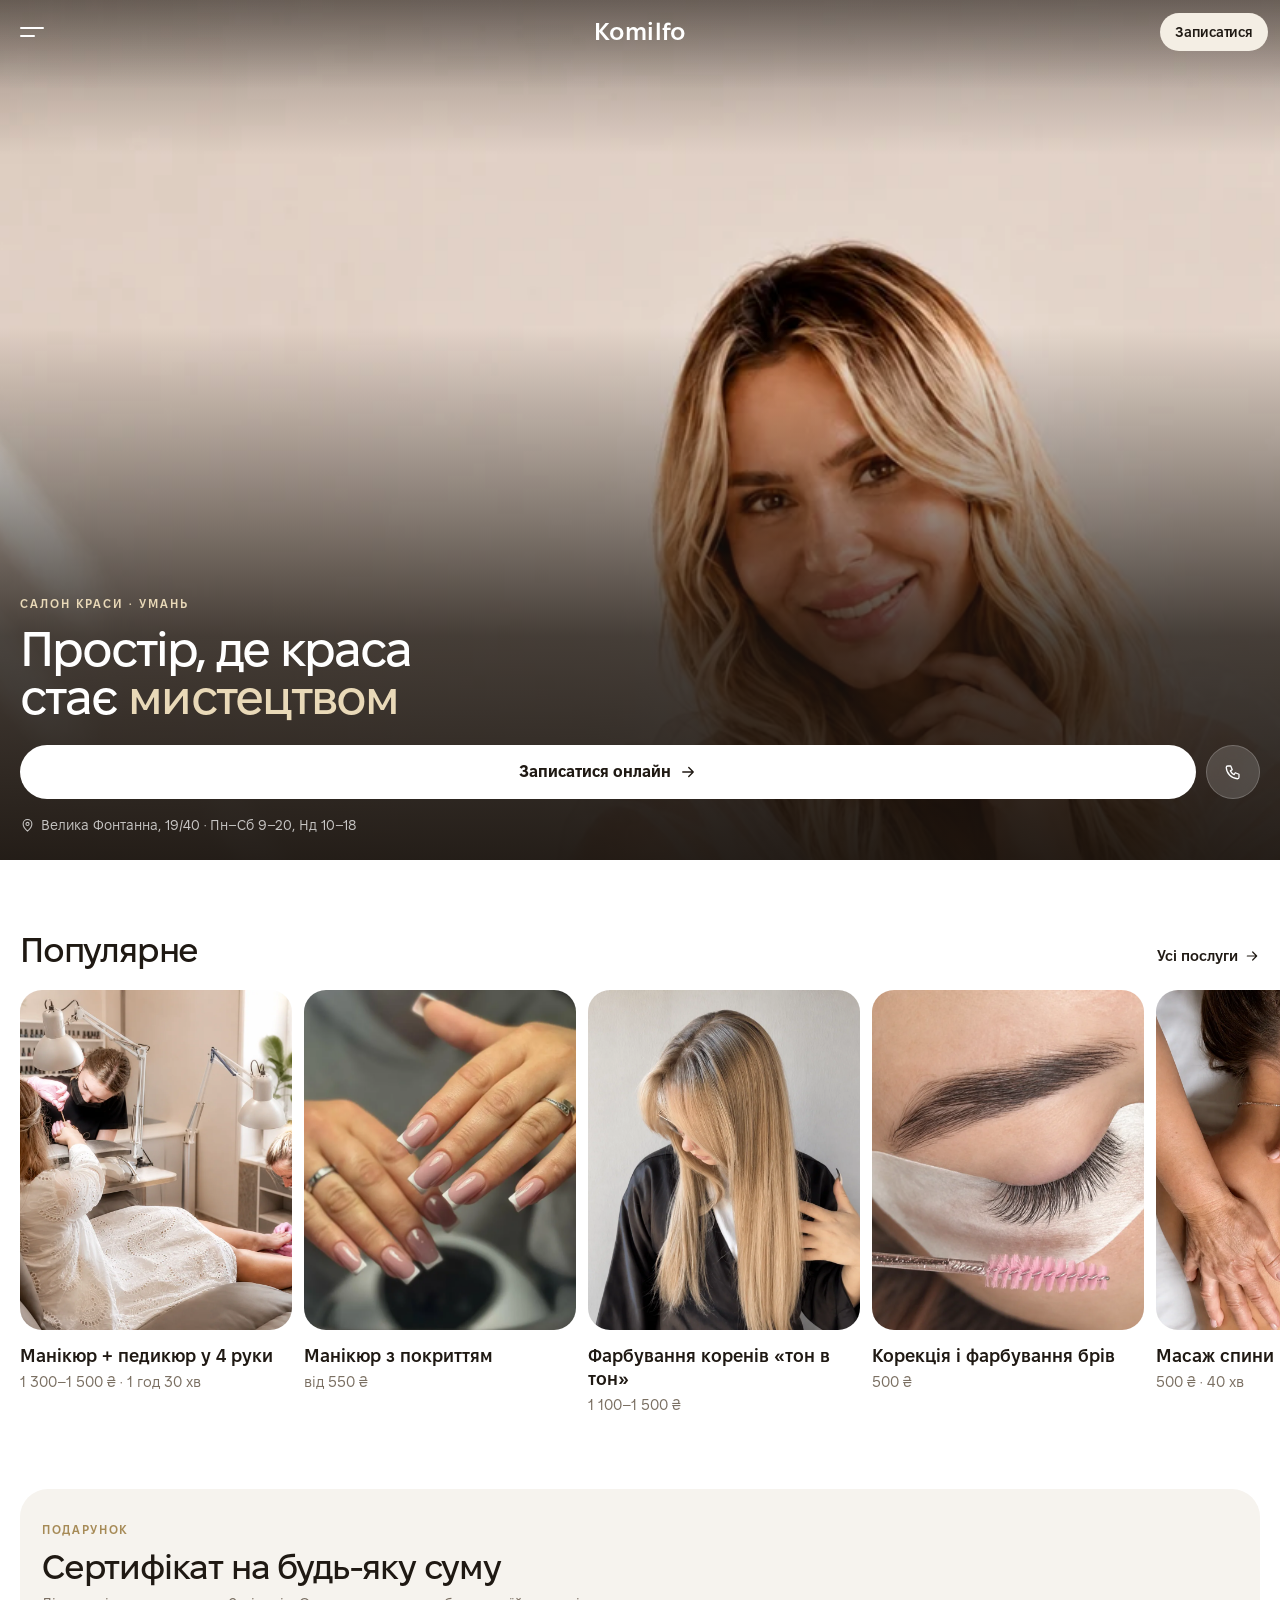
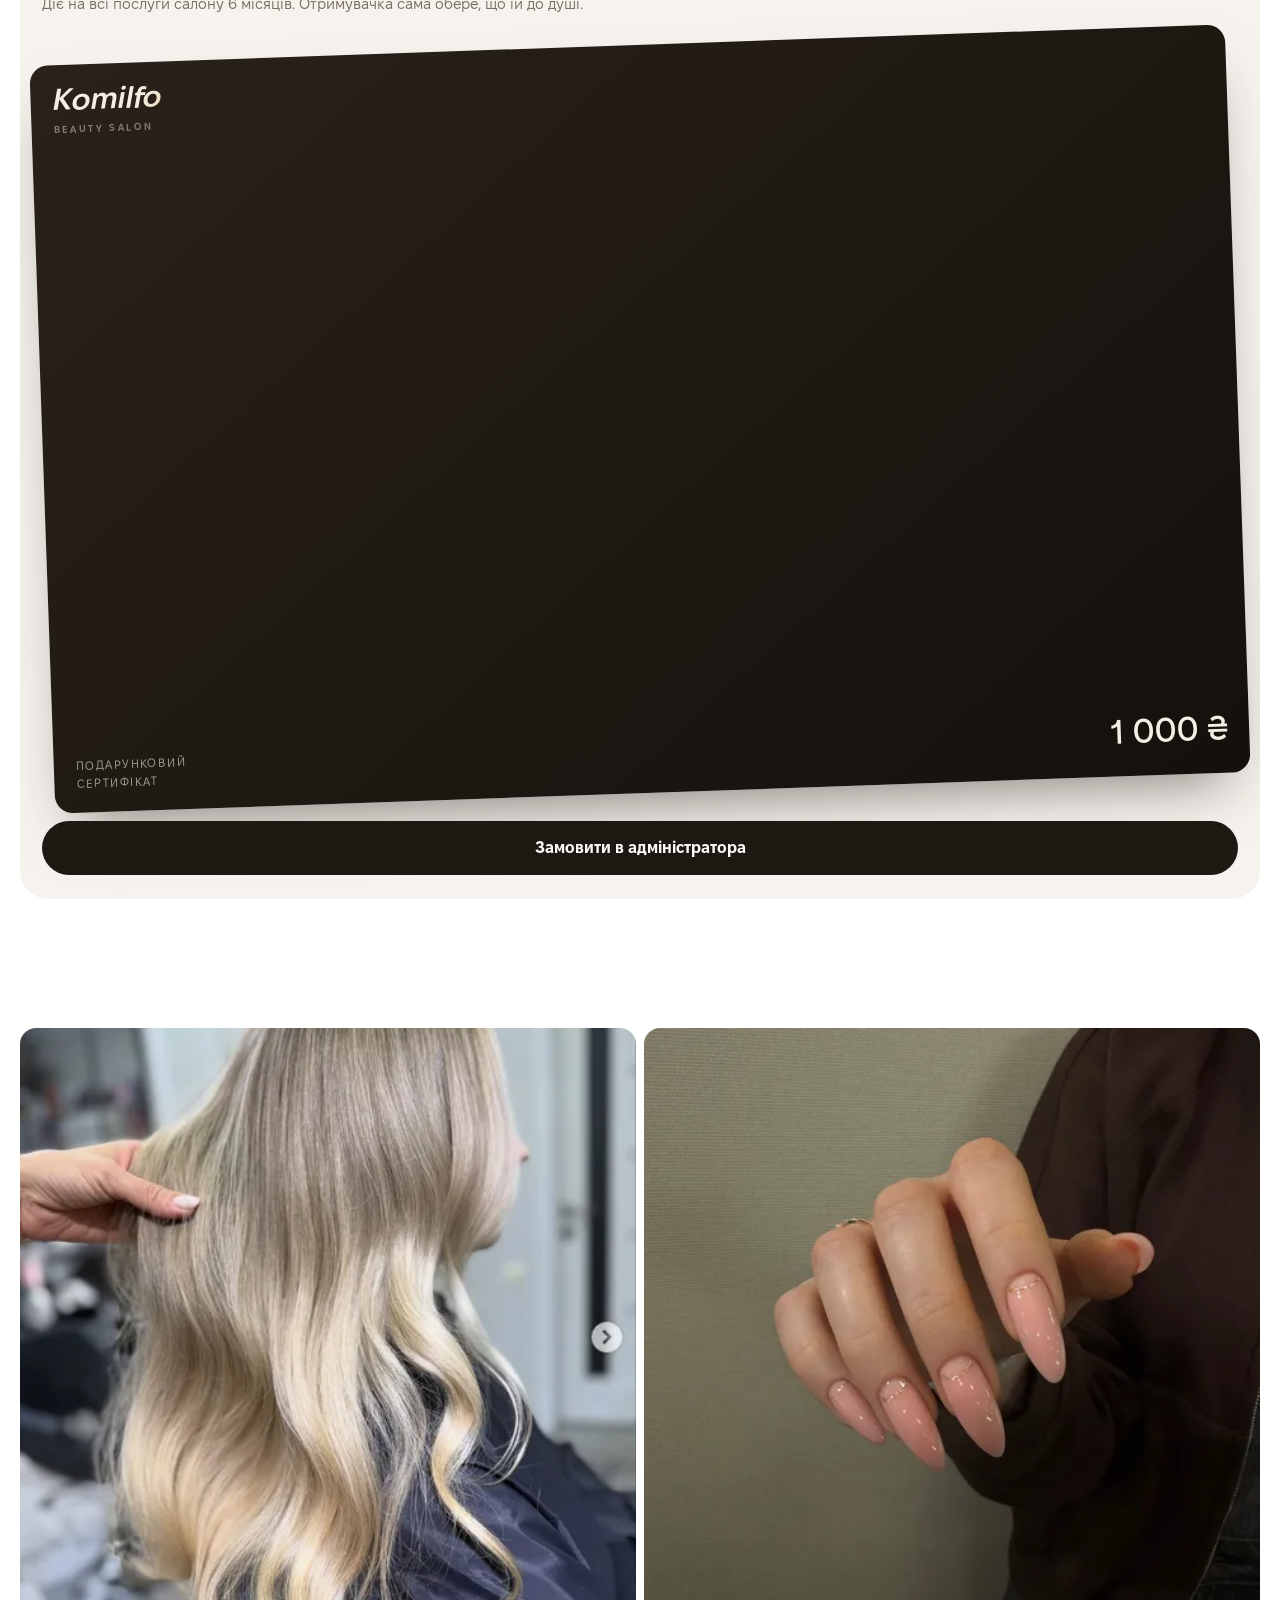
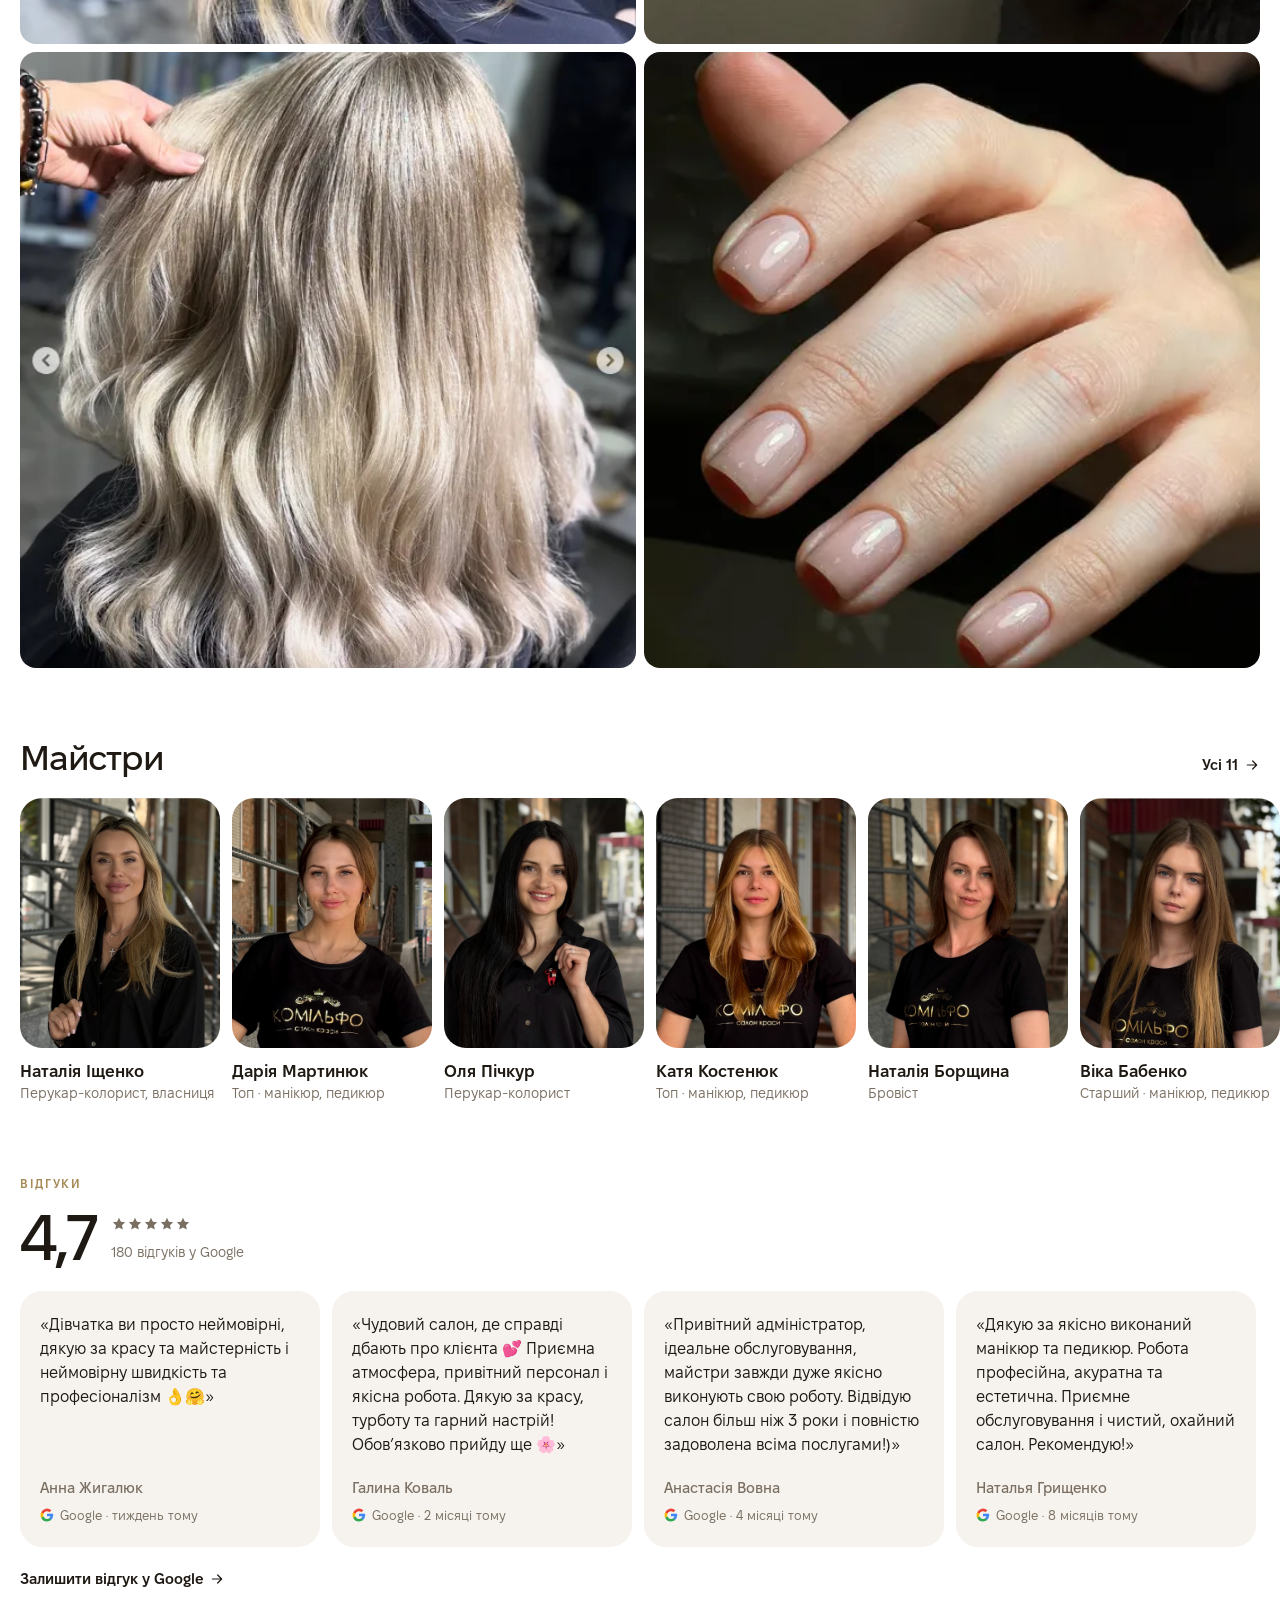
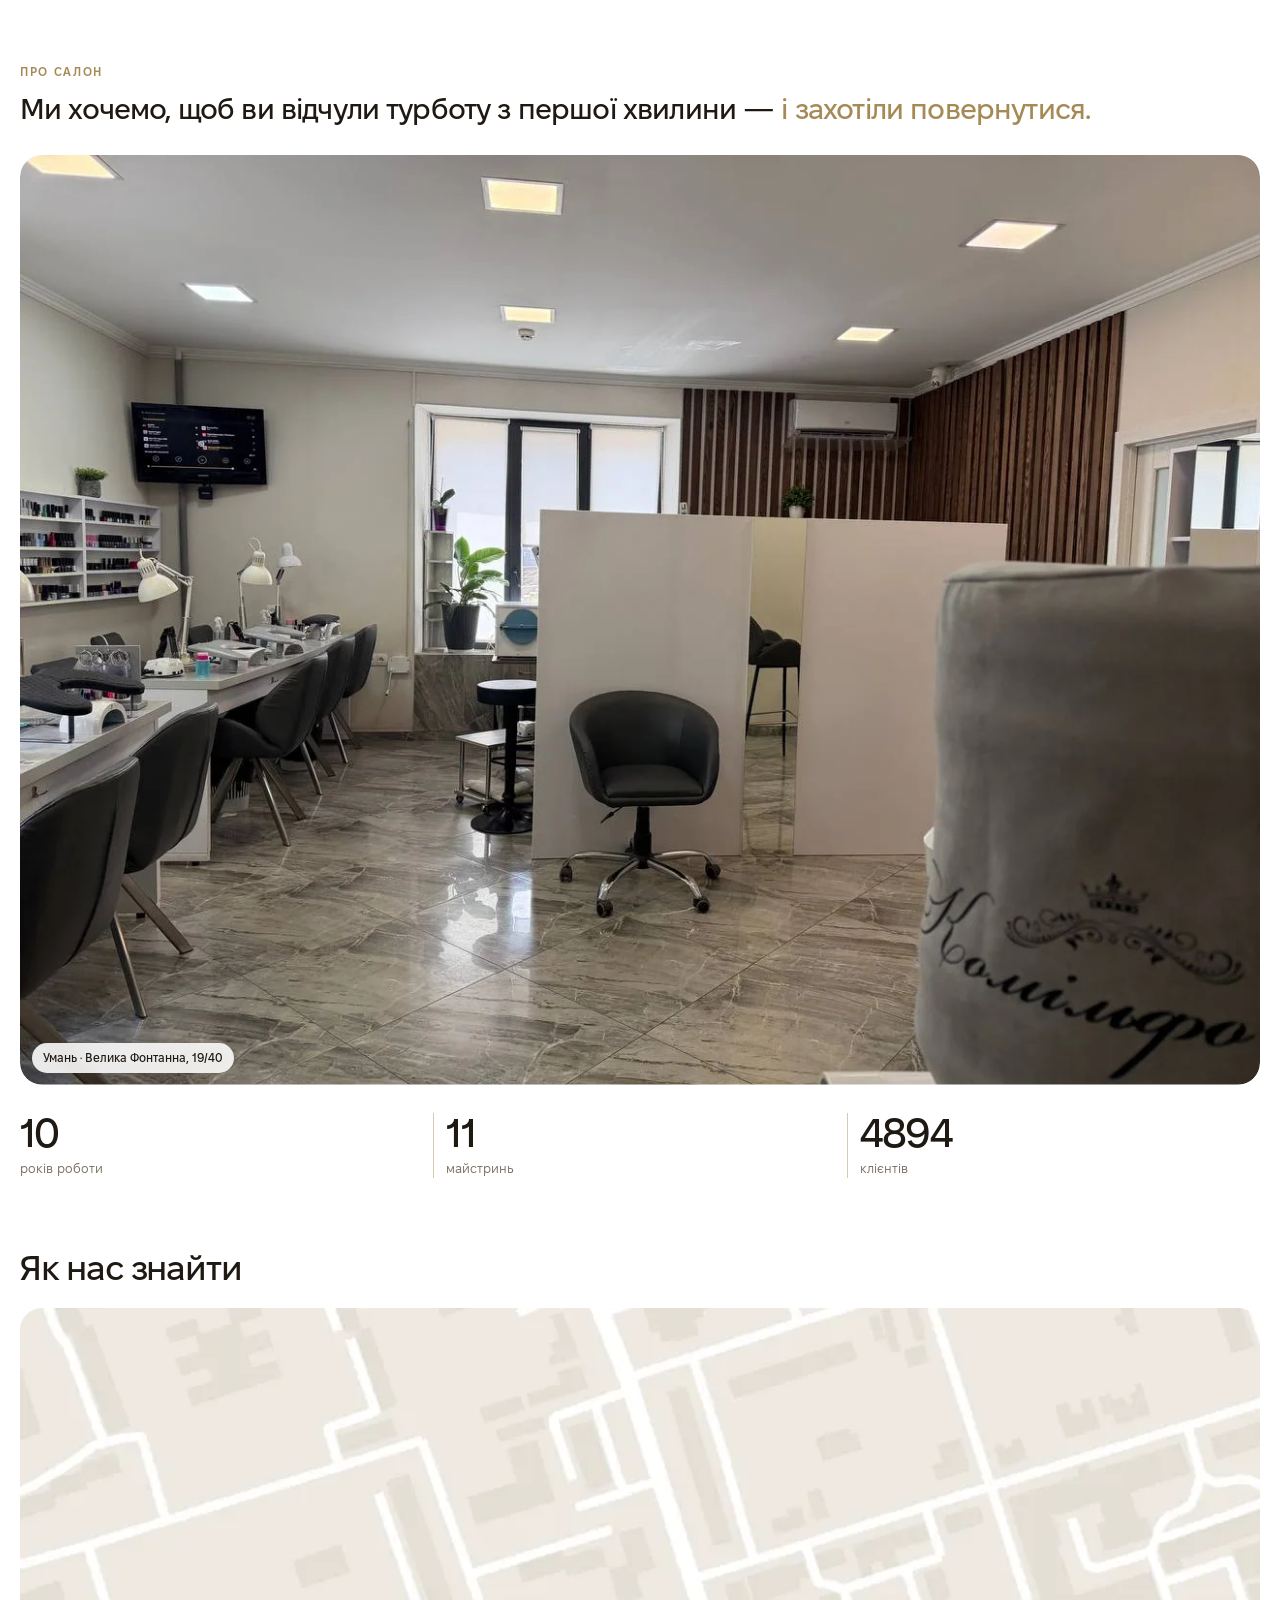
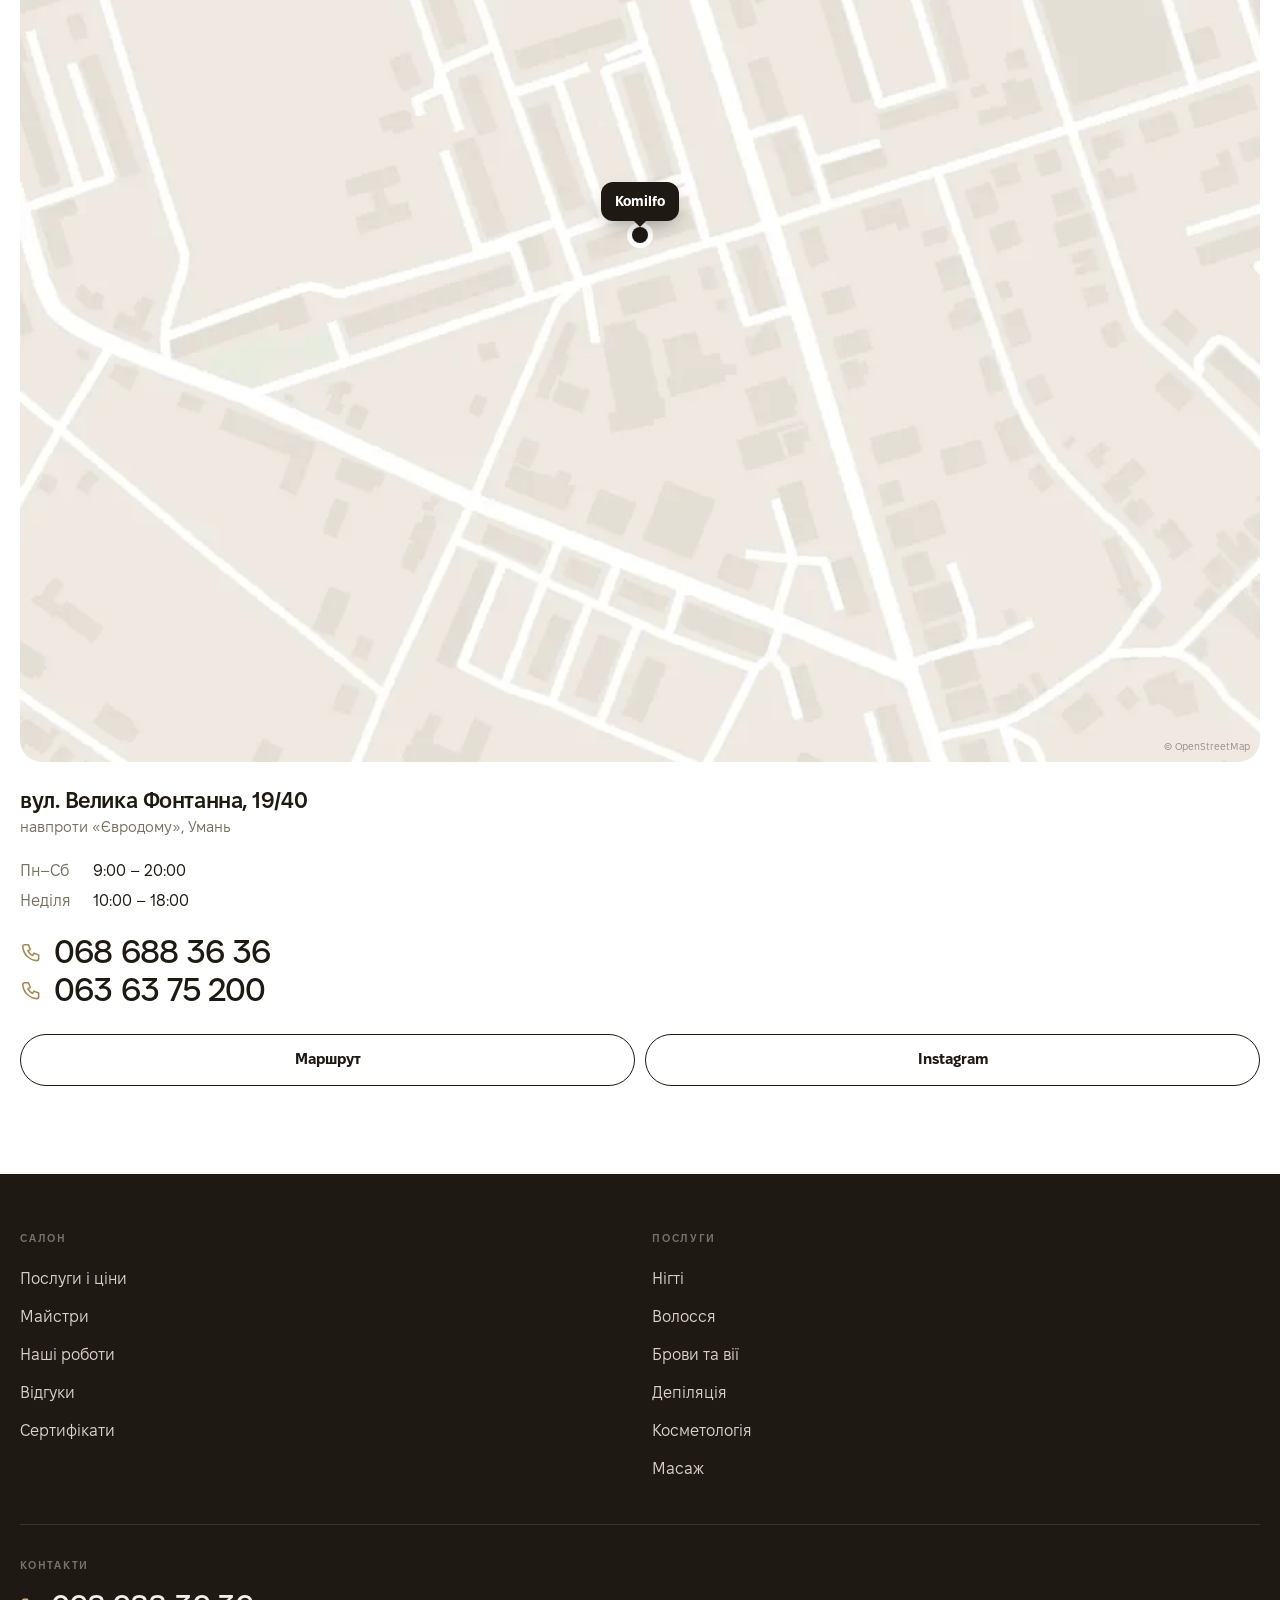
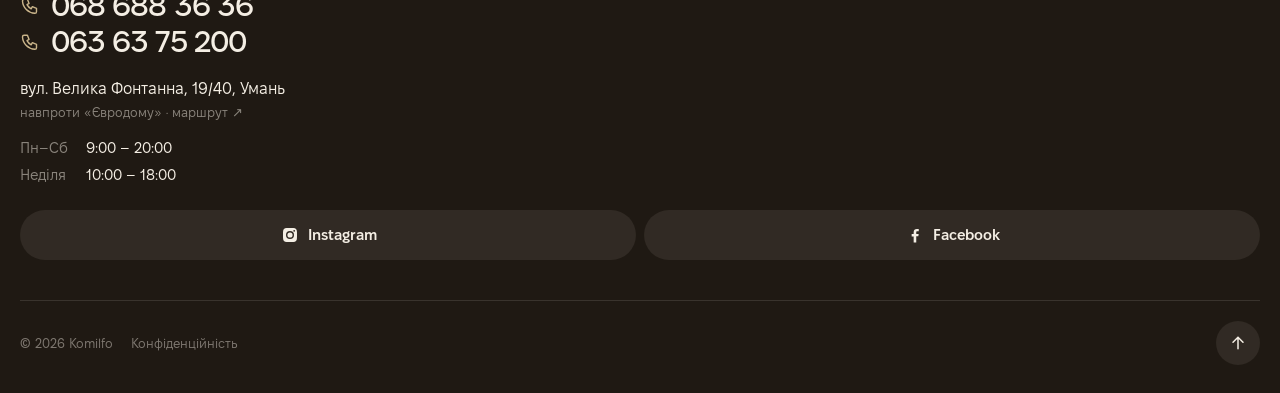
<file: index.html>
<!doctype html>
<html lang="uk">
<head>
<meta charset="utf-8">
<meta name="viewport" content="width=device-width, initial-scale=1, viewport-fit=cover">
<meta name="robots" content="noindex">
<title>Komilfo — салон краси в Умані</title>
<meta name="description" content="Салон краси Комільфо (Komilfo) в Умані, вул. Велика Фонтанна, 19/40. Манікюр і педикюр, стрижки та фарбування, брови й вії, масаж. Онлайн-запис 24/7.">
<meta property="og:type" content="website">
<meta property="og:site_name" content="Komilfo">
<meta property="og:title" content="Komilfo — салон краси в Умані">
<meta property="og:description" content="Салон краси Комільфо (Komilfo) в Умані, вул. Велика Фонтанна, 19/40. Манікюр і педикюр, стрижки та фарбування, брови й вії, масаж. Онлайн-запис 24/7.">
<meta property="og:image" content="https://qwxdt.github.io/komilfo-preview/a/og.jpg">
<meta property="og:image:width" content="1200">
<meta property="og:image:height" content="630">
<meta name="twitter:card" content="summary_large_image">
<link rel="icon" href="a/favicon.svg" type="image/svg+xml">
<link rel="preload" href="a/f/FixelDisplay-SemiBold.woff2" as="font" type="font/woff2" crossorigin>
<script>(()=>{const h=document.documentElement;h.classList.add('js');
if('scrollRestoration' in history)history.scrollRestoration='manual';
let nt='navigate';try{nt=performance.getEntriesByType('navigation')[0].type}catch(e){}
let seen=false;try{seen=sessionStorage.getItem('kf-in')==='1'}catch(e){}
if((nt==='reload'||!seen)&&!matchMedia('(prefers-reduced-motion: reduce)').matches){h.classList.add('ld');h.style.background='#1F1913'}
if(nt==='reload'&&location.hash)history.replaceState(null,'',location.pathname+location.search);
})()</script>
<style>@font-face{font-family:Fixel;src:url(a/f/FixelText-Regular.woff2) format("woff2");font-weight:400;font-display:swap}
@font-face{font-family:Fixel;src:url(a/f/FixelText-Medium.woff2) format("woff2");font-weight:500;font-display:swap}
@font-face{font-family:Fixel;src:url(a/f/FixelText-SemiBold.woff2) format("woff2");font-weight:600;font-display:swap}
@font-face{font-family:Fixel;src:url(a/f/FixelText-Bold.woff2) format("woff2");font-weight:700;font-display:swap}
@font-face{font-family:FixelD;src:url(a/f/FixelDisplay-Medium.woff2) format("woff2");font-weight:500;font-display:swap}
@font-face{font-family:FixelD;src:url(a/f/FixelDisplay-SemiBold.woff2) format("woff2");font-weight:600;font-display:swap}
:root{--bg:#fff;--soft:#F6F3EE;--fg:#1F1913;--mute:#7A6F62;--line:#E9E3D8;--gold:#A68A56;--dark:#1F1913;--ivory:#F4EEE4;--pad:20px;--r:22px;--ease:cubic-bezier(.22,1,.36,1)}
*{box-sizing:border-box;margin:0;padding:0}
html{-webkit-text-size-adjust:100%;scroll-behavior:smooth;scroll-padding-top:132px}
body{background:var(--bg);color:var(--fg);font:400 16px/1.5 Fixel,system-ui,sans-serif;-webkit-font-smoothing:antialiased;overflow-x:hidden}
a{color:inherit;text-decoration:none;-webkit-tap-highlight-color:transparent}
img{display:block;max-width:100%}
svg{width:18px;height:18px;flex:none}
ul,ol{list-style:none}
.wrap{padding:0 var(--pad)}
.over{font-size:12px;letter-spacing:.14em;text-transform:uppercase;color:var(--gold);font-weight:600}
h1,h2{font-family:FixelD,Fixel,sans-serif;font-weight:500;letter-spacing:-.035em}
h2{font-size:34px;line-height:1.05;text-wrap:balance}
.sub{color:var(--mute);font-size:15px;line-height:1.5;margin-top:8px}
.link{display:inline-flex;align-items:center;gap:6px;font-weight:600;font-size:15px;white-space:nowrap}
.link svg{width:16px;height:16px}
section{padding-top:72px}
.head{display:flex;align-items:flex-end;justify-content:space-between;padding:0 var(--pad);margin-bottom:22px;gap:16px}

/* header: burger left · logo center · phone right */
.hdr{position:fixed;top:0;left:0;right:0;z-index:50;display:grid;grid-template-columns:1fr auto 1fr;align-items:center;padding:8px calc(var(--pad) - 12px);padding-top:calc(8px + env(safe-area-inset-top));color:var(--fg);transition:background .35s,color .35s,box-shadow .35s,transform .45s var(--ease)}
.logo{font-family:FixelD,Fixel,sans-serif;font-size:24px;font-weight:600;letter-spacing:.01em;justify-self:center;transition:transform .5s var(--ease)}
.burger{justify-self:start;position:relative;width:48px;height:48px;display:grid;place-items:center;background:none;border:0;padding:0;color:inherit;cursor:pointer;-webkit-tap-highlight-color:transparent}
.burger span{position:absolute;left:12px;height:2px;border-radius:2px;background:currentColor;transition:transform .5s var(--ease),width .5s var(--ease),top .5s var(--ease)}
.burger span:nth-child(1){top:19px;width:24px}
.burger span:nth-child(2){top:27px;width:15px}
.burger:active span{width:24px}
.menu-open .burger span:nth-child(1){top:23px;width:24px;transform:rotate(45deg)}
.menu-open .burger span:nth-child(2){top:23px;width:24px;transform:rotate(-45deg)}
.hcall svg{width:23px;height:23px;transform-origin:50% 60%;animation:ring 5s var(--ease) 2s infinite}
@keyframes ring{0%,80%,100%{transform:none}83%{transform:rotate(-14deg)}86%{transform:rotate(12deg)}89%{transform:rotate(-9deg)}92%{transform:rotate(6deg)}95%{transform:rotate(0)}}
.wave{position:absolute;left:50%;top:50%;width:34px;height:34px;margin:-17px 0 0 -17px;border-radius:50%;background:currentColor;opacity:0;pointer-events:none;animation:wave 5s ease-out 2s infinite}
.wave.w2{animation-delay:2.25s}
@keyframes wave{0%,80%{transform:scale(.4);opacity:0}84%{opacity:.16}100%{transform:scale(1.35);opacity:0}}
.hcall:active svg{transform:scale(.88)}
.hdr.ovr{color:#fff}
.hdr.ovr:before{content:"";position:absolute;inset:0 0 -24px;background:linear-gradient(rgba(24,18,13,.35),rgba(24,18,13,0));pointer-events:none;z-index:-1;transition:opacity .35s}
.hdr.flat,.hdr.solid{background:rgba(255,255,255,.9);backdrop-filter:saturate(1.4) blur(16px);-webkit-backdrop-filter:saturate(1.4) blur(16px);color:var(--fg);box-shadow:0 1px 0 var(--line)}
.hdr.solid:before{opacity:0}
.menu-open .hdr{background:transparent!important;box-shadow:none!important;backdrop-filter:none!important;-webkit-backdrop-filter:none!important;color:var(--ivory)}
.menu-open .hdr:before{opacity:0}
body.p-solid main{padding-top:64px}

/* menu: circular reveal from the burger */
.menu{position:fixed;inset:0;z-index:40;background:var(--dark);color:var(--ivory);clip-path:circle(0 at 32px 34px);visibility:hidden;transition:clip-path .7s cubic-bezier(.7,0,.2,1),visibility 0s .7s;overflow:hidden}
.menu-open .menu{clip-path:circle(150% at 32px 34px);visibility:visible;transition:clip-path .8s cubic-bezier(.7,0,.2,1)}
.menu-open{overflow:hidden}
.mbg{position:absolute;inset:0;opacity:0;transition:opacity 1.2s var(--ease) .2s}
.mbg img{width:100%;height:100%;object-fit:cover;filter:grayscale(.3) brightness(.85);transform:scale(1.12);transition:transform 2.4s var(--ease)}
.mbg:after{content:"";position:absolute;inset:0;background:linear-gradient(rgba(31,25,19,.93),rgba(31,25,19,.86) 50%,rgba(31,25,19,.97))}
.menu-open .mbg{opacity:1}.menu-open .mbg img{transform:scale(1)}
.min{position:relative;height:100%;display:flex;flex-direction:column;padding:calc(84px + env(safe-area-inset-top)) var(--pad) calc(22px + env(safe-area-inset-bottom));overflow-y:auto}
.menu ol{flex:1;display:flex;flex-direction:column;justify-content:center;align-items:center;text-align:center;padding:8px 0 24px}
.menu li{overflow:hidden}
.menu li a{display:flex;justify-content:center;padding:6px 0;font-family:FixelD,Fixel,sans-serif;font-size:clamp(38px,12.4vw,54px);font-weight:500;letter-spacing:-.035em;line-height:1.12;transform:translateY(105%);transition:transform .5s var(--ease),color .3s}
.menu li small{font:600 11px Fixel,sans-serif;color:var(--gold);letter-spacing:.1em;width:18px;flex:none;transform:translateY(-.9em)}
.menu li a span{background:linear-gradient(currentColor,currentColor) 50% 100%/0 2px no-repeat;transition:background-size .5s var(--ease)}
.menu li a.cur{color:#E9D9B8}
.menu li a.cur span{background-size:100% 2px}
.menu li a:active span{background-size:100% 2px}
.menu-open .menu li a{transform:none;transition:transform .9s var(--ease)}
.menu-open .menu li:nth-child(1) a{transition-delay:.22s}.menu-open .menu li:nth-child(2) a{transition-delay:.27s}.menu-open .menu li:nth-child(3) a{transition-delay:.32s}.menu-open .menu li:nth-child(4) a{transition-delay:.37s}.menu-open .menu li:nth-child(5) a{transition-delay:.42s}.menu-open .menu li:nth-child(6) a{transition-delay:.47s}
.mchips,.mbot{opacity:0;transform:translateY(16px);transition:opacity .3s,transform .3s}
.menu-open .mchips,.menu-open .mbot{opacity:1;transform:none;transition:opacity .8s var(--ease) .5s,transform .8s var(--ease) .5s}
.menu-open .mbot{transition-delay:.58s}
.mchips{display:flex;flex-wrap:wrap;gap:6px;margin:22px 0 26px}
.mchips a{height:34px;padding:0 13px;border-radius:999px;background:rgba(244,238,228,.09);display:flex;align-items:center;font-size:13px;font-weight:600;color:rgba(244,238,228,.85)}
.mcta{width:100%;background:var(--ivory);color:var(--fg);justify-content:space-between;padding:0 8px 0 24px;height:58px}
.mcta svg{width:42px;height:42px;padding:12px;border-radius:50%;background:var(--fg);color:var(--ivory);transition:transform .4s var(--ease)}
.mcta:active svg{transform:translateX(4px)}
.mrow{display:flex;flex-direction:column;align-items:center;gap:14px;text-align:center;padding-top:22px;border-top:1px solid rgba(244,238,228,.12)}
.mtel{display:block;font-family:FixelD,Fixel,sans-serif;font-size:26px;font-weight:500;letter-spacing:-.03em;line-height:1.1}
.mopen{display:flex;align-items:center;justify-content:center;gap:7px;margin-top:6px;font-size:13px;color:rgba(244,238,228,.6)}
.mopen i{width:7px;height:7px;border-radius:50%;background:#B9A88E;flex:none}
.mopen.on i{background:#7FD49A;box-shadow:0 0 0 0 rgba(127,212,154,.6);animation:pulse 2s infinite}
@keyframes pulse{70%{box-shadow:0 0 0 7px rgba(127,212,154,0)}100%{box-shadow:0 0 0 0 rgba(127,212,154,0)}}
.maddr{font-size:13px;color:rgba(244,238,228,.45);margin-top:10px;text-align:center}

/* buttons */
.btns{display:flex;gap:10px;margin-top:24px}
.btn{height:54px;border-radius:999px;display:inline-flex;align-items:center;justify-content:center;gap:8px;font-weight:700;font-size:16px;padding:0 24px;transition:transform .15s}
.btn:active{transform:scale(.97)}
.btn.w{background:#fff;color:var(--fg);flex:1}
.btn.g{background:rgba(255,255,255,.16);color:#fff;backdrop-filter:blur(10px);-webkit-backdrop-filter:blur(10px);width:54px;padding:0;border:1px solid rgba(255,255,255,.2)}
.btn.d{background:var(--fg);color:#fff;width:100%;margin-top:28px}
.btn.o{border:1.5px solid var(--fg);color:var(--fg);flex:1;height:52px;font-size:15px}

/* hero (variant 1 + deep darkening of variant 3) */
.hero{position:relative;height:100svh;min-height:600px;max-height:860px;overflow:hidden;background:#2a211a;padding:0}
.hero img{position:absolute;inset:0;width:100%;height:100%;object-fit:cover;object-position:100% 0%;transform:scale(1.1);transform-origin:100% 0%}
@keyframes kb{from{transform:scale(1.08)}to{transform:scale(1)}}
.hero:after{content:"";position:absolute;inset:0;background:linear-gradient(to top,rgba(24,18,13,.94) 0%,rgba(24,18,13,.78) 26%,rgba(24,18,13,.34) 46%,rgba(24,18,13,0) 62%),linear-gradient(to bottom,rgba(24,18,13,.38),rgba(24,18,13,0) 18%)}
.hero .txt{position:absolute;left:0;right:0;bottom:0;z-index:2;padding:0 var(--pad) calc(24px + env(safe-area-inset-bottom));color:#fff}
.hero .kick{font-size:12px;letter-spacing:.16em;text-transform:uppercase;font-weight:600;color:#E9D9B8}
.hero h1{font-size:clamp(30px,11.2vw,48px);line-height:1;margin-top:12px;letter-spacing:-.04em;white-space:nowrap}
.hero h1 i{font-style:normal;color:#E9D9B8}
.hero .meta{display:flex;align-items:center;gap:6px;margin-top:16px;font-size:clamp(10.5px,3.3vw,14px);white-space:nowrap;color:rgba(255,255,255,.74)}
.hero .meta svg{width:15px;height:15px}
.hero .txt>*{animation:up .8s var(--ease) both}
.hero .txt>:nth-child(2){animation-delay:.08s}.hero .txt>:nth-child(3){animation-delay:.16s}.hero .txt>:nth-child(4){animation-delay:.24s}.hero .txt>:nth-child(5){animation-delay:.32s}
@keyframes up{from{opacity:0;transform:translateY(18px)}to{opacity:1;transform:none}}

/* category chips under hero */
.cats-s{padding-top:20px}
.cats{display:flex;gap:8px;overflow-x:auto;padding:0 var(--pad);scrollbar-width:none}
.cats::-webkit-scrollbar{display:none}
.cat{flex:none;display:flex;align-items:center;gap:10px;height:56px;padding:0 14px 0 6px;border-radius:999px;background:var(--soft);font-weight:600;font-size:15px;white-space:nowrap}
.cat img{width:44px;height:44px;border-radius:50%;object-fit:cover}
.cat svg{width:14px;height:14px;color:var(--mute)}

/* rails */
.rail{display:flex;gap:12px;overflow-x:auto;scroll-snap-type:x mandatory;padding:0 var(--pad);scrollbar-width:none;scroll-padding:0 var(--pad)}
.rail::-webkit-scrollbar{display:none}
.rail>*{scroll-snap-align:start;flex:0 0 auto}
.svc{width:min(272px,74vw)}
.svc .ph{aspect-ratio:4/5;border-radius:var(--r);overflow:hidden;background:var(--soft)}
.svc .ph img{width:100%;height:100%;object-fit:cover}
.svc h3{font-size:18px;font-weight:600;line-height:1.3;margin-top:14px}
.svc .p{font-size:15px;margin-top:4px;color:var(--mute)}
.mst{width:min(200px,52vw)}
.mst.sm{width:min(160px,42vw)}
.mst .ph{aspect-ratio:4/5;border-radius:var(--r);overflow:hidden;background:var(--soft)}
.mst .ph img{width:100%;height:100%;object-fit:cover}
.mst h3{font-size:17px;font-weight:600;margin-top:12px;line-height:1.3}
.mst .r{font-size:14px;color:var(--mute);margin-top:2px;line-height:1.35}

/* tier switch (CSS only) */
.lvi{position:absolute;opacity:0;pointer-events:none}
.seg{position:relative;display:grid;grid-template-columns:repeat(3,1fr);background:var(--soft);border-radius:999px;padding:4px;margin-top:22px}
.seg.n2{grid-template-columns:repeat(2,1fr)}
.seg label{position:relative;z-index:1;height:44px;display:grid;place-items:center;font-weight:600;font-size:15px;cursor:pointer;color:var(--mute);transition:color .25s}
.seg i{position:absolute;top:4px;bottom:4px;left:4px;width:calc((100% - 8px)/3);border-radius:999px;background:var(--fg);transition:transform .35s var(--ease)}
.seg.n2 i{width:calc((100% - 8px)/2)}
.lv1:checked~.seg i{transform:translateX(100%)}
.lv2:checked~.seg i{transform:translateX(200%)}
.lv0:checked~.seg label:nth-child(1),.lv1:checked~.seg label:nth-child(2),.lv2:checked~.seg label:nth-child(3){color:#fff}
.lvi:focus-visible~.seg{outline:2px solid var(--gold);outline-offset:2px}
.t{display:none}
.lv0:checked~* .t0,.lv1:checked~* .t1,.lv2:checked~* .t2,.lv0:checked~.t0,.lv1:checked~.t1,.lv2:checked~.t2{display:inline;animation:fade .3s}
.who.t{font-size:14px;color:var(--mute);margin-top:14px}
.lv0:checked~.who.t0,.lv1:checked~.who.t1,.lv2:checked~.who.t2{display:block}
@keyframes fade{from{opacity:0}to{opacity:1}}

/* price list */
.pl{margin-top:18px;border-top:1px solid var(--line)}
.pl li{display:flex;justify-content:space-between;align-items:baseline;gap:16px;padding:15px 0;border-bottom:1px solid var(--line);font-size:15px;line-height:1.35}
.pl .n{flex:1;min-width:0}
.pl small{display:block;color:var(--mute);font-size:13px;margin-top:3px}
.pl .pr{font-weight:600;white-space:nowrap;font-size:16px;font-variant-numeric:tabular-nums;text-align:right}
.tag{display:inline-block;margin-top:5px;font-size:11px;font-weight:600;letter-spacing:.04em;color:var(--gold);background:#F6EFE2;border-radius:6px;padding:2px 7px}
.note{font-size:13px;color:var(--mute);margin-top:12px;line-height:1.45}
.hint{font-size:13px;color:var(--mute);margin-top:10px}

/* levels box on home */
.lvls{padding-left:var(--pad);padding-right:var(--pad)}
.lbox{background:var(--soft);border-radius:28px;padding:30px 20px 22px}
.lbox h2{margin-top:10px;font-size:30px}
.lbox .seg{background:#fff}
.lbox .pl{border-color:#E4DCCE}.lbox .pl li{border-color:#E4DCCE}
.lbox.plain .btn{margin-top:24px;width:100%;flex:none}

/* works */
.works{display:grid;grid-template-columns:1fr 1fr;gap:8px;padding:0 var(--pad)}
.works img{width:100%;height:100%;object-fit:cover;border-radius:16px}
.works .t{grid-row:span 2;aspect-ratio:3/5.2}
.works .s{aspect-ratio:1}

/* reviews */
.score{display:flex;align-items:center;gap:16px;margin-top:12px}
.score b{font-family:FixelD,Fixel,sans-serif;font-size:64px;font-weight:500;line-height:1;letter-spacing:-.04em}
.score span{display:block;font-size:14px;color:var(--mute);margin-top:4px}
.stars{display:inline-flex;gap:2px;color:var(--gold)}
.stars svg{width:16px;height:16px}.stars svg.off{color:#E4DCCE}
.qs{display:flex;gap:12px;overflow-x:auto;scroll-snap-type:x mandatory;padding:22px var(--pad) 0;scroll-padding:0 var(--pad);scrollbar-width:none}
.qs:after{content:'';flex:0 0 1px}
.qs::-webkit-scrollbar{display:none}
.q{flex:0 0 min(300px,80vw);scroll-snap-align:start;background:var(--soft);border-radius:var(--r);padding:22px 20px;display:flex;flex-direction:column;justify-content:space-between;gap:20px}
.q blockquote{font-size:16px;line-height:1.5}
.q figcaption{display:flex;flex-direction:column;gap:6px;font-size:14px;color:var(--mute)}
.q .qn{color:var(--ink);font-weight:500;font-size:15px}
.q .qd{display:flex;align-items:center;gap:6px;font-size:13px}
.q .gg{width:14px;height:14px;flex:none}
.revs .wrap+.wrap{margin-top:20px}
.revs>.wrap:last-child{margin-top:20px}

/* about */
.about .big{font-family:FixelD,Fixel,sans-serif;font-weight:500;font-size:28px;line-height:1.2;letter-spacing:-.03em;margin-top:12px;text-wrap:pretty}
.about .big em{font-style:normal;color:var(--gold)}
.about .pic{position:relative;margin:28px var(--pad) 0;border-radius:var(--r);overflow:hidden;aspect-ratio:4/3}
.about .pic img{width:100%;height:100%;object-fit:cover;display:block}
.about .ptag{position:absolute;left:12px;bottom:12px;font-size:12px;font-weight:500;color:var(--fg);background:rgba(255,255,255,.88);-webkit-backdrop-filter:blur(8px);backdrop-filter:blur(8px);border-radius:999px;padding:6px 11px;white-space:nowrap}
.js .about .pic.rv{opacity:1;transform:none;clip-path:inset(10% 6% 10% 6% round var(--r));transition:clip-path 1s var(--ease)}
.js .about .pic.rv img{transform:scale(1.08);transition:transform 1.2s var(--ease)}
.js .about .pic.rv .ptag{opacity:0;transform:translateY(6px);transition:opacity .5s .6s var(--ease),transform .5s .6s var(--ease)}
.js .about .pic.rv.in{clip-path:inset(0 0 0 0 round var(--r))}
.js .about .pic.rv.in img{transform:none}
.js .about .pic.rv.in .ptag{opacity:1;transform:none}
.facts{display:grid;grid-template-columns:repeat(3,1fr);padding:28px var(--pad) 0}
.facts>div{padding:0 12px;border-left:1px solid rgba(166,138,86,.45)}
.facts>div:first-child{padding-left:0;border-left:0}
.facts b{display:block;font-family:FixelD,Fixel,sans-serif;font-weight:500;font-size:40px;line-height:1;letter-spacing:-.04em;white-space:nowrap}
.facts small{display:block;margin-top:6px;font-size:13px;color:var(--mute)}

/* certificate */
.cert{margin:0 var(--pad);background:var(--soft);border-radius:28px;padding:32px 22px 24px;overflow:hidden}
.cert h2{margin-top:10px}
.card{margin:30px auto 0;width:100%;aspect-ratio:1.6;border-radius:18px;background:linear-gradient(140deg,#2A221A,#14100C);color:var(--ivory);padding:20px 22px;display:flex;flex-direction:column;justify-content:space-between;box-shadow:0 30px 60px -24px rgba(31,25,19,.55);transform:rotate(-4deg);transition:transform .8s var(--ease)}
.cert.in .card{transform:rotate(-2deg)}
.card .l{font-family:FixelD,Fixel,sans-serif;font-size:30px;font-weight:600;line-height:1}
.card .l i{display:inline-block;font-style:normal;font-synthesis:none;transform:skewX(-12deg);padding:0 .1em 0 .02em;letter-spacing:-.01em;background:linear-gradient(100deg,#F4EEE4 30%,#E2CC9E 50%,#F4EEE4 70%) 0 0/250% 100%;-webkit-background-clip:text;background-clip:text;color:transparent;animation:shine 6s ease-in-out infinite}
.card .lsub{display:block;margin-top:8px;font:600 10px Fixel,sans-serif;letter-spacing:.24em;text-transform:uppercase;color:rgba(244,238,228,.45)}
@keyframes shine{0%,60%{background-position:100% 0}100%{background-position:-50% 0}}
.card .row{display:flex;justify-content:space-between;align-items:flex-end;font-size:12px;letter-spacing:.12em;text-transform:uppercase;color:rgba(244,238,228,.6)}
.card .row{gap:10px}
.card .row b{white-space:nowrap;font-family:FixelD,Fixel,sans-serif;font-size:clamp(26px,8.6vw,34px);font-weight:500;letter-spacing:0;text-transform:none;color:var(--ivory)}

/* contacts */
.map{display:block;margin:0 var(--pad);border-radius:var(--r);overflow:hidden;aspect-ratio:4/3.4;position:relative;background:var(--soft)}
.map img{width:100%;height:100%;object-fit:cover}
.pin{position:absolute;left:50%;top:50%;transform:translate(-50%,calc(-100% - 14px));background:var(--fg);color:#fff;font-size:14px;font-weight:700;padding:9px 14px;border-radius:12px;white-space:nowrap;box-shadow:0 8px 20px -6px rgba(0,0,0,.35)}
.pin:after{content:"";position:absolute;left:50%;bottom:-6px;margin-left:-6px;border:6px solid transparent;border-bottom:0;border-top-color:var(--fg)}
.dot{position:absolute;left:50%;top:50%;width:16px;height:16px;margin:-8px 0 0 -8px;border-radius:50%;background:var(--fg);box-shadow:0 0 0 5px #fff}
.osm{position:absolute;right:10px;bottom:8px;font-size:10px;color:#9a9086}
.info{padding:24px var(--pad) 0}
.info .addr{font-size:22px;font-weight:600;line-height:1.3;letter-spacing:-.02em}
.info .sub{margin-top:2px}
.hours{margin-top:20px;display:grid;grid-template-columns:auto 1fr;gap:6px 22px;font-size:16px}
.hours dt{color:var(--mute)}
.tel{display:flex;width:fit-content;align-items:center;gap:12px;white-space:nowrap;font-family:FixelD,Fixel,sans-serif;font-size:32px;font-weight:500;line-height:1.2;letter-spacing:-.03em;margin-top:20px}
.tel svg{width:.7em;height:.7em;flex:none;color:var(--gold)}
.tel+.tel{margin-top:0}
.row2{display:flex;gap:10px;margin-top:24px}

/* footer */
.foot{margin-top:88px;background:var(--dark);color:var(--ivory);padding:56px var(--pad) calc(28px + env(safe-area-inset-bottom));overflow:hidden}
.foot h4{font-size:11px;letter-spacing:.16em;text-transform:uppercase;font-weight:600;color:rgba(244,238,228,.42);margin-bottom:14px}
.fcta h2{margin-top:0;font-size:38px;line-height:1.04}
.fcta h2 i{font-style:normal;color:#E9D9B8}
.fcta .mcta{margin-top:26px}
.fcols{display:grid;grid-template-columns:1fr 1fr;gap:24px;margin-top:52px;padding-top:32px;border-top:1px solid rgba(244,238,228,.12)}
.foot>.fcols:first-child{margin-top:0;padding-top:0;border-top:0}
.fcol a{display:block;padding:7px 0;font-size:16px;color:rgba(244,238,228,.86);transition:color .2s}
.fcol a:active{color:#E9D9B8}
.fcon{margin-top:36px;padding-top:32px;border-top:1px solid rgba(244,238,228,.12)}
.ftel{display:flex;width:fit-content;align-items:center;gap:11px;white-space:nowrap;font-family:FixelD,Fixel,sans-serif;font-size:30px;font-weight:500;letter-spacing:-.03em;line-height:1.2}
.ftel svg{width:.66em;height:.66em;flex:none;color:#C9B48A}
.faddr{display:block;margin-top:18px;font-size:16px;line-height:1.4}
.faddr small{display:block;font-size:13px;color:rgba(244,238,228,.5);margin-top:3px}
.fhrs{display:grid;grid-template-columns:auto 1fr;gap:4px 18px;margin-top:16px;font-size:15px}
.fhrs dt{color:rgba(244,238,228,.5)}
.fsoc{display:flex;gap:8px;margin-top:24px}
.fsoc a{flex:1;display:flex;align-items:center;justify-content:center;gap:8px;height:50px;border-radius:999px;background:rgba(244,238,228,.08);font-weight:600;font-size:15px;transition:background .25s,transform .2s}
.fsoc a:active{transform:scale(.97);background:rgba(244,238,228,.14)}
.fsoc svg{width:20px;height:20px}
.fword{display:block;font-family:FixelD,Fixel,sans-serif;font-weight:600;font-size:24vw;line-height:.9;letter-spacing:-.045em;margin:52px 0 0;padding:0 .14em 0 .04em;white-space:nowrap;text-align:center;color:transparent;background:linear-gradient(180deg,rgba(244,238,228,.92),rgba(244,238,228,.12));-webkit-background-clip:text;background-clip:text;font-style:normal;font-synthesis:none;transform:skewX(-12deg)}
.flegal{display:flex;align-items:center;gap:18px;margin-top:40px;padding-top:20px;border-top:1px solid rgba(244,238,228,.12);font-size:13px;color:rgba(244,238,228,.45)}
.flegal .ftop{margin-left:auto;width:44px;height:44px;display:grid;place-items:center;border-radius:50%;background:rgba(244,238,228,.08);color:var(--ivory)}
.flegal .ftop svg{width:20px;height:20px;transition:transform .4s var(--ease)}
.flegal .ftop:active svg{transform:translateY(-4px)}

/* sticky CTA */
.sticky{position:fixed;left:12px;right:12px;bottom:calc(12px + env(safe-area-inset-bottom));z-index:15;display:flex;gap:8px;padding:6px;border-radius:999px;background:rgba(31,25,19,.92);backdrop-filter:blur(14px);-webkit-backdrop-filter:blur(14px);box-shadow:0 12px 30px -10px rgba(0,0,0,.45);transition:transform .4s var(--ease),opacity .3s;opacity:0;transform:translateY(130%);pointer-events:none}
.show-sticky .sticky{opacity:1;transform:none;pointer-events:auto}
.sticky a{height:48px;border-radius:999px;display:flex;align-items:center;justify-content:center;font-weight:700;font-size:15px}
.sticky .b{flex:1;background:#fff;color:var(--fg);padding:0 12px;white-space:nowrap;overflow:hidden;text-overflow:ellipsis}
.sticky .c{width:48px;color:#fff}
.sticky .c svg{width:20px;height:20px}

/* inner page top + tabs */
.top{padding:28px var(--pad) 0}
.top h1{font-size:44px;line-height:1;letter-spacing:-.04em}
.tabsw{position:sticky;top:calc(68px + env(safe-area-inset-top));z-index:10;background:rgba(255,255,255,.94);backdrop-filter:blur(14px);-webkit-backdrop-filter:blur(14px);margin-top:22px;border-bottom:1px solid var(--line)}
.tabs{display:flex;gap:6px;overflow-x:auto;padding:10px var(--pad);scrollbar-width:none}
.tabs::-webkit-scrollbar{display:none}
.tab{flex:none;height:38px;padding:0 16px;border-radius:999px;background:var(--soft);display:flex;align-items:center;font-weight:600;font-size:14px;white-space:nowrap;transition:background .2s,color .2s}
.tab.on{background:var(--fg);color:#fff}

/* services page */
.cat-sec{padding-top:44px}
.cover{position:relative;margin:0 var(--pad);border-radius:var(--r);overflow:hidden;aspect-ratio:16/10;background:var(--soft)}
.cover img{width:100%;height:100%;object-fit:cover}
.cover:after{content:"";position:absolute;inset:0;background:linear-gradient(to top,rgba(24,18,13,.75),rgba(24,18,13,0) 60%)}
.ct{position:absolute;left:18px;right:18px;bottom:16px;z-index:1;color:#fff;display:flex;justify-content:space-between;align-items:flex-end;gap:12px}
.ct h2{font-size:30px}
.ct span{font-size:13px;color:rgba(255,255,255,.8);white-space:nowrap;padding-bottom:4px}
.faces{display:flex;align-items:center;gap:12px;margin:14px var(--pad) 0;padding:10px 14px 10px 10px;border-radius:999px;background:var(--soft);font-size:14px;font-weight:600}
.faces span:nth-child(2){flex:1}
.fc{display:flex}
.fc img{width:32px;height:32px;border-radius:50%;object-fit:cover;border:2px solid var(--soft);margin-left:-8px}
.fc img:first-child{margin-left:0}
.faces svg{width:15px;height:15px;color:var(--mute)}
.grp{position:relative;padding:30px var(--pad) 0}
.gh h3{font-size:21px;font-weight:600;letter-spacing:-.015em}
.grp .seg{margin-top:14px}
.cat-sec>.wrap .btn{margin-top:26px}
.rules{padding-top:56px}
.rules h3{font-size:21px;font-weight:600}

/* masters page */
.mg{padding-top:40px}
.gh2{display:flex;align-items:baseline;gap:10px;padding:0 var(--pad);margin-bottom:18px}
.gh2 h2{font-size:30px}
.gh2 span{font-size:15px;color:var(--mute);font-weight:600}
.mgrid{display:grid;grid-template-columns:1fr 1fr;gap:24px 12px;padding:0 var(--pad)}
.m .ph{position:relative;aspect-ratio:4/5;border-radius:20px;overflow:hidden;background:var(--soft)}
.m .ph img{width:100%;height:100%;object-fit:cover}
.lvb{position:absolute;left:10px;top:10px;z-index:1;font-size:12px;font-weight:700;padding:5px 10px;border-radius:999px;background:rgba(255,255,255,.92);color:var(--fg)}
.m h3{font-size:16px;font-weight:600;margin-top:10px;line-height:1.3}
.m .r{font-size:13px;color:var(--mute);margin-top:2px;line-height:1.35}
.mg+.lvls{padding-top:56px}

/* master profile */
.phero{position:relative;height:min(78svh,640px);min-height:480px;overflow:hidden;padding:0;background:var(--soft)}
.phero img{position:absolute;inset:0;width:100%;height:100%;object-fit:cover;animation:kb 14s var(--ease) both}
.phero:after{content:"";position:absolute;inset:0;background:linear-gradient(to top,rgba(24,18,13,.9) 0%,rgba(24,18,13,.55) 24%,rgba(24,18,13,0) 50%),linear-gradient(to bottom,rgba(24,18,13,.35),rgba(24,18,13,0) 20%)}
.phero .txt{position:absolute;left:var(--pad);right:var(--pad);bottom:24px;z-index:2;color:#fff}
.phero .lvb{position:static;display:inline-block;margin-bottom:12px}
.phero h1{font-size:42px;line-height:1;letter-spacing:-.04em}
.phero p{margin-top:8px;color:rgba(255,255,255,.82);font-size:16px}
.backb{position:absolute;z-index:3;left:var(--pad);top:calc(72px + env(safe-area-inset-top));width:40px;height:40px;border-radius:50%;display:grid;place-items:center;background:rgba(255,255,255,.16);color:#fff;border:1px solid rgba(255,255,255,.2);backdrop-filter:blur(10px);-webkit-backdrop-filter:blur(10px)}
.pact .btn{margin-top:20px}
.psv{padding-top:48px}
.psv .head{margin-bottom:0}
.more{margin-top:18px}

/* reveal */
.js .rv{opacity:0;transform:translateY(22px);transition:opacity .8s var(--ease),transform .8s var(--ease)}
.js .rv.in{opacity:1;transform:none}
@media (prefers-reduced-motion:reduce){.menu li a,.mchips,.mbot{transform:none!important;opacity:1!important}*,*:before,*:after{animation:none!important;transition:none!important}.js .rv{opacity:1;transform:none}.js .about .pic.rv{clip-path:none}.js .about .pic.rv img,.js .about .pic.rv .ptag{transform:none;opacity:1}}
@media (max-width:359px){:root{--pad:16px}h2{font-size:30px}.top h1{font-size:38px}.tel{font-size:28px}.facts b{font-size:32px}.facts>div{padding:0 8px}.about .ptag{font-size:11px}.score b{font-size:54px}.phero h1{font-size:36px}}

/* header book button */
.hbook{justify-self:end;position:relative;overflow:hidden;display:flex;align-items:center;height:38px;padding:0 15px;margin-right:4px;border-radius:999px;background:var(--fg);color:var(--ivory);font-size:14px;font-weight:600;letter-spacing:-.01em;transition:background .35s,color .35s,transform .2s;-webkit-tap-highlight-color:transparent}
.hbook:after{content:"";position:absolute;top:0;bottom:0;left:-60%;width:40%;background:linear-gradient(100deg,transparent,rgba(255,255,255,.35),transparent);transform:skewX(-20deg);animation:sheen 5s ease-in-out 1.5s infinite}
@keyframes sheen{0%,75%{left:-60%}100%{left:130%}}
.hbook:active{transform:scale(.95)}
.hdr.ovr:not(.solid) .hbook{background:var(--ivory);color:var(--fg)}
.menu-open .hbook{background:var(--ivory)!important;color:var(--fg)!important}
@media (max-width:340px){.hbook{padding:0 12px;font-size:13px;height:36px}.logo{font-size:21px}}
@media (prefers-reduced-motion:reduce){.hbook:after{animation:none}}

@media (max-width:340px){.card .row span{font-size:10px}.cert .btn{font-size:14px;padding:0 16px}}

/* page loader v3: works flip inside an arch → arch opens into the hero (seamless) */
.ldr{display:none}
.ld .ldr{display:block;position:fixed;inset:0;z-index:100;background:var(--dark);color:var(--ivory);overflow:hidden}
.ld:not(.ld-end) body{overflow:hidden}
.lbx{position:absolute;left:0;top:0;width:100%;height:clamp(600px,100svh,860px);--aw:min(54vw,230px);--ah:calc(var(--aw)*1.38);--ay:calc(50% - var(--ah)/2 - 22px)}
.lgw{position:absolute;inset:0;overflow:hidden;clip-path:inset(calc(var(--ay) + var(--ah)) calc(50% - var(--aw)/2) calc(100% - var(--ay) - var(--ah)) calc(50% - var(--aw)/2) round calc(var(--aw)/2) calc(var(--aw)/2) 0 0);will-change:clip-path}
.lgh{position:absolute;inset:0}
.lgh img{position:absolute;inset:0;width:100%;height:100%;object-fit:cover;object-position:100% 0%;transform:scale(1.24);transform-origin:100% 0%}
.lgh:after{content:"";position:absolute;inset:0;opacity:0;background:linear-gradient(to top,rgba(24,18,13,.94) 0%,rgba(24,18,13,.78) 26%,rgba(24,18,13,.34) 46%,rgba(24,18,13,0) 62%),linear-gradient(to bottom,rgba(24,18,13,.38),rgba(24,18,13,0) 18%)}
.lga{position:absolute;left:calc(50% - var(--aw)/2);top:var(--ay);width:var(--aw);height:var(--ah);background:var(--dark)}
.lga img{position:absolute;inset:0;width:100%;height:100%;object-fit:cover;opacity:0;transform:scale(1.14)}
.lga img.on{opacity:1;transform:scale(1);transition:transform .7s var(--ease)}
.lh .lga{opacity:0;transition:opacity .22s}
.lk{position:absolute;left:0;right:0;top:calc(var(--ay) - 34px);text-align:center;font-size:10.5px;font-weight:500;letter-spacing:.42em;padding-left:.42em;text-transform:uppercase;color:rgba(244,238,228,.55);opacity:0;transform:translateY(8px)}
.lcap{position:absolute;left:calc(50% - var(--aw)/2);width:var(--aw);top:calc(var(--ay) + var(--ah) + 22px);display:flex;justify-content:space-between;align-items:baseline;opacity:0;transform:translateY(8px)}
.lcap:before{content:"";position:absolute;left:0;right:0;top:-11px;height:1px;background:rgba(244,238,228,.14)}
.lcap:after{content:"";position:absolute;left:0;right:0;top:-11px;height:1px;background:#C9A96E;transform-origin:0 50%;transform:scaleX(var(--p,0))}
.lnm{font-family:FixelD,Fixel,sans-serif;font-weight:600;font-size:21px;line-height:1;letter-spacing:.04em}
.lcnt{font-size:12px;font-weight:500;letter-spacing:.14em;font-variant-numeric:tabular-nums;color:#E9D9B8}
.ld-go .lgw{clip-path:inset(var(--ay) calc(50% - var(--aw)/2) calc(100% - var(--ay) - var(--ah)) calc(50% - var(--aw)/2) round calc(var(--aw)/2) calc(var(--aw)/2) 0 0);transition:clip-path .85s cubic-bezier(.65,0,.35,1)}
.ld-go .lk,.ld-go .lcap{opacity:1;transform:none;transition:opacity .6s .25s var(--ease),transform .8s .25s var(--ease)}
.ld-out .ldr{pointer-events:none}
.ld-out .lgw{clip-path:inset(0 0 0 0 round 0 0 0 0);transition:clip-path 1s cubic-bezier(.76,0,.24,1)}
.ld-out .lgh img{transform:scale(1.1);transition:transform 1.1s cubic-bezier(.76,0,.24,1)}
.ld-out .lgh:after{opacity:1;transition:opacity .7s .3s}
.ld-out .lk,.ld-out .lcap{opacity:0;transform:translateY(-10px);transition:opacity .3s,transform .5s var(--ease)}
.ld-nh.ld-out .ldr{opacity:0;transition:opacity .5s .45s}
.ld-end .ldr{opacity:0;transition:opacity .35s}
/* hero entrance after loader */
.ld .hero .txt>*,.ldd .hero .txt>*{animation:none}
.ld:not(.ld-out) .phero img{animation-play-state:paused}
.ld .hero .txt>*,.ld .hdr{opacity:0;transform:translateY(18px)}
.ld-end .hero .txt>*,.ld-end .hdr{opacity:1;transform:none;transition:opacity .6s cubic-bezier(.22,1,.36,1),transform .8s cubic-bezier(.22,1,.36,1)}
.ld-end .hero .txt>*:nth-child(2){transition-delay:.07s}.ld-end .hero .txt>*:nth-child(3){transition-delay:.14s}.ld-end .hero .txt>*:nth-child(4){transition-delay:.21s}
</style>
</head>
<body class="p-over">
<div class="ldr" aria-hidden="true"><div class="lbx"><div class="lgw"><div class="lgh"><img src="a/hero/hero-mobile.webp" alt=""></div><div class="lga"><img src="a/gallery/g1.webp" alt="" class="on"><img src="a/gallery/g2.webp" alt=""><img src="a/gallery/g3.webp" alt=""><img src="a/gallery/g9.webp" alt=""><img src="a/gallery/g7.webp" alt=""><img src="a/gallery/g5.webp" alt=""></div></div><p class="lk">салон краси · Умань</p><div class="lcap"><span class="lnm">Komilfo</span><span class="lcnt">000</span></div></div></div>
<svg width="0" height="0" style="position:absolute" aria-hidden="true">
<symbol id="arr" viewBox="0 0 24 24" fill="none" stroke="currentColor" stroke-width="1.8" stroke-linecap="round" stroke-linejoin="round"><path d="M5 12h14M13 6l6 6-6 6"/></symbol>
<symbol id="back" viewBox="0 0 24 24" fill="none" stroke="currentColor" stroke-width="1.8" stroke-linecap="round" stroke-linejoin="round"><path d="M15 6l-6 6 6 6"/></symbol>
<symbol id="phone" viewBox="0 0 24 24" fill="none" stroke="currentColor" stroke-width="1.7" stroke-linecap="round" stroke-linejoin="round"><path d="M5 4h4l2 5-2.5 1.5a11 11 0 0 0 5 5L15 13l5 2v4a2 2 0 0 1-2 2A16 16 0 0 1 3 6a2 2 0 0 1 2-2"/></symbol>
<symbol id="menu" viewBox="0 0 24 24" fill="none" stroke="currentColor" stroke-width="1.8" stroke-linecap="round"><path d="M4 9h16M4 15h16"/></symbol>
<symbol id="x" viewBox="0 0 24 24" fill="none" stroke="currentColor" stroke-width="1.8" stroke-linecap="round"><path d="M6 6l12 12M18 6L6 18"/></symbol>
<symbol id="star" viewBox="0 0 24 24"><path fill="currentColor" d="M12 2.8l2.8 5.9 6.4.8-4.7 4.4 1.2 6.4L12 17.1l-5.7 3.2 1.2-6.4L2.8 9.5l6.4-.8z"/></symbol>
<symbol id="pin" viewBox="0 0 24 24" fill="none" stroke="currentColor" stroke-width="1.7" stroke-linecap="round" stroke-linejoin="round"><path d="M12 21s-7-6.2-7-11.5A7 7 0 0 1 19 9.5C19 14.8 12 21 12 21z"/><circle cx="12" cy="9.5" r="2.5"/></symbol>
</svg>
<header class="hdr ovr" id="top">
  <button class="burger" type="button" aria-label="Меню" aria-expanded="false" aria-controls="menu"><span></span><span></span></button>
  <a class="logo" href="index.html">Komilfo</a>
  <a class="hbook" href="zapis.html"><span>Записатися</span></a>
</header>
<nav class="menu" id="menu" aria-label="Меню" aria-hidden="true">
  <div class="mbg"><img src="a/about/salon.webp" alt="" loading="lazy"></div>
  <div class="min">
    <ol>
      <li><a href="index.html" data-p="index"><span>Головна</span></a></li>
      <li><a href="poslugy.html" data-p="poslugy"><span>Послуги і ціни</span></a></li>
      <li><a href="majstry.html" data-p="majstry"><span>Майстри</span></a></li>
      <li><a href="index.html#works"><span>Наші роботи</span></a></li>
      <li><a href="index.html#reviews"><span>Відгуки</span></a></li>
      <li><a href="index.html#contacts"><span>Контакти</span></a></li>
    </ol>
    <div class="mbot">
      <div class="mrow">
        <div><a class="mtel" href="tel:+380686883636">068 688 36 36</a><p class="mopen"><i></i><span>Пн–Сб 9–20, Нд 10–18</span></p></div>
      </div>
      <p class="maddr">вул. Велика Фонтанна, 19/40, Умань</p>
    </div>
  </div>
</nav>
<main>

<section class="hero" data-hero>
  <img src="a/hero/hero-mobile.webp" alt="" fetchpriority="high">
  <div class="txt">
    <p class="kick">Салон краси · Умань</p>
    <h1>Простір, де&nbsp;краса<br>стає&nbsp;<i>мистецтвом</i></h1>
    <div class="btns">
      <a class="btn w" href="zapis.html">Записатися онлайн <svg><use href="#arr"/></svg></a>
      <a class="btn g" href="tel:+380686883636" aria-label="Подзвонити"><svg><use href="#phone"/></svg></a>
    </div>
    <p class="meta"><svg><use href="#pin"/></svg>Велика Фонтанна, 19/40 · Пн–Сб 9–20, Нд 10–18</p>
  </div>
</section>

<section id="svc">
  <div class="head rv"><h2>Популярне</h2><a class="link" href="poslugy.html">Усі послуги <svg><use href="#arr"/></svg></a></div>
  <div class="rail"><a class="svc" href="zapis.html"><div class="ph"><img src="a/services/manikyur-pedykyur-4-ruky.webp" alt="" loading="lazy"></div><h3>Манікюр + педикюр у&nbsp;4&nbsp;руки</h3><div class="p">1 300–1 500 ₴ · 1 год 30 хв</div></a><a class="svc" href="zapis.html"><div class="ph"><img src="a/services/manikiur-pokryttia.webp" alt="" loading="lazy"></div><h3>Манікюр з покриттям</h3><div class="p">від 550 ₴</div></a><a class="svc" href="zapis.html"><div class="ph"><img src="a/services/farbuvannia-koreniv.webp" alt="" loading="lazy"></div><h3>Фарбування коренів «тон в тон»</h3><div class="p">1 100–1 500 ₴</div></a><a class="svc" href="zapis.html"><div class="ph"><img src="a/services/korektsiia-briv.webp" alt="" loading="lazy"></div><h3>Корекція і фарбування брів</h3><div class="p">500 ₴</div></a><a class="svc" href="zapis.html"><div class="ph"><img src="a/services/masazh-spyny.webp" alt="" loading="lazy"></div><h3>Масаж спини</h3><div class="p">500 ₴ · 40 хв</div></a></div>
</section>

<section id="cert">
  <div class="cert rv">
    <p class="over">Подарунок</p>
    <h2>Сертифікат на будь-яку суму</h2>
    <p class="sub">Діє на всі послуги салону 6 місяців. Отримувачка сама обере, що їй до душі.</p>
    <div class="card"><div class="l"><i>Komilfo</i><span class="lsub">beauty salon</span></div><div class="row"><span>Подарунковий<br>сертифікат</span><b>1 000 ₴</b></div></div>
    <a class="btn d" href="tel:+380686883636">Замовити в адміністратора</a>
  </div>
</section>

<section id="works">
  <div class="head rv"><h2>Наші роботи</h2><a class="link" href="https://www.instagram.com/umankomilfosalon">Instagram <svg><use href="#arr"/></svg></a></div>
  <div class="works rv">
    <img class="t" src="a/gallery/g1.webp" alt="Робота салону" loading="lazy">
    <img class="s" src="a/gallery/g5.webp" alt="Робота салону" loading="lazy">
    <img class="s" src="a/gallery/g4.webp" alt="Робота салону" loading="lazy">
    <img class="s" src="a/gallery/g6.webp" alt="Робота салону" loading="lazy">
    <img class="t" src="a/gallery/g9.webp" alt="Робота салону" loading="lazy">
    <img class="s" src="a/gallery/g7.webp" alt="Робота салону" loading="lazy">
  </div>
</section>

<section id="team">
  <div class="head rv"><h2>Майстри</h2><a class="link" href="majstry.html">Усі 11 <svg><use href="#arr"/></svg></a></div>
  <div class="rail"><a class="mst" href="majster-nataliia-ishchenko.html"><div class="ph"><img src="a/masters/nataliia-ishchenko.webp" alt="Наталія Іщенко" style="object-position:45.1% 50%" loading="lazy"></div><h3>Наталія Іщенко</h3><div class="r">Перукар-колорист, власниця</div></a><a class="mst" href="majster-dariia-martyniuk.html"><div class="ph"><img src="a/masters/dariia-martyniuk.webp" alt="Дарія Мартинюк" style="object-position:56.6% 50%" loading="lazy"></div><h3>Дарія Мартинюк</h3><div class="r">Топ · манікюр, педикюр</div></a><a class="mst" href="majster-olia-pichkur.html"><div class="ph"><img src="a/masters/olia-pichkur.webp" alt="Оля Пічкур" style="object-position:51.4% 50%" loading="lazy"></div><h3>Оля Пічкур</h3><div class="r">Перукар-колорист</div></a><a class="mst" href="majster-kateryna-kosteniuk.html"><div class="ph"><img src="a/masters/kateryna-kosteniuk.webp" alt="Катерина Костенюк" style="object-position:50.3% 50%" loading="lazy"></div><h3>Катя Костенюк</h3><div class="r">Топ · манікюр, педикюр</div></a><a class="mst" href="majster-nataliia-borshchyna.html"><div class="ph"><img src="a/masters/nataliia-borshchyna.webp" alt="Наталія Борщина" style="object-position:64.5% 50%" loading="lazy"></div><h3>Наталія Борщина</h3><div class="r">Бровіст</div></a><a class="mst" href="majster-viktoriia-babenko.html"><div class="ph"><img src="a/masters/viktoriia-babenko.webp" alt="Вікторія Бабенко" style="object-position:39.5% 50%" loading="lazy"></div><h3>Віка Бабенко</h3><div class="r">Старший · манікюр, педикюр</div></a><a class="mst" href="majster-liubov-petrivna.html"><div class="ph"><img src="a/masters/liubov-petrivna.webp" alt="Любов Петрівна" style="object-position:60% 50%" loading="lazy"></div><h3>Любов Петрівна</h3><div class="r">Майстер масажу</div></a><a class="mst" href="majster-viktoriia-sviatenko.html"><div class="ph"><img src="a/masters/viktoriia-sviatenko.webp" alt="Вікторія Святенко" style="object-position:42.5% 50%" loading="lazy"></div><h3>Віка Святенко</h3><div class="r">Старший · манікюр, педикюр</div></a></div>
</section>

<section id="reviews" class="revs">
  <div class="wrap rv"><p class="over">Відгуки</p>
    <div class="score"><b>4,7</b><div><span class="stars" aria-label="5 з 5"><svg class=""><use href="#star"/></svg><svg class=""><use href="#star"/></svg><svg class=""><use href="#star"/></svg><svg class=""><use href="#star"/></svg><svg class=""><use href="#star"/></svg></span><span>180 відгуків у Google</span></div></div>
  </div>
  <div class="qs"><figure class="q rv"><blockquote>«Дівчатка ви просто неймовірні, дякую за красу та майстерність і неймовірну швидкість та професіоналізм 👌🤗»</blockquote><figcaption><span class="qn">Анна Жигалюк</span><span class="qd"><svg class="gg" viewBox="0 0 24 24" aria-hidden="true"><path fill="#4285F4" d="M22.6 12.2c0-.8-.1-1.5-.2-2.2H12v4.2h5.9a5 5 0 0 1-2.2 3.3v2.7h3.6c2.1-1.9 3.3-4.8 3.3-8z"/><path fill="#34A853" d="M12 23c3 0 5.5-1 7.3-2.7l-3.6-2.7c-1 .7-2.2 1.1-3.7 1.1-2.9 0-5.3-1.9-6.2-4.5H2.1v2.8A11 11 0 0 0 12 23z"/><path fill="#FBBC05" d="M5.8 14.2a6.6 6.6 0 0 1 0-4.3V7.1H2.1a11 11 0 0 0 0 9.9l3.7-2.8z"/><path fill="#EA4335" d="M12 5.4c1.6 0 3.1.6 4.2 1.7l3.2-3.2A11 11 0 0 0 2.1 7.1l3.7 2.8C6.7 7.3 9.1 5.4 12 5.4z"/></svg>Google · тиждень тому</span></figcaption></figure><figure class="q rv"><blockquote>«Чудовий салон, де справді дбають про клієнта 💕 Приємна атмосфера, привітний персонал і якісна робота. Дякую за красу, турботу та гарний настрій! Обов’язково прийду ще 🌸»</blockquote><figcaption><span class="qn">Галина Коваль</span><span class="qd"><svg class="gg" viewBox="0 0 24 24" aria-hidden="true"><path fill="#4285F4" d="M22.6 12.2c0-.8-.1-1.5-.2-2.2H12v4.2h5.9a5 5 0 0 1-2.2 3.3v2.7h3.6c2.1-1.9 3.3-4.8 3.3-8z"/><path fill="#34A853" d="M12 23c3 0 5.5-1 7.3-2.7l-3.6-2.7c-1 .7-2.2 1.1-3.7 1.1-2.9 0-5.3-1.9-6.2-4.5H2.1v2.8A11 11 0 0 0 12 23z"/><path fill="#FBBC05" d="M5.8 14.2a6.6 6.6 0 0 1 0-4.3V7.1H2.1a11 11 0 0 0 0 9.9l3.7-2.8z"/><path fill="#EA4335" d="M12 5.4c1.6 0 3.1.6 4.2 1.7l3.2-3.2A11 11 0 0 0 2.1 7.1l3.7 2.8C6.7 7.3 9.1 5.4 12 5.4z"/></svg>Google · 2 місяці тому</span></figcaption></figure><figure class="q rv"><blockquote>«Привітний адміністратор, ідеальне обслуговування, майстри завжди дуже якісно виконують свою роботу. Відвідую салон більш ніж 3 роки і повністю задоволена всіма послугами!)»</blockquote><figcaption><span class="qn">Анастасія Вовна</span><span class="qd"><svg class="gg" viewBox="0 0 24 24" aria-hidden="true"><path fill="#4285F4" d="M22.6 12.2c0-.8-.1-1.5-.2-2.2H12v4.2h5.9a5 5 0 0 1-2.2 3.3v2.7h3.6c2.1-1.9 3.3-4.8 3.3-8z"/><path fill="#34A853" d="M12 23c3 0 5.5-1 7.3-2.7l-3.6-2.7c-1 .7-2.2 1.1-3.7 1.1-2.9 0-5.3-1.9-6.2-4.5H2.1v2.8A11 11 0 0 0 12 23z"/><path fill="#FBBC05" d="M5.8 14.2a6.6 6.6 0 0 1 0-4.3V7.1H2.1a11 11 0 0 0 0 9.9l3.7-2.8z"/><path fill="#EA4335" d="M12 5.4c1.6 0 3.1.6 4.2 1.7l3.2-3.2A11 11 0 0 0 2.1 7.1l3.7 2.8C6.7 7.3 9.1 5.4 12 5.4z"/></svg>Google · 4 місяці тому</span></figcaption></figure><figure class="q rv"><blockquote>«Дякую за якісно виконаний манікюр та педикюр. Робота професійна, акуратна та естетична. Приємне обслуговування і чистий, охайний салон. Рекомендую!»</blockquote><figcaption><span class="qn">Наталья Грищенко</span><span class="qd"><svg class="gg" viewBox="0 0 24 24" aria-hidden="true"><path fill="#4285F4" d="M22.6 12.2c0-.8-.1-1.5-.2-2.2H12v4.2h5.9a5 5 0 0 1-2.2 3.3v2.7h3.6c2.1-1.9 3.3-4.8 3.3-8z"/><path fill="#34A853" d="M12 23c3 0 5.5-1 7.3-2.7l-3.6-2.7c-1 .7-2.2 1.1-3.7 1.1-2.9 0-5.3-1.9-6.2-4.5H2.1v2.8A11 11 0 0 0 12 23z"/><path fill="#FBBC05" d="M5.8 14.2a6.6 6.6 0 0 1 0-4.3V7.1H2.1a11 11 0 0 0 0 9.9l3.7-2.8z"/><path fill="#EA4335" d="M12 5.4c1.6 0 3.1.6 4.2 1.7l3.2-3.2A11 11 0 0 0 2.1 7.1l3.7 2.8C6.7 7.3 9.1 5.4 12 5.4z"/></svg>Google · 8 місяців тому</span></figcaption></figure></div>
  <div class="wrap"><a class="link" href="https://www.google.com/maps/place/%D0%A1%D0%B0%D0%BB%D0%BE%D0%BD+%D0%9A%D0%BE%D0%BC%D1%96%D0%BB%D1%8C%D1%84%D0%BE/@48.7542458,30.2164114,17z/data=!4m8!3m7!1s0x40d20dba61fd5ef1:0xb4afdaf0a76fca92!8m2!3d48.7542458!4d30.2164114!9m1!1b1!16s%2Fg%2F11hdjc7wnh?hl=uk" target="_blank" rel="noopener">Залишити відгук у Google <svg><use href="#arr"/></svg></a></div>
</section>

<section class="about" id="about">
  <div class="wrap rv"><p class="over">Про салон</p>
  <p class="big">Ми хочемо, щоб ви відчули турботу з&nbsp;першої хвилини — <em>і&nbsp;захотіли повернутися.</em></p></div>
  <div class="pic rv"><img src="a/about/salon.webp" alt="Зал салону Komilfo" loading="lazy"><span class="ptag">Умань · Велика Фонтанна, 19/40</span></div>
  <div class="facts rv">
    <div><b data-n="10">10</b><small>років роботи</small></div>
    <div><b data-n="11">11</b><small>майстринь</small></div>
    <div><b data-n="5000" data-s="+">5000+</b><small>клієнтів</small></div>
  </div>
</section>
<section id="contacts">
  <div class="head rv"><h2>Як нас знайти</h2></div>
  <a class="map rv" href="https://share.google/15hPFAmErESLFGNox"><img src="a/map.webp" alt="Карта: вул. Велика Фонтанна, 19/40" loading="lazy"><span class="dot"></span><span class="pin">Komilfo</span><span class="osm">© OpenStreetMap</span></a>
  <div class="info rv">
    <div class="addr">вул. Велика Фонтанна, 19/40</div>
    <div class="sub">навпроти «Євродому», Умань</div>
    <dl class="hours"><dt>Пн–Сб</dt><dd>9:00 – 20:00</dd><dt>Неділя</dt><dd>10:00 – 18:00</dd></dl>
    <a class="tel" href="tel:+380686883636"><svg aria-hidden="true"><use href="#phone"/></svg>068 688 36 36</a><a class="tel" href="tel:+380636375200"><svg aria-hidden="true"><use href="#phone"/></svg>063 63 75 200</a>
    <div class="row2"><a class="btn o" href="https://share.google/15hPFAmErESLFGNox">Маршрут</a><a class="btn o" href="https://www.instagram.com/umankomilfosalon">Instagram</a></div>
  </div>
</section>

</main>
<footer class="foot">
  <div class="fcols">
    <div class="fcol"><h4>Салон</h4><a href="poslugy.html">Послуги і ціни</a><a href="majstry.html">Майстри</a><a href="index.html#works">Наші роботи</a><a href="index.html#reviews">Відгуки</a><a href="index.html#cert">Сертифікати</a></div>
    <div class="fcol"><h4>Послуги</h4><a href="poslugy.html#nihti">Нігті</a><a href="poslugy.html#volossia">Волосся</a><a href="poslugy.html#brovy">Брови та вії</a><a href="poslugy.html#depiliatsiia">Депіляція</a><a href="poslugy.html#kosmetolohiia">Косметологія</a><a href="poslugy.html#masazh">Масаж</a></div>
  </div>
  <div class="fcon">
    <h4>Контакти</h4>
    <a class="ftel" href="tel:+380686883636"><svg aria-hidden="true"><use href="#phone"/></svg>068 688 36 36</a><a class="ftel" href="tel:+380636375200"><svg aria-hidden="true"><use href="#phone"/></svg>063 63 75 200</a>
    <a class="faddr" href="https://share.google/15hPFAmErESLFGNox">вул. Велика Фонтанна, 19/40, Умань<small>навпроти «Євродому» · маршрут ↗</small></a>
    <dl class="fhrs"><dt>Пн–Сб</dt><dd>9:00 – 20:00</dd><dt>Неділя</dt><dd>10:00 – 18:00</dd></dl>
    <div class="fsoc"><a href="https://www.instagram.com/umankomilfosalon" aria-label="Instagram"><svg viewBox="0 0 24 24"><path fill="currentColor" d="M12 7.2a4.8 4.8 0 1 0 0 9.6 4.8 4.8 0 0 0 0-9.6zm0 7.9a3.1 3.1 0 1 1 0-6.2 3.1 3.1 0 0 1 0 6.2zM17 5.9a1.1 1.1 0 1 0 0 2.2 1.1 1.1 0 0 0 0-2.2zM12 3.6c2.7 0 3 0 4.1.1 2.8.1 4.1 1.5 4.2 4.2.1 1.1.1 1.4.1 4.1s0 3-.1 4.1c-.1 2.7-1.4 4.1-4.2 4.2-1.1.1-1.4.1-4.1.1s-3 0-4.1-.1c-2.8-.1-4.1-1.5-4.2-4.2C3.6 15 3.6 14.7 3.6 12s0-3 .1-4.1C3.8 5.2 5.1 3.8 7.9 3.7 9 3.6 9.3 3.6 12 3.6z"/></svg><span>Instagram</span></a><a href="https://www.facebook.com/p/%D0%A1%D0%B0%D0%BB%D0%BE%D0%BD-%D0%9A%D0%BE%D0%BC%D0%B8%D0%BB%D1%8C%D1%84%D0%BE-%D0%A3%D0%BC%D0%B0%D0%BD%D1%8C-100063965496667/" aria-label="Facebook"><svg viewBox="0 0 24 24"><path fill="currentColor" d="M13.5 21v-7.4H16l.4-2.9h-2.9V8.9c0-.8.2-1.4 1.4-1.4h1.6V4.9c-.3 0-1.2-.1-2.3-.1-2.3 0-3.8 1.4-3.8 3.9v2.1H8v2.9h2.4V21z"/></svg><span>Facebook</span></a></div>
  </div>
  <div class="flegal"><span>© 2026 Komilfo</span><a href="https://umankomilfosalon.com.ua/polityka" target="_blank" rel="noopener">Конфіденційність</a><a class="ftop" href="#top" aria-label="Нагору"><svg viewBox="0 0 24 24" fill="none" stroke="currentColor" stroke-width="1.8" stroke-linecap="round" stroke-linejoin="round"><path d="M12 19V5M6 11l6-6 6 6"/></svg></a></div>
</footer>
<script>
(()=>{const d=document,b=d.body,h=d.querySelector('.hdr');
const hero=d.querySelector('[data-hero]');
let ly=0;const f=()=>{const y=scrollY;
 h.classList.toggle('solid',y>40);
};
addEventListener('scroll',f,{passive:true});f();
const bt=d.querySelector('.burger'),mn=d.getElementById('menu');
const pg=(location.pathname.split('/').pop()||'index.html').replace('.html','');
mn.querySelectorAll('[data-p]').forEach(a=>{if(a.dataset.p===pg||(pg.startsWith('majster')&&a.dataset.p==='majstry'))a.classList.add('cur')});
const setMenu=o=>{b.classList.toggle('menu-open',o);bt.setAttribute('aria-expanded',o);bt.setAttribute('aria-label',o?'Закрити меню':'Меню');mn.setAttribute('aria-hidden',!o)};
bt.addEventListener('click',()=>setMenu(!b.classList.contains('menu-open')));
mn.querySelectorAll('a').forEach(a=>a.addEventListener('click',()=>setMenu(false)));
d.querySelectorAll('.ftop').forEach(a=>a.addEventListener('click',e=>{e.preventDefault();scrollTo({top:0,behavior:'smooth'})}));
addEventListener('keydown',e=>{if(e.key==='Escape')setMenu(false)});
/* reload → top; loader */
if(!location.hash)scrollTo(0,0);
const R=d.documentElement;
if(R.classList.contains('ld')){let done=false;const L=d.querySelector('.ldr'),A=L.querySelector('.lga'),ims=[...A.querySelectorAll('img')],cn=L.querySelector('.lcnt'),cp=L.querySelector('.lcap'),hasH=!!d.querySelector('[data-hero]');
 if(!hasH)R.classList.add('ld-nh');
 const fin=()=>{R.classList.add('ld-end');try{sessionStorage.setItem('kf-in','1')}catch(e){}setTimeout(()=>{R.classList.remove('ld','ld-go','ld-out','ld-end','ld-nh','lh');R.classList.add('ldd');R.style.background=''},900)};
 const run=()=>{if(done)return;done=true;scrollTo(0,0);R.classList.add('ld-go');
  const F=160,S=320,n=ims.length,T=S+F*n,t0=performance.now();
  ims.forEach((im,i)=>setTimeout(()=>{ims.forEach(x=>x.classList.remove('on'));im.classList.add('on')},S+F*i));
  const tick=t=>{const k=Math.min(1,(t-t0)/T),e=1-Math.pow(1-k,2);cn.textContent=String(Math.round(e*100)).padStart(3,'0');cp.style.setProperty('--p',e);if(k<1)requestAnimationFrame(tick)};requestAnimationFrame(tick);
  setTimeout(()=>{if(hasH)R.classList.add('lh');setTimeout(()=>{R.classList.add('ld-out');setTimeout(fin,hasH?950:900)},hasH?140:60)},T)};
 const srcs=[...ims.map(i=>i.src),hasH?L.querySelector('.lgh img').src:null].filter(Boolean);let left=srcs.length;
 const one=()=>{if(--left<=0)run()};srcs.forEach(u=>{const im=new Image();im.onload=im.onerror=one;im.src=u;if(im.decode)im.decode().catch(()=>{})});
 setTimeout(run,1500);setTimeout(()=>{if(!R.classList.contains('ld-end')&&R.classList.contains('ld'))fin()},5000);}
/* open now? Kyiv time */
const k=new Date(new Date().toLocaleString('en-US',{timeZone:'Europe/Kyiv'})),hh=k.getHours()+k.getMinutes()/60,wd=k.getDay();
const [o1,o2]=wd===0?[10,18]:[9,20],op=hh>=o1&&hh<o2,mo=d.querySelector('.mopen');
if(mo){mo.classList.toggle('on',op);mo.querySelector('span').textContent=op?`Відчинено до ${o2}:00`:`Зачинено · відкриємось о ${(hh>=o2?(wd===6?10:9):o1)}:00`;}
if(matchMedia('(prefers-reduced-motion: no-preference)').matches){
 const io=new IntersectionObserver(es=>es.forEach(e=>{if(e.isIntersecting){e.target.classList.add('in');io.unobserve(e.target)}}),{threshold:.15});
 d.querySelectorAll('.rv').forEach(el=>io.observe(el));
 const fx=d.querySelector('.facts');if(fx){const bs=[...fx.querySelectorAll('b[data-n]')];bs.forEach(b=>b.textContent='0');
  const fo=new IntersectionObserver(es=>{if(!es[0].isIntersecting)return;fo.disconnect();const t0=performance.now();
   const f=t=>{const k=Math.min(1,(t-t0)/1100),e=1-Math.pow(1-k,3);bs.forEach(b=>{const n=+b.dataset.n;b.textContent=Math.round(n*e)+(k===1&&b.dataset.s?b.dataset.s:'')});if(k<1)requestAnimationFrame(f)};
   setTimeout(()=>requestAnimationFrame(f),250)},{threshold:.5});fo.observe(fx)}
} else d.querySelectorAll('.rv').forEach(el=>el.classList.add('in'));
addEventListener('load',()=>{if(location.hash.length<2)scrollTo(0,0);else if(location.hash.length>1){const t=d.getElementById(location.hash.slice(1));if(t)t.scrollIntoView({behavior:'instant'})}});
})();
</script>
</body>
</html>
</file>
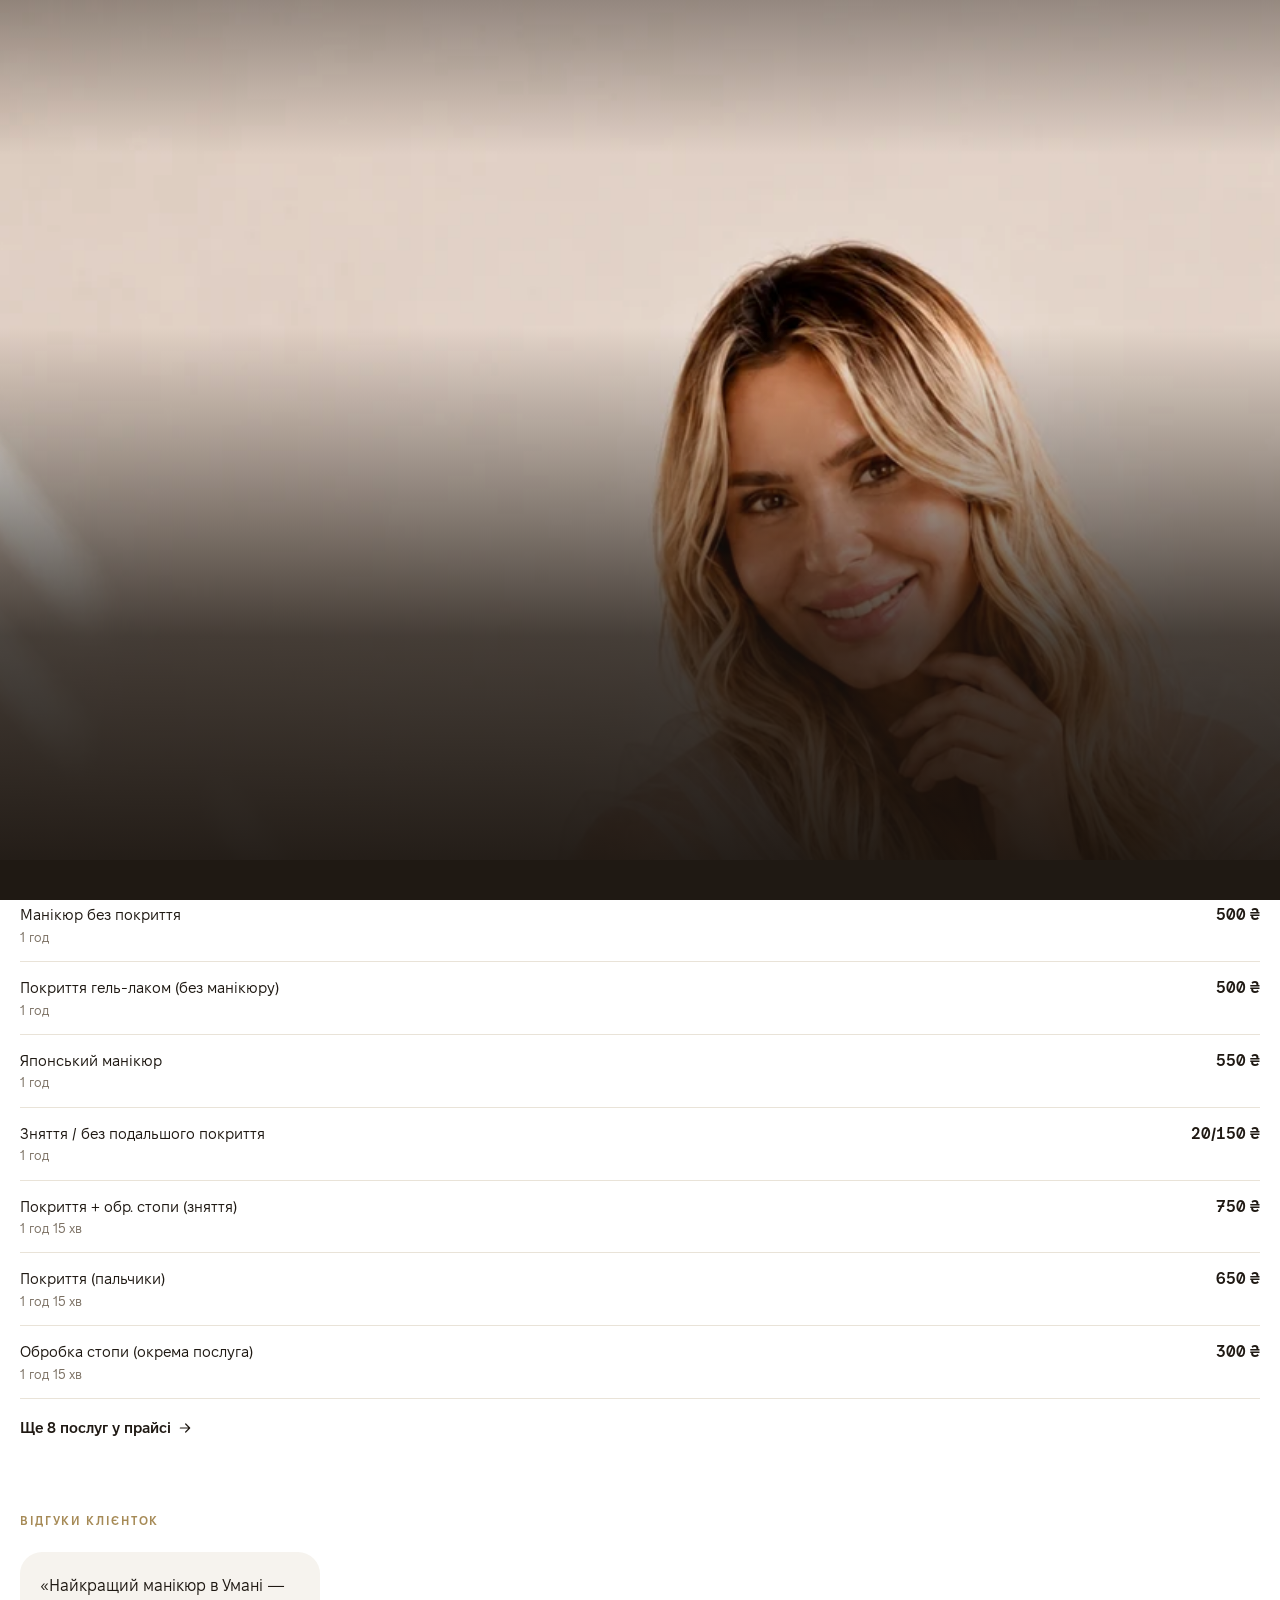
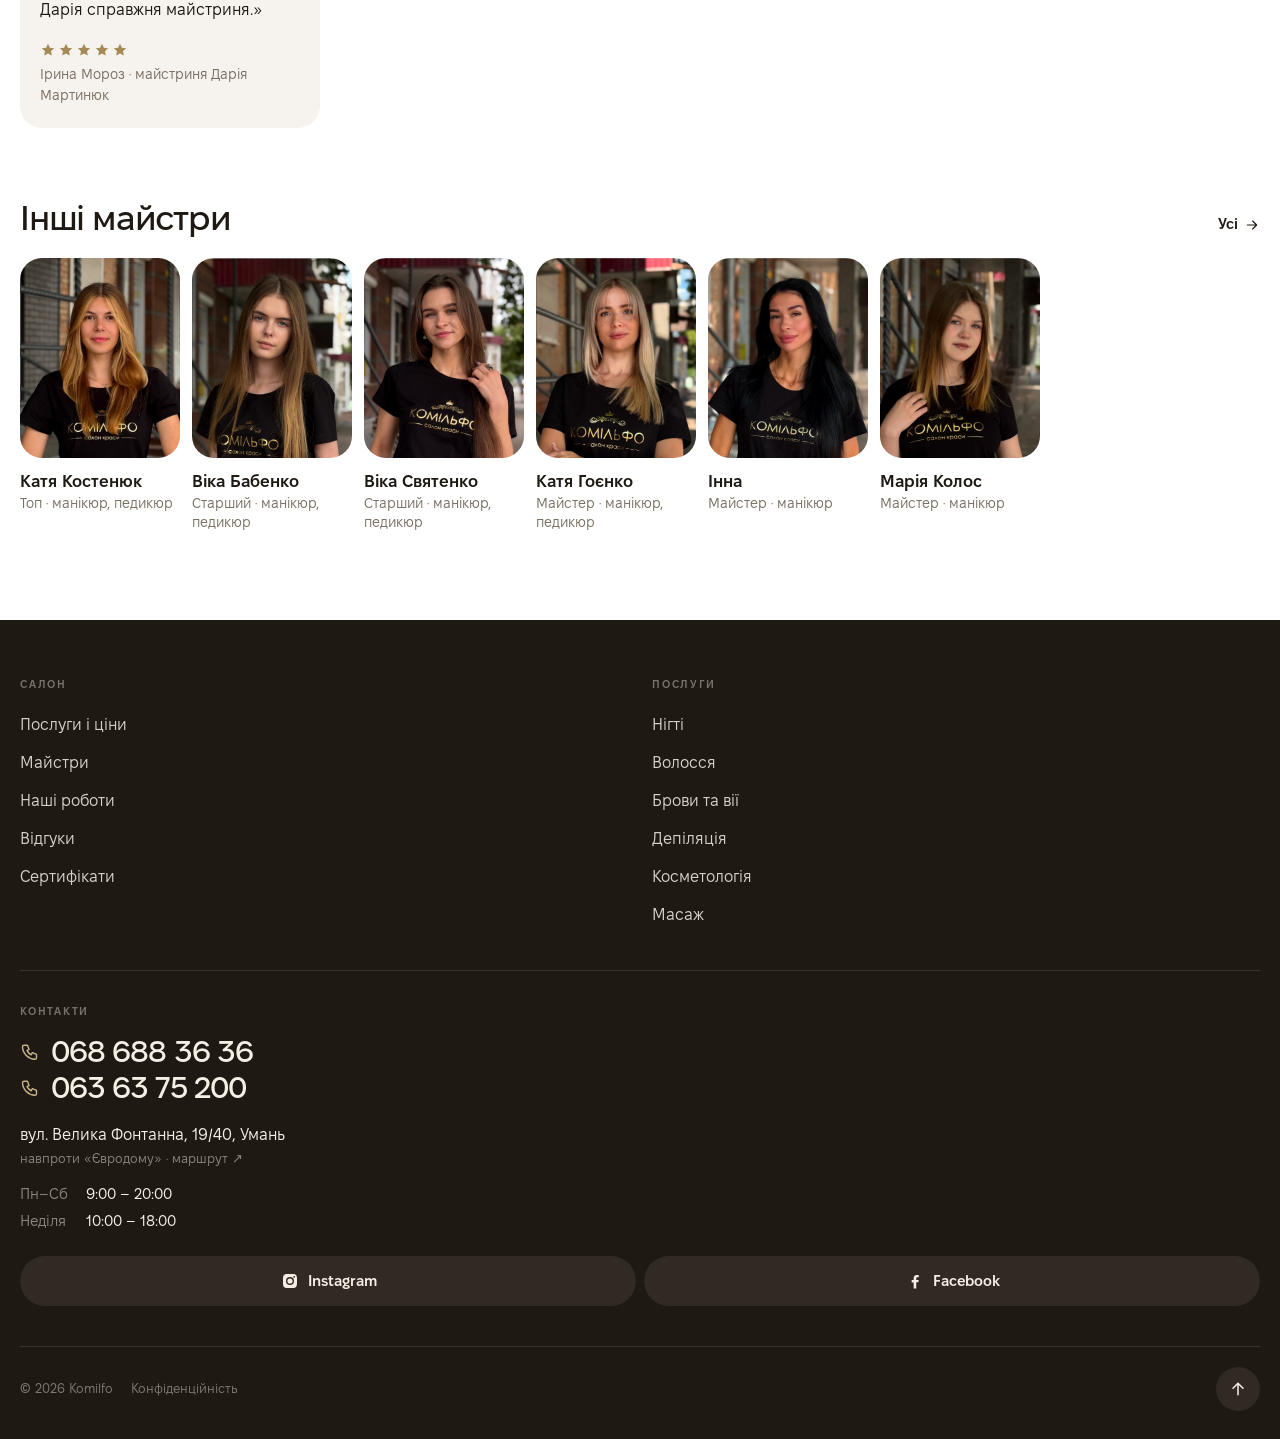
<file: majster-dariia-martyniuk.html>
<!doctype html>
<html lang="uk">
<head>
<meta charset="utf-8">
<meta name="viewport" content="width=device-width, initial-scale=1, viewport-fit=cover">
<meta name="robots" content="noindex">
<title>Дарія Мартинюк — Komilfo</title>
<meta name="description" content="Дарія Мартинюк — майстер салону краси Komilfo в Умані. Послуги, ціни та онлайн-запис.">
<meta property="og:type" content="website">
<meta property="og:site_name" content="Komilfo">
<meta property="og:title" content="Дарія Мартинюк — Komilfo">
<meta property="og:description" content="Дарія Мартинюк — майстер салону краси Komilfo в Умані. Послуги, ціни та онлайн-запис.">
<meta property="og:image" content="https://qwxdt.github.io/komilfo-preview/a/og.jpg">
<meta property="og:image:width" content="1200">
<meta property="og:image:height" content="630">
<meta name="twitter:card" content="summary_large_image">
<link rel="icon" href="a/favicon.svg" type="image/svg+xml">
<link rel="preload" href="a/f/FixelDisplay-SemiBold.woff2" as="font" type="font/woff2" crossorigin>
<script>(()=>{const h=document.documentElement;h.classList.add('js');
if('scrollRestoration' in history)history.scrollRestoration='manual';
let nt='navigate';try{nt=performance.getEntriesByType('navigation')[0].type}catch(e){}
let seen=false;try{seen=sessionStorage.getItem('kf-in')==='1'}catch(e){}
if((nt==='reload'||!seen)&&!matchMedia('(prefers-reduced-motion: reduce)').matches){h.classList.add('ld');h.style.background='#1F1913'}
if(nt==='reload'&&location.hash)history.replaceState(null,'',location.pathname+location.search);
})()</script>
<style>@font-face{font-family:Fixel;src:url(a/f/FixelText-Regular.woff2) format("woff2");font-weight:400;font-display:swap}
@font-face{font-family:Fixel;src:url(a/f/FixelText-Medium.woff2) format("woff2");font-weight:500;font-display:swap}
@font-face{font-family:Fixel;src:url(a/f/FixelText-SemiBold.woff2) format("woff2");font-weight:600;font-display:swap}
@font-face{font-family:Fixel;src:url(a/f/FixelText-Bold.woff2) format("woff2");font-weight:700;font-display:swap}
@font-face{font-family:FixelD;src:url(a/f/FixelDisplay-Medium.woff2) format("woff2");font-weight:500;font-display:swap}
@font-face{font-family:FixelD;src:url(a/f/FixelDisplay-SemiBold.woff2) format("woff2");font-weight:600;font-display:swap}
:root{--bg:#fff;--soft:#F6F3EE;--fg:#1F1913;--mute:#7A6F62;--line:#E9E3D8;--gold:#A68A56;--dark:#1F1913;--ivory:#F4EEE4;--pad:20px;--r:22px;--ease:cubic-bezier(.22,1,.36,1)}
*{box-sizing:border-box;margin:0;padding:0}
html{-webkit-text-size-adjust:100%;scroll-behavior:smooth;scroll-padding-top:132px}
body{background:var(--bg);color:var(--fg);font:400 16px/1.5 Fixel,system-ui,sans-serif;-webkit-font-smoothing:antialiased;overflow-x:hidden}
a{color:inherit;text-decoration:none;-webkit-tap-highlight-color:transparent}
img{display:block;max-width:100%}
svg{width:18px;height:18px;flex:none}
ul,ol{list-style:none}
.wrap{padding:0 var(--pad)}
.over{font-size:12px;letter-spacing:.14em;text-transform:uppercase;color:var(--gold);font-weight:600}
h1,h2{font-family:FixelD,Fixel,sans-serif;font-weight:500;letter-spacing:-.035em}
h2{font-size:34px;line-height:1.05;text-wrap:balance}
.sub{color:var(--mute);font-size:15px;line-height:1.5;margin-top:8px}
.link{display:inline-flex;align-items:center;gap:6px;font-weight:600;font-size:15px;white-space:nowrap}
.link svg{width:16px;height:16px}
section{padding-top:72px}
.head{display:flex;align-items:flex-end;justify-content:space-between;padding:0 var(--pad);margin-bottom:22px;gap:16px}

/* header: burger left · logo center · phone right */
.hdr{position:fixed;top:0;left:0;right:0;z-index:50;display:grid;grid-template-columns:1fr auto 1fr;align-items:center;padding:8px calc(var(--pad) - 12px);padding-top:calc(8px + env(safe-area-inset-top));color:var(--fg);transition:background .35s,color .35s,box-shadow .35s,transform .45s var(--ease)}
.logo{font-family:FixelD,Fixel,sans-serif;font-size:24px;font-weight:600;letter-spacing:.01em;justify-self:center;transition:transform .5s var(--ease)}
.burger{justify-self:start;position:relative;width:48px;height:48px;display:grid;place-items:center;background:none;border:0;padding:0;color:inherit;cursor:pointer;-webkit-tap-highlight-color:transparent}
.burger span{position:absolute;left:12px;height:2px;border-radius:2px;background:currentColor;transition:transform .5s var(--ease),width .5s var(--ease),top .5s var(--ease)}
.burger span:nth-child(1){top:19px;width:24px}
.burger span:nth-child(2){top:27px;width:15px}
.burger:active span{width:24px}
.menu-open .burger span:nth-child(1){top:23px;width:24px;transform:rotate(45deg)}
.menu-open .burger span:nth-child(2){top:23px;width:24px;transform:rotate(-45deg)}
.hcall svg{width:23px;height:23px;transform-origin:50% 60%;animation:ring 5s var(--ease) 2s infinite}
@keyframes ring{0%,80%,100%{transform:none}83%{transform:rotate(-14deg)}86%{transform:rotate(12deg)}89%{transform:rotate(-9deg)}92%{transform:rotate(6deg)}95%{transform:rotate(0)}}
.wave{position:absolute;left:50%;top:50%;width:34px;height:34px;margin:-17px 0 0 -17px;border-radius:50%;background:currentColor;opacity:0;pointer-events:none;animation:wave 5s ease-out 2s infinite}
.wave.w2{animation-delay:2.25s}
@keyframes wave{0%,80%{transform:scale(.4);opacity:0}84%{opacity:.16}100%{transform:scale(1.35);opacity:0}}
.hcall:active svg{transform:scale(.88)}
.hdr.ovr{color:#fff}
.hdr.ovr:before{content:"";position:absolute;inset:0 0 -24px;background:linear-gradient(rgba(24,18,13,.35),rgba(24,18,13,0));pointer-events:none;z-index:-1;transition:opacity .35s}
.hdr.flat,.hdr.solid{background:rgba(255,255,255,.9);backdrop-filter:saturate(1.4) blur(16px);-webkit-backdrop-filter:saturate(1.4) blur(16px);color:var(--fg);box-shadow:0 1px 0 var(--line)}
.hdr.solid:before{opacity:0}
.menu-open .hdr{background:transparent!important;box-shadow:none!important;backdrop-filter:none!important;-webkit-backdrop-filter:none!important;color:var(--ivory)}
.menu-open .hdr:before{opacity:0}
body.p-solid main{padding-top:64px}

/* menu: circular reveal from the burger */
.menu{position:fixed;inset:0;z-index:40;background:var(--dark);color:var(--ivory);clip-path:circle(0 at 32px 34px);visibility:hidden;transition:clip-path .7s cubic-bezier(.7,0,.2,1),visibility 0s .7s;overflow:hidden}
.menu-open .menu{clip-path:circle(150% at 32px 34px);visibility:visible;transition:clip-path .8s cubic-bezier(.7,0,.2,1)}
.menu-open{overflow:hidden}
.mbg{position:absolute;inset:0;opacity:0;transition:opacity 1.2s var(--ease) .2s}
.mbg img{width:100%;height:100%;object-fit:cover;filter:grayscale(.3) brightness(.85);transform:scale(1.12);transition:transform 2.4s var(--ease)}
.mbg:after{content:"";position:absolute;inset:0;background:linear-gradient(rgba(31,25,19,.93),rgba(31,25,19,.86) 50%,rgba(31,25,19,.97))}
.menu-open .mbg{opacity:1}.menu-open .mbg img{transform:scale(1)}
.min{position:relative;height:100%;display:flex;flex-direction:column;padding:calc(84px + env(safe-area-inset-top)) var(--pad) calc(22px + env(safe-area-inset-bottom));overflow-y:auto}
.menu ol{flex:1;display:flex;flex-direction:column;justify-content:center;align-items:center;text-align:center;padding:8px 0 24px}
.menu li{overflow:hidden}
.menu li a{display:flex;justify-content:center;padding:6px 0;font-family:FixelD,Fixel,sans-serif;font-size:clamp(38px,12.4vw,54px);font-weight:500;letter-spacing:-.035em;line-height:1.12;transform:translateY(105%);transition:transform .5s var(--ease),color .3s}
.menu li small{font:600 11px Fixel,sans-serif;color:var(--gold);letter-spacing:.1em;width:18px;flex:none;transform:translateY(-.9em)}
.menu li a span{background:linear-gradient(currentColor,currentColor) 50% 100%/0 2px no-repeat;transition:background-size .5s var(--ease)}
.menu li a.cur{color:#E9D9B8}
.menu li a.cur span{background-size:100% 2px}
.menu li a:active span{background-size:100% 2px}
.menu-open .menu li a{transform:none;transition:transform .9s var(--ease)}
.menu-open .menu li:nth-child(1) a{transition-delay:.22s}.menu-open .menu li:nth-child(2) a{transition-delay:.27s}.menu-open .menu li:nth-child(3) a{transition-delay:.32s}.menu-open .menu li:nth-child(4) a{transition-delay:.37s}.menu-open .menu li:nth-child(5) a{transition-delay:.42s}.menu-open .menu li:nth-child(6) a{transition-delay:.47s}
.mchips,.mbot{opacity:0;transform:translateY(16px);transition:opacity .3s,transform .3s}
.menu-open .mchips,.menu-open .mbot{opacity:1;transform:none;transition:opacity .8s var(--ease) .5s,transform .8s var(--ease) .5s}
.menu-open .mbot{transition-delay:.58s}
.mchips{display:flex;flex-wrap:wrap;gap:6px;margin:22px 0 26px}
.mchips a{height:34px;padding:0 13px;border-radius:999px;background:rgba(244,238,228,.09);display:flex;align-items:center;font-size:13px;font-weight:600;color:rgba(244,238,228,.85)}
.mcta{width:100%;background:var(--ivory);color:var(--fg);justify-content:space-between;padding:0 8px 0 24px;height:58px}
.mcta svg{width:42px;height:42px;padding:12px;border-radius:50%;background:var(--fg);color:var(--ivory);transition:transform .4s var(--ease)}
.mcta:active svg{transform:translateX(4px)}
.mrow{display:flex;flex-direction:column;align-items:center;gap:14px;text-align:center;padding-top:22px;border-top:1px solid rgba(244,238,228,.12)}
.mtel{display:block;font-family:FixelD,Fixel,sans-serif;font-size:26px;font-weight:500;letter-spacing:-.03em;line-height:1.1}
.mopen{display:flex;align-items:center;justify-content:center;gap:7px;margin-top:6px;font-size:13px;color:rgba(244,238,228,.6)}
.mopen i{width:7px;height:7px;border-radius:50%;background:#B9A88E;flex:none}
.mopen.on i{background:#7FD49A;box-shadow:0 0 0 0 rgba(127,212,154,.6);animation:pulse 2s infinite}
@keyframes pulse{70%{box-shadow:0 0 0 7px rgba(127,212,154,0)}100%{box-shadow:0 0 0 0 rgba(127,212,154,0)}}
.maddr{font-size:13px;color:rgba(244,238,228,.45);margin-top:10px;text-align:center}

/* buttons */
.btns{display:flex;gap:10px;margin-top:24px}
.btn{height:54px;border-radius:999px;display:inline-flex;align-items:center;justify-content:center;gap:8px;font-weight:700;font-size:16px;padding:0 24px;transition:transform .15s}
.btn:active{transform:scale(.97)}
.btn.w{background:#fff;color:var(--fg);flex:1}
.btn.g{background:rgba(255,255,255,.16);color:#fff;backdrop-filter:blur(10px);-webkit-backdrop-filter:blur(10px);width:54px;padding:0;border:1px solid rgba(255,255,255,.2)}
.btn.d{background:var(--fg);color:#fff;width:100%;margin-top:28px}
.btn.o{border:1.5px solid var(--fg);color:var(--fg);flex:1;height:52px;font-size:15px}

/* hero (variant 1 + deep darkening of variant 3) */
.hero{position:relative;height:100svh;min-height:600px;max-height:860px;overflow:hidden;background:#2a211a;padding:0}
.hero img{position:absolute;inset:0;width:100%;height:100%;object-fit:cover;object-position:100% 0%;transform:scale(1.1);transform-origin:100% 0%}
@keyframes kb{from{transform:scale(1.08)}to{transform:scale(1)}}
.hero:after{content:"";position:absolute;inset:0;background:linear-gradient(to top,rgba(24,18,13,.94) 0%,rgba(24,18,13,.78) 26%,rgba(24,18,13,.34) 46%,rgba(24,18,13,0) 62%),linear-gradient(to bottom,rgba(24,18,13,.38),rgba(24,18,13,0) 18%)}
.hero .txt{position:absolute;left:0;right:0;bottom:0;z-index:2;padding:0 var(--pad) calc(24px + env(safe-area-inset-bottom));color:#fff}
.hero .kick{font-size:12px;letter-spacing:.16em;text-transform:uppercase;font-weight:600;color:#E9D9B8}
.hero h1{font-size:clamp(30px,11.2vw,48px);line-height:1;margin-top:12px;letter-spacing:-.04em;white-space:nowrap}
.hero h1 i{font-style:normal;color:#E9D9B8}
.hero .meta{display:flex;align-items:center;gap:6px;margin-top:16px;font-size:clamp(10.5px,3.3vw,14px);white-space:nowrap;color:rgba(255,255,255,.74)}
.hero .meta svg{width:15px;height:15px}
.hero .txt>*{animation:up .8s var(--ease) both}
.hero .txt>:nth-child(2){animation-delay:.08s}.hero .txt>:nth-child(3){animation-delay:.16s}.hero .txt>:nth-child(4){animation-delay:.24s}.hero .txt>:nth-child(5){animation-delay:.32s}
@keyframes up{from{opacity:0;transform:translateY(18px)}to{opacity:1;transform:none}}

/* category chips under hero */
.cats-s{padding-top:20px}
.cats{display:flex;gap:8px;overflow-x:auto;padding:0 var(--pad);scrollbar-width:none}
.cats::-webkit-scrollbar{display:none}
.cat{flex:none;display:flex;align-items:center;gap:10px;height:56px;padding:0 14px 0 6px;border-radius:999px;background:var(--soft);font-weight:600;font-size:15px;white-space:nowrap}
.cat img{width:44px;height:44px;border-radius:50%;object-fit:cover}
.cat svg{width:14px;height:14px;color:var(--mute)}

/* rails */
.rail{display:flex;gap:12px;overflow-x:auto;scroll-snap-type:x mandatory;padding:0 var(--pad);scrollbar-width:none;scroll-padding:0 var(--pad)}
.rail::-webkit-scrollbar{display:none}
.rail>*{scroll-snap-align:start;flex:0 0 auto}
.svc{width:min(272px,74vw)}
.svc .ph{aspect-ratio:4/5;border-radius:var(--r);overflow:hidden;background:var(--soft)}
.svc .ph img{width:100%;height:100%;object-fit:cover}
.svc h3{font-size:18px;font-weight:600;line-height:1.3;margin-top:14px}
.svc .p{font-size:15px;margin-top:4px;color:var(--mute)}
.mst{width:min(200px,52vw)}
.mst.sm{width:min(160px,42vw)}
.mst .ph{aspect-ratio:4/5;border-radius:var(--r);overflow:hidden;background:var(--soft)}
.mst .ph img{width:100%;height:100%;object-fit:cover}
.mst h3{font-size:17px;font-weight:600;margin-top:12px;line-height:1.3}
.mst .r{font-size:14px;color:var(--mute);margin-top:2px;line-height:1.35}

/* tier switch (CSS only) */
.lvi{position:absolute;opacity:0;pointer-events:none}
.seg{position:relative;display:grid;grid-template-columns:repeat(3,1fr);background:var(--soft);border-radius:999px;padding:4px;margin-top:22px}
.seg.n2{grid-template-columns:repeat(2,1fr)}
.seg label{position:relative;z-index:1;height:44px;display:grid;place-items:center;font-weight:600;font-size:15px;cursor:pointer;color:var(--mute);transition:color .25s}
.seg i{position:absolute;top:4px;bottom:4px;left:4px;width:calc((100% - 8px)/3);border-radius:999px;background:var(--fg);transition:transform .35s var(--ease)}
.seg.n2 i{width:calc((100% - 8px)/2)}
.lv1:checked~.seg i{transform:translateX(100%)}
.lv2:checked~.seg i{transform:translateX(200%)}
.lv0:checked~.seg label:nth-child(1),.lv1:checked~.seg label:nth-child(2),.lv2:checked~.seg label:nth-child(3){color:#fff}
.lvi:focus-visible~.seg{outline:2px solid var(--gold);outline-offset:2px}
.t{display:none}
.lv0:checked~* .t0,.lv1:checked~* .t1,.lv2:checked~* .t2,.lv0:checked~.t0,.lv1:checked~.t1,.lv2:checked~.t2{display:inline;animation:fade .3s}
.who.t{font-size:14px;color:var(--mute);margin-top:14px}
.lv0:checked~.who.t0,.lv1:checked~.who.t1,.lv2:checked~.who.t2{display:block}
@keyframes fade{from{opacity:0}to{opacity:1}}

/* price list */
.pl{margin-top:18px;border-top:1px solid var(--line)}
.pl li{display:flex;justify-content:space-between;align-items:baseline;gap:16px;padding:15px 0;border-bottom:1px solid var(--line);font-size:15px;line-height:1.35}
.pl .n{flex:1;min-width:0}
.pl small{display:block;color:var(--mute);font-size:13px;margin-top:3px}
.pl .pr{font-weight:600;white-space:nowrap;font-size:16px;font-variant-numeric:tabular-nums;text-align:right}
.tag{display:inline-block;margin-top:5px;font-size:11px;font-weight:600;letter-spacing:.04em;color:var(--gold);background:#F6EFE2;border-radius:6px;padding:2px 7px}
.note{font-size:13px;color:var(--mute);margin-top:12px;line-height:1.45}
.hint{font-size:13px;color:var(--mute);margin-top:10px}

/* levels box on home */
.lvls{padding-left:var(--pad);padding-right:var(--pad)}
.lbox{background:var(--soft);border-radius:28px;padding:30px 20px 22px}
.lbox h2{margin-top:10px;font-size:30px}
.lbox .seg{background:#fff}
.lbox .pl{border-color:#E4DCCE}.lbox .pl li{border-color:#E4DCCE}
.lbox.plain .btn{margin-top:24px;width:100%;flex:none}

/* works */
.works{display:grid;grid-template-columns:1fr 1fr;gap:8px;padding:0 var(--pad)}
.works img{width:100%;height:100%;object-fit:cover;border-radius:16px}
.works .t{grid-row:span 2;aspect-ratio:3/5.2}
.works .s{aspect-ratio:1}

/* reviews */
.score{display:flex;align-items:center;gap:16px;margin-top:12px}
.score b{font-family:FixelD,Fixel,sans-serif;font-size:64px;font-weight:500;line-height:1;letter-spacing:-.04em}
.score span{display:block;font-size:14px;color:var(--mute);margin-top:4px}
.stars{display:inline-flex;gap:2px;color:var(--gold)}
.stars svg{width:16px;height:16px}.stars svg.off{color:#E4DCCE}
.qs{display:flex;gap:12px;overflow-x:auto;scroll-snap-type:x mandatory;padding:22px var(--pad) 0;scroll-padding:0 var(--pad);scrollbar-width:none}
.qs:after{content:'';flex:0 0 1px}
.qs::-webkit-scrollbar{display:none}
.q{flex:0 0 min(300px,80vw);scroll-snap-align:start;background:var(--soft);border-radius:var(--r);padding:22px 20px;display:flex;flex-direction:column;justify-content:space-between;gap:20px}
.q blockquote{font-size:16px;line-height:1.5}
.q figcaption{display:flex;flex-direction:column;gap:6px;font-size:14px;color:var(--mute)}
.q .qn{color:var(--ink);font-weight:500;font-size:15px}
.q .qd{display:flex;align-items:center;gap:6px;font-size:13px}
.q .gg{width:14px;height:14px;flex:none}
.revs .wrap+.wrap{margin-top:20px}
.revs>.wrap:last-child{margin-top:20px}

/* about */
.about .big{font-family:FixelD,Fixel,sans-serif;font-weight:500;font-size:28px;line-height:1.2;letter-spacing:-.03em;margin-top:12px;text-wrap:pretty}
.about .big em{font-style:normal;color:var(--gold)}
.about .pic{position:relative;margin:28px var(--pad) 0;border-radius:var(--r);overflow:hidden;aspect-ratio:4/3}
.about .pic img{width:100%;height:100%;object-fit:cover;display:block}
.about .ptag{position:absolute;left:12px;bottom:12px;font-size:12px;font-weight:500;color:var(--fg);background:rgba(255,255,255,.88);-webkit-backdrop-filter:blur(8px);backdrop-filter:blur(8px);border-radius:999px;padding:6px 11px;white-space:nowrap}
.js .about .pic.rv{opacity:1;transform:none;clip-path:inset(10% 6% 10% 6% round var(--r));transition:clip-path 1s var(--ease)}
.js .about .pic.rv img{transform:scale(1.08);transition:transform 1.2s var(--ease)}
.js .about .pic.rv .ptag{opacity:0;transform:translateY(6px);transition:opacity .5s .6s var(--ease),transform .5s .6s var(--ease)}
.js .about .pic.rv.in{clip-path:inset(0 0 0 0 round var(--r))}
.js .about .pic.rv.in img{transform:none}
.js .about .pic.rv.in .ptag{opacity:1;transform:none}
.facts{display:grid;grid-template-columns:repeat(3,1fr);padding:28px var(--pad) 0}
.facts>div{padding:0 12px;border-left:1px solid rgba(166,138,86,.45)}
.facts>div:first-child{padding-left:0;border-left:0}
.facts b{display:block;font-family:FixelD,Fixel,sans-serif;font-weight:500;font-size:40px;line-height:1;letter-spacing:-.04em;white-space:nowrap}
.facts small{display:block;margin-top:6px;font-size:13px;color:var(--mute)}

/* certificate */
.cert{margin:0 var(--pad);background:var(--soft);border-radius:28px;padding:32px 22px 24px;overflow:hidden}
.cert h2{margin-top:10px}
.card{margin:30px auto 0;width:100%;aspect-ratio:1.6;border-radius:18px;background:linear-gradient(140deg,#2A221A,#14100C);color:var(--ivory);padding:20px 22px;display:flex;flex-direction:column;justify-content:space-between;box-shadow:0 30px 60px -24px rgba(31,25,19,.55);transform:rotate(-4deg);transition:transform .8s var(--ease)}
.cert.in .card{transform:rotate(-2deg)}
.card .l{font-family:FixelD,Fixel,sans-serif;font-size:30px;font-weight:600;line-height:1}
.card .l i{display:inline-block;font-style:normal;font-synthesis:none;transform:skewX(-12deg);padding:0 .1em 0 .02em;letter-spacing:-.01em;background:linear-gradient(100deg,#F4EEE4 30%,#E2CC9E 50%,#F4EEE4 70%) 0 0/250% 100%;-webkit-background-clip:text;background-clip:text;color:transparent;animation:shine 6s ease-in-out infinite}
.card .lsub{display:block;margin-top:8px;font:600 10px Fixel,sans-serif;letter-spacing:.24em;text-transform:uppercase;color:rgba(244,238,228,.45)}
@keyframes shine{0%,60%{background-position:100% 0}100%{background-position:-50% 0}}
.card .row{display:flex;justify-content:space-between;align-items:flex-end;font-size:12px;letter-spacing:.12em;text-transform:uppercase;color:rgba(244,238,228,.6)}
.card .row{gap:10px}
.card .row b{white-space:nowrap;font-family:FixelD,Fixel,sans-serif;font-size:clamp(26px,8.6vw,34px);font-weight:500;letter-spacing:0;text-transform:none;color:var(--ivory)}

/* contacts */
.map{display:block;margin:0 var(--pad);border-radius:var(--r);overflow:hidden;aspect-ratio:4/3.4;position:relative;background:var(--soft)}
.map img{width:100%;height:100%;object-fit:cover}
.pin{position:absolute;left:50%;top:50%;transform:translate(-50%,calc(-100% - 14px));background:var(--fg);color:#fff;font-size:14px;font-weight:700;padding:9px 14px;border-radius:12px;white-space:nowrap;box-shadow:0 8px 20px -6px rgba(0,0,0,.35)}
.pin:after{content:"";position:absolute;left:50%;bottom:-6px;margin-left:-6px;border:6px solid transparent;border-bottom:0;border-top-color:var(--fg)}
.dot{position:absolute;left:50%;top:50%;width:16px;height:16px;margin:-8px 0 0 -8px;border-radius:50%;background:var(--fg);box-shadow:0 0 0 5px #fff}
.osm{position:absolute;right:10px;bottom:8px;font-size:10px;color:#9a9086}
.info{padding:24px var(--pad) 0}
.info .addr{font-size:22px;font-weight:600;line-height:1.3;letter-spacing:-.02em}
.info .sub{margin-top:2px}
.hours{margin-top:20px;display:grid;grid-template-columns:auto 1fr;gap:6px 22px;font-size:16px}
.hours dt{color:var(--mute)}
.tel{display:flex;width:fit-content;align-items:center;gap:12px;white-space:nowrap;font-family:FixelD,Fixel,sans-serif;font-size:32px;font-weight:500;line-height:1.2;letter-spacing:-.03em;margin-top:20px}
.tel svg{width:.7em;height:.7em;flex:none;color:var(--gold)}
.tel+.tel{margin-top:0}
.row2{display:flex;gap:10px;margin-top:24px}

/* footer */
.foot{margin-top:88px;background:var(--dark);color:var(--ivory);padding:56px var(--pad) calc(28px + env(safe-area-inset-bottom));overflow:hidden}
.foot h4{font-size:11px;letter-spacing:.16em;text-transform:uppercase;font-weight:600;color:rgba(244,238,228,.42);margin-bottom:14px}
.fcta h2{margin-top:0;font-size:38px;line-height:1.04}
.fcta h2 i{font-style:normal;color:#E9D9B8}
.fcta .mcta{margin-top:26px}
.fcols{display:grid;grid-template-columns:1fr 1fr;gap:24px;margin-top:52px;padding-top:32px;border-top:1px solid rgba(244,238,228,.12)}
.foot>.fcols:first-child{margin-top:0;padding-top:0;border-top:0}
.fcol a{display:block;padding:7px 0;font-size:16px;color:rgba(244,238,228,.86);transition:color .2s}
.fcol a:active{color:#E9D9B8}
.fcon{margin-top:36px;padding-top:32px;border-top:1px solid rgba(244,238,228,.12)}
.ftel{display:flex;width:fit-content;align-items:center;gap:11px;white-space:nowrap;font-family:FixelD,Fixel,sans-serif;font-size:30px;font-weight:500;letter-spacing:-.03em;line-height:1.2}
.ftel svg{width:.66em;height:.66em;flex:none;color:#C9B48A}
.faddr{display:block;margin-top:18px;font-size:16px;line-height:1.4}
.faddr small{display:block;font-size:13px;color:rgba(244,238,228,.5);margin-top:3px}
.fhrs{display:grid;grid-template-columns:auto 1fr;gap:4px 18px;margin-top:16px;font-size:15px}
.fhrs dt{color:rgba(244,238,228,.5)}
.fsoc{display:flex;gap:8px;margin-top:24px}
.fsoc a{flex:1;display:flex;align-items:center;justify-content:center;gap:8px;height:50px;border-radius:999px;background:rgba(244,238,228,.08);font-weight:600;font-size:15px;transition:background .25s,transform .2s}
.fsoc a:active{transform:scale(.97);background:rgba(244,238,228,.14)}
.fsoc svg{width:20px;height:20px}
.fword{display:block;font-family:FixelD,Fixel,sans-serif;font-weight:600;font-size:24vw;line-height:.9;letter-spacing:-.045em;margin:52px 0 0;padding:0 .14em 0 .04em;white-space:nowrap;text-align:center;color:transparent;background:linear-gradient(180deg,rgba(244,238,228,.92),rgba(244,238,228,.12));-webkit-background-clip:text;background-clip:text;font-style:normal;font-synthesis:none;transform:skewX(-12deg)}
.flegal{display:flex;align-items:center;gap:18px;margin-top:40px;padding-top:20px;border-top:1px solid rgba(244,238,228,.12);font-size:13px;color:rgba(244,238,228,.45)}
.flegal .ftop{margin-left:auto;width:44px;height:44px;display:grid;place-items:center;border-radius:50%;background:rgba(244,238,228,.08);color:var(--ivory)}
.flegal .ftop svg{width:20px;height:20px;transition:transform .4s var(--ease)}
.flegal .ftop:active svg{transform:translateY(-4px)}

/* sticky CTA */
.sticky{position:fixed;left:12px;right:12px;bottom:calc(12px + env(safe-area-inset-bottom));z-index:15;display:flex;gap:8px;padding:6px;border-radius:999px;background:rgba(31,25,19,.92);backdrop-filter:blur(14px);-webkit-backdrop-filter:blur(14px);box-shadow:0 12px 30px -10px rgba(0,0,0,.45);transition:transform .4s var(--ease),opacity .3s;opacity:0;transform:translateY(130%);pointer-events:none}
.show-sticky .sticky{opacity:1;transform:none;pointer-events:auto}
.sticky a{height:48px;border-radius:999px;display:flex;align-items:center;justify-content:center;font-weight:700;font-size:15px}
.sticky .b{flex:1;background:#fff;color:var(--fg);padding:0 12px;white-space:nowrap;overflow:hidden;text-overflow:ellipsis}
.sticky .c{width:48px;color:#fff}
.sticky .c svg{width:20px;height:20px}

/* inner page top + tabs */
.top{padding:28px var(--pad) 0}
.top h1{font-size:44px;line-height:1;letter-spacing:-.04em}
.tabsw{position:sticky;top:calc(68px + env(safe-area-inset-top));z-index:10;background:rgba(255,255,255,.94);backdrop-filter:blur(14px);-webkit-backdrop-filter:blur(14px);margin-top:22px;border-bottom:1px solid var(--line)}
.tabs{display:flex;gap:6px;overflow-x:auto;padding:10px var(--pad);scrollbar-width:none}
.tabs::-webkit-scrollbar{display:none}
.tab{flex:none;height:38px;padding:0 16px;border-radius:999px;background:var(--soft);display:flex;align-items:center;font-weight:600;font-size:14px;white-space:nowrap;transition:background .2s,color .2s}
.tab.on{background:var(--fg);color:#fff}

/* services page */
.cat-sec{padding-top:44px}
.cover{position:relative;margin:0 var(--pad);border-radius:var(--r);overflow:hidden;aspect-ratio:16/10;background:var(--soft)}
.cover img{width:100%;height:100%;object-fit:cover}
.cover:after{content:"";position:absolute;inset:0;background:linear-gradient(to top,rgba(24,18,13,.75),rgba(24,18,13,0) 60%)}
.ct{position:absolute;left:18px;right:18px;bottom:16px;z-index:1;color:#fff;display:flex;justify-content:space-between;align-items:flex-end;gap:12px}
.ct h2{font-size:30px}
.ct span{font-size:13px;color:rgba(255,255,255,.8);white-space:nowrap;padding-bottom:4px}
.faces{display:flex;align-items:center;gap:12px;margin:14px var(--pad) 0;padding:10px 14px 10px 10px;border-radius:999px;background:var(--soft);font-size:14px;font-weight:600}
.faces span:nth-child(2){flex:1}
.fc{display:flex}
.fc img{width:32px;height:32px;border-radius:50%;object-fit:cover;border:2px solid var(--soft);margin-left:-8px}
.fc img:first-child{margin-left:0}
.faces svg{width:15px;height:15px;color:var(--mute)}
.grp{position:relative;padding:30px var(--pad) 0}
.gh h3{font-size:21px;font-weight:600;letter-spacing:-.015em}
.grp .seg{margin-top:14px}
.cat-sec>.wrap .btn{margin-top:26px}
.rules{padding-top:56px}
.rules h3{font-size:21px;font-weight:600}

/* masters page */
.mg{padding-top:40px}
.gh2{display:flex;align-items:baseline;gap:10px;padding:0 var(--pad);margin-bottom:18px}
.gh2 h2{font-size:30px}
.gh2 span{font-size:15px;color:var(--mute);font-weight:600}
.mgrid{display:grid;grid-template-columns:1fr 1fr;gap:24px 12px;padding:0 var(--pad)}
.m .ph{position:relative;aspect-ratio:4/5;border-radius:20px;overflow:hidden;background:var(--soft)}
.m .ph img{width:100%;height:100%;object-fit:cover}
.lvb{position:absolute;left:10px;top:10px;z-index:1;font-size:12px;font-weight:700;padding:5px 10px;border-radius:999px;background:rgba(255,255,255,.92);color:var(--fg)}
.m h3{font-size:16px;font-weight:600;margin-top:10px;line-height:1.3}
.m .r{font-size:13px;color:var(--mute);margin-top:2px;line-height:1.35}
.mg+.lvls{padding-top:56px}

/* master profile */
.phero{position:relative;height:min(78svh,640px);min-height:480px;overflow:hidden;padding:0;background:var(--soft)}
.phero img{position:absolute;inset:0;width:100%;height:100%;object-fit:cover;animation:kb 14s var(--ease) both}
.phero:after{content:"";position:absolute;inset:0;background:linear-gradient(to top,rgba(24,18,13,.9) 0%,rgba(24,18,13,.55) 24%,rgba(24,18,13,0) 50%),linear-gradient(to bottom,rgba(24,18,13,.35),rgba(24,18,13,0) 20%)}
.phero .txt{position:absolute;left:var(--pad);right:var(--pad);bottom:24px;z-index:2;color:#fff}
.phero .lvb{position:static;display:inline-block;margin-bottom:12px}
.phero h1{font-size:42px;line-height:1;letter-spacing:-.04em}
.phero p{margin-top:8px;color:rgba(255,255,255,.82);font-size:16px}
.backb{position:absolute;z-index:3;left:var(--pad);top:calc(72px + env(safe-area-inset-top));width:40px;height:40px;border-radius:50%;display:grid;place-items:center;background:rgba(255,255,255,.16);color:#fff;border:1px solid rgba(255,255,255,.2);backdrop-filter:blur(10px);-webkit-backdrop-filter:blur(10px)}
.pact .btn{margin-top:20px}
.psv{padding-top:48px}
.psv .head{margin-bottom:0}
.more{margin-top:18px}

/* reveal */
.js .rv{opacity:0;transform:translateY(22px);transition:opacity .8s var(--ease),transform .8s var(--ease)}
.js .rv.in{opacity:1;transform:none}
@media (prefers-reduced-motion:reduce){.menu li a,.mchips,.mbot{transform:none!important;opacity:1!important}*,*:before,*:after{animation:none!important;transition:none!important}.js .rv{opacity:1;transform:none}.js .about .pic.rv{clip-path:none}.js .about .pic.rv img,.js .about .pic.rv .ptag{transform:none;opacity:1}}
@media (max-width:359px){:root{--pad:16px}h2{font-size:30px}.top h1{font-size:38px}.tel{font-size:28px}.facts b{font-size:32px}.facts>div{padding:0 8px}.about .ptag{font-size:11px}.score b{font-size:54px}.phero h1{font-size:36px}}

/* header book button */
.hbook{justify-self:end;position:relative;overflow:hidden;display:flex;align-items:center;height:38px;padding:0 15px;margin-right:4px;border-radius:999px;background:var(--fg);color:var(--ivory);font-size:14px;font-weight:600;letter-spacing:-.01em;transition:background .35s,color .35s,transform .2s;-webkit-tap-highlight-color:transparent}
.hbook:after{content:"";position:absolute;top:0;bottom:0;left:-60%;width:40%;background:linear-gradient(100deg,transparent,rgba(255,255,255,.35),transparent);transform:skewX(-20deg);animation:sheen 5s ease-in-out 1.5s infinite}
@keyframes sheen{0%,75%{left:-60%}100%{left:130%}}
.hbook:active{transform:scale(.95)}
.hdr.ovr:not(.solid) .hbook{background:var(--ivory);color:var(--fg)}
.menu-open .hbook{background:var(--ivory)!important;color:var(--fg)!important}
@media (max-width:340px){.hbook{padding:0 12px;font-size:13px;height:36px}.logo{font-size:21px}}
@media (prefers-reduced-motion:reduce){.hbook:after{animation:none}}

@media (max-width:340px){.card .row span{font-size:10px}.cert .btn{font-size:14px;padding:0 16px}}

/* page loader v3: works flip inside an arch → arch opens into the hero (seamless) */
.ldr{display:none}
.ld .ldr{display:block;position:fixed;inset:0;z-index:100;background:var(--dark);color:var(--ivory);overflow:hidden}
.ld:not(.ld-end) body{overflow:hidden}
.lbx{position:absolute;left:0;top:0;width:100%;height:clamp(600px,100svh,860px);--aw:min(54vw,230px);--ah:calc(var(--aw)*1.38);--ay:calc(50% - var(--ah)/2 - 22px)}
.lgw{position:absolute;inset:0;overflow:hidden;clip-path:inset(calc(var(--ay) + var(--ah)) calc(50% - var(--aw)/2) calc(100% - var(--ay) - var(--ah)) calc(50% - var(--aw)/2) round calc(var(--aw)/2) calc(var(--aw)/2) 0 0);will-change:clip-path}
.lgh{position:absolute;inset:0}
.lgh img{position:absolute;inset:0;width:100%;height:100%;object-fit:cover;object-position:100% 0%;transform:scale(1.24);transform-origin:100% 0%}
.lgh:after{content:"";position:absolute;inset:0;opacity:0;background:linear-gradient(to top,rgba(24,18,13,.94) 0%,rgba(24,18,13,.78) 26%,rgba(24,18,13,.34) 46%,rgba(24,18,13,0) 62%),linear-gradient(to bottom,rgba(24,18,13,.38),rgba(24,18,13,0) 18%)}
.lga{position:absolute;left:calc(50% - var(--aw)/2);top:var(--ay);width:var(--aw);height:var(--ah);background:var(--dark)}
.lga img{position:absolute;inset:0;width:100%;height:100%;object-fit:cover;opacity:0;transform:scale(1.14)}
.lga img.on{opacity:1;transform:scale(1);transition:transform .7s var(--ease)}
.lh .lga{opacity:0;transition:opacity .22s}
.lk{position:absolute;left:0;right:0;top:calc(var(--ay) - 34px);text-align:center;font-size:10.5px;font-weight:500;letter-spacing:.42em;padding-left:.42em;text-transform:uppercase;color:rgba(244,238,228,.55);opacity:0;transform:translateY(8px)}
.lcap{position:absolute;left:calc(50% - var(--aw)/2);width:var(--aw);top:calc(var(--ay) + var(--ah) + 22px);display:flex;justify-content:space-between;align-items:baseline;opacity:0;transform:translateY(8px)}
.lcap:before{content:"";position:absolute;left:0;right:0;top:-11px;height:1px;background:rgba(244,238,228,.14)}
.lcap:after{content:"";position:absolute;left:0;right:0;top:-11px;height:1px;background:#C9A96E;transform-origin:0 50%;transform:scaleX(var(--p,0))}
.lnm{font-family:FixelD,Fixel,sans-serif;font-weight:600;font-size:21px;line-height:1;letter-spacing:.04em}
.lcnt{font-size:12px;font-weight:500;letter-spacing:.14em;font-variant-numeric:tabular-nums;color:#E9D9B8}
.ld-go .lgw{clip-path:inset(var(--ay) calc(50% - var(--aw)/2) calc(100% - var(--ay) - var(--ah)) calc(50% - var(--aw)/2) round calc(var(--aw)/2) calc(var(--aw)/2) 0 0);transition:clip-path .85s cubic-bezier(.65,0,.35,1)}
.ld-go .lk,.ld-go .lcap{opacity:1;transform:none;transition:opacity .6s .25s var(--ease),transform .8s .25s var(--ease)}
.ld-out .ldr{pointer-events:none}
.ld-out .lgw{clip-path:inset(0 0 0 0 round 0 0 0 0);transition:clip-path 1s cubic-bezier(.76,0,.24,1)}
.ld-out .lgh img{transform:scale(1.1);transition:transform 1.1s cubic-bezier(.76,0,.24,1)}
.ld-out .lgh:after{opacity:1;transition:opacity .7s .3s}
.ld-out .lk,.ld-out .lcap{opacity:0;transform:translateY(-10px);transition:opacity .3s,transform .5s var(--ease)}
.ld-nh.ld-out .ldr{opacity:0;transition:opacity .5s .45s}
.ld-end .ldr{opacity:0;transition:opacity .35s}
/* hero entrance after loader */
.ld .hero .txt>*,.ldd .hero .txt>*{animation:none}
.ld:not(.ld-out) .phero img{animation-play-state:paused}
.ld .hero .txt>*,.ld .hdr{opacity:0;transform:translateY(18px)}
.ld-end .hero .txt>*,.ld-end .hdr{opacity:1;transform:none;transition:opacity .6s cubic-bezier(.22,1,.36,1),transform .8s cubic-bezier(.22,1,.36,1)}
.ld-end .hero .txt>*:nth-child(2){transition-delay:.07s}.ld-end .hero .txt>*:nth-child(3){transition-delay:.14s}.ld-end .hero .txt>*:nth-child(4){transition-delay:.21s}
</style>
</head>
<body class="p-over">
<div class="ldr" aria-hidden="true"><div class="lbx"><div class="lgw"><div class="lgh"><img src="a/hero/hero-mobile.webp" alt=""></div><div class="lga"><img src="a/gallery/g1.webp" alt="" class="on"><img src="a/gallery/g2.webp" alt=""><img src="a/gallery/g3.webp" alt=""><img src="a/gallery/g9.webp" alt=""><img src="a/gallery/g7.webp" alt=""><img src="a/gallery/g5.webp" alt=""></div></div><p class="lk">салон краси · Умань</p><div class="lcap"><span class="lnm">Komilfo</span><span class="lcnt">000</span></div></div></div>
<svg width="0" height="0" style="position:absolute" aria-hidden="true">
<symbol id="arr" viewBox="0 0 24 24" fill="none" stroke="currentColor" stroke-width="1.8" stroke-linecap="round" stroke-linejoin="round"><path d="M5 12h14M13 6l6 6-6 6"/></symbol>
<symbol id="back" viewBox="0 0 24 24" fill="none" stroke="currentColor" stroke-width="1.8" stroke-linecap="round" stroke-linejoin="round"><path d="M15 6l-6 6 6 6"/></symbol>
<symbol id="phone" viewBox="0 0 24 24" fill="none" stroke="currentColor" stroke-width="1.7" stroke-linecap="round" stroke-linejoin="round"><path d="M5 4h4l2 5-2.5 1.5a11 11 0 0 0 5 5L15 13l5 2v4a2 2 0 0 1-2 2A16 16 0 0 1 3 6a2 2 0 0 1 2-2"/></symbol>
<symbol id="menu" viewBox="0 0 24 24" fill="none" stroke="currentColor" stroke-width="1.8" stroke-linecap="round"><path d="M4 9h16M4 15h16"/></symbol>
<symbol id="x" viewBox="0 0 24 24" fill="none" stroke="currentColor" stroke-width="1.8" stroke-linecap="round"><path d="M6 6l12 12M18 6L6 18"/></symbol>
<symbol id="star" viewBox="0 0 24 24"><path fill="currentColor" d="M12 2.8l2.8 5.9 6.4.8-4.7 4.4 1.2 6.4L12 17.1l-5.7 3.2 1.2-6.4L2.8 9.5l6.4-.8z"/></symbol>
<symbol id="pin" viewBox="0 0 24 24" fill="none" stroke="currentColor" stroke-width="1.7" stroke-linecap="round" stroke-linejoin="round"><path d="M12 21s-7-6.2-7-11.5A7 7 0 0 1 19 9.5C19 14.8 12 21 12 21z"/><circle cx="12" cy="9.5" r="2.5"/></symbol>
</svg>
<header class="hdr ovr" id="top">
  <button class="burger" type="button" aria-label="Меню" aria-expanded="false" aria-controls="menu"><span></span><span></span></button>
  <a class="logo" href="index.html">Komilfo</a>
  <a class="hbook" href="zapis.html"><span>Записатися</span></a>
</header>
<nav class="menu" id="menu" aria-label="Меню" aria-hidden="true">
  <div class="mbg"><img src="a/about/salon.webp" alt="" loading="lazy"></div>
  <div class="min">
    <ol>
      <li><a href="index.html" data-p="index"><span>Головна</span></a></li>
      <li><a href="poslugy.html" data-p="poslugy"><span>Послуги і ціни</span></a></li>
      <li><a href="majstry.html" data-p="majstry"><span>Майстри</span></a></li>
      <li><a href="index.html#works"><span>Наші роботи</span></a></li>
      <li><a href="index.html#reviews"><span>Відгуки</span></a></li>
      <li><a href="index.html#contacts"><span>Контакти</span></a></li>
    </ol>
    <div class="mbot">
      <div class="mrow">
        <div><a class="mtel" href="tel:+380686883636">068 688 36 36</a><p class="mopen"><i></i><span>Пн–Сб 9–20, Нд 10–18</span></p></div>
      </div>
      <p class="maddr">вул. Велика Фонтанна, 19/40, Умань</p>
    </div>
  </div>
</nav>
<main>

<section class="phero" data-hero>
  <img src="a/masters/dariia-martyniuk.webp" alt="Дарія Мартинюк" style="object-position:56.6% 50%" loading="lazy">
  <a class="backb" href="majstry.html" aria-label="Усі майстри"><svg><use href="#back"/></svg></a>
  <div class="txt"><span class="lvb">Топ</span><h1>Дарія Мартинюк</h1><p>Манікюр та педикюр · Топ-майстер</p></div>
</section>
<div class="wrap pact">
  <a class="btn d" href="zapis.html">Записатися на прийом <svg><use href="#arr"/></svg></a>
</div>
<section class="psv">
  <div class="head rv"><h2>Послуги і ціни</h2></div>
  <div class="wrap"><ul class="pl rv"><li><span class="n">Манікюр + покриття + укріплення базою (зняття)<small>1 год</small></span><b class="pr">650 ₴</b></li><li><span class="n">Манікюр без покриття<small>1 год</small></span><b class="pr">500 ₴</b></li><li><span class="n">Покриття гель-лаком (без манікюру)<small>1 год</small></span><b class="pr">500 ₴</b></li><li><span class="n">Японський манікюр<small>1 год</small></span><b class="pr">550 ₴</b></li><li><span class="n">Зняття / без подальшого покриття<small>1 год</small></span><b class="pr">20/150 ₴</b></li><li><span class="n">Покриття + обр. стопи (зняття)<small>1 год 15 хв</small></span><b class="pr">750 ₴</b></li><li><span class="n">Покриття (пальчики)<small>1 год 15 хв</small></span><b class="pr">650 ₴</b></li><li><span class="n">Обробка стопи (окрема послуга)<small>1 год 15 хв</small></span><b class="pr">300 ₴</b></li></ul>
  <a class="link more" href="poslugy.html">Ще 8 послуг у прайсі <svg><use href="#arr"/></svg></a></div>
</section>
<section class="revs"><div class="wrap rv"><p class="over">Відгуки клієнток</p></div><div class="qs"><figure class="q rv"><blockquote>«Найкращий манікюр в Умані — Дарія справжня майстриня.»</blockquote><figcaption><span class="stars" aria-label="5 з 5"><svg class=""><use href="#star"/></svg><svg class=""><use href="#star"/></svg><svg class=""><use href="#star"/></svg><svg class=""><use href="#star"/></svg><svg class=""><use href="#star"/></svg></span><span>Ірина Мороз · майстриня Дарія Мартинюк</span></figcaption></figure></div></section>
<section><div class="head rv"><h2>Інші майстри</h2><a class="link" href="majstry.html">Усі <svg><use href="#arr"/></svg></a></div><div class="rail"><a class="mst sm" href="majster-kateryna-kosteniuk.html"><div class="ph"><img src="a/masters/kateryna-kosteniuk.webp" alt="Катерина Костенюк" style="object-position:50.3% 50%" loading="lazy"></div><h3>Катя Костенюк</h3><div class="r">Топ · манікюр, педикюр</div></a><a class="mst sm" href="majster-viktoriia-babenko.html"><div class="ph"><img src="a/masters/viktoriia-babenko.webp" alt="Вікторія Бабенко" style="object-position:39.5% 50%" loading="lazy"></div><h3>Віка Бабенко</h3><div class="r">Старший · манікюр, педикюр</div></a><a class="mst sm" href="majster-viktoriia-sviatenko.html"><div class="ph"><img src="a/masters/viktoriia-sviatenko.webp" alt="Вікторія Святенко" style="object-position:42.5% 50%" loading="lazy"></div><h3>Віка Святенко</h3><div class="r">Старший · манікюр, педикюр</div></a><a class="mst sm" href="majster-kateryna-hoienko.html"><div class="ph"><img src="a/masters/kateryna-hoienko.webp" alt="Катерина Гоєнко" style="object-position:61.8% 50%" loading="lazy"></div><h3>Катя Гоєнко</h3><div class="r">Майстер · манікюр, педикюр</div></a><a class="mst sm" href="majster-inna.html"><div class="ph"><img src="a/masters/inna.webp" alt="Інна" style="object-position:64.1% 50%" loading="lazy"></div><h3>Інна</h3><div class="r">Майстер · манікюр</div></a><a class="mst sm" href="majster-mariia-kolos.html"><div class="ph"><img src="a/masters/mariia-kolos.webp" alt="Марія Колос" style="object-position:57.8% 50%" loading="lazy"></div><h3>Марія Колос</h3><div class="r">Майстер · манікюр</div></a></div></section>

</main>
<footer class="foot">
  <div class="fcols">
    <div class="fcol"><h4>Салон</h4><a href="poslugy.html">Послуги і ціни</a><a href="majstry.html">Майстри</a><a href="index.html#works">Наші роботи</a><a href="index.html#reviews">Відгуки</a><a href="index.html#cert">Сертифікати</a></div>
    <div class="fcol"><h4>Послуги</h4><a href="poslugy.html#nihti">Нігті</a><a href="poslugy.html#volossia">Волосся</a><a href="poslugy.html#brovy">Брови та вії</a><a href="poslugy.html#depiliatsiia">Депіляція</a><a href="poslugy.html#kosmetolohiia">Косметологія</a><a href="poslugy.html#masazh">Масаж</a></div>
  </div>
  <div class="fcon">
    <h4>Контакти</h4>
    <a class="ftel" href="tel:+380686883636"><svg aria-hidden="true"><use href="#phone"/></svg>068 688 36 36</a><a class="ftel" href="tel:+380636375200"><svg aria-hidden="true"><use href="#phone"/></svg>063 63 75 200</a>
    <a class="faddr" href="https://share.google/15hPFAmErESLFGNox">вул. Велика Фонтанна, 19/40, Умань<small>навпроти «Євродому» · маршрут ↗</small></a>
    <dl class="fhrs"><dt>Пн–Сб</dt><dd>9:00 – 20:00</dd><dt>Неділя</dt><dd>10:00 – 18:00</dd></dl>
    <div class="fsoc"><a href="https://www.instagram.com/umankomilfosalon" aria-label="Instagram"><svg viewBox="0 0 24 24"><path fill="currentColor" d="M12 7.2a4.8 4.8 0 1 0 0 9.6 4.8 4.8 0 0 0 0-9.6zm0 7.9a3.1 3.1 0 1 1 0-6.2 3.1 3.1 0 0 1 0 6.2zM17 5.9a1.1 1.1 0 1 0 0 2.2 1.1 1.1 0 0 0 0-2.2zM12 3.6c2.7 0 3 0 4.1.1 2.8.1 4.1 1.5 4.2 4.2.1 1.1.1 1.4.1 4.1s0 3-.1 4.1c-.1 2.7-1.4 4.1-4.2 4.2-1.1.1-1.4.1-4.1.1s-3 0-4.1-.1c-2.8-.1-4.1-1.5-4.2-4.2C3.6 15 3.6 14.7 3.6 12s0-3 .1-4.1C3.8 5.2 5.1 3.8 7.9 3.7 9 3.6 9.3 3.6 12 3.6z"/></svg><span>Instagram</span></a><a href="https://www.facebook.com/p/%D0%A1%D0%B0%D0%BB%D0%BE%D0%BD-%D0%9A%D0%BE%D0%BC%D0%B8%D0%BB%D1%8C%D1%84%D0%BE-%D0%A3%D0%BC%D0%B0%D0%BD%D1%8C-100063965496667/" aria-label="Facebook"><svg viewBox="0 0 24 24"><path fill="currentColor" d="M13.5 21v-7.4H16l.4-2.9h-2.9V8.9c0-.8.2-1.4 1.4-1.4h1.6V4.9c-.3 0-1.2-.1-2.3-.1-2.3 0-3.8 1.4-3.8 3.9v2.1H8v2.9h2.4V21z"/></svg><span>Facebook</span></a></div>
  </div>
  <div class="flegal"><span>© 2026 Komilfo</span><a href="https://umankomilfosalon.com.ua/polityka" target="_blank" rel="noopener">Конфіденційність</a><a class="ftop" href="#top" aria-label="Нагору"><svg viewBox="0 0 24 24" fill="none" stroke="currentColor" stroke-width="1.8" stroke-linecap="round" stroke-linejoin="round"><path d="M12 19V5M6 11l6-6 6 6"/></svg></a></div>
</footer>
<script>
(()=>{const d=document,b=d.body,h=d.querySelector('.hdr');
const hero=d.querySelector('[data-hero]');
let ly=0;const f=()=>{const y=scrollY;
 h.classList.toggle('solid',y>40);
};
addEventListener('scroll',f,{passive:true});f();
const bt=d.querySelector('.burger'),mn=d.getElementById('menu');
const pg=(location.pathname.split('/').pop()||'index.html').replace('.html','');
mn.querySelectorAll('[data-p]').forEach(a=>{if(a.dataset.p===pg||(pg.startsWith('majster')&&a.dataset.p==='majstry'))a.classList.add('cur')});
const setMenu=o=>{b.classList.toggle('menu-open',o);bt.setAttribute('aria-expanded',o);bt.setAttribute('aria-label',o?'Закрити меню':'Меню');mn.setAttribute('aria-hidden',!o)};
bt.addEventListener('click',()=>setMenu(!b.classList.contains('menu-open')));
mn.querySelectorAll('a').forEach(a=>a.addEventListener('click',()=>setMenu(false)));
d.querySelectorAll('.ftop').forEach(a=>a.addEventListener('click',e=>{e.preventDefault();scrollTo({top:0,behavior:'smooth'})}));
addEventListener('keydown',e=>{if(e.key==='Escape')setMenu(false)});
/* reload → top; loader */
if(!location.hash)scrollTo(0,0);
const R=d.documentElement;
if(R.classList.contains('ld')){let done=false;const L=d.querySelector('.ldr'),A=L.querySelector('.lga'),ims=[...A.querySelectorAll('img')],cn=L.querySelector('.lcnt'),cp=L.querySelector('.lcap'),hasH=!!d.querySelector('[data-hero]');
 if(!hasH)R.classList.add('ld-nh');
 const fin=()=>{R.classList.add('ld-end');try{sessionStorage.setItem('kf-in','1')}catch(e){}setTimeout(()=>{R.classList.remove('ld','ld-go','ld-out','ld-end','ld-nh','lh');R.classList.add('ldd');R.style.background=''},900)};
 const run=()=>{if(done)return;done=true;scrollTo(0,0);R.classList.add('ld-go');
  const F=160,S=320,n=ims.length,T=S+F*n,t0=performance.now();
  ims.forEach((im,i)=>setTimeout(()=>{ims.forEach(x=>x.classList.remove('on'));im.classList.add('on')},S+F*i));
  const tick=t=>{const k=Math.min(1,(t-t0)/T),e=1-Math.pow(1-k,2);cn.textContent=String(Math.round(e*100)).padStart(3,'0');cp.style.setProperty('--p',e);if(k<1)requestAnimationFrame(tick)};requestAnimationFrame(tick);
  setTimeout(()=>{if(hasH)R.classList.add('lh');setTimeout(()=>{R.classList.add('ld-out');setTimeout(fin,hasH?950:900)},hasH?140:60)},T)};
 const srcs=[...ims.map(i=>i.src),hasH?L.querySelector('.lgh img').src:null].filter(Boolean);let left=srcs.length;
 const one=()=>{if(--left<=0)run()};srcs.forEach(u=>{const im=new Image();im.onload=im.onerror=one;im.src=u;if(im.decode)im.decode().catch(()=>{})});
 setTimeout(run,1500);setTimeout(()=>{if(!R.classList.contains('ld-end')&&R.classList.contains('ld'))fin()},5000);}
/* open now? Kyiv time */
const k=new Date(new Date().toLocaleString('en-US',{timeZone:'Europe/Kyiv'})),hh=k.getHours()+k.getMinutes()/60,wd=k.getDay();
const [o1,o2]=wd===0?[10,18]:[9,20],op=hh>=o1&&hh<o2,mo=d.querySelector('.mopen');
if(mo){mo.classList.toggle('on',op);mo.querySelector('span').textContent=op?`Відчинено до ${o2}:00`:`Зачинено · відкриємось о ${(hh>=o2?(wd===6?10:9):o1)}:00`;}
if(matchMedia('(prefers-reduced-motion: no-preference)').matches){
 const io=new IntersectionObserver(es=>es.forEach(e=>{if(e.isIntersecting){e.target.classList.add('in');io.unobserve(e.target)}}),{threshold:.15});
 d.querySelectorAll('.rv').forEach(el=>io.observe(el));
 const fx=d.querySelector('.facts');if(fx){const bs=[...fx.querySelectorAll('b[data-n]')];bs.forEach(b=>b.textContent='0');
  const fo=new IntersectionObserver(es=>{if(!es[0].isIntersecting)return;fo.disconnect();const t0=performance.now();
   const f=t=>{const k=Math.min(1,(t-t0)/1100),e=1-Math.pow(1-k,3);bs.forEach(b=>{const n=+b.dataset.n;b.textContent=Math.round(n*e)+(k===1&&b.dataset.s?b.dataset.s:'')});if(k<1)requestAnimationFrame(f)};
   setTimeout(()=>requestAnimationFrame(f),250)},{threshold:.5});fo.observe(fx)}
} else d.querySelectorAll('.rv').forEach(el=>el.classList.add('in'));
addEventListener('load',()=>{if(location.hash.length<2)scrollTo(0,0);else if(location.hash.length>1){const t=d.getElementById(location.hash.slice(1));if(t)t.scrollIntoView({behavior:'instant'})}});
})();
</script>
</body>
</html>
</file>
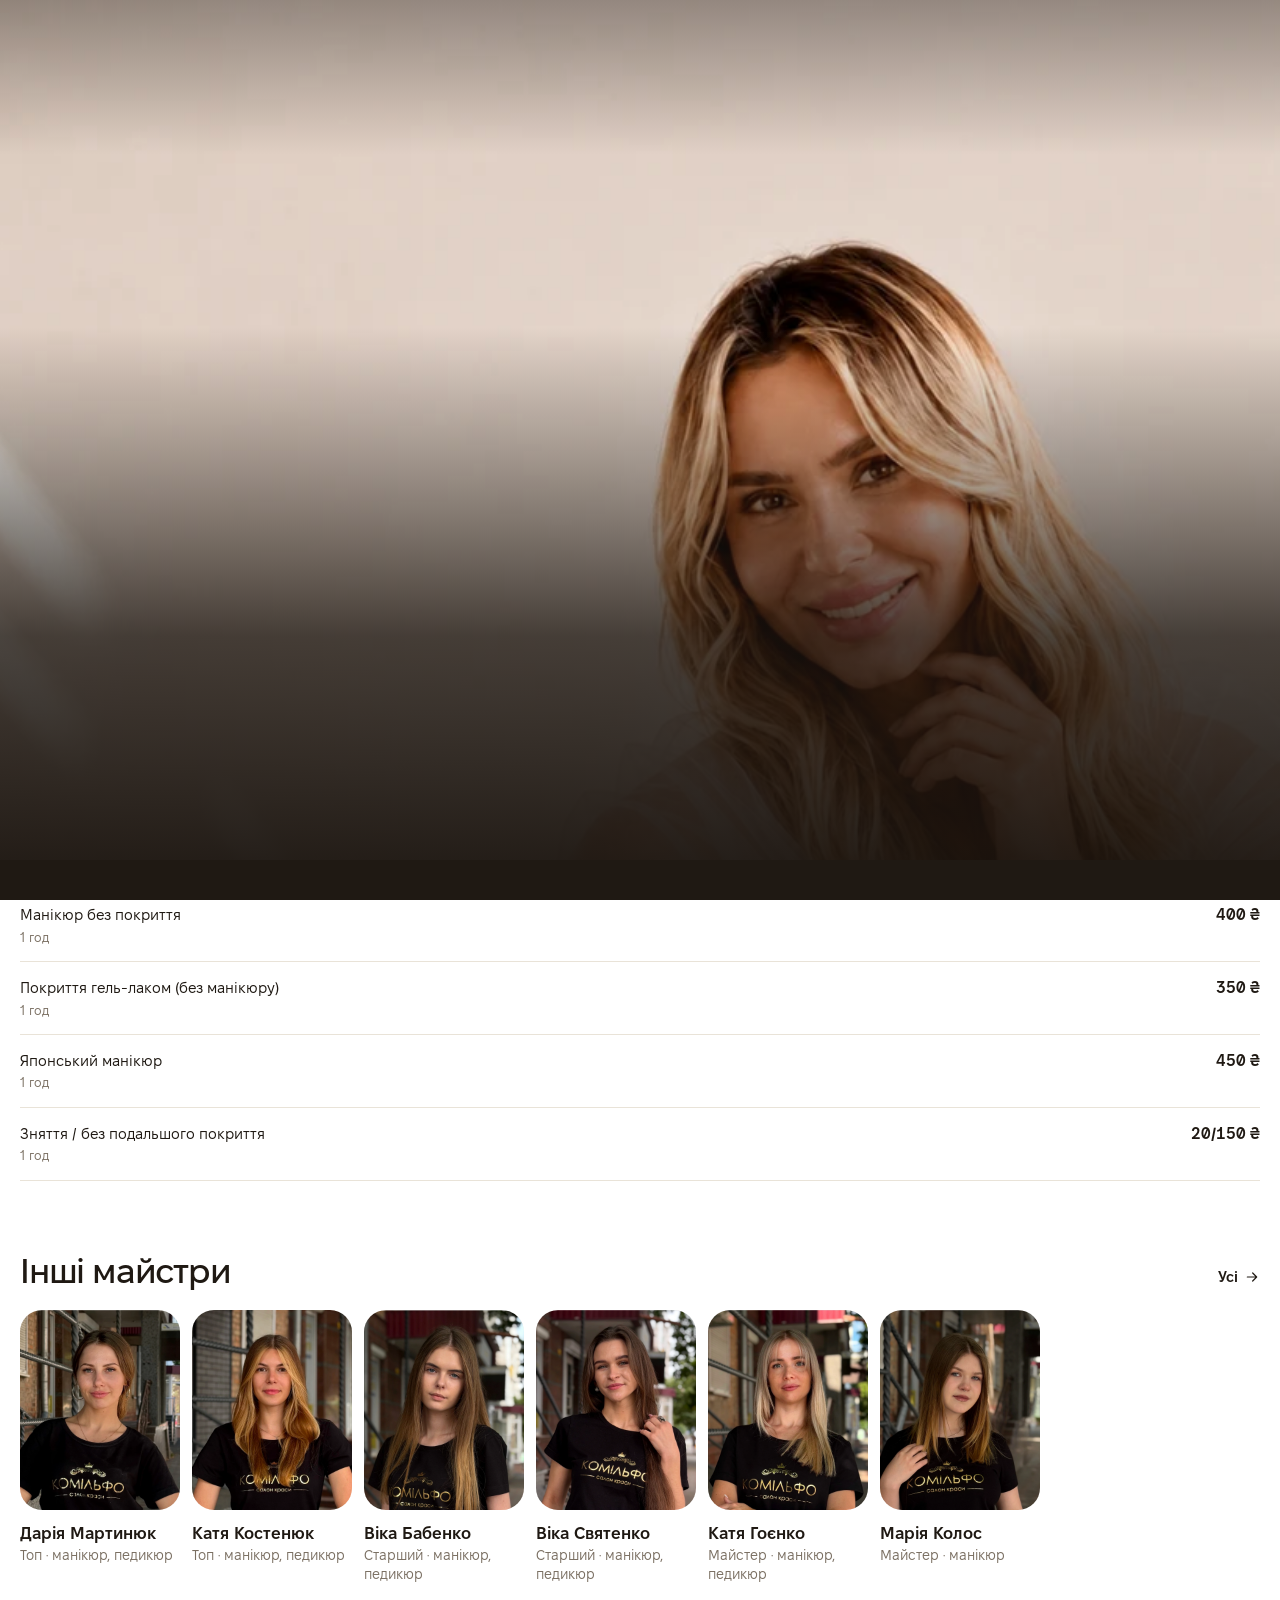
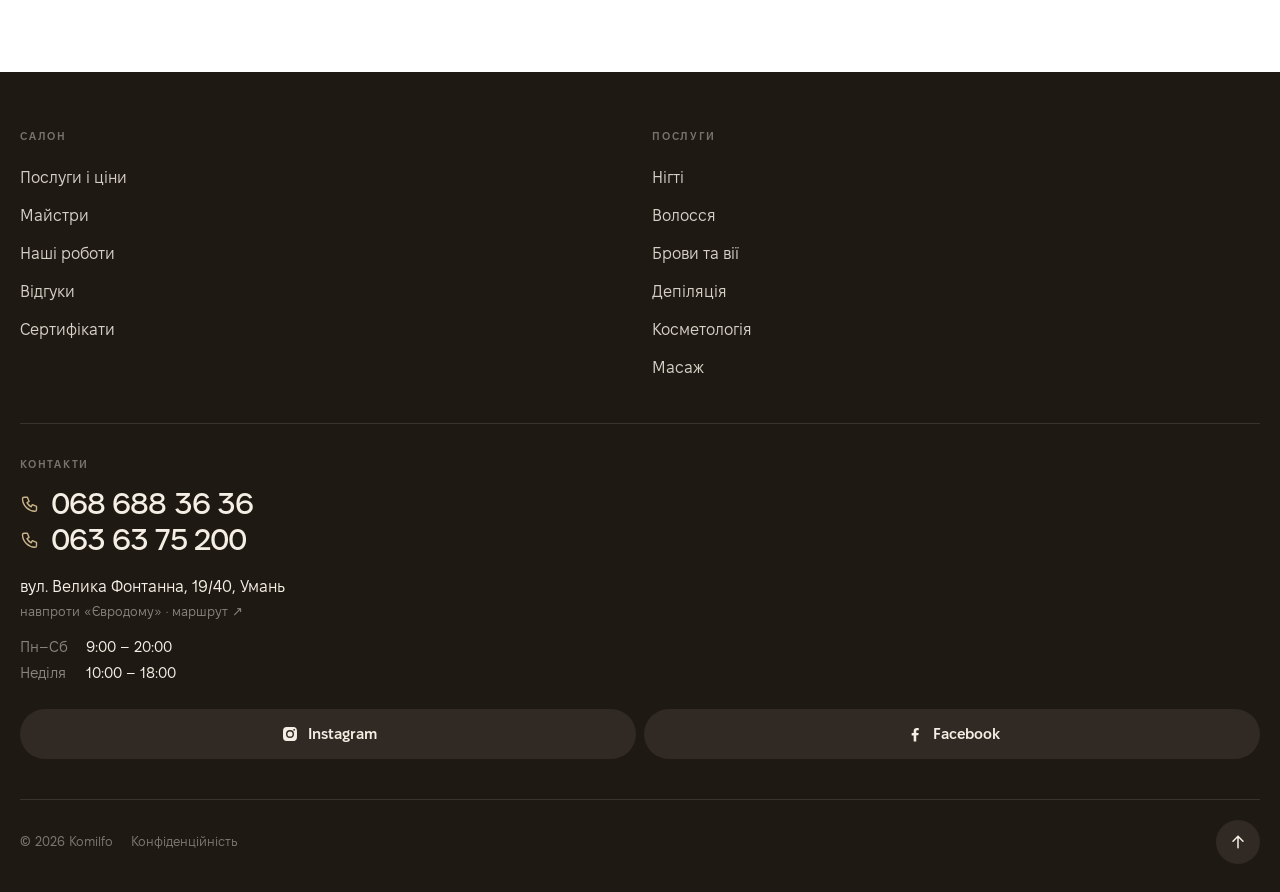
<file: majster-inna.html>
<!doctype html>
<html lang="uk">
<head>
<meta charset="utf-8">
<meta name="viewport" content="width=device-width, initial-scale=1, viewport-fit=cover">
<meta name="robots" content="noindex">
<title>Інна — Komilfo</title>
<meta name="description" content="Інна — майстер салону краси Komilfo в Умані. Послуги, ціни та онлайн-запис.">
<meta property="og:type" content="website">
<meta property="og:site_name" content="Komilfo">
<meta property="og:title" content="Інна — Komilfo">
<meta property="og:description" content="Інна — майстер салону краси Komilfo в Умані. Послуги, ціни та онлайн-запис.">
<meta property="og:image" content="https://qwxdt.github.io/komilfo-preview/a/og.jpg">
<meta property="og:image:width" content="1200">
<meta property="og:image:height" content="630">
<meta name="twitter:card" content="summary_large_image">
<link rel="icon" href="a/favicon.svg" type="image/svg+xml">
<link rel="preload" href="a/f/FixelDisplay-SemiBold.woff2" as="font" type="font/woff2" crossorigin>
<script>(()=>{const h=document.documentElement;h.classList.add('js');
if('scrollRestoration' in history)history.scrollRestoration='manual';
let nt='navigate';try{nt=performance.getEntriesByType('navigation')[0].type}catch(e){}
let seen=false;try{seen=sessionStorage.getItem('kf-in')==='1'}catch(e){}
if((nt==='reload'||!seen)&&!matchMedia('(prefers-reduced-motion: reduce)').matches){h.classList.add('ld');h.style.background='#1F1913'}
if(nt==='reload'&&location.hash)history.replaceState(null,'',location.pathname+location.search);
})()</script>
<style>@font-face{font-family:Fixel;src:url(a/f/FixelText-Regular.woff2) format("woff2");font-weight:400;font-display:swap}
@font-face{font-family:Fixel;src:url(a/f/FixelText-Medium.woff2) format("woff2");font-weight:500;font-display:swap}
@font-face{font-family:Fixel;src:url(a/f/FixelText-SemiBold.woff2) format("woff2");font-weight:600;font-display:swap}
@font-face{font-family:Fixel;src:url(a/f/FixelText-Bold.woff2) format("woff2");font-weight:700;font-display:swap}
@font-face{font-family:FixelD;src:url(a/f/FixelDisplay-Medium.woff2) format("woff2");font-weight:500;font-display:swap}
@font-face{font-family:FixelD;src:url(a/f/FixelDisplay-SemiBold.woff2) format("woff2");font-weight:600;font-display:swap}
:root{--bg:#fff;--soft:#F6F3EE;--fg:#1F1913;--mute:#7A6F62;--line:#E9E3D8;--gold:#A68A56;--dark:#1F1913;--ivory:#F4EEE4;--pad:20px;--r:22px;--ease:cubic-bezier(.22,1,.36,1)}
*{box-sizing:border-box;margin:0;padding:0}
html{-webkit-text-size-adjust:100%;scroll-behavior:smooth;scroll-padding-top:132px}
body{background:var(--bg);color:var(--fg);font:400 16px/1.5 Fixel,system-ui,sans-serif;-webkit-font-smoothing:antialiased;overflow-x:hidden}
a{color:inherit;text-decoration:none;-webkit-tap-highlight-color:transparent}
img{display:block;max-width:100%}
svg{width:18px;height:18px;flex:none}
ul,ol{list-style:none}
.wrap{padding:0 var(--pad)}
.over{font-size:12px;letter-spacing:.14em;text-transform:uppercase;color:var(--gold);font-weight:600}
h1,h2{font-family:FixelD,Fixel,sans-serif;font-weight:500;letter-spacing:-.035em}
h2{font-size:34px;line-height:1.05;text-wrap:balance}
.sub{color:var(--mute);font-size:15px;line-height:1.5;margin-top:8px}
.link{display:inline-flex;align-items:center;gap:6px;font-weight:600;font-size:15px;white-space:nowrap}
.link svg{width:16px;height:16px}
section{padding-top:72px}
.head{display:flex;align-items:flex-end;justify-content:space-between;padding:0 var(--pad);margin-bottom:22px;gap:16px}

/* header: burger left · logo center · phone right */
.hdr{position:fixed;top:0;left:0;right:0;z-index:50;display:grid;grid-template-columns:1fr auto 1fr;align-items:center;padding:8px calc(var(--pad) - 12px);padding-top:calc(8px + env(safe-area-inset-top));color:var(--fg);transition:background .35s,color .35s,box-shadow .35s,transform .45s var(--ease)}
.logo{font-family:FixelD,Fixel,sans-serif;font-size:24px;font-weight:600;letter-spacing:.01em;justify-self:center;transition:transform .5s var(--ease)}
.burger{justify-self:start;position:relative;width:48px;height:48px;display:grid;place-items:center;background:none;border:0;padding:0;color:inherit;cursor:pointer;-webkit-tap-highlight-color:transparent}
.burger span{position:absolute;left:12px;height:2px;border-radius:2px;background:currentColor;transition:transform .5s var(--ease),width .5s var(--ease),top .5s var(--ease)}
.burger span:nth-child(1){top:19px;width:24px}
.burger span:nth-child(2){top:27px;width:15px}
.burger:active span{width:24px}
.menu-open .burger span:nth-child(1){top:23px;width:24px;transform:rotate(45deg)}
.menu-open .burger span:nth-child(2){top:23px;width:24px;transform:rotate(-45deg)}
.hcall svg{width:23px;height:23px;transform-origin:50% 60%;animation:ring 5s var(--ease) 2s infinite}
@keyframes ring{0%,80%,100%{transform:none}83%{transform:rotate(-14deg)}86%{transform:rotate(12deg)}89%{transform:rotate(-9deg)}92%{transform:rotate(6deg)}95%{transform:rotate(0)}}
.wave{position:absolute;left:50%;top:50%;width:34px;height:34px;margin:-17px 0 0 -17px;border-radius:50%;background:currentColor;opacity:0;pointer-events:none;animation:wave 5s ease-out 2s infinite}
.wave.w2{animation-delay:2.25s}
@keyframes wave{0%,80%{transform:scale(.4);opacity:0}84%{opacity:.16}100%{transform:scale(1.35);opacity:0}}
.hcall:active svg{transform:scale(.88)}
.hdr.ovr{color:#fff}
.hdr.ovr:before{content:"";position:absolute;inset:0 0 -24px;background:linear-gradient(rgba(24,18,13,.35),rgba(24,18,13,0));pointer-events:none;z-index:-1;transition:opacity .35s}
.hdr.flat,.hdr.solid{background:rgba(255,255,255,.9);backdrop-filter:saturate(1.4) blur(16px);-webkit-backdrop-filter:saturate(1.4) blur(16px);color:var(--fg);box-shadow:0 1px 0 var(--line)}
.hdr.solid:before{opacity:0}
.menu-open .hdr{background:transparent!important;box-shadow:none!important;backdrop-filter:none!important;-webkit-backdrop-filter:none!important;color:var(--ivory)}
.menu-open .hdr:before{opacity:0}
body.p-solid main{padding-top:64px}

/* menu: circular reveal from the burger */
.menu{position:fixed;inset:0;z-index:40;background:var(--dark);color:var(--ivory);clip-path:circle(0 at 32px 34px);visibility:hidden;transition:clip-path .7s cubic-bezier(.7,0,.2,1),visibility 0s .7s;overflow:hidden}
.menu-open .menu{clip-path:circle(150% at 32px 34px);visibility:visible;transition:clip-path .8s cubic-bezier(.7,0,.2,1)}
.menu-open{overflow:hidden}
.mbg{position:absolute;inset:0;opacity:0;transition:opacity 1.2s var(--ease) .2s}
.mbg img{width:100%;height:100%;object-fit:cover;filter:grayscale(.3) brightness(.85);transform:scale(1.12);transition:transform 2.4s var(--ease)}
.mbg:after{content:"";position:absolute;inset:0;background:linear-gradient(rgba(31,25,19,.93),rgba(31,25,19,.86) 50%,rgba(31,25,19,.97))}
.menu-open .mbg{opacity:1}.menu-open .mbg img{transform:scale(1)}
.min{position:relative;height:100%;display:flex;flex-direction:column;padding:calc(84px + env(safe-area-inset-top)) var(--pad) calc(22px + env(safe-area-inset-bottom));overflow-y:auto}
.menu ol{flex:1;display:flex;flex-direction:column;justify-content:center;align-items:center;text-align:center;padding:8px 0 24px}
.menu li{overflow:hidden}
.menu li a{display:flex;justify-content:center;padding:6px 0;font-family:FixelD,Fixel,sans-serif;font-size:clamp(38px,12.4vw,54px);font-weight:500;letter-spacing:-.035em;line-height:1.12;transform:translateY(105%);transition:transform .5s var(--ease),color .3s}
.menu li small{font:600 11px Fixel,sans-serif;color:var(--gold);letter-spacing:.1em;width:18px;flex:none;transform:translateY(-.9em)}
.menu li a span{background:linear-gradient(currentColor,currentColor) 50% 100%/0 2px no-repeat;transition:background-size .5s var(--ease)}
.menu li a.cur{color:#E9D9B8}
.menu li a.cur span{background-size:100% 2px}
.menu li a:active span{background-size:100% 2px}
.menu-open .menu li a{transform:none;transition:transform .9s var(--ease)}
.menu-open .menu li:nth-child(1) a{transition-delay:.22s}.menu-open .menu li:nth-child(2) a{transition-delay:.27s}.menu-open .menu li:nth-child(3) a{transition-delay:.32s}.menu-open .menu li:nth-child(4) a{transition-delay:.37s}.menu-open .menu li:nth-child(5) a{transition-delay:.42s}.menu-open .menu li:nth-child(6) a{transition-delay:.47s}
.mchips,.mbot{opacity:0;transform:translateY(16px);transition:opacity .3s,transform .3s}
.menu-open .mchips,.menu-open .mbot{opacity:1;transform:none;transition:opacity .8s var(--ease) .5s,transform .8s var(--ease) .5s}
.menu-open .mbot{transition-delay:.58s}
.mchips{display:flex;flex-wrap:wrap;gap:6px;margin:22px 0 26px}
.mchips a{height:34px;padding:0 13px;border-radius:999px;background:rgba(244,238,228,.09);display:flex;align-items:center;font-size:13px;font-weight:600;color:rgba(244,238,228,.85)}
.mcta{width:100%;background:var(--ivory);color:var(--fg);justify-content:space-between;padding:0 8px 0 24px;height:58px}
.mcta svg{width:42px;height:42px;padding:12px;border-radius:50%;background:var(--fg);color:var(--ivory);transition:transform .4s var(--ease)}
.mcta:active svg{transform:translateX(4px)}
.mrow{display:flex;flex-direction:column;align-items:center;gap:14px;text-align:center;padding-top:22px;border-top:1px solid rgba(244,238,228,.12)}
.mtel{display:block;font-family:FixelD,Fixel,sans-serif;font-size:26px;font-weight:500;letter-spacing:-.03em;line-height:1.1}
.mopen{display:flex;align-items:center;justify-content:center;gap:7px;margin-top:6px;font-size:13px;color:rgba(244,238,228,.6)}
.mopen i{width:7px;height:7px;border-radius:50%;background:#B9A88E;flex:none}
.mopen.on i{background:#7FD49A;box-shadow:0 0 0 0 rgba(127,212,154,.6);animation:pulse 2s infinite}
@keyframes pulse{70%{box-shadow:0 0 0 7px rgba(127,212,154,0)}100%{box-shadow:0 0 0 0 rgba(127,212,154,0)}}
.maddr{font-size:13px;color:rgba(244,238,228,.45);margin-top:10px;text-align:center}

/* buttons */
.btns{display:flex;gap:10px;margin-top:24px}
.btn{height:54px;border-radius:999px;display:inline-flex;align-items:center;justify-content:center;gap:8px;font-weight:700;font-size:16px;padding:0 24px;transition:transform .15s}
.btn:active{transform:scale(.97)}
.btn.w{background:#fff;color:var(--fg);flex:1}
.btn.g{background:rgba(255,255,255,.16);color:#fff;backdrop-filter:blur(10px);-webkit-backdrop-filter:blur(10px);width:54px;padding:0;border:1px solid rgba(255,255,255,.2)}
.btn.d{background:var(--fg);color:#fff;width:100%;margin-top:28px}
.btn.o{border:1.5px solid var(--fg);color:var(--fg);flex:1;height:52px;font-size:15px}

/* hero (variant 1 + deep darkening of variant 3) */
.hero{position:relative;height:100svh;min-height:600px;max-height:860px;overflow:hidden;background:#2a211a;padding:0}
.hero img{position:absolute;inset:0;width:100%;height:100%;object-fit:cover;object-position:100% 0%;transform:scale(1.1);transform-origin:100% 0%}
@keyframes kb{from{transform:scale(1.08)}to{transform:scale(1)}}
.hero:after{content:"";position:absolute;inset:0;background:linear-gradient(to top,rgba(24,18,13,.94) 0%,rgba(24,18,13,.78) 26%,rgba(24,18,13,.34) 46%,rgba(24,18,13,0) 62%),linear-gradient(to bottom,rgba(24,18,13,.38),rgba(24,18,13,0) 18%)}
.hero .txt{position:absolute;left:0;right:0;bottom:0;z-index:2;padding:0 var(--pad) calc(24px + env(safe-area-inset-bottom));color:#fff}
.hero .kick{font-size:12px;letter-spacing:.16em;text-transform:uppercase;font-weight:600;color:#E9D9B8}
.hero h1{font-size:clamp(30px,11.2vw,48px);line-height:1;margin-top:12px;letter-spacing:-.04em;white-space:nowrap}
.hero h1 i{font-style:normal;color:#E9D9B8}
.hero .meta{display:flex;align-items:center;gap:6px;margin-top:16px;font-size:clamp(10.5px,3.3vw,14px);white-space:nowrap;color:rgba(255,255,255,.74)}
.hero .meta svg{width:15px;height:15px}
.hero .txt>*{animation:up .8s var(--ease) both}
.hero .txt>:nth-child(2){animation-delay:.08s}.hero .txt>:nth-child(3){animation-delay:.16s}.hero .txt>:nth-child(4){animation-delay:.24s}.hero .txt>:nth-child(5){animation-delay:.32s}
@keyframes up{from{opacity:0;transform:translateY(18px)}to{opacity:1;transform:none}}

/* category chips under hero */
.cats-s{padding-top:20px}
.cats{display:flex;gap:8px;overflow-x:auto;padding:0 var(--pad);scrollbar-width:none}
.cats::-webkit-scrollbar{display:none}
.cat{flex:none;display:flex;align-items:center;gap:10px;height:56px;padding:0 14px 0 6px;border-radius:999px;background:var(--soft);font-weight:600;font-size:15px;white-space:nowrap}
.cat img{width:44px;height:44px;border-radius:50%;object-fit:cover}
.cat svg{width:14px;height:14px;color:var(--mute)}

/* rails */
.rail{display:flex;gap:12px;overflow-x:auto;scroll-snap-type:x mandatory;padding:0 var(--pad);scrollbar-width:none;scroll-padding:0 var(--pad)}
.rail::-webkit-scrollbar{display:none}
.rail>*{scroll-snap-align:start;flex:0 0 auto}
.svc{width:min(272px,74vw)}
.svc .ph{aspect-ratio:4/5;border-radius:var(--r);overflow:hidden;background:var(--soft)}
.svc .ph img{width:100%;height:100%;object-fit:cover}
.svc h3{font-size:18px;font-weight:600;line-height:1.3;margin-top:14px}
.svc .p{font-size:15px;margin-top:4px;color:var(--mute)}
.mst{width:min(200px,52vw)}
.mst.sm{width:min(160px,42vw)}
.mst .ph{aspect-ratio:4/5;border-radius:var(--r);overflow:hidden;background:var(--soft)}
.mst .ph img{width:100%;height:100%;object-fit:cover}
.mst h3{font-size:17px;font-weight:600;margin-top:12px;line-height:1.3}
.mst .r{font-size:14px;color:var(--mute);margin-top:2px;line-height:1.35}

/* tier switch (CSS only) */
.lvi{position:absolute;opacity:0;pointer-events:none}
.seg{position:relative;display:grid;grid-template-columns:repeat(3,1fr);background:var(--soft);border-radius:999px;padding:4px;margin-top:22px}
.seg.n2{grid-template-columns:repeat(2,1fr)}
.seg label{position:relative;z-index:1;height:44px;display:grid;place-items:center;font-weight:600;font-size:15px;cursor:pointer;color:var(--mute);transition:color .25s}
.seg i{position:absolute;top:4px;bottom:4px;left:4px;width:calc((100% - 8px)/3);border-radius:999px;background:var(--fg);transition:transform .35s var(--ease)}
.seg.n2 i{width:calc((100% - 8px)/2)}
.lv1:checked~.seg i{transform:translateX(100%)}
.lv2:checked~.seg i{transform:translateX(200%)}
.lv0:checked~.seg label:nth-child(1),.lv1:checked~.seg label:nth-child(2),.lv2:checked~.seg label:nth-child(3){color:#fff}
.lvi:focus-visible~.seg{outline:2px solid var(--gold);outline-offset:2px}
.t{display:none}
.lv0:checked~* .t0,.lv1:checked~* .t1,.lv2:checked~* .t2,.lv0:checked~.t0,.lv1:checked~.t1,.lv2:checked~.t2{display:inline;animation:fade .3s}
.who.t{font-size:14px;color:var(--mute);margin-top:14px}
.lv0:checked~.who.t0,.lv1:checked~.who.t1,.lv2:checked~.who.t2{display:block}
@keyframes fade{from{opacity:0}to{opacity:1}}

/* price list */
.pl{margin-top:18px;border-top:1px solid var(--line)}
.pl li{display:flex;justify-content:space-between;align-items:baseline;gap:16px;padding:15px 0;border-bottom:1px solid var(--line);font-size:15px;line-height:1.35}
.pl .n{flex:1;min-width:0}
.pl small{display:block;color:var(--mute);font-size:13px;margin-top:3px}
.pl .pr{font-weight:600;white-space:nowrap;font-size:16px;font-variant-numeric:tabular-nums;text-align:right}
.tag{display:inline-block;margin-top:5px;font-size:11px;font-weight:600;letter-spacing:.04em;color:var(--gold);background:#F6EFE2;border-radius:6px;padding:2px 7px}
.note{font-size:13px;color:var(--mute);margin-top:12px;line-height:1.45}
.hint{font-size:13px;color:var(--mute);margin-top:10px}

/* levels box on home */
.lvls{padding-left:var(--pad);padding-right:var(--pad)}
.lbox{background:var(--soft);border-radius:28px;padding:30px 20px 22px}
.lbox h2{margin-top:10px;font-size:30px}
.lbox .seg{background:#fff}
.lbox .pl{border-color:#E4DCCE}.lbox .pl li{border-color:#E4DCCE}
.lbox.plain .btn{margin-top:24px;width:100%;flex:none}

/* works */
.works{display:grid;grid-template-columns:1fr 1fr;gap:8px;padding:0 var(--pad)}
.works img{width:100%;height:100%;object-fit:cover;border-radius:16px}
.works .t{grid-row:span 2;aspect-ratio:3/5.2}
.works .s{aspect-ratio:1}

/* reviews */
.score{display:flex;align-items:center;gap:16px;margin-top:12px}
.score b{font-family:FixelD,Fixel,sans-serif;font-size:64px;font-weight:500;line-height:1;letter-spacing:-.04em}
.score span{display:block;font-size:14px;color:var(--mute);margin-top:4px}
.stars{display:inline-flex;gap:2px;color:var(--gold)}
.stars svg{width:16px;height:16px}.stars svg.off{color:#E4DCCE}
.qs{display:flex;gap:12px;overflow-x:auto;scroll-snap-type:x mandatory;padding:22px var(--pad) 0;scroll-padding:0 var(--pad);scrollbar-width:none}
.qs:after{content:'';flex:0 0 1px}
.qs::-webkit-scrollbar{display:none}
.q{flex:0 0 min(300px,80vw);scroll-snap-align:start;background:var(--soft);border-radius:var(--r);padding:22px 20px;display:flex;flex-direction:column;justify-content:space-between;gap:20px}
.q blockquote{font-size:16px;line-height:1.5}
.q figcaption{display:flex;flex-direction:column;gap:6px;font-size:14px;color:var(--mute)}
.q .qn{color:var(--ink);font-weight:500;font-size:15px}
.q .qd{display:flex;align-items:center;gap:6px;font-size:13px}
.q .gg{width:14px;height:14px;flex:none}
.revs .wrap+.wrap{margin-top:20px}
.revs>.wrap:last-child{margin-top:20px}

/* about */
.about .big{font-family:FixelD,Fixel,sans-serif;font-weight:500;font-size:28px;line-height:1.2;letter-spacing:-.03em;margin-top:12px;text-wrap:pretty}
.about .big em{font-style:normal;color:var(--gold)}
.about .pic{position:relative;margin:28px var(--pad) 0;border-radius:var(--r);overflow:hidden;aspect-ratio:4/3}
.about .pic img{width:100%;height:100%;object-fit:cover;display:block}
.about .ptag{position:absolute;left:12px;bottom:12px;font-size:12px;font-weight:500;color:var(--fg);background:rgba(255,255,255,.88);-webkit-backdrop-filter:blur(8px);backdrop-filter:blur(8px);border-radius:999px;padding:6px 11px;white-space:nowrap}
.js .about .pic.rv{opacity:1;transform:none;clip-path:inset(10% 6% 10% 6% round var(--r));transition:clip-path 1s var(--ease)}
.js .about .pic.rv img{transform:scale(1.08);transition:transform 1.2s var(--ease)}
.js .about .pic.rv .ptag{opacity:0;transform:translateY(6px);transition:opacity .5s .6s var(--ease),transform .5s .6s var(--ease)}
.js .about .pic.rv.in{clip-path:inset(0 0 0 0 round var(--r))}
.js .about .pic.rv.in img{transform:none}
.js .about .pic.rv.in .ptag{opacity:1;transform:none}
.facts{display:grid;grid-template-columns:repeat(3,1fr);padding:28px var(--pad) 0}
.facts>div{padding:0 12px;border-left:1px solid rgba(166,138,86,.45)}
.facts>div:first-child{padding-left:0;border-left:0}
.facts b{display:block;font-family:FixelD,Fixel,sans-serif;font-weight:500;font-size:40px;line-height:1;letter-spacing:-.04em;white-space:nowrap}
.facts small{display:block;margin-top:6px;font-size:13px;color:var(--mute)}

/* certificate */
.cert{margin:0 var(--pad);background:var(--soft);border-radius:28px;padding:32px 22px 24px;overflow:hidden}
.cert h2{margin-top:10px}
.card{margin:30px auto 0;width:100%;aspect-ratio:1.6;border-radius:18px;background:linear-gradient(140deg,#2A221A,#14100C);color:var(--ivory);padding:20px 22px;display:flex;flex-direction:column;justify-content:space-between;box-shadow:0 30px 60px -24px rgba(31,25,19,.55);transform:rotate(-4deg);transition:transform .8s var(--ease)}
.cert.in .card{transform:rotate(-2deg)}
.card .l{font-family:FixelD,Fixel,sans-serif;font-size:30px;font-weight:600;line-height:1}
.card .l i{display:inline-block;font-style:normal;font-synthesis:none;transform:skewX(-12deg);padding:0 .1em 0 .02em;letter-spacing:-.01em;background:linear-gradient(100deg,#F4EEE4 30%,#E2CC9E 50%,#F4EEE4 70%) 0 0/250% 100%;-webkit-background-clip:text;background-clip:text;color:transparent;animation:shine 6s ease-in-out infinite}
.card .lsub{display:block;margin-top:8px;font:600 10px Fixel,sans-serif;letter-spacing:.24em;text-transform:uppercase;color:rgba(244,238,228,.45)}
@keyframes shine{0%,60%{background-position:100% 0}100%{background-position:-50% 0}}
.card .row{display:flex;justify-content:space-between;align-items:flex-end;font-size:12px;letter-spacing:.12em;text-transform:uppercase;color:rgba(244,238,228,.6)}
.card .row{gap:10px}
.card .row b{white-space:nowrap;font-family:FixelD,Fixel,sans-serif;font-size:clamp(26px,8.6vw,34px);font-weight:500;letter-spacing:0;text-transform:none;color:var(--ivory)}

/* contacts */
.map{display:block;margin:0 var(--pad);border-radius:var(--r);overflow:hidden;aspect-ratio:4/3.4;position:relative;background:var(--soft)}
.map img{width:100%;height:100%;object-fit:cover}
.pin{position:absolute;left:50%;top:50%;transform:translate(-50%,calc(-100% - 14px));background:var(--fg);color:#fff;font-size:14px;font-weight:700;padding:9px 14px;border-radius:12px;white-space:nowrap;box-shadow:0 8px 20px -6px rgba(0,0,0,.35)}
.pin:after{content:"";position:absolute;left:50%;bottom:-6px;margin-left:-6px;border:6px solid transparent;border-bottom:0;border-top-color:var(--fg)}
.dot{position:absolute;left:50%;top:50%;width:16px;height:16px;margin:-8px 0 0 -8px;border-radius:50%;background:var(--fg);box-shadow:0 0 0 5px #fff}
.osm{position:absolute;right:10px;bottom:8px;font-size:10px;color:#9a9086}
.info{padding:24px var(--pad) 0}
.info .addr{font-size:22px;font-weight:600;line-height:1.3;letter-spacing:-.02em}
.info .sub{margin-top:2px}
.hours{margin-top:20px;display:grid;grid-template-columns:auto 1fr;gap:6px 22px;font-size:16px}
.hours dt{color:var(--mute)}
.tel{display:flex;width:fit-content;align-items:center;gap:12px;white-space:nowrap;font-family:FixelD,Fixel,sans-serif;font-size:32px;font-weight:500;line-height:1.2;letter-spacing:-.03em;margin-top:20px}
.tel svg{width:.7em;height:.7em;flex:none;color:var(--gold)}
.tel+.tel{margin-top:0}
.row2{display:flex;gap:10px;margin-top:24px}

/* footer */
.foot{margin-top:88px;background:var(--dark);color:var(--ivory);padding:56px var(--pad) calc(28px + env(safe-area-inset-bottom));overflow:hidden}
.foot h4{font-size:11px;letter-spacing:.16em;text-transform:uppercase;font-weight:600;color:rgba(244,238,228,.42);margin-bottom:14px}
.fcta h2{margin-top:0;font-size:38px;line-height:1.04}
.fcta h2 i{font-style:normal;color:#E9D9B8}
.fcta .mcta{margin-top:26px}
.fcols{display:grid;grid-template-columns:1fr 1fr;gap:24px;margin-top:52px;padding-top:32px;border-top:1px solid rgba(244,238,228,.12)}
.foot>.fcols:first-child{margin-top:0;padding-top:0;border-top:0}
.fcol a{display:block;padding:7px 0;font-size:16px;color:rgba(244,238,228,.86);transition:color .2s}
.fcol a:active{color:#E9D9B8}
.fcon{margin-top:36px;padding-top:32px;border-top:1px solid rgba(244,238,228,.12)}
.ftel{display:flex;width:fit-content;align-items:center;gap:11px;white-space:nowrap;font-family:FixelD,Fixel,sans-serif;font-size:30px;font-weight:500;letter-spacing:-.03em;line-height:1.2}
.ftel svg{width:.66em;height:.66em;flex:none;color:#C9B48A}
.faddr{display:block;margin-top:18px;font-size:16px;line-height:1.4}
.faddr small{display:block;font-size:13px;color:rgba(244,238,228,.5);margin-top:3px}
.fhrs{display:grid;grid-template-columns:auto 1fr;gap:4px 18px;margin-top:16px;font-size:15px}
.fhrs dt{color:rgba(244,238,228,.5)}
.fsoc{display:flex;gap:8px;margin-top:24px}
.fsoc a{flex:1;display:flex;align-items:center;justify-content:center;gap:8px;height:50px;border-radius:999px;background:rgba(244,238,228,.08);font-weight:600;font-size:15px;transition:background .25s,transform .2s}
.fsoc a:active{transform:scale(.97);background:rgba(244,238,228,.14)}
.fsoc svg{width:20px;height:20px}
.fword{display:block;font-family:FixelD,Fixel,sans-serif;font-weight:600;font-size:24vw;line-height:.9;letter-spacing:-.045em;margin:52px 0 0;padding:0 .14em 0 .04em;white-space:nowrap;text-align:center;color:transparent;background:linear-gradient(180deg,rgba(244,238,228,.92),rgba(244,238,228,.12));-webkit-background-clip:text;background-clip:text;font-style:normal;font-synthesis:none;transform:skewX(-12deg)}
.flegal{display:flex;align-items:center;gap:18px;margin-top:40px;padding-top:20px;border-top:1px solid rgba(244,238,228,.12);font-size:13px;color:rgba(244,238,228,.45)}
.flegal .ftop{margin-left:auto;width:44px;height:44px;display:grid;place-items:center;border-radius:50%;background:rgba(244,238,228,.08);color:var(--ivory)}
.flegal .ftop svg{width:20px;height:20px;transition:transform .4s var(--ease)}
.flegal .ftop:active svg{transform:translateY(-4px)}

/* sticky CTA */
.sticky{position:fixed;left:12px;right:12px;bottom:calc(12px + env(safe-area-inset-bottom));z-index:15;display:flex;gap:8px;padding:6px;border-radius:999px;background:rgba(31,25,19,.92);backdrop-filter:blur(14px);-webkit-backdrop-filter:blur(14px);box-shadow:0 12px 30px -10px rgba(0,0,0,.45);transition:transform .4s var(--ease),opacity .3s;opacity:0;transform:translateY(130%);pointer-events:none}
.show-sticky .sticky{opacity:1;transform:none;pointer-events:auto}
.sticky a{height:48px;border-radius:999px;display:flex;align-items:center;justify-content:center;font-weight:700;font-size:15px}
.sticky .b{flex:1;background:#fff;color:var(--fg);padding:0 12px;white-space:nowrap;overflow:hidden;text-overflow:ellipsis}
.sticky .c{width:48px;color:#fff}
.sticky .c svg{width:20px;height:20px}

/* inner page top + tabs */
.top{padding:28px var(--pad) 0}
.top h1{font-size:44px;line-height:1;letter-spacing:-.04em}
.tabsw{position:sticky;top:calc(68px + env(safe-area-inset-top));z-index:10;background:rgba(255,255,255,.94);backdrop-filter:blur(14px);-webkit-backdrop-filter:blur(14px);margin-top:22px;border-bottom:1px solid var(--line)}
.tabs{display:flex;gap:6px;overflow-x:auto;padding:10px var(--pad);scrollbar-width:none}
.tabs::-webkit-scrollbar{display:none}
.tab{flex:none;height:38px;padding:0 16px;border-radius:999px;background:var(--soft);display:flex;align-items:center;font-weight:600;font-size:14px;white-space:nowrap;transition:background .2s,color .2s}
.tab.on{background:var(--fg);color:#fff}

/* services page */
.cat-sec{padding-top:44px}
.cover{position:relative;margin:0 var(--pad);border-radius:var(--r);overflow:hidden;aspect-ratio:16/10;background:var(--soft)}
.cover img{width:100%;height:100%;object-fit:cover}
.cover:after{content:"";position:absolute;inset:0;background:linear-gradient(to top,rgba(24,18,13,.75),rgba(24,18,13,0) 60%)}
.ct{position:absolute;left:18px;right:18px;bottom:16px;z-index:1;color:#fff;display:flex;justify-content:space-between;align-items:flex-end;gap:12px}
.ct h2{font-size:30px}
.ct span{font-size:13px;color:rgba(255,255,255,.8);white-space:nowrap;padding-bottom:4px}
.faces{display:flex;align-items:center;gap:12px;margin:14px var(--pad) 0;padding:10px 14px 10px 10px;border-radius:999px;background:var(--soft);font-size:14px;font-weight:600}
.faces span:nth-child(2){flex:1}
.fc{display:flex}
.fc img{width:32px;height:32px;border-radius:50%;object-fit:cover;border:2px solid var(--soft);margin-left:-8px}
.fc img:first-child{margin-left:0}
.faces svg{width:15px;height:15px;color:var(--mute)}
.grp{position:relative;padding:30px var(--pad) 0}
.gh h3{font-size:21px;font-weight:600;letter-spacing:-.015em}
.grp .seg{margin-top:14px}
.cat-sec>.wrap .btn{margin-top:26px}
.rules{padding-top:56px}
.rules h3{font-size:21px;font-weight:600}

/* masters page */
.mg{padding-top:40px}
.gh2{display:flex;align-items:baseline;gap:10px;padding:0 var(--pad);margin-bottom:18px}
.gh2 h2{font-size:30px}
.gh2 span{font-size:15px;color:var(--mute);font-weight:600}
.mgrid{display:grid;grid-template-columns:1fr 1fr;gap:24px 12px;padding:0 var(--pad)}
.m .ph{position:relative;aspect-ratio:4/5;border-radius:20px;overflow:hidden;background:var(--soft)}
.m .ph img{width:100%;height:100%;object-fit:cover}
.lvb{position:absolute;left:10px;top:10px;z-index:1;font-size:12px;font-weight:700;padding:5px 10px;border-radius:999px;background:rgba(255,255,255,.92);color:var(--fg)}
.m h3{font-size:16px;font-weight:600;margin-top:10px;line-height:1.3}
.m .r{font-size:13px;color:var(--mute);margin-top:2px;line-height:1.35}
.mg+.lvls{padding-top:56px}

/* master profile */
.phero{position:relative;height:min(78svh,640px);min-height:480px;overflow:hidden;padding:0;background:var(--soft)}
.phero img{position:absolute;inset:0;width:100%;height:100%;object-fit:cover;animation:kb 14s var(--ease) both}
.phero:after{content:"";position:absolute;inset:0;background:linear-gradient(to top,rgba(24,18,13,.9) 0%,rgba(24,18,13,.55) 24%,rgba(24,18,13,0) 50%),linear-gradient(to bottom,rgba(24,18,13,.35),rgba(24,18,13,0) 20%)}
.phero .txt{position:absolute;left:var(--pad);right:var(--pad);bottom:24px;z-index:2;color:#fff}
.phero .lvb{position:static;display:inline-block;margin-bottom:12px}
.phero h1{font-size:42px;line-height:1;letter-spacing:-.04em}
.phero p{margin-top:8px;color:rgba(255,255,255,.82);font-size:16px}
.backb{position:absolute;z-index:3;left:var(--pad);top:calc(72px + env(safe-area-inset-top));width:40px;height:40px;border-radius:50%;display:grid;place-items:center;background:rgba(255,255,255,.16);color:#fff;border:1px solid rgba(255,255,255,.2);backdrop-filter:blur(10px);-webkit-backdrop-filter:blur(10px)}
.pact .btn{margin-top:20px}
.psv{padding-top:48px}
.psv .head{margin-bottom:0}
.more{margin-top:18px}

/* reveal */
.js .rv{opacity:0;transform:translateY(22px);transition:opacity .8s var(--ease),transform .8s var(--ease)}
.js .rv.in{opacity:1;transform:none}
@media (prefers-reduced-motion:reduce){.menu li a,.mchips,.mbot{transform:none!important;opacity:1!important}*,*:before,*:after{animation:none!important;transition:none!important}.js .rv{opacity:1;transform:none}.js .about .pic.rv{clip-path:none}.js .about .pic.rv img,.js .about .pic.rv .ptag{transform:none;opacity:1}}
@media (max-width:359px){:root{--pad:16px}h2{font-size:30px}.top h1{font-size:38px}.tel{font-size:28px}.facts b{font-size:32px}.facts>div{padding:0 8px}.about .ptag{font-size:11px}.score b{font-size:54px}.phero h1{font-size:36px}}

/* header book button */
.hbook{justify-self:end;position:relative;overflow:hidden;display:flex;align-items:center;height:38px;padding:0 15px;margin-right:4px;border-radius:999px;background:var(--fg);color:var(--ivory);font-size:14px;font-weight:600;letter-spacing:-.01em;transition:background .35s,color .35s,transform .2s;-webkit-tap-highlight-color:transparent}
.hbook:after{content:"";position:absolute;top:0;bottom:0;left:-60%;width:40%;background:linear-gradient(100deg,transparent,rgba(255,255,255,.35),transparent);transform:skewX(-20deg);animation:sheen 5s ease-in-out 1.5s infinite}
@keyframes sheen{0%,75%{left:-60%}100%{left:130%}}
.hbook:active{transform:scale(.95)}
.hdr.ovr:not(.solid) .hbook{background:var(--ivory);color:var(--fg)}
.menu-open .hbook{background:var(--ivory)!important;color:var(--fg)!important}
@media (max-width:340px){.hbook{padding:0 12px;font-size:13px;height:36px}.logo{font-size:21px}}
@media (prefers-reduced-motion:reduce){.hbook:after{animation:none}}

@media (max-width:340px){.card .row span{font-size:10px}.cert .btn{font-size:14px;padding:0 16px}}

/* page loader v3: works flip inside an arch → arch opens into the hero (seamless) */
.ldr{display:none}
.ld .ldr{display:block;position:fixed;inset:0;z-index:100;background:var(--dark);color:var(--ivory);overflow:hidden}
.ld:not(.ld-end) body{overflow:hidden}
.lbx{position:absolute;left:0;top:0;width:100%;height:clamp(600px,100svh,860px);--aw:min(54vw,230px);--ah:calc(var(--aw)*1.38);--ay:calc(50% - var(--ah)/2 - 22px)}
.lgw{position:absolute;inset:0;overflow:hidden;clip-path:inset(calc(var(--ay) + var(--ah)) calc(50% - var(--aw)/2) calc(100% - var(--ay) - var(--ah)) calc(50% - var(--aw)/2) round calc(var(--aw)/2) calc(var(--aw)/2) 0 0);will-change:clip-path}
.lgh{position:absolute;inset:0}
.lgh img{position:absolute;inset:0;width:100%;height:100%;object-fit:cover;object-position:100% 0%;transform:scale(1.24);transform-origin:100% 0%}
.lgh:after{content:"";position:absolute;inset:0;opacity:0;background:linear-gradient(to top,rgba(24,18,13,.94) 0%,rgba(24,18,13,.78) 26%,rgba(24,18,13,.34) 46%,rgba(24,18,13,0) 62%),linear-gradient(to bottom,rgba(24,18,13,.38),rgba(24,18,13,0) 18%)}
.lga{position:absolute;left:calc(50% - var(--aw)/2);top:var(--ay);width:var(--aw);height:var(--ah);background:var(--dark)}
.lga img{position:absolute;inset:0;width:100%;height:100%;object-fit:cover;opacity:0;transform:scale(1.14)}
.lga img.on{opacity:1;transform:scale(1);transition:transform .7s var(--ease)}
.lh .lga{opacity:0;transition:opacity .22s}
.lk{position:absolute;left:0;right:0;top:calc(var(--ay) - 34px);text-align:center;font-size:10.5px;font-weight:500;letter-spacing:.42em;padding-left:.42em;text-transform:uppercase;color:rgba(244,238,228,.55);opacity:0;transform:translateY(8px)}
.lcap{position:absolute;left:calc(50% - var(--aw)/2);width:var(--aw);top:calc(var(--ay) + var(--ah) + 22px);display:flex;justify-content:space-between;align-items:baseline;opacity:0;transform:translateY(8px)}
.lcap:before{content:"";position:absolute;left:0;right:0;top:-11px;height:1px;background:rgba(244,238,228,.14)}
.lcap:after{content:"";position:absolute;left:0;right:0;top:-11px;height:1px;background:#C9A96E;transform-origin:0 50%;transform:scaleX(var(--p,0))}
.lnm{font-family:FixelD,Fixel,sans-serif;font-weight:600;font-size:21px;line-height:1;letter-spacing:.04em}
.lcnt{font-size:12px;font-weight:500;letter-spacing:.14em;font-variant-numeric:tabular-nums;color:#E9D9B8}
.ld-go .lgw{clip-path:inset(var(--ay) calc(50% - var(--aw)/2) calc(100% - var(--ay) - var(--ah)) calc(50% - var(--aw)/2) round calc(var(--aw)/2) calc(var(--aw)/2) 0 0);transition:clip-path .85s cubic-bezier(.65,0,.35,1)}
.ld-go .lk,.ld-go .lcap{opacity:1;transform:none;transition:opacity .6s .25s var(--ease),transform .8s .25s var(--ease)}
.ld-out .ldr{pointer-events:none}
.ld-out .lgw{clip-path:inset(0 0 0 0 round 0 0 0 0);transition:clip-path 1s cubic-bezier(.76,0,.24,1)}
.ld-out .lgh img{transform:scale(1.1);transition:transform 1.1s cubic-bezier(.76,0,.24,1)}
.ld-out .lgh:after{opacity:1;transition:opacity .7s .3s}
.ld-out .lk,.ld-out .lcap{opacity:0;transform:translateY(-10px);transition:opacity .3s,transform .5s var(--ease)}
.ld-nh.ld-out .ldr{opacity:0;transition:opacity .5s .45s}
.ld-end .ldr{opacity:0;transition:opacity .35s}
/* hero entrance after loader */
.ld .hero .txt>*,.ldd .hero .txt>*{animation:none}
.ld:not(.ld-out) .phero img{animation-play-state:paused}
.ld .hero .txt>*,.ld .hdr{opacity:0;transform:translateY(18px)}
.ld-end .hero .txt>*,.ld-end .hdr{opacity:1;transform:none;transition:opacity .6s cubic-bezier(.22,1,.36,1),transform .8s cubic-bezier(.22,1,.36,1)}
.ld-end .hero .txt>*:nth-child(2){transition-delay:.07s}.ld-end .hero .txt>*:nth-child(3){transition-delay:.14s}.ld-end .hero .txt>*:nth-child(4){transition-delay:.21s}
</style>
</head>
<body class="p-over">
<div class="ldr" aria-hidden="true"><div class="lbx"><div class="lgw"><div class="lgh"><img src="a/hero/hero-mobile.webp" alt=""></div><div class="lga"><img src="a/gallery/g1.webp" alt="" class="on"><img src="a/gallery/g2.webp" alt=""><img src="a/gallery/g3.webp" alt=""><img src="a/gallery/g9.webp" alt=""><img src="a/gallery/g7.webp" alt=""><img src="a/gallery/g5.webp" alt=""></div></div><p class="lk">салон краси · Умань</p><div class="lcap"><span class="lnm">Komilfo</span><span class="lcnt">000</span></div></div></div>
<svg width="0" height="0" style="position:absolute" aria-hidden="true">
<symbol id="arr" viewBox="0 0 24 24" fill="none" stroke="currentColor" stroke-width="1.8" stroke-linecap="round" stroke-linejoin="round"><path d="M5 12h14M13 6l6 6-6 6"/></symbol>
<symbol id="back" viewBox="0 0 24 24" fill="none" stroke="currentColor" stroke-width="1.8" stroke-linecap="round" stroke-linejoin="round"><path d="M15 6l-6 6 6 6"/></symbol>
<symbol id="phone" viewBox="0 0 24 24" fill="none" stroke="currentColor" stroke-width="1.7" stroke-linecap="round" stroke-linejoin="round"><path d="M5 4h4l2 5-2.5 1.5a11 11 0 0 0 5 5L15 13l5 2v4a2 2 0 0 1-2 2A16 16 0 0 1 3 6a2 2 0 0 1 2-2"/></symbol>
<symbol id="menu" viewBox="0 0 24 24" fill="none" stroke="currentColor" stroke-width="1.8" stroke-linecap="round"><path d="M4 9h16M4 15h16"/></symbol>
<symbol id="x" viewBox="0 0 24 24" fill="none" stroke="currentColor" stroke-width="1.8" stroke-linecap="round"><path d="M6 6l12 12M18 6L6 18"/></symbol>
<symbol id="star" viewBox="0 0 24 24"><path fill="currentColor" d="M12 2.8l2.8 5.9 6.4.8-4.7 4.4 1.2 6.4L12 17.1l-5.7 3.2 1.2-6.4L2.8 9.5l6.4-.8z"/></symbol>
<symbol id="pin" viewBox="0 0 24 24" fill="none" stroke="currentColor" stroke-width="1.7" stroke-linecap="round" stroke-linejoin="round"><path d="M12 21s-7-6.2-7-11.5A7 7 0 0 1 19 9.5C19 14.8 12 21 12 21z"/><circle cx="12" cy="9.5" r="2.5"/></symbol>
</svg>
<header class="hdr ovr" id="top">
  <button class="burger" type="button" aria-label="Меню" aria-expanded="false" aria-controls="menu"><span></span><span></span></button>
  <a class="logo" href="index.html">Komilfo</a>
  <a class="hbook" href="zapis.html"><span>Записатися</span></a>
</header>
<nav class="menu" id="menu" aria-label="Меню" aria-hidden="true">
  <div class="mbg"><img src="a/about/salon.webp" alt="" loading="lazy"></div>
  <div class="min">
    <ol>
      <li><a href="index.html" data-p="index"><span>Головна</span></a></li>
      <li><a href="poslugy.html" data-p="poslugy"><span>Послуги і ціни</span></a></li>
      <li><a href="majstry.html" data-p="majstry"><span>Майстри</span></a></li>
      <li><a href="index.html#works"><span>Наші роботи</span></a></li>
      <li><a href="index.html#reviews"><span>Відгуки</span></a></li>
      <li><a href="index.html#contacts"><span>Контакти</span></a></li>
    </ol>
    <div class="mbot">
      <div class="mrow">
        <div><a class="mtel" href="tel:+380686883636">068 688 36 36</a><p class="mopen"><i></i><span>Пн–Сб 9–20, Нд 10–18</span></p></div>
      </div>
      <p class="maddr">вул. Велика Фонтанна, 19/40, Умань</p>
    </div>
  </div>
</nav>
<main>

<section class="phero" data-hero>
  <img src="a/masters/inna.webp" alt="Інна" style="object-position:64.1% 50%" loading="lazy">
  <a class="backb" href="majstry.html" aria-label="Усі майстри"><svg><use href="#back"/></svg></a>
  <div class="txt"><span class="lvb">Майстер</span><h1>Інна</h1><p>Манікюр · Майстер</p></div>
</section>
<div class="wrap pact">
  <a class="btn d" href="zapis.html">Записатися на прийом <svg><use href="#arr"/></svg></a>
</div>
<section class="psv">
  <div class="head rv"><h2>Послуги і ціни</h2></div>
  <div class="wrap"><ul class="pl rv"><li><span class="n">Манікюр + покриття + укріплення базою (зняття)<small>1 год</small></span><b class="pr">550 ₴</b></li><li><span class="n">Манікюр без покриття<small>1 год</small></span><b class="pr">400 ₴</b></li><li><span class="n">Покриття гель-лаком (без манікюру)<small>1 год</small></span><b class="pr">350 ₴</b></li><li><span class="n">Японський манікюр<small>1 год</small></span><b class="pr">450 ₴</b></li><li><span class="n">Зняття / без подальшого покриття<small>1 год</small></span><b class="pr">20/150 ₴</b></li></ul>
  </div>
</section>

<section><div class="head rv"><h2>Інші майстри</h2><a class="link" href="majstry.html">Усі <svg><use href="#arr"/></svg></a></div><div class="rail"><a class="mst sm" href="majster-dariia-martyniuk.html"><div class="ph"><img src="a/masters/dariia-martyniuk.webp" alt="Дарія Мартинюк" style="object-position:56.6% 50%" loading="lazy"></div><h3>Дарія Мартинюк</h3><div class="r">Топ · манікюр, педикюр</div></a><a class="mst sm" href="majster-kateryna-kosteniuk.html"><div class="ph"><img src="a/masters/kateryna-kosteniuk.webp" alt="Катерина Костенюк" style="object-position:50.3% 50%" loading="lazy"></div><h3>Катя Костенюк</h3><div class="r">Топ · манікюр, педикюр</div></a><a class="mst sm" href="majster-viktoriia-babenko.html"><div class="ph"><img src="a/masters/viktoriia-babenko.webp" alt="Вікторія Бабенко" style="object-position:39.5% 50%" loading="lazy"></div><h3>Віка Бабенко</h3><div class="r">Старший · манікюр, педикюр</div></a><a class="mst sm" href="majster-viktoriia-sviatenko.html"><div class="ph"><img src="a/masters/viktoriia-sviatenko.webp" alt="Вікторія Святенко" style="object-position:42.5% 50%" loading="lazy"></div><h3>Віка Святенко</h3><div class="r">Старший · манікюр, педикюр</div></a><a class="mst sm" href="majster-kateryna-hoienko.html"><div class="ph"><img src="a/masters/kateryna-hoienko.webp" alt="Катерина Гоєнко" style="object-position:61.8% 50%" loading="lazy"></div><h3>Катя Гоєнко</h3><div class="r">Майстер · манікюр, педикюр</div></a><a class="mst sm" href="majster-mariia-kolos.html"><div class="ph"><img src="a/masters/mariia-kolos.webp" alt="Марія Колос" style="object-position:57.8% 50%" loading="lazy"></div><h3>Марія Колос</h3><div class="r">Майстер · манікюр</div></a></div></section>

</main>
<footer class="foot">
  <div class="fcols">
    <div class="fcol"><h4>Салон</h4><a href="poslugy.html">Послуги і ціни</a><a href="majstry.html">Майстри</a><a href="index.html#works">Наші роботи</a><a href="index.html#reviews">Відгуки</a><a href="index.html#cert">Сертифікати</a></div>
    <div class="fcol"><h4>Послуги</h4><a href="poslugy.html#nihti">Нігті</a><a href="poslugy.html#volossia">Волосся</a><a href="poslugy.html#brovy">Брови та вії</a><a href="poslugy.html#depiliatsiia">Депіляція</a><a href="poslugy.html#kosmetolohiia">Косметологія</a><a href="poslugy.html#masazh">Масаж</a></div>
  </div>
  <div class="fcon">
    <h4>Контакти</h4>
    <a class="ftel" href="tel:+380686883636"><svg aria-hidden="true"><use href="#phone"/></svg>068 688 36 36</a><a class="ftel" href="tel:+380636375200"><svg aria-hidden="true"><use href="#phone"/></svg>063 63 75 200</a>
    <a class="faddr" href="https://share.google/15hPFAmErESLFGNox">вул. Велика Фонтанна, 19/40, Умань<small>навпроти «Євродому» · маршрут ↗</small></a>
    <dl class="fhrs"><dt>Пн–Сб</dt><dd>9:00 – 20:00</dd><dt>Неділя</dt><dd>10:00 – 18:00</dd></dl>
    <div class="fsoc"><a href="https://www.instagram.com/umankomilfosalon" aria-label="Instagram"><svg viewBox="0 0 24 24"><path fill="currentColor" d="M12 7.2a4.8 4.8 0 1 0 0 9.6 4.8 4.8 0 0 0 0-9.6zm0 7.9a3.1 3.1 0 1 1 0-6.2 3.1 3.1 0 0 1 0 6.2zM17 5.9a1.1 1.1 0 1 0 0 2.2 1.1 1.1 0 0 0 0-2.2zM12 3.6c2.7 0 3 0 4.1.1 2.8.1 4.1 1.5 4.2 4.2.1 1.1.1 1.4.1 4.1s0 3-.1 4.1c-.1 2.7-1.4 4.1-4.2 4.2-1.1.1-1.4.1-4.1.1s-3 0-4.1-.1c-2.8-.1-4.1-1.5-4.2-4.2C3.6 15 3.6 14.7 3.6 12s0-3 .1-4.1C3.8 5.2 5.1 3.8 7.9 3.7 9 3.6 9.3 3.6 12 3.6z"/></svg><span>Instagram</span></a><a href="https://www.facebook.com/p/%D0%A1%D0%B0%D0%BB%D0%BE%D0%BD-%D0%9A%D0%BE%D0%BC%D0%B8%D0%BB%D1%8C%D1%84%D0%BE-%D0%A3%D0%BC%D0%B0%D0%BD%D1%8C-100063965496667/" aria-label="Facebook"><svg viewBox="0 0 24 24"><path fill="currentColor" d="M13.5 21v-7.4H16l.4-2.9h-2.9V8.9c0-.8.2-1.4 1.4-1.4h1.6V4.9c-.3 0-1.2-.1-2.3-.1-2.3 0-3.8 1.4-3.8 3.9v2.1H8v2.9h2.4V21z"/></svg><span>Facebook</span></a></div>
  </div>
  <div class="flegal"><span>© 2026 Komilfo</span><a href="https://umankomilfosalon.com.ua/polityka" target="_blank" rel="noopener">Конфіденційність</a><a class="ftop" href="#top" aria-label="Нагору"><svg viewBox="0 0 24 24" fill="none" stroke="currentColor" stroke-width="1.8" stroke-linecap="round" stroke-linejoin="round"><path d="M12 19V5M6 11l6-6 6 6"/></svg></a></div>
</footer>
<script>
(()=>{const d=document,b=d.body,h=d.querySelector('.hdr');
const hero=d.querySelector('[data-hero]');
let ly=0;const f=()=>{const y=scrollY;
 h.classList.toggle('solid',y>40);
};
addEventListener('scroll',f,{passive:true});f();
const bt=d.querySelector('.burger'),mn=d.getElementById('menu');
const pg=(location.pathname.split('/').pop()||'index.html').replace('.html','');
mn.querySelectorAll('[data-p]').forEach(a=>{if(a.dataset.p===pg||(pg.startsWith('majster')&&a.dataset.p==='majstry'))a.classList.add('cur')});
const setMenu=o=>{b.classList.toggle('menu-open',o);bt.setAttribute('aria-expanded',o);bt.setAttribute('aria-label',o?'Закрити меню':'Меню');mn.setAttribute('aria-hidden',!o)};
bt.addEventListener('click',()=>setMenu(!b.classList.contains('menu-open')));
mn.querySelectorAll('a').forEach(a=>a.addEventListener('click',()=>setMenu(false)));
d.querySelectorAll('.ftop').forEach(a=>a.addEventListener('click',e=>{e.preventDefault();scrollTo({top:0,behavior:'smooth'})}));
addEventListener('keydown',e=>{if(e.key==='Escape')setMenu(false)});
/* reload → top; loader */
if(!location.hash)scrollTo(0,0);
const R=d.documentElement;
if(R.classList.contains('ld')){let done=false;const L=d.querySelector('.ldr'),A=L.querySelector('.lga'),ims=[...A.querySelectorAll('img')],cn=L.querySelector('.lcnt'),cp=L.querySelector('.lcap'),hasH=!!d.querySelector('[data-hero]');
 if(!hasH)R.classList.add('ld-nh');
 const fin=()=>{R.classList.add('ld-end');try{sessionStorage.setItem('kf-in','1')}catch(e){}setTimeout(()=>{R.classList.remove('ld','ld-go','ld-out','ld-end','ld-nh','lh');R.classList.add('ldd');R.style.background=''},900)};
 const run=()=>{if(done)return;done=true;scrollTo(0,0);R.classList.add('ld-go');
  const F=160,S=320,n=ims.length,T=S+F*n,t0=performance.now();
  ims.forEach((im,i)=>setTimeout(()=>{ims.forEach(x=>x.classList.remove('on'));im.classList.add('on')},S+F*i));
  const tick=t=>{const k=Math.min(1,(t-t0)/T),e=1-Math.pow(1-k,2);cn.textContent=String(Math.round(e*100)).padStart(3,'0');cp.style.setProperty('--p',e);if(k<1)requestAnimationFrame(tick)};requestAnimationFrame(tick);
  setTimeout(()=>{if(hasH)R.classList.add('lh');setTimeout(()=>{R.classList.add('ld-out');setTimeout(fin,hasH?950:900)},hasH?140:60)},T)};
 const srcs=[...ims.map(i=>i.src),hasH?L.querySelector('.lgh img').src:null].filter(Boolean);let left=srcs.length;
 const one=()=>{if(--left<=0)run()};srcs.forEach(u=>{const im=new Image();im.onload=im.onerror=one;im.src=u;if(im.decode)im.decode().catch(()=>{})});
 setTimeout(run,1500);setTimeout(()=>{if(!R.classList.contains('ld-end')&&R.classList.contains('ld'))fin()},5000);}
/* open now? Kyiv time */
const k=new Date(new Date().toLocaleString('en-US',{timeZone:'Europe/Kyiv'})),hh=k.getHours()+k.getMinutes()/60,wd=k.getDay();
const [o1,o2]=wd===0?[10,18]:[9,20],op=hh>=o1&&hh<o2,mo=d.querySelector('.mopen');
if(mo){mo.classList.toggle('on',op);mo.querySelector('span').textContent=op?`Відчинено до ${o2}:00`:`Зачинено · відкриємось о ${(hh>=o2?(wd===6?10:9):o1)}:00`;}
if(matchMedia('(prefers-reduced-motion: no-preference)').matches){
 const io=new IntersectionObserver(es=>es.forEach(e=>{if(e.isIntersecting){e.target.classList.add('in');io.unobserve(e.target)}}),{threshold:.15});
 d.querySelectorAll('.rv').forEach(el=>io.observe(el));
 const fx=d.querySelector('.facts');if(fx){const bs=[...fx.querySelectorAll('b[data-n]')];bs.forEach(b=>b.textContent='0');
  const fo=new IntersectionObserver(es=>{if(!es[0].isIntersecting)return;fo.disconnect();const t0=performance.now();
   const f=t=>{const k=Math.min(1,(t-t0)/1100),e=1-Math.pow(1-k,3);bs.forEach(b=>{const n=+b.dataset.n;b.textContent=Math.round(n*e)+(k===1&&b.dataset.s?b.dataset.s:'')});if(k<1)requestAnimationFrame(f)};
   setTimeout(()=>requestAnimationFrame(f),250)},{threshold:.5});fo.observe(fx)}
} else d.querySelectorAll('.rv').forEach(el=>el.classList.add('in'));
addEventListener('load',()=>{if(location.hash.length<2)scrollTo(0,0);else if(location.hash.length>1){const t=d.getElementById(location.hash.slice(1));if(t)t.scrollIntoView({behavior:'instant'})}});
})();
</script>
</body>
</html>
</file>
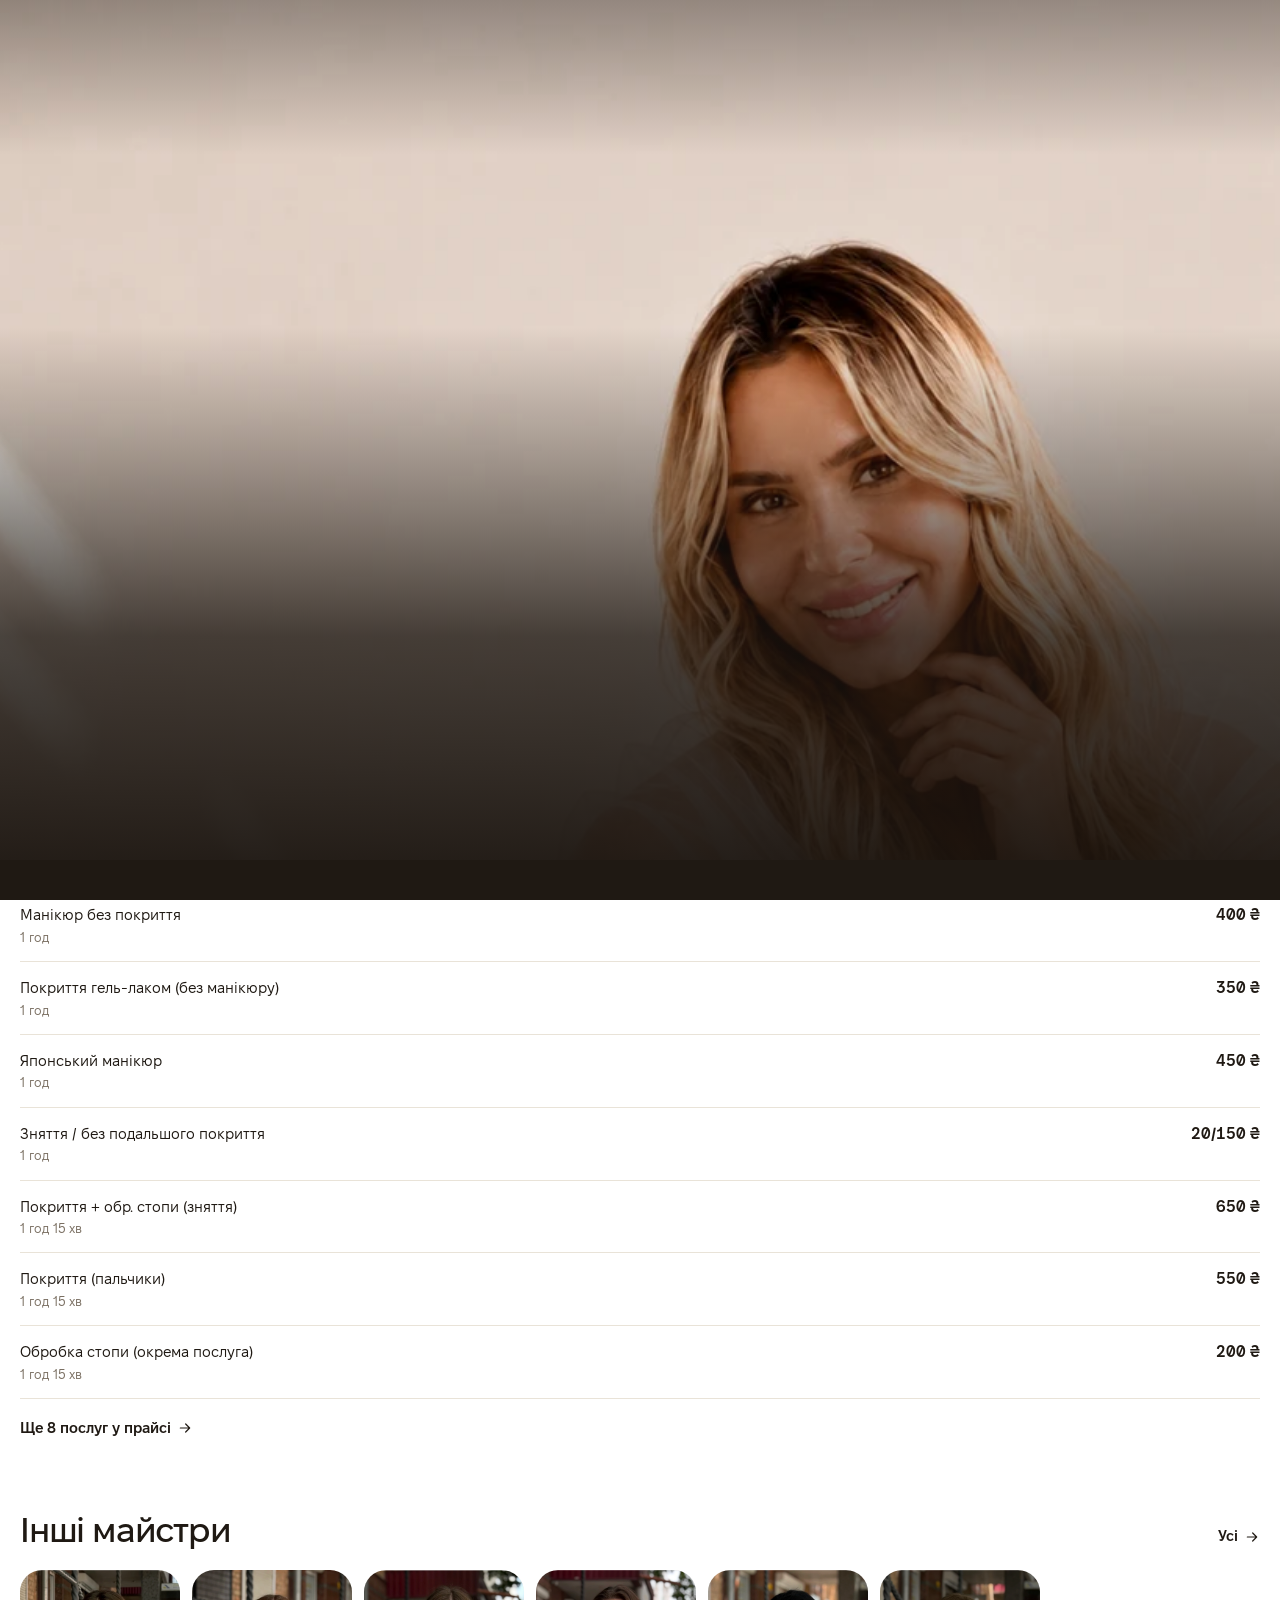
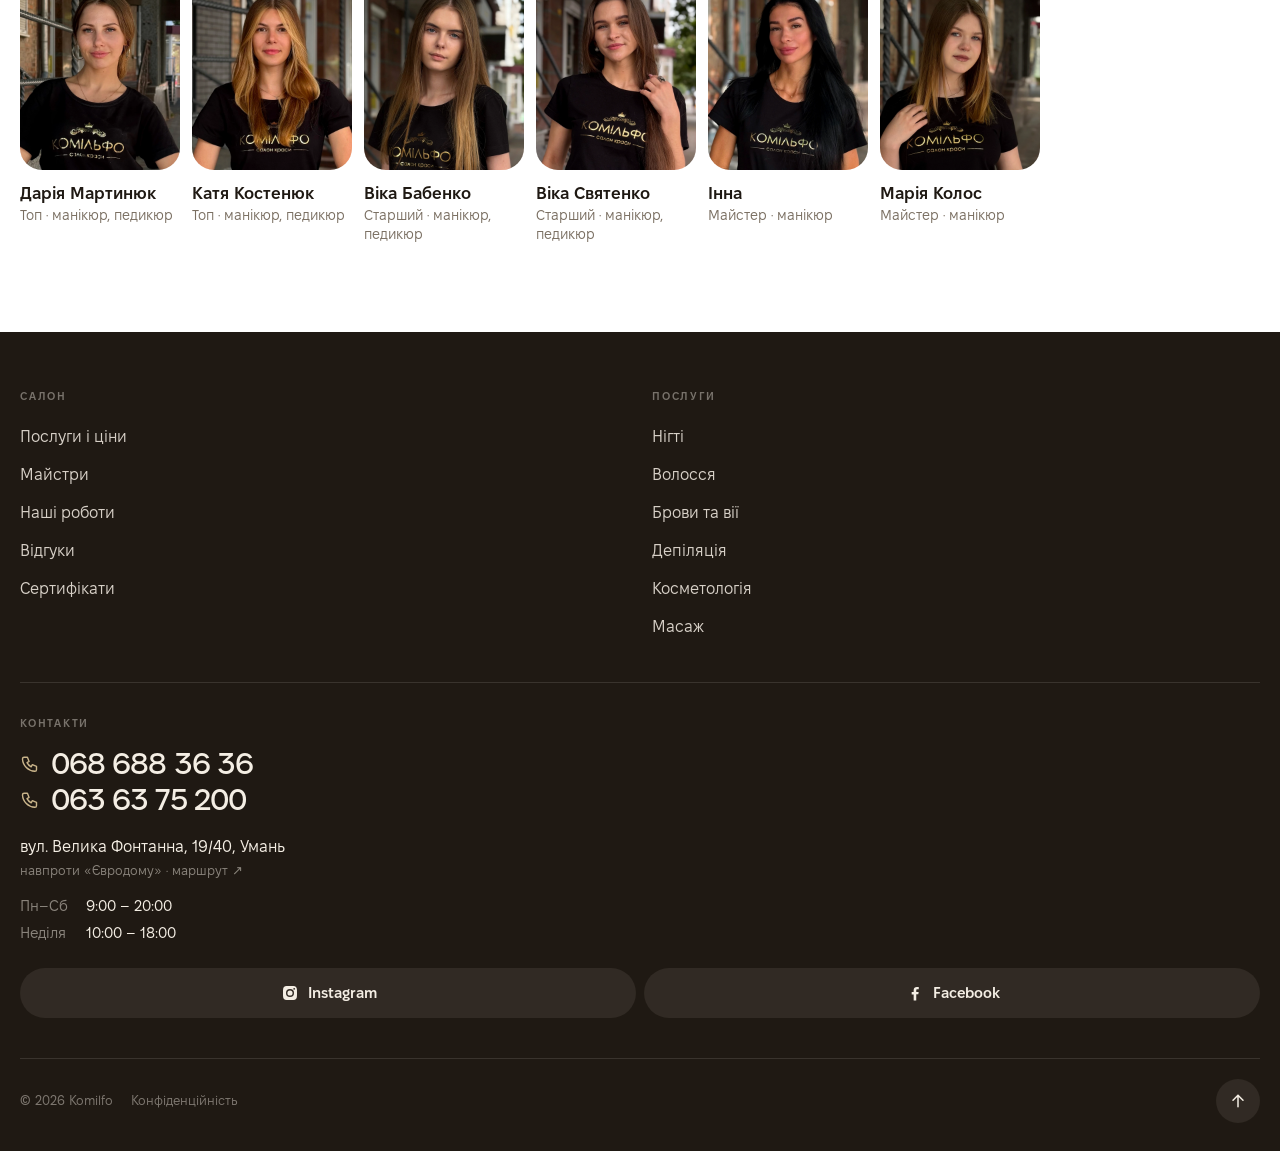
<file: majster-kateryna-hoienko.html>
<!doctype html>
<html lang="uk">
<head>
<meta charset="utf-8">
<meta name="viewport" content="width=device-width, initial-scale=1, viewport-fit=cover">
<meta name="robots" content="noindex">
<title>Катерина Гоєнко — Komilfo</title>
<meta name="description" content="Катерина Гоєнко — майстер салону краси Komilfo в Умані. Послуги, ціни та онлайн-запис.">
<meta property="og:type" content="website">
<meta property="og:site_name" content="Komilfo">
<meta property="og:title" content="Катерина Гоєнко — Komilfo">
<meta property="og:description" content="Катерина Гоєнко — майстер салону краси Komilfo в Умані. Послуги, ціни та онлайн-запис.">
<meta property="og:image" content="https://qwxdt.github.io/komilfo-preview/a/og.jpg">
<meta property="og:image:width" content="1200">
<meta property="og:image:height" content="630">
<meta name="twitter:card" content="summary_large_image">
<link rel="icon" href="a/favicon.svg" type="image/svg+xml">
<link rel="preload" href="a/f/FixelDisplay-SemiBold.woff2" as="font" type="font/woff2" crossorigin>
<script>(()=>{const h=document.documentElement;h.classList.add('js');
if('scrollRestoration' in history)history.scrollRestoration='manual';
let nt='navigate';try{nt=performance.getEntriesByType('navigation')[0].type}catch(e){}
let seen=false;try{seen=sessionStorage.getItem('kf-in')==='1'}catch(e){}
if((nt==='reload'||!seen)&&!matchMedia('(prefers-reduced-motion: reduce)').matches){h.classList.add('ld');h.style.background='#1F1913'}
if(nt==='reload'&&location.hash)history.replaceState(null,'',location.pathname+location.search);
})()</script>
<style>@font-face{font-family:Fixel;src:url(a/f/FixelText-Regular.woff2) format("woff2");font-weight:400;font-display:swap}
@font-face{font-family:Fixel;src:url(a/f/FixelText-Medium.woff2) format("woff2");font-weight:500;font-display:swap}
@font-face{font-family:Fixel;src:url(a/f/FixelText-SemiBold.woff2) format("woff2");font-weight:600;font-display:swap}
@font-face{font-family:Fixel;src:url(a/f/FixelText-Bold.woff2) format("woff2");font-weight:700;font-display:swap}
@font-face{font-family:FixelD;src:url(a/f/FixelDisplay-Medium.woff2) format("woff2");font-weight:500;font-display:swap}
@font-face{font-family:FixelD;src:url(a/f/FixelDisplay-SemiBold.woff2) format("woff2");font-weight:600;font-display:swap}
:root{--bg:#fff;--soft:#F6F3EE;--fg:#1F1913;--mute:#7A6F62;--line:#E9E3D8;--gold:#A68A56;--dark:#1F1913;--ivory:#F4EEE4;--pad:20px;--r:22px;--ease:cubic-bezier(.22,1,.36,1)}
*{box-sizing:border-box;margin:0;padding:0}
html{-webkit-text-size-adjust:100%;scroll-behavior:smooth;scroll-padding-top:132px}
body{background:var(--bg);color:var(--fg);font:400 16px/1.5 Fixel,system-ui,sans-serif;-webkit-font-smoothing:antialiased;overflow-x:hidden}
a{color:inherit;text-decoration:none;-webkit-tap-highlight-color:transparent}
img{display:block;max-width:100%}
svg{width:18px;height:18px;flex:none}
ul,ol{list-style:none}
.wrap{padding:0 var(--pad)}
.over{font-size:12px;letter-spacing:.14em;text-transform:uppercase;color:var(--gold);font-weight:600}
h1,h2{font-family:FixelD,Fixel,sans-serif;font-weight:500;letter-spacing:-.035em}
h2{font-size:34px;line-height:1.05;text-wrap:balance}
.sub{color:var(--mute);font-size:15px;line-height:1.5;margin-top:8px}
.link{display:inline-flex;align-items:center;gap:6px;font-weight:600;font-size:15px;white-space:nowrap}
.link svg{width:16px;height:16px}
section{padding-top:72px}
.head{display:flex;align-items:flex-end;justify-content:space-between;padding:0 var(--pad);margin-bottom:22px;gap:16px}

/* header: burger left · logo center · phone right */
.hdr{position:fixed;top:0;left:0;right:0;z-index:50;display:grid;grid-template-columns:1fr auto 1fr;align-items:center;padding:8px calc(var(--pad) - 12px);padding-top:calc(8px + env(safe-area-inset-top));color:var(--fg);transition:background .35s,color .35s,box-shadow .35s,transform .45s var(--ease)}
.logo{font-family:FixelD,Fixel,sans-serif;font-size:24px;font-weight:600;letter-spacing:.01em;justify-self:center;transition:transform .5s var(--ease)}
.burger{justify-self:start;position:relative;width:48px;height:48px;display:grid;place-items:center;background:none;border:0;padding:0;color:inherit;cursor:pointer;-webkit-tap-highlight-color:transparent}
.burger span{position:absolute;left:12px;height:2px;border-radius:2px;background:currentColor;transition:transform .5s var(--ease),width .5s var(--ease),top .5s var(--ease)}
.burger span:nth-child(1){top:19px;width:24px}
.burger span:nth-child(2){top:27px;width:15px}
.burger:active span{width:24px}
.menu-open .burger span:nth-child(1){top:23px;width:24px;transform:rotate(45deg)}
.menu-open .burger span:nth-child(2){top:23px;width:24px;transform:rotate(-45deg)}
.hcall svg{width:23px;height:23px;transform-origin:50% 60%;animation:ring 5s var(--ease) 2s infinite}
@keyframes ring{0%,80%,100%{transform:none}83%{transform:rotate(-14deg)}86%{transform:rotate(12deg)}89%{transform:rotate(-9deg)}92%{transform:rotate(6deg)}95%{transform:rotate(0)}}
.wave{position:absolute;left:50%;top:50%;width:34px;height:34px;margin:-17px 0 0 -17px;border-radius:50%;background:currentColor;opacity:0;pointer-events:none;animation:wave 5s ease-out 2s infinite}
.wave.w2{animation-delay:2.25s}
@keyframes wave{0%,80%{transform:scale(.4);opacity:0}84%{opacity:.16}100%{transform:scale(1.35);opacity:0}}
.hcall:active svg{transform:scale(.88)}
.hdr.ovr{color:#fff}
.hdr.ovr:before{content:"";position:absolute;inset:0 0 -24px;background:linear-gradient(rgba(24,18,13,.35),rgba(24,18,13,0));pointer-events:none;z-index:-1;transition:opacity .35s}
.hdr.flat,.hdr.solid{background:rgba(255,255,255,.9);backdrop-filter:saturate(1.4) blur(16px);-webkit-backdrop-filter:saturate(1.4) blur(16px);color:var(--fg);box-shadow:0 1px 0 var(--line)}
.hdr.solid:before{opacity:0}
.menu-open .hdr{background:transparent!important;box-shadow:none!important;backdrop-filter:none!important;-webkit-backdrop-filter:none!important;color:var(--ivory)}
.menu-open .hdr:before{opacity:0}
body.p-solid main{padding-top:64px}

/* menu: circular reveal from the burger */
.menu{position:fixed;inset:0;z-index:40;background:var(--dark);color:var(--ivory);clip-path:circle(0 at 32px 34px);visibility:hidden;transition:clip-path .7s cubic-bezier(.7,0,.2,1),visibility 0s .7s;overflow:hidden}
.menu-open .menu{clip-path:circle(150% at 32px 34px);visibility:visible;transition:clip-path .8s cubic-bezier(.7,0,.2,1)}
.menu-open{overflow:hidden}
.mbg{position:absolute;inset:0;opacity:0;transition:opacity 1.2s var(--ease) .2s}
.mbg img{width:100%;height:100%;object-fit:cover;filter:grayscale(.3) brightness(.85);transform:scale(1.12);transition:transform 2.4s var(--ease)}
.mbg:after{content:"";position:absolute;inset:0;background:linear-gradient(rgba(31,25,19,.93),rgba(31,25,19,.86) 50%,rgba(31,25,19,.97))}
.menu-open .mbg{opacity:1}.menu-open .mbg img{transform:scale(1)}
.min{position:relative;height:100%;display:flex;flex-direction:column;padding:calc(84px + env(safe-area-inset-top)) var(--pad) calc(22px + env(safe-area-inset-bottom));overflow-y:auto}
.menu ol{flex:1;display:flex;flex-direction:column;justify-content:center;align-items:center;text-align:center;padding:8px 0 24px}
.menu li{overflow:hidden}
.menu li a{display:flex;justify-content:center;padding:6px 0;font-family:FixelD,Fixel,sans-serif;font-size:clamp(38px,12.4vw,54px);font-weight:500;letter-spacing:-.035em;line-height:1.12;transform:translateY(105%);transition:transform .5s var(--ease),color .3s}
.menu li small{font:600 11px Fixel,sans-serif;color:var(--gold);letter-spacing:.1em;width:18px;flex:none;transform:translateY(-.9em)}
.menu li a span{background:linear-gradient(currentColor,currentColor) 50% 100%/0 2px no-repeat;transition:background-size .5s var(--ease)}
.menu li a.cur{color:#E9D9B8}
.menu li a.cur span{background-size:100% 2px}
.menu li a:active span{background-size:100% 2px}
.menu-open .menu li a{transform:none;transition:transform .9s var(--ease)}
.menu-open .menu li:nth-child(1) a{transition-delay:.22s}.menu-open .menu li:nth-child(2) a{transition-delay:.27s}.menu-open .menu li:nth-child(3) a{transition-delay:.32s}.menu-open .menu li:nth-child(4) a{transition-delay:.37s}.menu-open .menu li:nth-child(5) a{transition-delay:.42s}.menu-open .menu li:nth-child(6) a{transition-delay:.47s}
.mchips,.mbot{opacity:0;transform:translateY(16px);transition:opacity .3s,transform .3s}
.menu-open .mchips,.menu-open .mbot{opacity:1;transform:none;transition:opacity .8s var(--ease) .5s,transform .8s var(--ease) .5s}
.menu-open .mbot{transition-delay:.58s}
.mchips{display:flex;flex-wrap:wrap;gap:6px;margin:22px 0 26px}
.mchips a{height:34px;padding:0 13px;border-radius:999px;background:rgba(244,238,228,.09);display:flex;align-items:center;font-size:13px;font-weight:600;color:rgba(244,238,228,.85)}
.mcta{width:100%;background:var(--ivory);color:var(--fg);justify-content:space-between;padding:0 8px 0 24px;height:58px}
.mcta svg{width:42px;height:42px;padding:12px;border-radius:50%;background:var(--fg);color:var(--ivory);transition:transform .4s var(--ease)}
.mcta:active svg{transform:translateX(4px)}
.mrow{display:flex;flex-direction:column;align-items:center;gap:14px;text-align:center;padding-top:22px;border-top:1px solid rgba(244,238,228,.12)}
.mtel{display:block;font-family:FixelD,Fixel,sans-serif;font-size:26px;font-weight:500;letter-spacing:-.03em;line-height:1.1}
.mopen{display:flex;align-items:center;justify-content:center;gap:7px;margin-top:6px;font-size:13px;color:rgba(244,238,228,.6)}
.mopen i{width:7px;height:7px;border-radius:50%;background:#B9A88E;flex:none}
.mopen.on i{background:#7FD49A;box-shadow:0 0 0 0 rgba(127,212,154,.6);animation:pulse 2s infinite}
@keyframes pulse{70%{box-shadow:0 0 0 7px rgba(127,212,154,0)}100%{box-shadow:0 0 0 0 rgba(127,212,154,0)}}
.maddr{font-size:13px;color:rgba(244,238,228,.45);margin-top:10px;text-align:center}

/* buttons */
.btns{display:flex;gap:10px;margin-top:24px}
.btn{height:54px;border-radius:999px;display:inline-flex;align-items:center;justify-content:center;gap:8px;font-weight:700;font-size:16px;padding:0 24px;transition:transform .15s}
.btn:active{transform:scale(.97)}
.btn.w{background:#fff;color:var(--fg);flex:1}
.btn.g{background:rgba(255,255,255,.16);color:#fff;backdrop-filter:blur(10px);-webkit-backdrop-filter:blur(10px);width:54px;padding:0;border:1px solid rgba(255,255,255,.2)}
.btn.d{background:var(--fg);color:#fff;width:100%;margin-top:28px}
.btn.o{border:1.5px solid var(--fg);color:var(--fg);flex:1;height:52px;font-size:15px}

/* hero (variant 1 + deep darkening of variant 3) */
.hero{position:relative;height:100svh;min-height:600px;max-height:860px;overflow:hidden;background:#2a211a;padding:0}
.hero img{position:absolute;inset:0;width:100%;height:100%;object-fit:cover;object-position:100% 0%;transform:scale(1.1);transform-origin:100% 0%}
@keyframes kb{from{transform:scale(1.08)}to{transform:scale(1)}}
.hero:after{content:"";position:absolute;inset:0;background:linear-gradient(to top,rgba(24,18,13,.94) 0%,rgba(24,18,13,.78) 26%,rgba(24,18,13,.34) 46%,rgba(24,18,13,0) 62%),linear-gradient(to bottom,rgba(24,18,13,.38),rgba(24,18,13,0) 18%)}
.hero .txt{position:absolute;left:0;right:0;bottom:0;z-index:2;padding:0 var(--pad) calc(24px + env(safe-area-inset-bottom));color:#fff}
.hero .kick{font-size:12px;letter-spacing:.16em;text-transform:uppercase;font-weight:600;color:#E9D9B8}
.hero h1{font-size:clamp(30px,11.2vw,48px);line-height:1;margin-top:12px;letter-spacing:-.04em;white-space:nowrap}
.hero h1 i{font-style:normal;color:#E9D9B8}
.hero .meta{display:flex;align-items:center;gap:6px;margin-top:16px;font-size:clamp(10.5px,3.3vw,14px);white-space:nowrap;color:rgba(255,255,255,.74)}
.hero .meta svg{width:15px;height:15px}
.hero .txt>*{animation:up .8s var(--ease) both}
.hero .txt>:nth-child(2){animation-delay:.08s}.hero .txt>:nth-child(3){animation-delay:.16s}.hero .txt>:nth-child(4){animation-delay:.24s}.hero .txt>:nth-child(5){animation-delay:.32s}
@keyframes up{from{opacity:0;transform:translateY(18px)}to{opacity:1;transform:none}}

/* category chips under hero */
.cats-s{padding-top:20px}
.cats{display:flex;gap:8px;overflow-x:auto;padding:0 var(--pad);scrollbar-width:none}
.cats::-webkit-scrollbar{display:none}
.cat{flex:none;display:flex;align-items:center;gap:10px;height:56px;padding:0 14px 0 6px;border-radius:999px;background:var(--soft);font-weight:600;font-size:15px;white-space:nowrap}
.cat img{width:44px;height:44px;border-radius:50%;object-fit:cover}
.cat svg{width:14px;height:14px;color:var(--mute)}

/* rails */
.rail{display:flex;gap:12px;overflow-x:auto;scroll-snap-type:x mandatory;padding:0 var(--pad);scrollbar-width:none;scroll-padding:0 var(--pad)}
.rail::-webkit-scrollbar{display:none}
.rail>*{scroll-snap-align:start;flex:0 0 auto}
.svc{width:min(272px,74vw)}
.svc .ph{aspect-ratio:4/5;border-radius:var(--r);overflow:hidden;background:var(--soft)}
.svc .ph img{width:100%;height:100%;object-fit:cover}
.svc h3{font-size:18px;font-weight:600;line-height:1.3;margin-top:14px}
.svc .p{font-size:15px;margin-top:4px;color:var(--mute)}
.mst{width:min(200px,52vw)}
.mst.sm{width:min(160px,42vw)}
.mst .ph{aspect-ratio:4/5;border-radius:var(--r);overflow:hidden;background:var(--soft)}
.mst .ph img{width:100%;height:100%;object-fit:cover}
.mst h3{font-size:17px;font-weight:600;margin-top:12px;line-height:1.3}
.mst .r{font-size:14px;color:var(--mute);margin-top:2px;line-height:1.35}

/* tier switch (CSS only) */
.lvi{position:absolute;opacity:0;pointer-events:none}
.seg{position:relative;display:grid;grid-template-columns:repeat(3,1fr);background:var(--soft);border-radius:999px;padding:4px;margin-top:22px}
.seg.n2{grid-template-columns:repeat(2,1fr)}
.seg label{position:relative;z-index:1;height:44px;display:grid;place-items:center;font-weight:600;font-size:15px;cursor:pointer;color:var(--mute);transition:color .25s}
.seg i{position:absolute;top:4px;bottom:4px;left:4px;width:calc((100% - 8px)/3);border-radius:999px;background:var(--fg);transition:transform .35s var(--ease)}
.seg.n2 i{width:calc((100% - 8px)/2)}
.lv1:checked~.seg i{transform:translateX(100%)}
.lv2:checked~.seg i{transform:translateX(200%)}
.lv0:checked~.seg label:nth-child(1),.lv1:checked~.seg label:nth-child(2),.lv2:checked~.seg label:nth-child(3){color:#fff}
.lvi:focus-visible~.seg{outline:2px solid var(--gold);outline-offset:2px}
.t{display:none}
.lv0:checked~* .t0,.lv1:checked~* .t1,.lv2:checked~* .t2,.lv0:checked~.t0,.lv1:checked~.t1,.lv2:checked~.t2{display:inline;animation:fade .3s}
.who.t{font-size:14px;color:var(--mute);margin-top:14px}
.lv0:checked~.who.t0,.lv1:checked~.who.t1,.lv2:checked~.who.t2{display:block}
@keyframes fade{from{opacity:0}to{opacity:1}}

/* price list */
.pl{margin-top:18px;border-top:1px solid var(--line)}
.pl li{display:flex;justify-content:space-between;align-items:baseline;gap:16px;padding:15px 0;border-bottom:1px solid var(--line);font-size:15px;line-height:1.35}
.pl .n{flex:1;min-width:0}
.pl small{display:block;color:var(--mute);font-size:13px;margin-top:3px}
.pl .pr{font-weight:600;white-space:nowrap;font-size:16px;font-variant-numeric:tabular-nums;text-align:right}
.tag{display:inline-block;margin-top:5px;font-size:11px;font-weight:600;letter-spacing:.04em;color:var(--gold);background:#F6EFE2;border-radius:6px;padding:2px 7px}
.note{font-size:13px;color:var(--mute);margin-top:12px;line-height:1.45}
.hint{font-size:13px;color:var(--mute);margin-top:10px}

/* levels box on home */
.lvls{padding-left:var(--pad);padding-right:var(--pad)}
.lbox{background:var(--soft);border-radius:28px;padding:30px 20px 22px}
.lbox h2{margin-top:10px;font-size:30px}
.lbox .seg{background:#fff}
.lbox .pl{border-color:#E4DCCE}.lbox .pl li{border-color:#E4DCCE}
.lbox.plain .btn{margin-top:24px;width:100%;flex:none}

/* works */
.works{display:grid;grid-template-columns:1fr 1fr;gap:8px;padding:0 var(--pad)}
.works img{width:100%;height:100%;object-fit:cover;border-radius:16px}
.works .t{grid-row:span 2;aspect-ratio:3/5.2}
.works .s{aspect-ratio:1}

/* reviews */
.score{display:flex;align-items:center;gap:16px;margin-top:12px}
.score b{font-family:FixelD,Fixel,sans-serif;font-size:64px;font-weight:500;line-height:1;letter-spacing:-.04em}
.score span{display:block;font-size:14px;color:var(--mute);margin-top:4px}
.stars{display:inline-flex;gap:2px;color:var(--gold)}
.stars svg{width:16px;height:16px}.stars svg.off{color:#E4DCCE}
.qs{display:flex;gap:12px;overflow-x:auto;scroll-snap-type:x mandatory;padding:22px var(--pad) 0;scroll-padding:0 var(--pad);scrollbar-width:none}
.qs:after{content:'';flex:0 0 1px}
.qs::-webkit-scrollbar{display:none}
.q{flex:0 0 min(300px,80vw);scroll-snap-align:start;background:var(--soft);border-radius:var(--r);padding:22px 20px;display:flex;flex-direction:column;justify-content:space-between;gap:20px}
.q blockquote{font-size:16px;line-height:1.5}
.q figcaption{display:flex;flex-direction:column;gap:6px;font-size:14px;color:var(--mute)}
.q .qn{color:var(--ink);font-weight:500;font-size:15px}
.q .qd{display:flex;align-items:center;gap:6px;font-size:13px}
.q .gg{width:14px;height:14px;flex:none}
.revs .wrap+.wrap{margin-top:20px}
.revs>.wrap:last-child{margin-top:20px}

/* about */
.about .big{font-family:FixelD,Fixel,sans-serif;font-weight:500;font-size:28px;line-height:1.2;letter-spacing:-.03em;margin-top:12px;text-wrap:pretty}
.about .big em{font-style:normal;color:var(--gold)}
.about .pic{position:relative;margin:28px var(--pad) 0;border-radius:var(--r);overflow:hidden;aspect-ratio:4/3}
.about .pic img{width:100%;height:100%;object-fit:cover;display:block}
.about .ptag{position:absolute;left:12px;bottom:12px;font-size:12px;font-weight:500;color:var(--fg);background:rgba(255,255,255,.88);-webkit-backdrop-filter:blur(8px);backdrop-filter:blur(8px);border-radius:999px;padding:6px 11px;white-space:nowrap}
.js .about .pic.rv{opacity:1;transform:none;clip-path:inset(10% 6% 10% 6% round var(--r));transition:clip-path 1s var(--ease)}
.js .about .pic.rv img{transform:scale(1.08);transition:transform 1.2s var(--ease)}
.js .about .pic.rv .ptag{opacity:0;transform:translateY(6px);transition:opacity .5s .6s var(--ease),transform .5s .6s var(--ease)}
.js .about .pic.rv.in{clip-path:inset(0 0 0 0 round var(--r))}
.js .about .pic.rv.in img{transform:none}
.js .about .pic.rv.in .ptag{opacity:1;transform:none}
.facts{display:grid;grid-template-columns:repeat(3,1fr);padding:28px var(--pad) 0}
.facts>div{padding:0 12px;border-left:1px solid rgba(166,138,86,.45)}
.facts>div:first-child{padding-left:0;border-left:0}
.facts b{display:block;font-family:FixelD,Fixel,sans-serif;font-weight:500;font-size:40px;line-height:1;letter-spacing:-.04em;white-space:nowrap}
.facts small{display:block;margin-top:6px;font-size:13px;color:var(--mute)}

/* certificate */
.cert{margin:0 var(--pad);background:var(--soft);border-radius:28px;padding:32px 22px 24px;overflow:hidden}
.cert h2{margin-top:10px}
.card{margin:30px auto 0;width:100%;aspect-ratio:1.6;border-radius:18px;background:linear-gradient(140deg,#2A221A,#14100C);color:var(--ivory);padding:20px 22px;display:flex;flex-direction:column;justify-content:space-between;box-shadow:0 30px 60px -24px rgba(31,25,19,.55);transform:rotate(-4deg);transition:transform .8s var(--ease)}
.cert.in .card{transform:rotate(-2deg)}
.card .l{font-family:FixelD,Fixel,sans-serif;font-size:30px;font-weight:600;line-height:1}
.card .l i{display:inline-block;font-style:normal;font-synthesis:none;transform:skewX(-12deg);padding:0 .1em 0 .02em;letter-spacing:-.01em;background:linear-gradient(100deg,#F4EEE4 30%,#E2CC9E 50%,#F4EEE4 70%) 0 0/250% 100%;-webkit-background-clip:text;background-clip:text;color:transparent;animation:shine 6s ease-in-out infinite}
.card .lsub{display:block;margin-top:8px;font:600 10px Fixel,sans-serif;letter-spacing:.24em;text-transform:uppercase;color:rgba(244,238,228,.45)}
@keyframes shine{0%,60%{background-position:100% 0}100%{background-position:-50% 0}}
.card .row{display:flex;justify-content:space-between;align-items:flex-end;font-size:12px;letter-spacing:.12em;text-transform:uppercase;color:rgba(244,238,228,.6)}
.card .row{gap:10px}
.card .row b{white-space:nowrap;font-family:FixelD,Fixel,sans-serif;font-size:clamp(26px,8.6vw,34px);font-weight:500;letter-spacing:0;text-transform:none;color:var(--ivory)}

/* contacts */
.map{display:block;margin:0 var(--pad);border-radius:var(--r);overflow:hidden;aspect-ratio:4/3.4;position:relative;background:var(--soft)}
.map img{width:100%;height:100%;object-fit:cover}
.pin{position:absolute;left:50%;top:50%;transform:translate(-50%,calc(-100% - 14px));background:var(--fg);color:#fff;font-size:14px;font-weight:700;padding:9px 14px;border-radius:12px;white-space:nowrap;box-shadow:0 8px 20px -6px rgba(0,0,0,.35)}
.pin:after{content:"";position:absolute;left:50%;bottom:-6px;margin-left:-6px;border:6px solid transparent;border-bottom:0;border-top-color:var(--fg)}
.dot{position:absolute;left:50%;top:50%;width:16px;height:16px;margin:-8px 0 0 -8px;border-radius:50%;background:var(--fg);box-shadow:0 0 0 5px #fff}
.osm{position:absolute;right:10px;bottom:8px;font-size:10px;color:#9a9086}
.info{padding:24px var(--pad) 0}
.info .addr{font-size:22px;font-weight:600;line-height:1.3;letter-spacing:-.02em}
.info .sub{margin-top:2px}
.hours{margin-top:20px;display:grid;grid-template-columns:auto 1fr;gap:6px 22px;font-size:16px}
.hours dt{color:var(--mute)}
.tel{display:flex;width:fit-content;align-items:center;gap:12px;white-space:nowrap;font-family:FixelD,Fixel,sans-serif;font-size:32px;font-weight:500;line-height:1.2;letter-spacing:-.03em;margin-top:20px}
.tel svg{width:.7em;height:.7em;flex:none;color:var(--gold)}
.tel+.tel{margin-top:0}
.row2{display:flex;gap:10px;margin-top:24px}

/* footer */
.foot{margin-top:88px;background:var(--dark);color:var(--ivory);padding:56px var(--pad) calc(28px + env(safe-area-inset-bottom));overflow:hidden}
.foot h4{font-size:11px;letter-spacing:.16em;text-transform:uppercase;font-weight:600;color:rgba(244,238,228,.42);margin-bottom:14px}
.fcta h2{margin-top:0;font-size:38px;line-height:1.04}
.fcta h2 i{font-style:normal;color:#E9D9B8}
.fcta .mcta{margin-top:26px}
.fcols{display:grid;grid-template-columns:1fr 1fr;gap:24px;margin-top:52px;padding-top:32px;border-top:1px solid rgba(244,238,228,.12)}
.foot>.fcols:first-child{margin-top:0;padding-top:0;border-top:0}
.fcol a{display:block;padding:7px 0;font-size:16px;color:rgba(244,238,228,.86);transition:color .2s}
.fcol a:active{color:#E9D9B8}
.fcon{margin-top:36px;padding-top:32px;border-top:1px solid rgba(244,238,228,.12)}
.ftel{display:flex;width:fit-content;align-items:center;gap:11px;white-space:nowrap;font-family:FixelD,Fixel,sans-serif;font-size:30px;font-weight:500;letter-spacing:-.03em;line-height:1.2}
.ftel svg{width:.66em;height:.66em;flex:none;color:#C9B48A}
.faddr{display:block;margin-top:18px;font-size:16px;line-height:1.4}
.faddr small{display:block;font-size:13px;color:rgba(244,238,228,.5);margin-top:3px}
.fhrs{display:grid;grid-template-columns:auto 1fr;gap:4px 18px;margin-top:16px;font-size:15px}
.fhrs dt{color:rgba(244,238,228,.5)}
.fsoc{display:flex;gap:8px;margin-top:24px}
.fsoc a{flex:1;display:flex;align-items:center;justify-content:center;gap:8px;height:50px;border-radius:999px;background:rgba(244,238,228,.08);font-weight:600;font-size:15px;transition:background .25s,transform .2s}
.fsoc a:active{transform:scale(.97);background:rgba(244,238,228,.14)}
.fsoc svg{width:20px;height:20px}
.fword{display:block;font-family:FixelD,Fixel,sans-serif;font-weight:600;font-size:24vw;line-height:.9;letter-spacing:-.045em;margin:52px 0 0;padding:0 .14em 0 .04em;white-space:nowrap;text-align:center;color:transparent;background:linear-gradient(180deg,rgba(244,238,228,.92),rgba(244,238,228,.12));-webkit-background-clip:text;background-clip:text;font-style:normal;font-synthesis:none;transform:skewX(-12deg)}
.flegal{display:flex;align-items:center;gap:18px;margin-top:40px;padding-top:20px;border-top:1px solid rgba(244,238,228,.12);font-size:13px;color:rgba(244,238,228,.45)}
.flegal .ftop{margin-left:auto;width:44px;height:44px;display:grid;place-items:center;border-radius:50%;background:rgba(244,238,228,.08);color:var(--ivory)}
.flegal .ftop svg{width:20px;height:20px;transition:transform .4s var(--ease)}
.flegal .ftop:active svg{transform:translateY(-4px)}

/* sticky CTA */
.sticky{position:fixed;left:12px;right:12px;bottom:calc(12px + env(safe-area-inset-bottom));z-index:15;display:flex;gap:8px;padding:6px;border-radius:999px;background:rgba(31,25,19,.92);backdrop-filter:blur(14px);-webkit-backdrop-filter:blur(14px);box-shadow:0 12px 30px -10px rgba(0,0,0,.45);transition:transform .4s var(--ease),opacity .3s;opacity:0;transform:translateY(130%);pointer-events:none}
.show-sticky .sticky{opacity:1;transform:none;pointer-events:auto}
.sticky a{height:48px;border-radius:999px;display:flex;align-items:center;justify-content:center;font-weight:700;font-size:15px}
.sticky .b{flex:1;background:#fff;color:var(--fg);padding:0 12px;white-space:nowrap;overflow:hidden;text-overflow:ellipsis}
.sticky .c{width:48px;color:#fff}
.sticky .c svg{width:20px;height:20px}

/* inner page top + tabs */
.top{padding:28px var(--pad) 0}
.top h1{font-size:44px;line-height:1;letter-spacing:-.04em}
.tabsw{position:sticky;top:calc(68px + env(safe-area-inset-top));z-index:10;background:rgba(255,255,255,.94);backdrop-filter:blur(14px);-webkit-backdrop-filter:blur(14px);margin-top:22px;border-bottom:1px solid var(--line)}
.tabs{display:flex;gap:6px;overflow-x:auto;padding:10px var(--pad);scrollbar-width:none}
.tabs::-webkit-scrollbar{display:none}
.tab{flex:none;height:38px;padding:0 16px;border-radius:999px;background:var(--soft);display:flex;align-items:center;font-weight:600;font-size:14px;white-space:nowrap;transition:background .2s,color .2s}
.tab.on{background:var(--fg);color:#fff}

/* services page */
.cat-sec{padding-top:44px}
.cover{position:relative;margin:0 var(--pad);border-radius:var(--r);overflow:hidden;aspect-ratio:16/10;background:var(--soft)}
.cover img{width:100%;height:100%;object-fit:cover}
.cover:after{content:"";position:absolute;inset:0;background:linear-gradient(to top,rgba(24,18,13,.75),rgba(24,18,13,0) 60%)}
.ct{position:absolute;left:18px;right:18px;bottom:16px;z-index:1;color:#fff;display:flex;justify-content:space-between;align-items:flex-end;gap:12px}
.ct h2{font-size:30px}
.ct span{font-size:13px;color:rgba(255,255,255,.8);white-space:nowrap;padding-bottom:4px}
.faces{display:flex;align-items:center;gap:12px;margin:14px var(--pad) 0;padding:10px 14px 10px 10px;border-radius:999px;background:var(--soft);font-size:14px;font-weight:600}
.faces span:nth-child(2){flex:1}
.fc{display:flex}
.fc img{width:32px;height:32px;border-radius:50%;object-fit:cover;border:2px solid var(--soft);margin-left:-8px}
.fc img:first-child{margin-left:0}
.faces svg{width:15px;height:15px;color:var(--mute)}
.grp{position:relative;padding:30px var(--pad) 0}
.gh h3{font-size:21px;font-weight:600;letter-spacing:-.015em}
.grp .seg{margin-top:14px}
.cat-sec>.wrap .btn{margin-top:26px}
.rules{padding-top:56px}
.rules h3{font-size:21px;font-weight:600}

/* masters page */
.mg{padding-top:40px}
.gh2{display:flex;align-items:baseline;gap:10px;padding:0 var(--pad);margin-bottom:18px}
.gh2 h2{font-size:30px}
.gh2 span{font-size:15px;color:var(--mute);font-weight:600}
.mgrid{display:grid;grid-template-columns:1fr 1fr;gap:24px 12px;padding:0 var(--pad)}
.m .ph{position:relative;aspect-ratio:4/5;border-radius:20px;overflow:hidden;background:var(--soft)}
.m .ph img{width:100%;height:100%;object-fit:cover}
.lvb{position:absolute;left:10px;top:10px;z-index:1;font-size:12px;font-weight:700;padding:5px 10px;border-radius:999px;background:rgba(255,255,255,.92);color:var(--fg)}
.m h3{font-size:16px;font-weight:600;margin-top:10px;line-height:1.3}
.m .r{font-size:13px;color:var(--mute);margin-top:2px;line-height:1.35}
.mg+.lvls{padding-top:56px}

/* master profile */
.phero{position:relative;height:min(78svh,640px);min-height:480px;overflow:hidden;padding:0;background:var(--soft)}
.phero img{position:absolute;inset:0;width:100%;height:100%;object-fit:cover;animation:kb 14s var(--ease) both}
.phero:after{content:"";position:absolute;inset:0;background:linear-gradient(to top,rgba(24,18,13,.9) 0%,rgba(24,18,13,.55) 24%,rgba(24,18,13,0) 50%),linear-gradient(to bottom,rgba(24,18,13,.35),rgba(24,18,13,0) 20%)}
.phero .txt{position:absolute;left:var(--pad);right:var(--pad);bottom:24px;z-index:2;color:#fff}
.phero .lvb{position:static;display:inline-block;margin-bottom:12px}
.phero h1{font-size:42px;line-height:1;letter-spacing:-.04em}
.phero p{margin-top:8px;color:rgba(255,255,255,.82);font-size:16px}
.backb{position:absolute;z-index:3;left:var(--pad);top:calc(72px + env(safe-area-inset-top));width:40px;height:40px;border-radius:50%;display:grid;place-items:center;background:rgba(255,255,255,.16);color:#fff;border:1px solid rgba(255,255,255,.2);backdrop-filter:blur(10px);-webkit-backdrop-filter:blur(10px)}
.pact .btn{margin-top:20px}
.psv{padding-top:48px}
.psv .head{margin-bottom:0}
.more{margin-top:18px}

/* reveal */
.js .rv{opacity:0;transform:translateY(22px);transition:opacity .8s var(--ease),transform .8s var(--ease)}
.js .rv.in{opacity:1;transform:none}
@media (prefers-reduced-motion:reduce){.menu li a,.mchips,.mbot{transform:none!important;opacity:1!important}*,*:before,*:after{animation:none!important;transition:none!important}.js .rv{opacity:1;transform:none}.js .about .pic.rv{clip-path:none}.js .about .pic.rv img,.js .about .pic.rv .ptag{transform:none;opacity:1}}
@media (max-width:359px){:root{--pad:16px}h2{font-size:30px}.top h1{font-size:38px}.tel{font-size:28px}.facts b{font-size:32px}.facts>div{padding:0 8px}.about .ptag{font-size:11px}.score b{font-size:54px}.phero h1{font-size:36px}}

/* header book button */
.hbook{justify-self:end;position:relative;overflow:hidden;display:flex;align-items:center;height:38px;padding:0 15px;margin-right:4px;border-radius:999px;background:var(--fg);color:var(--ivory);font-size:14px;font-weight:600;letter-spacing:-.01em;transition:background .35s,color .35s,transform .2s;-webkit-tap-highlight-color:transparent}
.hbook:after{content:"";position:absolute;top:0;bottom:0;left:-60%;width:40%;background:linear-gradient(100deg,transparent,rgba(255,255,255,.35),transparent);transform:skewX(-20deg);animation:sheen 5s ease-in-out 1.5s infinite}
@keyframes sheen{0%,75%{left:-60%}100%{left:130%}}
.hbook:active{transform:scale(.95)}
.hdr.ovr:not(.solid) .hbook{background:var(--ivory);color:var(--fg)}
.menu-open .hbook{background:var(--ivory)!important;color:var(--fg)!important}
@media (max-width:340px){.hbook{padding:0 12px;font-size:13px;height:36px}.logo{font-size:21px}}
@media (prefers-reduced-motion:reduce){.hbook:after{animation:none}}

@media (max-width:340px){.card .row span{font-size:10px}.cert .btn{font-size:14px;padding:0 16px}}

/* page loader v3: works flip inside an arch → arch opens into the hero (seamless) */
.ldr{display:none}
.ld .ldr{display:block;position:fixed;inset:0;z-index:100;background:var(--dark);color:var(--ivory);overflow:hidden}
.ld:not(.ld-end) body{overflow:hidden}
.lbx{position:absolute;left:0;top:0;width:100%;height:clamp(600px,100svh,860px);--aw:min(54vw,230px);--ah:calc(var(--aw)*1.38);--ay:calc(50% - var(--ah)/2 - 22px)}
.lgw{position:absolute;inset:0;overflow:hidden;clip-path:inset(calc(var(--ay) + var(--ah)) calc(50% - var(--aw)/2) calc(100% - var(--ay) - var(--ah)) calc(50% - var(--aw)/2) round calc(var(--aw)/2) calc(var(--aw)/2) 0 0);will-change:clip-path}
.lgh{position:absolute;inset:0}
.lgh img{position:absolute;inset:0;width:100%;height:100%;object-fit:cover;object-position:100% 0%;transform:scale(1.24);transform-origin:100% 0%}
.lgh:after{content:"";position:absolute;inset:0;opacity:0;background:linear-gradient(to top,rgba(24,18,13,.94) 0%,rgba(24,18,13,.78) 26%,rgba(24,18,13,.34) 46%,rgba(24,18,13,0) 62%),linear-gradient(to bottom,rgba(24,18,13,.38),rgba(24,18,13,0) 18%)}
.lga{position:absolute;left:calc(50% - var(--aw)/2);top:var(--ay);width:var(--aw);height:var(--ah);background:var(--dark)}
.lga img{position:absolute;inset:0;width:100%;height:100%;object-fit:cover;opacity:0;transform:scale(1.14)}
.lga img.on{opacity:1;transform:scale(1);transition:transform .7s var(--ease)}
.lh .lga{opacity:0;transition:opacity .22s}
.lk{position:absolute;left:0;right:0;top:calc(var(--ay) - 34px);text-align:center;font-size:10.5px;font-weight:500;letter-spacing:.42em;padding-left:.42em;text-transform:uppercase;color:rgba(244,238,228,.55);opacity:0;transform:translateY(8px)}
.lcap{position:absolute;left:calc(50% - var(--aw)/2);width:var(--aw);top:calc(var(--ay) + var(--ah) + 22px);display:flex;justify-content:space-between;align-items:baseline;opacity:0;transform:translateY(8px)}
.lcap:before{content:"";position:absolute;left:0;right:0;top:-11px;height:1px;background:rgba(244,238,228,.14)}
.lcap:after{content:"";position:absolute;left:0;right:0;top:-11px;height:1px;background:#C9A96E;transform-origin:0 50%;transform:scaleX(var(--p,0))}
.lnm{font-family:FixelD,Fixel,sans-serif;font-weight:600;font-size:21px;line-height:1;letter-spacing:.04em}
.lcnt{font-size:12px;font-weight:500;letter-spacing:.14em;font-variant-numeric:tabular-nums;color:#E9D9B8}
.ld-go .lgw{clip-path:inset(var(--ay) calc(50% - var(--aw)/2) calc(100% - var(--ay) - var(--ah)) calc(50% - var(--aw)/2) round calc(var(--aw)/2) calc(var(--aw)/2) 0 0);transition:clip-path .85s cubic-bezier(.65,0,.35,1)}
.ld-go .lk,.ld-go .lcap{opacity:1;transform:none;transition:opacity .6s .25s var(--ease),transform .8s .25s var(--ease)}
.ld-out .ldr{pointer-events:none}
.ld-out .lgw{clip-path:inset(0 0 0 0 round 0 0 0 0);transition:clip-path 1s cubic-bezier(.76,0,.24,1)}
.ld-out .lgh img{transform:scale(1.1);transition:transform 1.1s cubic-bezier(.76,0,.24,1)}
.ld-out .lgh:after{opacity:1;transition:opacity .7s .3s}
.ld-out .lk,.ld-out .lcap{opacity:0;transform:translateY(-10px);transition:opacity .3s,transform .5s var(--ease)}
.ld-nh.ld-out .ldr{opacity:0;transition:opacity .5s .45s}
.ld-end .ldr{opacity:0;transition:opacity .35s}
/* hero entrance after loader */
.ld .hero .txt>*,.ldd .hero .txt>*{animation:none}
.ld:not(.ld-out) .phero img{animation-play-state:paused}
.ld .hero .txt>*,.ld .hdr{opacity:0;transform:translateY(18px)}
.ld-end .hero .txt>*,.ld-end .hdr{opacity:1;transform:none;transition:opacity .6s cubic-bezier(.22,1,.36,1),transform .8s cubic-bezier(.22,1,.36,1)}
.ld-end .hero .txt>*:nth-child(2){transition-delay:.07s}.ld-end .hero .txt>*:nth-child(3){transition-delay:.14s}.ld-end .hero .txt>*:nth-child(4){transition-delay:.21s}
</style>
</head>
<body class="p-over">
<div class="ldr" aria-hidden="true"><div class="lbx"><div class="lgw"><div class="lgh"><img src="a/hero/hero-mobile.webp" alt=""></div><div class="lga"><img src="a/gallery/g1.webp" alt="" class="on"><img src="a/gallery/g2.webp" alt=""><img src="a/gallery/g3.webp" alt=""><img src="a/gallery/g9.webp" alt=""><img src="a/gallery/g7.webp" alt=""><img src="a/gallery/g5.webp" alt=""></div></div><p class="lk">салон краси · Умань</p><div class="lcap"><span class="lnm">Komilfo</span><span class="lcnt">000</span></div></div></div>
<svg width="0" height="0" style="position:absolute" aria-hidden="true">
<symbol id="arr" viewBox="0 0 24 24" fill="none" stroke="currentColor" stroke-width="1.8" stroke-linecap="round" stroke-linejoin="round"><path d="M5 12h14M13 6l6 6-6 6"/></symbol>
<symbol id="back" viewBox="0 0 24 24" fill="none" stroke="currentColor" stroke-width="1.8" stroke-linecap="round" stroke-linejoin="round"><path d="M15 6l-6 6 6 6"/></symbol>
<symbol id="phone" viewBox="0 0 24 24" fill="none" stroke="currentColor" stroke-width="1.7" stroke-linecap="round" stroke-linejoin="round"><path d="M5 4h4l2 5-2.5 1.5a11 11 0 0 0 5 5L15 13l5 2v4a2 2 0 0 1-2 2A16 16 0 0 1 3 6a2 2 0 0 1 2-2"/></symbol>
<symbol id="menu" viewBox="0 0 24 24" fill="none" stroke="currentColor" stroke-width="1.8" stroke-linecap="round"><path d="M4 9h16M4 15h16"/></symbol>
<symbol id="x" viewBox="0 0 24 24" fill="none" stroke="currentColor" stroke-width="1.8" stroke-linecap="round"><path d="M6 6l12 12M18 6L6 18"/></symbol>
<symbol id="star" viewBox="0 0 24 24"><path fill="currentColor" d="M12 2.8l2.8 5.9 6.4.8-4.7 4.4 1.2 6.4L12 17.1l-5.7 3.2 1.2-6.4L2.8 9.5l6.4-.8z"/></symbol>
<symbol id="pin" viewBox="0 0 24 24" fill="none" stroke="currentColor" stroke-width="1.7" stroke-linecap="round" stroke-linejoin="round"><path d="M12 21s-7-6.2-7-11.5A7 7 0 0 1 19 9.5C19 14.8 12 21 12 21z"/><circle cx="12" cy="9.5" r="2.5"/></symbol>
</svg>
<header class="hdr ovr" id="top">
  <button class="burger" type="button" aria-label="Меню" aria-expanded="false" aria-controls="menu"><span></span><span></span></button>
  <a class="logo" href="index.html">Komilfo</a>
  <a class="hbook" href="zapis.html"><span>Записатися</span></a>
</header>
<nav class="menu" id="menu" aria-label="Меню" aria-hidden="true">
  <div class="mbg"><img src="a/about/salon.webp" alt="" loading="lazy"></div>
  <div class="min">
    <ol>
      <li><a href="index.html" data-p="index"><span>Головна</span></a></li>
      <li><a href="poslugy.html" data-p="poslugy"><span>Послуги і ціни</span></a></li>
      <li><a href="majstry.html" data-p="majstry"><span>Майстри</span></a></li>
      <li><a href="index.html#works"><span>Наші роботи</span></a></li>
      <li><a href="index.html#reviews"><span>Відгуки</span></a></li>
      <li><a href="index.html#contacts"><span>Контакти</span></a></li>
    </ol>
    <div class="mbot">
      <div class="mrow">
        <div><a class="mtel" href="tel:+380686883636">068 688 36 36</a><p class="mopen"><i></i><span>Пн–Сб 9–20, Нд 10–18</span></p></div>
      </div>
      <p class="maddr">вул. Велика Фонтанна, 19/40, Умань</p>
    </div>
  </div>
</nav>
<main>

<section class="phero" data-hero>
  <img src="a/masters/kateryna-hoienko.webp" alt="Катерина Гоєнко" style="object-position:61.8% 50%" loading="lazy">
  <a class="backb" href="majstry.html" aria-label="Усі майстри"><svg><use href="#back"/></svg></a>
  <div class="txt"><span class="lvb">Майстер</span><h1>Катерина Гоєнко</h1><p>Манікюр та педикюр · Майстер</p></div>
</section>
<div class="wrap pact">
  <a class="btn d" href="zapis.html">Записатися на прийом <svg><use href="#arr"/></svg></a>
</div>
<section class="psv">
  <div class="head rv"><h2>Послуги і ціни</h2></div>
  <div class="wrap"><ul class="pl rv"><li><span class="n">Манікюр + покриття + укріплення базою (зняття)<small>1 год</small></span><b class="pr">550 ₴</b></li><li><span class="n">Манікюр без покриття<small>1 год</small></span><b class="pr">400 ₴</b></li><li><span class="n">Покриття гель-лаком (без манікюру)<small>1 год</small></span><b class="pr">350 ₴</b></li><li><span class="n">Японський манікюр<small>1 год</small></span><b class="pr">450 ₴</b></li><li><span class="n">Зняття / без подальшого покриття<small>1 год</small></span><b class="pr">20/150 ₴</b></li><li><span class="n">Покриття + обр. стопи (зняття)<small>1 год 15 хв</small></span><b class="pr">650 ₴</b></li><li><span class="n">Покриття (пальчики)<small>1 год 15 хв</small></span><b class="pr">550 ₴</b></li><li><span class="n">Обробка стопи (окрема послуга)<small>1 год 15 хв</small></span><b class="pr">200 ₴</b></li></ul>
  <a class="link more" href="poslugy.html">Ще 8 послуг у прайсі <svg><use href="#arr"/></svg></a></div>
</section>

<section><div class="head rv"><h2>Інші майстри</h2><a class="link" href="majstry.html">Усі <svg><use href="#arr"/></svg></a></div><div class="rail"><a class="mst sm" href="majster-dariia-martyniuk.html"><div class="ph"><img src="a/masters/dariia-martyniuk.webp" alt="Дарія Мартинюк" style="object-position:56.6% 50%" loading="lazy"></div><h3>Дарія Мартинюк</h3><div class="r">Топ · манікюр, педикюр</div></a><a class="mst sm" href="majster-kateryna-kosteniuk.html"><div class="ph"><img src="a/masters/kateryna-kosteniuk.webp" alt="Катерина Костенюк" style="object-position:50.3% 50%" loading="lazy"></div><h3>Катя Костенюк</h3><div class="r">Топ · манікюр, педикюр</div></a><a class="mst sm" href="majster-viktoriia-babenko.html"><div class="ph"><img src="a/masters/viktoriia-babenko.webp" alt="Вікторія Бабенко" style="object-position:39.5% 50%" loading="lazy"></div><h3>Віка Бабенко</h3><div class="r">Старший · манікюр, педикюр</div></a><a class="mst sm" href="majster-viktoriia-sviatenko.html"><div class="ph"><img src="a/masters/viktoriia-sviatenko.webp" alt="Вікторія Святенко" style="object-position:42.5% 50%" loading="lazy"></div><h3>Віка Святенко</h3><div class="r">Старший · манікюр, педикюр</div></a><a class="mst sm" href="majster-inna.html"><div class="ph"><img src="a/masters/inna.webp" alt="Інна" style="object-position:64.1% 50%" loading="lazy"></div><h3>Інна</h3><div class="r">Майстер · манікюр</div></a><a class="mst sm" href="majster-mariia-kolos.html"><div class="ph"><img src="a/masters/mariia-kolos.webp" alt="Марія Колос" style="object-position:57.8% 50%" loading="lazy"></div><h3>Марія Колос</h3><div class="r">Майстер · манікюр</div></a></div></section>

</main>
<footer class="foot">
  <div class="fcols">
    <div class="fcol"><h4>Салон</h4><a href="poslugy.html">Послуги і ціни</a><a href="majstry.html">Майстри</a><a href="index.html#works">Наші роботи</a><a href="index.html#reviews">Відгуки</a><a href="index.html#cert">Сертифікати</a></div>
    <div class="fcol"><h4>Послуги</h4><a href="poslugy.html#nihti">Нігті</a><a href="poslugy.html#volossia">Волосся</a><a href="poslugy.html#brovy">Брови та вії</a><a href="poslugy.html#depiliatsiia">Депіляція</a><a href="poslugy.html#kosmetolohiia">Косметологія</a><a href="poslugy.html#masazh">Масаж</a></div>
  </div>
  <div class="fcon">
    <h4>Контакти</h4>
    <a class="ftel" href="tel:+380686883636"><svg aria-hidden="true"><use href="#phone"/></svg>068 688 36 36</a><a class="ftel" href="tel:+380636375200"><svg aria-hidden="true"><use href="#phone"/></svg>063 63 75 200</a>
    <a class="faddr" href="https://share.google/15hPFAmErESLFGNox">вул. Велика Фонтанна, 19/40, Умань<small>навпроти «Євродому» · маршрут ↗</small></a>
    <dl class="fhrs"><dt>Пн–Сб</dt><dd>9:00 – 20:00</dd><dt>Неділя</dt><dd>10:00 – 18:00</dd></dl>
    <div class="fsoc"><a href="https://www.instagram.com/umankomilfosalon" aria-label="Instagram"><svg viewBox="0 0 24 24"><path fill="currentColor" d="M12 7.2a4.8 4.8 0 1 0 0 9.6 4.8 4.8 0 0 0 0-9.6zm0 7.9a3.1 3.1 0 1 1 0-6.2 3.1 3.1 0 0 1 0 6.2zM17 5.9a1.1 1.1 0 1 0 0 2.2 1.1 1.1 0 0 0 0-2.2zM12 3.6c2.7 0 3 0 4.1.1 2.8.1 4.1 1.5 4.2 4.2.1 1.1.1 1.4.1 4.1s0 3-.1 4.1c-.1 2.7-1.4 4.1-4.2 4.2-1.1.1-1.4.1-4.1.1s-3 0-4.1-.1c-2.8-.1-4.1-1.5-4.2-4.2C3.6 15 3.6 14.7 3.6 12s0-3 .1-4.1C3.8 5.2 5.1 3.8 7.9 3.7 9 3.6 9.3 3.6 12 3.6z"/></svg><span>Instagram</span></a><a href="https://www.facebook.com/p/%D0%A1%D0%B0%D0%BB%D0%BE%D0%BD-%D0%9A%D0%BE%D0%BC%D0%B8%D0%BB%D1%8C%D1%84%D0%BE-%D0%A3%D0%BC%D0%B0%D0%BD%D1%8C-100063965496667/" aria-label="Facebook"><svg viewBox="0 0 24 24"><path fill="currentColor" d="M13.5 21v-7.4H16l.4-2.9h-2.9V8.9c0-.8.2-1.4 1.4-1.4h1.6V4.9c-.3 0-1.2-.1-2.3-.1-2.3 0-3.8 1.4-3.8 3.9v2.1H8v2.9h2.4V21z"/></svg><span>Facebook</span></a></div>
  </div>
  <div class="flegal"><span>© 2026 Komilfo</span><a href="https://umankomilfosalon.com.ua/polityka" target="_blank" rel="noopener">Конфіденційність</a><a class="ftop" href="#top" aria-label="Нагору"><svg viewBox="0 0 24 24" fill="none" stroke="currentColor" stroke-width="1.8" stroke-linecap="round" stroke-linejoin="round"><path d="M12 19V5M6 11l6-6 6 6"/></svg></a></div>
</footer>
<script>
(()=>{const d=document,b=d.body,h=d.querySelector('.hdr');
const hero=d.querySelector('[data-hero]');
let ly=0;const f=()=>{const y=scrollY;
 h.classList.toggle('solid',y>40);
};
addEventListener('scroll',f,{passive:true});f();
const bt=d.querySelector('.burger'),mn=d.getElementById('menu');
const pg=(location.pathname.split('/').pop()||'index.html').replace('.html','');
mn.querySelectorAll('[data-p]').forEach(a=>{if(a.dataset.p===pg||(pg.startsWith('majster')&&a.dataset.p==='majstry'))a.classList.add('cur')});
const setMenu=o=>{b.classList.toggle('menu-open',o);bt.setAttribute('aria-expanded',o);bt.setAttribute('aria-label',o?'Закрити меню':'Меню');mn.setAttribute('aria-hidden',!o)};
bt.addEventListener('click',()=>setMenu(!b.classList.contains('menu-open')));
mn.querySelectorAll('a').forEach(a=>a.addEventListener('click',()=>setMenu(false)));
d.querySelectorAll('.ftop').forEach(a=>a.addEventListener('click',e=>{e.preventDefault();scrollTo({top:0,behavior:'smooth'})}));
addEventListener('keydown',e=>{if(e.key==='Escape')setMenu(false)});
/* reload → top; loader */
if(!location.hash)scrollTo(0,0);
const R=d.documentElement;
if(R.classList.contains('ld')){let done=false;const L=d.querySelector('.ldr'),A=L.querySelector('.lga'),ims=[...A.querySelectorAll('img')],cn=L.querySelector('.lcnt'),cp=L.querySelector('.lcap'),hasH=!!d.querySelector('[data-hero]');
 if(!hasH)R.classList.add('ld-nh');
 const fin=()=>{R.classList.add('ld-end');try{sessionStorage.setItem('kf-in','1')}catch(e){}setTimeout(()=>{R.classList.remove('ld','ld-go','ld-out','ld-end','ld-nh','lh');R.classList.add('ldd');R.style.background=''},900)};
 const run=()=>{if(done)return;done=true;scrollTo(0,0);R.classList.add('ld-go');
  const F=160,S=320,n=ims.length,T=S+F*n,t0=performance.now();
  ims.forEach((im,i)=>setTimeout(()=>{ims.forEach(x=>x.classList.remove('on'));im.classList.add('on')},S+F*i));
  const tick=t=>{const k=Math.min(1,(t-t0)/T),e=1-Math.pow(1-k,2);cn.textContent=String(Math.round(e*100)).padStart(3,'0');cp.style.setProperty('--p',e);if(k<1)requestAnimationFrame(tick)};requestAnimationFrame(tick);
  setTimeout(()=>{if(hasH)R.classList.add('lh');setTimeout(()=>{R.classList.add('ld-out');setTimeout(fin,hasH?950:900)},hasH?140:60)},T)};
 const srcs=[...ims.map(i=>i.src),hasH?L.querySelector('.lgh img').src:null].filter(Boolean);let left=srcs.length;
 const one=()=>{if(--left<=0)run()};srcs.forEach(u=>{const im=new Image();im.onload=im.onerror=one;im.src=u;if(im.decode)im.decode().catch(()=>{})});
 setTimeout(run,1500);setTimeout(()=>{if(!R.classList.contains('ld-end')&&R.classList.contains('ld'))fin()},5000);}
/* open now? Kyiv time */
const k=new Date(new Date().toLocaleString('en-US',{timeZone:'Europe/Kyiv'})),hh=k.getHours()+k.getMinutes()/60,wd=k.getDay();
const [o1,o2]=wd===0?[10,18]:[9,20],op=hh>=o1&&hh<o2,mo=d.querySelector('.mopen');
if(mo){mo.classList.toggle('on',op);mo.querySelector('span').textContent=op?`Відчинено до ${o2}:00`:`Зачинено · відкриємось о ${(hh>=o2?(wd===6?10:9):o1)}:00`;}
if(matchMedia('(prefers-reduced-motion: no-preference)').matches){
 const io=new IntersectionObserver(es=>es.forEach(e=>{if(e.isIntersecting){e.target.classList.add('in');io.unobserve(e.target)}}),{threshold:.15});
 d.querySelectorAll('.rv').forEach(el=>io.observe(el));
 const fx=d.querySelector('.facts');if(fx){const bs=[...fx.querySelectorAll('b[data-n]')];bs.forEach(b=>b.textContent='0');
  const fo=new IntersectionObserver(es=>{if(!es[0].isIntersecting)return;fo.disconnect();const t0=performance.now();
   const f=t=>{const k=Math.min(1,(t-t0)/1100),e=1-Math.pow(1-k,3);bs.forEach(b=>{const n=+b.dataset.n;b.textContent=Math.round(n*e)+(k===1&&b.dataset.s?b.dataset.s:'')});if(k<1)requestAnimationFrame(f)};
   setTimeout(()=>requestAnimationFrame(f),250)},{threshold:.5});fo.observe(fx)}
} else d.querySelectorAll('.rv').forEach(el=>el.classList.add('in'));
addEventListener('load',()=>{if(location.hash.length<2)scrollTo(0,0);else if(location.hash.length>1){const t=d.getElementById(location.hash.slice(1));if(t)t.scrollIntoView({behavior:'instant'})}});
})();
</script>
</body>
</html>
</file>
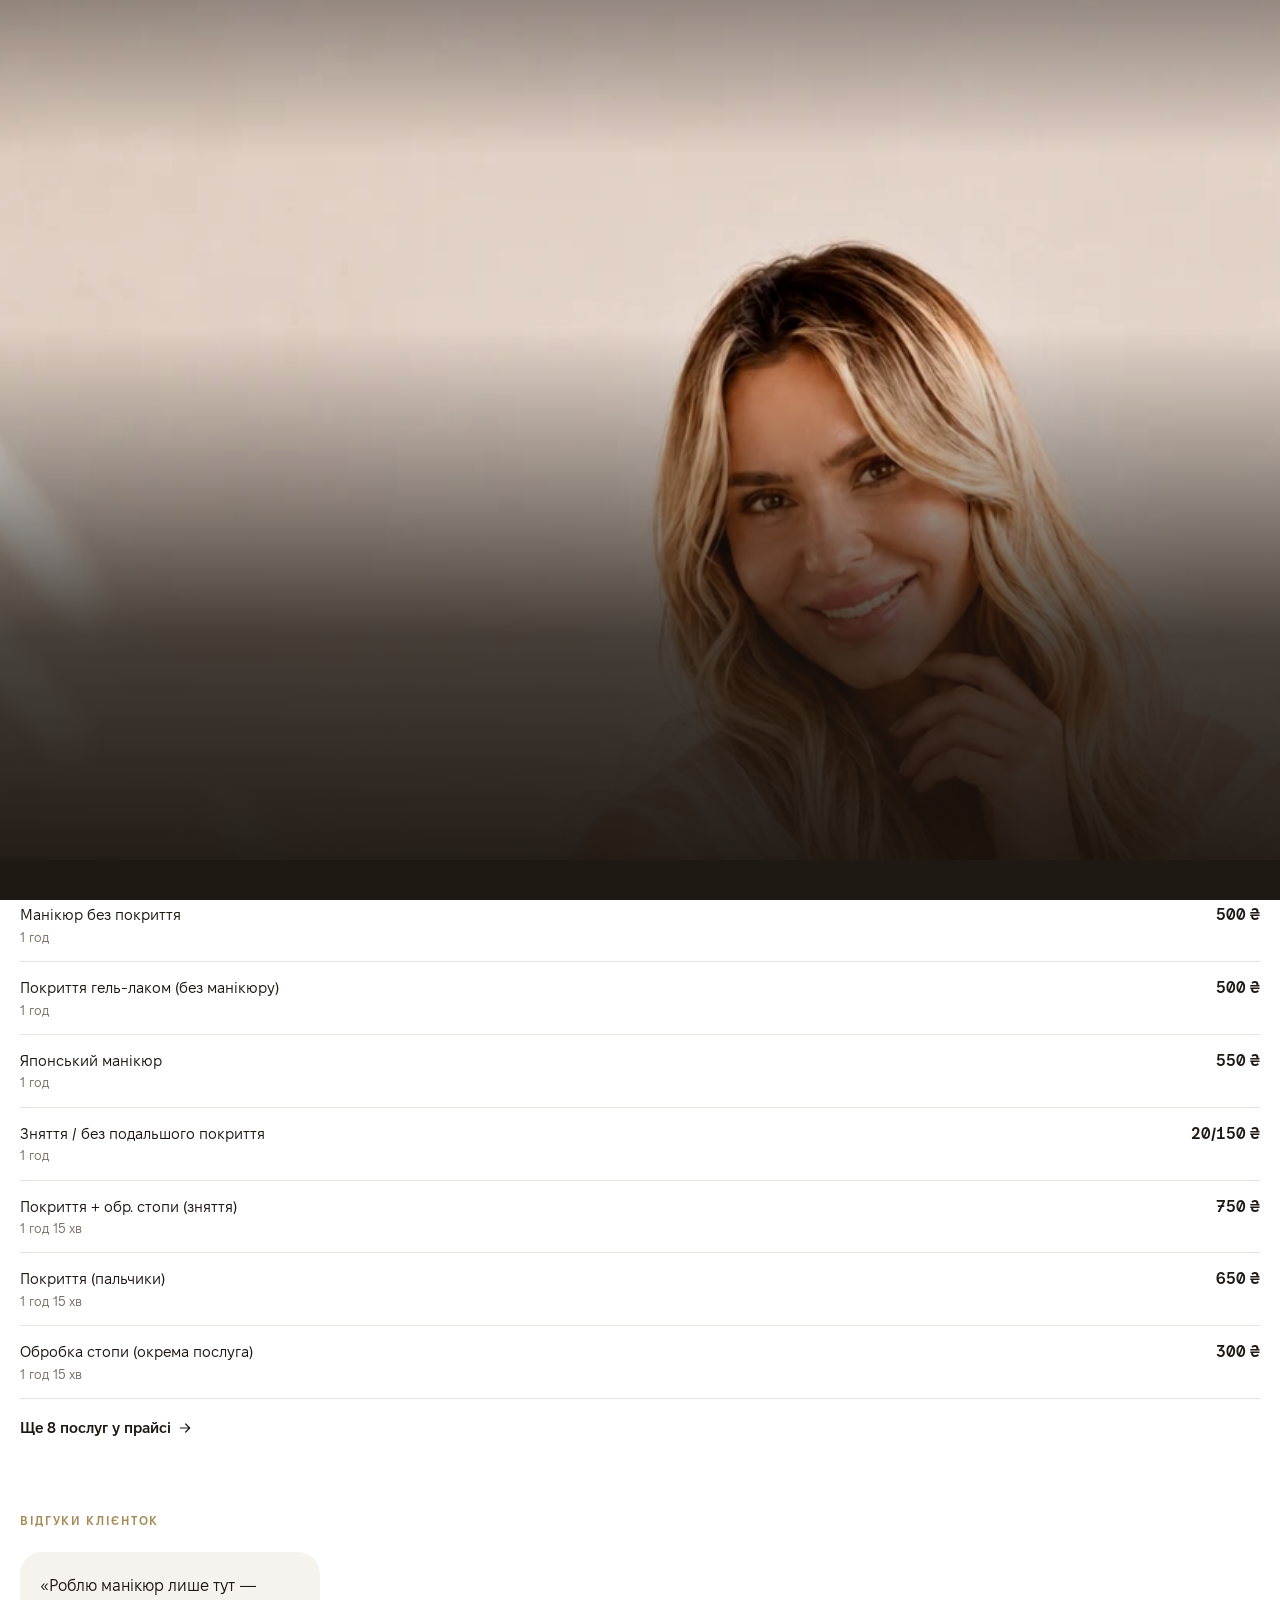
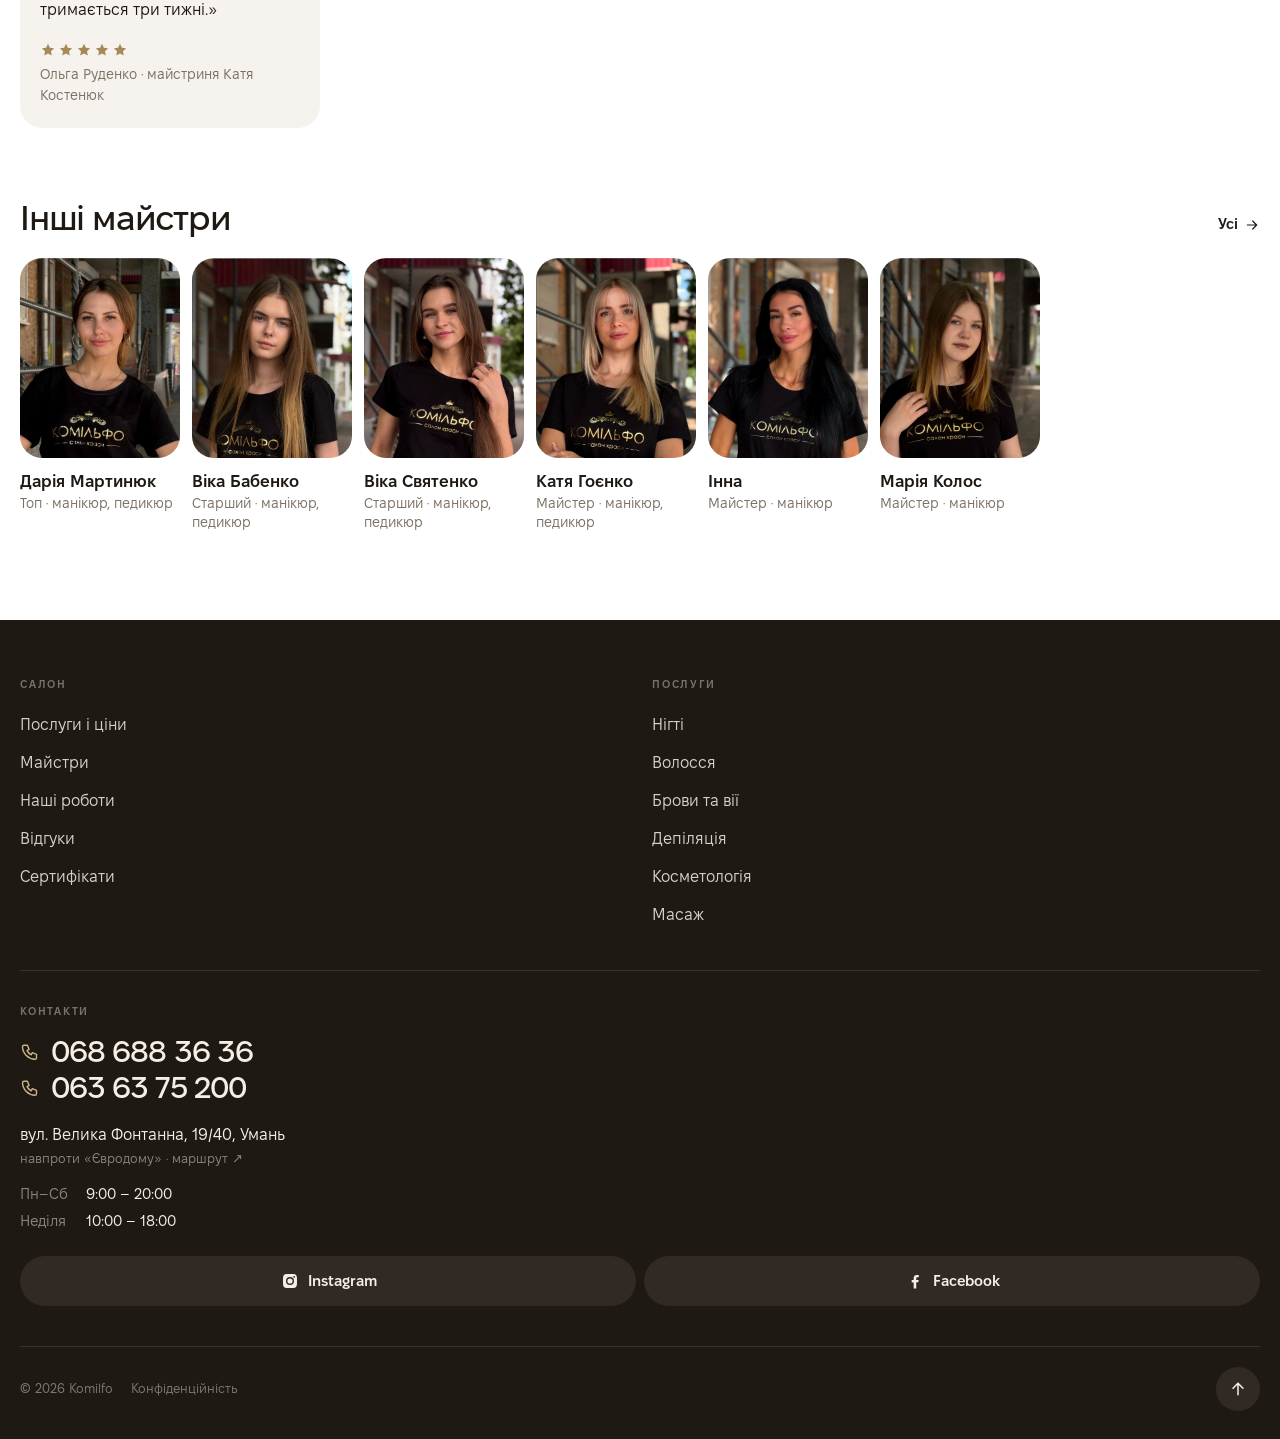
<file: majster-kateryna-kosteniuk.html>
<!doctype html>
<html lang="uk">
<head>
<meta charset="utf-8">
<meta name="viewport" content="width=device-width, initial-scale=1, viewport-fit=cover">
<meta name="robots" content="noindex">
<title>Катерина Костенюк — Komilfo</title>
<meta name="description" content="Катерина Костенюк — майстер салону краси Komilfo в Умані. Послуги, ціни та онлайн-запис.">
<meta property="og:type" content="website">
<meta property="og:site_name" content="Komilfo">
<meta property="og:title" content="Катерина Костенюк — Komilfo">
<meta property="og:description" content="Катерина Костенюк — майстер салону краси Komilfo в Умані. Послуги, ціни та онлайн-запис.">
<meta property="og:image" content="https://qwxdt.github.io/komilfo-preview/a/og.jpg">
<meta property="og:image:width" content="1200">
<meta property="og:image:height" content="630">
<meta name="twitter:card" content="summary_large_image">
<link rel="icon" href="a/favicon.svg" type="image/svg+xml">
<link rel="preload" href="a/f/FixelDisplay-SemiBold.woff2" as="font" type="font/woff2" crossorigin>
<script>(()=>{const h=document.documentElement;h.classList.add('js');
if('scrollRestoration' in history)history.scrollRestoration='manual';
let nt='navigate';try{nt=performance.getEntriesByType('navigation')[0].type}catch(e){}
let seen=false;try{seen=sessionStorage.getItem('kf-in')==='1'}catch(e){}
if((nt==='reload'||!seen)&&!matchMedia('(prefers-reduced-motion: reduce)').matches){h.classList.add('ld');h.style.background='#1F1913'}
if(nt==='reload'&&location.hash)history.replaceState(null,'',location.pathname+location.search);
})()</script>
<style>@font-face{font-family:Fixel;src:url(a/f/FixelText-Regular.woff2) format("woff2");font-weight:400;font-display:swap}
@font-face{font-family:Fixel;src:url(a/f/FixelText-Medium.woff2) format("woff2");font-weight:500;font-display:swap}
@font-face{font-family:Fixel;src:url(a/f/FixelText-SemiBold.woff2) format("woff2");font-weight:600;font-display:swap}
@font-face{font-family:Fixel;src:url(a/f/FixelText-Bold.woff2) format("woff2");font-weight:700;font-display:swap}
@font-face{font-family:FixelD;src:url(a/f/FixelDisplay-Medium.woff2) format("woff2");font-weight:500;font-display:swap}
@font-face{font-family:FixelD;src:url(a/f/FixelDisplay-SemiBold.woff2) format("woff2");font-weight:600;font-display:swap}
:root{--bg:#fff;--soft:#F6F3EE;--fg:#1F1913;--mute:#7A6F62;--line:#E9E3D8;--gold:#A68A56;--dark:#1F1913;--ivory:#F4EEE4;--pad:20px;--r:22px;--ease:cubic-bezier(.22,1,.36,1)}
*{box-sizing:border-box;margin:0;padding:0}
html{-webkit-text-size-adjust:100%;scroll-behavior:smooth;scroll-padding-top:132px}
body{background:var(--bg);color:var(--fg);font:400 16px/1.5 Fixel,system-ui,sans-serif;-webkit-font-smoothing:antialiased;overflow-x:hidden}
a{color:inherit;text-decoration:none;-webkit-tap-highlight-color:transparent}
img{display:block;max-width:100%}
svg{width:18px;height:18px;flex:none}
ul,ol{list-style:none}
.wrap{padding:0 var(--pad)}
.over{font-size:12px;letter-spacing:.14em;text-transform:uppercase;color:var(--gold);font-weight:600}
h1,h2{font-family:FixelD,Fixel,sans-serif;font-weight:500;letter-spacing:-.035em}
h2{font-size:34px;line-height:1.05;text-wrap:balance}
.sub{color:var(--mute);font-size:15px;line-height:1.5;margin-top:8px}
.link{display:inline-flex;align-items:center;gap:6px;font-weight:600;font-size:15px;white-space:nowrap}
.link svg{width:16px;height:16px}
section{padding-top:72px}
.head{display:flex;align-items:flex-end;justify-content:space-between;padding:0 var(--pad);margin-bottom:22px;gap:16px}

/* header: burger left · logo center · phone right */
.hdr{position:fixed;top:0;left:0;right:0;z-index:50;display:grid;grid-template-columns:1fr auto 1fr;align-items:center;padding:8px calc(var(--pad) - 12px);padding-top:calc(8px + env(safe-area-inset-top));color:var(--fg);transition:background .35s,color .35s,box-shadow .35s,transform .45s var(--ease)}
.logo{font-family:FixelD,Fixel,sans-serif;font-size:24px;font-weight:600;letter-spacing:.01em;justify-self:center;transition:transform .5s var(--ease)}
.burger{justify-self:start;position:relative;width:48px;height:48px;display:grid;place-items:center;background:none;border:0;padding:0;color:inherit;cursor:pointer;-webkit-tap-highlight-color:transparent}
.burger span{position:absolute;left:12px;height:2px;border-radius:2px;background:currentColor;transition:transform .5s var(--ease),width .5s var(--ease),top .5s var(--ease)}
.burger span:nth-child(1){top:19px;width:24px}
.burger span:nth-child(2){top:27px;width:15px}
.burger:active span{width:24px}
.menu-open .burger span:nth-child(1){top:23px;width:24px;transform:rotate(45deg)}
.menu-open .burger span:nth-child(2){top:23px;width:24px;transform:rotate(-45deg)}
.hcall svg{width:23px;height:23px;transform-origin:50% 60%;animation:ring 5s var(--ease) 2s infinite}
@keyframes ring{0%,80%,100%{transform:none}83%{transform:rotate(-14deg)}86%{transform:rotate(12deg)}89%{transform:rotate(-9deg)}92%{transform:rotate(6deg)}95%{transform:rotate(0)}}
.wave{position:absolute;left:50%;top:50%;width:34px;height:34px;margin:-17px 0 0 -17px;border-radius:50%;background:currentColor;opacity:0;pointer-events:none;animation:wave 5s ease-out 2s infinite}
.wave.w2{animation-delay:2.25s}
@keyframes wave{0%,80%{transform:scale(.4);opacity:0}84%{opacity:.16}100%{transform:scale(1.35);opacity:0}}
.hcall:active svg{transform:scale(.88)}
.hdr.ovr{color:#fff}
.hdr.ovr:before{content:"";position:absolute;inset:0 0 -24px;background:linear-gradient(rgba(24,18,13,.35),rgba(24,18,13,0));pointer-events:none;z-index:-1;transition:opacity .35s}
.hdr.flat,.hdr.solid{background:rgba(255,255,255,.9);backdrop-filter:saturate(1.4) blur(16px);-webkit-backdrop-filter:saturate(1.4) blur(16px);color:var(--fg);box-shadow:0 1px 0 var(--line)}
.hdr.solid:before{opacity:0}
.menu-open .hdr{background:transparent!important;box-shadow:none!important;backdrop-filter:none!important;-webkit-backdrop-filter:none!important;color:var(--ivory)}
.menu-open .hdr:before{opacity:0}
body.p-solid main{padding-top:64px}

/* menu: circular reveal from the burger */
.menu{position:fixed;inset:0;z-index:40;background:var(--dark);color:var(--ivory);clip-path:circle(0 at 32px 34px);visibility:hidden;transition:clip-path .7s cubic-bezier(.7,0,.2,1),visibility 0s .7s;overflow:hidden}
.menu-open .menu{clip-path:circle(150% at 32px 34px);visibility:visible;transition:clip-path .8s cubic-bezier(.7,0,.2,1)}
.menu-open{overflow:hidden}
.mbg{position:absolute;inset:0;opacity:0;transition:opacity 1.2s var(--ease) .2s}
.mbg img{width:100%;height:100%;object-fit:cover;filter:grayscale(.3) brightness(.85);transform:scale(1.12);transition:transform 2.4s var(--ease)}
.mbg:after{content:"";position:absolute;inset:0;background:linear-gradient(rgba(31,25,19,.93),rgba(31,25,19,.86) 50%,rgba(31,25,19,.97))}
.menu-open .mbg{opacity:1}.menu-open .mbg img{transform:scale(1)}
.min{position:relative;height:100%;display:flex;flex-direction:column;padding:calc(84px + env(safe-area-inset-top)) var(--pad) calc(22px + env(safe-area-inset-bottom));overflow-y:auto}
.menu ol{flex:1;display:flex;flex-direction:column;justify-content:center;align-items:center;text-align:center;padding:8px 0 24px}
.menu li{overflow:hidden}
.menu li a{display:flex;justify-content:center;padding:6px 0;font-family:FixelD,Fixel,sans-serif;font-size:clamp(38px,12.4vw,54px);font-weight:500;letter-spacing:-.035em;line-height:1.12;transform:translateY(105%);transition:transform .5s var(--ease),color .3s}
.menu li small{font:600 11px Fixel,sans-serif;color:var(--gold);letter-spacing:.1em;width:18px;flex:none;transform:translateY(-.9em)}
.menu li a span{background:linear-gradient(currentColor,currentColor) 50% 100%/0 2px no-repeat;transition:background-size .5s var(--ease)}
.menu li a.cur{color:#E9D9B8}
.menu li a.cur span{background-size:100% 2px}
.menu li a:active span{background-size:100% 2px}
.menu-open .menu li a{transform:none;transition:transform .9s var(--ease)}
.menu-open .menu li:nth-child(1) a{transition-delay:.22s}.menu-open .menu li:nth-child(2) a{transition-delay:.27s}.menu-open .menu li:nth-child(3) a{transition-delay:.32s}.menu-open .menu li:nth-child(4) a{transition-delay:.37s}.menu-open .menu li:nth-child(5) a{transition-delay:.42s}.menu-open .menu li:nth-child(6) a{transition-delay:.47s}
.mchips,.mbot{opacity:0;transform:translateY(16px);transition:opacity .3s,transform .3s}
.menu-open .mchips,.menu-open .mbot{opacity:1;transform:none;transition:opacity .8s var(--ease) .5s,transform .8s var(--ease) .5s}
.menu-open .mbot{transition-delay:.58s}
.mchips{display:flex;flex-wrap:wrap;gap:6px;margin:22px 0 26px}
.mchips a{height:34px;padding:0 13px;border-radius:999px;background:rgba(244,238,228,.09);display:flex;align-items:center;font-size:13px;font-weight:600;color:rgba(244,238,228,.85)}
.mcta{width:100%;background:var(--ivory);color:var(--fg);justify-content:space-between;padding:0 8px 0 24px;height:58px}
.mcta svg{width:42px;height:42px;padding:12px;border-radius:50%;background:var(--fg);color:var(--ivory);transition:transform .4s var(--ease)}
.mcta:active svg{transform:translateX(4px)}
.mrow{display:flex;flex-direction:column;align-items:center;gap:14px;text-align:center;padding-top:22px;border-top:1px solid rgba(244,238,228,.12)}
.mtel{display:block;font-family:FixelD,Fixel,sans-serif;font-size:26px;font-weight:500;letter-spacing:-.03em;line-height:1.1}
.mopen{display:flex;align-items:center;justify-content:center;gap:7px;margin-top:6px;font-size:13px;color:rgba(244,238,228,.6)}
.mopen i{width:7px;height:7px;border-radius:50%;background:#B9A88E;flex:none}
.mopen.on i{background:#7FD49A;box-shadow:0 0 0 0 rgba(127,212,154,.6);animation:pulse 2s infinite}
@keyframes pulse{70%{box-shadow:0 0 0 7px rgba(127,212,154,0)}100%{box-shadow:0 0 0 0 rgba(127,212,154,0)}}
.maddr{font-size:13px;color:rgba(244,238,228,.45);margin-top:10px;text-align:center}

/* buttons */
.btns{display:flex;gap:10px;margin-top:24px}
.btn{height:54px;border-radius:999px;display:inline-flex;align-items:center;justify-content:center;gap:8px;font-weight:700;font-size:16px;padding:0 24px;transition:transform .15s}
.btn:active{transform:scale(.97)}
.btn.w{background:#fff;color:var(--fg);flex:1}
.btn.g{background:rgba(255,255,255,.16);color:#fff;backdrop-filter:blur(10px);-webkit-backdrop-filter:blur(10px);width:54px;padding:0;border:1px solid rgba(255,255,255,.2)}
.btn.d{background:var(--fg);color:#fff;width:100%;margin-top:28px}
.btn.o{border:1.5px solid var(--fg);color:var(--fg);flex:1;height:52px;font-size:15px}

/* hero (variant 1 + deep darkening of variant 3) */
.hero{position:relative;height:100svh;min-height:600px;max-height:860px;overflow:hidden;background:#2a211a;padding:0}
.hero img{position:absolute;inset:0;width:100%;height:100%;object-fit:cover;object-position:100% 0%;transform:scale(1.1);transform-origin:100% 0%}
@keyframes kb{from{transform:scale(1.08)}to{transform:scale(1)}}
.hero:after{content:"";position:absolute;inset:0;background:linear-gradient(to top,rgba(24,18,13,.94) 0%,rgba(24,18,13,.78) 26%,rgba(24,18,13,.34) 46%,rgba(24,18,13,0) 62%),linear-gradient(to bottom,rgba(24,18,13,.38),rgba(24,18,13,0) 18%)}
.hero .txt{position:absolute;left:0;right:0;bottom:0;z-index:2;padding:0 var(--pad) calc(24px + env(safe-area-inset-bottom));color:#fff}
.hero .kick{font-size:12px;letter-spacing:.16em;text-transform:uppercase;font-weight:600;color:#E9D9B8}
.hero h1{font-size:clamp(30px,11.2vw,48px);line-height:1;margin-top:12px;letter-spacing:-.04em;white-space:nowrap}
.hero h1 i{font-style:normal;color:#E9D9B8}
.hero .meta{display:flex;align-items:center;gap:6px;margin-top:16px;font-size:clamp(10.5px,3.3vw,14px);white-space:nowrap;color:rgba(255,255,255,.74)}
.hero .meta svg{width:15px;height:15px}
.hero .txt>*{animation:up .8s var(--ease) both}
.hero .txt>:nth-child(2){animation-delay:.08s}.hero .txt>:nth-child(3){animation-delay:.16s}.hero .txt>:nth-child(4){animation-delay:.24s}.hero .txt>:nth-child(5){animation-delay:.32s}
@keyframes up{from{opacity:0;transform:translateY(18px)}to{opacity:1;transform:none}}

/* category chips under hero */
.cats-s{padding-top:20px}
.cats{display:flex;gap:8px;overflow-x:auto;padding:0 var(--pad);scrollbar-width:none}
.cats::-webkit-scrollbar{display:none}
.cat{flex:none;display:flex;align-items:center;gap:10px;height:56px;padding:0 14px 0 6px;border-radius:999px;background:var(--soft);font-weight:600;font-size:15px;white-space:nowrap}
.cat img{width:44px;height:44px;border-radius:50%;object-fit:cover}
.cat svg{width:14px;height:14px;color:var(--mute)}

/* rails */
.rail{display:flex;gap:12px;overflow-x:auto;scroll-snap-type:x mandatory;padding:0 var(--pad);scrollbar-width:none;scroll-padding:0 var(--pad)}
.rail::-webkit-scrollbar{display:none}
.rail>*{scroll-snap-align:start;flex:0 0 auto}
.svc{width:min(272px,74vw)}
.svc .ph{aspect-ratio:4/5;border-radius:var(--r);overflow:hidden;background:var(--soft)}
.svc .ph img{width:100%;height:100%;object-fit:cover}
.svc h3{font-size:18px;font-weight:600;line-height:1.3;margin-top:14px}
.svc .p{font-size:15px;margin-top:4px;color:var(--mute)}
.mst{width:min(200px,52vw)}
.mst.sm{width:min(160px,42vw)}
.mst .ph{aspect-ratio:4/5;border-radius:var(--r);overflow:hidden;background:var(--soft)}
.mst .ph img{width:100%;height:100%;object-fit:cover}
.mst h3{font-size:17px;font-weight:600;margin-top:12px;line-height:1.3}
.mst .r{font-size:14px;color:var(--mute);margin-top:2px;line-height:1.35}

/* tier switch (CSS only) */
.lvi{position:absolute;opacity:0;pointer-events:none}
.seg{position:relative;display:grid;grid-template-columns:repeat(3,1fr);background:var(--soft);border-radius:999px;padding:4px;margin-top:22px}
.seg.n2{grid-template-columns:repeat(2,1fr)}
.seg label{position:relative;z-index:1;height:44px;display:grid;place-items:center;font-weight:600;font-size:15px;cursor:pointer;color:var(--mute);transition:color .25s}
.seg i{position:absolute;top:4px;bottom:4px;left:4px;width:calc((100% - 8px)/3);border-radius:999px;background:var(--fg);transition:transform .35s var(--ease)}
.seg.n2 i{width:calc((100% - 8px)/2)}
.lv1:checked~.seg i{transform:translateX(100%)}
.lv2:checked~.seg i{transform:translateX(200%)}
.lv0:checked~.seg label:nth-child(1),.lv1:checked~.seg label:nth-child(2),.lv2:checked~.seg label:nth-child(3){color:#fff}
.lvi:focus-visible~.seg{outline:2px solid var(--gold);outline-offset:2px}
.t{display:none}
.lv0:checked~* .t0,.lv1:checked~* .t1,.lv2:checked~* .t2,.lv0:checked~.t0,.lv1:checked~.t1,.lv2:checked~.t2{display:inline;animation:fade .3s}
.who.t{font-size:14px;color:var(--mute);margin-top:14px}
.lv0:checked~.who.t0,.lv1:checked~.who.t1,.lv2:checked~.who.t2{display:block}
@keyframes fade{from{opacity:0}to{opacity:1}}

/* price list */
.pl{margin-top:18px;border-top:1px solid var(--line)}
.pl li{display:flex;justify-content:space-between;align-items:baseline;gap:16px;padding:15px 0;border-bottom:1px solid var(--line);font-size:15px;line-height:1.35}
.pl .n{flex:1;min-width:0}
.pl small{display:block;color:var(--mute);font-size:13px;margin-top:3px}
.pl .pr{font-weight:600;white-space:nowrap;font-size:16px;font-variant-numeric:tabular-nums;text-align:right}
.tag{display:inline-block;margin-top:5px;font-size:11px;font-weight:600;letter-spacing:.04em;color:var(--gold);background:#F6EFE2;border-radius:6px;padding:2px 7px}
.note{font-size:13px;color:var(--mute);margin-top:12px;line-height:1.45}
.hint{font-size:13px;color:var(--mute);margin-top:10px}

/* levels box on home */
.lvls{padding-left:var(--pad);padding-right:var(--pad)}
.lbox{background:var(--soft);border-radius:28px;padding:30px 20px 22px}
.lbox h2{margin-top:10px;font-size:30px}
.lbox .seg{background:#fff}
.lbox .pl{border-color:#E4DCCE}.lbox .pl li{border-color:#E4DCCE}
.lbox.plain .btn{margin-top:24px;width:100%;flex:none}

/* works */
.works{display:grid;grid-template-columns:1fr 1fr;gap:8px;padding:0 var(--pad)}
.works img{width:100%;height:100%;object-fit:cover;border-radius:16px}
.works .t{grid-row:span 2;aspect-ratio:3/5.2}
.works .s{aspect-ratio:1}

/* reviews */
.score{display:flex;align-items:center;gap:16px;margin-top:12px}
.score b{font-family:FixelD,Fixel,sans-serif;font-size:64px;font-weight:500;line-height:1;letter-spacing:-.04em}
.score span{display:block;font-size:14px;color:var(--mute);margin-top:4px}
.stars{display:inline-flex;gap:2px;color:var(--gold)}
.stars svg{width:16px;height:16px}.stars svg.off{color:#E4DCCE}
.qs{display:flex;gap:12px;overflow-x:auto;scroll-snap-type:x mandatory;padding:22px var(--pad) 0;scroll-padding:0 var(--pad);scrollbar-width:none}
.qs:after{content:'';flex:0 0 1px}
.qs::-webkit-scrollbar{display:none}
.q{flex:0 0 min(300px,80vw);scroll-snap-align:start;background:var(--soft);border-radius:var(--r);padding:22px 20px;display:flex;flex-direction:column;justify-content:space-between;gap:20px}
.q blockquote{font-size:16px;line-height:1.5}
.q figcaption{display:flex;flex-direction:column;gap:6px;font-size:14px;color:var(--mute)}
.q .qn{color:var(--ink);font-weight:500;font-size:15px}
.q .qd{display:flex;align-items:center;gap:6px;font-size:13px}
.q .gg{width:14px;height:14px;flex:none}
.revs .wrap+.wrap{margin-top:20px}
.revs>.wrap:last-child{margin-top:20px}

/* about */
.about .big{font-family:FixelD,Fixel,sans-serif;font-weight:500;font-size:28px;line-height:1.2;letter-spacing:-.03em;margin-top:12px;text-wrap:pretty}
.about .big em{font-style:normal;color:var(--gold)}
.about .pic{position:relative;margin:28px var(--pad) 0;border-radius:var(--r);overflow:hidden;aspect-ratio:4/3}
.about .pic img{width:100%;height:100%;object-fit:cover;display:block}
.about .ptag{position:absolute;left:12px;bottom:12px;font-size:12px;font-weight:500;color:var(--fg);background:rgba(255,255,255,.88);-webkit-backdrop-filter:blur(8px);backdrop-filter:blur(8px);border-radius:999px;padding:6px 11px;white-space:nowrap}
.js .about .pic.rv{opacity:1;transform:none;clip-path:inset(10% 6% 10% 6% round var(--r));transition:clip-path 1s var(--ease)}
.js .about .pic.rv img{transform:scale(1.08);transition:transform 1.2s var(--ease)}
.js .about .pic.rv .ptag{opacity:0;transform:translateY(6px);transition:opacity .5s .6s var(--ease),transform .5s .6s var(--ease)}
.js .about .pic.rv.in{clip-path:inset(0 0 0 0 round var(--r))}
.js .about .pic.rv.in img{transform:none}
.js .about .pic.rv.in .ptag{opacity:1;transform:none}
.facts{display:grid;grid-template-columns:repeat(3,1fr);padding:28px var(--pad) 0}
.facts>div{padding:0 12px;border-left:1px solid rgba(166,138,86,.45)}
.facts>div:first-child{padding-left:0;border-left:0}
.facts b{display:block;font-family:FixelD,Fixel,sans-serif;font-weight:500;font-size:40px;line-height:1;letter-spacing:-.04em;white-space:nowrap}
.facts small{display:block;margin-top:6px;font-size:13px;color:var(--mute)}

/* certificate */
.cert{margin:0 var(--pad);background:var(--soft);border-radius:28px;padding:32px 22px 24px;overflow:hidden}
.cert h2{margin-top:10px}
.card{margin:30px auto 0;width:100%;aspect-ratio:1.6;border-radius:18px;background:linear-gradient(140deg,#2A221A,#14100C);color:var(--ivory);padding:20px 22px;display:flex;flex-direction:column;justify-content:space-between;box-shadow:0 30px 60px -24px rgba(31,25,19,.55);transform:rotate(-4deg);transition:transform .8s var(--ease)}
.cert.in .card{transform:rotate(-2deg)}
.card .l{font-family:FixelD,Fixel,sans-serif;font-size:30px;font-weight:600;line-height:1}
.card .l i{display:inline-block;font-style:normal;font-synthesis:none;transform:skewX(-12deg);padding:0 .1em 0 .02em;letter-spacing:-.01em;background:linear-gradient(100deg,#F4EEE4 30%,#E2CC9E 50%,#F4EEE4 70%) 0 0/250% 100%;-webkit-background-clip:text;background-clip:text;color:transparent;animation:shine 6s ease-in-out infinite}
.card .lsub{display:block;margin-top:8px;font:600 10px Fixel,sans-serif;letter-spacing:.24em;text-transform:uppercase;color:rgba(244,238,228,.45)}
@keyframes shine{0%,60%{background-position:100% 0}100%{background-position:-50% 0}}
.card .row{display:flex;justify-content:space-between;align-items:flex-end;font-size:12px;letter-spacing:.12em;text-transform:uppercase;color:rgba(244,238,228,.6)}
.card .row{gap:10px}
.card .row b{white-space:nowrap;font-family:FixelD,Fixel,sans-serif;font-size:clamp(26px,8.6vw,34px);font-weight:500;letter-spacing:0;text-transform:none;color:var(--ivory)}

/* contacts */
.map{display:block;margin:0 var(--pad);border-radius:var(--r);overflow:hidden;aspect-ratio:4/3.4;position:relative;background:var(--soft)}
.map img{width:100%;height:100%;object-fit:cover}
.pin{position:absolute;left:50%;top:50%;transform:translate(-50%,calc(-100% - 14px));background:var(--fg);color:#fff;font-size:14px;font-weight:700;padding:9px 14px;border-radius:12px;white-space:nowrap;box-shadow:0 8px 20px -6px rgba(0,0,0,.35)}
.pin:after{content:"";position:absolute;left:50%;bottom:-6px;margin-left:-6px;border:6px solid transparent;border-bottom:0;border-top-color:var(--fg)}
.dot{position:absolute;left:50%;top:50%;width:16px;height:16px;margin:-8px 0 0 -8px;border-radius:50%;background:var(--fg);box-shadow:0 0 0 5px #fff}
.osm{position:absolute;right:10px;bottom:8px;font-size:10px;color:#9a9086}
.info{padding:24px var(--pad) 0}
.info .addr{font-size:22px;font-weight:600;line-height:1.3;letter-spacing:-.02em}
.info .sub{margin-top:2px}
.hours{margin-top:20px;display:grid;grid-template-columns:auto 1fr;gap:6px 22px;font-size:16px}
.hours dt{color:var(--mute)}
.tel{display:flex;width:fit-content;align-items:center;gap:12px;white-space:nowrap;font-family:FixelD,Fixel,sans-serif;font-size:32px;font-weight:500;line-height:1.2;letter-spacing:-.03em;margin-top:20px}
.tel svg{width:.7em;height:.7em;flex:none;color:var(--gold)}
.tel+.tel{margin-top:0}
.row2{display:flex;gap:10px;margin-top:24px}

/* footer */
.foot{margin-top:88px;background:var(--dark);color:var(--ivory);padding:56px var(--pad) calc(28px + env(safe-area-inset-bottom));overflow:hidden}
.foot h4{font-size:11px;letter-spacing:.16em;text-transform:uppercase;font-weight:600;color:rgba(244,238,228,.42);margin-bottom:14px}
.fcta h2{margin-top:0;font-size:38px;line-height:1.04}
.fcta h2 i{font-style:normal;color:#E9D9B8}
.fcta .mcta{margin-top:26px}
.fcols{display:grid;grid-template-columns:1fr 1fr;gap:24px;margin-top:52px;padding-top:32px;border-top:1px solid rgba(244,238,228,.12)}
.foot>.fcols:first-child{margin-top:0;padding-top:0;border-top:0}
.fcol a{display:block;padding:7px 0;font-size:16px;color:rgba(244,238,228,.86);transition:color .2s}
.fcol a:active{color:#E9D9B8}
.fcon{margin-top:36px;padding-top:32px;border-top:1px solid rgba(244,238,228,.12)}
.ftel{display:flex;width:fit-content;align-items:center;gap:11px;white-space:nowrap;font-family:FixelD,Fixel,sans-serif;font-size:30px;font-weight:500;letter-spacing:-.03em;line-height:1.2}
.ftel svg{width:.66em;height:.66em;flex:none;color:#C9B48A}
.faddr{display:block;margin-top:18px;font-size:16px;line-height:1.4}
.faddr small{display:block;font-size:13px;color:rgba(244,238,228,.5);margin-top:3px}
.fhrs{display:grid;grid-template-columns:auto 1fr;gap:4px 18px;margin-top:16px;font-size:15px}
.fhrs dt{color:rgba(244,238,228,.5)}
.fsoc{display:flex;gap:8px;margin-top:24px}
.fsoc a{flex:1;display:flex;align-items:center;justify-content:center;gap:8px;height:50px;border-radius:999px;background:rgba(244,238,228,.08);font-weight:600;font-size:15px;transition:background .25s,transform .2s}
.fsoc a:active{transform:scale(.97);background:rgba(244,238,228,.14)}
.fsoc svg{width:20px;height:20px}
.fword{display:block;font-family:FixelD,Fixel,sans-serif;font-weight:600;font-size:24vw;line-height:.9;letter-spacing:-.045em;margin:52px 0 0;padding:0 .14em 0 .04em;white-space:nowrap;text-align:center;color:transparent;background:linear-gradient(180deg,rgba(244,238,228,.92),rgba(244,238,228,.12));-webkit-background-clip:text;background-clip:text;font-style:normal;font-synthesis:none;transform:skewX(-12deg)}
.flegal{display:flex;align-items:center;gap:18px;margin-top:40px;padding-top:20px;border-top:1px solid rgba(244,238,228,.12);font-size:13px;color:rgba(244,238,228,.45)}
.flegal .ftop{margin-left:auto;width:44px;height:44px;display:grid;place-items:center;border-radius:50%;background:rgba(244,238,228,.08);color:var(--ivory)}
.flegal .ftop svg{width:20px;height:20px;transition:transform .4s var(--ease)}
.flegal .ftop:active svg{transform:translateY(-4px)}

/* sticky CTA */
.sticky{position:fixed;left:12px;right:12px;bottom:calc(12px + env(safe-area-inset-bottom));z-index:15;display:flex;gap:8px;padding:6px;border-radius:999px;background:rgba(31,25,19,.92);backdrop-filter:blur(14px);-webkit-backdrop-filter:blur(14px);box-shadow:0 12px 30px -10px rgba(0,0,0,.45);transition:transform .4s var(--ease),opacity .3s;opacity:0;transform:translateY(130%);pointer-events:none}
.show-sticky .sticky{opacity:1;transform:none;pointer-events:auto}
.sticky a{height:48px;border-radius:999px;display:flex;align-items:center;justify-content:center;font-weight:700;font-size:15px}
.sticky .b{flex:1;background:#fff;color:var(--fg);padding:0 12px;white-space:nowrap;overflow:hidden;text-overflow:ellipsis}
.sticky .c{width:48px;color:#fff}
.sticky .c svg{width:20px;height:20px}

/* inner page top + tabs */
.top{padding:28px var(--pad) 0}
.top h1{font-size:44px;line-height:1;letter-spacing:-.04em}
.tabsw{position:sticky;top:calc(68px + env(safe-area-inset-top));z-index:10;background:rgba(255,255,255,.94);backdrop-filter:blur(14px);-webkit-backdrop-filter:blur(14px);margin-top:22px;border-bottom:1px solid var(--line)}
.tabs{display:flex;gap:6px;overflow-x:auto;padding:10px var(--pad);scrollbar-width:none}
.tabs::-webkit-scrollbar{display:none}
.tab{flex:none;height:38px;padding:0 16px;border-radius:999px;background:var(--soft);display:flex;align-items:center;font-weight:600;font-size:14px;white-space:nowrap;transition:background .2s,color .2s}
.tab.on{background:var(--fg);color:#fff}

/* services page */
.cat-sec{padding-top:44px}
.cover{position:relative;margin:0 var(--pad);border-radius:var(--r);overflow:hidden;aspect-ratio:16/10;background:var(--soft)}
.cover img{width:100%;height:100%;object-fit:cover}
.cover:after{content:"";position:absolute;inset:0;background:linear-gradient(to top,rgba(24,18,13,.75),rgba(24,18,13,0) 60%)}
.ct{position:absolute;left:18px;right:18px;bottom:16px;z-index:1;color:#fff;display:flex;justify-content:space-between;align-items:flex-end;gap:12px}
.ct h2{font-size:30px}
.ct span{font-size:13px;color:rgba(255,255,255,.8);white-space:nowrap;padding-bottom:4px}
.faces{display:flex;align-items:center;gap:12px;margin:14px var(--pad) 0;padding:10px 14px 10px 10px;border-radius:999px;background:var(--soft);font-size:14px;font-weight:600}
.faces span:nth-child(2){flex:1}
.fc{display:flex}
.fc img{width:32px;height:32px;border-radius:50%;object-fit:cover;border:2px solid var(--soft);margin-left:-8px}
.fc img:first-child{margin-left:0}
.faces svg{width:15px;height:15px;color:var(--mute)}
.grp{position:relative;padding:30px var(--pad) 0}
.gh h3{font-size:21px;font-weight:600;letter-spacing:-.015em}
.grp .seg{margin-top:14px}
.cat-sec>.wrap .btn{margin-top:26px}
.rules{padding-top:56px}
.rules h3{font-size:21px;font-weight:600}

/* masters page */
.mg{padding-top:40px}
.gh2{display:flex;align-items:baseline;gap:10px;padding:0 var(--pad);margin-bottom:18px}
.gh2 h2{font-size:30px}
.gh2 span{font-size:15px;color:var(--mute);font-weight:600}
.mgrid{display:grid;grid-template-columns:1fr 1fr;gap:24px 12px;padding:0 var(--pad)}
.m .ph{position:relative;aspect-ratio:4/5;border-radius:20px;overflow:hidden;background:var(--soft)}
.m .ph img{width:100%;height:100%;object-fit:cover}
.lvb{position:absolute;left:10px;top:10px;z-index:1;font-size:12px;font-weight:700;padding:5px 10px;border-radius:999px;background:rgba(255,255,255,.92);color:var(--fg)}
.m h3{font-size:16px;font-weight:600;margin-top:10px;line-height:1.3}
.m .r{font-size:13px;color:var(--mute);margin-top:2px;line-height:1.35}
.mg+.lvls{padding-top:56px}

/* master profile */
.phero{position:relative;height:min(78svh,640px);min-height:480px;overflow:hidden;padding:0;background:var(--soft)}
.phero img{position:absolute;inset:0;width:100%;height:100%;object-fit:cover;animation:kb 14s var(--ease) both}
.phero:after{content:"";position:absolute;inset:0;background:linear-gradient(to top,rgba(24,18,13,.9) 0%,rgba(24,18,13,.55) 24%,rgba(24,18,13,0) 50%),linear-gradient(to bottom,rgba(24,18,13,.35),rgba(24,18,13,0) 20%)}
.phero .txt{position:absolute;left:var(--pad);right:var(--pad);bottom:24px;z-index:2;color:#fff}
.phero .lvb{position:static;display:inline-block;margin-bottom:12px}
.phero h1{font-size:42px;line-height:1;letter-spacing:-.04em}
.phero p{margin-top:8px;color:rgba(255,255,255,.82);font-size:16px}
.backb{position:absolute;z-index:3;left:var(--pad);top:calc(72px + env(safe-area-inset-top));width:40px;height:40px;border-radius:50%;display:grid;place-items:center;background:rgba(255,255,255,.16);color:#fff;border:1px solid rgba(255,255,255,.2);backdrop-filter:blur(10px);-webkit-backdrop-filter:blur(10px)}
.pact .btn{margin-top:20px}
.psv{padding-top:48px}
.psv .head{margin-bottom:0}
.more{margin-top:18px}

/* reveal */
.js .rv{opacity:0;transform:translateY(22px);transition:opacity .8s var(--ease),transform .8s var(--ease)}
.js .rv.in{opacity:1;transform:none}
@media (prefers-reduced-motion:reduce){.menu li a,.mchips,.mbot{transform:none!important;opacity:1!important}*,*:before,*:after{animation:none!important;transition:none!important}.js .rv{opacity:1;transform:none}.js .about .pic.rv{clip-path:none}.js .about .pic.rv img,.js .about .pic.rv .ptag{transform:none;opacity:1}}
@media (max-width:359px){:root{--pad:16px}h2{font-size:30px}.top h1{font-size:38px}.tel{font-size:28px}.facts b{font-size:32px}.facts>div{padding:0 8px}.about .ptag{font-size:11px}.score b{font-size:54px}.phero h1{font-size:36px}}

/* header book button */
.hbook{justify-self:end;position:relative;overflow:hidden;display:flex;align-items:center;height:38px;padding:0 15px;margin-right:4px;border-radius:999px;background:var(--fg);color:var(--ivory);font-size:14px;font-weight:600;letter-spacing:-.01em;transition:background .35s,color .35s,transform .2s;-webkit-tap-highlight-color:transparent}
.hbook:after{content:"";position:absolute;top:0;bottom:0;left:-60%;width:40%;background:linear-gradient(100deg,transparent,rgba(255,255,255,.35),transparent);transform:skewX(-20deg);animation:sheen 5s ease-in-out 1.5s infinite}
@keyframes sheen{0%,75%{left:-60%}100%{left:130%}}
.hbook:active{transform:scale(.95)}
.hdr.ovr:not(.solid) .hbook{background:var(--ivory);color:var(--fg)}
.menu-open .hbook{background:var(--ivory)!important;color:var(--fg)!important}
@media (max-width:340px){.hbook{padding:0 12px;font-size:13px;height:36px}.logo{font-size:21px}}
@media (prefers-reduced-motion:reduce){.hbook:after{animation:none}}

@media (max-width:340px){.card .row span{font-size:10px}.cert .btn{font-size:14px;padding:0 16px}}

/* page loader v3: works flip inside an arch → arch opens into the hero (seamless) */
.ldr{display:none}
.ld .ldr{display:block;position:fixed;inset:0;z-index:100;background:var(--dark);color:var(--ivory);overflow:hidden}
.ld:not(.ld-end) body{overflow:hidden}
.lbx{position:absolute;left:0;top:0;width:100%;height:clamp(600px,100svh,860px);--aw:min(54vw,230px);--ah:calc(var(--aw)*1.38);--ay:calc(50% - var(--ah)/2 - 22px)}
.lgw{position:absolute;inset:0;overflow:hidden;clip-path:inset(calc(var(--ay) + var(--ah)) calc(50% - var(--aw)/2) calc(100% - var(--ay) - var(--ah)) calc(50% - var(--aw)/2) round calc(var(--aw)/2) calc(var(--aw)/2) 0 0);will-change:clip-path}
.lgh{position:absolute;inset:0}
.lgh img{position:absolute;inset:0;width:100%;height:100%;object-fit:cover;object-position:100% 0%;transform:scale(1.24);transform-origin:100% 0%}
.lgh:after{content:"";position:absolute;inset:0;opacity:0;background:linear-gradient(to top,rgba(24,18,13,.94) 0%,rgba(24,18,13,.78) 26%,rgba(24,18,13,.34) 46%,rgba(24,18,13,0) 62%),linear-gradient(to bottom,rgba(24,18,13,.38),rgba(24,18,13,0) 18%)}
.lga{position:absolute;left:calc(50% - var(--aw)/2);top:var(--ay);width:var(--aw);height:var(--ah);background:var(--dark)}
.lga img{position:absolute;inset:0;width:100%;height:100%;object-fit:cover;opacity:0;transform:scale(1.14)}
.lga img.on{opacity:1;transform:scale(1);transition:transform .7s var(--ease)}
.lh .lga{opacity:0;transition:opacity .22s}
.lk{position:absolute;left:0;right:0;top:calc(var(--ay) - 34px);text-align:center;font-size:10.5px;font-weight:500;letter-spacing:.42em;padding-left:.42em;text-transform:uppercase;color:rgba(244,238,228,.55);opacity:0;transform:translateY(8px)}
.lcap{position:absolute;left:calc(50% - var(--aw)/2);width:var(--aw);top:calc(var(--ay) + var(--ah) + 22px);display:flex;justify-content:space-between;align-items:baseline;opacity:0;transform:translateY(8px)}
.lcap:before{content:"";position:absolute;left:0;right:0;top:-11px;height:1px;background:rgba(244,238,228,.14)}
.lcap:after{content:"";position:absolute;left:0;right:0;top:-11px;height:1px;background:#C9A96E;transform-origin:0 50%;transform:scaleX(var(--p,0))}
.lnm{font-family:FixelD,Fixel,sans-serif;font-weight:600;font-size:21px;line-height:1;letter-spacing:.04em}
.lcnt{font-size:12px;font-weight:500;letter-spacing:.14em;font-variant-numeric:tabular-nums;color:#E9D9B8}
.ld-go .lgw{clip-path:inset(var(--ay) calc(50% - var(--aw)/2) calc(100% - var(--ay) - var(--ah)) calc(50% - var(--aw)/2) round calc(var(--aw)/2) calc(var(--aw)/2) 0 0);transition:clip-path .85s cubic-bezier(.65,0,.35,1)}
.ld-go .lk,.ld-go .lcap{opacity:1;transform:none;transition:opacity .6s .25s var(--ease),transform .8s .25s var(--ease)}
.ld-out .ldr{pointer-events:none}
.ld-out .lgw{clip-path:inset(0 0 0 0 round 0 0 0 0);transition:clip-path 1s cubic-bezier(.76,0,.24,1)}
.ld-out .lgh img{transform:scale(1.1);transition:transform 1.1s cubic-bezier(.76,0,.24,1)}
.ld-out .lgh:after{opacity:1;transition:opacity .7s .3s}
.ld-out .lk,.ld-out .lcap{opacity:0;transform:translateY(-10px);transition:opacity .3s,transform .5s var(--ease)}
.ld-nh.ld-out .ldr{opacity:0;transition:opacity .5s .45s}
.ld-end .ldr{opacity:0;transition:opacity .35s}
/* hero entrance after loader */
.ld .hero .txt>*,.ldd .hero .txt>*{animation:none}
.ld:not(.ld-out) .phero img{animation-play-state:paused}
.ld .hero .txt>*,.ld .hdr{opacity:0;transform:translateY(18px)}
.ld-end .hero .txt>*,.ld-end .hdr{opacity:1;transform:none;transition:opacity .6s cubic-bezier(.22,1,.36,1),transform .8s cubic-bezier(.22,1,.36,1)}
.ld-end .hero .txt>*:nth-child(2){transition-delay:.07s}.ld-end .hero .txt>*:nth-child(3){transition-delay:.14s}.ld-end .hero .txt>*:nth-child(4){transition-delay:.21s}
</style>
</head>
<body class="p-over">
<div class="ldr" aria-hidden="true"><div class="lbx"><div class="lgw"><div class="lgh"><img src="a/hero/hero-mobile.webp" alt=""></div><div class="lga"><img src="a/gallery/g1.webp" alt="" class="on"><img src="a/gallery/g2.webp" alt=""><img src="a/gallery/g3.webp" alt=""><img src="a/gallery/g9.webp" alt=""><img src="a/gallery/g7.webp" alt=""><img src="a/gallery/g5.webp" alt=""></div></div><p class="lk">салон краси · Умань</p><div class="lcap"><span class="lnm">Komilfo</span><span class="lcnt">000</span></div></div></div>
<svg width="0" height="0" style="position:absolute" aria-hidden="true">
<symbol id="arr" viewBox="0 0 24 24" fill="none" stroke="currentColor" stroke-width="1.8" stroke-linecap="round" stroke-linejoin="round"><path d="M5 12h14M13 6l6 6-6 6"/></symbol>
<symbol id="back" viewBox="0 0 24 24" fill="none" stroke="currentColor" stroke-width="1.8" stroke-linecap="round" stroke-linejoin="round"><path d="M15 6l-6 6 6 6"/></symbol>
<symbol id="phone" viewBox="0 0 24 24" fill="none" stroke="currentColor" stroke-width="1.7" stroke-linecap="round" stroke-linejoin="round"><path d="M5 4h4l2 5-2.5 1.5a11 11 0 0 0 5 5L15 13l5 2v4a2 2 0 0 1-2 2A16 16 0 0 1 3 6a2 2 0 0 1 2-2"/></symbol>
<symbol id="menu" viewBox="0 0 24 24" fill="none" stroke="currentColor" stroke-width="1.8" stroke-linecap="round"><path d="M4 9h16M4 15h16"/></symbol>
<symbol id="x" viewBox="0 0 24 24" fill="none" stroke="currentColor" stroke-width="1.8" stroke-linecap="round"><path d="M6 6l12 12M18 6L6 18"/></symbol>
<symbol id="star" viewBox="0 0 24 24"><path fill="currentColor" d="M12 2.8l2.8 5.9 6.4.8-4.7 4.4 1.2 6.4L12 17.1l-5.7 3.2 1.2-6.4L2.8 9.5l6.4-.8z"/></symbol>
<symbol id="pin" viewBox="0 0 24 24" fill="none" stroke="currentColor" stroke-width="1.7" stroke-linecap="round" stroke-linejoin="round"><path d="M12 21s-7-6.2-7-11.5A7 7 0 0 1 19 9.5C19 14.8 12 21 12 21z"/><circle cx="12" cy="9.5" r="2.5"/></symbol>
</svg>
<header class="hdr ovr" id="top">
  <button class="burger" type="button" aria-label="Меню" aria-expanded="false" aria-controls="menu"><span></span><span></span></button>
  <a class="logo" href="index.html">Komilfo</a>
  <a class="hbook" href="zapis.html"><span>Записатися</span></a>
</header>
<nav class="menu" id="menu" aria-label="Меню" aria-hidden="true">
  <div class="mbg"><img src="a/about/salon.webp" alt="" loading="lazy"></div>
  <div class="min">
    <ol>
      <li><a href="index.html" data-p="index"><span>Головна</span></a></li>
      <li><a href="poslugy.html" data-p="poslugy"><span>Послуги і ціни</span></a></li>
      <li><a href="majstry.html" data-p="majstry"><span>Майстри</span></a></li>
      <li><a href="index.html#works"><span>Наші роботи</span></a></li>
      <li><a href="index.html#reviews"><span>Відгуки</span></a></li>
      <li><a href="index.html#contacts"><span>Контакти</span></a></li>
    </ol>
    <div class="mbot">
      <div class="mrow">
        <div><a class="mtel" href="tel:+380686883636">068 688 36 36</a><p class="mopen"><i></i><span>Пн–Сб 9–20, Нд 10–18</span></p></div>
      </div>
      <p class="maddr">вул. Велика Фонтанна, 19/40, Умань</p>
    </div>
  </div>
</nav>
<main>

<section class="phero" data-hero>
  <img src="a/masters/kateryna-kosteniuk.webp" alt="Катерина Костенюк" style="object-position:50.3% 50%" loading="lazy">
  <a class="backb" href="majstry.html" aria-label="Усі майстри"><svg><use href="#back"/></svg></a>
  <div class="txt"><span class="lvb">Топ</span><h1>Катерина Костенюк</h1><p>Манікюр та педикюр · Топ-майстер</p></div>
</section>
<div class="wrap pact">
  <a class="btn d" href="zapis.html">Записатися на прийом <svg><use href="#arr"/></svg></a>
</div>
<section class="psv">
  <div class="head rv"><h2>Послуги і ціни</h2></div>
  <div class="wrap"><ul class="pl rv"><li><span class="n">Манікюр + покриття + укріплення базою (зняття)<small>1 год</small></span><b class="pr">650 ₴</b></li><li><span class="n">Манікюр без покриття<small>1 год</small></span><b class="pr">500 ₴</b></li><li><span class="n">Покриття гель-лаком (без манікюру)<small>1 год</small></span><b class="pr">500 ₴</b></li><li><span class="n">Японський манікюр<small>1 год</small></span><b class="pr">550 ₴</b></li><li><span class="n">Зняття / без подальшого покриття<small>1 год</small></span><b class="pr">20/150 ₴</b></li><li><span class="n">Покриття + обр. стопи (зняття)<small>1 год 15 хв</small></span><b class="pr">750 ₴</b></li><li><span class="n">Покриття (пальчики)<small>1 год 15 хв</small></span><b class="pr">650 ₴</b></li><li><span class="n">Обробка стопи (окрема послуга)<small>1 год 15 хв</small></span><b class="pr">300 ₴</b></li></ul>
  <a class="link more" href="poslugy.html">Ще 8 послуг у прайсі <svg><use href="#arr"/></svg></a></div>
</section>
<section class="revs"><div class="wrap rv"><p class="over">Відгуки клієнток</p></div><div class="qs"><figure class="q rv"><blockquote>«Роблю манікюр лише тут — тримається три тижні.»</blockquote><figcaption><span class="stars" aria-label="5 з 5"><svg class=""><use href="#star"/></svg><svg class=""><use href="#star"/></svg><svg class=""><use href="#star"/></svg><svg class=""><use href="#star"/></svg><svg class=""><use href="#star"/></svg></span><span>Ольга Руденко · майстриня Катя Костенюк</span></figcaption></figure></div></section>
<section><div class="head rv"><h2>Інші майстри</h2><a class="link" href="majstry.html">Усі <svg><use href="#arr"/></svg></a></div><div class="rail"><a class="mst sm" href="majster-dariia-martyniuk.html"><div class="ph"><img src="a/masters/dariia-martyniuk.webp" alt="Дарія Мартинюк" style="object-position:56.6% 50%" loading="lazy"></div><h3>Дарія Мартинюк</h3><div class="r">Топ · манікюр, педикюр</div></a><a class="mst sm" href="majster-viktoriia-babenko.html"><div class="ph"><img src="a/masters/viktoriia-babenko.webp" alt="Вікторія Бабенко" style="object-position:39.5% 50%" loading="lazy"></div><h3>Віка Бабенко</h3><div class="r">Старший · манікюр, педикюр</div></a><a class="mst sm" href="majster-viktoriia-sviatenko.html"><div class="ph"><img src="a/masters/viktoriia-sviatenko.webp" alt="Вікторія Святенко" style="object-position:42.5% 50%" loading="lazy"></div><h3>Віка Святенко</h3><div class="r">Старший · манікюр, педикюр</div></a><a class="mst sm" href="majster-kateryna-hoienko.html"><div class="ph"><img src="a/masters/kateryna-hoienko.webp" alt="Катерина Гоєнко" style="object-position:61.8% 50%" loading="lazy"></div><h3>Катя Гоєнко</h3><div class="r">Майстер · манікюр, педикюр</div></a><a class="mst sm" href="majster-inna.html"><div class="ph"><img src="a/masters/inna.webp" alt="Інна" style="object-position:64.1% 50%" loading="lazy"></div><h3>Інна</h3><div class="r">Майстер · манікюр</div></a><a class="mst sm" href="majster-mariia-kolos.html"><div class="ph"><img src="a/masters/mariia-kolos.webp" alt="Марія Колос" style="object-position:57.8% 50%" loading="lazy"></div><h3>Марія Колос</h3><div class="r">Майстер · манікюр</div></a></div></section>

</main>
<footer class="foot">
  <div class="fcols">
    <div class="fcol"><h4>Салон</h4><a href="poslugy.html">Послуги і ціни</a><a href="majstry.html">Майстри</a><a href="index.html#works">Наші роботи</a><a href="index.html#reviews">Відгуки</a><a href="index.html#cert">Сертифікати</a></div>
    <div class="fcol"><h4>Послуги</h4><a href="poslugy.html#nihti">Нігті</a><a href="poslugy.html#volossia">Волосся</a><a href="poslugy.html#brovy">Брови та вії</a><a href="poslugy.html#depiliatsiia">Депіляція</a><a href="poslugy.html#kosmetolohiia">Косметологія</a><a href="poslugy.html#masazh">Масаж</a></div>
  </div>
  <div class="fcon">
    <h4>Контакти</h4>
    <a class="ftel" href="tel:+380686883636"><svg aria-hidden="true"><use href="#phone"/></svg>068 688 36 36</a><a class="ftel" href="tel:+380636375200"><svg aria-hidden="true"><use href="#phone"/></svg>063 63 75 200</a>
    <a class="faddr" href="https://share.google/15hPFAmErESLFGNox">вул. Велика Фонтанна, 19/40, Умань<small>навпроти «Євродому» · маршрут ↗</small></a>
    <dl class="fhrs"><dt>Пн–Сб</dt><dd>9:00 – 20:00</dd><dt>Неділя</dt><dd>10:00 – 18:00</dd></dl>
    <div class="fsoc"><a href="https://www.instagram.com/umankomilfosalon" aria-label="Instagram"><svg viewBox="0 0 24 24"><path fill="currentColor" d="M12 7.2a4.8 4.8 0 1 0 0 9.6 4.8 4.8 0 0 0 0-9.6zm0 7.9a3.1 3.1 0 1 1 0-6.2 3.1 3.1 0 0 1 0 6.2zM17 5.9a1.1 1.1 0 1 0 0 2.2 1.1 1.1 0 0 0 0-2.2zM12 3.6c2.7 0 3 0 4.1.1 2.8.1 4.1 1.5 4.2 4.2.1 1.1.1 1.4.1 4.1s0 3-.1 4.1c-.1 2.7-1.4 4.1-4.2 4.2-1.1.1-1.4.1-4.1.1s-3 0-4.1-.1c-2.8-.1-4.1-1.5-4.2-4.2C3.6 15 3.6 14.7 3.6 12s0-3 .1-4.1C3.8 5.2 5.1 3.8 7.9 3.7 9 3.6 9.3 3.6 12 3.6z"/></svg><span>Instagram</span></a><a href="https://www.facebook.com/p/%D0%A1%D0%B0%D0%BB%D0%BE%D0%BD-%D0%9A%D0%BE%D0%BC%D0%B8%D0%BB%D1%8C%D1%84%D0%BE-%D0%A3%D0%BC%D0%B0%D0%BD%D1%8C-100063965496667/" aria-label="Facebook"><svg viewBox="0 0 24 24"><path fill="currentColor" d="M13.5 21v-7.4H16l.4-2.9h-2.9V8.9c0-.8.2-1.4 1.4-1.4h1.6V4.9c-.3 0-1.2-.1-2.3-.1-2.3 0-3.8 1.4-3.8 3.9v2.1H8v2.9h2.4V21z"/></svg><span>Facebook</span></a></div>
  </div>
  <div class="flegal"><span>© 2026 Komilfo</span><a href="https://umankomilfosalon.com.ua/polityka" target="_blank" rel="noopener">Конфіденційність</a><a class="ftop" href="#top" aria-label="Нагору"><svg viewBox="0 0 24 24" fill="none" stroke="currentColor" stroke-width="1.8" stroke-linecap="round" stroke-linejoin="round"><path d="M12 19V5M6 11l6-6 6 6"/></svg></a></div>
</footer>
<script>
(()=>{const d=document,b=d.body,h=d.querySelector('.hdr');
const hero=d.querySelector('[data-hero]');
let ly=0;const f=()=>{const y=scrollY;
 h.classList.toggle('solid',y>40);
};
addEventListener('scroll',f,{passive:true});f();
const bt=d.querySelector('.burger'),mn=d.getElementById('menu');
const pg=(location.pathname.split('/').pop()||'index.html').replace('.html','');
mn.querySelectorAll('[data-p]').forEach(a=>{if(a.dataset.p===pg||(pg.startsWith('majster')&&a.dataset.p==='majstry'))a.classList.add('cur')});
const setMenu=o=>{b.classList.toggle('menu-open',o);bt.setAttribute('aria-expanded',o);bt.setAttribute('aria-label',o?'Закрити меню':'Меню');mn.setAttribute('aria-hidden',!o)};
bt.addEventListener('click',()=>setMenu(!b.classList.contains('menu-open')));
mn.querySelectorAll('a').forEach(a=>a.addEventListener('click',()=>setMenu(false)));
d.querySelectorAll('.ftop').forEach(a=>a.addEventListener('click',e=>{e.preventDefault();scrollTo({top:0,behavior:'smooth'})}));
addEventListener('keydown',e=>{if(e.key==='Escape')setMenu(false)});
/* reload → top; loader */
if(!location.hash)scrollTo(0,0);
const R=d.documentElement;
if(R.classList.contains('ld')){let done=false;const L=d.querySelector('.ldr'),A=L.querySelector('.lga'),ims=[...A.querySelectorAll('img')],cn=L.querySelector('.lcnt'),cp=L.querySelector('.lcap'),hasH=!!d.querySelector('[data-hero]');
 if(!hasH)R.classList.add('ld-nh');
 const fin=()=>{R.classList.add('ld-end');try{sessionStorage.setItem('kf-in','1')}catch(e){}setTimeout(()=>{R.classList.remove('ld','ld-go','ld-out','ld-end','ld-nh','lh');R.classList.add('ldd');R.style.background=''},900)};
 const run=()=>{if(done)return;done=true;scrollTo(0,0);R.classList.add('ld-go');
  const F=160,S=320,n=ims.length,T=S+F*n,t0=performance.now();
  ims.forEach((im,i)=>setTimeout(()=>{ims.forEach(x=>x.classList.remove('on'));im.classList.add('on')},S+F*i));
  const tick=t=>{const k=Math.min(1,(t-t0)/T),e=1-Math.pow(1-k,2);cn.textContent=String(Math.round(e*100)).padStart(3,'0');cp.style.setProperty('--p',e);if(k<1)requestAnimationFrame(tick)};requestAnimationFrame(tick);
  setTimeout(()=>{if(hasH)R.classList.add('lh');setTimeout(()=>{R.classList.add('ld-out');setTimeout(fin,hasH?950:900)},hasH?140:60)},T)};
 const srcs=[...ims.map(i=>i.src),hasH?L.querySelector('.lgh img').src:null].filter(Boolean);let left=srcs.length;
 const one=()=>{if(--left<=0)run()};srcs.forEach(u=>{const im=new Image();im.onload=im.onerror=one;im.src=u;if(im.decode)im.decode().catch(()=>{})});
 setTimeout(run,1500);setTimeout(()=>{if(!R.classList.contains('ld-end')&&R.classList.contains('ld'))fin()},5000);}
/* open now? Kyiv time */
const k=new Date(new Date().toLocaleString('en-US',{timeZone:'Europe/Kyiv'})),hh=k.getHours()+k.getMinutes()/60,wd=k.getDay();
const [o1,o2]=wd===0?[10,18]:[9,20],op=hh>=o1&&hh<o2,mo=d.querySelector('.mopen');
if(mo){mo.classList.toggle('on',op);mo.querySelector('span').textContent=op?`Відчинено до ${o2}:00`:`Зачинено · відкриємось о ${(hh>=o2?(wd===6?10:9):o1)}:00`;}
if(matchMedia('(prefers-reduced-motion: no-preference)').matches){
 const io=new IntersectionObserver(es=>es.forEach(e=>{if(e.isIntersecting){e.target.classList.add('in');io.unobserve(e.target)}}),{threshold:.15});
 d.querySelectorAll('.rv').forEach(el=>io.observe(el));
 const fx=d.querySelector('.facts');if(fx){const bs=[...fx.querySelectorAll('b[data-n]')];bs.forEach(b=>b.textContent='0');
  const fo=new IntersectionObserver(es=>{if(!es[0].isIntersecting)return;fo.disconnect();const t0=performance.now();
   const f=t=>{const k=Math.min(1,(t-t0)/1100),e=1-Math.pow(1-k,3);bs.forEach(b=>{const n=+b.dataset.n;b.textContent=Math.round(n*e)+(k===1&&b.dataset.s?b.dataset.s:'')});if(k<1)requestAnimationFrame(f)};
   setTimeout(()=>requestAnimationFrame(f),250)},{threshold:.5});fo.observe(fx)}
} else d.querySelectorAll('.rv').forEach(el=>el.classList.add('in'));
addEventListener('load',()=>{if(location.hash.length<2)scrollTo(0,0);else if(location.hash.length>1){const t=d.getElementById(location.hash.slice(1));if(t)t.scrollIntoView({behavior:'instant'})}});
})();
</script>
</body>
</html>
</file>
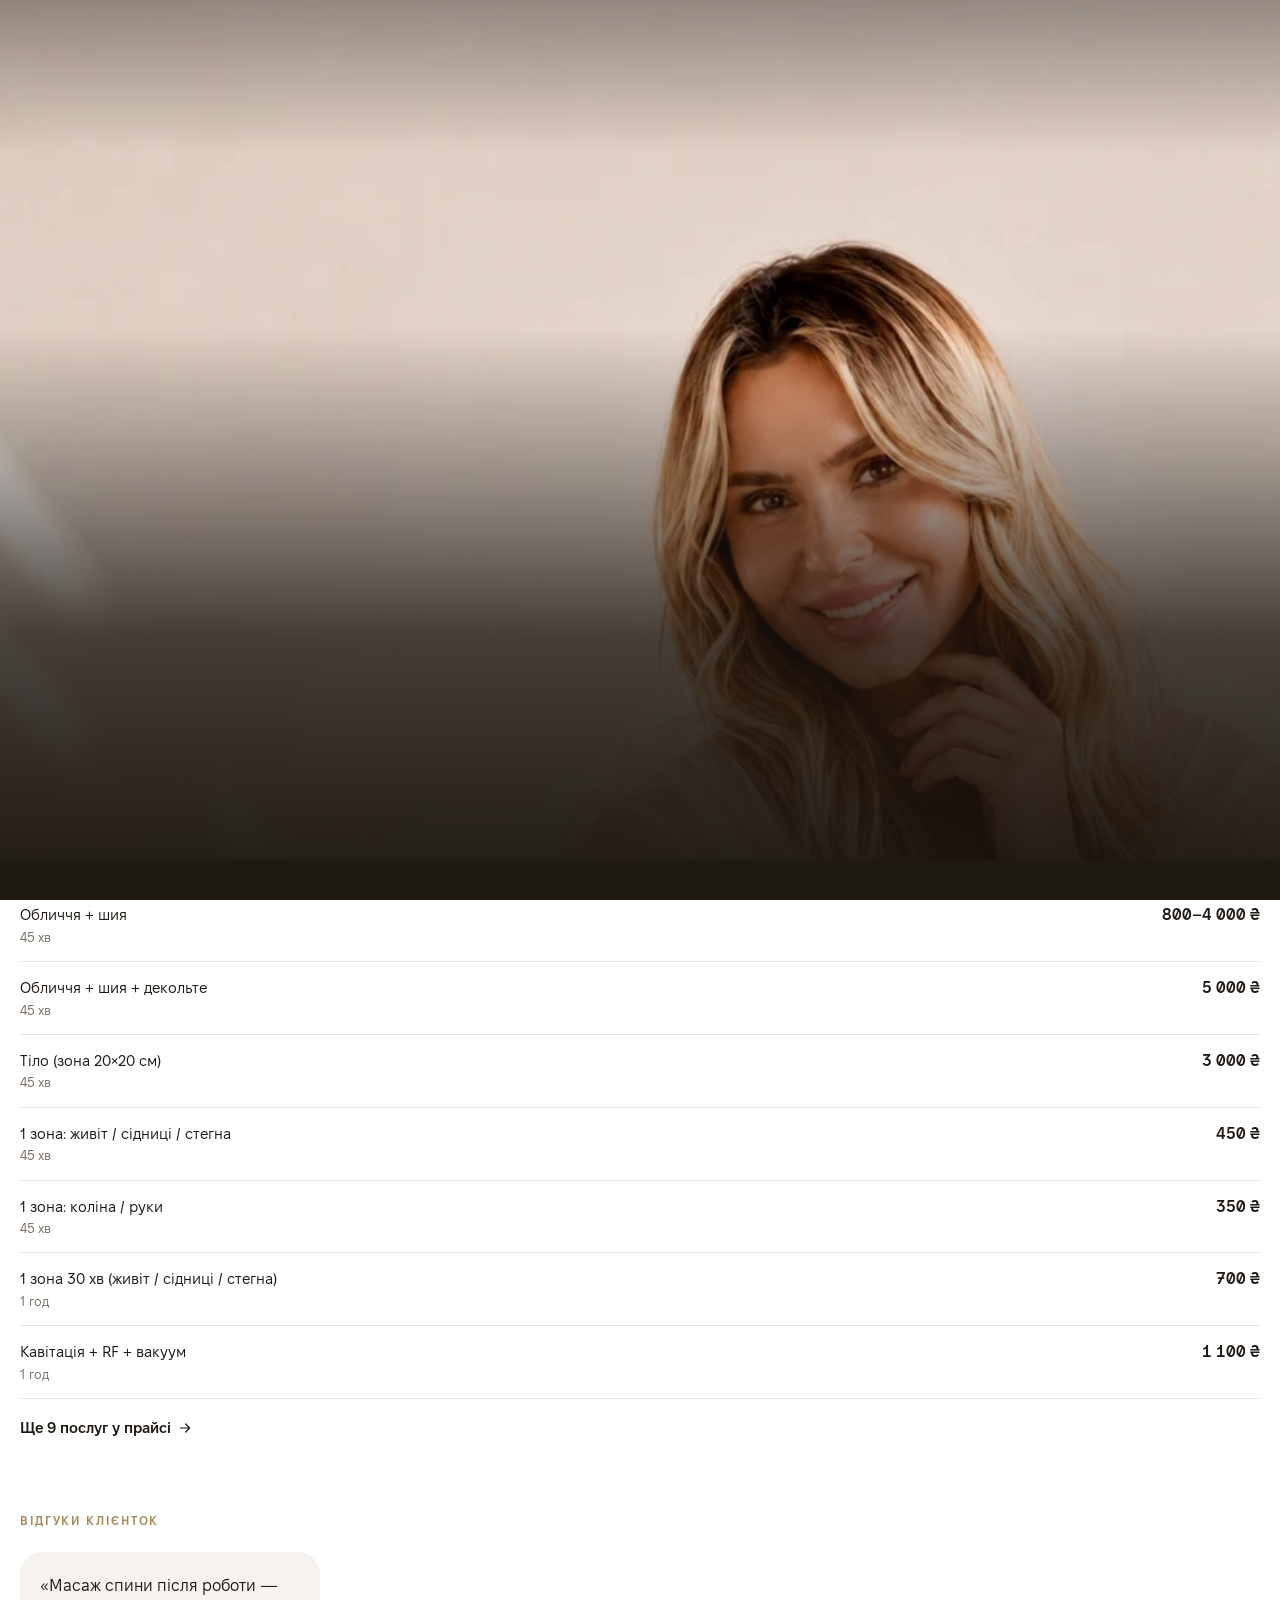
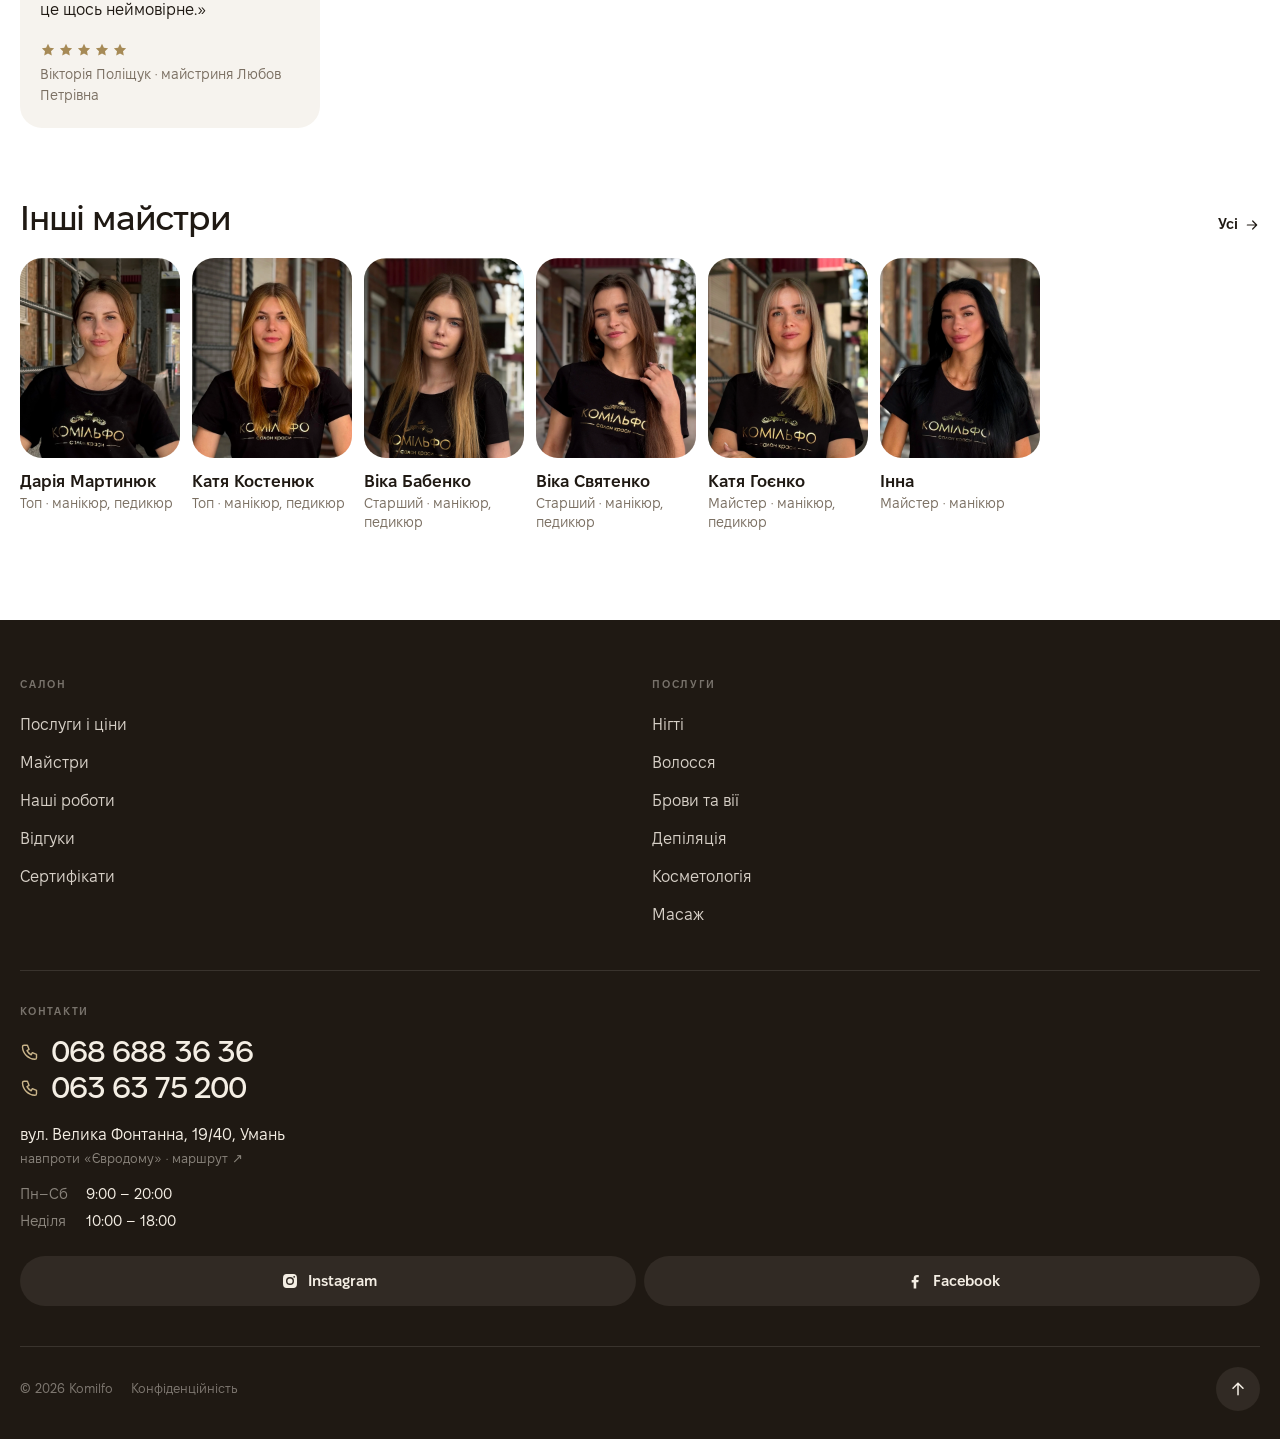
<file: majster-liubov-petrivna.html>
<!doctype html>
<html lang="uk">
<head>
<meta charset="utf-8">
<meta name="viewport" content="width=device-width, initial-scale=1, viewport-fit=cover">
<meta name="robots" content="noindex">
<title>Любов Петрівна — Komilfo</title>
<meta name="description" content="Любов Петрівна — майстер салону краси Komilfo в Умані. Послуги, ціни та онлайн-запис.">
<meta property="og:type" content="website">
<meta property="og:site_name" content="Komilfo">
<meta property="og:title" content="Любов Петрівна — Komilfo">
<meta property="og:description" content="Любов Петрівна — майстер салону краси Komilfo в Умані. Послуги, ціни та онлайн-запис.">
<meta property="og:image" content="https://qwxdt.github.io/komilfo-preview/a/og.jpg">
<meta property="og:image:width" content="1200">
<meta property="og:image:height" content="630">
<meta name="twitter:card" content="summary_large_image">
<link rel="icon" href="a/favicon.svg" type="image/svg+xml">
<link rel="preload" href="a/f/FixelDisplay-SemiBold.woff2" as="font" type="font/woff2" crossorigin>
<script>(()=>{const h=document.documentElement;h.classList.add('js');
if('scrollRestoration' in history)history.scrollRestoration='manual';
let nt='navigate';try{nt=performance.getEntriesByType('navigation')[0].type}catch(e){}
let seen=false;try{seen=sessionStorage.getItem('kf-in')==='1'}catch(e){}
if((nt==='reload'||!seen)&&!matchMedia('(prefers-reduced-motion: reduce)').matches){h.classList.add('ld');h.style.background='#1F1913'}
if(nt==='reload'&&location.hash)history.replaceState(null,'',location.pathname+location.search);
})()</script>
<style>@font-face{font-family:Fixel;src:url(a/f/FixelText-Regular.woff2) format("woff2");font-weight:400;font-display:swap}
@font-face{font-family:Fixel;src:url(a/f/FixelText-Medium.woff2) format("woff2");font-weight:500;font-display:swap}
@font-face{font-family:Fixel;src:url(a/f/FixelText-SemiBold.woff2) format("woff2");font-weight:600;font-display:swap}
@font-face{font-family:Fixel;src:url(a/f/FixelText-Bold.woff2) format("woff2");font-weight:700;font-display:swap}
@font-face{font-family:FixelD;src:url(a/f/FixelDisplay-Medium.woff2) format("woff2");font-weight:500;font-display:swap}
@font-face{font-family:FixelD;src:url(a/f/FixelDisplay-SemiBold.woff2) format("woff2");font-weight:600;font-display:swap}
:root{--bg:#fff;--soft:#F6F3EE;--fg:#1F1913;--mute:#7A6F62;--line:#E9E3D8;--gold:#A68A56;--dark:#1F1913;--ivory:#F4EEE4;--pad:20px;--r:22px;--ease:cubic-bezier(.22,1,.36,1)}
*{box-sizing:border-box;margin:0;padding:0}
html{-webkit-text-size-adjust:100%;scroll-behavior:smooth;scroll-padding-top:132px}
body{background:var(--bg);color:var(--fg);font:400 16px/1.5 Fixel,system-ui,sans-serif;-webkit-font-smoothing:antialiased;overflow-x:hidden}
a{color:inherit;text-decoration:none;-webkit-tap-highlight-color:transparent}
img{display:block;max-width:100%}
svg{width:18px;height:18px;flex:none}
ul,ol{list-style:none}
.wrap{padding:0 var(--pad)}
.over{font-size:12px;letter-spacing:.14em;text-transform:uppercase;color:var(--gold);font-weight:600}
h1,h2{font-family:FixelD,Fixel,sans-serif;font-weight:500;letter-spacing:-.035em}
h2{font-size:34px;line-height:1.05;text-wrap:balance}
.sub{color:var(--mute);font-size:15px;line-height:1.5;margin-top:8px}
.link{display:inline-flex;align-items:center;gap:6px;font-weight:600;font-size:15px;white-space:nowrap}
.link svg{width:16px;height:16px}
section{padding-top:72px}
.head{display:flex;align-items:flex-end;justify-content:space-between;padding:0 var(--pad);margin-bottom:22px;gap:16px}

/* header: burger left · logo center · phone right */
.hdr{position:fixed;top:0;left:0;right:0;z-index:50;display:grid;grid-template-columns:1fr auto 1fr;align-items:center;padding:8px calc(var(--pad) - 12px);padding-top:calc(8px + env(safe-area-inset-top));color:var(--fg);transition:background .35s,color .35s,box-shadow .35s,transform .45s var(--ease)}
.logo{font-family:FixelD,Fixel,sans-serif;font-size:24px;font-weight:600;letter-spacing:.01em;justify-self:center;transition:transform .5s var(--ease)}
.burger{justify-self:start;position:relative;width:48px;height:48px;display:grid;place-items:center;background:none;border:0;padding:0;color:inherit;cursor:pointer;-webkit-tap-highlight-color:transparent}
.burger span{position:absolute;left:12px;height:2px;border-radius:2px;background:currentColor;transition:transform .5s var(--ease),width .5s var(--ease),top .5s var(--ease)}
.burger span:nth-child(1){top:19px;width:24px}
.burger span:nth-child(2){top:27px;width:15px}
.burger:active span{width:24px}
.menu-open .burger span:nth-child(1){top:23px;width:24px;transform:rotate(45deg)}
.menu-open .burger span:nth-child(2){top:23px;width:24px;transform:rotate(-45deg)}
.hcall svg{width:23px;height:23px;transform-origin:50% 60%;animation:ring 5s var(--ease) 2s infinite}
@keyframes ring{0%,80%,100%{transform:none}83%{transform:rotate(-14deg)}86%{transform:rotate(12deg)}89%{transform:rotate(-9deg)}92%{transform:rotate(6deg)}95%{transform:rotate(0)}}
.wave{position:absolute;left:50%;top:50%;width:34px;height:34px;margin:-17px 0 0 -17px;border-radius:50%;background:currentColor;opacity:0;pointer-events:none;animation:wave 5s ease-out 2s infinite}
.wave.w2{animation-delay:2.25s}
@keyframes wave{0%,80%{transform:scale(.4);opacity:0}84%{opacity:.16}100%{transform:scale(1.35);opacity:0}}
.hcall:active svg{transform:scale(.88)}
.hdr.ovr{color:#fff}
.hdr.ovr:before{content:"";position:absolute;inset:0 0 -24px;background:linear-gradient(rgba(24,18,13,.35),rgba(24,18,13,0));pointer-events:none;z-index:-1;transition:opacity .35s}
.hdr.flat,.hdr.solid{background:rgba(255,255,255,.9);backdrop-filter:saturate(1.4) blur(16px);-webkit-backdrop-filter:saturate(1.4) blur(16px);color:var(--fg);box-shadow:0 1px 0 var(--line)}
.hdr.solid:before{opacity:0}
.menu-open .hdr{background:transparent!important;box-shadow:none!important;backdrop-filter:none!important;-webkit-backdrop-filter:none!important;color:var(--ivory)}
.menu-open .hdr:before{opacity:0}
body.p-solid main{padding-top:64px}

/* menu: circular reveal from the burger */
.menu{position:fixed;inset:0;z-index:40;background:var(--dark);color:var(--ivory);clip-path:circle(0 at 32px 34px);visibility:hidden;transition:clip-path .7s cubic-bezier(.7,0,.2,1),visibility 0s .7s;overflow:hidden}
.menu-open .menu{clip-path:circle(150% at 32px 34px);visibility:visible;transition:clip-path .8s cubic-bezier(.7,0,.2,1)}
.menu-open{overflow:hidden}
.mbg{position:absolute;inset:0;opacity:0;transition:opacity 1.2s var(--ease) .2s}
.mbg img{width:100%;height:100%;object-fit:cover;filter:grayscale(.3) brightness(.85);transform:scale(1.12);transition:transform 2.4s var(--ease)}
.mbg:after{content:"";position:absolute;inset:0;background:linear-gradient(rgba(31,25,19,.93),rgba(31,25,19,.86) 50%,rgba(31,25,19,.97))}
.menu-open .mbg{opacity:1}.menu-open .mbg img{transform:scale(1)}
.min{position:relative;height:100%;display:flex;flex-direction:column;padding:calc(84px + env(safe-area-inset-top)) var(--pad) calc(22px + env(safe-area-inset-bottom));overflow-y:auto}
.menu ol{flex:1;display:flex;flex-direction:column;justify-content:center;align-items:center;text-align:center;padding:8px 0 24px}
.menu li{overflow:hidden}
.menu li a{display:flex;justify-content:center;padding:6px 0;font-family:FixelD,Fixel,sans-serif;font-size:clamp(38px,12.4vw,54px);font-weight:500;letter-spacing:-.035em;line-height:1.12;transform:translateY(105%);transition:transform .5s var(--ease),color .3s}
.menu li small{font:600 11px Fixel,sans-serif;color:var(--gold);letter-spacing:.1em;width:18px;flex:none;transform:translateY(-.9em)}
.menu li a span{background:linear-gradient(currentColor,currentColor) 50% 100%/0 2px no-repeat;transition:background-size .5s var(--ease)}
.menu li a.cur{color:#E9D9B8}
.menu li a.cur span{background-size:100% 2px}
.menu li a:active span{background-size:100% 2px}
.menu-open .menu li a{transform:none;transition:transform .9s var(--ease)}
.menu-open .menu li:nth-child(1) a{transition-delay:.22s}.menu-open .menu li:nth-child(2) a{transition-delay:.27s}.menu-open .menu li:nth-child(3) a{transition-delay:.32s}.menu-open .menu li:nth-child(4) a{transition-delay:.37s}.menu-open .menu li:nth-child(5) a{transition-delay:.42s}.menu-open .menu li:nth-child(6) a{transition-delay:.47s}
.mchips,.mbot{opacity:0;transform:translateY(16px);transition:opacity .3s,transform .3s}
.menu-open .mchips,.menu-open .mbot{opacity:1;transform:none;transition:opacity .8s var(--ease) .5s,transform .8s var(--ease) .5s}
.menu-open .mbot{transition-delay:.58s}
.mchips{display:flex;flex-wrap:wrap;gap:6px;margin:22px 0 26px}
.mchips a{height:34px;padding:0 13px;border-radius:999px;background:rgba(244,238,228,.09);display:flex;align-items:center;font-size:13px;font-weight:600;color:rgba(244,238,228,.85)}
.mcta{width:100%;background:var(--ivory);color:var(--fg);justify-content:space-between;padding:0 8px 0 24px;height:58px}
.mcta svg{width:42px;height:42px;padding:12px;border-radius:50%;background:var(--fg);color:var(--ivory);transition:transform .4s var(--ease)}
.mcta:active svg{transform:translateX(4px)}
.mrow{display:flex;flex-direction:column;align-items:center;gap:14px;text-align:center;padding-top:22px;border-top:1px solid rgba(244,238,228,.12)}
.mtel{display:block;font-family:FixelD,Fixel,sans-serif;font-size:26px;font-weight:500;letter-spacing:-.03em;line-height:1.1}
.mopen{display:flex;align-items:center;justify-content:center;gap:7px;margin-top:6px;font-size:13px;color:rgba(244,238,228,.6)}
.mopen i{width:7px;height:7px;border-radius:50%;background:#B9A88E;flex:none}
.mopen.on i{background:#7FD49A;box-shadow:0 0 0 0 rgba(127,212,154,.6);animation:pulse 2s infinite}
@keyframes pulse{70%{box-shadow:0 0 0 7px rgba(127,212,154,0)}100%{box-shadow:0 0 0 0 rgba(127,212,154,0)}}
.maddr{font-size:13px;color:rgba(244,238,228,.45);margin-top:10px;text-align:center}

/* buttons */
.btns{display:flex;gap:10px;margin-top:24px}
.btn{height:54px;border-radius:999px;display:inline-flex;align-items:center;justify-content:center;gap:8px;font-weight:700;font-size:16px;padding:0 24px;transition:transform .15s}
.btn:active{transform:scale(.97)}
.btn.w{background:#fff;color:var(--fg);flex:1}
.btn.g{background:rgba(255,255,255,.16);color:#fff;backdrop-filter:blur(10px);-webkit-backdrop-filter:blur(10px);width:54px;padding:0;border:1px solid rgba(255,255,255,.2)}
.btn.d{background:var(--fg);color:#fff;width:100%;margin-top:28px}
.btn.o{border:1.5px solid var(--fg);color:var(--fg);flex:1;height:52px;font-size:15px}

/* hero (variant 1 + deep darkening of variant 3) */
.hero{position:relative;height:100svh;min-height:600px;max-height:860px;overflow:hidden;background:#2a211a;padding:0}
.hero img{position:absolute;inset:0;width:100%;height:100%;object-fit:cover;object-position:100% 0%;transform:scale(1.1);transform-origin:100% 0%}
@keyframes kb{from{transform:scale(1.08)}to{transform:scale(1)}}
.hero:after{content:"";position:absolute;inset:0;background:linear-gradient(to top,rgba(24,18,13,.94) 0%,rgba(24,18,13,.78) 26%,rgba(24,18,13,.34) 46%,rgba(24,18,13,0) 62%),linear-gradient(to bottom,rgba(24,18,13,.38),rgba(24,18,13,0) 18%)}
.hero .txt{position:absolute;left:0;right:0;bottom:0;z-index:2;padding:0 var(--pad) calc(24px + env(safe-area-inset-bottom));color:#fff}
.hero .kick{font-size:12px;letter-spacing:.16em;text-transform:uppercase;font-weight:600;color:#E9D9B8}
.hero h1{font-size:clamp(30px,11.2vw,48px);line-height:1;margin-top:12px;letter-spacing:-.04em;white-space:nowrap}
.hero h1 i{font-style:normal;color:#E9D9B8}
.hero .meta{display:flex;align-items:center;gap:6px;margin-top:16px;font-size:clamp(10.5px,3.3vw,14px);white-space:nowrap;color:rgba(255,255,255,.74)}
.hero .meta svg{width:15px;height:15px}
.hero .txt>*{animation:up .8s var(--ease) both}
.hero .txt>:nth-child(2){animation-delay:.08s}.hero .txt>:nth-child(3){animation-delay:.16s}.hero .txt>:nth-child(4){animation-delay:.24s}.hero .txt>:nth-child(5){animation-delay:.32s}
@keyframes up{from{opacity:0;transform:translateY(18px)}to{opacity:1;transform:none}}

/* category chips under hero */
.cats-s{padding-top:20px}
.cats{display:flex;gap:8px;overflow-x:auto;padding:0 var(--pad);scrollbar-width:none}
.cats::-webkit-scrollbar{display:none}
.cat{flex:none;display:flex;align-items:center;gap:10px;height:56px;padding:0 14px 0 6px;border-radius:999px;background:var(--soft);font-weight:600;font-size:15px;white-space:nowrap}
.cat img{width:44px;height:44px;border-radius:50%;object-fit:cover}
.cat svg{width:14px;height:14px;color:var(--mute)}

/* rails */
.rail{display:flex;gap:12px;overflow-x:auto;scroll-snap-type:x mandatory;padding:0 var(--pad);scrollbar-width:none;scroll-padding:0 var(--pad)}
.rail::-webkit-scrollbar{display:none}
.rail>*{scroll-snap-align:start;flex:0 0 auto}
.svc{width:min(272px,74vw)}
.svc .ph{aspect-ratio:4/5;border-radius:var(--r);overflow:hidden;background:var(--soft)}
.svc .ph img{width:100%;height:100%;object-fit:cover}
.svc h3{font-size:18px;font-weight:600;line-height:1.3;margin-top:14px}
.svc .p{font-size:15px;margin-top:4px;color:var(--mute)}
.mst{width:min(200px,52vw)}
.mst.sm{width:min(160px,42vw)}
.mst .ph{aspect-ratio:4/5;border-radius:var(--r);overflow:hidden;background:var(--soft)}
.mst .ph img{width:100%;height:100%;object-fit:cover}
.mst h3{font-size:17px;font-weight:600;margin-top:12px;line-height:1.3}
.mst .r{font-size:14px;color:var(--mute);margin-top:2px;line-height:1.35}

/* tier switch (CSS only) */
.lvi{position:absolute;opacity:0;pointer-events:none}
.seg{position:relative;display:grid;grid-template-columns:repeat(3,1fr);background:var(--soft);border-radius:999px;padding:4px;margin-top:22px}
.seg.n2{grid-template-columns:repeat(2,1fr)}
.seg label{position:relative;z-index:1;height:44px;display:grid;place-items:center;font-weight:600;font-size:15px;cursor:pointer;color:var(--mute);transition:color .25s}
.seg i{position:absolute;top:4px;bottom:4px;left:4px;width:calc((100% - 8px)/3);border-radius:999px;background:var(--fg);transition:transform .35s var(--ease)}
.seg.n2 i{width:calc((100% - 8px)/2)}
.lv1:checked~.seg i{transform:translateX(100%)}
.lv2:checked~.seg i{transform:translateX(200%)}
.lv0:checked~.seg label:nth-child(1),.lv1:checked~.seg label:nth-child(2),.lv2:checked~.seg label:nth-child(3){color:#fff}
.lvi:focus-visible~.seg{outline:2px solid var(--gold);outline-offset:2px}
.t{display:none}
.lv0:checked~* .t0,.lv1:checked~* .t1,.lv2:checked~* .t2,.lv0:checked~.t0,.lv1:checked~.t1,.lv2:checked~.t2{display:inline;animation:fade .3s}
.who.t{font-size:14px;color:var(--mute);margin-top:14px}
.lv0:checked~.who.t0,.lv1:checked~.who.t1,.lv2:checked~.who.t2{display:block}
@keyframes fade{from{opacity:0}to{opacity:1}}

/* price list */
.pl{margin-top:18px;border-top:1px solid var(--line)}
.pl li{display:flex;justify-content:space-between;align-items:baseline;gap:16px;padding:15px 0;border-bottom:1px solid var(--line);font-size:15px;line-height:1.35}
.pl .n{flex:1;min-width:0}
.pl small{display:block;color:var(--mute);font-size:13px;margin-top:3px}
.pl .pr{font-weight:600;white-space:nowrap;font-size:16px;font-variant-numeric:tabular-nums;text-align:right}
.tag{display:inline-block;margin-top:5px;font-size:11px;font-weight:600;letter-spacing:.04em;color:var(--gold);background:#F6EFE2;border-radius:6px;padding:2px 7px}
.note{font-size:13px;color:var(--mute);margin-top:12px;line-height:1.45}
.hint{font-size:13px;color:var(--mute);margin-top:10px}

/* levels box on home */
.lvls{padding-left:var(--pad);padding-right:var(--pad)}
.lbox{background:var(--soft);border-radius:28px;padding:30px 20px 22px}
.lbox h2{margin-top:10px;font-size:30px}
.lbox .seg{background:#fff}
.lbox .pl{border-color:#E4DCCE}.lbox .pl li{border-color:#E4DCCE}
.lbox.plain .btn{margin-top:24px;width:100%;flex:none}

/* works */
.works{display:grid;grid-template-columns:1fr 1fr;gap:8px;padding:0 var(--pad)}
.works img{width:100%;height:100%;object-fit:cover;border-radius:16px}
.works .t{grid-row:span 2;aspect-ratio:3/5.2}
.works .s{aspect-ratio:1}

/* reviews */
.score{display:flex;align-items:center;gap:16px;margin-top:12px}
.score b{font-family:FixelD,Fixel,sans-serif;font-size:64px;font-weight:500;line-height:1;letter-spacing:-.04em}
.score span{display:block;font-size:14px;color:var(--mute);margin-top:4px}
.stars{display:inline-flex;gap:2px;color:var(--gold)}
.stars svg{width:16px;height:16px}.stars svg.off{color:#E4DCCE}
.qs{display:flex;gap:12px;overflow-x:auto;scroll-snap-type:x mandatory;padding:22px var(--pad) 0;scroll-padding:0 var(--pad);scrollbar-width:none}
.qs:after{content:'';flex:0 0 1px}
.qs::-webkit-scrollbar{display:none}
.q{flex:0 0 min(300px,80vw);scroll-snap-align:start;background:var(--soft);border-radius:var(--r);padding:22px 20px;display:flex;flex-direction:column;justify-content:space-between;gap:20px}
.q blockquote{font-size:16px;line-height:1.5}
.q figcaption{display:flex;flex-direction:column;gap:6px;font-size:14px;color:var(--mute)}
.q .qn{color:var(--ink);font-weight:500;font-size:15px}
.q .qd{display:flex;align-items:center;gap:6px;font-size:13px}
.q .gg{width:14px;height:14px;flex:none}
.revs .wrap+.wrap{margin-top:20px}
.revs>.wrap:last-child{margin-top:20px}

/* about */
.about .big{font-family:FixelD,Fixel,sans-serif;font-weight:500;font-size:28px;line-height:1.2;letter-spacing:-.03em;margin-top:12px;text-wrap:pretty}
.about .big em{font-style:normal;color:var(--gold)}
.about .pic{position:relative;margin:28px var(--pad) 0;border-radius:var(--r);overflow:hidden;aspect-ratio:4/3}
.about .pic img{width:100%;height:100%;object-fit:cover;display:block}
.about .ptag{position:absolute;left:12px;bottom:12px;font-size:12px;font-weight:500;color:var(--fg);background:rgba(255,255,255,.88);-webkit-backdrop-filter:blur(8px);backdrop-filter:blur(8px);border-radius:999px;padding:6px 11px;white-space:nowrap}
.js .about .pic.rv{opacity:1;transform:none;clip-path:inset(10% 6% 10% 6% round var(--r));transition:clip-path 1s var(--ease)}
.js .about .pic.rv img{transform:scale(1.08);transition:transform 1.2s var(--ease)}
.js .about .pic.rv .ptag{opacity:0;transform:translateY(6px);transition:opacity .5s .6s var(--ease),transform .5s .6s var(--ease)}
.js .about .pic.rv.in{clip-path:inset(0 0 0 0 round var(--r))}
.js .about .pic.rv.in img{transform:none}
.js .about .pic.rv.in .ptag{opacity:1;transform:none}
.facts{display:grid;grid-template-columns:repeat(3,1fr);padding:28px var(--pad) 0}
.facts>div{padding:0 12px;border-left:1px solid rgba(166,138,86,.45)}
.facts>div:first-child{padding-left:0;border-left:0}
.facts b{display:block;font-family:FixelD,Fixel,sans-serif;font-weight:500;font-size:40px;line-height:1;letter-spacing:-.04em;white-space:nowrap}
.facts small{display:block;margin-top:6px;font-size:13px;color:var(--mute)}

/* certificate */
.cert{margin:0 var(--pad);background:var(--soft);border-radius:28px;padding:32px 22px 24px;overflow:hidden}
.cert h2{margin-top:10px}
.card{margin:30px auto 0;width:100%;aspect-ratio:1.6;border-radius:18px;background:linear-gradient(140deg,#2A221A,#14100C);color:var(--ivory);padding:20px 22px;display:flex;flex-direction:column;justify-content:space-between;box-shadow:0 30px 60px -24px rgba(31,25,19,.55);transform:rotate(-4deg);transition:transform .8s var(--ease)}
.cert.in .card{transform:rotate(-2deg)}
.card .l{font-family:FixelD,Fixel,sans-serif;font-size:30px;font-weight:600;line-height:1}
.card .l i{display:inline-block;font-style:normal;font-synthesis:none;transform:skewX(-12deg);padding:0 .1em 0 .02em;letter-spacing:-.01em;background:linear-gradient(100deg,#F4EEE4 30%,#E2CC9E 50%,#F4EEE4 70%) 0 0/250% 100%;-webkit-background-clip:text;background-clip:text;color:transparent;animation:shine 6s ease-in-out infinite}
.card .lsub{display:block;margin-top:8px;font:600 10px Fixel,sans-serif;letter-spacing:.24em;text-transform:uppercase;color:rgba(244,238,228,.45)}
@keyframes shine{0%,60%{background-position:100% 0}100%{background-position:-50% 0}}
.card .row{display:flex;justify-content:space-between;align-items:flex-end;font-size:12px;letter-spacing:.12em;text-transform:uppercase;color:rgba(244,238,228,.6)}
.card .row{gap:10px}
.card .row b{white-space:nowrap;font-family:FixelD,Fixel,sans-serif;font-size:clamp(26px,8.6vw,34px);font-weight:500;letter-spacing:0;text-transform:none;color:var(--ivory)}

/* contacts */
.map{display:block;margin:0 var(--pad);border-radius:var(--r);overflow:hidden;aspect-ratio:4/3.4;position:relative;background:var(--soft)}
.map img{width:100%;height:100%;object-fit:cover}
.pin{position:absolute;left:50%;top:50%;transform:translate(-50%,calc(-100% - 14px));background:var(--fg);color:#fff;font-size:14px;font-weight:700;padding:9px 14px;border-radius:12px;white-space:nowrap;box-shadow:0 8px 20px -6px rgba(0,0,0,.35)}
.pin:after{content:"";position:absolute;left:50%;bottom:-6px;margin-left:-6px;border:6px solid transparent;border-bottom:0;border-top-color:var(--fg)}
.dot{position:absolute;left:50%;top:50%;width:16px;height:16px;margin:-8px 0 0 -8px;border-radius:50%;background:var(--fg);box-shadow:0 0 0 5px #fff}
.osm{position:absolute;right:10px;bottom:8px;font-size:10px;color:#9a9086}
.info{padding:24px var(--pad) 0}
.info .addr{font-size:22px;font-weight:600;line-height:1.3;letter-spacing:-.02em}
.info .sub{margin-top:2px}
.hours{margin-top:20px;display:grid;grid-template-columns:auto 1fr;gap:6px 22px;font-size:16px}
.hours dt{color:var(--mute)}
.tel{display:flex;width:fit-content;align-items:center;gap:12px;white-space:nowrap;font-family:FixelD,Fixel,sans-serif;font-size:32px;font-weight:500;line-height:1.2;letter-spacing:-.03em;margin-top:20px}
.tel svg{width:.7em;height:.7em;flex:none;color:var(--gold)}
.tel+.tel{margin-top:0}
.row2{display:flex;gap:10px;margin-top:24px}

/* footer */
.foot{margin-top:88px;background:var(--dark);color:var(--ivory);padding:56px var(--pad) calc(28px + env(safe-area-inset-bottom));overflow:hidden}
.foot h4{font-size:11px;letter-spacing:.16em;text-transform:uppercase;font-weight:600;color:rgba(244,238,228,.42);margin-bottom:14px}
.fcta h2{margin-top:0;font-size:38px;line-height:1.04}
.fcta h2 i{font-style:normal;color:#E9D9B8}
.fcta .mcta{margin-top:26px}
.fcols{display:grid;grid-template-columns:1fr 1fr;gap:24px;margin-top:52px;padding-top:32px;border-top:1px solid rgba(244,238,228,.12)}
.foot>.fcols:first-child{margin-top:0;padding-top:0;border-top:0}
.fcol a{display:block;padding:7px 0;font-size:16px;color:rgba(244,238,228,.86);transition:color .2s}
.fcol a:active{color:#E9D9B8}
.fcon{margin-top:36px;padding-top:32px;border-top:1px solid rgba(244,238,228,.12)}
.ftel{display:flex;width:fit-content;align-items:center;gap:11px;white-space:nowrap;font-family:FixelD,Fixel,sans-serif;font-size:30px;font-weight:500;letter-spacing:-.03em;line-height:1.2}
.ftel svg{width:.66em;height:.66em;flex:none;color:#C9B48A}
.faddr{display:block;margin-top:18px;font-size:16px;line-height:1.4}
.faddr small{display:block;font-size:13px;color:rgba(244,238,228,.5);margin-top:3px}
.fhrs{display:grid;grid-template-columns:auto 1fr;gap:4px 18px;margin-top:16px;font-size:15px}
.fhrs dt{color:rgba(244,238,228,.5)}
.fsoc{display:flex;gap:8px;margin-top:24px}
.fsoc a{flex:1;display:flex;align-items:center;justify-content:center;gap:8px;height:50px;border-radius:999px;background:rgba(244,238,228,.08);font-weight:600;font-size:15px;transition:background .25s,transform .2s}
.fsoc a:active{transform:scale(.97);background:rgba(244,238,228,.14)}
.fsoc svg{width:20px;height:20px}
.fword{display:block;font-family:FixelD,Fixel,sans-serif;font-weight:600;font-size:24vw;line-height:.9;letter-spacing:-.045em;margin:52px 0 0;padding:0 .14em 0 .04em;white-space:nowrap;text-align:center;color:transparent;background:linear-gradient(180deg,rgba(244,238,228,.92),rgba(244,238,228,.12));-webkit-background-clip:text;background-clip:text;font-style:normal;font-synthesis:none;transform:skewX(-12deg)}
.flegal{display:flex;align-items:center;gap:18px;margin-top:40px;padding-top:20px;border-top:1px solid rgba(244,238,228,.12);font-size:13px;color:rgba(244,238,228,.45)}
.flegal .ftop{margin-left:auto;width:44px;height:44px;display:grid;place-items:center;border-radius:50%;background:rgba(244,238,228,.08);color:var(--ivory)}
.flegal .ftop svg{width:20px;height:20px;transition:transform .4s var(--ease)}
.flegal .ftop:active svg{transform:translateY(-4px)}

/* sticky CTA */
.sticky{position:fixed;left:12px;right:12px;bottom:calc(12px + env(safe-area-inset-bottom));z-index:15;display:flex;gap:8px;padding:6px;border-radius:999px;background:rgba(31,25,19,.92);backdrop-filter:blur(14px);-webkit-backdrop-filter:blur(14px);box-shadow:0 12px 30px -10px rgba(0,0,0,.45);transition:transform .4s var(--ease),opacity .3s;opacity:0;transform:translateY(130%);pointer-events:none}
.show-sticky .sticky{opacity:1;transform:none;pointer-events:auto}
.sticky a{height:48px;border-radius:999px;display:flex;align-items:center;justify-content:center;font-weight:700;font-size:15px}
.sticky .b{flex:1;background:#fff;color:var(--fg);padding:0 12px;white-space:nowrap;overflow:hidden;text-overflow:ellipsis}
.sticky .c{width:48px;color:#fff}
.sticky .c svg{width:20px;height:20px}

/* inner page top + tabs */
.top{padding:28px var(--pad) 0}
.top h1{font-size:44px;line-height:1;letter-spacing:-.04em}
.tabsw{position:sticky;top:calc(68px + env(safe-area-inset-top));z-index:10;background:rgba(255,255,255,.94);backdrop-filter:blur(14px);-webkit-backdrop-filter:blur(14px);margin-top:22px;border-bottom:1px solid var(--line)}
.tabs{display:flex;gap:6px;overflow-x:auto;padding:10px var(--pad);scrollbar-width:none}
.tabs::-webkit-scrollbar{display:none}
.tab{flex:none;height:38px;padding:0 16px;border-radius:999px;background:var(--soft);display:flex;align-items:center;font-weight:600;font-size:14px;white-space:nowrap;transition:background .2s,color .2s}
.tab.on{background:var(--fg);color:#fff}

/* services page */
.cat-sec{padding-top:44px}
.cover{position:relative;margin:0 var(--pad);border-radius:var(--r);overflow:hidden;aspect-ratio:16/10;background:var(--soft)}
.cover img{width:100%;height:100%;object-fit:cover}
.cover:after{content:"";position:absolute;inset:0;background:linear-gradient(to top,rgba(24,18,13,.75),rgba(24,18,13,0) 60%)}
.ct{position:absolute;left:18px;right:18px;bottom:16px;z-index:1;color:#fff;display:flex;justify-content:space-between;align-items:flex-end;gap:12px}
.ct h2{font-size:30px}
.ct span{font-size:13px;color:rgba(255,255,255,.8);white-space:nowrap;padding-bottom:4px}
.faces{display:flex;align-items:center;gap:12px;margin:14px var(--pad) 0;padding:10px 14px 10px 10px;border-radius:999px;background:var(--soft);font-size:14px;font-weight:600}
.faces span:nth-child(2){flex:1}
.fc{display:flex}
.fc img{width:32px;height:32px;border-radius:50%;object-fit:cover;border:2px solid var(--soft);margin-left:-8px}
.fc img:first-child{margin-left:0}
.faces svg{width:15px;height:15px;color:var(--mute)}
.grp{position:relative;padding:30px var(--pad) 0}
.gh h3{font-size:21px;font-weight:600;letter-spacing:-.015em}
.grp .seg{margin-top:14px}
.cat-sec>.wrap .btn{margin-top:26px}
.rules{padding-top:56px}
.rules h3{font-size:21px;font-weight:600}

/* masters page */
.mg{padding-top:40px}
.gh2{display:flex;align-items:baseline;gap:10px;padding:0 var(--pad);margin-bottom:18px}
.gh2 h2{font-size:30px}
.gh2 span{font-size:15px;color:var(--mute);font-weight:600}
.mgrid{display:grid;grid-template-columns:1fr 1fr;gap:24px 12px;padding:0 var(--pad)}
.m .ph{position:relative;aspect-ratio:4/5;border-radius:20px;overflow:hidden;background:var(--soft)}
.m .ph img{width:100%;height:100%;object-fit:cover}
.lvb{position:absolute;left:10px;top:10px;z-index:1;font-size:12px;font-weight:700;padding:5px 10px;border-radius:999px;background:rgba(255,255,255,.92);color:var(--fg)}
.m h3{font-size:16px;font-weight:600;margin-top:10px;line-height:1.3}
.m .r{font-size:13px;color:var(--mute);margin-top:2px;line-height:1.35}
.mg+.lvls{padding-top:56px}

/* master profile */
.phero{position:relative;height:min(78svh,640px);min-height:480px;overflow:hidden;padding:0;background:var(--soft)}
.phero img{position:absolute;inset:0;width:100%;height:100%;object-fit:cover;animation:kb 14s var(--ease) both}
.phero:after{content:"";position:absolute;inset:0;background:linear-gradient(to top,rgba(24,18,13,.9) 0%,rgba(24,18,13,.55) 24%,rgba(24,18,13,0) 50%),linear-gradient(to bottom,rgba(24,18,13,.35),rgba(24,18,13,0) 20%)}
.phero .txt{position:absolute;left:var(--pad);right:var(--pad);bottom:24px;z-index:2;color:#fff}
.phero .lvb{position:static;display:inline-block;margin-bottom:12px}
.phero h1{font-size:42px;line-height:1;letter-spacing:-.04em}
.phero p{margin-top:8px;color:rgba(255,255,255,.82);font-size:16px}
.backb{position:absolute;z-index:3;left:var(--pad);top:calc(72px + env(safe-area-inset-top));width:40px;height:40px;border-radius:50%;display:grid;place-items:center;background:rgba(255,255,255,.16);color:#fff;border:1px solid rgba(255,255,255,.2);backdrop-filter:blur(10px);-webkit-backdrop-filter:blur(10px)}
.pact .btn{margin-top:20px}
.psv{padding-top:48px}
.psv .head{margin-bottom:0}
.more{margin-top:18px}

/* reveal */
.js .rv{opacity:0;transform:translateY(22px);transition:opacity .8s var(--ease),transform .8s var(--ease)}
.js .rv.in{opacity:1;transform:none}
@media (prefers-reduced-motion:reduce){.menu li a,.mchips,.mbot{transform:none!important;opacity:1!important}*,*:before,*:after{animation:none!important;transition:none!important}.js .rv{opacity:1;transform:none}.js .about .pic.rv{clip-path:none}.js .about .pic.rv img,.js .about .pic.rv .ptag{transform:none;opacity:1}}
@media (max-width:359px){:root{--pad:16px}h2{font-size:30px}.top h1{font-size:38px}.tel{font-size:28px}.facts b{font-size:32px}.facts>div{padding:0 8px}.about .ptag{font-size:11px}.score b{font-size:54px}.phero h1{font-size:36px}}

/* header book button */
.hbook{justify-self:end;position:relative;overflow:hidden;display:flex;align-items:center;height:38px;padding:0 15px;margin-right:4px;border-radius:999px;background:var(--fg);color:var(--ivory);font-size:14px;font-weight:600;letter-spacing:-.01em;transition:background .35s,color .35s,transform .2s;-webkit-tap-highlight-color:transparent}
.hbook:after{content:"";position:absolute;top:0;bottom:0;left:-60%;width:40%;background:linear-gradient(100deg,transparent,rgba(255,255,255,.35),transparent);transform:skewX(-20deg);animation:sheen 5s ease-in-out 1.5s infinite}
@keyframes sheen{0%,75%{left:-60%}100%{left:130%}}
.hbook:active{transform:scale(.95)}
.hdr.ovr:not(.solid) .hbook{background:var(--ivory);color:var(--fg)}
.menu-open .hbook{background:var(--ivory)!important;color:var(--fg)!important}
@media (max-width:340px){.hbook{padding:0 12px;font-size:13px;height:36px}.logo{font-size:21px}}
@media (prefers-reduced-motion:reduce){.hbook:after{animation:none}}

@media (max-width:340px){.card .row span{font-size:10px}.cert .btn{font-size:14px;padding:0 16px}}

/* page loader v3: works flip inside an arch → arch opens into the hero (seamless) */
.ldr{display:none}
.ld .ldr{display:block;position:fixed;inset:0;z-index:100;background:var(--dark);color:var(--ivory);overflow:hidden}
.ld:not(.ld-end) body{overflow:hidden}
.lbx{position:absolute;left:0;top:0;width:100%;height:clamp(600px,100svh,860px);--aw:min(54vw,230px);--ah:calc(var(--aw)*1.38);--ay:calc(50% - var(--ah)/2 - 22px)}
.lgw{position:absolute;inset:0;overflow:hidden;clip-path:inset(calc(var(--ay) + var(--ah)) calc(50% - var(--aw)/2) calc(100% - var(--ay) - var(--ah)) calc(50% - var(--aw)/2) round calc(var(--aw)/2) calc(var(--aw)/2) 0 0);will-change:clip-path}
.lgh{position:absolute;inset:0}
.lgh img{position:absolute;inset:0;width:100%;height:100%;object-fit:cover;object-position:100% 0%;transform:scale(1.24);transform-origin:100% 0%}
.lgh:after{content:"";position:absolute;inset:0;opacity:0;background:linear-gradient(to top,rgba(24,18,13,.94) 0%,rgba(24,18,13,.78) 26%,rgba(24,18,13,.34) 46%,rgba(24,18,13,0) 62%),linear-gradient(to bottom,rgba(24,18,13,.38),rgba(24,18,13,0) 18%)}
.lga{position:absolute;left:calc(50% - var(--aw)/2);top:var(--ay);width:var(--aw);height:var(--ah);background:var(--dark)}
.lga img{position:absolute;inset:0;width:100%;height:100%;object-fit:cover;opacity:0;transform:scale(1.14)}
.lga img.on{opacity:1;transform:scale(1);transition:transform .7s var(--ease)}
.lh .lga{opacity:0;transition:opacity .22s}
.lk{position:absolute;left:0;right:0;top:calc(var(--ay) - 34px);text-align:center;font-size:10.5px;font-weight:500;letter-spacing:.42em;padding-left:.42em;text-transform:uppercase;color:rgba(244,238,228,.55);opacity:0;transform:translateY(8px)}
.lcap{position:absolute;left:calc(50% - var(--aw)/2);width:var(--aw);top:calc(var(--ay) + var(--ah) + 22px);display:flex;justify-content:space-between;align-items:baseline;opacity:0;transform:translateY(8px)}
.lcap:before{content:"";position:absolute;left:0;right:0;top:-11px;height:1px;background:rgba(244,238,228,.14)}
.lcap:after{content:"";position:absolute;left:0;right:0;top:-11px;height:1px;background:#C9A96E;transform-origin:0 50%;transform:scaleX(var(--p,0))}
.lnm{font-family:FixelD,Fixel,sans-serif;font-weight:600;font-size:21px;line-height:1;letter-spacing:.04em}
.lcnt{font-size:12px;font-weight:500;letter-spacing:.14em;font-variant-numeric:tabular-nums;color:#E9D9B8}
.ld-go .lgw{clip-path:inset(var(--ay) calc(50% - var(--aw)/2) calc(100% - var(--ay) - var(--ah)) calc(50% - var(--aw)/2) round calc(var(--aw)/2) calc(var(--aw)/2) 0 0);transition:clip-path .85s cubic-bezier(.65,0,.35,1)}
.ld-go .lk,.ld-go .lcap{opacity:1;transform:none;transition:opacity .6s .25s var(--ease),transform .8s .25s var(--ease)}
.ld-out .ldr{pointer-events:none}
.ld-out .lgw{clip-path:inset(0 0 0 0 round 0 0 0 0);transition:clip-path 1s cubic-bezier(.76,0,.24,1)}
.ld-out .lgh img{transform:scale(1.1);transition:transform 1.1s cubic-bezier(.76,0,.24,1)}
.ld-out .lgh:after{opacity:1;transition:opacity .7s .3s}
.ld-out .lk,.ld-out .lcap{opacity:0;transform:translateY(-10px);transition:opacity .3s,transform .5s var(--ease)}
.ld-nh.ld-out .ldr{opacity:0;transition:opacity .5s .45s}
.ld-end .ldr{opacity:0;transition:opacity .35s}
/* hero entrance after loader */
.ld .hero .txt>*,.ldd .hero .txt>*{animation:none}
.ld:not(.ld-out) .phero img{animation-play-state:paused}
.ld .hero .txt>*,.ld .hdr{opacity:0;transform:translateY(18px)}
.ld-end .hero .txt>*,.ld-end .hdr{opacity:1;transform:none;transition:opacity .6s cubic-bezier(.22,1,.36,1),transform .8s cubic-bezier(.22,1,.36,1)}
.ld-end .hero .txt>*:nth-child(2){transition-delay:.07s}.ld-end .hero .txt>*:nth-child(3){transition-delay:.14s}.ld-end .hero .txt>*:nth-child(4){transition-delay:.21s}
</style>
</head>
<body class="p-over">
<div class="ldr" aria-hidden="true"><div class="lbx"><div class="lgw"><div class="lgh"><img src="a/hero/hero-mobile.webp" alt=""></div><div class="lga"><img src="a/gallery/g1.webp" alt="" class="on"><img src="a/gallery/g2.webp" alt=""><img src="a/gallery/g3.webp" alt=""><img src="a/gallery/g9.webp" alt=""><img src="a/gallery/g7.webp" alt=""><img src="a/gallery/g5.webp" alt=""></div></div><p class="lk">салон краси · Умань</p><div class="lcap"><span class="lnm">Komilfo</span><span class="lcnt">000</span></div></div></div>
<svg width="0" height="0" style="position:absolute" aria-hidden="true">
<symbol id="arr" viewBox="0 0 24 24" fill="none" stroke="currentColor" stroke-width="1.8" stroke-linecap="round" stroke-linejoin="round"><path d="M5 12h14M13 6l6 6-6 6"/></symbol>
<symbol id="back" viewBox="0 0 24 24" fill="none" stroke="currentColor" stroke-width="1.8" stroke-linecap="round" stroke-linejoin="round"><path d="M15 6l-6 6 6 6"/></symbol>
<symbol id="phone" viewBox="0 0 24 24" fill="none" stroke="currentColor" stroke-width="1.7" stroke-linecap="round" stroke-linejoin="round"><path d="M5 4h4l2 5-2.5 1.5a11 11 0 0 0 5 5L15 13l5 2v4a2 2 0 0 1-2 2A16 16 0 0 1 3 6a2 2 0 0 1 2-2"/></symbol>
<symbol id="menu" viewBox="0 0 24 24" fill="none" stroke="currentColor" stroke-width="1.8" stroke-linecap="round"><path d="M4 9h16M4 15h16"/></symbol>
<symbol id="x" viewBox="0 0 24 24" fill="none" stroke="currentColor" stroke-width="1.8" stroke-linecap="round"><path d="M6 6l12 12M18 6L6 18"/></symbol>
<symbol id="star" viewBox="0 0 24 24"><path fill="currentColor" d="M12 2.8l2.8 5.9 6.4.8-4.7 4.4 1.2 6.4L12 17.1l-5.7 3.2 1.2-6.4L2.8 9.5l6.4-.8z"/></symbol>
<symbol id="pin" viewBox="0 0 24 24" fill="none" stroke="currentColor" stroke-width="1.7" stroke-linecap="round" stroke-linejoin="round"><path d="M12 21s-7-6.2-7-11.5A7 7 0 0 1 19 9.5C19 14.8 12 21 12 21z"/><circle cx="12" cy="9.5" r="2.5"/></symbol>
</svg>
<header class="hdr ovr" id="top">
  <button class="burger" type="button" aria-label="Меню" aria-expanded="false" aria-controls="menu"><span></span><span></span></button>
  <a class="logo" href="index.html">Komilfo</a>
  <a class="hbook" href="zapis.html"><span>Записатися</span></a>
</header>
<nav class="menu" id="menu" aria-label="Меню" aria-hidden="true">
  <div class="mbg"><img src="a/about/salon.webp" alt="" loading="lazy"></div>
  <div class="min">
    <ol>
      <li><a href="index.html" data-p="index"><span>Головна</span></a></li>
      <li><a href="poslugy.html" data-p="poslugy"><span>Послуги і ціни</span></a></li>
      <li><a href="majstry.html" data-p="majstry"><span>Майстри</span></a></li>
      <li><a href="index.html#works"><span>Наші роботи</span></a></li>
      <li><a href="index.html#reviews"><span>Відгуки</span></a></li>
      <li><a href="index.html#contacts"><span>Контакти</span></a></li>
    </ol>
    <div class="mbot">
      <div class="mrow">
        <div><a class="mtel" href="tel:+380686883636">068 688 36 36</a><p class="mopen"><i></i><span>Пн–Сб 9–20, Нд 10–18</span></p></div>
      </div>
      <p class="maddr">вул. Велика Фонтанна, 19/40, Умань</p>
    </div>
  </div>
</nav>
<main>

<section class="phero" data-hero>
  <img src="a/masters/liubov-petrivna.webp" alt="Любов Петрівна" style="object-position:60% 50%" loading="lazy">
  <a class="backb" href="majstry.html" aria-label="Усі майстри"><svg><use href="#back"/></svg></a>
  <div class="txt"><h1>Любов Петрівна</h1><p>Майстер масажу</p></div>
</section>
<div class="wrap pact">
  <a class="btn d" href="zapis.html">Записатися на прийом <svg><use href="#arr"/></svg></a>
</div>
<section class="psv">
  <div class="head rv"><h2>Послуги і ціни</h2></div>
  <div class="wrap"><ul class="pl rv"><li><span class="n">Обличчя повністю<small>45 хв</small></span><b class="pr">600–3 000 ₴</b></li><li><span class="n">Обличчя + шия<small>45 хв</small></span><b class="pr">800–4 000 ₴</b></li><li><span class="n">Обличчя + шия + декольте<small>45 хв</small></span><b class="pr">5 000 ₴</b></li><li><span class="n">Тіло (зона 20×20 см)<small>45 хв</small></span><b class="pr">3 000 ₴</b></li><li><span class="n">1 зона: живіт / сідниці / стегна<small>45 хв</small></span><b class="pr">450 ₴</b></li><li><span class="n">1 зона: коліна / руки<small>45 хв</small></span><b class="pr">350 ₴</b></li><li><span class="n">1 зона 30 хв (живіт / сідниці / стегна)<small>1 год</small></span><b class="pr">700 ₴</b></li><li><span class="n">Кавітація + RF + вакуум<small>1 год</small></span><b class="pr">1 100 ₴</b></li></ul>
  <a class="link more" href="poslugy.html">Ще 9 послуг у прайсі <svg><use href="#arr"/></svg></a></div>
</section>
<section class="revs"><div class="wrap rv"><p class="over">Відгуки клієнток</p></div><div class="qs"><figure class="q rv"><blockquote>«Масаж спини після роботи — це щось неймовірне.»</blockquote><figcaption><span class="stars" aria-label="5 з 5"><svg class=""><use href="#star"/></svg><svg class=""><use href="#star"/></svg><svg class=""><use href="#star"/></svg><svg class=""><use href="#star"/></svg><svg class=""><use href="#star"/></svg></span><span>Вікторія Поліщук · майстриня Любов Петрівна</span></figcaption></figure></div></section>
<section><div class="head rv"><h2>Інші майстри</h2><a class="link" href="majstry.html">Усі <svg><use href="#arr"/></svg></a></div><div class="rail"><a class="mst sm" href="majster-dariia-martyniuk.html"><div class="ph"><img src="a/masters/dariia-martyniuk.webp" alt="Дарія Мартинюк" style="object-position:56.6% 50%" loading="lazy"></div><h3>Дарія Мартинюк</h3><div class="r">Топ · манікюр, педикюр</div></a><a class="mst sm" href="majster-kateryna-kosteniuk.html"><div class="ph"><img src="a/masters/kateryna-kosteniuk.webp" alt="Катерина Костенюк" style="object-position:50.3% 50%" loading="lazy"></div><h3>Катя Костенюк</h3><div class="r">Топ · манікюр, педикюр</div></a><a class="mst sm" href="majster-viktoriia-babenko.html"><div class="ph"><img src="a/masters/viktoriia-babenko.webp" alt="Вікторія Бабенко" style="object-position:39.5% 50%" loading="lazy"></div><h3>Віка Бабенко</h3><div class="r">Старший · манікюр, педикюр</div></a><a class="mst sm" href="majster-viktoriia-sviatenko.html"><div class="ph"><img src="a/masters/viktoriia-sviatenko.webp" alt="Вікторія Святенко" style="object-position:42.5% 50%" loading="lazy"></div><h3>Віка Святенко</h3><div class="r">Старший · манікюр, педикюр</div></a><a class="mst sm" href="majster-kateryna-hoienko.html"><div class="ph"><img src="a/masters/kateryna-hoienko.webp" alt="Катерина Гоєнко" style="object-position:61.8% 50%" loading="lazy"></div><h3>Катя Гоєнко</h3><div class="r">Майстер · манікюр, педикюр</div></a><a class="mst sm" href="majster-inna.html"><div class="ph"><img src="a/masters/inna.webp" alt="Інна" style="object-position:64.1% 50%" loading="lazy"></div><h3>Інна</h3><div class="r">Майстер · манікюр</div></a></div></section>

</main>
<footer class="foot">
  <div class="fcols">
    <div class="fcol"><h4>Салон</h4><a href="poslugy.html">Послуги і ціни</a><a href="majstry.html">Майстри</a><a href="index.html#works">Наші роботи</a><a href="index.html#reviews">Відгуки</a><a href="index.html#cert">Сертифікати</a></div>
    <div class="fcol"><h4>Послуги</h4><a href="poslugy.html#nihti">Нігті</a><a href="poslugy.html#volossia">Волосся</a><a href="poslugy.html#brovy">Брови та вії</a><a href="poslugy.html#depiliatsiia">Депіляція</a><a href="poslugy.html#kosmetolohiia">Косметологія</a><a href="poslugy.html#masazh">Масаж</a></div>
  </div>
  <div class="fcon">
    <h4>Контакти</h4>
    <a class="ftel" href="tel:+380686883636"><svg aria-hidden="true"><use href="#phone"/></svg>068 688 36 36</a><a class="ftel" href="tel:+380636375200"><svg aria-hidden="true"><use href="#phone"/></svg>063 63 75 200</a>
    <a class="faddr" href="https://share.google/15hPFAmErESLFGNox">вул. Велика Фонтанна, 19/40, Умань<small>навпроти «Євродому» · маршрут ↗</small></a>
    <dl class="fhrs"><dt>Пн–Сб</dt><dd>9:00 – 20:00</dd><dt>Неділя</dt><dd>10:00 – 18:00</dd></dl>
    <div class="fsoc"><a href="https://www.instagram.com/umankomilfosalon" aria-label="Instagram"><svg viewBox="0 0 24 24"><path fill="currentColor" d="M12 7.2a4.8 4.8 0 1 0 0 9.6 4.8 4.8 0 0 0 0-9.6zm0 7.9a3.1 3.1 0 1 1 0-6.2 3.1 3.1 0 0 1 0 6.2zM17 5.9a1.1 1.1 0 1 0 0 2.2 1.1 1.1 0 0 0 0-2.2zM12 3.6c2.7 0 3 0 4.1.1 2.8.1 4.1 1.5 4.2 4.2.1 1.1.1 1.4.1 4.1s0 3-.1 4.1c-.1 2.7-1.4 4.1-4.2 4.2-1.1.1-1.4.1-4.1.1s-3 0-4.1-.1c-2.8-.1-4.1-1.5-4.2-4.2C3.6 15 3.6 14.7 3.6 12s0-3 .1-4.1C3.8 5.2 5.1 3.8 7.9 3.7 9 3.6 9.3 3.6 12 3.6z"/></svg><span>Instagram</span></a><a href="https://www.facebook.com/p/%D0%A1%D0%B0%D0%BB%D0%BE%D0%BD-%D0%9A%D0%BE%D0%BC%D0%B8%D0%BB%D1%8C%D1%84%D0%BE-%D0%A3%D0%BC%D0%B0%D0%BD%D1%8C-100063965496667/" aria-label="Facebook"><svg viewBox="0 0 24 24"><path fill="currentColor" d="M13.5 21v-7.4H16l.4-2.9h-2.9V8.9c0-.8.2-1.4 1.4-1.4h1.6V4.9c-.3 0-1.2-.1-2.3-.1-2.3 0-3.8 1.4-3.8 3.9v2.1H8v2.9h2.4V21z"/></svg><span>Facebook</span></a></div>
  </div>
  <div class="flegal"><span>© 2026 Komilfo</span><a href="https://umankomilfosalon.com.ua/polityka" target="_blank" rel="noopener">Конфіденційність</a><a class="ftop" href="#top" aria-label="Нагору"><svg viewBox="0 0 24 24" fill="none" stroke="currentColor" stroke-width="1.8" stroke-linecap="round" stroke-linejoin="round"><path d="M12 19V5M6 11l6-6 6 6"/></svg></a></div>
</footer>
<script>
(()=>{const d=document,b=d.body,h=d.querySelector('.hdr');
const hero=d.querySelector('[data-hero]');
let ly=0;const f=()=>{const y=scrollY;
 h.classList.toggle('solid',y>40);
};
addEventListener('scroll',f,{passive:true});f();
const bt=d.querySelector('.burger'),mn=d.getElementById('menu');
const pg=(location.pathname.split('/').pop()||'index.html').replace('.html','');
mn.querySelectorAll('[data-p]').forEach(a=>{if(a.dataset.p===pg||(pg.startsWith('majster')&&a.dataset.p==='majstry'))a.classList.add('cur')});
const setMenu=o=>{b.classList.toggle('menu-open',o);bt.setAttribute('aria-expanded',o);bt.setAttribute('aria-label',o?'Закрити меню':'Меню');mn.setAttribute('aria-hidden',!o)};
bt.addEventListener('click',()=>setMenu(!b.classList.contains('menu-open')));
mn.querySelectorAll('a').forEach(a=>a.addEventListener('click',()=>setMenu(false)));
d.querySelectorAll('.ftop').forEach(a=>a.addEventListener('click',e=>{e.preventDefault();scrollTo({top:0,behavior:'smooth'})}));
addEventListener('keydown',e=>{if(e.key==='Escape')setMenu(false)});
/* reload → top; loader */
if(!location.hash)scrollTo(0,0);
const R=d.documentElement;
if(R.classList.contains('ld')){let done=false;const L=d.querySelector('.ldr'),A=L.querySelector('.lga'),ims=[...A.querySelectorAll('img')],cn=L.querySelector('.lcnt'),cp=L.querySelector('.lcap'),hasH=!!d.querySelector('[data-hero]');
 if(!hasH)R.classList.add('ld-nh');
 const fin=()=>{R.classList.add('ld-end');try{sessionStorage.setItem('kf-in','1')}catch(e){}setTimeout(()=>{R.classList.remove('ld','ld-go','ld-out','ld-end','ld-nh','lh');R.classList.add('ldd');R.style.background=''},900)};
 const run=()=>{if(done)return;done=true;scrollTo(0,0);R.classList.add('ld-go');
  const F=160,S=320,n=ims.length,T=S+F*n,t0=performance.now();
  ims.forEach((im,i)=>setTimeout(()=>{ims.forEach(x=>x.classList.remove('on'));im.classList.add('on')},S+F*i));
  const tick=t=>{const k=Math.min(1,(t-t0)/T),e=1-Math.pow(1-k,2);cn.textContent=String(Math.round(e*100)).padStart(3,'0');cp.style.setProperty('--p',e);if(k<1)requestAnimationFrame(tick)};requestAnimationFrame(tick);
  setTimeout(()=>{if(hasH)R.classList.add('lh');setTimeout(()=>{R.classList.add('ld-out');setTimeout(fin,hasH?950:900)},hasH?140:60)},T)};
 const srcs=[...ims.map(i=>i.src),hasH?L.querySelector('.lgh img').src:null].filter(Boolean);let left=srcs.length;
 const one=()=>{if(--left<=0)run()};srcs.forEach(u=>{const im=new Image();im.onload=im.onerror=one;im.src=u;if(im.decode)im.decode().catch(()=>{})});
 setTimeout(run,1500);setTimeout(()=>{if(!R.classList.contains('ld-end')&&R.classList.contains('ld'))fin()},5000);}
/* open now? Kyiv time */
const k=new Date(new Date().toLocaleString('en-US',{timeZone:'Europe/Kyiv'})),hh=k.getHours()+k.getMinutes()/60,wd=k.getDay();
const [o1,o2]=wd===0?[10,18]:[9,20],op=hh>=o1&&hh<o2,mo=d.querySelector('.mopen');
if(mo){mo.classList.toggle('on',op);mo.querySelector('span').textContent=op?`Відчинено до ${o2}:00`:`Зачинено · відкриємось о ${(hh>=o2?(wd===6?10:9):o1)}:00`;}
if(matchMedia('(prefers-reduced-motion: no-preference)').matches){
 const io=new IntersectionObserver(es=>es.forEach(e=>{if(e.isIntersecting){e.target.classList.add('in');io.unobserve(e.target)}}),{threshold:.15});
 d.querySelectorAll('.rv').forEach(el=>io.observe(el));
 const fx=d.querySelector('.facts');if(fx){const bs=[...fx.querySelectorAll('b[data-n]')];bs.forEach(b=>b.textContent='0');
  const fo=new IntersectionObserver(es=>{if(!es[0].isIntersecting)return;fo.disconnect();const t0=performance.now();
   const f=t=>{const k=Math.min(1,(t-t0)/1100),e=1-Math.pow(1-k,3);bs.forEach(b=>{const n=+b.dataset.n;b.textContent=Math.round(n*e)+(k===1&&b.dataset.s?b.dataset.s:'')});if(k<1)requestAnimationFrame(f)};
   setTimeout(()=>requestAnimationFrame(f),250)},{threshold:.5});fo.observe(fx)}
} else d.querySelectorAll('.rv').forEach(el=>el.classList.add('in'));
addEventListener('load',()=>{if(location.hash.length<2)scrollTo(0,0);else if(location.hash.length>1){const t=d.getElementById(location.hash.slice(1));if(t)t.scrollIntoView({behavior:'instant'})}});
})();
</script>
</body>
</html>
</file>
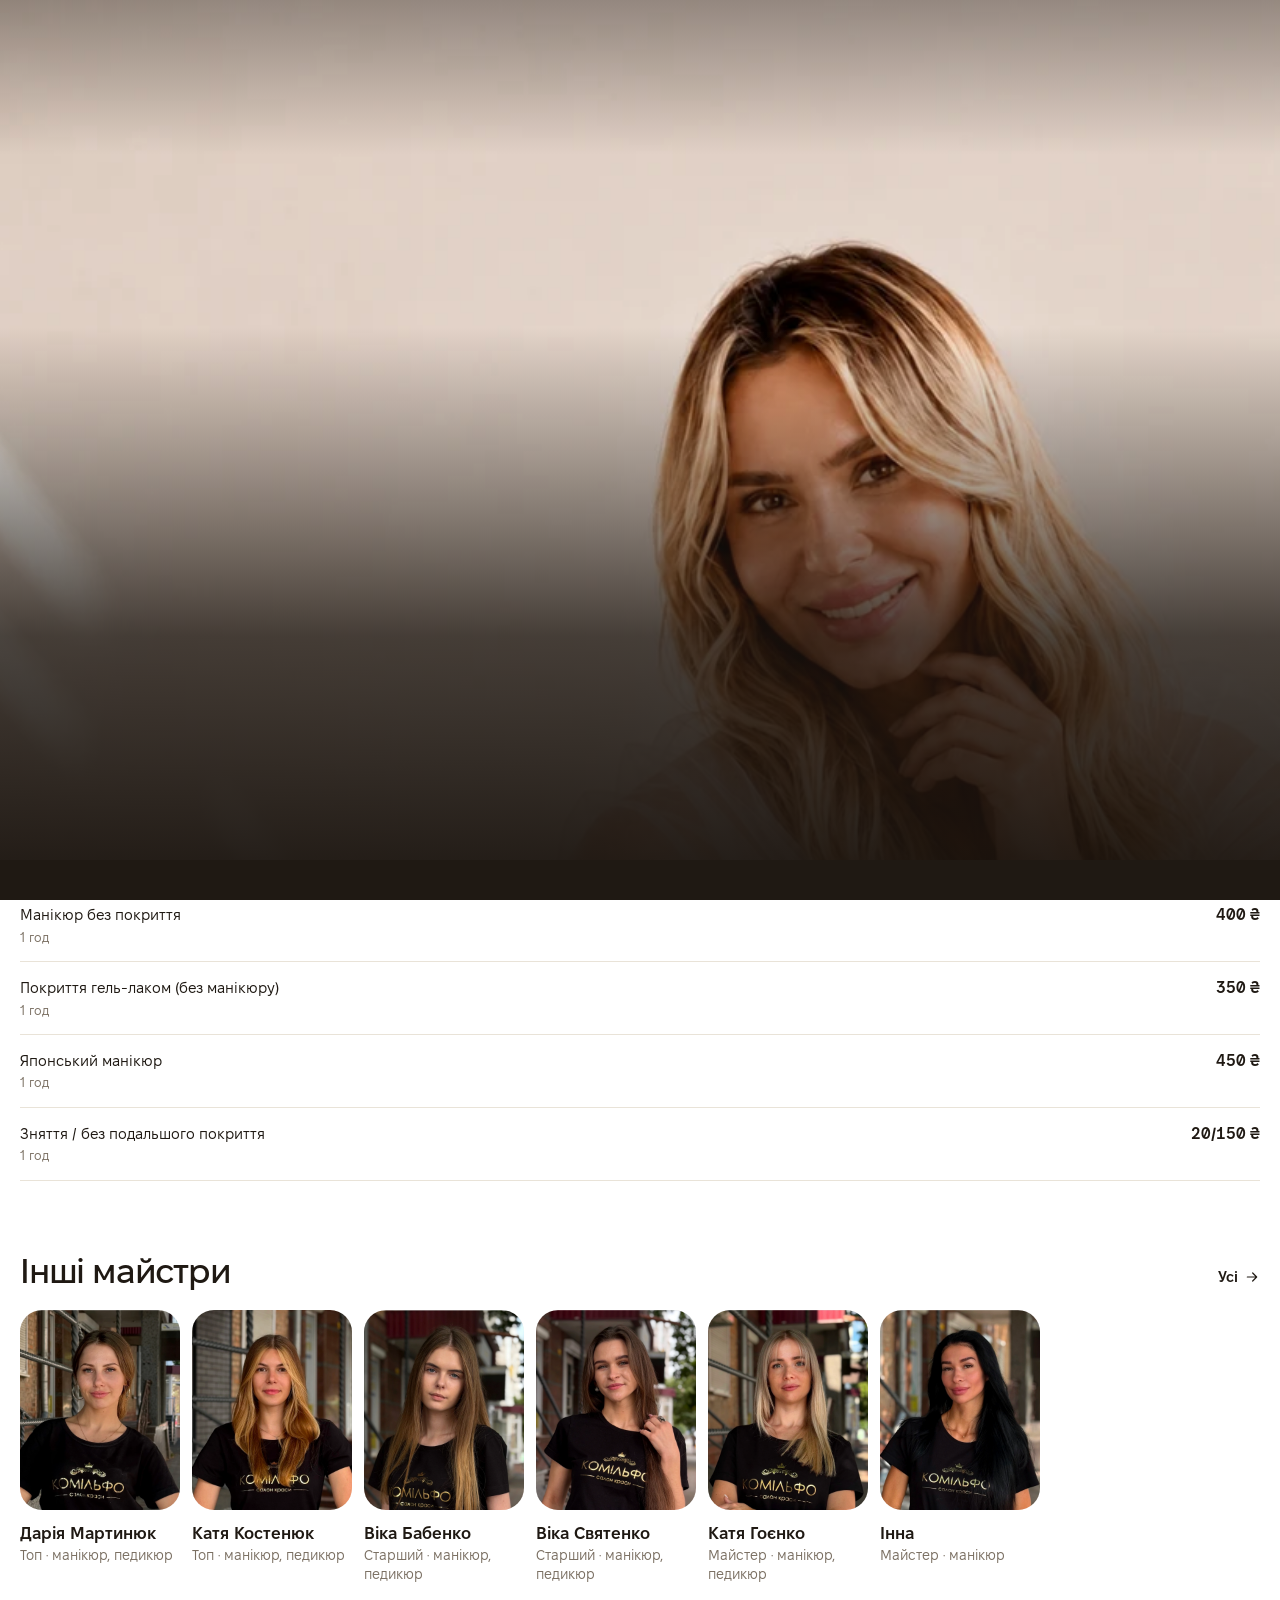
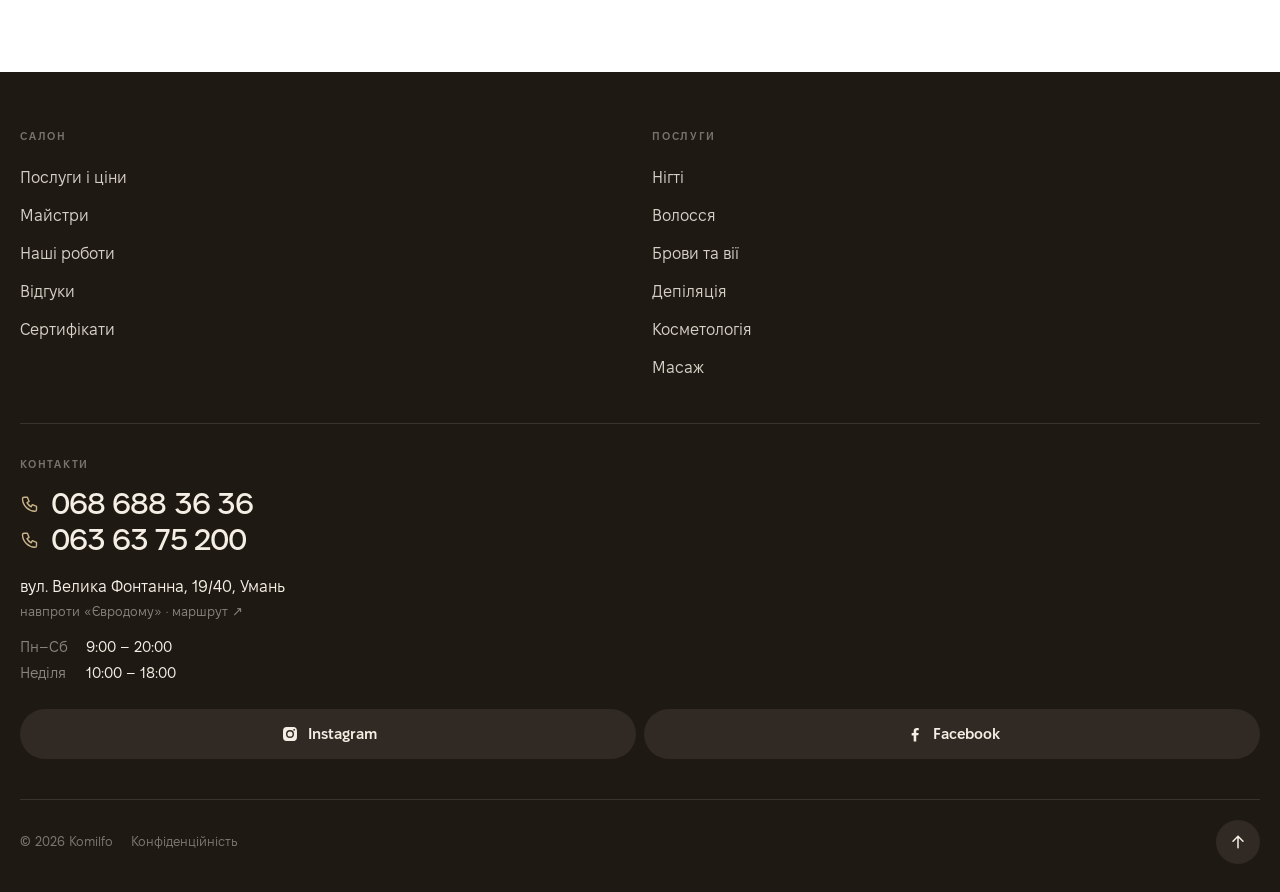
<file: majster-mariia-kolos.html>
<!doctype html>
<html lang="uk">
<head>
<meta charset="utf-8">
<meta name="viewport" content="width=device-width, initial-scale=1, viewport-fit=cover">
<meta name="robots" content="noindex">
<title>Марія Колос — Komilfo</title>
<meta name="description" content="Марія Колос — майстер салону краси Komilfo в Умані. Послуги, ціни та онлайн-запис.">
<meta property="og:type" content="website">
<meta property="og:site_name" content="Komilfo">
<meta property="og:title" content="Марія Колос — Komilfo">
<meta property="og:description" content="Марія Колос — майстер салону краси Komilfo в Умані. Послуги, ціни та онлайн-запис.">
<meta property="og:image" content="https://qwxdt.github.io/komilfo-preview/a/og.jpg">
<meta property="og:image:width" content="1200">
<meta property="og:image:height" content="630">
<meta name="twitter:card" content="summary_large_image">
<link rel="icon" href="a/favicon.svg" type="image/svg+xml">
<link rel="preload" href="a/f/FixelDisplay-SemiBold.woff2" as="font" type="font/woff2" crossorigin>
<script>(()=>{const h=document.documentElement;h.classList.add('js');
if('scrollRestoration' in history)history.scrollRestoration='manual';
let nt='navigate';try{nt=performance.getEntriesByType('navigation')[0].type}catch(e){}
let seen=false;try{seen=sessionStorage.getItem('kf-in')==='1'}catch(e){}
if((nt==='reload'||!seen)&&!matchMedia('(prefers-reduced-motion: reduce)').matches){h.classList.add('ld');h.style.background='#1F1913'}
if(nt==='reload'&&location.hash)history.replaceState(null,'',location.pathname+location.search);
})()</script>
<style>@font-face{font-family:Fixel;src:url(a/f/FixelText-Regular.woff2) format("woff2");font-weight:400;font-display:swap}
@font-face{font-family:Fixel;src:url(a/f/FixelText-Medium.woff2) format("woff2");font-weight:500;font-display:swap}
@font-face{font-family:Fixel;src:url(a/f/FixelText-SemiBold.woff2) format("woff2");font-weight:600;font-display:swap}
@font-face{font-family:Fixel;src:url(a/f/FixelText-Bold.woff2) format("woff2");font-weight:700;font-display:swap}
@font-face{font-family:FixelD;src:url(a/f/FixelDisplay-Medium.woff2) format("woff2");font-weight:500;font-display:swap}
@font-face{font-family:FixelD;src:url(a/f/FixelDisplay-SemiBold.woff2) format("woff2");font-weight:600;font-display:swap}
:root{--bg:#fff;--soft:#F6F3EE;--fg:#1F1913;--mute:#7A6F62;--line:#E9E3D8;--gold:#A68A56;--dark:#1F1913;--ivory:#F4EEE4;--pad:20px;--r:22px;--ease:cubic-bezier(.22,1,.36,1)}
*{box-sizing:border-box;margin:0;padding:0}
html{-webkit-text-size-adjust:100%;scroll-behavior:smooth;scroll-padding-top:132px}
body{background:var(--bg);color:var(--fg);font:400 16px/1.5 Fixel,system-ui,sans-serif;-webkit-font-smoothing:antialiased;overflow-x:hidden}
a{color:inherit;text-decoration:none;-webkit-tap-highlight-color:transparent}
img{display:block;max-width:100%}
svg{width:18px;height:18px;flex:none}
ul,ol{list-style:none}
.wrap{padding:0 var(--pad)}
.over{font-size:12px;letter-spacing:.14em;text-transform:uppercase;color:var(--gold);font-weight:600}
h1,h2{font-family:FixelD,Fixel,sans-serif;font-weight:500;letter-spacing:-.035em}
h2{font-size:34px;line-height:1.05;text-wrap:balance}
.sub{color:var(--mute);font-size:15px;line-height:1.5;margin-top:8px}
.link{display:inline-flex;align-items:center;gap:6px;font-weight:600;font-size:15px;white-space:nowrap}
.link svg{width:16px;height:16px}
section{padding-top:72px}
.head{display:flex;align-items:flex-end;justify-content:space-between;padding:0 var(--pad);margin-bottom:22px;gap:16px}

/* header: burger left · logo center · phone right */
.hdr{position:fixed;top:0;left:0;right:0;z-index:50;display:grid;grid-template-columns:1fr auto 1fr;align-items:center;padding:8px calc(var(--pad) - 12px);padding-top:calc(8px + env(safe-area-inset-top));color:var(--fg);transition:background .35s,color .35s,box-shadow .35s,transform .45s var(--ease)}
.logo{font-family:FixelD,Fixel,sans-serif;font-size:24px;font-weight:600;letter-spacing:.01em;justify-self:center;transition:transform .5s var(--ease)}
.burger{justify-self:start;position:relative;width:48px;height:48px;display:grid;place-items:center;background:none;border:0;padding:0;color:inherit;cursor:pointer;-webkit-tap-highlight-color:transparent}
.burger span{position:absolute;left:12px;height:2px;border-radius:2px;background:currentColor;transition:transform .5s var(--ease),width .5s var(--ease),top .5s var(--ease)}
.burger span:nth-child(1){top:19px;width:24px}
.burger span:nth-child(2){top:27px;width:15px}
.burger:active span{width:24px}
.menu-open .burger span:nth-child(1){top:23px;width:24px;transform:rotate(45deg)}
.menu-open .burger span:nth-child(2){top:23px;width:24px;transform:rotate(-45deg)}
.hcall svg{width:23px;height:23px;transform-origin:50% 60%;animation:ring 5s var(--ease) 2s infinite}
@keyframes ring{0%,80%,100%{transform:none}83%{transform:rotate(-14deg)}86%{transform:rotate(12deg)}89%{transform:rotate(-9deg)}92%{transform:rotate(6deg)}95%{transform:rotate(0)}}
.wave{position:absolute;left:50%;top:50%;width:34px;height:34px;margin:-17px 0 0 -17px;border-radius:50%;background:currentColor;opacity:0;pointer-events:none;animation:wave 5s ease-out 2s infinite}
.wave.w2{animation-delay:2.25s}
@keyframes wave{0%,80%{transform:scale(.4);opacity:0}84%{opacity:.16}100%{transform:scale(1.35);opacity:0}}
.hcall:active svg{transform:scale(.88)}
.hdr.ovr{color:#fff}
.hdr.ovr:before{content:"";position:absolute;inset:0 0 -24px;background:linear-gradient(rgba(24,18,13,.35),rgba(24,18,13,0));pointer-events:none;z-index:-1;transition:opacity .35s}
.hdr.flat,.hdr.solid{background:rgba(255,255,255,.9);backdrop-filter:saturate(1.4) blur(16px);-webkit-backdrop-filter:saturate(1.4) blur(16px);color:var(--fg);box-shadow:0 1px 0 var(--line)}
.hdr.solid:before{opacity:0}
.menu-open .hdr{background:transparent!important;box-shadow:none!important;backdrop-filter:none!important;-webkit-backdrop-filter:none!important;color:var(--ivory)}
.menu-open .hdr:before{opacity:0}
body.p-solid main{padding-top:64px}

/* menu: circular reveal from the burger */
.menu{position:fixed;inset:0;z-index:40;background:var(--dark);color:var(--ivory);clip-path:circle(0 at 32px 34px);visibility:hidden;transition:clip-path .7s cubic-bezier(.7,0,.2,1),visibility 0s .7s;overflow:hidden}
.menu-open .menu{clip-path:circle(150% at 32px 34px);visibility:visible;transition:clip-path .8s cubic-bezier(.7,0,.2,1)}
.menu-open{overflow:hidden}
.mbg{position:absolute;inset:0;opacity:0;transition:opacity 1.2s var(--ease) .2s}
.mbg img{width:100%;height:100%;object-fit:cover;filter:grayscale(.3) brightness(.85);transform:scale(1.12);transition:transform 2.4s var(--ease)}
.mbg:after{content:"";position:absolute;inset:0;background:linear-gradient(rgba(31,25,19,.93),rgba(31,25,19,.86) 50%,rgba(31,25,19,.97))}
.menu-open .mbg{opacity:1}.menu-open .mbg img{transform:scale(1)}
.min{position:relative;height:100%;display:flex;flex-direction:column;padding:calc(84px + env(safe-area-inset-top)) var(--pad) calc(22px + env(safe-area-inset-bottom));overflow-y:auto}
.menu ol{flex:1;display:flex;flex-direction:column;justify-content:center;align-items:center;text-align:center;padding:8px 0 24px}
.menu li{overflow:hidden}
.menu li a{display:flex;justify-content:center;padding:6px 0;font-family:FixelD,Fixel,sans-serif;font-size:clamp(38px,12.4vw,54px);font-weight:500;letter-spacing:-.035em;line-height:1.12;transform:translateY(105%);transition:transform .5s var(--ease),color .3s}
.menu li small{font:600 11px Fixel,sans-serif;color:var(--gold);letter-spacing:.1em;width:18px;flex:none;transform:translateY(-.9em)}
.menu li a span{background:linear-gradient(currentColor,currentColor) 50% 100%/0 2px no-repeat;transition:background-size .5s var(--ease)}
.menu li a.cur{color:#E9D9B8}
.menu li a.cur span{background-size:100% 2px}
.menu li a:active span{background-size:100% 2px}
.menu-open .menu li a{transform:none;transition:transform .9s var(--ease)}
.menu-open .menu li:nth-child(1) a{transition-delay:.22s}.menu-open .menu li:nth-child(2) a{transition-delay:.27s}.menu-open .menu li:nth-child(3) a{transition-delay:.32s}.menu-open .menu li:nth-child(4) a{transition-delay:.37s}.menu-open .menu li:nth-child(5) a{transition-delay:.42s}.menu-open .menu li:nth-child(6) a{transition-delay:.47s}
.mchips,.mbot{opacity:0;transform:translateY(16px);transition:opacity .3s,transform .3s}
.menu-open .mchips,.menu-open .mbot{opacity:1;transform:none;transition:opacity .8s var(--ease) .5s,transform .8s var(--ease) .5s}
.menu-open .mbot{transition-delay:.58s}
.mchips{display:flex;flex-wrap:wrap;gap:6px;margin:22px 0 26px}
.mchips a{height:34px;padding:0 13px;border-radius:999px;background:rgba(244,238,228,.09);display:flex;align-items:center;font-size:13px;font-weight:600;color:rgba(244,238,228,.85)}
.mcta{width:100%;background:var(--ivory);color:var(--fg);justify-content:space-between;padding:0 8px 0 24px;height:58px}
.mcta svg{width:42px;height:42px;padding:12px;border-radius:50%;background:var(--fg);color:var(--ivory);transition:transform .4s var(--ease)}
.mcta:active svg{transform:translateX(4px)}
.mrow{display:flex;flex-direction:column;align-items:center;gap:14px;text-align:center;padding-top:22px;border-top:1px solid rgba(244,238,228,.12)}
.mtel{display:block;font-family:FixelD,Fixel,sans-serif;font-size:26px;font-weight:500;letter-spacing:-.03em;line-height:1.1}
.mopen{display:flex;align-items:center;justify-content:center;gap:7px;margin-top:6px;font-size:13px;color:rgba(244,238,228,.6)}
.mopen i{width:7px;height:7px;border-radius:50%;background:#B9A88E;flex:none}
.mopen.on i{background:#7FD49A;box-shadow:0 0 0 0 rgba(127,212,154,.6);animation:pulse 2s infinite}
@keyframes pulse{70%{box-shadow:0 0 0 7px rgba(127,212,154,0)}100%{box-shadow:0 0 0 0 rgba(127,212,154,0)}}
.maddr{font-size:13px;color:rgba(244,238,228,.45);margin-top:10px;text-align:center}

/* buttons */
.btns{display:flex;gap:10px;margin-top:24px}
.btn{height:54px;border-radius:999px;display:inline-flex;align-items:center;justify-content:center;gap:8px;font-weight:700;font-size:16px;padding:0 24px;transition:transform .15s}
.btn:active{transform:scale(.97)}
.btn.w{background:#fff;color:var(--fg);flex:1}
.btn.g{background:rgba(255,255,255,.16);color:#fff;backdrop-filter:blur(10px);-webkit-backdrop-filter:blur(10px);width:54px;padding:0;border:1px solid rgba(255,255,255,.2)}
.btn.d{background:var(--fg);color:#fff;width:100%;margin-top:28px}
.btn.o{border:1.5px solid var(--fg);color:var(--fg);flex:1;height:52px;font-size:15px}

/* hero (variant 1 + deep darkening of variant 3) */
.hero{position:relative;height:100svh;min-height:600px;max-height:860px;overflow:hidden;background:#2a211a;padding:0}
.hero img{position:absolute;inset:0;width:100%;height:100%;object-fit:cover;object-position:100% 0%;transform:scale(1.1);transform-origin:100% 0%}
@keyframes kb{from{transform:scale(1.08)}to{transform:scale(1)}}
.hero:after{content:"";position:absolute;inset:0;background:linear-gradient(to top,rgba(24,18,13,.94) 0%,rgba(24,18,13,.78) 26%,rgba(24,18,13,.34) 46%,rgba(24,18,13,0) 62%),linear-gradient(to bottom,rgba(24,18,13,.38),rgba(24,18,13,0) 18%)}
.hero .txt{position:absolute;left:0;right:0;bottom:0;z-index:2;padding:0 var(--pad) calc(24px + env(safe-area-inset-bottom));color:#fff}
.hero .kick{font-size:12px;letter-spacing:.16em;text-transform:uppercase;font-weight:600;color:#E9D9B8}
.hero h1{font-size:clamp(30px,11.2vw,48px);line-height:1;margin-top:12px;letter-spacing:-.04em;white-space:nowrap}
.hero h1 i{font-style:normal;color:#E9D9B8}
.hero .meta{display:flex;align-items:center;gap:6px;margin-top:16px;font-size:clamp(10.5px,3.3vw,14px);white-space:nowrap;color:rgba(255,255,255,.74)}
.hero .meta svg{width:15px;height:15px}
.hero .txt>*{animation:up .8s var(--ease) both}
.hero .txt>:nth-child(2){animation-delay:.08s}.hero .txt>:nth-child(3){animation-delay:.16s}.hero .txt>:nth-child(4){animation-delay:.24s}.hero .txt>:nth-child(5){animation-delay:.32s}
@keyframes up{from{opacity:0;transform:translateY(18px)}to{opacity:1;transform:none}}

/* category chips under hero */
.cats-s{padding-top:20px}
.cats{display:flex;gap:8px;overflow-x:auto;padding:0 var(--pad);scrollbar-width:none}
.cats::-webkit-scrollbar{display:none}
.cat{flex:none;display:flex;align-items:center;gap:10px;height:56px;padding:0 14px 0 6px;border-radius:999px;background:var(--soft);font-weight:600;font-size:15px;white-space:nowrap}
.cat img{width:44px;height:44px;border-radius:50%;object-fit:cover}
.cat svg{width:14px;height:14px;color:var(--mute)}

/* rails */
.rail{display:flex;gap:12px;overflow-x:auto;scroll-snap-type:x mandatory;padding:0 var(--pad);scrollbar-width:none;scroll-padding:0 var(--pad)}
.rail::-webkit-scrollbar{display:none}
.rail>*{scroll-snap-align:start;flex:0 0 auto}
.svc{width:min(272px,74vw)}
.svc .ph{aspect-ratio:4/5;border-radius:var(--r);overflow:hidden;background:var(--soft)}
.svc .ph img{width:100%;height:100%;object-fit:cover}
.svc h3{font-size:18px;font-weight:600;line-height:1.3;margin-top:14px}
.svc .p{font-size:15px;margin-top:4px;color:var(--mute)}
.mst{width:min(200px,52vw)}
.mst.sm{width:min(160px,42vw)}
.mst .ph{aspect-ratio:4/5;border-radius:var(--r);overflow:hidden;background:var(--soft)}
.mst .ph img{width:100%;height:100%;object-fit:cover}
.mst h3{font-size:17px;font-weight:600;margin-top:12px;line-height:1.3}
.mst .r{font-size:14px;color:var(--mute);margin-top:2px;line-height:1.35}

/* tier switch (CSS only) */
.lvi{position:absolute;opacity:0;pointer-events:none}
.seg{position:relative;display:grid;grid-template-columns:repeat(3,1fr);background:var(--soft);border-radius:999px;padding:4px;margin-top:22px}
.seg.n2{grid-template-columns:repeat(2,1fr)}
.seg label{position:relative;z-index:1;height:44px;display:grid;place-items:center;font-weight:600;font-size:15px;cursor:pointer;color:var(--mute);transition:color .25s}
.seg i{position:absolute;top:4px;bottom:4px;left:4px;width:calc((100% - 8px)/3);border-radius:999px;background:var(--fg);transition:transform .35s var(--ease)}
.seg.n2 i{width:calc((100% - 8px)/2)}
.lv1:checked~.seg i{transform:translateX(100%)}
.lv2:checked~.seg i{transform:translateX(200%)}
.lv0:checked~.seg label:nth-child(1),.lv1:checked~.seg label:nth-child(2),.lv2:checked~.seg label:nth-child(3){color:#fff}
.lvi:focus-visible~.seg{outline:2px solid var(--gold);outline-offset:2px}
.t{display:none}
.lv0:checked~* .t0,.lv1:checked~* .t1,.lv2:checked~* .t2,.lv0:checked~.t0,.lv1:checked~.t1,.lv2:checked~.t2{display:inline;animation:fade .3s}
.who.t{font-size:14px;color:var(--mute);margin-top:14px}
.lv0:checked~.who.t0,.lv1:checked~.who.t1,.lv2:checked~.who.t2{display:block}
@keyframes fade{from{opacity:0}to{opacity:1}}

/* price list */
.pl{margin-top:18px;border-top:1px solid var(--line)}
.pl li{display:flex;justify-content:space-between;align-items:baseline;gap:16px;padding:15px 0;border-bottom:1px solid var(--line);font-size:15px;line-height:1.35}
.pl .n{flex:1;min-width:0}
.pl small{display:block;color:var(--mute);font-size:13px;margin-top:3px}
.pl .pr{font-weight:600;white-space:nowrap;font-size:16px;font-variant-numeric:tabular-nums;text-align:right}
.tag{display:inline-block;margin-top:5px;font-size:11px;font-weight:600;letter-spacing:.04em;color:var(--gold);background:#F6EFE2;border-radius:6px;padding:2px 7px}
.note{font-size:13px;color:var(--mute);margin-top:12px;line-height:1.45}
.hint{font-size:13px;color:var(--mute);margin-top:10px}

/* levels box on home */
.lvls{padding-left:var(--pad);padding-right:var(--pad)}
.lbox{background:var(--soft);border-radius:28px;padding:30px 20px 22px}
.lbox h2{margin-top:10px;font-size:30px}
.lbox .seg{background:#fff}
.lbox .pl{border-color:#E4DCCE}.lbox .pl li{border-color:#E4DCCE}
.lbox.plain .btn{margin-top:24px;width:100%;flex:none}

/* works */
.works{display:grid;grid-template-columns:1fr 1fr;gap:8px;padding:0 var(--pad)}
.works img{width:100%;height:100%;object-fit:cover;border-radius:16px}
.works .t{grid-row:span 2;aspect-ratio:3/5.2}
.works .s{aspect-ratio:1}

/* reviews */
.score{display:flex;align-items:center;gap:16px;margin-top:12px}
.score b{font-family:FixelD,Fixel,sans-serif;font-size:64px;font-weight:500;line-height:1;letter-spacing:-.04em}
.score span{display:block;font-size:14px;color:var(--mute);margin-top:4px}
.stars{display:inline-flex;gap:2px;color:var(--gold)}
.stars svg{width:16px;height:16px}.stars svg.off{color:#E4DCCE}
.qs{display:flex;gap:12px;overflow-x:auto;scroll-snap-type:x mandatory;padding:22px var(--pad) 0;scroll-padding:0 var(--pad);scrollbar-width:none}
.qs:after{content:'';flex:0 0 1px}
.qs::-webkit-scrollbar{display:none}
.q{flex:0 0 min(300px,80vw);scroll-snap-align:start;background:var(--soft);border-radius:var(--r);padding:22px 20px;display:flex;flex-direction:column;justify-content:space-between;gap:20px}
.q blockquote{font-size:16px;line-height:1.5}
.q figcaption{display:flex;flex-direction:column;gap:6px;font-size:14px;color:var(--mute)}
.q .qn{color:var(--ink);font-weight:500;font-size:15px}
.q .qd{display:flex;align-items:center;gap:6px;font-size:13px}
.q .gg{width:14px;height:14px;flex:none}
.revs .wrap+.wrap{margin-top:20px}
.revs>.wrap:last-child{margin-top:20px}

/* about */
.about .big{font-family:FixelD,Fixel,sans-serif;font-weight:500;font-size:28px;line-height:1.2;letter-spacing:-.03em;margin-top:12px;text-wrap:pretty}
.about .big em{font-style:normal;color:var(--gold)}
.about .pic{position:relative;margin:28px var(--pad) 0;border-radius:var(--r);overflow:hidden;aspect-ratio:4/3}
.about .pic img{width:100%;height:100%;object-fit:cover;display:block}
.about .ptag{position:absolute;left:12px;bottom:12px;font-size:12px;font-weight:500;color:var(--fg);background:rgba(255,255,255,.88);-webkit-backdrop-filter:blur(8px);backdrop-filter:blur(8px);border-radius:999px;padding:6px 11px;white-space:nowrap}
.js .about .pic.rv{opacity:1;transform:none;clip-path:inset(10% 6% 10% 6% round var(--r));transition:clip-path 1s var(--ease)}
.js .about .pic.rv img{transform:scale(1.08);transition:transform 1.2s var(--ease)}
.js .about .pic.rv .ptag{opacity:0;transform:translateY(6px);transition:opacity .5s .6s var(--ease),transform .5s .6s var(--ease)}
.js .about .pic.rv.in{clip-path:inset(0 0 0 0 round var(--r))}
.js .about .pic.rv.in img{transform:none}
.js .about .pic.rv.in .ptag{opacity:1;transform:none}
.facts{display:grid;grid-template-columns:repeat(3,1fr);padding:28px var(--pad) 0}
.facts>div{padding:0 12px;border-left:1px solid rgba(166,138,86,.45)}
.facts>div:first-child{padding-left:0;border-left:0}
.facts b{display:block;font-family:FixelD,Fixel,sans-serif;font-weight:500;font-size:40px;line-height:1;letter-spacing:-.04em;white-space:nowrap}
.facts small{display:block;margin-top:6px;font-size:13px;color:var(--mute)}

/* certificate */
.cert{margin:0 var(--pad);background:var(--soft);border-radius:28px;padding:32px 22px 24px;overflow:hidden}
.cert h2{margin-top:10px}
.card{margin:30px auto 0;width:100%;aspect-ratio:1.6;border-radius:18px;background:linear-gradient(140deg,#2A221A,#14100C);color:var(--ivory);padding:20px 22px;display:flex;flex-direction:column;justify-content:space-between;box-shadow:0 30px 60px -24px rgba(31,25,19,.55);transform:rotate(-4deg);transition:transform .8s var(--ease)}
.cert.in .card{transform:rotate(-2deg)}
.card .l{font-family:FixelD,Fixel,sans-serif;font-size:30px;font-weight:600;line-height:1}
.card .l i{display:inline-block;font-style:normal;font-synthesis:none;transform:skewX(-12deg);padding:0 .1em 0 .02em;letter-spacing:-.01em;background:linear-gradient(100deg,#F4EEE4 30%,#E2CC9E 50%,#F4EEE4 70%) 0 0/250% 100%;-webkit-background-clip:text;background-clip:text;color:transparent;animation:shine 6s ease-in-out infinite}
.card .lsub{display:block;margin-top:8px;font:600 10px Fixel,sans-serif;letter-spacing:.24em;text-transform:uppercase;color:rgba(244,238,228,.45)}
@keyframes shine{0%,60%{background-position:100% 0}100%{background-position:-50% 0}}
.card .row{display:flex;justify-content:space-between;align-items:flex-end;font-size:12px;letter-spacing:.12em;text-transform:uppercase;color:rgba(244,238,228,.6)}
.card .row{gap:10px}
.card .row b{white-space:nowrap;font-family:FixelD,Fixel,sans-serif;font-size:clamp(26px,8.6vw,34px);font-weight:500;letter-spacing:0;text-transform:none;color:var(--ivory)}

/* contacts */
.map{display:block;margin:0 var(--pad);border-radius:var(--r);overflow:hidden;aspect-ratio:4/3.4;position:relative;background:var(--soft)}
.map img{width:100%;height:100%;object-fit:cover}
.pin{position:absolute;left:50%;top:50%;transform:translate(-50%,calc(-100% - 14px));background:var(--fg);color:#fff;font-size:14px;font-weight:700;padding:9px 14px;border-radius:12px;white-space:nowrap;box-shadow:0 8px 20px -6px rgba(0,0,0,.35)}
.pin:after{content:"";position:absolute;left:50%;bottom:-6px;margin-left:-6px;border:6px solid transparent;border-bottom:0;border-top-color:var(--fg)}
.dot{position:absolute;left:50%;top:50%;width:16px;height:16px;margin:-8px 0 0 -8px;border-radius:50%;background:var(--fg);box-shadow:0 0 0 5px #fff}
.osm{position:absolute;right:10px;bottom:8px;font-size:10px;color:#9a9086}
.info{padding:24px var(--pad) 0}
.info .addr{font-size:22px;font-weight:600;line-height:1.3;letter-spacing:-.02em}
.info .sub{margin-top:2px}
.hours{margin-top:20px;display:grid;grid-template-columns:auto 1fr;gap:6px 22px;font-size:16px}
.hours dt{color:var(--mute)}
.tel{display:flex;width:fit-content;align-items:center;gap:12px;white-space:nowrap;font-family:FixelD,Fixel,sans-serif;font-size:32px;font-weight:500;line-height:1.2;letter-spacing:-.03em;margin-top:20px}
.tel svg{width:.7em;height:.7em;flex:none;color:var(--gold)}
.tel+.tel{margin-top:0}
.row2{display:flex;gap:10px;margin-top:24px}

/* footer */
.foot{margin-top:88px;background:var(--dark);color:var(--ivory);padding:56px var(--pad) calc(28px + env(safe-area-inset-bottom));overflow:hidden}
.foot h4{font-size:11px;letter-spacing:.16em;text-transform:uppercase;font-weight:600;color:rgba(244,238,228,.42);margin-bottom:14px}
.fcta h2{margin-top:0;font-size:38px;line-height:1.04}
.fcta h2 i{font-style:normal;color:#E9D9B8}
.fcta .mcta{margin-top:26px}
.fcols{display:grid;grid-template-columns:1fr 1fr;gap:24px;margin-top:52px;padding-top:32px;border-top:1px solid rgba(244,238,228,.12)}
.foot>.fcols:first-child{margin-top:0;padding-top:0;border-top:0}
.fcol a{display:block;padding:7px 0;font-size:16px;color:rgba(244,238,228,.86);transition:color .2s}
.fcol a:active{color:#E9D9B8}
.fcon{margin-top:36px;padding-top:32px;border-top:1px solid rgba(244,238,228,.12)}
.ftel{display:flex;width:fit-content;align-items:center;gap:11px;white-space:nowrap;font-family:FixelD,Fixel,sans-serif;font-size:30px;font-weight:500;letter-spacing:-.03em;line-height:1.2}
.ftel svg{width:.66em;height:.66em;flex:none;color:#C9B48A}
.faddr{display:block;margin-top:18px;font-size:16px;line-height:1.4}
.faddr small{display:block;font-size:13px;color:rgba(244,238,228,.5);margin-top:3px}
.fhrs{display:grid;grid-template-columns:auto 1fr;gap:4px 18px;margin-top:16px;font-size:15px}
.fhrs dt{color:rgba(244,238,228,.5)}
.fsoc{display:flex;gap:8px;margin-top:24px}
.fsoc a{flex:1;display:flex;align-items:center;justify-content:center;gap:8px;height:50px;border-radius:999px;background:rgba(244,238,228,.08);font-weight:600;font-size:15px;transition:background .25s,transform .2s}
.fsoc a:active{transform:scale(.97);background:rgba(244,238,228,.14)}
.fsoc svg{width:20px;height:20px}
.fword{display:block;font-family:FixelD,Fixel,sans-serif;font-weight:600;font-size:24vw;line-height:.9;letter-spacing:-.045em;margin:52px 0 0;padding:0 .14em 0 .04em;white-space:nowrap;text-align:center;color:transparent;background:linear-gradient(180deg,rgba(244,238,228,.92),rgba(244,238,228,.12));-webkit-background-clip:text;background-clip:text;font-style:normal;font-synthesis:none;transform:skewX(-12deg)}
.flegal{display:flex;align-items:center;gap:18px;margin-top:40px;padding-top:20px;border-top:1px solid rgba(244,238,228,.12);font-size:13px;color:rgba(244,238,228,.45)}
.flegal .ftop{margin-left:auto;width:44px;height:44px;display:grid;place-items:center;border-radius:50%;background:rgba(244,238,228,.08);color:var(--ivory)}
.flegal .ftop svg{width:20px;height:20px;transition:transform .4s var(--ease)}
.flegal .ftop:active svg{transform:translateY(-4px)}

/* sticky CTA */
.sticky{position:fixed;left:12px;right:12px;bottom:calc(12px + env(safe-area-inset-bottom));z-index:15;display:flex;gap:8px;padding:6px;border-radius:999px;background:rgba(31,25,19,.92);backdrop-filter:blur(14px);-webkit-backdrop-filter:blur(14px);box-shadow:0 12px 30px -10px rgba(0,0,0,.45);transition:transform .4s var(--ease),opacity .3s;opacity:0;transform:translateY(130%);pointer-events:none}
.show-sticky .sticky{opacity:1;transform:none;pointer-events:auto}
.sticky a{height:48px;border-radius:999px;display:flex;align-items:center;justify-content:center;font-weight:700;font-size:15px}
.sticky .b{flex:1;background:#fff;color:var(--fg);padding:0 12px;white-space:nowrap;overflow:hidden;text-overflow:ellipsis}
.sticky .c{width:48px;color:#fff}
.sticky .c svg{width:20px;height:20px}

/* inner page top + tabs */
.top{padding:28px var(--pad) 0}
.top h1{font-size:44px;line-height:1;letter-spacing:-.04em}
.tabsw{position:sticky;top:calc(68px + env(safe-area-inset-top));z-index:10;background:rgba(255,255,255,.94);backdrop-filter:blur(14px);-webkit-backdrop-filter:blur(14px);margin-top:22px;border-bottom:1px solid var(--line)}
.tabs{display:flex;gap:6px;overflow-x:auto;padding:10px var(--pad);scrollbar-width:none}
.tabs::-webkit-scrollbar{display:none}
.tab{flex:none;height:38px;padding:0 16px;border-radius:999px;background:var(--soft);display:flex;align-items:center;font-weight:600;font-size:14px;white-space:nowrap;transition:background .2s,color .2s}
.tab.on{background:var(--fg);color:#fff}

/* services page */
.cat-sec{padding-top:44px}
.cover{position:relative;margin:0 var(--pad);border-radius:var(--r);overflow:hidden;aspect-ratio:16/10;background:var(--soft)}
.cover img{width:100%;height:100%;object-fit:cover}
.cover:after{content:"";position:absolute;inset:0;background:linear-gradient(to top,rgba(24,18,13,.75),rgba(24,18,13,0) 60%)}
.ct{position:absolute;left:18px;right:18px;bottom:16px;z-index:1;color:#fff;display:flex;justify-content:space-between;align-items:flex-end;gap:12px}
.ct h2{font-size:30px}
.ct span{font-size:13px;color:rgba(255,255,255,.8);white-space:nowrap;padding-bottom:4px}
.faces{display:flex;align-items:center;gap:12px;margin:14px var(--pad) 0;padding:10px 14px 10px 10px;border-radius:999px;background:var(--soft);font-size:14px;font-weight:600}
.faces span:nth-child(2){flex:1}
.fc{display:flex}
.fc img{width:32px;height:32px;border-radius:50%;object-fit:cover;border:2px solid var(--soft);margin-left:-8px}
.fc img:first-child{margin-left:0}
.faces svg{width:15px;height:15px;color:var(--mute)}
.grp{position:relative;padding:30px var(--pad) 0}
.gh h3{font-size:21px;font-weight:600;letter-spacing:-.015em}
.grp .seg{margin-top:14px}
.cat-sec>.wrap .btn{margin-top:26px}
.rules{padding-top:56px}
.rules h3{font-size:21px;font-weight:600}

/* masters page */
.mg{padding-top:40px}
.gh2{display:flex;align-items:baseline;gap:10px;padding:0 var(--pad);margin-bottom:18px}
.gh2 h2{font-size:30px}
.gh2 span{font-size:15px;color:var(--mute);font-weight:600}
.mgrid{display:grid;grid-template-columns:1fr 1fr;gap:24px 12px;padding:0 var(--pad)}
.m .ph{position:relative;aspect-ratio:4/5;border-radius:20px;overflow:hidden;background:var(--soft)}
.m .ph img{width:100%;height:100%;object-fit:cover}
.lvb{position:absolute;left:10px;top:10px;z-index:1;font-size:12px;font-weight:700;padding:5px 10px;border-radius:999px;background:rgba(255,255,255,.92);color:var(--fg)}
.m h3{font-size:16px;font-weight:600;margin-top:10px;line-height:1.3}
.m .r{font-size:13px;color:var(--mute);margin-top:2px;line-height:1.35}
.mg+.lvls{padding-top:56px}

/* master profile */
.phero{position:relative;height:min(78svh,640px);min-height:480px;overflow:hidden;padding:0;background:var(--soft)}
.phero img{position:absolute;inset:0;width:100%;height:100%;object-fit:cover;animation:kb 14s var(--ease) both}
.phero:after{content:"";position:absolute;inset:0;background:linear-gradient(to top,rgba(24,18,13,.9) 0%,rgba(24,18,13,.55) 24%,rgba(24,18,13,0) 50%),linear-gradient(to bottom,rgba(24,18,13,.35),rgba(24,18,13,0) 20%)}
.phero .txt{position:absolute;left:var(--pad);right:var(--pad);bottom:24px;z-index:2;color:#fff}
.phero .lvb{position:static;display:inline-block;margin-bottom:12px}
.phero h1{font-size:42px;line-height:1;letter-spacing:-.04em}
.phero p{margin-top:8px;color:rgba(255,255,255,.82);font-size:16px}
.backb{position:absolute;z-index:3;left:var(--pad);top:calc(72px + env(safe-area-inset-top));width:40px;height:40px;border-radius:50%;display:grid;place-items:center;background:rgba(255,255,255,.16);color:#fff;border:1px solid rgba(255,255,255,.2);backdrop-filter:blur(10px);-webkit-backdrop-filter:blur(10px)}
.pact .btn{margin-top:20px}
.psv{padding-top:48px}
.psv .head{margin-bottom:0}
.more{margin-top:18px}

/* reveal */
.js .rv{opacity:0;transform:translateY(22px);transition:opacity .8s var(--ease),transform .8s var(--ease)}
.js .rv.in{opacity:1;transform:none}
@media (prefers-reduced-motion:reduce){.menu li a,.mchips,.mbot{transform:none!important;opacity:1!important}*,*:before,*:after{animation:none!important;transition:none!important}.js .rv{opacity:1;transform:none}.js .about .pic.rv{clip-path:none}.js .about .pic.rv img,.js .about .pic.rv .ptag{transform:none;opacity:1}}
@media (max-width:359px){:root{--pad:16px}h2{font-size:30px}.top h1{font-size:38px}.tel{font-size:28px}.facts b{font-size:32px}.facts>div{padding:0 8px}.about .ptag{font-size:11px}.score b{font-size:54px}.phero h1{font-size:36px}}

/* header book button */
.hbook{justify-self:end;position:relative;overflow:hidden;display:flex;align-items:center;height:38px;padding:0 15px;margin-right:4px;border-radius:999px;background:var(--fg);color:var(--ivory);font-size:14px;font-weight:600;letter-spacing:-.01em;transition:background .35s,color .35s,transform .2s;-webkit-tap-highlight-color:transparent}
.hbook:after{content:"";position:absolute;top:0;bottom:0;left:-60%;width:40%;background:linear-gradient(100deg,transparent,rgba(255,255,255,.35),transparent);transform:skewX(-20deg);animation:sheen 5s ease-in-out 1.5s infinite}
@keyframes sheen{0%,75%{left:-60%}100%{left:130%}}
.hbook:active{transform:scale(.95)}
.hdr.ovr:not(.solid) .hbook{background:var(--ivory);color:var(--fg)}
.menu-open .hbook{background:var(--ivory)!important;color:var(--fg)!important}
@media (max-width:340px){.hbook{padding:0 12px;font-size:13px;height:36px}.logo{font-size:21px}}
@media (prefers-reduced-motion:reduce){.hbook:after{animation:none}}

@media (max-width:340px){.card .row span{font-size:10px}.cert .btn{font-size:14px;padding:0 16px}}

/* page loader v3: works flip inside an arch → arch opens into the hero (seamless) */
.ldr{display:none}
.ld .ldr{display:block;position:fixed;inset:0;z-index:100;background:var(--dark);color:var(--ivory);overflow:hidden}
.ld:not(.ld-end) body{overflow:hidden}
.lbx{position:absolute;left:0;top:0;width:100%;height:clamp(600px,100svh,860px);--aw:min(54vw,230px);--ah:calc(var(--aw)*1.38);--ay:calc(50% - var(--ah)/2 - 22px)}
.lgw{position:absolute;inset:0;overflow:hidden;clip-path:inset(calc(var(--ay) + var(--ah)) calc(50% - var(--aw)/2) calc(100% - var(--ay) - var(--ah)) calc(50% - var(--aw)/2) round calc(var(--aw)/2) calc(var(--aw)/2) 0 0);will-change:clip-path}
.lgh{position:absolute;inset:0}
.lgh img{position:absolute;inset:0;width:100%;height:100%;object-fit:cover;object-position:100% 0%;transform:scale(1.24);transform-origin:100% 0%}
.lgh:after{content:"";position:absolute;inset:0;opacity:0;background:linear-gradient(to top,rgba(24,18,13,.94) 0%,rgba(24,18,13,.78) 26%,rgba(24,18,13,.34) 46%,rgba(24,18,13,0) 62%),linear-gradient(to bottom,rgba(24,18,13,.38),rgba(24,18,13,0) 18%)}
.lga{position:absolute;left:calc(50% - var(--aw)/2);top:var(--ay);width:var(--aw);height:var(--ah);background:var(--dark)}
.lga img{position:absolute;inset:0;width:100%;height:100%;object-fit:cover;opacity:0;transform:scale(1.14)}
.lga img.on{opacity:1;transform:scale(1);transition:transform .7s var(--ease)}
.lh .lga{opacity:0;transition:opacity .22s}
.lk{position:absolute;left:0;right:0;top:calc(var(--ay) - 34px);text-align:center;font-size:10.5px;font-weight:500;letter-spacing:.42em;padding-left:.42em;text-transform:uppercase;color:rgba(244,238,228,.55);opacity:0;transform:translateY(8px)}
.lcap{position:absolute;left:calc(50% - var(--aw)/2);width:var(--aw);top:calc(var(--ay) + var(--ah) + 22px);display:flex;justify-content:space-between;align-items:baseline;opacity:0;transform:translateY(8px)}
.lcap:before{content:"";position:absolute;left:0;right:0;top:-11px;height:1px;background:rgba(244,238,228,.14)}
.lcap:after{content:"";position:absolute;left:0;right:0;top:-11px;height:1px;background:#C9A96E;transform-origin:0 50%;transform:scaleX(var(--p,0))}
.lnm{font-family:FixelD,Fixel,sans-serif;font-weight:600;font-size:21px;line-height:1;letter-spacing:.04em}
.lcnt{font-size:12px;font-weight:500;letter-spacing:.14em;font-variant-numeric:tabular-nums;color:#E9D9B8}
.ld-go .lgw{clip-path:inset(var(--ay) calc(50% - var(--aw)/2) calc(100% - var(--ay) - var(--ah)) calc(50% - var(--aw)/2) round calc(var(--aw)/2) calc(var(--aw)/2) 0 0);transition:clip-path .85s cubic-bezier(.65,0,.35,1)}
.ld-go .lk,.ld-go .lcap{opacity:1;transform:none;transition:opacity .6s .25s var(--ease),transform .8s .25s var(--ease)}
.ld-out .ldr{pointer-events:none}
.ld-out .lgw{clip-path:inset(0 0 0 0 round 0 0 0 0);transition:clip-path 1s cubic-bezier(.76,0,.24,1)}
.ld-out .lgh img{transform:scale(1.1);transition:transform 1.1s cubic-bezier(.76,0,.24,1)}
.ld-out .lgh:after{opacity:1;transition:opacity .7s .3s}
.ld-out .lk,.ld-out .lcap{opacity:0;transform:translateY(-10px);transition:opacity .3s,transform .5s var(--ease)}
.ld-nh.ld-out .ldr{opacity:0;transition:opacity .5s .45s}
.ld-end .ldr{opacity:0;transition:opacity .35s}
/* hero entrance after loader */
.ld .hero .txt>*,.ldd .hero .txt>*{animation:none}
.ld:not(.ld-out) .phero img{animation-play-state:paused}
.ld .hero .txt>*,.ld .hdr{opacity:0;transform:translateY(18px)}
.ld-end .hero .txt>*,.ld-end .hdr{opacity:1;transform:none;transition:opacity .6s cubic-bezier(.22,1,.36,1),transform .8s cubic-bezier(.22,1,.36,1)}
.ld-end .hero .txt>*:nth-child(2){transition-delay:.07s}.ld-end .hero .txt>*:nth-child(3){transition-delay:.14s}.ld-end .hero .txt>*:nth-child(4){transition-delay:.21s}
</style>
</head>
<body class="p-over">
<div class="ldr" aria-hidden="true"><div class="lbx"><div class="lgw"><div class="lgh"><img src="a/hero/hero-mobile.webp" alt=""></div><div class="lga"><img src="a/gallery/g1.webp" alt="" class="on"><img src="a/gallery/g2.webp" alt=""><img src="a/gallery/g3.webp" alt=""><img src="a/gallery/g9.webp" alt=""><img src="a/gallery/g7.webp" alt=""><img src="a/gallery/g5.webp" alt=""></div></div><p class="lk">салон краси · Умань</p><div class="lcap"><span class="lnm">Komilfo</span><span class="lcnt">000</span></div></div></div>
<svg width="0" height="0" style="position:absolute" aria-hidden="true">
<symbol id="arr" viewBox="0 0 24 24" fill="none" stroke="currentColor" stroke-width="1.8" stroke-linecap="round" stroke-linejoin="round"><path d="M5 12h14M13 6l6 6-6 6"/></symbol>
<symbol id="back" viewBox="0 0 24 24" fill="none" stroke="currentColor" stroke-width="1.8" stroke-linecap="round" stroke-linejoin="round"><path d="M15 6l-6 6 6 6"/></symbol>
<symbol id="phone" viewBox="0 0 24 24" fill="none" stroke="currentColor" stroke-width="1.7" stroke-linecap="round" stroke-linejoin="round"><path d="M5 4h4l2 5-2.5 1.5a11 11 0 0 0 5 5L15 13l5 2v4a2 2 0 0 1-2 2A16 16 0 0 1 3 6a2 2 0 0 1 2-2"/></symbol>
<symbol id="menu" viewBox="0 0 24 24" fill="none" stroke="currentColor" stroke-width="1.8" stroke-linecap="round"><path d="M4 9h16M4 15h16"/></symbol>
<symbol id="x" viewBox="0 0 24 24" fill="none" stroke="currentColor" stroke-width="1.8" stroke-linecap="round"><path d="M6 6l12 12M18 6L6 18"/></symbol>
<symbol id="star" viewBox="0 0 24 24"><path fill="currentColor" d="M12 2.8l2.8 5.9 6.4.8-4.7 4.4 1.2 6.4L12 17.1l-5.7 3.2 1.2-6.4L2.8 9.5l6.4-.8z"/></symbol>
<symbol id="pin" viewBox="0 0 24 24" fill="none" stroke="currentColor" stroke-width="1.7" stroke-linecap="round" stroke-linejoin="round"><path d="M12 21s-7-6.2-7-11.5A7 7 0 0 1 19 9.5C19 14.8 12 21 12 21z"/><circle cx="12" cy="9.5" r="2.5"/></symbol>
</svg>
<header class="hdr ovr" id="top">
  <button class="burger" type="button" aria-label="Меню" aria-expanded="false" aria-controls="menu"><span></span><span></span></button>
  <a class="logo" href="index.html">Komilfo</a>
  <a class="hbook" href="zapis.html"><span>Записатися</span></a>
</header>
<nav class="menu" id="menu" aria-label="Меню" aria-hidden="true">
  <div class="mbg"><img src="a/about/salon.webp" alt="" loading="lazy"></div>
  <div class="min">
    <ol>
      <li><a href="index.html" data-p="index"><span>Головна</span></a></li>
      <li><a href="poslugy.html" data-p="poslugy"><span>Послуги і ціни</span></a></li>
      <li><a href="majstry.html" data-p="majstry"><span>Майстри</span></a></li>
      <li><a href="index.html#works"><span>Наші роботи</span></a></li>
      <li><a href="index.html#reviews"><span>Відгуки</span></a></li>
      <li><a href="index.html#contacts"><span>Контакти</span></a></li>
    </ol>
    <div class="mbot">
      <div class="mrow">
        <div><a class="mtel" href="tel:+380686883636">068 688 36 36</a><p class="mopen"><i></i><span>Пн–Сб 9–20, Нд 10–18</span></p></div>
      </div>
      <p class="maddr">вул. Велика Фонтанна, 19/40, Умань</p>
    </div>
  </div>
</nav>
<main>

<section class="phero" data-hero>
  <img src="a/masters/mariia-kolos.webp" alt="Марія Колос" style="object-position:57.8% 50%" loading="lazy">
  <a class="backb" href="majstry.html" aria-label="Усі майстри"><svg><use href="#back"/></svg></a>
  <div class="txt"><span class="lvb">Майстер</span><h1>Марія Колос</h1><p>Манікюр · Майстер</p></div>
</section>
<div class="wrap pact">
  <a class="btn d" href="zapis.html">Записатися на прийом <svg><use href="#arr"/></svg></a>
</div>
<section class="psv">
  <div class="head rv"><h2>Послуги і ціни</h2></div>
  <div class="wrap"><ul class="pl rv"><li><span class="n">Манікюр + покриття + укріплення базою (зняття)<small>1 год</small></span><b class="pr">550 ₴</b></li><li><span class="n">Манікюр без покриття<small>1 год</small></span><b class="pr">400 ₴</b></li><li><span class="n">Покриття гель-лаком (без манікюру)<small>1 год</small></span><b class="pr">350 ₴</b></li><li><span class="n">Японський манікюр<small>1 год</small></span><b class="pr">450 ₴</b></li><li><span class="n">Зняття / без подальшого покриття<small>1 год</small></span><b class="pr">20/150 ₴</b></li></ul>
  </div>
</section>

<section><div class="head rv"><h2>Інші майстри</h2><a class="link" href="majstry.html">Усі <svg><use href="#arr"/></svg></a></div><div class="rail"><a class="mst sm" href="majster-dariia-martyniuk.html"><div class="ph"><img src="a/masters/dariia-martyniuk.webp" alt="Дарія Мартинюк" style="object-position:56.6% 50%" loading="lazy"></div><h3>Дарія Мартинюк</h3><div class="r">Топ · манікюр, педикюр</div></a><a class="mst sm" href="majster-kateryna-kosteniuk.html"><div class="ph"><img src="a/masters/kateryna-kosteniuk.webp" alt="Катерина Костенюк" style="object-position:50.3% 50%" loading="lazy"></div><h3>Катя Костенюк</h3><div class="r">Топ · манікюр, педикюр</div></a><a class="mst sm" href="majster-viktoriia-babenko.html"><div class="ph"><img src="a/masters/viktoriia-babenko.webp" alt="Вікторія Бабенко" style="object-position:39.5% 50%" loading="lazy"></div><h3>Віка Бабенко</h3><div class="r">Старший · манікюр, педикюр</div></a><a class="mst sm" href="majster-viktoriia-sviatenko.html"><div class="ph"><img src="a/masters/viktoriia-sviatenko.webp" alt="Вікторія Святенко" style="object-position:42.5% 50%" loading="lazy"></div><h3>Віка Святенко</h3><div class="r">Старший · манікюр, педикюр</div></a><a class="mst sm" href="majster-kateryna-hoienko.html"><div class="ph"><img src="a/masters/kateryna-hoienko.webp" alt="Катерина Гоєнко" style="object-position:61.8% 50%" loading="lazy"></div><h3>Катя Гоєнко</h3><div class="r">Майстер · манікюр, педикюр</div></a><a class="mst sm" href="majster-inna.html"><div class="ph"><img src="a/masters/inna.webp" alt="Інна" style="object-position:64.1% 50%" loading="lazy"></div><h3>Інна</h3><div class="r">Майстер · манікюр</div></a></div></section>

</main>
<footer class="foot">
  <div class="fcols">
    <div class="fcol"><h4>Салон</h4><a href="poslugy.html">Послуги і ціни</a><a href="majstry.html">Майстри</a><a href="index.html#works">Наші роботи</a><a href="index.html#reviews">Відгуки</a><a href="index.html#cert">Сертифікати</a></div>
    <div class="fcol"><h4>Послуги</h4><a href="poslugy.html#nihti">Нігті</a><a href="poslugy.html#volossia">Волосся</a><a href="poslugy.html#brovy">Брови та вії</a><a href="poslugy.html#depiliatsiia">Депіляція</a><a href="poslugy.html#kosmetolohiia">Косметологія</a><a href="poslugy.html#masazh">Масаж</a></div>
  </div>
  <div class="fcon">
    <h4>Контакти</h4>
    <a class="ftel" href="tel:+380686883636"><svg aria-hidden="true"><use href="#phone"/></svg>068 688 36 36</a><a class="ftel" href="tel:+380636375200"><svg aria-hidden="true"><use href="#phone"/></svg>063 63 75 200</a>
    <a class="faddr" href="https://share.google/15hPFAmErESLFGNox">вул. Велика Фонтанна, 19/40, Умань<small>навпроти «Євродому» · маршрут ↗</small></a>
    <dl class="fhrs"><dt>Пн–Сб</dt><dd>9:00 – 20:00</dd><dt>Неділя</dt><dd>10:00 – 18:00</dd></dl>
    <div class="fsoc"><a href="https://www.instagram.com/umankomilfosalon" aria-label="Instagram"><svg viewBox="0 0 24 24"><path fill="currentColor" d="M12 7.2a4.8 4.8 0 1 0 0 9.6 4.8 4.8 0 0 0 0-9.6zm0 7.9a3.1 3.1 0 1 1 0-6.2 3.1 3.1 0 0 1 0 6.2zM17 5.9a1.1 1.1 0 1 0 0 2.2 1.1 1.1 0 0 0 0-2.2zM12 3.6c2.7 0 3 0 4.1.1 2.8.1 4.1 1.5 4.2 4.2.1 1.1.1 1.4.1 4.1s0 3-.1 4.1c-.1 2.7-1.4 4.1-4.2 4.2-1.1.1-1.4.1-4.1.1s-3 0-4.1-.1c-2.8-.1-4.1-1.5-4.2-4.2C3.6 15 3.6 14.7 3.6 12s0-3 .1-4.1C3.8 5.2 5.1 3.8 7.9 3.7 9 3.6 9.3 3.6 12 3.6z"/></svg><span>Instagram</span></a><a href="https://www.facebook.com/p/%D0%A1%D0%B0%D0%BB%D0%BE%D0%BD-%D0%9A%D0%BE%D0%BC%D0%B8%D0%BB%D1%8C%D1%84%D0%BE-%D0%A3%D0%BC%D0%B0%D0%BD%D1%8C-100063965496667/" aria-label="Facebook"><svg viewBox="0 0 24 24"><path fill="currentColor" d="M13.5 21v-7.4H16l.4-2.9h-2.9V8.9c0-.8.2-1.4 1.4-1.4h1.6V4.9c-.3 0-1.2-.1-2.3-.1-2.3 0-3.8 1.4-3.8 3.9v2.1H8v2.9h2.4V21z"/></svg><span>Facebook</span></a></div>
  </div>
  <div class="flegal"><span>© 2026 Komilfo</span><a href="https://umankomilfosalon.com.ua/polityka" target="_blank" rel="noopener">Конфіденційність</a><a class="ftop" href="#top" aria-label="Нагору"><svg viewBox="0 0 24 24" fill="none" stroke="currentColor" stroke-width="1.8" stroke-linecap="round" stroke-linejoin="round"><path d="M12 19V5M6 11l6-6 6 6"/></svg></a></div>
</footer>
<script>
(()=>{const d=document,b=d.body,h=d.querySelector('.hdr');
const hero=d.querySelector('[data-hero]');
let ly=0;const f=()=>{const y=scrollY;
 h.classList.toggle('solid',y>40);
};
addEventListener('scroll',f,{passive:true});f();
const bt=d.querySelector('.burger'),mn=d.getElementById('menu');
const pg=(location.pathname.split('/').pop()||'index.html').replace('.html','');
mn.querySelectorAll('[data-p]').forEach(a=>{if(a.dataset.p===pg||(pg.startsWith('majster')&&a.dataset.p==='majstry'))a.classList.add('cur')});
const setMenu=o=>{b.classList.toggle('menu-open',o);bt.setAttribute('aria-expanded',o);bt.setAttribute('aria-label',o?'Закрити меню':'Меню');mn.setAttribute('aria-hidden',!o)};
bt.addEventListener('click',()=>setMenu(!b.classList.contains('menu-open')));
mn.querySelectorAll('a').forEach(a=>a.addEventListener('click',()=>setMenu(false)));
d.querySelectorAll('.ftop').forEach(a=>a.addEventListener('click',e=>{e.preventDefault();scrollTo({top:0,behavior:'smooth'})}));
addEventListener('keydown',e=>{if(e.key==='Escape')setMenu(false)});
/* reload → top; loader */
if(!location.hash)scrollTo(0,0);
const R=d.documentElement;
if(R.classList.contains('ld')){let done=false;const L=d.querySelector('.ldr'),A=L.querySelector('.lga'),ims=[...A.querySelectorAll('img')],cn=L.querySelector('.lcnt'),cp=L.querySelector('.lcap'),hasH=!!d.querySelector('[data-hero]');
 if(!hasH)R.classList.add('ld-nh');
 const fin=()=>{R.classList.add('ld-end');try{sessionStorage.setItem('kf-in','1')}catch(e){}setTimeout(()=>{R.classList.remove('ld','ld-go','ld-out','ld-end','ld-nh','lh');R.classList.add('ldd');R.style.background=''},900)};
 const run=()=>{if(done)return;done=true;scrollTo(0,0);R.classList.add('ld-go');
  const F=160,S=320,n=ims.length,T=S+F*n,t0=performance.now();
  ims.forEach((im,i)=>setTimeout(()=>{ims.forEach(x=>x.classList.remove('on'));im.classList.add('on')},S+F*i));
  const tick=t=>{const k=Math.min(1,(t-t0)/T),e=1-Math.pow(1-k,2);cn.textContent=String(Math.round(e*100)).padStart(3,'0');cp.style.setProperty('--p',e);if(k<1)requestAnimationFrame(tick)};requestAnimationFrame(tick);
  setTimeout(()=>{if(hasH)R.classList.add('lh');setTimeout(()=>{R.classList.add('ld-out');setTimeout(fin,hasH?950:900)},hasH?140:60)},T)};
 const srcs=[...ims.map(i=>i.src),hasH?L.querySelector('.lgh img').src:null].filter(Boolean);let left=srcs.length;
 const one=()=>{if(--left<=0)run()};srcs.forEach(u=>{const im=new Image();im.onload=im.onerror=one;im.src=u;if(im.decode)im.decode().catch(()=>{})});
 setTimeout(run,1500);setTimeout(()=>{if(!R.classList.contains('ld-end')&&R.classList.contains('ld'))fin()},5000);}
/* open now? Kyiv time */
const k=new Date(new Date().toLocaleString('en-US',{timeZone:'Europe/Kyiv'})),hh=k.getHours()+k.getMinutes()/60,wd=k.getDay();
const [o1,o2]=wd===0?[10,18]:[9,20],op=hh>=o1&&hh<o2,mo=d.querySelector('.mopen');
if(mo){mo.classList.toggle('on',op);mo.querySelector('span').textContent=op?`Відчинено до ${o2}:00`:`Зачинено · відкриємось о ${(hh>=o2?(wd===6?10:9):o1)}:00`;}
if(matchMedia('(prefers-reduced-motion: no-preference)').matches){
 const io=new IntersectionObserver(es=>es.forEach(e=>{if(e.isIntersecting){e.target.classList.add('in');io.unobserve(e.target)}}),{threshold:.15});
 d.querySelectorAll('.rv').forEach(el=>io.observe(el));
 const fx=d.querySelector('.facts');if(fx){const bs=[...fx.querySelectorAll('b[data-n]')];bs.forEach(b=>b.textContent='0');
  const fo=new IntersectionObserver(es=>{if(!es[0].isIntersecting)return;fo.disconnect();const t0=performance.now();
   const f=t=>{const k=Math.min(1,(t-t0)/1100),e=1-Math.pow(1-k,3);bs.forEach(b=>{const n=+b.dataset.n;b.textContent=Math.round(n*e)+(k===1&&b.dataset.s?b.dataset.s:'')});if(k<1)requestAnimationFrame(f)};
   setTimeout(()=>requestAnimationFrame(f),250)},{threshold:.5});fo.observe(fx)}
} else d.querySelectorAll('.rv').forEach(el=>el.classList.add('in'));
addEventListener('load',()=>{if(location.hash.length<2)scrollTo(0,0);else if(location.hash.length>1){const t=d.getElementById(location.hash.slice(1));if(t)t.scrollIntoView({behavior:'instant'})}});
})();
</script>
</body>
</html>
</file>
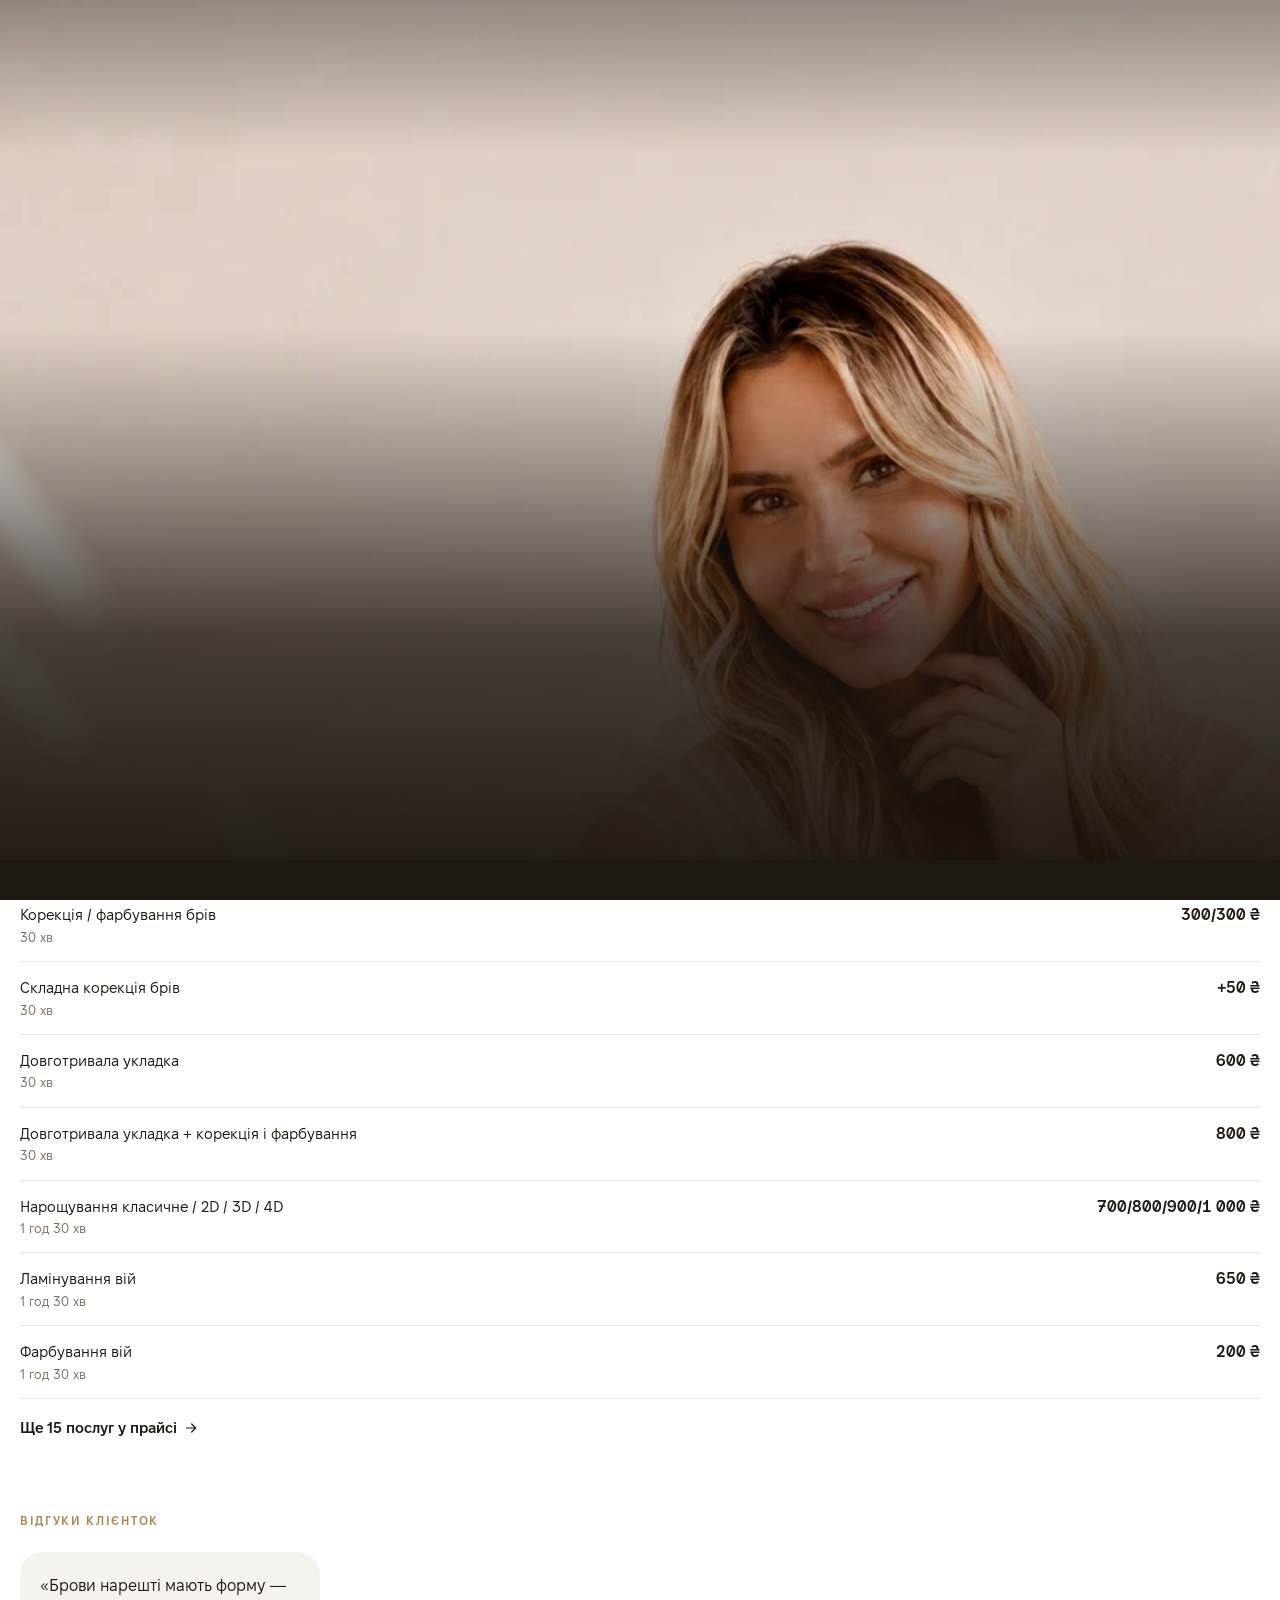
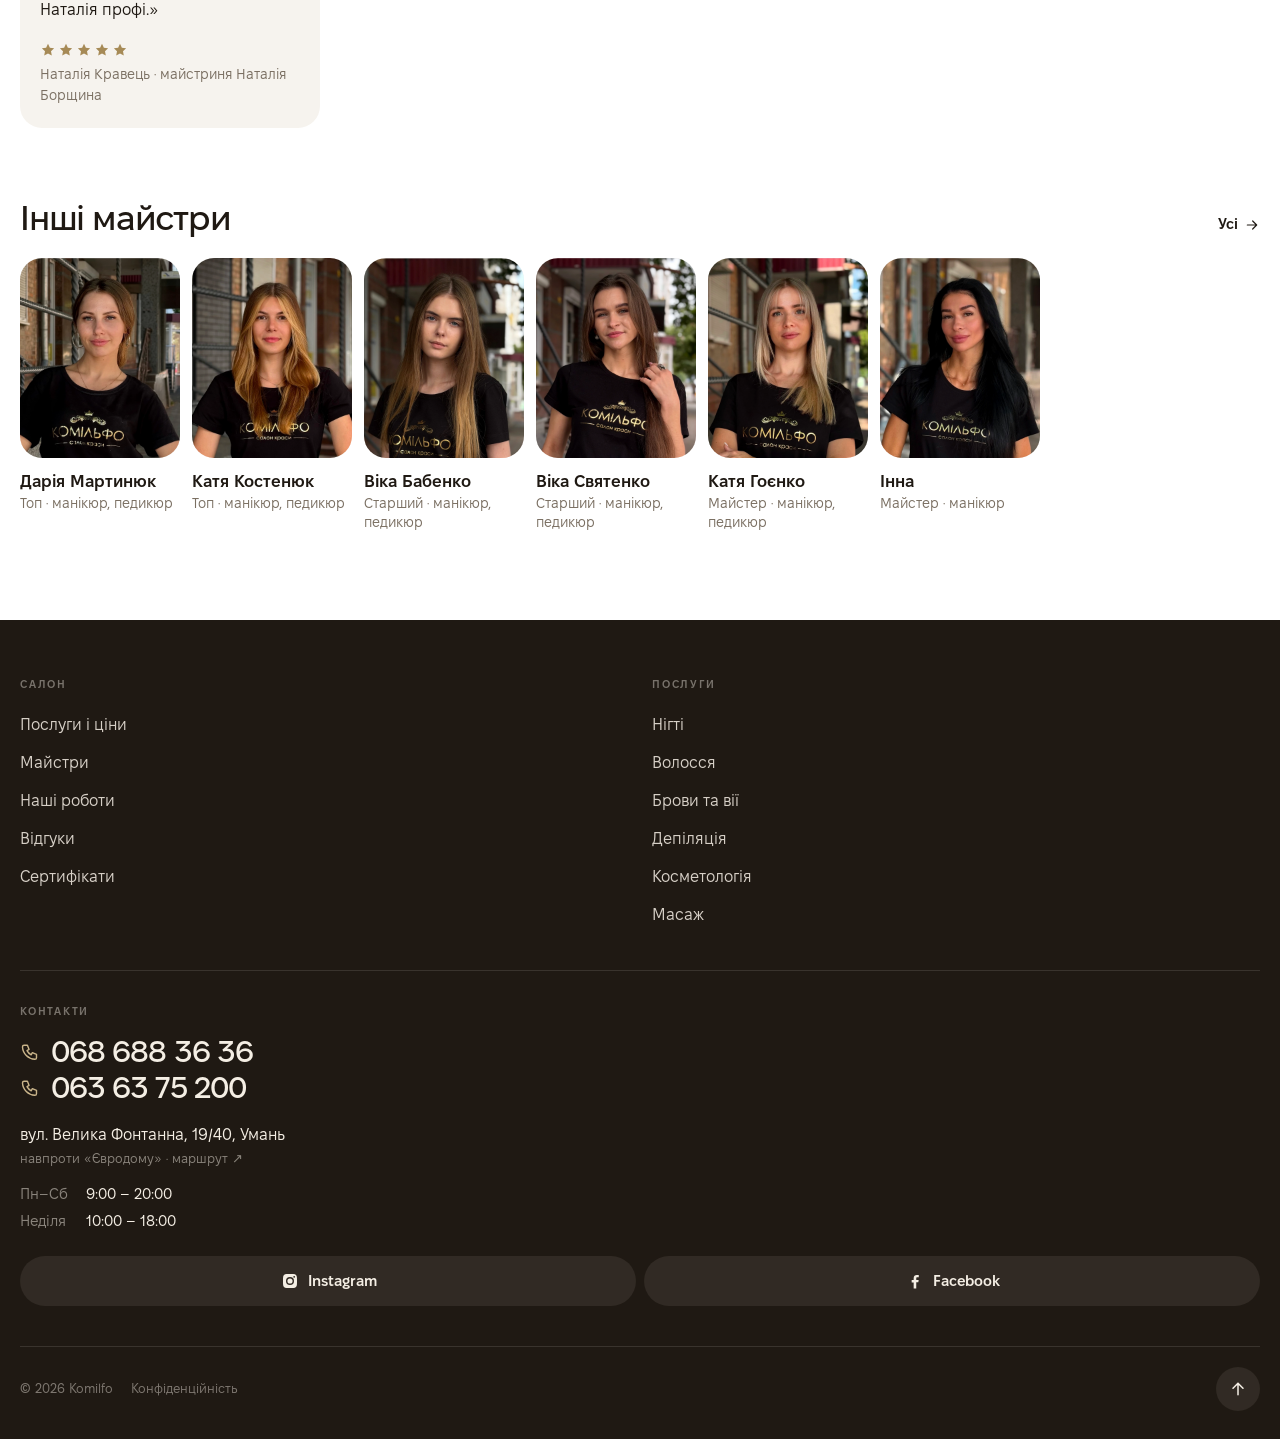
<file: majster-nataliia-borshchyna.html>
<!doctype html>
<html lang="uk">
<head>
<meta charset="utf-8">
<meta name="viewport" content="width=device-width, initial-scale=1, viewport-fit=cover">
<meta name="robots" content="noindex">
<title>Наталія Борщина — Komilfo</title>
<meta name="description" content="Наталія Борщина — майстер салону краси Komilfo в Умані. Послуги, ціни та онлайн-запис.">
<meta property="og:type" content="website">
<meta property="og:site_name" content="Komilfo">
<meta property="og:title" content="Наталія Борщина — Komilfo">
<meta property="og:description" content="Наталія Борщина — майстер салону краси Komilfo в Умані. Послуги, ціни та онлайн-запис.">
<meta property="og:image" content="https://qwxdt.github.io/komilfo-preview/a/og.jpg">
<meta property="og:image:width" content="1200">
<meta property="og:image:height" content="630">
<meta name="twitter:card" content="summary_large_image">
<link rel="icon" href="a/favicon.svg" type="image/svg+xml">
<link rel="preload" href="a/f/FixelDisplay-SemiBold.woff2" as="font" type="font/woff2" crossorigin>
<script>(()=>{const h=document.documentElement;h.classList.add('js');
if('scrollRestoration' in history)history.scrollRestoration='manual';
let nt='navigate';try{nt=performance.getEntriesByType('navigation')[0].type}catch(e){}
let seen=false;try{seen=sessionStorage.getItem('kf-in')==='1'}catch(e){}
if((nt==='reload'||!seen)&&!matchMedia('(prefers-reduced-motion: reduce)').matches){h.classList.add('ld');h.style.background='#1F1913'}
if(nt==='reload'&&location.hash)history.replaceState(null,'',location.pathname+location.search);
})()</script>
<style>@font-face{font-family:Fixel;src:url(a/f/FixelText-Regular.woff2) format("woff2");font-weight:400;font-display:swap}
@font-face{font-family:Fixel;src:url(a/f/FixelText-Medium.woff2) format("woff2");font-weight:500;font-display:swap}
@font-face{font-family:Fixel;src:url(a/f/FixelText-SemiBold.woff2) format("woff2");font-weight:600;font-display:swap}
@font-face{font-family:Fixel;src:url(a/f/FixelText-Bold.woff2) format("woff2");font-weight:700;font-display:swap}
@font-face{font-family:FixelD;src:url(a/f/FixelDisplay-Medium.woff2) format("woff2");font-weight:500;font-display:swap}
@font-face{font-family:FixelD;src:url(a/f/FixelDisplay-SemiBold.woff2) format("woff2");font-weight:600;font-display:swap}
:root{--bg:#fff;--soft:#F6F3EE;--fg:#1F1913;--mute:#7A6F62;--line:#E9E3D8;--gold:#A68A56;--dark:#1F1913;--ivory:#F4EEE4;--pad:20px;--r:22px;--ease:cubic-bezier(.22,1,.36,1)}
*{box-sizing:border-box;margin:0;padding:0}
html{-webkit-text-size-adjust:100%;scroll-behavior:smooth;scroll-padding-top:132px}
body{background:var(--bg);color:var(--fg);font:400 16px/1.5 Fixel,system-ui,sans-serif;-webkit-font-smoothing:antialiased;overflow-x:hidden}
a{color:inherit;text-decoration:none;-webkit-tap-highlight-color:transparent}
img{display:block;max-width:100%}
svg{width:18px;height:18px;flex:none}
ul,ol{list-style:none}
.wrap{padding:0 var(--pad)}
.over{font-size:12px;letter-spacing:.14em;text-transform:uppercase;color:var(--gold);font-weight:600}
h1,h2{font-family:FixelD,Fixel,sans-serif;font-weight:500;letter-spacing:-.035em}
h2{font-size:34px;line-height:1.05;text-wrap:balance}
.sub{color:var(--mute);font-size:15px;line-height:1.5;margin-top:8px}
.link{display:inline-flex;align-items:center;gap:6px;font-weight:600;font-size:15px;white-space:nowrap}
.link svg{width:16px;height:16px}
section{padding-top:72px}
.head{display:flex;align-items:flex-end;justify-content:space-between;padding:0 var(--pad);margin-bottom:22px;gap:16px}

/* header: burger left · logo center · phone right */
.hdr{position:fixed;top:0;left:0;right:0;z-index:50;display:grid;grid-template-columns:1fr auto 1fr;align-items:center;padding:8px calc(var(--pad) - 12px);padding-top:calc(8px + env(safe-area-inset-top));color:var(--fg);transition:background .35s,color .35s,box-shadow .35s,transform .45s var(--ease)}
.logo{font-family:FixelD,Fixel,sans-serif;font-size:24px;font-weight:600;letter-spacing:.01em;justify-self:center;transition:transform .5s var(--ease)}
.burger{justify-self:start;position:relative;width:48px;height:48px;display:grid;place-items:center;background:none;border:0;padding:0;color:inherit;cursor:pointer;-webkit-tap-highlight-color:transparent}
.burger span{position:absolute;left:12px;height:2px;border-radius:2px;background:currentColor;transition:transform .5s var(--ease),width .5s var(--ease),top .5s var(--ease)}
.burger span:nth-child(1){top:19px;width:24px}
.burger span:nth-child(2){top:27px;width:15px}
.burger:active span{width:24px}
.menu-open .burger span:nth-child(1){top:23px;width:24px;transform:rotate(45deg)}
.menu-open .burger span:nth-child(2){top:23px;width:24px;transform:rotate(-45deg)}
.hcall svg{width:23px;height:23px;transform-origin:50% 60%;animation:ring 5s var(--ease) 2s infinite}
@keyframes ring{0%,80%,100%{transform:none}83%{transform:rotate(-14deg)}86%{transform:rotate(12deg)}89%{transform:rotate(-9deg)}92%{transform:rotate(6deg)}95%{transform:rotate(0)}}
.wave{position:absolute;left:50%;top:50%;width:34px;height:34px;margin:-17px 0 0 -17px;border-radius:50%;background:currentColor;opacity:0;pointer-events:none;animation:wave 5s ease-out 2s infinite}
.wave.w2{animation-delay:2.25s}
@keyframes wave{0%,80%{transform:scale(.4);opacity:0}84%{opacity:.16}100%{transform:scale(1.35);opacity:0}}
.hcall:active svg{transform:scale(.88)}
.hdr.ovr{color:#fff}
.hdr.ovr:before{content:"";position:absolute;inset:0 0 -24px;background:linear-gradient(rgba(24,18,13,.35),rgba(24,18,13,0));pointer-events:none;z-index:-1;transition:opacity .35s}
.hdr.flat,.hdr.solid{background:rgba(255,255,255,.9);backdrop-filter:saturate(1.4) blur(16px);-webkit-backdrop-filter:saturate(1.4) blur(16px);color:var(--fg);box-shadow:0 1px 0 var(--line)}
.hdr.solid:before{opacity:0}
.menu-open .hdr{background:transparent!important;box-shadow:none!important;backdrop-filter:none!important;-webkit-backdrop-filter:none!important;color:var(--ivory)}
.menu-open .hdr:before{opacity:0}
body.p-solid main{padding-top:64px}

/* menu: circular reveal from the burger */
.menu{position:fixed;inset:0;z-index:40;background:var(--dark);color:var(--ivory);clip-path:circle(0 at 32px 34px);visibility:hidden;transition:clip-path .7s cubic-bezier(.7,0,.2,1),visibility 0s .7s;overflow:hidden}
.menu-open .menu{clip-path:circle(150% at 32px 34px);visibility:visible;transition:clip-path .8s cubic-bezier(.7,0,.2,1)}
.menu-open{overflow:hidden}
.mbg{position:absolute;inset:0;opacity:0;transition:opacity 1.2s var(--ease) .2s}
.mbg img{width:100%;height:100%;object-fit:cover;filter:grayscale(.3) brightness(.85);transform:scale(1.12);transition:transform 2.4s var(--ease)}
.mbg:after{content:"";position:absolute;inset:0;background:linear-gradient(rgba(31,25,19,.93),rgba(31,25,19,.86) 50%,rgba(31,25,19,.97))}
.menu-open .mbg{opacity:1}.menu-open .mbg img{transform:scale(1)}
.min{position:relative;height:100%;display:flex;flex-direction:column;padding:calc(84px + env(safe-area-inset-top)) var(--pad) calc(22px + env(safe-area-inset-bottom));overflow-y:auto}
.menu ol{flex:1;display:flex;flex-direction:column;justify-content:center;align-items:center;text-align:center;padding:8px 0 24px}
.menu li{overflow:hidden}
.menu li a{display:flex;justify-content:center;padding:6px 0;font-family:FixelD,Fixel,sans-serif;font-size:clamp(38px,12.4vw,54px);font-weight:500;letter-spacing:-.035em;line-height:1.12;transform:translateY(105%);transition:transform .5s var(--ease),color .3s}
.menu li small{font:600 11px Fixel,sans-serif;color:var(--gold);letter-spacing:.1em;width:18px;flex:none;transform:translateY(-.9em)}
.menu li a span{background:linear-gradient(currentColor,currentColor) 50% 100%/0 2px no-repeat;transition:background-size .5s var(--ease)}
.menu li a.cur{color:#E9D9B8}
.menu li a.cur span{background-size:100% 2px}
.menu li a:active span{background-size:100% 2px}
.menu-open .menu li a{transform:none;transition:transform .9s var(--ease)}
.menu-open .menu li:nth-child(1) a{transition-delay:.22s}.menu-open .menu li:nth-child(2) a{transition-delay:.27s}.menu-open .menu li:nth-child(3) a{transition-delay:.32s}.menu-open .menu li:nth-child(4) a{transition-delay:.37s}.menu-open .menu li:nth-child(5) a{transition-delay:.42s}.menu-open .menu li:nth-child(6) a{transition-delay:.47s}
.mchips,.mbot{opacity:0;transform:translateY(16px);transition:opacity .3s,transform .3s}
.menu-open .mchips,.menu-open .mbot{opacity:1;transform:none;transition:opacity .8s var(--ease) .5s,transform .8s var(--ease) .5s}
.menu-open .mbot{transition-delay:.58s}
.mchips{display:flex;flex-wrap:wrap;gap:6px;margin:22px 0 26px}
.mchips a{height:34px;padding:0 13px;border-radius:999px;background:rgba(244,238,228,.09);display:flex;align-items:center;font-size:13px;font-weight:600;color:rgba(244,238,228,.85)}
.mcta{width:100%;background:var(--ivory);color:var(--fg);justify-content:space-between;padding:0 8px 0 24px;height:58px}
.mcta svg{width:42px;height:42px;padding:12px;border-radius:50%;background:var(--fg);color:var(--ivory);transition:transform .4s var(--ease)}
.mcta:active svg{transform:translateX(4px)}
.mrow{display:flex;flex-direction:column;align-items:center;gap:14px;text-align:center;padding-top:22px;border-top:1px solid rgba(244,238,228,.12)}
.mtel{display:block;font-family:FixelD,Fixel,sans-serif;font-size:26px;font-weight:500;letter-spacing:-.03em;line-height:1.1}
.mopen{display:flex;align-items:center;justify-content:center;gap:7px;margin-top:6px;font-size:13px;color:rgba(244,238,228,.6)}
.mopen i{width:7px;height:7px;border-radius:50%;background:#B9A88E;flex:none}
.mopen.on i{background:#7FD49A;box-shadow:0 0 0 0 rgba(127,212,154,.6);animation:pulse 2s infinite}
@keyframes pulse{70%{box-shadow:0 0 0 7px rgba(127,212,154,0)}100%{box-shadow:0 0 0 0 rgba(127,212,154,0)}}
.maddr{font-size:13px;color:rgba(244,238,228,.45);margin-top:10px;text-align:center}

/* buttons */
.btns{display:flex;gap:10px;margin-top:24px}
.btn{height:54px;border-radius:999px;display:inline-flex;align-items:center;justify-content:center;gap:8px;font-weight:700;font-size:16px;padding:0 24px;transition:transform .15s}
.btn:active{transform:scale(.97)}
.btn.w{background:#fff;color:var(--fg);flex:1}
.btn.g{background:rgba(255,255,255,.16);color:#fff;backdrop-filter:blur(10px);-webkit-backdrop-filter:blur(10px);width:54px;padding:0;border:1px solid rgba(255,255,255,.2)}
.btn.d{background:var(--fg);color:#fff;width:100%;margin-top:28px}
.btn.o{border:1.5px solid var(--fg);color:var(--fg);flex:1;height:52px;font-size:15px}

/* hero (variant 1 + deep darkening of variant 3) */
.hero{position:relative;height:100svh;min-height:600px;max-height:860px;overflow:hidden;background:#2a211a;padding:0}
.hero img{position:absolute;inset:0;width:100%;height:100%;object-fit:cover;object-position:100% 0%;transform:scale(1.1);transform-origin:100% 0%}
@keyframes kb{from{transform:scale(1.08)}to{transform:scale(1)}}
.hero:after{content:"";position:absolute;inset:0;background:linear-gradient(to top,rgba(24,18,13,.94) 0%,rgba(24,18,13,.78) 26%,rgba(24,18,13,.34) 46%,rgba(24,18,13,0) 62%),linear-gradient(to bottom,rgba(24,18,13,.38),rgba(24,18,13,0) 18%)}
.hero .txt{position:absolute;left:0;right:0;bottom:0;z-index:2;padding:0 var(--pad) calc(24px + env(safe-area-inset-bottom));color:#fff}
.hero .kick{font-size:12px;letter-spacing:.16em;text-transform:uppercase;font-weight:600;color:#E9D9B8}
.hero h1{font-size:clamp(30px,11.2vw,48px);line-height:1;margin-top:12px;letter-spacing:-.04em;white-space:nowrap}
.hero h1 i{font-style:normal;color:#E9D9B8}
.hero .meta{display:flex;align-items:center;gap:6px;margin-top:16px;font-size:clamp(10.5px,3.3vw,14px);white-space:nowrap;color:rgba(255,255,255,.74)}
.hero .meta svg{width:15px;height:15px}
.hero .txt>*{animation:up .8s var(--ease) both}
.hero .txt>:nth-child(2){animation-delay:.08s}.hero .txt>:nth-child(3){animation-delay:.16s}.hero .txt>:nth-child(4){animation-delay:.24s}.hero .txt>:nth-child(5){animation-delay:.32s}
@keyframes up{from{opacity:0;transform:translateY(18px)}to{opacity:1;transform:none}}

/* category chips under hero */
.cats-s{padding-top:20px}
.cats{display:flex;gap:8px;overflow-x:auto;padding:0 var(--pad);scrollbar-width:none}
.cats::-webkit-scrollbar{display:none}
.cat{flex:none;display:flex;align-items:center;gap:10px;height:56px;padding:0 14px 0 6px;border-radius:999px;background:var(--soft);font-weight:600;font-size:15px;white-space:nowrap}
.cat img{width:44px;height:44px;border-radius:50%;object-fit:cover}
.cat svg{width:14px;height:14px;color:var(--mute)}

/* rails */
.rail{display:flex;gap:12px;overflow-x:auto;scroll-snap-type:x mandatory;padding:0 var(--pad);scrollbar-width:none;scroll-padding:0 var(--pad)}
.rail::-webkit-scrollbar{display:none}
.rail>*{scroll-snap-align:start;flex:0 0 auto}
.svc{width:min(272px,74vw)}
.svc .ph{aspect-ratio:4/5;border-radius:var(--r);overflow:hidden;background:var(--soft)}
.svc .ph img{width:100%;height:100%;object-fit:cover}
.svc h3{font-size:18px;font-weight:600;line-height:1.3;margin-top:14px}
.svc .p{font-size:15px;margin-top:4px;color:var(--mute)}
.mst{width:min(200px,52vw)}
.mst.sm{width:min(160px,42vw)}
.mst .ph{aspect-ratio:4/5;border-radius:var(--r);overflow:hidden;background:var(--soft)}
.mst .ph img{width:100%;height:100%;object-fit:cover}
.mst h3{font-size:17px;font-weight:600;margin-top:12px;line-height:1.3}
.mst .r{font-size:14px;color:var(--mute);margin-top:2px;line-height:1.35}

/* tier switch (CSS only) */
.lvi{position:absolute;opacity:0;pointer-events:none}
.seg{position:relative;display:grid;grid-template-columns:repeat(3,1fr);background:var(--soft);border-radius:999px;padding:4px;margin-top:22px}
.seg.n2{grid-template-columns:repeat(2,1fr)}
.seg label{position:relative;z-index:1;height:44px;display:grid;place-items:center;font-weight:600;font-size:15px;cursor:pointer;color:var(--mute);transition:color .25s}
.seg i{position:absolute;top:4px;bottom:4px;left:4px;width:calc((100% - 8px)/3);border-radius:999px;background:var(--fg);transition:transform .35s var(--ease)}
.seg.n2 i{width:calc((100% - 8px)/2)}
.lv1:checked~.seg i{transform:translateX(100%)}
.lv2:checked~.seg i{transform:translateX(200%)}
.lv0:checked~.seg label:nth-child(1),.lv1:checked~.seg label:nth-child(2),.lv2:checked~.seg label:nth-child(3){color:#fff}
.lvi:focus-visible~.seg{outline:2px solid var(--gold);outline-offset:2px}
.t{display:none}
.lv0:checked~* .t0,.lv1:checked~* .t1,.lv2:checked~* .t2,.lv0:checked~.t0,.lv1:checked~.t1,.lv2:checked~.t2{display:inline;animation:fade .3s}
.who.t{font-size:14px;color:var(--mute);margin-top:14px}
.lv0:checked~.who.t0,.lv1:checked~.who.t1,.lv2:checked~.who.t2{display:block}
@keyframes fade{from{opacity:0}to{opacity:1}}

/* price list */
.pl{margin-top:18px;border-top:1px solid var(--line)}
.pl li{display:flex;justify-content:space-between;align-items:baseline;gap:16px;padding:15px 0;border-bottom:1px solid var(--line);font-size:15px;line-height:1.35}
.pl .n{flex:1;min-width:0}
.pl small{display:block;color:var(--mute);font-size:13px;margin-top:3px}
.pl .pr{font-weight:600;white-space:nowrap;font-size:16px;font-variant-numeric:tabular-nums;text-align:right}
.tag{display:inline-block;margin-top:5px;font-size:11px;font-weight:600;letter-spacing:.04em;color:var(--gold);background:#F6EFE2;border-radius:6px;padding:2px 7px}
.note{font-size:13px;color:var(--mute);margin-top:12px;line-height:1.45}
.hint{font-size:13px;color:var(--mute);margin-top:10px}

/* levels box on home */
.lvls{padding-left:var(--pad);padding-right:var(--pad)}
.lbox{background:var(--soft);border-radius:28px;padding:30px 20px 22px}
.lbox h2{margin-top:10px;font-size:30px}
.lbox .seg{background:#fff}
.lbox .pl{border-color:#E4DCCE}.lbox .pl li{border-color:#E4DCCE}
.lbox.plain .btn{margin-top:24px;width:100%;flex:none}

/* works */
.works{display:grid;grid-template-columns:1fr 1fr;gap:8px;padding:0 var(--pad)}
.works img{width:100%;height:100%;object-fit:cover;border-radius:16px}
.works .t{grid-row:span 2;aspect-ratio:3/5.2}
.works .s{aspect-ratio:1}

/* reviews */
.score{display:flex;align-items:center;gap:16px;margin-top:12px}
.score b{font-family:FixelD,Fixel,sans-serif;font-size:64px;font-weight:500;line-height:1;letter-spacing:-.04em}
.score span{display:block;font-size:14px;color:var(--mute);margin-top:4px}
.stars{display:inline-flex;gap:2px;color:var(--gold)}
.stars svg{width:16px;height:16px}.stars svg.off{color:#E4DCCE}
.qs{display:flex;gap:12px;overflow-x:auto;scroll-snap-type:x mandatory;padding:22px var(--pad) 0;scroll-padding:0 var(--pad);scrollbar-width:none}
.qs:after{content:'';flex:0 0 1px}
.qs::-webkit-scrollbar{display:none}
.q{flex:0 0 min(300px,80vw);scroll-snap-align:start;background:var(--soft);border-radius:var(--r);padding:22px 20px;display:flex;flex-direction:column;justify-content:space-between;gap:20px}
.q blockquote{font-size:16px;line-height:1.5}
.q figcaption{display:flex;flex-direction:column;gap:6px;font-size:14px;color:var(--mute)}
.q .qn{color:var(--ink);font-weight:500;font-size:15px}
.q .qd{display:flex;align-items:center;gap:6px;font-size:13px}
.q .gg{width:14px;height:14px;flex:none}
.revs .wrap+.wrap{margin-top:20px}
.revs>.wrap:last-child{margin-top:20px}

/* about */
.about .big{font-family:FixelD,Fixel,sans-serif;font-weight:500;font-size:28px;line-height:1.2;letter-spacing:-.03em;margin-top:12px;text-wrap:pretty}
.about .big em{font-style:normal;color:var(--gold)}
.about .pic{position:relative;margin:28px var(--pad) 0;border-radius:var(--r);overflow:hidden;aspect-ratio:4/3}
.about .pic img{width:100%;height:100%;object-fit:cover;display:block}
.about .ptag{position:absolute;left:12px;bottom:12px;font-size:12px;font-weight:500;color:var(--fg);background:rgba(255,255,255,.88);-webkit-backdrop-filter:blur(8px);backdrop-filter:blur(8px);border-radius:999px;padding:6px 11px;white-space:nowrap}
.js .about .pic.rv{opacity:1;transform:none;clip-path:inset(10% 6% 10% 6% round var(--r));transition:clip-path 1s var(--ease)}
.js .about .pic.rv img{transform:scale(1.08);transition:transform 1.2s var(--ease)}
.js .about .pic.rv .ptag{opacity:0;transform:translateY(6px);transition:opacity .5s .6s var(--ease),transform .5s .6s var(--ease)}
.js .about .pic.rv.in{clip-path:inset(0 0 0 0 round var(--r))}
.js .about .pic.rv.in img{transform:none}
.js .about .pic.rv.in .ptag{opacity:1;transform:none}
.facts{display:grid;grid-template-columns:repeat(3,1fr);padding:28px var(--pad) 0}
.facts>div{padding:0 12px;border-left:1px solid rgba(166,138,86,.45)}
.facts>div:first-child{padding-left:0;border-left:0}
.facts b{display:block;font-family:FixelD,Fixel,sans-serif;font-weight:500;font-size:40px;line-height:1;letter-spacing:-.04em;white-space:nowrap}
.facts small{display:block;margin-top:6px;font-size:13px;color:var(--mute)}

/* certificate */
.cert{margin:0 var(--pad);background:var(--soft);border-radius:28px;padding:32px 22px 24px;overflow:hidden}
.cert h2{margin-top:10px}
.card{margin:30px auto 0;width:100%;aspect-ratio:1.6;border-radius:18px;background:linear-gradient(140deg,#2A221A,#14100C);color:var(--ivory);padding:20px 22px;display:flex;flex-direction:column;justify-content:space-between;box-shadow:0 30px 60px -24px rgba(31,25,19,.55);transform:rotate(-4deg);transition:transform .8s var(--ease)}
.cert.in .card{transform:rotate(-2deg)}
.card .l{font-family:FixelD,Fixel,sans-serif;font-size:30px;font-weight:600;line-height:1}
.card .l i{display:inline-block;font-style:normal;font-synthesis:none;transform:skewX(-12deg);padding:0 .1em 0 .02em;letter-spacing:-.01em;background:linear-gradient(100deg,#F4EEE4 30%,#E2CC9E 50%,#F4EEE4 70%) 0 0/250% 100%;-webkit-background-clip:text;background-clip:text;color:transparent;animation:shine 6s ease-in-out infinite}
.card .lsub{display:block;margin-top:8px;font:600 10px Fixel,sans-serif;letter-spacing:.24em;text-transform:uppercase;color:rgba(244,238,228,.45)}
@keyframes shine{0%,60%{background-position:100% 0}100%{background-position:-50% 0}}
.card .row{display:flex;justify-content:space-between;align-items:flex-end;font-size:12px;letter-spacing:.12em;text-transform:uppercase;color:rgba(244,238,228,.6)}
.card .row{gap:10px}
.card .row b{white-space:nowrap;font-family:FixelD,Fixel,sans-serif;font-size:clamp(26px,8.6vw,34px);font-weight:500;letter-spacing:0;text-transform:none;color:var(--ivory)}

/* contacts */
.map{display:block;margin:0 var(--pad);border-radius:var(--r);overflow:hidden;aspect-ratio:4/3.4;position:relative;background:var(--soft)}
.map img{width:100%;height:100%;object-fit:cover}
.pin{position:absolute;left:50%;top:50%;transform:translate(-50%,calc(-100% - 14px));background:var(--fg);color:#fff;font-size:14px;font-weight:700;padding:9px 14px;border-radius:12px;white-space:nowrap;box-shadow:0 8px 20px -6px rgba(0,0,0,.35)}
.pin:after{content:"";position:absolute;left:50%;bottom:-6px;margin-left:-6px;border:6px solid transparent;border-bottom:0;border-top-color:var(--fg)}
.dot{position:absolute;left:50%;top:50%;width:16px;height:16px;margin:-8px 0 0 -8px;border-radius:50%;background:var(--fg);box-shadow:0 0 0 5px #fff}
.osm{position:absolute;right:10px;bottom:8px;font-size:10px;color:#9a9086}
.info{padding:24px var(--pad) 0}
.info .addr{font-size:22px;font-weight:600;line-height:1.3;letter-spacing:-.02em}
.info .sub{margin-top:2px}
.hours{margin-top:20px;display:grid;grid-template-columns:auto 1fr;gap:6px 22px;font-size:16px}
.hours dt{color:var(--mute)}
.tel{display:flex;width:fit-content;align-items:center;gap:12px;white-space:nowrap;font-family:FixelD,Fixel,sans-serif;font-size:32px;font-weight:500;line-height:1.2;letter-spacing:-.03em;margin-top:20px}
.tel svg{width:.7em;height:.7em;flex:none;color:var(--gold)}
.tel+.tel{margin-top:0}
.row2{display:flex;gap:10px;margin-top:24px}

/* footer */
.foot{margin-top:88px;background:var(--dark);color:var(--ivory);padding:56px var(--pad) calc(28px + env(safe-area-inset-bottom));overflow:hidden}
.foot h4{font-size:11px;letter-spacing:.16em;text-transform:uppercase;font-weight:600;color:rgba(244,238,228,.42);margin-bottom:14px}
.fcta h2{margin-top:0;font-size:38px;line-height:1.04}
.fcta h2 i{font-style:normal;color:#E9D9B8}
.fcta .mcta{margin-top:26px}
.fcols{display:grid;grid-template-columns:1fr 1fr;gap:24px;margin-top:52px;padding-top:32px;border-top:1px solid rgba(244,238,228,.12)}
.foot>.fcols:first-child{margin-top:0;padding-top:0;border-top:0}
.fcol a{display:block;padding:7px 0;font-size:16px;color:rgba(244,238,228,.86);transition:color .2s}
.fcol a:active{color:#E9D9B8}
.fcon{margin-top:36px;padding-top:32px;border-top:1px solid rgba(244,238,228,.12)}
.ftel{display:flex;width:fit-content;align-items:center;gap:11px;white-space:nowrap;font-family:FixelD,Fixel,sans-serif;font-size:30px;font-weight:500;letter-spacing:-.03em;line-height:1.2}
.ftel svg{width:.66em;height:.66em;flex:none;color:#C9B48A}
.faddr{display:block;margin-top:18px;font-size:16px;line-height:1.4}
.faddr small{display:block;font-size:13px;color:rgba(244,238,228,.5);margin-top:3px}
.fhrs{display:grid;grid-template-columns:auto 1fr;gap:4px 18px;margin-top:16px;font-size:15px}
.fhrs dt{color:rgba(244,238,228,.5)}
.fsoc{display:flex;gap:8px;margin-top:24px}
.fsoc a{flex:1;display:flex;align-items:center;justify-content:center;gap:8px;height:50px;border-radius:999px;background:rgba(244,238,228,.08);font-weight:600;font-size:15px;transition:background .25s,transform .2s}
.fsoc a:active{transform:scale(.97);background:rgba(244,238,228,.14)}
.fsoc svg{width:20px;height:20px}
.fword{display:block;font-family:FixelD,Fixel,sans-serif;font-weight:600;font-size:24vw;line-height:.9;letter-spacing:-.045em;margin:52px 0 0;padding:0 .14em 0 .04em;white-space:nowrap;text-align:center;color:transparent;background:linear-gradient(180deg,rgba(244,238,228,.92),rgba(244,238,228,.12));-webkit-background-clip:text;background-clip:text;font-style:normal;font-synthesis:none;transform:skewX(-12deg)}
.flegal{display:flex;align-items:center;gap:18px;margin-top:40px;padding-top:20px;border-top:1px solid rgba(244,238,228,.12);font-size:13px;color:rgba(244,238,228,.45)}
.flegal .ftop{margin-left:auto;width:44px;height:44px;display:grid;place-items:center;border-radius:50%;background:rgba(244,238,228,.08);color:var(--ivory)}
.flegal .ftop svg{width:20px;height:20px;transition:transform .4s var(--ease)}
.flegal .ftop:active svg{transform:translateY(-4px)}

/* sticky CTA */
.sticky{position:fixed;left:12px;right:12px;bottom:calc(12px + env(safe-area-inset-bottom));z-index:15;display:flex;gap:8px;padding:6px;border-radius:999px;background:rgba(31,25,19,.92);backdrop-filter:blur(14px);-webkit-backdrop-filter:blur(14px);box-shadow:0 12px 30px -10px rgba(0,0,0,.45);transition:transform .4s var(--ease),opacity .3s;opacity:0;transform:translateY(130%);pointer-events:none}
.show-sticky .sticky{opacity:1;transform:none;pointer-events:auto}
.sticky a{height:48px;border-radius:999px;display:flex;align-items:center;justify-content:center;font-weight:700;font-size:15px}
.sticky .b{flex:1;background:#fff;color:var(--fg);padding:0 12px;white-space:nowrap;overflow:hidden;text-overflow:ellipsis}
.sticky .c{width:48px;color:#fff}
.sticky .c svg{width:20px;height:20px}

/* inner page top + tabs */
.top{padding:28px var(--pad) 0}
.top h1{font-size:44px;line-height:1;letter-spacing:-.04em}
.tabsw{position:sticky;top:calc(68px + env(safe-area-inset-top));z-index:10;background:rgba(255,255,255,.94);backdrop-filter:blur(14px);-webkit-backdrop-filter:blur(14px);margin-top:22px;border-bottom:1px solid var(--line)}
.tabs{display:flex;gap:6px;overflow-x:auto;padding:10px var(--pad);scrollbar-width:none}
.tabs::-webkit-scrollbar{display:none}
.tab{flex:none;height:38px;padding:0 16px;border-radius:999px;background:var(--soft);display:flex;align-items:center;font-weight:600;font-size:14px;white-space:nowrap;transition:background .2s,color .2s}
.tab.on{background:var(--fg);color:#fff}

/* services page */
.cat-sec{padding-top:44px}
.cover{position:relative;margin:0 var(--pad);border-radius:var(--r);overflow:hidden;aspect-ratio:16/10;background:var(--soft)}
.cover img{width:100%;height:100%;object-fit:cover}
.cover:after{content:"";position:absolute;inset:0;background:linear-gradient(to top,rgba(24,18,13,.75),rgba(24,18,13,0) 60%)}
.ct{position:absolute;left:18px;right:18px;bottom:16px;z-index:1;color:#fff;display:flex;justify-content:space-between;align-items:flex-end;gap:12px}
.ct h2{font-size:30px}
.ct span{font-size:13px;color:rgba(255,255,255,.8);white-space:nowrap;padding-bottom:4px}
.faces{display:flex;align-items:center;gap:12px;margin:14px var(--pad) 0;padding:10px 14px 10px 10px;border-radius:999px;background:var(--soft);font-size:14px;font-weight:600}
.faces span:nth-child(2){flex:1}
.fc{display:flex}
.fc img{width:32px;height:32px;border-radius:50%;object-fit:cover;border:2px solid var(--soft);margin-left:-8px}
.fc img:first-child{margin-left:0}
.faces svg{width:15px;height:15px;color:var(--mute)}
.grp{position:relative;padding:30px var(--pad) 0}
.gh h3{font-size:21px;font-weight:600;letter-spacing:-.015em}
.grp .seg{margin-top:14px}
.cat-sec>.wrap .btn{margin-top:26px}
.rules{padding-top:56px}
.rules h3{font-size:21px;font-weight:600}

/* masters page */
.mg{padding-top:40px}
.gh2{display:flex;align-items:baseline;gap:10px;padding:0 var(--pad);margin-bottom:18px}
.gh2 h2{font-size:30px}
.gh2 span{font-size:15px;color:var(--mute);font-weight:600}
.mgrid{display:grid;grid-template-columns:1fr 1fr;gap:24px 12px;padding:0 var(--pad)}
.m .ph{position:relative;aspect-ratio:4/5;border-radius:20px;overflow:hidden;background:var(--soft)}
.m .ph img{width:100%;height:100%;object-fit:cover}
.lvb{position:absolute;left:10px;top:10px;z-index:1;font-size:12px;font-weight:700;padding:5px 10px;border-radius:999px;background:rgba(255,255,255,.92);color:var(--fg)}
.m h3{font-size:16px;font-weight:600;margin-top:10px;line-height:1.3}
.m .r{font-size:13px;color:var(--mute);margin-top:2px;line-height:1.35}
.mg+.lvls{padding-top:56px}

/* master profile */
.phero{position:relative;height:min(78svh,640px);min-height:480px;overflow:hidden;padding:0;background:var(--soft)}
.phero img{position:absolute;inset:0;width:100%;height:100%;object-fit:cover;animation:kb 14s var(--ease) both}
.phero:after{content:"";position:absolute;inset:0;background:linear-gradient(to top,rgba(24,18,13,.9) 0%,rgba(24,18,13,.55) 24%,rgba(24,18,13,0) 50%),linear-gradient(to bottom,rgba(24,18,13,.35),rgba(24,18,13,0) 20%)}
.phero .txt{position:absolute;left:var(--pad);right:var(--pad);bottom:24px;z-index:2;color:#fff}
.phero .lvb{position:static;display:inline-block;margin-bottom:12px}
.phero h1{font-size:42px;line-height:1;letter-spacing:-.04em}
.phero p{margin-top:8px;color:rgba(255,255,255,.82);font-size:16px}
.backb{position:absolute;z-index:3;left:var(--pad);top:calc(72px + env(safe-area-inset-top));width:40px;height:40px;border-radius:50%;display:grid;place-items:center;background:rgba(255,255,255,.16);color:#fff;border:1px solid rgba(255,255,255,.2);backdrop-filter:blur(10px);-webkit-backdrop-filter:blur(10px)}
.pact .btn{margin-top:20px}
.psv{padding-top:48px}
.psv .head{margin-bottom:0}
.more{margin-top:18px}

/* reveal */
.js .rv{opacity:0;transform:translateY(22px);transition:opacity .8s var(--ease),transform .8s var(--ease)}
.js .rv.in{opacity:1;transform:none}
@media (prefers-reduced-motion:reduce){.menu li a,.mchips,.mbot{transform:none!important;opacity:1!important}*,*:before,*:after{animation:none!important;transition:none!important}.js .rv{opacity:1;transform:none}.js .about .pic.rv{clip-path:none}.js .about .pic.rv img,.js .about .pic.rv .ptag{transform:none;opacity:1}}
@media (max-width:359px){:root{--pad:16px}h2{font-size:30px}.top h1{font-size:38px}.tel{font-size:28px}.facts b{font-size:32px}.facts>div{padding:0 8px}.about .ptag{font-size:11px}.score b{font-size:54px}.phero h1{font-size:36px}}

/* header book button */
.hbook{justify-self:end;position:relative;overflow:hidden;display:flex;align-items:center;height:38px;padding:0 15px;margin-right:4px;border-radius:999px;background:var(--fg);color:var(--ivory);font-size:14px;font-weight:600;letter-spacing:-.01em;transition:background .35s,color .35s,transform .2s;-webkit-tap-highlight-color:transparent}
.hbook:after{content:"";position:absolute;top:0;bottom:0;left:-60%;width:40%;background:linear-gradient(100deg,transparent,rgba(255,255,255,.35),transparent);transform:skewX(-20deg);animation:sheen 5s ease-in-out 1.5s infinite}
@keyframes sheen{0%,75%{left:-60%}100%{left:130%}}
.hbook:active{transform:scale(.95)}
.hdr.ovr:not(.solid) .hbook{background:var(--ivory);color:var(--fg)}
.menu-open .hbook{background:var(--ivory)!important;color:var(--fg)!important}
@media (max-width:340px){.hbook{padding:0 12px;font-size:13px;height:36px}.logo{font-size:21px}}
@media (prefers-reduced-motion:reduce){.hbook:after{animation:none}}

@media (max-width:340px){.card .row span{font-size:10px}.cert .btn{font-size:14px;padding:0 16px}}

/* page loader v3: works flip inside an arch → arch opens into the hero (seamless) */
.ldr{display:none}
.ld .ldr{display:block;position:fixed;inset:0;z-index:100;background:var(--dark);color:var(--ivory);overflow:hidden}
.ld:not(.ld-end) body{overflow:hidden}
.lbx{position:absolute;left:0;top:0;width:100%;height:clamp(600px,100svh,860px);--aw:min(54vw,230px);--ah:calc(var(--aw)*1.38);--ay:calc(50% - var(--ah)/2 - 22px)}
.lgw{position:absolute;inset:0;overflow:hidden;clip-path:inset(calc(var(--ay) + var(--ah)) calc(50% - var(--aw)/2) calc(100% - var(--ay) - var(--ah)) calc(50% - var(--aw)/2) round calc(var(--aw)/2) calc(var(--aw)/2) 0 0);will-change:clip-path}
.lgh{position:absolute;inset:0}
.lgh img{position:absolute;inset:0;width:100%;height:100%;object-fit:cover;object-position:100% 0%;transform:scale(1.24);transform-origin:100% 0%}
.lgh:after{content:"";position:absolute;inset:0;opacity:0;background:linear-gradient(to top,rgba(24,18,13,.94) 0%,rgba(24,18,13,.78) 26%,rgba(24,18,13,.34) 46%,rgba(24,18,13,0) 62%),linear-gradient(to bottom,rgba(24,18,13,.38),rgba(24,18,13,0) 18%)}
.lga{position:absolute;left:calc(50% - var(--aw)/2);top:var(--ay);width:var(--aw);height:var(--ah);background:var(--dark)}
.lga img{position:absolute;inset:0;width:100%;height:100%;object-fit:cover;opacity:0;transform:scale(1.14)}
.lga img.on{opacity:1;transform:scale(1);transition:transform .7s var(--ease)}
.lh .lga{opacity:0;transition:opacity .22s}
.lk{position:absolute;left:0;right:0;top:calc(var(--ay) - 34px);text-align:center;font-size:10.5px;font-weight:500;letter-spacing:.42em;padding-left:.42em;text-transform:uppercase;color:rgba(244,238,228,.55);opacity:0;transform:translateY(8px)}
.lcap{position:absolute;left:calc(50% - var(--aw)/2);width:var(--aw);top:calc(var(--ay) + var(--ah) + 22px);display:flex;justify-content:space-between;align-items:baseline;opacity:0;transform:translateY(8px)}
.lcap:before{content:"";position:absolute;left:0;right:0;top:-11px;height:1px;background:rgba(244,238,228,.14)}
.lcap:after{content:"";position:absolute;left:0;right:0;top:-11px;height:1px;background:#C9A96E;transform-origin:0 50%;transform:scaleX(var(--p,0))}
.lnm{font-family:FixelD,Fixel,sans-serif;font-weight:600;font-size:21px;line-height:1;letter-spacing:.04em}
.lcnt{font-size:12px;font-weight:500;letter-spacing:.14em;font-variant-numeric:tabular-nums;color:#E9D9B8}
.ld-go .lgw{clip-path:inset(var(--ay) calc(50% - var(--aw)/2) calc(100% - var(--ay) - var(--ah)) calc(50% - var(--aw)/2) round calc(var(--aw)/2) calc(var(--aw)/2) 0 0);transition:clip-path .85s cubic-bezier(.65,0,.35,1)}
.ld-go .lk,.ld-go .lcap{opacity:1;transform:none;transition:opacity .6s .25s var(--ease),transform .8s .25s var(--ease)}
.ld-out .ldr{pointer-events:none}
.ld-out .lgw{clip-path:inset(0 0 0 0 round 0 0 0 0);transition:clip-path 1s cubic-bezier(.76,0,.24,1)}
.ld-out .lgh img{transform:scale(1.1);transition:transform 1.1s cubic-bezier(.76,0,.24,1)}
.ld-out .lgh:after{opacity:1;transition:opacity .7s .3s}
.ld-out .lk,.ld-out .lcap{opacity:0;transform:translateY(-10px);transition:opacity .3s,transform .5s var(--ease)}
.ld-nh.ld-out .ldr{opacity:0;transition:opacity .5s .45s}
.ld-end .ldr{opacity:0;transition:opacity .35s}
/* hero entrance after loader */
.ld .hero .txt>*,.ldd .hero .txt>*{animation:none}
.ld:not(.ld-out) .phero img{animation-play-state:paused}
.ld .hero .txt>*,.ld .hdr{opacity:0;transform:translateY(18px)}
.ld-end .hero .txt>*,.ld-end .hdr{opacity:1;transform:none;transition:opacity .6s cubic-bezier(.22,1,.36,1),transform .8s cubic-bezier(.22,1,.36,1)}
.ld-end .hero .txt>*:nth-child(2){transition-delay:.07s}.ld-end .hero .txt>*:nth-child(3){transition-delay:.14s}.ld-end .hero .txt>*:nth-child(4){transition-delay:.21s}
</style>
</head>
<body class="p-over">
<div class="ldr" aria-hidden="true"><div class="lbx"><div class="lgw"><div class="lgh"><img src="a/hero/hero-mobile.webp" alt=""></div><div class="lga"><img src="a/gallery/g1.webp" alt="" class="on"><img src="a/gallery/g2.webp" alt=""><img src="a/gallery/g3.webp" alt=""><img src="a/gallery/g9.webp" alt=""><img src="a/gallery/g7.webp" alt=""><img src="a/gallery/g5.webp" alt=""></div></div><p class="lk">салон краси · Умань</p><div class="lcap"><span class="lnm">Komilfo</span><span class="lcnt">000</span></div></div></div>
<svg width="0" height="0" style="position:absolute" aria-hidden="true">
<symbol id="arr" viewBox="0 0 24 24" fill="none" stroke="currentColor" stroke-width="1.8" stroke-linecap="round" stroke-linejoin="round"><path d="M5 12h14M13 6l6 6-6 6"/></symbol>
<symbol id="back" viewBox="0 0 24 24" fill="none" stroke="currentColor" stroke-width="1.8" stroke-linecap="round" stroke-linejoin="round"><path d="M15 6l-6 6 6 6"/></symbol>
<symbol id="phone" viewBox="0 0 24 24" fill="none" stroke="currentColor" stroke-width="1.7" stroke-linecap="round" stroke-linejoin="round"><path d="M5 4h4l2 5-2.5 1.5a11 11 0 0 0 5 5L15 13l5 2v4a2 2 0 0 1-2 2A16 16 0 0 1 3 6a2 2 0 0 1 2-2"/></symbol>
<symbol id="menu" viewBox="0 0 24 24" fill="none" stroke="currentColor" stroke-width="1.8" stroke-linecap="round"><path d="M4 9h16M4 15h16"/></symbol>
<symbol id="x" viewBox="0 0 24 24" fill="none" stroke="currentColor" stroke-width="1.8" stroke-linecap="round"><path d="M6 6l12 12M18 6L6 18"/></symbol>
<symbol id="star" viewBox="0 0 24 24"><path fill="currentColor" d="M12 2.8l2.8 5.9 6.4.8-4.7 4.4 1.2 6.4L12 17.1l-5.7 3.2 1.2-6.4L2.8 9.5l6.4-.8z"/></symbol>
<symbol id="pin" viewBox="0 0 24 24" fill="none" stroke="currentColor" stroke-width="1.7" stroke-linecap="round" stroke-linejoin="round"><path d="M12 21s-7-6.2-7-11.5A7 7 0 0 1 19 9.5C19 14.8 12 21 12 21z"/><circle cx="12" cy="9.5" r="2.5"/></symbol>
</svg>
<header class="hdr ovr" id="top">
  <button class="burger" type="button" aria-label="Меню" aria-expanded="false" aria-controls="menu"><span></span><span></span></button>
  <a class="logo" href="index.html">Komilfo</a>
  <a class="hbook" href="zapis.html"><span>Записатися</span></a>
</header>
<nav class="menu" id="menu" aria-label="Меню" aria-hidden="true">
  <div class="mbg"><img src="a/about/salon.webp" alt="" loading="lazy"></div>
  <div class="min">
    <ol>
      <li><a href="index.html" data-p="index"><span>Головна</span></a></li>
      <li><a href="poslugy.html" data-p="poslugy"><span>Послуги і ціни</span></a></li>
      <li><a href="majstry.html" data-p="majstry"><span>Майстри</span></a></li>
      <li><a href="index.html#works"><span>Наші роботи</span></a></li>
      <li><a href="index.html#reviews"><span>Відгуки</span></a></li>
      <li><a href="index.html#contacts"><span>Контакти</span></a></li>
    </ol>
    <div class="mbot">
      <div class="mrow">
        <div><a class="mtel" href="tel:+380686883636">068 688 36 36</a><p class="mopen"><i></i><span>Пн–Сб 9–20, Нд 10–18</span></p></div>
      </div>
      <p class="maddr">вул. Велика Фонтанна, 19/40, Умань</p>
    </div>
  </div>
</nav>
<main>

<section class="phero" data-hero>
  <img src="a/masters/nataliia-borshchyna.webp" alt="Наталія Борщина" style="object-position:64.5% 50%" loading="lazy">
  <a class="backb" href="majstry.html" aria-label="Усі майстри"><svg><use href="#back"/></svg></a>
  <div class="txt"><h1>Наталія Борщина</h1><p>Бровіст</p></div>
</section>
<div class="wrap pact">
  <a class="btn d" href="zapis.html">Записатися на прийом <svg><use href="#arr"/></svg></a>
</div>
<section class="psv">
  <div class="head rv"><h2>Послуги і ціни</h2></div>
  <div class="wrap"><ul class="pl rv"><li><span class="n">Корекція з фарбуванням брів<small>30 хв</small></span><b class="pr">500 ₴</b></li><li><span class="n">Корекція / фарбування брів<small>30 хв</small></span><b class="pr">300/300 ₴</b></li><li><span class="n">Складна корекція брів<small>30 хв</small></span><b class="pr">+50 ₴</b></li><li><span class="n">Довготривала укладка<small>30 хв</small></span><b class="pr">600 ₴</b></li><li><span class="n">Довготривала укладка + корекція і фарбування<small>30 хв</small></span><b class="pr">800 ₴</b></li><li><span class="n">Нарощування класичне / 2D / 3D / 4D<small>1 год 30 хв</small></span><b class="pr">700/800/900/1 000 ₴</b></li><li><span class="n">Ламінування вій<small>1 год 30 хв</small></span><b class="pr">650 ₴</b></li><li><span class="n">Фарбування вій<small>1 год 30 хв</small></span><b class="pr">200 ₴</b></li></ul>
  <a class="link more" href="poslugy.html">Ще 15 послуг у прайсі <svg><use href="#arr"/></svg></a></div>
</section>
<section class="revs"><div class="wrap rv"><p class="over">Відгуки клієнток</p></div><div class="qs"><figure class="q rv"><blockquote>«Брови нарешті мають форму — Наталія профі.»</blockquote><figcaption><span class="stars" aria-label="5 з 5"><svg class=""><use href="#star"/></svg><svg class=""><use href="#star"/></svg><svg class=""><use href="#star"/></svg><svg class=""><use href="#star"/></svg><svg class=""><use href="#star"/></svg></span><span>Наталія Кравець · майстриня Наталія Борщина</span></figcaption></figure></div></section>
<section><div class="head rv"><h2>Інші майстри</h2><a class="link" href="majstry.html">Усі <svg><use href="#arr"/></svg></a></div><div class="rail"><a class="mst sm" href="majster-dariia-martyniuk.html"><div class="ph"><img src="a/masters/dariia-martyniuk.webp" alt="Дарія Мартинюк" style="object-position:56.6% 50%" loading="lazy"></div><h3>Дарія Мартинюк</h3><div class="r">Топ · манікюр, педикюр</div></a><a class="mst sm" href="majster-kateryna-kosteniuk.html"><div class="ph"><img src="a/masters/kateryna-kosteniuk.webp" alt="Катерина Костенюк" style="object-position:50.3% 50%" loading="lazy"></div><h3>Катя Костенюк</h3><div class="r">Топ · манікюр, педикюр</div></a><a class="mst sm" href="majster-viktoriia-babenko.html"><div class="ph"><img src="a/masters/viktoriia-babenko.webp" alt="Вікторія Бабенко" style="object-position:39.5% 50%" loading="lazy"></div><h3>Віка Бабенко</h3><div class="r">Старший · манікюр, педикюр</div></a><a class="mst sm" href="majster-viktoriia-sviatenko.html"><div class="ph"><img src="a/masters/viktoriia-sviatenko.webp" alt="Вікторія Святенко" style="object-position:42.5% 50%" loading="lazy"></div><h3>Віка Святенко</h3><div class="r">Старший · манікюр, педикюр</div></a><a class="mst sm" href="majster-kateryna-hoienko.html"><div class="ph"><img src="a/masters/kateryna-hoienko.webp" alt="Катерина Гоєнко" style="object-position:61.8% 50%" loading="lazy"></div><h3>Катя Гоєнко</h3><div class="r">Майстер · манікюр, педикюр</div></a><a class="mst sm" href="majster-inna.html"><div class="ph"><img src="a/masters/inna.webp" alt="Інна" style="object-position:64.1% 50%" loading="lazy"></div><h3>Інна</h3><div class="r">Майстер · манікюр</div></a></div></section>

</main>
<footer class="foot">
  <div class="fcols">
    <div class="fcol"><h4>Салон</h4><a href="poslugy.html">Послуги і ціни</a><a href="majstry.html">Майстри</a><a href="index.html#works">Наші роботи</a><a href="index.html#reviews">Відгуки</a><a href="index.html#cert">Сертифікати</a></div>
    <div class="fcol"><h4>Послуги</h4><a href="poslugy.html#nihti">Нігті</a><a href="poslugy.html#volossia">Волосся</a><a href="poslugy.html#brovy">Брови та вії</a><a href="poslugy.html#depiliatsiia">Депіляція</a><a href="poslugy.html#kosmetolohiia">Косметологія</a><a href="poslugy.html#masazh">Масаж</a></div>
  </div>
  <div class="fcon">
    <h4>Контакти</h4>
    <a class="ftel" href="tel:+380686883636"><svg aria-hidden="true"><use href="#phone"/></svg>068 688 36 36</a><a class="ftel" href="tel:+380636375200"><svg aria-hidden="true"><use href="#phone"/></svg>063 63 75 200</a>
    <a class="faddr" href="https://share.google/15hPFAmErESLFGNox">вул. Велика Фонтанна, 19/40, Умань<small>навпроти «Євродому» · маршрут ↗</small></a>
    <dl class="fhrs"><dt>Пн–Сб</dt><dd>9:00 – 20:00</dd><dt>Неділя</dt><dd>10:00 – 18:00</dd></dl>
    <div class="fsoc"><a href="https://www.instagram.com/umankomilfosalon" aria-label="Instagram"><svg viewBox="0 0 24 24"><path fill="currentColor" d="M12 7.2a4.8 4.8 0 1 0 0 9.6 4.8 4.8 0 0 0 0-9.6zm0 7.9a3.1 3.1 0 1 1 0-6.2 3.1 3.1 0 0 1 0 6.2zM17 5.9a1.1 1.1 0 1 0 0 2.2 1.1 1.1 0 0 0 0-2.2zM12 3.6c2.7 0 3 0 4.1.1 2.8.1 4.1 1.5 4.2 4.2.1 1.1.1 1.4.1 4.1s0 3-.1 4.1c-.1 2.7-1.4 4.1-4.2 4.2-1.1.1-1.4.1-4.1.1s-3 0-4.1-.1c-2.8-.1-4.1-1.5-4.2-4.2C3.6 15 3.6 14.7 3.6 12s0-3 .1-4.1C3.8 5.2 5.1 3.8 7.9 3.7 9 3.6 9.3 3.6 12 3.6z"/></svg><span>Instagram</span></a><a href="https://www.facebook.com/p/%D0%A1%D0%B0%D0%BB%D0%BE%D0%BD-%D0%9A%D0%BE%D0%BC%D0%B8%D0%BB%D1%8C%D1%84%D0%BE-%D0%A3%D0%BC%D0%B0%D0%BD%D1%8C-100063965496667/" aria-label="Facebook"><svg viewBox="0 0 24 24"><path fill="currentColor" d="M13.5 21v-7.4H16l.4-2.9h-2.9V8.9c0-.8.2-1.4 1.4-1.4h1.6V4.9c-.3 0-1.2-.1-2.3-.1-2.3 0-3.8 1.4-3.8 3.9v2.1H8v2.9h2.4V21z"/></svg><span>Facebook</span></a></div>
  </div>
  <div class="flegal"><span>© 2026 Komilfo</span><a href="https://umankomilfosalon.com.ua/polityka" target="_blank" rel="noopener">Конфіденційність</a><a class="ftop" href="#top" aria-label="Нагору"><svg viewBox="0 0 24 24" fill="none" stroke="currentColor" stroke-width="1.8" stroke-linecap="round" stroke-linejoin="round"><path d="M12 19V5M6 11l6-6 6 6"/></svg></a></div>
</footer>
<script>
(()=>{const d=document,b=d.body,h=d.querySelector('.hdr');
const hero=d.querySelector('[data-hero]');
let ly=0;const f=()=>{const y=scrollY;
 h.classList.toggle('solid',y>40);
};
addEventListener('scroll',f,{passive:true});f();
const bt=d.querySelector('.burger'),mn=d.getElementById('menu');
const pg=(location.pathname.split('/').pop()||'index.html').replace('.html','');
mn.querySelectorAll('[data-p]').forEach(a=>{if(a.dataset.p===pg||(pg.startsWith('majster')&&a.dataset.p==='majstry'))a.classList.add('cur')});
const setMenu=o=>{b.classList.toggle('menu-open',o);bt.setAttribute('aria-expanded',o);bt.setAttribute('aria-label',o?'Закрити меню':'Меню');mn.setAttribute('aria-hidden',!o)};
bt.addEventListener('click',()=>setMenu(!b.classList.contains('menu-open')));
mn.querySelectorAll('a').forEach(a=>a.addEventListener('click',()=>setMenu(false)));
d.querySelectorAll('.ftop').forEach(a=>a.addEventListener('click',e=>{e.preventDefault();scrollTo({top:0,behavior:'smooth'})}));
addEventListener('keydown',e=>{if(e.key==='Escape')setMenu(false)});
/* reload → top; loader */
if(!location.hash)scrollTo(0,0);
const R=d.documentElement;
if(R.classList.contains('ld')){let done=false;const L=d.querySelector('.ldr'),A=L.querySelector('.lga'),ims=[...A.querySelectorAll('img')],cn=L.querySelector('.lcnt'),cp=L.querySelector('.lcap'),hasH=!!d.querySelector('[data-hero]');
 if(!hasH)R.classList.add('ld-nh');
 const fin=()=>{R.classList.add('ld-end');try{sessionStorage.setItem('kf-in','1')}catch(e){}setTimeout(()=>{R.classList.remove('ld','ld-go','ld-out','ld-end','ld-nh','lh');R.classList.add('ldd');R.style.background=''},900)};
 const run=()=>{if(done)return;done=true;scrollTo(0,0);R.classList.add('ld-go');
  const F=160,S=320,n=ims.length,T=S+F*n,t0=performance.now();
  ims.forEach((im,i)=>setTimeout(()=>{ims.forEach(x=>x.classList.remove('on'));im.classList.add('on')},S+F*i));
  const tick=t=>{const k=Math.min(1,(t-t0)/T),e=1-Math.pow(1-k,2);cn.textContent=String(Math.round(e*100)).padStart(3,'0');cp.style.setProperty('--p',e);if(k<1)requestAnimationFrame(tick)};requestAnimationFrame(tick);
  setTimeout(()=>{if(hasH)R.classList.add('lh');setTimeout(()=>{R.classList.add('ld-out');setTimeout(fin,hasH?950:900)},hasH?140:60)},T)};
 const srcs=[...ims.map(i=>i.src),hasH?L.querySelector('.lgh img').src:null].filter(Boolean);let left=srcs.length;
 const one=()=>{if(--left<=0)run()};srcs.forEach(u=>{const im=new Image();im.onload=im.onerror=one;im.src=u;if(im.decode)im.decode().catch(()=>{})});
 setTimeout(run,1500);setTimeout(()=>{if(!R.classList.contains('ld-end')&&R.classList.contains('ld'))fin()},5000);}
/* open now? Kyiv time */
const k=new Date(new Date().toLocaleString('en-US',{timeZone:'Europe/Kyiv'})),hh=k.getHours()+k.getMinutes()/60,wd=k.getDay();
const [o1,o2]=wd===0?[10,18]:[9,20],op=hh>=o1&&hh<o2,mo=d.querySelector('.mopen');
if(mo){mo.classList.toggle('on',op);mo.querySelector('span').textContent=op?`Відчинено до ${o2}:00`:`Зачинено · відкриємось о ${(hh>=o2?(wd===6?10:9):o1)}:00`;}
if(matchMedia('(prefers-reduced-motion: no-preference)').matches){
 const io=new IntersectionObserver(es=>es.forEach(e=>{if(e.isIntersecting){e.target.classList.add('in');io.unobserve(e.target)}}),{threshold:.15});
 d.querySelectorAll('.rv').forEach(el=>io.observe(el));
 const fx=d.querySelector('.facts');if(fx){const bs=[...fx.querySelectorAll('b[data-n]')];bs.forEach(b=>b.textContent='0');
  const fo=new IntersectionObserver(es=>{if(!es[0].isIntersecting)return;fo.disconnect();const t0=performance.now();
   const f=t=>{const k=Math.min(1,(t-t0)/1100),e=1-Math.pow(1-k,3);bs.forEach(b=>{const n=+b.dataset.n;b.textContent=Math.round(n*e)+(k===1&&b.dataset.s?b.dataset.s:'')});if(k<1)requestAnimationFrame(f)};
   setTimeout(()=>requestAnimationFrame(f),250)},{threshold:.5});fo.observe(fx)}
} else d.querySelectorAll('.rv').forEach(el=>el.classList.add('in'));
addEventListener('load',()=>{if(location.hash.length<2)scrollTo(0,0);else if(location.hash.length>1){const t=d.getElementById(location.hash.slice(1));if(t)t.scrollIntoView({behavior:'instant'})}});
})();
</script>
</body>
</html>
</file>
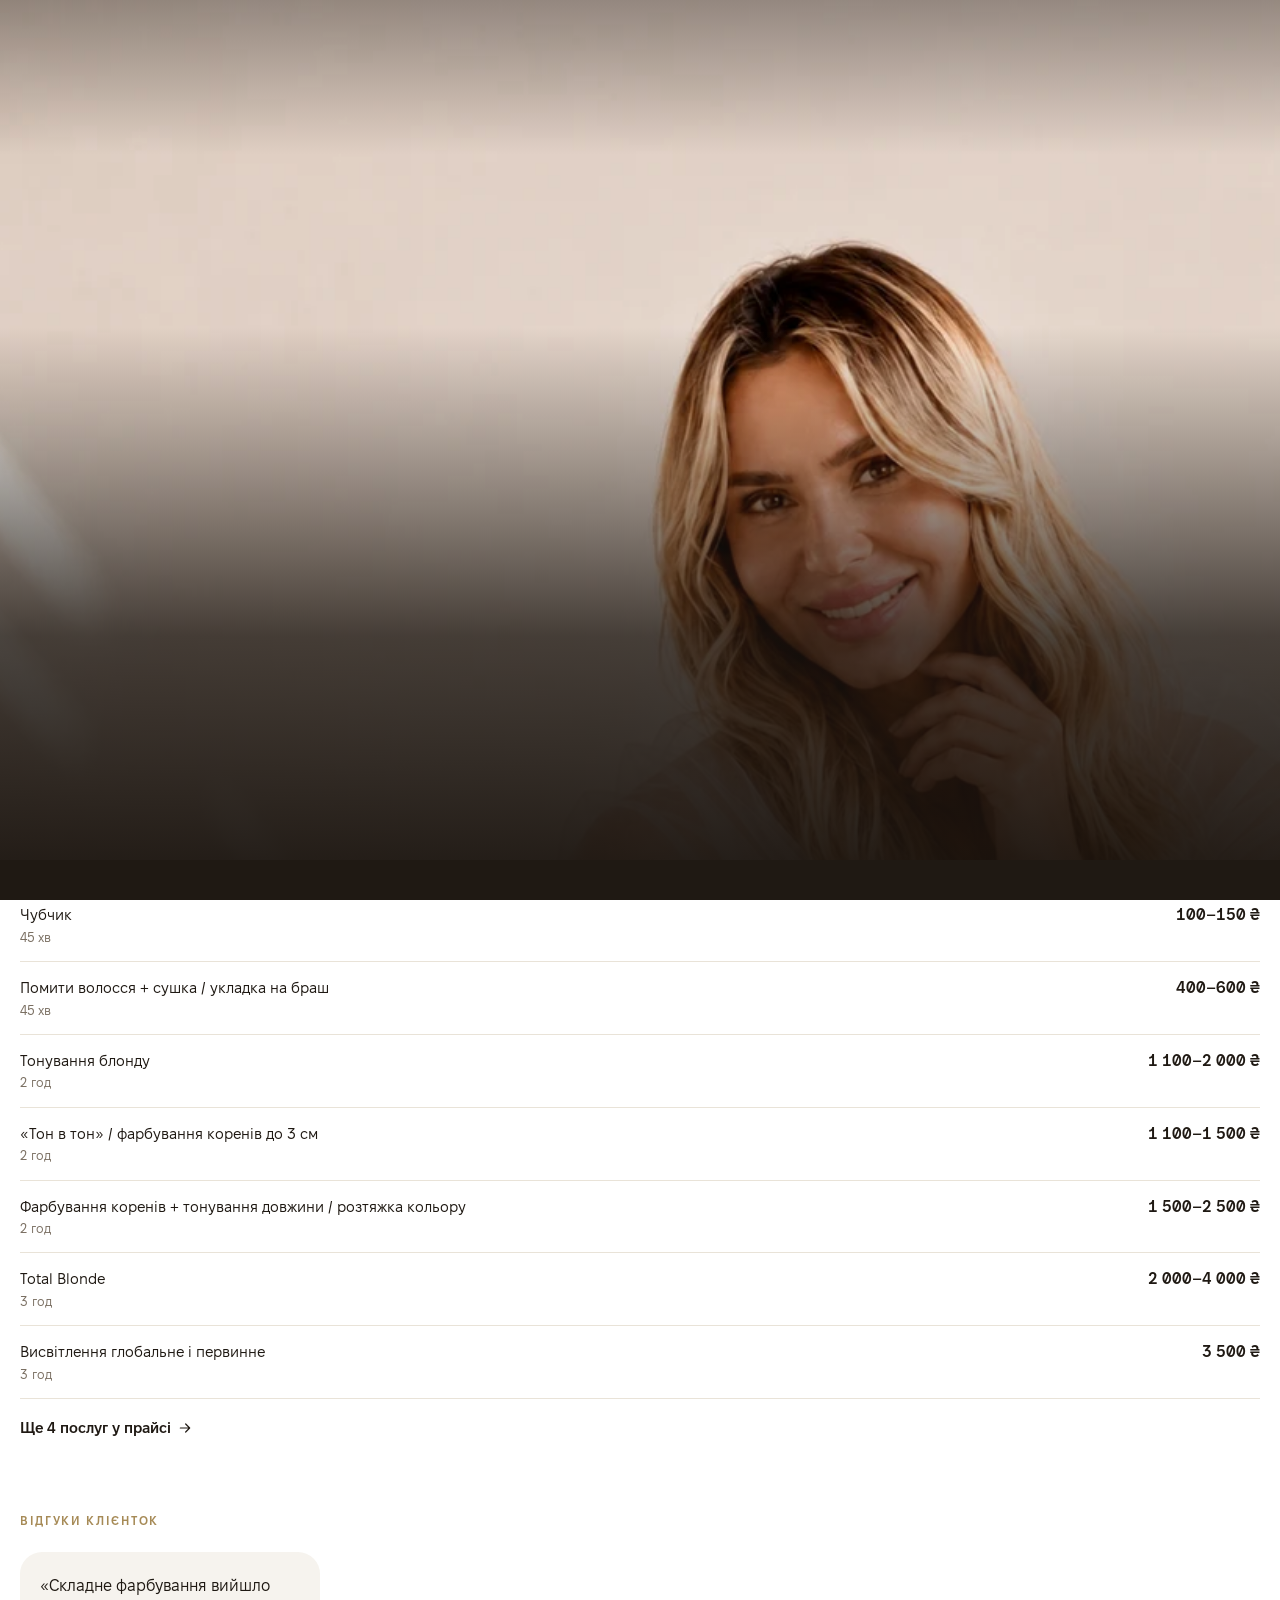
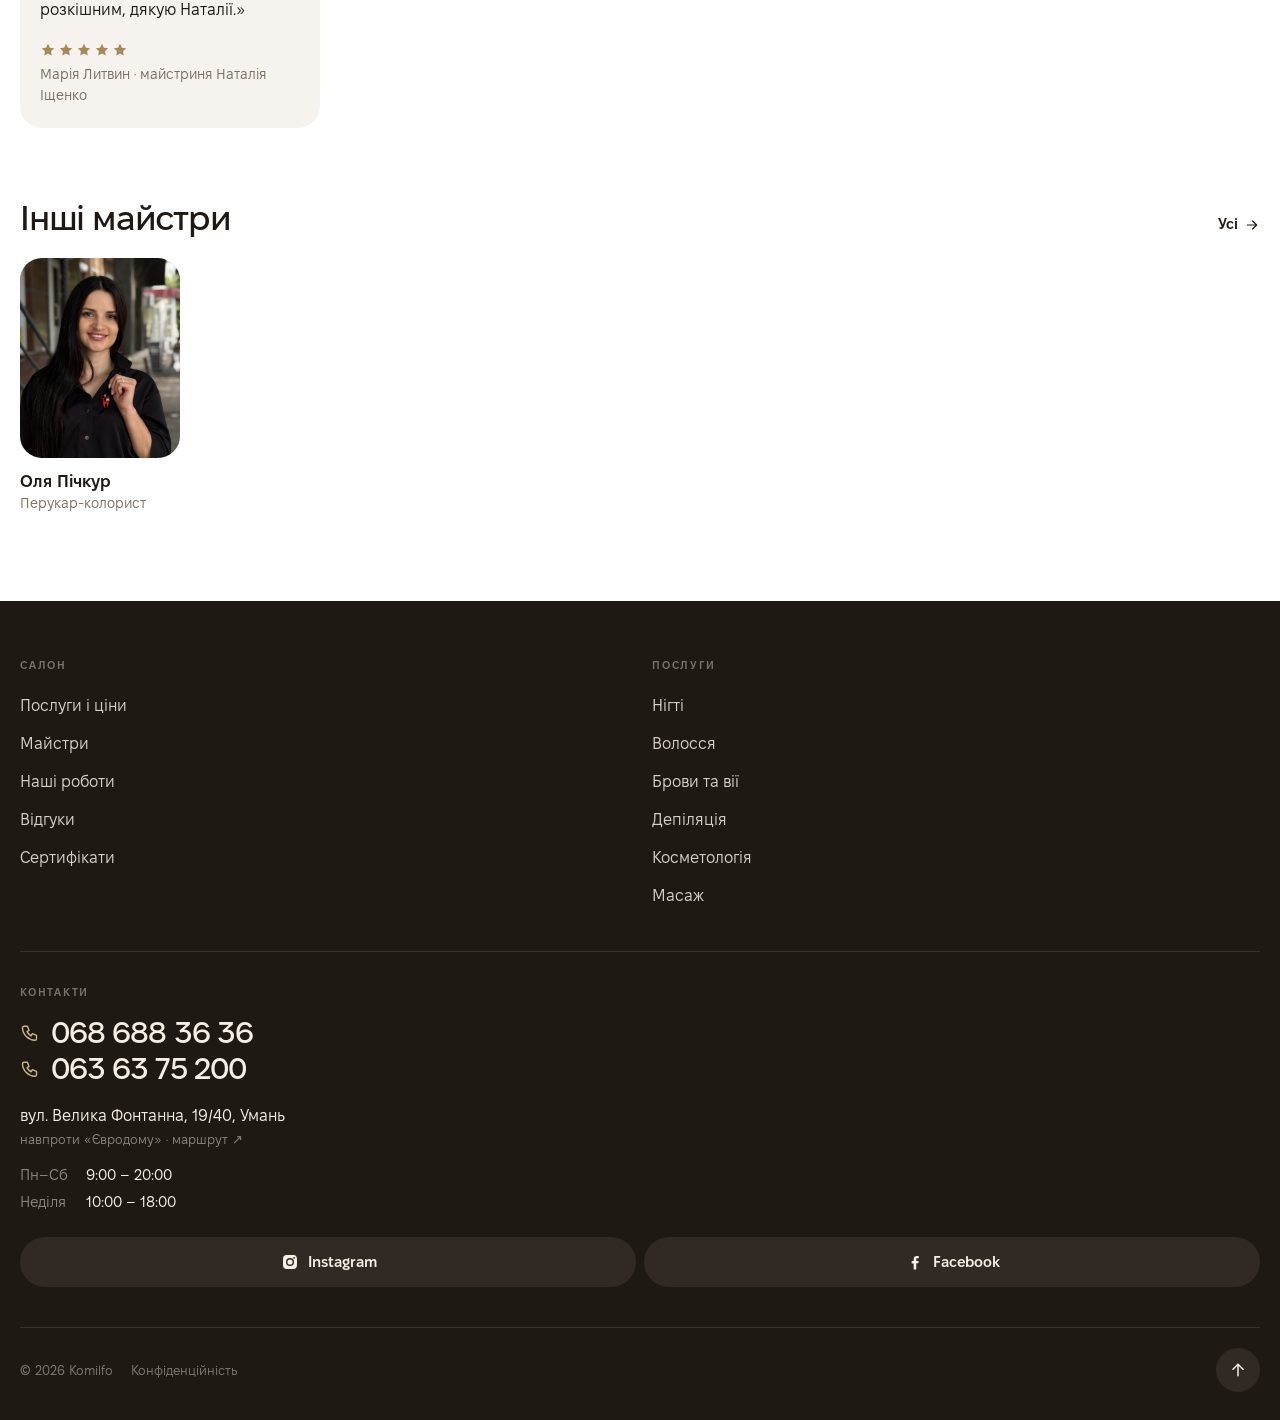
<file: majster-nataliia-ishchenko.html>
<!doctype html>
<html lang="uk">
<head>
<meta charset="utf-8">
<meta name="viewport" content="width=device-width, initial-scale=1, viewport-fit=cover">
<meta name="robots" content="noindex">
<title>Наталія Іщенко — Komilfo</title>
<meta name="description" content="Наталія Іщенко — майстер салону краси Komilfo в Умані. Послуги, ціни та онлайн-запис.">
<meta property="og:type" content="website">
<meta property="og:site_name" content="Komilfo">
<meta property="og:title" content="Наталія Іщенко — Komilfo">
<meta property="og:description" content="Наталія Іщенко — майстер салону краси Komilfo в Умані. Послуги, ціни та онлайн-запис.">
<meta property="og:image" content="https://qwxdt.github.io/komilfo-preview/a/og.jpg">
<meta property="og:image:width" content="1200">
<meta property="og:image:height" content="630">
<meta name="twitter:card" content="summary_large_image">
<link rel="icon" href="a/favicon.svg" type="image/svg+xml">
<link rel="preload" href="a/f/FixelDisplay-SemiBold.woff2" as="font" type="font/woff2" crossorigin>
<script>(()=>{const h=document.documentElement;h.classList.add('js');
if('scrollRestoration' in history)history.scrollRestoration='manual';
let nt='navigate';try{nt=performance.getEntriesByType('navigation')[0].type}catch(e){}
let seen=false;try{seen=sessionStorage.getItem('kf-in')==='1'}catch(e){}
if((nt==='reload'||!seen)&&!matchMedia('(prefers-reduced-motion: reduce)').matches){h.classList.add('ld');h.style.background='#1F1913'}
if(nt==='reload'&&location.hash)history.replaceState(null,'',location.pathname+location.search);
})()</script>
<style>@font-face{font-family:Fixel;src:url(a/f/FixelText-Regular.woff2) format("woff2");font-weight:400;font-display:swap}
@font-face{font-family:Fixel;src:url(a/f/FixelText-Medium.woff2) format("woff2");font-weight:500;font-display:swap}
@font-face{font-family:Fixel;src:url(a/f/FixelText-SemiBold.woff2) format("woff2");font-weight:600;font-display:swap}
@font-face{font-family:Fixel;src:url(a/f/FixelText-Bold.woff2) format("woff2");font-weight:700;font-display:swap}
@font-face{font-family:FixelD;src:url(a/f/FixelDisplay-Medium.woff2) format("woff2");font-weight:500;font-display:swap}
@font-face{font-family:FixelD;src:url(a/f/FixelDisplay-SemiBold.woff2) format("woff2");font-weight:600;font-display:swap}
:root{--bg:#fff;--soft:#F6F3EE;--fg:#1F1913;--mute:#7A6F62;--line:#E9E3D8;--gold:#A68A56;--dark:#1F1913;--ivory:#F4EEE4;--pad:20px;--r:22px;--ease:cubic-bezier(.22,1,.36,1)}
*{box-sizing:border-box;margin:0;padding:0}
html{-webkit-text-size-adjust:100%;scroll-behavior:smooth;scroll-padding-top:132px}
body{background:var(--bg);color:var(--fg);font:400 16px/1.5 Fixel,system-ui,sans-serif;-webkit-font-smoothing:antialiased;overflow-x:hidden}
a{color:inherit;text-decoration:none;-webkit-tap-highlight-color:transparent}
img{display:block;max-width:100%}
svg{width:18px;height:18px;flex:none}
ul,ol{list-style:none}
.wrap{padding:0 var(--pad)}
.over{font-size:12px;letter-spacing:.14em;text-transform:uppercase;color:var(--gold);font-weight:600}
h1,h2{font-family:FixelD,Fixel,sans-serif;font-weight:500;letter-spacing:-.035em}
h2{font-size:34px;line-height:1.05;text-wrap:balance}
.sub{color:var(--mute);font-size:15px;line-height:1.5;margin-top:8px}
.link{display:inline-flex;align-items:center;gap:6px;font-weight:600;font-size:15px;white-space:nowrap}
.link svg{width:16px;height:16px}
section{padding-top:72px}
.head{display:flex;align-items:flex-end;justify-content:space-between;padding:0 var(--pad);margin-bottom:22px;gap:16px}

/* header: burger left · logo center · phone right */
.hdr{position:fixed;top:0;left:0;right:0;z-index:50;display:grid;grid-template-columns:1fr auto 1fr;align-items:center;padding:8px calc(var(--pad) - 12px);padding-top:calc(8px + env(safe-area-inset-top));color:var(--fg);transition:background .35s,color .35s,box-shadow .35s,transform .45s var(--ease)}
.logo{font-family:FixelD,Fixel,sans-serif;font-size:24px;font-weight:600;letter-spacing:.01em;justify-self:center;transition:transform .5s var(--ease)}
.burger{justify-self:start;position:relative;width:48px;height:48px;display:grid;place-items:center;background:none;border:0;padding:0;color:inherit;cursor:pointer;-webkit-tap-highlight-color:transparent}
.burger span{position:absolute;left:12px;height:2px;border-radius:2px;background:currentColor;transition:transform .5s var(--ease),width .5s var(--ease),top .5s var(--ease)}
.burger span:nth-child(1){top:19px;width:24px}
.burger span:nth-child(2){top:27px;width:15px}
.burger:active span{width:24px}
.menu-open .burger span:nth-child(1){top:23px;width:24px;transform:rotate(45deg)}
.menu-open .burger span:nth-child(2){top:23px;width:24px;transform:rotate(-45deg)}
.hcall svg{width:23px;height:23px;transform-origin:50% 60%;animation:ring 5s var(--ease) 2s infinite}
@keyframes ring{0%,80%,100%{transform:none}83%{transform:rotate(-14deg)}86%{transform:rotate(12deg)}89%{transform:rotate(-9deg)}92%{transform:rotate(6deg)}95%{transform:rotate(0)}}
.wave{position:absolute;left:50%;top:50%;width:34px;height:34px;margin:-17px 0 0 -17px;border-radius:50%;background:currentColor;opacity:0;pointer-events:none;animation:wave 5s ease-out 2s infinite}
.wave.w2{animation-delay:2.25s}
@keyframes wave{0%,80%{transform:scale(.4);opacity:0}84%{opacity:.16}100%{transform:scale(1.35);opacity:0}}
.hcall:active svg{transform:scale(.88)}
.hdr.ovr{color:#fff}
.hdr.ovr:before{content:"";position:absolute;inset:0 0 -24px;background:linear-gradient(rgba(24,18,13,.35),rgba(24,18,13,0));pointer-events:none;z-index:-1;transition:opacity .35s}
.hdr.flat,.hdr.solid{background:rgba(255,255,255,.9);backdrop-filter:saturate(1.4) blur(16px);-webkit-backdrop-filter:saturate(1.4) blur(16px);color:var(--fg);box-shadow:0 1px 0 var(--line)}
.hdr.solid:before{opacity:0}
.menu-open .hdr{background:transparent!important;box-shadow:none!important;backdrop-filter:none!important;-webkit-backdrop-filter:none!important;color:var(--ivory)}
.menu-open .hdr:before{opacity:0}
body.p-solid main{padding-top:64px}

/* menu: circular reveal from the burger */
.menu{position:fixed;inset:0;z-index:40;background:var(--dark);color:var(--ivory);clip-path:circle(0 at 32px 34px);visibility:hidden;transition:clip-path .7s cubic-bezier(.7,0,.2,1),visibility 0s .7s;overflow:hidden}
.menu-open .menu{clip-path:circle(150% at 32px 34px);visibility:visible;transition:clip-path .8s cubic-bezier(.7,0,.2,1)}
.menu-open{overflow:hidden}
.mbg{position:absolute;inset:0;opacity:0;transition:opacity 1.2s var(--ease) .2s}
.mbg img{width:100%;height:100%;object-fit:cover;filter:grayscale(.3) brightness(.85);transform:scale(1.12);transition:transform 2.4s var(--ease)}
.mbg:after{content:"";position:absolute;inset:0;background:linear-gradient(rgba(31,25,19,.93),rgba(31,25,19,.86) 50%,rgba(31,25,19,.97))}
.menu-open .mbg{opacity:1}.menu-open .mbg img{transform:scale(1)}
.min{position:relative;height:100%;display:flex;flex-direction:column;padding:calc(84px + env(safe-area-inset-top)) var(--pad) calc(22px + env(safe-area-inset-bottom));overflow-y:auto}
.menu ol{flex:1;display:flex;flex-direction:column;justify-content:center;align-items:center;text-align:center;padding:8px 0 24px}
.menu li{overflow:hidden}
.menu li a{display:flex;justify-content:center;padding:6px 0;font-family:FixelD,Fixel,sans-serif;font-size:clamp(38px,12.4vw,54px);font-weight:500;letter-spacing:-.035em;line-height:1.12;transform:translateY(105%);transition:transform .5s var(--ease),color .3s}
.menu li small{font:600 11px Fixel,sans-serif;color:var(--gold);letter-spacing:.1em;width:18px;flex:none;transform:translateY(-.9em)}
.menu li a span{background:linear-gradient(currentColor,currentColor) 50% 100%/0 2px no-repeat;transition:background-size .5s var(--ease)}
.menu li a.cur{color:#E9D9B8}
.menu li a.cur span{background-size:100% 2px}
.menu li a:active span{background-size:100% 2px}
.menu-open .menu li a{transform:none;transition:transform .9s var(--ease)}
.menu-open .menu li:nth-child(1) a{transition-delay:.22s}.menu-open .menu li:nth-child(2) a{transition-delay:.27s}.menu-open .menu li:nth-child(3) a{transition-delay:.32s}.menu-open .menu li:nth-child(4) a{transition-delay:.37s}.menu-open .menu li:nth-child(5) a{transition-delay:.42s}.menu-open .menu li:nth-child(6) a{transition-delay:.47s}
.mchips,.mbot{opacity:0;transform:translateY(16px);transition:opacity .3s,transform .3s}
.menu-open .mchips,.menu-open .mbot{opacity:1;transform:none;transition:opacity .8s var(--ease) .5s,transform .8s var(--ease) .5s}
.menu-open .mbot{transition-delay:.58s}
.mchips{display:flex;flex-wrap:wrap;gap:6px;margin:22px 0 26px}
.mchips a{height:34px;padding:0 13px;border-radius:999px;background:rgba(244,238,228,.09);display:flex;align-items:center;font-size:13px;font-weight:600;color:rgba(244,238,228,.85)}
.mcta{width:100%;background:var(--ivory);color:var(--fg);justify-content:space-between;padding:0 8px 0 24px;height:58px}
.mcta svg{width:42px;height:42px;padding:12px;border-radius:50%;background:var(--fg);color:var(--ivory);transition:transform .4s var(--ease)}
.mcta:active svg{transform:translateX(4px)}
.mrow{display:flex;flex-direction:column;align-items:center;gap:14px;text-align:center;padding-top:22px;border-top:1px solid rgba(244,238,228,.12)}
.mtel{display:block;font-family:FixelD,Fixel,sans-serif;font-size:26px;font-weight:500;letter-spacing:-.03em;line-height:1.1}
.mopen{display:flex;align-items:center;justify-content:center;gap:7px;margin-top:6px;font-size:13px;color:rgba(244,238,228,.6)}
.mopen i{width:7px;height:7px;border-radius:50%;background:#B9A88E;flex:none}
.mopen.on i{background:#7FD49A;box-shadow:0 0 0 0 rgba(127,212,154,.6);animation:pulse 2s infinite}
@keyframes pulse{70%{box-shadow:0 0 0 7px rgba(127,212,154,0)}100%{box-shadow:0 0 0 0 rgba(127,212,154,0)}}
.maddr{font-size:13px;color:rgba(244,238,228,.45);margin-top:10px;text-align:center}

/* buttons */
.btns{display:flex;gap:10px;margin-top:24px}
.btn{height:54px;border-radius:999px;display:inline-flex;align-items:center;justify-content:center;gap:8px;font-weight:700;font-size:16px;padding:0 24px;transition:transform .15s}
.btn:active{transform:scale(.97)}
.btn.w{background:#fff;color:var(--fg);flex:1}
.btn.g{background:rgba(255,255,255,.16);color:#fff;backdrop-filter:blur(10px);-webkit-backdrop-filter:blur(10px);width:54px;padding:0;border:1px solid rgba(255,255,255,.2)}
.btn.d{background:var(--fg);color:#fff;width:100%;margin-top:28px}
.btn.o{border:1.5px solid var(--fg);color:var(--fg);flex:1;height:52px;font-size:15px}

/* hero (variant 1 + deep darkening of variant 3) */
.hero{position:relative;height:100svh;min-height:600px;max-height:860px;overflow:hidden;background:#2a211a;padding:0}
.hero img{position:absolute;inset:0;width:100%;height:100%;object-fit:cover;object-position:100% 0%;transform:scale(1.1);transform-origin:100% 0%}
@keyframes kb{from{transform:scale(1.08)}to{transform:scale(1)}}
.hero:after{content:"";position:absolute;inset:0;background:linear-gradient(to top,rgba(24,18,13,.94) 0%,rgba(24,18,13,.78) 26%,rgba(24,18,13,.34) 46%,rgba(24,18,13,0) 62%),linear-gradient(to bottom,rgba(24,18,13,.38),rgba(24,18,13,0) 18%)}
.hero .txt{position:absolute;left:0;right:0;bottom:0;z-index:2;padding:0 var(--pad) calc(24px + env(safe-area-inset-bottom));color:#fff}
.hero .kick{font-size:12px;letter-spacing:.16em;text-transform:uppercase;font-weight:600;color:#E9D9B8}
.hero h1{font-size:clamp(30px,11.2vw,48px);line-height:1;margin-top:12px;letter-spacing:-.04em;white-space:nowrap}
.hero h1 i{font-style:normal;color:#E9D9B8}
.hero .meta{display:flex;align-items:center;gap:6px;margin-top:16px;font-size:clamp(10.5px,3.3vw,14px);white-space:nowrap;color:rgba(255,255,255,.74)}
.hero .meta svg{width:15px;height:15px}
.hero .txt>*{animation:up .8s var(--ease) both}
.hero .txt>:nth-child(2){animation-delay:.08s}.hero .txt>:nth-child(3){animation-delay:.16s}.hero .txt>:nth-child(4){animation-delay:.24s}.hero .txt>:nth-child(5){animation-delay:.32s}
@keyframes up{from{opacity:0;transform:translateY(18px)}to{opacity:1;transform:none}}

/* category chips under hero */
.cats-s{padding-top:20px}
.cats{display:flex;gap:8px;overflow-x:auto;padding:0 var(--pad);scrollbar-width:none}
.cats::-webkit-scrollbar{display:none}
.cat{flex:none;display:flex;align-items:center;gap:10px;height:56px;padding:0 14px 0 6px;border-radius:999px;background:var(--soft);font-weight:600;font-size:15px;white-space:nowrap}
.cat img{width:44px;height:44px;border-radius:50%;object-fit:cover}
.cat svg{width:14px;height:14px;color:var(--mute)}

/* rails */
.rail{display:flex;gap:12px;overflow-x:auto;scroll-snap-type:x mandatory;padding:0 var(--pad);scrollbar-width:none;scroll-padding:0 var(--pad)}
.rail::-webkit-scrollbar{display:none}
.rail>*{scroll-snap-align:start;flex:0 0 auto}
.svc{width:min(272px,74vw)}
.svc .ph{aspect-ratio:4/5;border-radius:var(--r);overflow:hidden;background:var(--soft)}
.svc .ph img{width:100%;height:100%;object-fit:cover}
.svc h3{font-size:18px;font-weight:600;line-height:1.3;margin-top:14px}
.svc .p{font-size:15px;margin-top:4px;color:var(--mute)}
.mst{width:min(200px,52vw)}
.mst.sm{width:min(160px,42vw)}
.mst .ph{aspect-ratio:4/5;border-radius:var(--r);overflow:hidden;background:var(--soft)}
.mst .ph img{width:100%;height:100%;object-fit:cover}
.mst h3{font-size:17px;font-weight:600;margin-top:12px;line-height:1.3}
.mst .r{font-size:14px;color:var(--mute);margin-top:2px;line-height:1.35}

/* tier switch (CSS only) */
.lvi{position:absolute;opacity:0;pointer-events:none}
.seg{position:relative;display:grid;grid-template-columns:repeat(3,1fr);background:var(--soft);border-radius:999px;padding:4px;margin-top:22px}
.seg.n2{grid-template-columns:repeat(2,1fr)}
.seg label{position:relative;z-index:1;height:44px;display:grid;place-items:center;font-weight:600;font-size:15px;cursor:pointer;color:var(--mute);transition:color .25s}
.seg i{position:absolute;top:4px;bottom:4px;left:4px;width:calc((100% - 8px)/3);border-radius:999px;background:var(--fg);transition:transform .35s var(--ease)}
.seg.n2 i{width:calc((100% - 8px)/2)}
.lv1:checked~.seg i{transform:translateX(100%)}
.lv2:checked~.seg i{transform:translateX(200%)}
.lv0:checked~.seg label:nth-child(1),.lv1:checked~.seg label:nth-child(2),.lv2:checked~.seg label:nth-child(3){color:#fff}
.lvi:focus-visible~.seg{outline:2px solid var(--gold);outline-offset:2px}
.t{display:none}
.lv0:checked~* .t0,.lv1:checked~* .t1,.lv2:checked~* .t2,.lv0:checked~.t0,.lv1:checked~.t1,.lv2:checked~.t2{display:inline;animation:fade .3s}
.who.t{font-size:14px;color:var(--mute);margin-top:14px}
.lv0:checked~.who.t0,.lv1:checked~.who.t1,.lv2:checked~.who.t2{display:block}
@keyframes fade{from{opacity:0}to{opacity:1}}

/* price list */
.pl{margin-top:18px;border-top:1px solid var(--line)}
.pl li{display:flex;justify-content:space-between;align-items:baseline;gap:16px;padding:15px 0;border-bottom:1px solid var(--line);font-size:15px;line-height:1.35}
.pl .n{flex:1;min-width:0}
.pl small{display:block;color:var(--mute);font-size:13px;margin-top:3px}
.pl .pr{font-weight:600;white-space:nowrap;font-size:16px;font-variant-numeric:tabular-nums;text-align:right}
.tag{display:inline-block;margin-top:5px;font-size:11px;font-weight:600;letter-spacing:.04em;color:var(--gold);background:#F6EFE2;border-radius:6px;padding:2px 7px}
.note{font-size:13px;color:var(--mute);margin-top:12px;line-height:1.45}
.hint{font-size:13px;color:var(--mute);margin-top:10px}

/* levels box on home */
.lvls{padding-left:var(--pad);padding-right:var(--pad)}
.lbox{background:var(--soft);border-radius:28px;padding:30px 20px 22px}
.lbox h2{margin-top:10px;font-size:30px}
.lbox .seg{background:#fff}
.lbox .pl{border-color:#E4DCCE}.lbox .pl li{border-color:#E4DCCE}
.lbox.plain .btn{margin-top:24px;width:100%;flex:none}

/* works */
.works{display:grid;grid-template-columns:1fr 1fr;gap:8px;padding:0 var(--pad)}
.works img{width:100%;height:100%;object-fit:cover;border-radius:16px}
.works .t{grid-row:span 2;aspect-ratio:3/5.2}
.works .s{aspect-ratio:1}

/* reviews */
.score{display:flex;align-items:center;gap:16px;margin-top:12px}
.score b{font-family:FixelD,Fixel,sans-serif;font-size:64px;font-weight:500;line-height:1;letter-spacing:-.04em}
.score span{display:block;font-size:14px;color:var(--mute);margin-top:4px}
.stars{display:inline-flex;gap:2px;color:var(--gold)}
.stars svg{width:16px;height:16px}.stars svg.off{color:#E4DCCE}
.qs{display:flex;gap:12px;overflow-x:auto;scroll-snap-type:x mandatory;padding:22px var(--pad) 0;scroll-padding:0 var(--pad);scrollbar-width:none}
.qs:after{content:'';flex:0 0 1px}
.qs::-webkit-scrollbar{display:none}
.q{flex:0 0 min(300px,80vw);scroll-snap-align:start;background:var(--soft);border-radius:var(--r);padding:22px 20px;display:flex;flex-direction:column;justify-content:space-between;gap:20px}
.q blockquote{font-size:16px;line-height:1.5}
.q figcaption{display:flex;flex-direction:column;gap:6px;font-size:14px;color:var(--mute)}
.q .qn{color:var(--ink);font-weight:500;font-size:15px}
.q .qd{display:flex;align-items:center;gap:6px;font-size:13px}
.q .gg{width:14px;height:14px;flex:none}
.revs .wrap+.wrap{margin-top:20px}
.revs>.wrap:last-child{margin-top:20px}

/* about */
.about .big{font-family:FixelD,Fixel,sans-serif;font-weight:500;font-size:28px;line-height:1.2;letter-spacing:-.03em;margin-top:12px;text-wrap:pretty}
.about .big em{font-style:normal;color:var(--gold)}
.about .pic{position:relative;margin:28px var(--pad) 0;border-radius:var(--r);overflow:hidden;aspect-ratio:4/3}
.about .pic img{width:100%;height:100%;object-fit:cover;display:block}
.about .ptag{position:absolute;left:12px;bottom:12px;font-size:12px;font-weight:500;color:var(--fg);background:rgba(255,255,255,.88);-webkit-backdrop-filter:blur(8px);backdrop-filter:blur(8px);border-radius:999px;padding:6px 11px;white-space:nowrap}
.js .about .pic.rv{opacity:1;transform:none;clip-path:inset(10% 6% 10% 6% round var(--r));transition:clip-path 1s var(--ease)}
.js .about .pic.rv img{transform:scale(1.08);transition:transform 1.2s var(--ease)}
.js .about .pic.rv .ptag{opacity:0;transform:translateY(6px);transition:opacity .5s .6s var(--ease),transform .5s .6s var(--ease)}
.js .about .pic.rv.in{clip-path:inset(0 0 0 0 round var(--r))}
.js .about .pic.rv.in img{transform:none}
.js .about .pic.rv.in .ptag{opacity:1;transform:none}
.facts{display:grid;grid-template-columns:repeat(3,1fr);padding:28px var(--pad) 0}
.facts>div{padding:0 12px;border-left:1px solid rgba(166,138,86,.45)}
.facts>div:first-child{padding-left:0;border-left:0}
.facts b{display:block;font-family:FixelD,Fixel,sans-serif;font-weight:500;font-size:40px;line-height:1;letter-spacing:-.04em;white-space:nowrap}
.facts small{display:block;margin-top:6px;font-size:13px;color:var(--mute)}

/* certificate */
.cert{margin:0 var(--pad);background:var(--soft);border-radius:28px;padding:32px 22px 24px;overflow:hidden}
.cert h2{margin-top:10px}
.card{margin:30px auto 0;width:100%;aspect-ratio:1.6;border-radius:18px;background:linear-gradient(140deg,#2A221A,#14100C);color:var(--ivory);padding:20px 22px;display:flex;flex-direction:column;justify-content:space-between;box-shadow:0 30px 60px -24px rgba(31,25,19,.55);transform:rotate(-4deg);transition:transform .8s var(--ease)}
.cert.in .card{transform:rotate(-2deg)}
.card .l{font-family:FixelD,Fixel,sans-serif;font-size:30px;font-weight:600;line-height:1}
.card .l i{display:inline-block;font-style:normal;font-synthesis:none;transform:skewX(-12deg);padding:0 .1em 0 .02em;letter-spacing:-.01em;background:linear-gradient(100deg,#F4EEE4 30%,#E2CC9E 50%,#F4EEE4 70%) 0 0/250% 100%;-webkit-background-clip:text;background-clip:text;color:transparent;animation:shine 6s ease-in-out infinite}
.card .lsub{display:block;margin-top:8px;font:600 10px Fixel,sans-serif;letter-spacing:.24em;text-transform:uppercase;color:rgba(244,238,228,.45)}
@keyframes shine{0%,60%{background-position:100% 0}100%{background-position:-50% 0}}
.card .row{display:flex;justify-content:space-between;align-items:flex-end;font-size:12px;letter-spacing:.12em;text-transform:uppercase;color:rgba(244,238,228,.6)}
.card .row{gap:10px}
.card .row b{white-space:nowrap;font-family:FixelD,Fixel,sans-serif;font-size:clamp(26px,8.6vw,34px);font-weight:500;letter-spacing:0;text-transform:none;color:var(--ivory)}

/* contacts */
.map{display:block;margin:0 var(--pad);border-radius:var(--r);overflow:hidden;aspect-ratio:4/3.4;position:relative;background:var(--soft)}
.map img{width:100%;height:100%;object-fit:cover}
.pin{position:absolute;left:50%;top:50%;transform:translate(-50%,calc(-100% - 14px));background:var(--fg);color:#fff;font-size:14px;font-weight:700;padding:9px 14px;border-radius:12px;white-space:nowrap;box-shadow:0 8px 20px -6px rgba(0,0,0,.35)}
.pin:after{content:"";position:absolute;left:50%;bottom:-6px;margin-left:-6px;border:6px solid transparent;border-bottom:0;border-top-color:var(--fg)}
.dot{position:absolute;left:50%;top:50%;width:16px;height:16px;margin:-8px 0 0 -8px;border-radius:50%;background:var(--fg);box-shadow:0 0 0 5px #fff}
.osm{position:absolute;right:10px;bottom:8px;font-size:10px;color:#9a9086}
.info{padding:24px var(--pad) 0}
.info .addr{font-size:22px;font-weight:600;line-height:1.3;letter-spacing:-.02em}
.info .sub{margin-top:2px}
.hours{margin-top:20px;display:grid;grid-template-columns:auto 1fr;gap:6px 22px;font-size:16px}
.hours dt{color:var(--mute)}
.tel{display:flex;width:fit-content;align-items:center;gap:12px;white-space:nowrap;font-family:FixelD,Fixel,sans-serif;font-size:32px;font-weight:500;line-height:1.2;letter-spacing:-.03em;margin-top:20px}
.tel svg{width:.7em;height:.7em;flex:none;color:var(--gold)}
.tel+.tel{margin-top:0}
.row2{display:flex;gap:10px;margin-top:24px}

/* footer */
.foot{margin-top:88px;background:var(--dark);color:var(--ivory);padding:56px var(--pad) calc(28px + env(safe-area-inset-bottom));overflow:hidden}
.foot h4{font-size:11px;letter-spacing:.16em;text-transform:uppercase;font-weight:600;color:rgba(244,238,228,.42);margin-bottom:14px}
.fcta h2{margin-top:0;font-size:38px;line-height:1.04}
.fcta h2 i{font-style:normal;color:#E9D9B8}
.fcta .mcta{margin-top:26px}
.fcols{display:grid;grid-template-columns:1fr 1fr;gap:24px;margin-top:52px;padding-top:32px;border-top:1px solid rgba(244,238,228,.12)}
.foot>.fcols:first-child{margin-top:0;padding-top:0;border-top:0}
.fcol a{display:block;padding:7px 0;font-size:16px;color:rgba(244,238,228,.86);transition:color .2s}
.fcol a:active{color:#E9D9B8}
.fcon{margin-top:36px;padding-top:32px;border-top:1px solid rgba(244,238,228,.12)}
.ftel{display:flex;width:fit-content;align-items:center;gap:11px;white-space:nowrap;font-family:FixelD,Fixel,sans-serif;font-size:30px;font-weight:500;letter-spacing:-.03em;line-height:1.2}
.ftel svg{width:.66em;height:.66em;flex:none;color:#C9B48A}
.faddr{display:block;margin-top:18px;font-size:16px;line-height:1.4}
.faddr small{display:block;font-size:13px;color:rgba(244,238,228,.5);margin-top:3px}
.fhrs{display:grid;grid-template-columns:auto 1fr;gap:4px 18px;margin-top:16px;font-size:15px}
.fhrs dt{color:rgba(244,238,228,.5)}
.fsoc{display:flex;gap:8px;margin-top:24px}
.fsoc a{flex:1;display:flex;align-items:center;justify-content:center;gap:8px;height:50px;border-radius:999px;background:rgba(244,238,228,.08);font-weight:600;font-size:15px;transition:background .25s,transform .2s}
.fsoc a:active{transform:scale(.97);background:rgba(244,238,228,.14)}
.fsoc svg{width:20px;height:20px}
.fword{display:block;font-family:FixelD,Fixel,sans-serif;font-weight:600;font-size:24vw;line-height:.9;letter-spacing:-.045em;margin:52px 0 0;padding:0 .14em 0 .04em;white-space:nowrap;text-align:center;color:transparent;background:linear-gradient(180deg,rgba(244,238,228,.92),rgba(244,238,228,.12));-webkit-background-clip:text;background-clip:text;font-style:normal;font-synthesis:none;transform:skewX(-12deg)}
.flegal{display:flex;align-items:center;gap:18px;margin-top:40px;padding-top:20px;border-top:1px solid rgba(244,238,228,.12);font-size:13px;color:rgba(244,238,228,.45)}
.flegal .ftop{margin-left:auto;width:44px;height:44px;display:grid;place-items:center;border-radius:50%;background:rgba(244,238,228,.08);color:var(--ivory)}
.flegal .ftop svg{width:20px;height:20px;transition:transform .4s var(--ease)}
.flegal .ftop:active svg{transform:translateY(-4px)}

/* sticky CTA */
.sticky{position:fixed;left:12px;right:12px;bottom:calc(12px + env(safe-area-inset-bottom));z-index:15;display:flex;gap:8px;padding:6px;border-radius:999px;background:rgba(31,25,19,.92);backdrop-filter:blur(14px);-webkit-backdrop-filter:blur(14px);box-shadow:0 12px 30px -10px rgba(0,0,0,.45);transition:transform .4s var(--ease),opacity .3s;opacity:0;transform:translateY(130%);pointer-events:none}
.show-sticky .sticky{opacity:1;transform:none;pointer-events:auto}
.sticky a{height:48px;border-radius:999px;display:flex;align-items:center;justify-content:center;font-weight:700;font-size:15px}
.sticky .b{flex:1;background:#fff;color:var(--fg);padding:0 12px;white-space:nowrap;overflow:hidden;text-overflow:ellipsis}
.sticky .c{width:48px;color:#fff}
.sticky .c svg{width:20px;height:20px}

/* inner page top + tabs */
.top{padding:28px var(--pad) 0}
.top h1{font-size:44px;line-height:1;letter-spacing:-.04em}
.tabsw{position:sticky;top:calc(68px + env(safe-area-inset-top));z-index:10;background:rgba(255,255,255,.94);backdrop-filter:blur(14px);-webkit-backdrop-filter:blur(14px);margin-top:22px;border-bottom:1px solid var(--line)}
.tabs{display:flex;gap:6px;overflow-x:auto;padding:10px var(--pad);scrollbar-width:none}
.tabs::-webkit-scrollbar{display:none}
.tab{flex:none;height:38px;padding:0 16px;border-radius:999px;background:var(--soft);display:flex;align-items:center;font-weight:600;font-size:14px;white-space:nowrap;transition:background .2s,color .2s}
.tab.on{background:var(--fg);color:#fff}

/* services page */
.cat-sec{padding-top:44px}
.cover{position:relative;margin:0 var(--pad);border-radius:var(--r);overflow:hidden;aspect-ratio:16/10;background:var(--soft)}
.cover img{width:100%;height:100%;object-fit:cover}
.cover:after{content:"";position:absolute;inset:0;background:linear-gradient(to top,rgba(24,18,13,.75),rgba(24,18,13,0) 60%)}
.ct{position:absolute;left:18px;right:18px;bottom:16px;z-index:1;color:#fff;display:flex;justify-content:space-between;align-items:flex-end;gap:12px}
.ct h2{font-size:30px}
.ct span{font-size:13px;color:rgba(255,255,255,.8);white-space:nowrap;padding-bottom:4px}
.faces{display:flex;align-items:center;gap:12px;margin:14px var(--pad) 0;padding:10px 14px 10px 10px;border-radius:999px;background:var(--soft);font-size:14px;font-weight:600}
.faces span:nth-child(2){flex:1}
.fc{display:flex}
.fc img{width:32px;height:32px;border-radius:50%;object-fit:cover;border:2px solid var(--soft);margin-left:-8px}
.fc img:first-child{margin-left:0}
.faces svg{width:15px;height:15px;color:var(--mute)}
.grp{position:relative;padding:30px var(--pad) 0}
.gh h3{font-size:21px;font-weight:600;letter-spacing:-.015em}
.grp .seg{margin-top:14px}
.cat-sec>.wrap .btn{margin-top:26px}
.rules{padding-top:56px}
.rules h3{font-size:21px;font-weight:600}

/* masters page */
.mg{padding-top:40px}
.gh2{display:flex;align-items:baseline;gap:10px;padding:0 var(--pad);margin-bottom:18px}
.gh2 h2{font-size:30px}
.gh2 span{font-size:15px;color:var(--mute);font-weight:600}
.mgrid{display:grid;grid-template-columns:1fr 1fr;gap:24px 12px;padding:0 var(--pad)}
.m .ph{position:relative;aspect-ratio:4/5;border-radius:20px;overflow:hidden;background:var(--soft)}
.m .ph img{width:100%;height:100%;object-fit:cover}
.lvb{position:absolute;left:10px;top:10px;z-index:1;font-size:12px;font-weight:700;padding:5px 10px;border-radius:999px;background:rgba(255,255,255,.92);color:var(--fg)}
.m h3{font-size:16px;font-weight:600;margin-top:10px;line-height:1.3}
.m .r{font-size:13px;color:var(--mute);margin-top:2px;line-height:1.35}
.mg+.lvls{padding-top:56px}

/* master profile */
.phero{position:relative;height:min(78svh,640px);min-height:480px;overflow:hidden;padding:0;background:var(--soft)}
.phero img{position:absolute;inset:0;width:100%;height:100%;object-fit:cover;animation:kb 14s var(--ease) both}
.phero:after{content:"";position:absolute;inset:0;background:linear-gradient(to top,rgba(24,18,13,.9) 0%,rgba(24,18,13,.55) 24%,rgba(24,18,13,0) 50%),linear-gradient(to bottom,rgba(24,18,13,.35),rgba(24,18,13,0) 20%)}
.phero .txt{position:absolute;left:var(--pad);right:var(--pad);bottom:24px;z-index:2;color:#fff}
.phero .lvb{position:static;display:inline-block;margin-bottom:12px}
.phero h1{font-size:42px;line-height:1;letter-spacing:-.04em}
.phero p{margin-top:8px;color:rgba(255,255,255,.82);font-size:16px}
.backb{position:absolute;z-index:3;left:var(--pad);top:calc(72px + env(safe-area-inset-top));width:40px;height:40px;border-radius:50%;display:grid;place-items:center;background:rgba(255,255,255,.16);color:#fff;border:1px solid rgba(255,255,255,.2);backdrop-filter:blur(10px);-webkit-backdrop-filter:blur(10px)}
.pact .btn{margin-top:20px}
.psv{padding-top:48px}
.psv .head{margin-bottom:0}
.more{margin-top:18px}

/* reveal */
.js .rv{opacity:0;transform:translateY(22px);transition:opacity .8s var(--ease),transform .8s var(--ease)}
.js .rv.in{opacity:1;transform:none}
@media (prefers-reduced-motion:reduce){.menu li a,.mchips,.mbot{transform:none!important;opacity:1!important}*,*:before,*:after{animation:none!important;transition:none!important}.js .rv{opacity:1;transform:none}.js .about .pic.rv{clip-path:none}.js .about .pic.rv img,.js .about .pic.rv .ptag{transform:none;opacity:1}}
@media (max-width:359px){:root{--pad:16px}h2{font-size:30px}.top h1{font-size:38px}.tel{font-size:28px}.facts b{font-size:32px}.facts>div{padding:0 8px}.about .ptag{font-size:11px}.score b{font-size:54px}.phero h1{font-size:36px}}

/* header book button */
.hbook{justify-self:end;position:relative;overflow:hidden;display:flex;align-items:center;height:38px;padding:0 15px;margin-right:4px;border-radius:999px;background:var(--fg);color:var(--ivory);font-size:14px;font-weight:600;letter-spacing:-.01em;transition:background .35s,color .35s,transform .2s;-webkit-tap-highlight-color:transparent}
.hbook:after{content:"";position:absolute;top:0;bottom:0;left:-60%;width:40%;background:linear-gradient(100deg,transparent,rgba(255,255,255,.35),transparent);transform:skewX(-20deg);animation:sheen 5s ease-in-out 1.5s infinite}
@keyframes sheen{0%,75%{left:-60%}100%{left:130%}}
.hbook:active{transform:scale(.95)}
.hdr.ovr:not(.solid) .hbook{background:var(--ivory);color:var(--fg)}
.menu-open .hbook{background:var(--ivory)!important;color:var(--fg)!important}
@media (max-width:340px){.hbook{padding:0 12px;font-size:13px;height:36px}.logo{font-size:21px}}
@media (prefers-reduced-motion:reduce){.hbook:after{animation:none}}

@media (max-width:340px){.card .row span{font-size:10px}.cert .btn{font-size:14px;padding:0 16px}}

/* page loader v3: works flip inside an arch → arch opens into the hero (seamless) */
.ldr{display:none}
.ld .ldr{display:block;position:fixed;inset:0;z-index:100;background:var(--dark);color:var(--ivory);overflow:hidden}
.ld:not(.ld-end) body{overflow:hidden}
.lbx{position:absolute;left:0;top:0;width:100%;height:clamp(600px,100svh,860px);--aw:min(54vw,230px);--ah:calc(var(--aw)*1.38);--ay:calc(50% - var(--ah)/2 - 22px)}
.lgw{position:absolute;inset:0;overflow:hidden;clip-path:inset(calc(var(--ay) + var(--ah)) calc(50% - var(--aw)/2) calc(100% - var(--ay) - var(--ah)) calc(50% - var(--aw)/2) round calc(var(--aw)/2) calc(var(--aw)/2) 0 0);will-change:clip-path}
.lgh{position:absolute;inset:0}
.lgh img{position:absolute;inset:0;width:100%;height:100%;object-fit:cover;object-position:100% 0%;transform:scale(1.24);transform-origin:100% 0%}
.lgh:after{content:"";position:absolute;inset:0;opacity:0;background:linear-gradient(to top,rgba(24,18,13,.94) 0%,rgba(24,18,13,.78) 26%,rgba(24,18,13,.34) 46%,rgba(24,18,13,0) 62%),linear-gradient(to bottom,rgba(24,18,13,.38),rgba(24,18,13,0) 18%)}
.lga{position:absolute;left:calc(50% - var(--aw)/2);top:var(--ay);width:var(--aw);height:var(--ah);background:var(--dark)}
.lga img{position:absolute;inset:0;width:100%;height:100%;object-fit:cover;opacity:0;transform:scale(1.14)}
.lga img.on{opacity:1;transform:scale(1);transition:transform .7s var(--ease)}
.lh .lga{opacity:0;transition:opacity .22s}
.lk{position:absolute;left:0;right:0;top:calc(var(--ay) - 34px);text-align:center;font-size:10.5px;font-weight:500;letter-spacing:.42em;padding-left:.42em;text-transform:uppercase;color:rgba(244,238,228,.55);opacity:0;transform:translateY(8px)}
.lcap{position:absolute;left:calc(50% - var(--aw)/2);width:var(--aw);top:calc(var(--ay) + var(--ah) + 22px);display:flex;justify-content:space-between;align-items:baseline;opacity:0;transform:translateY(8px)}
.lcap:before{content:"";position:absolute;left:0;right:0;top:-11px;height:1px;background:rgba(244,238,228,.14)}
.lcap:after{content:"";position:absolute;left:0;right:0;top:-11px;height:1px;background:#C9A96E;transform-origin:0 50%;transform:scaleX(var(--p,0))}
.lnm{font-family:FixelD,Fixel,sans-serif;font-weight:600;font-size:21px;line-height:1;letter-spacing:.04em}
.lcnt{font-size:12px;font-weight:500;letter-spacing:.14em;font-variant-numeric:tabular-nums;color:#E9D9B8}
.ld-go .lgw{clip-path:inset(var(--ay) calc(50% - var(--aw)/2) calc(100% - var(--ay) - var(--ah)) calc(50% - var(--aw)/2) round calc(var(--aw)/2) calc(var(--aw)/2) 0 0);transition:clip-path .85s cubic-bezier(.65,0,.35,1)}
.ld-go .lk,.ld-go .lcap{opacity:1;transform:none;transition:opacity .6s .25s var(--ease),transform .8s .25s var(--ease)}
.ld-out .ldr{pointer-events:none}
.ld-out .lgw{clip-path:inset(0 0 0 0 round 0 0 0 0);transition:clip-path 1s cubic-bezier(.76,0,.24,1)}
.ld-out .lgh img{transform:scale(1.1);transition:transform 1.1s cubic-bezier(.76,0,.24,1)}
.ld-out .lgh:after{opacity:1;transition:opacity .7s .3s}
.ld-out .lk,.ld-out .lcap{opacity:0;transform:translateY(-10px);transition:opacity .3s,transform .5s var(--ease)}
.ld-nh.ld-out .ldr{opacity:0;transition:opacity .5s .45s}
.ld-end .ldr{opacity:0;transition:opacity .35s}
/* hero entrance after loader */
.ld .hero .txt>*,.ldd .hero .txt>*{animation:none}
.ld:not(.ld-out) .phero img{animation-play-state:paused}
.ld .hero .txt>*,.ld .hdr{opacity:0;transform:translateY(18px)}
.ld-end .hero .txt>*,.ld-end .hdr{opacity:1;transform:none;transition:opacity .6s cubic-bezier(.22,1,.36,1),transform .8s cubic-bezier(.22,1,.36,1)}
.ld-end .hero .txt>*:nth-child(2){transition-delay:.07s}.ld-end .hero .txt>*:nth-child(3){transition-delay:.14s}.ld-end .hero .txt>*:nth-child(4){transition-delay:.21s}
</style>
</head>
<body class="p-over">
<div class="ldr" aria-hidden="true"><div class="lbx"><div class="lgw"><div class="lgh"><img src="a/hero/hero-mobile.webp" alt=""></div><div class="lga"><img src="a/gallery/g1.webp" alt="" class="on"><img src="a/gallery/g2.webp" alt=""><img src="a/gallery/g3.webp" alt=""><img src="a/gallery/g9.webp" alt=""><img src="a/gallery/g7.webp" alt=""><img src="a/gallery/g5.webp" alt=""></div></div><p class="lk">салон краси · Умань</p><div class="lcap"><span class="lnm">Komilfo</span><span class="lcnt">000</span></div></div></div>
<svg width="0" height="0" style="position:absolute" aria-hidden="true">
<symbol id="arr" viewBox="0 0 24 24" fill="none" stroke="currentColor" stroke-width="1.8" stroke-linecap="round" stroke-linejoin="round"><path d="M5 12h14M13 6l6 6-6 6"/></symbol>
<symbol id="back" viewBox="0 0 24 24" fill="none" stroke="currentColor" stroke-width="1.8" stroke-linecap="round" stroke-linejoin="round"><path d="M15 6l-6 6 6 6"/></symbol>
<symbol id="phone" viewBox="0 0 24 24" fill="none" stroke="currentColor" stroke-width="1.7" stroke-linecap="round" stroke-linejoin="round"><path d="M5 4h4l2 5-2.5 1.5a11 11 0 0 0 5 5L15 13l5 2v4a2 2 0 0 1-2 2A16 16 0 0 1 3 6a2 2 0 0 1 2-2"/></symbol>
<symbol id="menu" viewBox="0 0 24 24" fill="none" stroke="currentColor" stroke-width="1.8" stroke-linecap="round"><path d="M4 9h16M4 15h16"/></symbol>
<symbol id="x" viewBox="0 0 24 24" fill="none" stroke="currentColor" stroke-width="1.8" stroke-linecap="round"><path d="M6 6l12 12M18 6L6 18"/></symbol>
<symbol id="star" viewBox="0 0 24 24"><path fill="currentColor" d="M12 2.8l2.8 5.9 6.4.8-4.7 4.4 1.2 6.4L12 17.1l-5.7 3.2 1.2-6.4L2.8 9.5l6.4-.8z"/></symbol>
<symbol id="pin" viewBox="0 0 24 24" fill="none" stroke="currentColor" stroke-width="1.7" stroke-linecap="round" stroke-linejoin="round"><path d="M12 21s-7-6.2-7-11.5A7 7 0 0 1 19 9.5C19 14.8 12 21 12 21z"/><circle cx="12" cy="9.5" r="2.5"/></symbol>
</svg>
<header class="hdr ovr" id="top">
  <button class="burger" type="button" aria-label="Меню" aria-expanded="false" aria-controls="menu"><span></span><span></span></button>
  <a class="logo" href="index.html">Komilfo</a>
  <a class="hbook" href="zapis.html"><span>Записатися</span></a>
</header>
<nav class="menu" id="menu" aria-label="Меню" aria-hidden="true">
  <div class="mbg"><img src="a/about/salon.webp" alt="" loading="lazy"></div>
  <div class="min">
    <ol>
      <li><a href="index.html" data-p="index"><span>Головна</span></a></li>
      <li><a href="poslugy.html" data-p="poslugy"><span>Послуги і ціни</span></a></li>
      <li><a href="majstry.html" data-p="majstry"><span>Майстри</span></a></li>
      <li><a href="index.html#works"><span>Наші роботи</span></a></li>
      <li><a href="index.html#reviews"><span>Відгуки</span></a></li>
      <li><a href="index.html#contacts"><span>Контакти</span></a></li>
    </ol>
    <div class="mbot">
      <div class="mrow">
        <div><a class="mtel" href="tel:+380686883636">068 688 36 36</a><p class="mopen"><i></i><span>Пн–Сб 9–20, Нд 10–18</span></p></div>
      </div>
      <p class="maddr">вул. Велика Фонтанна, 19/40, Умань</p>
    </div>
  </div>
</nav>
<main>

<section class="phero" data-hero>
  <img src="a/masters/nataliia-ishchenko.webp" alt="Наталія Іщенко" style="object-position:45.1% 50%" loading="lazy">
  <a class="backb" href="majstry.html" aria-label="Усі майстри"><svg><use href="#back"/></svg></a>
  <div class="txt"><h1>Наталія Іщенко</h1><p>Перукар-колорист</p></div>
</section>
<div class="wrap pact">
  <a class="btn d" href="zapis.html">Записатися на прийом <svg><use href="#arr"/></svg></a>
</div>
<section class="psv">
  <div class="head rv"><h2>Послуги і ціни</h2></div>
  <div class="wrap"><ul class="pl rv"><li><span class="n">Кінчики<small>45 хв</small></span><b class="pr">200–400 ₴</b></li><li><span class="n">Чубчик<small>45 хв</small></span><b class="pr">100–150 ₴</b></li><li><span class="n">Помити волосся + сушка / укладка на браш<small>45 хв</small></span><b class="pr">400–600 ₴</b></li><li><span class="n">Тонування блонду<small>2 год</small></span><b class="pr">1 100–2 000 ₴</b></li><li><span class="n">«Тон в тон» / фарбування коренів до 3 см<small>2 год</small></span><b class="pr">1 100–1 500 ₴</b></li><li><span class="n">Фарбування коренів + тонування довжини / розтяжка кольору<small>2 год</small></span><b class="pr">1 500–2 500 ₴</b></li><li><span class="n">Total Blonde<small>3 год</small></span><b class="pr">2 000–4 000 ₴</b></li><li><span class="n">Висвітлення глобальне і первинне<small>3 год</small></span><b class="pr">3 500 ₴</b></li></ul>
  <a class="link more" href="poslugy.html">Ще 4 послуг у прайсі <svg><use href="#arr"/></svg></a></div>
</section>
<section class="revs"><div class="wrap rv"><p class="over">Відгуки клієнток</p></div><div class="qs"><figure class="q rv"><blockquote>«Складне фарбування вийшло розкішним, дякую Наталії.»</blockquote><figcaption><span class="stars" aria-label="5 з 5"><svg class=""><use href="#star"/></svg><svg class=""><use href="#star"/></svg><svg class=""><use href="#star"/></svg><svg class=""><use href="#star"/></svg><svg class=""><use href="#star"/></svg></span><span>Марія Литвин · майстриня Наталія Іщенко</span></figcaption></figure></div></section>
<section><div class="head rv"><h2>Інші майстри</h2><a class="link" href="majstry.html">Усі <svg><use href="#arr"/></svg></a></div><div class="rail"><a class="mst sm" href="majster-olia-pichkur.html"><div class="ph"><img src="a/masters/olia-pichkur.webp" alt="Оля Пічкур" style="object-position:51.4% 50%" loading="lazy"></div><h3>Оля Пічкур</h3><div class="r">Перукар-колорист</div></a></div></section>

</main>
<footer class="foot">
  <div class="fcols">
    <div class="fcol"><h4>Салон</h4><a href="poslugy.html">Послуги і ціни</a><a href="majstry.html">Майстри</a><a href="index.html#works">Наші роботи</a><a href="index.html#reviews">Відгуки</a><a href="index.html#cert">Сертифікати</a></div>
    <div class="fcol"><h4>Послуги</h4><a href="poslugy.html#nihti">Нігті</a><a href="poslugy.html#volossia">Волосся</a><a href="poslugy.html#brovy">Брови та вії</a><a href="poslugy.html#depiliatsiia">Депіляція</a><a href="poslugy.html#kosmetolohiia">Косметологія</a><a href="poslugy.html#masazh">Масаж</a></div>
  </div>
  <div class="fcon">
    <h4>Контакти</h4>
    <a class="ftel" href="tel:+380686883636"><svg aria-hidden="true"><use href="#phone"/></svg>068 688 36 36</a><a class="ftel" href="tel:+380636375200"><svg aria-hidden="true"><use href="#phone"/></svg>063 63 75 200</a>
    <a class="faddr" href="https://share.google/15hPFAmErESLFGNox">вул. Велика Фонтанна, 19/40, Умань<small>навпроти «Євродому» · маршрут ↗</small></a>
    <dl class="fhrs"><dt>Пн–Сб</dt><dd>9:00 – 20:00</dd><dt>Неділя</dt><dd>10:00 – 18:00</dd></dl>
    <div class="fsoc"><a href="https://www.instagram.com/umankomilfosalon" aria-label="Instagram"><svg viewBox="0 0 24 24"><path fill="currentColor" d="M12 7.2a4.8 4.8 0 1 0 0 9.6 4.8 4.8 0 0 0 0-9.6zm0 7.9a3.1 3.1 0 1 1 0-6.2 3.1 3.1 0 0 1 0 6.2zM17 5.9a1.1 1.1 0 1 0 0 2.2 1.1 1.1 0 0 0 0-2.2zM12 3.6c2.7 0 3 0 4.1.1 2.8.1 4.1 1.5 4.2 4.2.1 1.1.1 1.4.1 4.1s0 3-.1 4.1c-.1 2.7-1.4 4.1-4.2 4.2-1.1.1-1.4.1-4.1.1s-3 0-4.1-.1c-2.8-.1-4.1-1.5-4.2-4.2C3.6 15 3.6 14.7 3.6 12s0-3 .1-4.1C3.8 5.2 5.1 3.8 7.9 3.7 9 3.6 9.3 3.6 12 3.6z"/></svg><span>Instagram</span></a><a href="https://www.facebook.com/p/%D0%A1%D0%B0%D0%BB%D0%BE%D0%BD-%D0%9A%D0%BE%D0%BC%D0%B8%D0%BB%D1%8C%D1%84%D0%BE-%D0%A3%D0%BC%D0%B0%D0%BD%D1%8C-100063965496667/" aria-label="Facebook"><svg viewBox="0 0 24 24"><path fill="currentColor" d="M13.5 21v-7.4H16l.4-2.9h-2.9V8.9c0-.8.2-1.4 1.4-1.4h1.6V4.9c-.3 0-1.2-.1-2.3-.1-2.3 0-3.8 1.4-3.8 3.9v2.1H8v2.9h2.4V21z"/></svg><span>Facebook</span></a></div>
  </div>
  <div class="flegal"><span>© 2026 Komilfo</span><a href="https://umankomilfosalon.com.ua/polityka" target="_blank" rel="noopener">Конфіденційність</a><a class="ftop" href="#top" aria-label="Нагору"><svg viewBox="0 0 24 24" fill="none" stroke="currentColor" stroke-width="1.8" stroke-linecap="round" stroke-linejoin="round"><path d="M12 19V5M6 11l6-6 6 6"/></svg></a></div>
</footer>
<script>
(()=>{const d=document,b=d.body,h=d.querySelector('.hdr');
const hero=d.querySelector('[data-hero]');
let ly=0;const f=()=>{const y=scrollY;
 h.classList.toggle('solid',y>40);
};
addEventListener('scroll',f,{passive:true});f();
const bt=d.querySelector('.burger'),mn=d.getElementById('menu');
const pg=(location.pathname.split('/').pop()||'index.html').replace('.html','');
mn.querySelectorAll('[data-p]').forEach(a=>{if(a.dataset.p===pg||(pg.startsWith('majster')&&a.dataset.p==='majstry'))a.classList.add('cur')});
const setMenu=o=>{b.classList.toggle('menu-open',o);bt.setAttribute('aria-expanded',o);bt.setAttribute('aria-label',o?'Закрити меню':'Меню');mn.setAttribute('aria-hidden',!o)};
bt.addEventListener('click',()=>setMenu(!b.classList.contains('menu-open')));
mn.querySelectorAll('a').forEach(a=>a.addEventListener('click',()=>setMenu(false)));
d.querySelectorAll('.ftop').forEach(a=>a.addEventListener('click',e=>{e.preventDefault();scrollTo({top:0,behavior:'smooth'})}));
addEventListener('keydown',e=>{if(e.key==='Escape')setMenu(false)});
/* reload → top; loader */
if(!location.hash)scrollTo(0,0);
const R=d.documentElement;
if(R.classList.contains('ld')){let done=false;const L=d.querySelector('.ldr'),A=L.querySelector('.lga'),ims=[...A.querySelectorAll('img')],cn=L.querySelector('.lcnt'),cp=L.querySelector('.lcap'),hasH=!!d.querySelector('[data-hero]');
 if(!hasH)R.classList.add('ld-nh');
 const fin=()=>{R.classList.add('ld-end');try{sessionStorage.setItem('kf-in','1')}catch(e){}setTimeout(()=>{R.classList.remove('ld','ld-go','ld-out','ld-end','ld-nh','lh');R.classList.add('ldd');R.style.background=''},900)};
 const run=()=>{if(done)return;done=true;scrollTo(0,0);R.classList.add('ld-go');
  const F=160,S=320,n=ims.length,T=S+F*n,t0=performance.now();
  ims.forEach((im,i)=>setTimeout(()=>{ims.forEach(x=>x.classList.remove('on'));im.classList.add('on')},S+F*i));
  const tick=t=>{const k=Math.min(1,(t-t0)/T),e=1-Math.pow(1-k,2);cn.textContent=String(Math.round(e*100)).padStart(3,'0');cp.style.setProperty('--p',e);if(k<1)requestAnimationFrame(tick)};requestAnimationFrame(tick);
  setTimeout(()=>{if(hasH)R.classList.add('lh');setTimeout(()=>{R.classList.add('ld-out');setTimeout(fin,hasH?950:900)},hasH?140:60)},T)};
 const srcs=[...ims.map(i=>i.src),hasH?L.querySelector('.lgh img').src:null].filter(Boolean);let left=srcs.length;
 const one=()=>{if(--left<=0)run()};srcs.forEach(u=>{const im=new Image();im.onload=im.onerror=one;im.src=u;if(im.decode)im.decode().catch(()=>{})});
 setTimeout(run,1500);setTimeout(()=>{if(!R.classList.contains('ld-end')&&R.classList.contains('ld'))fin()},5000);}
/* open now? Kyiv time */
const k=new Date(new Date().toLocaleString('en-US',{timeZone:'Europe/Kyiv'})),hh=k.getHours()+k.getMinutes()/60,wd=k.getDay();
const [o1,o2]=wd===0?[10,18]:[9,20],op=hh>=o1&&hh<o2,mo=d.querySelector('.mopen');
if(mo){mo.classList.toggle('on',op);mo.querySelector('span').textContent=op?`Відчинено до ${o2}:00`:`Зачинено · відкриємось о ${(hh>=o2?(wd===6?10:9):o1)}:00`;}
if(matchMedia('(prefers-reduced-motion: no-preference)').matches){
 const io=new IntersectionObserver(es=>es.forEach(e=>{if(e.isIntersecting){e.target.classList.add('in');io.unobserve(e.target)}}),{threshold:.15});
 d.querySelectorAll('.rv').forEach(el=>io.observe(el));
 const fx=d.querySelector('.facts');if(fx){const bs=[...fx.querySelectorAll('b[data-n]')];bs.forEach(b=>b.textContent='0');
  const fo=new IntersectionObserver(es=>{if(!es[0].isIntersecting)return;fo.disconnect();const t0=performance.now();
   const f=t=>{const k=Math.min(1,(t-t0)/1100),e=1-Math.pow(1-k,3);bs.forEach(b=>{const n=+b.dataset.n;b.textContent=Math.round(n*e)+(k===1&&b.dataset.s?b.dataset.s:'')});if(k<1)requestAnimationFrame(f)};
   setTimeout(()=>requestAnimationFrame(f),250)},{threshold:.5});fo.observe(fx)}
} else d.querySelectorAll('.rv').forEach(el=>el.classList.add('in'));
addEventListener('load',()=>{if(location.hash.length<2)scrollTo(0,0);else if(location.hash.length>1){const t=d.getElementById(location.hash.slice(1));if(t)t.scrollIntoView({behavior:'instant'})}});
})();
</script>
</body>
</html>
</file>
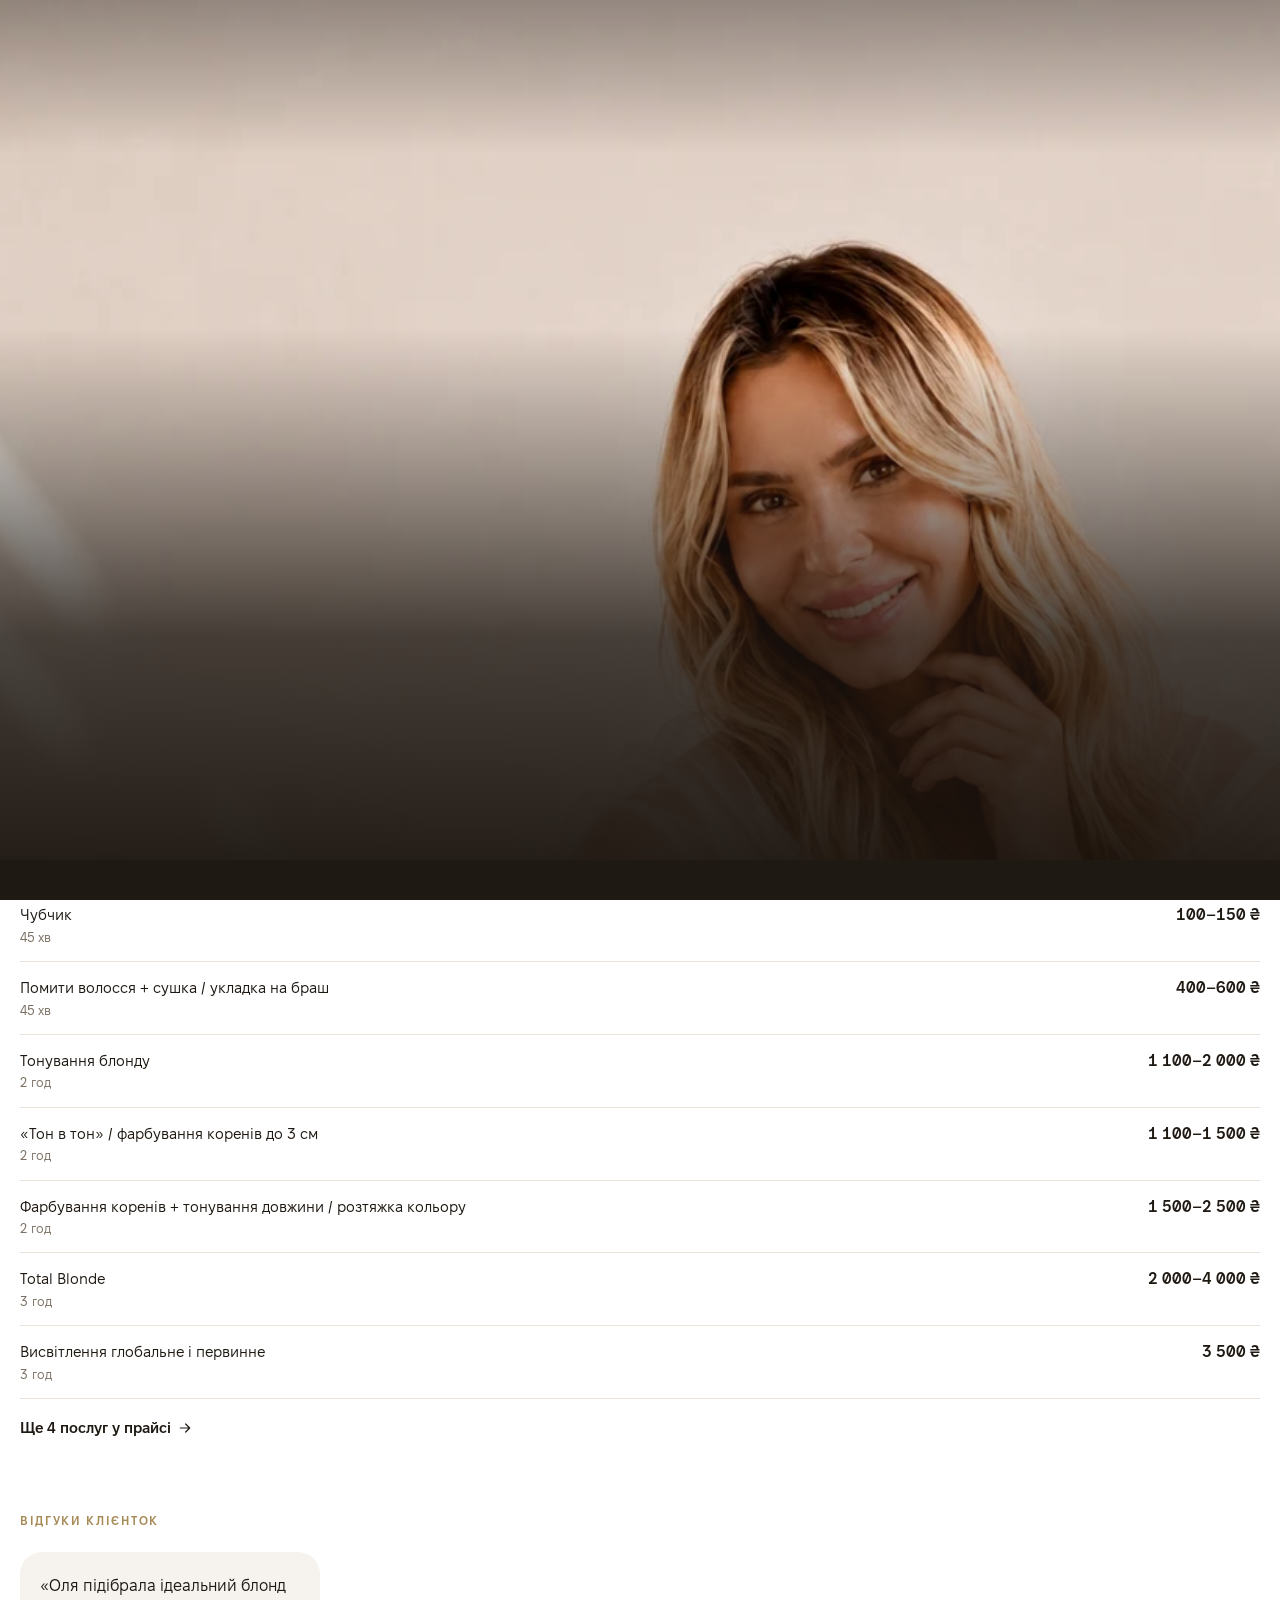
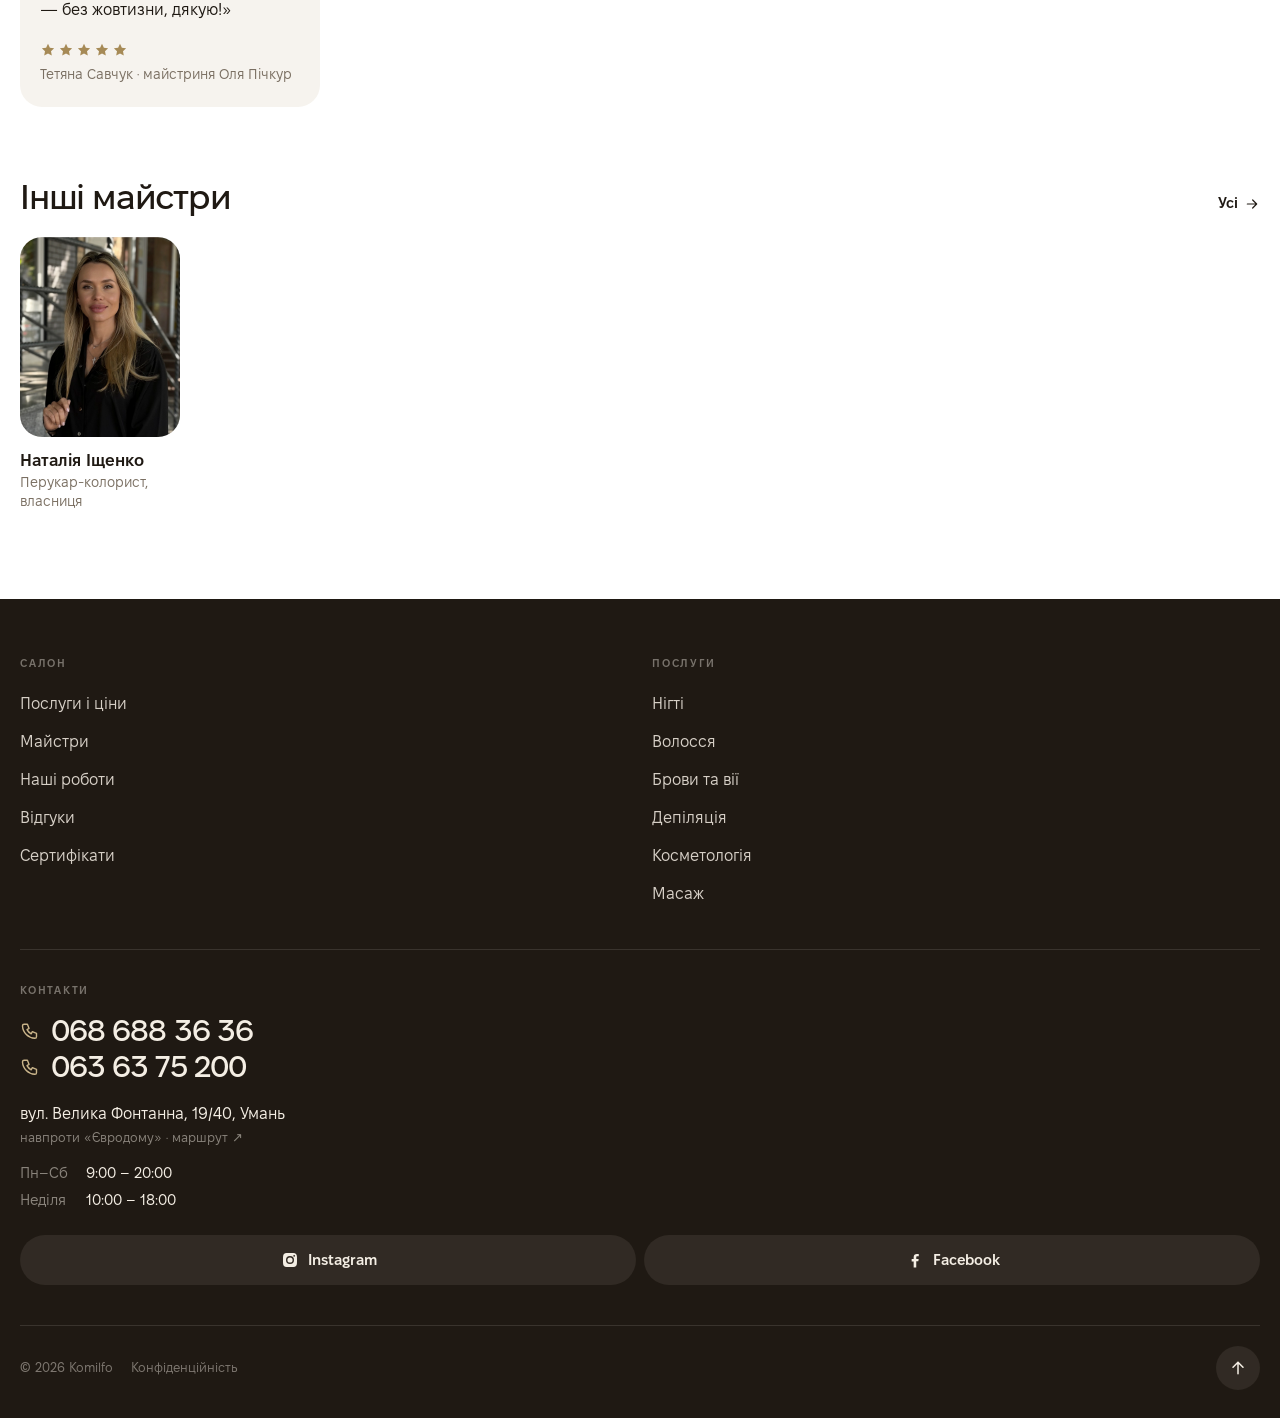
<file: majster-olia-pichkur.html>
<!doctype html>
<html lang="uk">
<head>
<meta charset="utf-8">
<meta name="viewport" content="width=device-width, initial-scale=1, viewport-fit=cover">
<meta name="robots" content="noindex">
<title>Оля Пічкур — Komilfo</title>
<meta name="description" content="Оля Пічкур — майстер салону краси Komilfo в Умані. Послуги, ціни та онлайн-запис.">
<meta property="og:type" content="website">
<meta property="og:site_name" content="Komilfo">
<meta property="og:title" content="Оля Пічкур — Komilfo">
<meta property="og:description" content="Оля Пічкур — майстер салону краси Komilfo в Умані. Послуги, ціни та онлайн-запис.">
<meta property="og:image" content="https://qwxdt.github.io/komilfo-preview/a/og.jpg">
<meta property="og:image:width" content="1200">
<meta property="og:image:height" content="630">
<meta name="twitter:card" content="summary_large_image">
<link rel="icon" href="a/favicon.svg" type="image/svg+xml">
<link rel="preload" href="a/f/FixelDisplay-SemiBold.woff2" as="font" type="font/woff2" crossorigin>
<script>(()=>{const h=document.documentElement;h.classList.add('js');
if('scrollRestoration' in history)history.scrollRestoration='manual';
let nt='navigate';try{nt=performance.getEntriesByType('navigation')[0].type}catch(e){}
let seen=false;try{seen=sessionStorage.getItem('kf-in')==='1'}catch(e){}
if((nt==='reload'||!seen)&&!matchMedia('(prefers-reduced-motion: reduce)').matches){h.classList.add('ld');h.style.background='#1F1913'}
if(nt==='reload'&&location.hash)history.replaceState(null,'',location.pathname+location.search);
})()</script>
<style>@font-face{font-family:Fixel;src:url(a/f/FixelText-Regular.woff2) format("woff2");font-weight:400;font-display:swap}
@font-face{font-family:Fixel;src:url(a/f/FixelText-Medium.woff2) format("woff2");font-weight:500;font-display:swap}
@font-face{font-family:Fixel;src:url(a/f/FixelText-SemiBold.woff2) format("woff2");font-weight:600;font-display:swap}
@font-face{font-family:Fixel;src:url(a/f/FixelText-Bold.woff2) format("woff2");font-weight:700;font-display:swap}
@font-face{font-family:FixelD;src:url(a/f/FixelDisplay-Medium.woff2) format("woff2");font-weight:500;font-display:swap}
@font-face{font-family:FixelD;src:url(a/f/FixelDisplay-SemiBold.woff2) format("woff2");font-weight:600;font-display:swap}
:root{--bg:#fff;--soft:#F6F3EE;--fg:#1F1913;--mute:#7A6F62;--line:#E9E3D8;--gold:#A68A56;--dark:#1F1913;--ivory:#F4EEE4;--pad:20px;--r:22px;--ease:cubic-bezier(.22,1,.36,1)}
*{box-sizing:border-box;margin:0;padding:0}
html{-webkit-text-size-adjust:100%;scroll-behavior:smooth;scroll-padding-top:132px}
body{background:var(--bg);color:var(--fg);font:400 16px/1.5 Fixel,system-ui,sans-serif;-webkit-font-smoothing:antialiased;overflow-x:hidden}
a{color:inherit;text-decoration:none;-webkit-tap-highlight-color:transparent}
img{display:block;max-width:100%}
svg{width:18px;height:18px;flex:none}
ul,ol{list-style:none}
.wrap{padding:0 var(--pad)}
.over{font-size:12px;letter-spacing:.14em;text-transform:uppercase;color:var(--gold);font-weight:600}
h1,h2{font-family:FixelD,Fixel,sans-serif;font-weight:500;letter-spacing:-.035em}
h2{font-size:34px;line-height:1.05;text-wrap:balance}
.sub{color:var(--mute);font-size:15px;line-height:1.5;margin-top:8px}
.link{display:inline-flex;align-items:center;gap:6px;font-weight:600;font-size:15px;white-space:nowrap}
.link svg{width:16px;height:16px}
section{padding-top:72px}
.head{display:flex;align-items:flex-end;justify-content:space-between;padding:0 var(--pad);margin-bottom:22px;gap:16px}

/* header: burger left · logo center · phone right */
.hdr{position:fixed;top:0;left:0;right:0;z-index:50;display:grid;grid-template-columns:1fr auto 1fr;align-items:center;padding:8px calc(var(--pad) - 12px);padding-top:calc(8px + env(safe-area-inset-top));color:var(--fg);transition:background .35s,color .35s,box-shadow .35s,transform .45s var(--ease)}
.logo{font-family:FixelD,Fixel,sans-serif;font-size:24px;font-weight:600;letter-spacing:.01em;justify-self:center;transition:transform .5s var(--ease)}
.burger{justify-self:start;position:relative;width:48px;height:48px;display:grid;place-items:center;background:none;border:0;padding:0;color:inherit;cursor:pointer;-webkit-tap-highlight-color:transparent}
.burger span{position:absolute;left:12px;height:2px;border-radius:2px;background:currentColor;transition:transform .5s var(--ease),width .5s var(--ease),top .5s var(--ease)}
.burger span:nth-child(1){top:19px;width:24px}
.burger span:nth-child(2){top:27px;width:15px}
.burger:active span{width:24px}
.menu-open .burger span:nth-child(1){top:23px;width:24px;transform:rotate(45deg)}
.menu-open .burger span:nth-child(2){top:23px;width:24px;transform:rotate(-45deg)}
.hcall svg{width:23px;height:23px;transform-origin:50% 60%;animation:ring 5s var(--ease) 2s infinite}
@keyframes ring{0%,80%,100%{transform:none}83%{transform:rotate(-14deg)}86%{transform:rotate(12deg)}89%{transform:rotate(-9deg)}92%{transform:rotate(6deg)}95%{transform:rotate(0)}}
.wave{position:absolute;left:50%;top:50%;width:34px;height:34px;margin:-17px 0 0 -17px;border-radius:50%;background:currentColor;opacity:0;pointer-events:none;animation:wave 5s ease-out 2s infinite}
.wave.w2{animation-delay:2.25s}
@keyframes wave{0%,80%{transform:scale(.4);opacity:0}84%{opacity:.16}100%{transform:scale(1.35);opacity:0}}
.hcall:active svg{transform:scale(.88)}
.hdr.ovr{color:#fff}
.hdr.ovr:before{content:"";position:absolute;inset:0 0 -24px;background:linear-gradient(rgba(24,18,13,.35),rgba(24,18,13,0));pointer-events:none;z-index:-1;transition:opacity .35s}
.hdr.flat,.hdr.solid{background:rgba(255,255,255,.9);backdrop-filter:saturate(1.4) blur(16px);-webkit-backdrop-filter:saturate(1.4) blur(16px);color:var(--fg);box-shadow:0 1px 0 var(--line)}
.hdr.solid:before{opacity:0}
.menu-open .hdr{background:transparent!important;box-shadow:none!important;backdrop-filter:none!important;-webkit-backdrop-filter:none!important;color:var(--ivory)}
.menu-open .hdr:before{opacity:0}
body.p-solid main{padding-top:64px}

/* menu: circular reveal from the burger */
.menu{position:fixed;inset:0;z-index:40;background:var(--dark);color:var(--ivory);clip-path:circle(0 at 32px 34px);visibility:hidden;transition:clip-path .7s cubic-bezier(.7,0,.2,1),visibility 0s .7s;overflow:hidden}
.menu-open .menu{clip-path:circle(150% at 32px 34px);visibility:visible;transition:clip-path .8s cubic-bezier(.7,0,.2,1)}
.menu-open{overflow:hidden}
.mbg{position:absolute;inset:0;opacity:0;transition:opacity 1.2s var(--ease) .2s}
.mbg img{width:100%;height:100%;object-fit:cover;filter:grayscale(.3) brightness(.85);transform:scale(1.12);transition:transform 2.4s var(--ease)}
.mbg:after{content:"";position:absolute;inset:0;background:linear-gradient(rgba(31,25,19,.93),rgba(31,25,19,.86) 50%,rgba(31,25,19,.97))}
.menu-open .mbg{opacity:1}.menu-open .mbg img{transform:scale(1)}
.min{position:relative;height:100%;display:flex;flex-direction:column;padding:calc(84px + env(safe-area-inset-top)) var(--pad) calc(22px + env(safe-area-inset-bottom));overflow-y:auto}
.menu ol{flex:1;display:flex;flex-direction:column;justify-content:center;align-items:center;text-align:center;padding:8px 0 24px}
.menu li{overflow:hidden}
.menu li a{display:flex;justify-content:center;padding:6px 0;font-family:FixelD,Fixel,sans-serif;font-size:clamp(38px,12.4vw,54px);font-weight:500;letter-spacing:-.035em;line-height:1.12;transform:translateY(105%);transition:transform .5s var(--ease),color .3s}
.menu li small{font:600 11px Fixel,sans-serif;color:var(--gold);letter-spacing:.1em;width:18px;flex:none;transform:translateY(-.9em)}
.menu li a span{background:linear-gradient(currentColor,currentColor) 50% 100%/0 2px no-repeat;transition:background-size .5s var(--ease)}
.menu li a.cur{color:#E9D9B8}
.menu li a.cur span{background-size:100% 2px}
.menu li a:active span{background-size:100% 2px}
.menu-open .menu li a{transform:none;transition:transform .9s var(--ease)}
.menu-open .menu li:nth-child(1) a{transition-delay:.22s}.menu-open .menu li:nth-child(2) a{transition-delay:.27s}.menu-open .menu li:nth-child(3) a{transition-delay:.32s}.menu-open .menu li:nth-child(4) a{transition-delay:.37s}.menu-open .menu li:nth-child(5) a{transition-delay:.42s}.menu-open .menu li:nth-child(6) a{transition-delay:.47s}
.mchips,.mbot{opacity:0;transform:translateY(16px);transition:opacity .3s,transform .3s}
.menu-open .mchips,.menu-open .mbot{opacity:1;transform:none;transition:opacity .8s var(--ease) .5s,transform .8s var(--ease) .5s}
.menu-open .mbot{transition-delay:.58s}
.mchips{display:flex;flex-wrap:wrap;gap:6px;margin:22px 0 26px}
.mchips a{height:34px;padding:0 13px;border-radius:999px;background:rgba(244,238,228,.09);display:flex;align-items:center;font-size:13px;font-weight:600;color:rgba(244,238,228,.85)}
.mcta{width:100%;background:var(--ivory);color:var(--fg);justify-content:space-between;padding:0 8px 0 24px;height:58px}
.mcta svg{width:42px;height:42px;padding:12px;border-radius:50%;background:var(--fg);color:var(--ivory);transition:transform .4s var(--ease)}
.mcta:active svg{transform:translateX(4px)}
.mrow{display:flex;flex-direction:column;align-items:center;gap:14px;text-align:center;padding-top:22px;border-top:1px solid rgba(244,238,228,.12)}
.mtel{display:block;font-family:FixelD,Fixel,sans-serif;font-size:26px;font-weight:500;letter-spacing:-.03em;line-height:1.1}
.mopen{display:flex;align-items:center;justify-content:center;gap:7px;margin-top:6px;font-size:13px;color:rgba(244,238,228,.6)}
.mopen i{width:7px;height:7px;border-radius:50%;background:#B9A88E;flex:none}
.mopen.on i{background:#7FD49A;box-shadow:0 0 0 0 rgba(127,212,154,.6);animation:pulse 2s infinite}
@keyframes pulse{70%{box-shadow:0 0 0 7px rgba(127,212,154,0)}100%{box-shadow:0 0 0 0 rgba(127,212,154,0)}}
.maddr{font-size:13px;color:rgba(244,238,228,.45);margin-top:10px;text-align:center}

/* buttons */
.btns{display:flex;gap:10px;margin-top:24px}
.btn{height:54px;border-radius:999px;display:inline-flex;align-items:center;justify-content:center;gap:8px;font-weight:700;font-size:16px;padding:0 24px;transition:transform .15s}
.btn:active{transform:scale(.97)}
.btn.w{background:#fff;color:var(--fg);flex:1}
.btn.g{background:rgba(255,255,255,.16);color:#fff;backdrop-filter:blur(10px);-webkit-backdrop-filter:blur(10px);width:54px;padding:0;border:1px solid rgba(255,255,255,.2)}
.btn.d{background:var(--fg);color:#fff;width:100%;margin-top:28px}
.btn.o{border:1.5px solid var(--fg);color:var(--fg);flex:1;height:52px;font-size:15px}

/* hero (variant 1 + deep darkening of variant 3) */
.hero{position:relative;height:100svh;min-height:600px;max-height:860px;overflow:hidden;background:#2a211a;padding:0}
.hero img{position:absolute;inset:0;width:100%;height:100%;object-fit:cover;object-position:100% 0%;transform:scale(1.1);transform-origin:100% 0%}
@keyframes kb{from{transform:scale(1.08)}to{transform:scale(1)}}
.hero:after{content:"";position:absolute;inset:0;background:linear-gradient(to top,rgba(24,18,13,.94) 0%,rgba(24,18,13,.78) 26%,rgba(24,18,13,.34) 46%,rgba(24,18,13,0) 62%),linear-gradient(to bottom,rgba(24,18,13,.38),rgba(24,18,13,0) 18%)}
.hero .txt{position:absolute;left:0;right:0;bottom:0;z-index:2;padding:0 var(--pad) calc(24px + env(safe-area-inset-bottom));color:#fff}
.hero .kick{font-size:12px;letter-spacing:.16em;text-transform:uppercase;font-weight:600;color:#E9D9B8}
.hero h1{font-size:clamp(30px,11.2vw,48px);line-height:1;margin-top:12px;letter-spacing:-.04em;white-space:nowrap}
.hero h1 i{font-style:normal;color:#E9D9B8}
.hero .meta{display:flex;align-items:center;gap:6px;margin-top:16px;font-size:clamp(10.5px,3.3vw,14px);white-space:nowrap;color:rgba(255,255,255,.74)}
.hero .meta svg{width:15px;height:15px}
.hero .txt>*{animation:up .8s var(--ease) both}
.hero .txt>:nth-child(2){animation-delay:.08s}.hero .txt>:nth-child(3){animation-delay:.16s}.hero .txt>:nth-child(4){animation-delay:.24s}.hero .txt>:nth-child(5){animation-delay:.32s}
@keyframes up{from{opacity:0;transform:translateY(18px)}to{opacity:1;transform:none}}

/* category chips under hero */
.cats-s{padding-top:20px}
.cats{display:flex;gap:8px;overflow-x:auto;padding:0 var(--pad);scrollbar-width:none}
.cats::-webkit-scrollbar{display:none}
.cat{flex:none;display:flex;align-items:center;gap:10px;height:56px;padding:0 14px 0 6px;border-radius:999px;background:var(--soft);font-weight:600;font-size:15px;white-space:nowrap}
.cat img{width:44px;height:44px;border-radius:50%;object-fit:cover}
.cat svg{width:14px;height:14px;color:var(--mute)}

/* rails */
.rail{display:flex;gap:12px;overflow-x:auto;scroll-snap-type:x mandatory;padding:0 var(--pad);scrollbar-width:none;scroll-padding:0 var(--pad)}
.rail::-webkit-scrollbar{display:none}
.rail>*{scroll-snap-align:start;flex:0 0 auto}
.svc{width:min(272px,74vw)}
.svc .ph{aspect-ratio:4/5;border-radius:var(--r);overflow:hidden;background:var(--soft)}
.svc .ph img{width:100%;height:100%;object-fit:cover}
.svc h3{font-size:18px;font-weight:600;line-height:1.3;margin-top:14px}
.svc .p{font-size:15px;margin-top:4px;color:var(--mute)}
.mst{width:min(200px,52vw)}
.mst.sm{width:min(160px,42vw)}
.mst .ph{aspect-ratio:4/5;border-radius:var(--r);overflow:hidden;background:var(--soft)}
.mst .ph img{width:100%;height:100%;object-fit:cover}
.mst h3{font-size:17px;font-weight:600;margin-top:12px;line-height:1.3}
.mst .r{font-size:14px;color:var(--mute);margin-top:2px;line-height:1.35}

/* tier switch (CSS only) */
.lvi{position:absolute;opacity:0;pointer-events:none}
.seg{position:relative;display:grid;grid-template-columns:repeat(3,1fr);background:var(--soft);border-radius:999px;padding:4px;margin-top:22px}
.seg.n2{grid-template-columns:repeat(2,1fr)}
.seg label{position:relative;z-index:1;height:44px;display:grid;place-items:center;font-weight:600;font-size:15px;cursor:pointer;color:var(--mute);transition:color .25s}
.seg i{position:absolute;top:4px;bottom:4px;left:4px;width:calc((100% - 8px)/3);border-radius:999px;background:var(--fg);transition:transform .35s var(--ease)}
.seg.n2 i{width:calc((100% - 8px)/2)}
.lv1:checked~.seg i{transform:translateX(100%)}
.lv2:checked~.seg i{transform:translateX(200%)}
.lv0:checked~.seg label:nth-child(1),.lv1:checked~.seg label:nth-child(2),.lv2:checked~.seg label:nth-child(3){color:#fff}
.lvi:focus-visible~.seg{outline:2px solid var(--gold);outline-offset:2px}
.t{display:none}
.lv0:checked~* .t0,.lv1:checked~* .t1,.lv2:checked~* .t2,.lv0:checked~.t0,.lv1:checked~.t1,.lv2:checked~.t2{display:inline;animation:fade .3s}
.who.t{font-size:14px;color:var(--mute);margin-top:14px}
.lv0:checked~.who.t0,.lv1:checked~.who.t1,.lv2:checked~.who.t2{display:block}
@keyframes fade{from{opacity:0}to{opacity:1}}

/* price list */
.pl{margin-top:18px;border-top:1px solid var(--line)}
.pl li{display:flex;justify-content:space-between;align-items:baseline;gap:16px;padding:15px 0;border-bottom:1px solid var(--line);font-size:15px;line-height:1.35}
.pl .n{flex:1;min-width:0}
.pl small{display:block;color:var(--mute);font-size:13px;margin-top:3px}
.pl .pr{font-weight:600;white-space:nowrap;font-size:16px;font-variant-numeric:tabular-nums;text-align:right}
.tag{display:inline-block;margin-top:5px;font-size:11px;font-weight:600;letter-spacing:.04em;color:var(--gold);background:#F6EFE2;border-radius:6px;padding:2px 7px}
.note{font-size:13px;color:var(--mute);margin-top:12px;line-height:1.45}
.hint{font-size:13px;color:var(--mute);margin-top:10px}

/* levels box on home */
.lvls{padding-left:var(--pad);padding-right:var(--pad)}
.lbox{background:var(--soft);border-radius:28px;padding:30px 20px 22px}
.lbox h2{margin-top:10px;font-size:30px}
.lbox .seg{background:#fff}
.lbox .pl{border-color:#E4DCCE}.lbox .pl li{border-color:#E4DCCE}
.lbox.plain .btn{margin-top:24px;width:100%;flex:none}

/* works */
.works{display:grid;grid-template-columns:1fr 1fr;gap:8px;padding:0 var(--pad)}
.works img{width:100%;height:100%;object-fit:cover;border-radius:16px}
.works .t{grid-row:span 2;aspect-ratio:3/5.2}
.works .s{aspect-ratio:1}

/* reviews */
.score{display:flex;align-items:center;gap:16px;margin-top:12px}
.score b{font-family:FixelD,Fixel,sans-serif;font-size:64px;font-weight:500;line-height:1;letter-spacing:-.04em}
.score span{display:block;font-size:14px;color:var(--mute);margin-top:4px}
.stars{display:inline-flex;gap:2px;color:var(--gold)}
.stars svg{width:16px;height:16px}.stars svg.off{color:#E4DCCE}
.qs{display:flex;gap:12px;overflow-x:auto;scroll-snap-type:x mandatory;padding:22px var(--pad) 0;scroll-padding:0 var(--pad);scrollbar-width:none}
.qs:after{content:'';flex:0 0 1px}
.qs::-webkit-scrollbar{display:none}
.q{flex:0 0 min(300px,80vw);scroll-snap-align:start;background:var(--soft);border-radius:var(--r);padding:22px 20px;display:flex;flex-direction:column;justify-content:space-between;gap:20px}
.q blockquote{font-size:16px;line-height:1.5}
.q figcaption{display:flex;flex-direction:column;gap:6px;font-size:14px;color:var(--mute)}
.q .qn{color:var(--ink);font-weight:500;font-size:15px}
.q .qd{display:flex;align-items:center;gap:6px;font-size:13px}
.q .gg{width:14px;height:14px;flex:none}
.revs .wrap+.wrap{margin-top:20px}
.revs>.wrap:last-child{margin-top:20px}

/* about */
.about .big{font-family:FixelD,Fixel,sans-serif;font-weight:500;font-size:28px;line-height:1.2;letter-spacing:-.03em;margin-top:12px;text-wrap:pretty}
.about .big em{font-style:normal;color:var(--gold)}
.about .pic{position:relative;margin:28px var(--pad) 0;border-radius:var(--r);overflow:hidden;aspect-ratio:4/3}
.about .pic img{width:100%;height:100%;object-fit:cover;display:block}
.about .ptag{position:absolute;left:12px;bottom:12px;font-size:12px;font-weight:500;color:var(--fg);background:rgba(255,255,255,.88);-webkit-backdrop-filter:blur(8px);backdrop-filter:blur(8px);border-radius:999px;padding:6px 11px;white-space:nowrap}
.js .about .pic.rv{opacity:1;transform:none;clip-path:inset(10% 6% 10% 6% round var(--r));transition:clip-path 1s var(--ease)}
.js .about .pic.rv img{transform:scale(1.08);transition:transform 1.2s var(--ease)}
.js .about .pic.rv .ptag{opacity:0;transform:translateY(6px);transition:opacity .5s .6s var(--ease),transform .5s .6s var(--ease)}
.js .about .pic.rv.in{clip-path:inset(0 0 0 0 round var(--r))}
.js .about .pic.rv.in img{transform:none}
.js .about .pic.rv.in .ptag{opacity:1;transform:none}
.facts{display:grid;grid-template-columns:repeat(3,1fr);padding:28px var(--pad) 0}
.facts>div{padding:0 12px;border-left:1px solid rgba(166,138,86,.45)}
.facts>div:first-child{padding-left:0;border-left:0}
.facts b{display:block;font-family:FixelD,Fixel,sans-serif;font-weight:500;font-size:40px;line-height:1;letter-spacing:-.04em;white-space:nowrap}
.facts small{display:block;margin-top:6px;font-size:13px;color:var(--mute)}

/* certificate */
.cert{margin:0 var(--pad);background:var(--soft);border-radius:28px;padding:32px 22px 24px;overflow:hidden}
.cert h2{margin-top:10px}
.card{margin:30px auto 0;width:100%;aspect-ratio:1.6;border-radius:18px;background:linear-gradient(140deg,#2A221A,#14100C);color:var(--ivory);padding:20px 22px;display:flex;flex-direction:column;justify-content:space-between;box-shadow:0 30px 60px -24px rgba(31,25,19,.55);transform:rotate(-4deg);transition:transform .8s var(--ease)}
.cert.in .card{transform:rotate(-2deg)}
.card .l{font-family:FixelD,Fixel,sans-serif;font-size:30px;font-weight:600;line-height:1}
.card .l i{display:inline-block;font-style:normal;font-synthesis:none;transform:skewX(-12deg);padding:0 .1em 0 .02em;letter-spacing:-.01em;background:linear-gradient(100deg,#F4EEE4 30%,#E2CC9E 50%,#F4EEE4 70%) 0 0/250% 100%;-webkit-background-clip:text;background-clip:text;color:transparent;animation:shine 6s ease-in-out infinite}
.card .lsub{display:block;margin-top:8px;font:600 10px Fixel,sans-serif;letter-spacing:.24em;text-transform:uppercase;color:rgba(244,238,228,.45)}
@keyframes shine{0%,60%{background-position:100% 0}100%{background-position:-50% 0}}
.card .row{display:flex;justify-content:space-between;align-items:flex-end;font-size:12px;letter-spacing:.12em;text-transform:uppercase;color:rgba(244,238,228,.6)}
.card .row{gap:10px}
.card .row b{white-space:nowrap;font-family:FixelD,Fixel,sans-serif;font-size:clamp(26px,8.6vw,34px);font-weight:500;letter-spacing:0;text-transform:none;color:var(--ivory)}

/* contacts */
.map{display:block;margin:0 var(--pad);border-radius:var(--r);overflow:hidden;aspect-ratio:4/3.4;position:relative;background:var(--soft)}
.map img{width:100%;height:100%;object-fit:cover}
.pin{position:absolute;left:50%;top:50%;transform:translate(-50%,calc(-100% - 14px));background:var(--fg);color:#fff;font-size:14px;font-weight:700;padding:9px 14px;border-radius:12px;white-space:nowrap;box-shadow:0 8px 20px -6px rgba(0,0,0,.35)}
.pin:after{content:"";position:absolute;left:50%;bottom:-6px;margin-left:-6px;border:6px solid transparent;border-bottom:0;border-top-color:var(--fg)}
.dot{position:absolute;left:50%;top:50%;width:16px;height:16px;margin:-8px 0 0 -8px;border-radius:50%;background:var(--fg);box-shadow:0 0 0 5px #fff}
.osm{position:absolute;right:10px;bottom:8px;font-size:10px;color:#9a9086}
.info{padding:24px var(--pad) 0}
.info .addr{font-size:22px;font-weight:600;line-height:1.3;letter-spacing:-.02em}
.info .sub{margin-top:2px}
.hours{margin-top:20px;display:grid;grid-template-columns:auto 1fr;gap:6px 22px;font-size:16px}
.hours dt{color:var(--mute)}
.tel{display:flex;width:fit-content;align-items:center;gap:12px;white-space:nowrap;font-family:FixelD,Fixel,sans-serif;font-size:32px;font-weight:500;line-height:1.2;letter-spacing:-.03em;margin-top:20px}
.tel svg{width:.7em;height:.7em;flex:none;color:var(--gold)}
.tel+.tel{margin-top:0}
.row2{display:flex;gap:10px;margin-top:24px}

/* footer */
.foot{margin-top:88px;background:var(--dark);color:var(--ivory);padding:56px var(--pad) calc(28px + env(safe-area-inset-bottom));overflow:hidden}
.foot h4{font-size:11px;letter-spacing:.16em;text-transform:uppercase;font-weight:600;color:rgba(244,238,228,.42);margin-bottom:14px}
.fcta h2{margin-top:0;font-size:38px;line-height:1.04}
.fcta h2 i{font-style:normal;color:#E9D9B8}
.fcta .mcta{margin-top:26px}
.fcols{display:grid;grid-template-columns:1fr 1fr;gap:24px;margin-top:52px;padding-top:32px;border-top:1px solid rgba(244,238,228,.12)}
.foot>.fcols:first-child{margin-top:0;padding-top:0;border-top:0}
.fcol a{display:block;padding:7px 0;font-size:16px;color:rgba(244,238,228,.86);transition:color .2s}
.fcol a:active{color:#E9D9B8}
.fcon{margin-top:36px;padding-top:32px;border-top:1px solid rgba(244,238,228,.12)}
.ftel{display:flex;width:fit-content;align-items:center;gap:11px;white-space:nowrap;font-family:FixelD,Fixel,sans-serif;font-size:30px;font-weight:500;letter-spacing:-.03em;line-height:1.2}
.ftel svg{width:.66em;height:.66em;flex:none;color:#C9B48A}
.faddr{display:block;margin-top:18px;font-size:16px;line-height:1.4}
.faddr small{display:block;font-size:13px;color:rgba(244,238,228,.5);margin-top:3px}
.fhrs{display:grid;grid-template-columns:auto 1fr;gap:4px 18px;margin-top:16px;font-size:15px}
.fhrs dt{color:rgba(244,238,228,.5)}
.fsoc{display:flex;gap:8px;margin-top:24px}
.fsoc a{flex:1;display:flex;align-items:center;justify-content:center;gap:8px;height:50px;border-radius:999px;background:rgba(244,238,228,.08);font-weight:600;font-size:15px;transition:background .25s,transform .2s}
.fsoc a:active{transform:scale(.97);background:rgba(244,238,228,.14)}
.fsoc svg{width:20px;height:20px}
.fword{display:block;font-family:FixelD,Fixel,sans-serif;font-weight:600;font-size:24vw;line-height:.9;letter-spacing:-.045em;margin:52px 0 0;padding:0 .14em 0 .04em;white-space:nowrap;text-align:center;color:transparent;background:linear-gradient(180deg,rgba(244,238,228,.92),rgba(244,238,228,.12));-webkit-background-clip:text;background-clip:text;font-style:normal;font-synthesis:none;transform:skewX(-12deg)}
.flegal{display:flex;align-items:center;gap:18px;margin-top:40px;padding-top:20px;border-top:1px solid rgba(244,238,228,.12);font-size:13px;color:rgba(244,238,228,.45)}
.flegal .ftop{margin-left:auto;width:44px;height:44px;display:grid;place-items:center;border-radius:50%;background:rgba(244,238,228,.08);color:var(--ivory)}
.flegal .ftop svg{width:20px;height:20px;transition:transform .4s var(--ease)}
.flegal .ftop:active svg{transform:translateY(-4px)}

/* sticky CTA */
.sticky{position:fixed;left:12px;right:12px;bottom:calc(12px + env(safe-area-inset-bottom));z-index:15;display:flex;gap:8px;padding:6px;border-radius:999px;background:rgba(31,25,19,.92);backdrop-filter:blur(14px);-webkit-backdrop-filter:blur(14px);box-shadow:0 12px 30px -10px rgba(0,0,0,.45);transition:transform .4s var(--ease),opacity .3s;opacity:0;transform:translateY(130%);pointer-events:none}
.show-sticky .sticky{opacity:1;transform:none;pointer-events:auto}
.sticky a{height:48px;border-radius:999px;display:flex;align-items:center;justify-content:center;font-weight:700;font-size:15px}
.sticky .b{flex:1;background:#fff;color:var(--fg);padding:0 12px;white-space:nowrap;overflow:hidden;text-overflow:ellipsis}
.sticky .c{width:48px;color:#fff}
.sticky .c svg{width:20px;height:20px}

/* inner page top + tabs */
.top{padding:28px var(--pad) 0}
.top h1{font-size:44px;line-height:1;letter-spacing:-.04em}
.tabsw{position:sticky;top:calc(68px + env(safe-area-inset-top));z-index:10;background:rgba(255,255,255,.94);backdrop-filter:blur(14px);-webkit-backdrop-filter:blur(14px);margin-top:22px;border-bottom:1px solid var(--line)}
.tabs{display:flex;gap:6px;overflow-x:auto;padding:10px var(--pad);scrollbar-width:none}
.tabs::-webkit-scrollbar{display:none}
.tab{flex:none;height:38px;padding:0 16px;border-radius:999px;background:var(--soft);display:flex;align-items:center;font-weight:600;font-size:14px;white-space:nowrap;transition:background .2s,color .2s}
.tab.on{background:var(--fg);color:#fff}

/* services page */
.cat-sec{padding-top:44px}
.cover{position:relative;margin:0 var(--pad);border-radius:var(--r);overflow:hidden;aspect-ratio:16/10;background:var(--soft)}
.cover img{width:100%;height:100%;object-fit:cover}
.cover:after{content:"";position:absolute;inset:0;background:linear-gradient(to top,rgba(24,18,13,.75),rgba(24,18,13,0) 60%)}
.ct{position:absolute;left:18px;right:18px;bottom:16px;z-index:1;color:#fff;display:flex;justify-content:space-between;align-items:flex-end;gap:12px}
.ct h2{font-size:30px}
.ct span{font-size:13px;color:rgba(255,255,255,.8);white-space:nowrap;padding-bottom:4px}
.faces{display:flex;align-items:center;gap:12px;margin:14px var(--pad) 0;padding:10px 14px 10px 10px;border-radius:999px;background:var(--soft);font-size:14px;font-weight:600}
.faces span:nth-child(2){flex:1}
.fc{display:flex}
.fc img{width:32px;height:32px;border-radius:50%;object-fit:cover;border:2px solid var(--soft);margin-left:-8px}
.fc img:first-child{margin-left:0}
.faces svg{width:15px;height:15px;color:var(--mute)}
.grp{position:relative;padding:30px var(--pad) 0}
.gh h3{font-size:21px;font-weight:600;letter-spacing:-.015em}
.grp .seg{margin-top:14px}
.cat-sec>.wrap .btn{margin-top:26px}
.rules{padding-top:56px}
.rules h3{font-size:21px;font-weight:600}

/* masters page */
.mg{padding-top:40px}
.gh2{display:flex;align-items:baseline;gap:10px;padding:0 var(--pad);margin-bottom:18px}
.gh2 h2{font-size:30px}
.gh2 span{font-size:15px;color:var(--mute);font-weight:600}
.mgrid{display:grid;grid-template-columns:1fr 1fr;gap:24px 12px;padding:0 var(--pad)}
.m .ph{position:relative;aspect-ratio:4/5;border-radius:20px;overflow:hidden;background:var(--soft)}
.m .ph img{width:100%;height:100%;object-fit:cover}
.lvb{position:absolute;left:10px;top:10px;z-index:1;font-size:12px;font-weight:700;padding:5px 10px;border-radius:999px;background:rgba(255,255,255,.92);color:var(--fg)}
.m h3{font-size:16px;font-weight:600;margin-top:10px;line-height:1.3}
.m .r{font-size:13px;color:var(--mute);margin-top:2px;line-height:1.35}
.mg+.lvls{padding-top:56px}

/* master profile */
.phero{position:relative;height:min(78svh,640px);min-height:480px;overflow:hidden;padding:0;background:var(--soft)}
.phero img{position:absolute;inset:0;width:100%;height:100%;object-fit:cover;animation:kb 14s var(--ease) both}
.phero:after{content:"";position:absolute;inset:0;background:linear-gradient(to top,rgba(24,18,13,.9) 0%,rgba(24,18,13,.55) 24%,rgba(24,18,13,0) 50%),linear-gradient(to bottom,rgba(24,18,13,.35),rgba(24,18,13,0) 20%)}
.phero .txt{position:absolute;left:var(--pad);right:var(--pad);bottom:24px;z-index:2;color:#fff}
.phero .lvb{position:static;display:inline-block;margin-bottom:12px}
.phero h1{font-size:42px;line-height:1;letter-spacing:-.04em}
.phero p{margin-top:8px;color:rgba(255,255,255,.82);font-size:16px}
.backb{position:absolute;z-index:3;left:var(--pad);top:calc(72px + env(safe-area-inset-top));width:40px;height:40px;border-radius:50%;display:grid;place-items:center;background:rgba(255,255,255,.16);color:#fff;border:1px solid rgba(255,255,255,.2);backdrop-filter:blur(10px);-webkit-backdrop-filter:blur(10px)}
.pact .btn{margin-top:20px}
.psv{padding-top:48px}
.psv .head{margin-bottom:0}
.more{margin-top:18px}

/* reveal */
.js .rv{opacity:0;transform:translateY(22px);transition:opacity .8s var(--ease),transform .8s var(--ease)}
.js .rv.in{opacity:1;transform:none}
@media (prefers-reduced-motion:reduce){.menu li a,.mchips,.mbot{transform:none!important;opacity:1!important}*,*:before,*:after{animation:none!important;transition:none!important}.js .rv{opacity:1;transform:none}.js .about .pic.rv{clip-path:none}.js .about .pic.rv img,.js .about .pic.rv .ptag{transform:none;opacity:1}}
@media (max-width:359px){:root{--pad:16px}h2{font-size:30px}.top h1{font-size:38px}.tel{font-size:28px}.facts b{font-size:32px}.facts>div{padding:0 8px}.about .ptag{font-size:11px}.score b{font-size:54px}.phero h1{font-size:36px}}

/* header book button */
.hbook{justify-self:end;position:relative;overflow:hidden;display:flex;align-items:center;height:38px;padding:0 15px;margin-right:4px;border-radius:999px;background:var(--fg);color:var(--ivory);font-size:14px;font-weight:600;letter-spacing:-.01em;transition:background .35s,color .35s,transform .2s;-webkit-tap-highlight-color:transparent}
.hbook:after{content:"";position:absolute;top:0;bottom:0;left:-60%;width:40%;background:linear-gradient(100deg,transparent,rgba(255,255,255,.35),transparent);transform:skewX(-20deg);animation:sheen 5s ease-in-out 1.5s infinite}
@keyframes sheen{0%,75%{left:-60%}100%{left:130%}}
.hbook:active{transform:scale(.95)}
.hdr.ovr:not(.solid) .hbook{background:var(--ivory);color:var(--fg)}
.menu-open .hbook{background:var(--ivory)!important;color:var(--fg)!important}
@media (max-width:340px){.hbook{padding:0 12px;font-size:13px;height:36px}.logo{font-size:21px}}
@media (prefers-reduced-motion:reduce){.hbook:after{animation:none}}

@media (max-width:340px){.card .row span{font-size:10px}.cert .btn{font-size:14px;padding:0 16px}}

/* page loader v3: works flip inside an arch → arch opens into the hero (seamless) */
.ldr{display:none}
.ld .ldr{display:block;position:fixed;inset:0;z-index:100;background:var(--dark);color:var(--ivory);overflow:hidden}
.ld:not(.ld-end) body{overflow:hidden}
.lbx{position:absolute;left:0;top:0;width:100%;height:clamp(600px,100svh,860px);--aw:min(54vw,230px);--ah:calc(var(--aw)*1.38);--ay:calc(50% - var(--ah)/2 - 22px)}
.lgw{position:absolute;inset:0;overflow:hidden;clip-path:inset(calc(var(--ay) + var(--ah)) calc(50% - var(--aw)/2) calc(100% - var(--ay) - var(--ah)) calc(50% - var(--aw)/2) round calc(var(--aw)/2) calc(var(--aw)/2) 0 0);will-change:clip-path}
.lgh{position:absolute;inset:0}
.lgh img{position:absolute;inset:0;width:100%;height:100%;object-fit:cover;object-position:100% 0%;transform:scale(1.24);transform-origin:100% 0%}
.lgh:after{content:"";position:absolute;inset:0;opacity:0;background:linear-gradient(to top,rgba(24,18,13,.94) 0%,rgba(24,18,13,.78) 26%,rgba(24,18,13,.34) 46%,rgba(24,18,13,0) 62%),linear-gradient(to bottom,rgba(24,18,13,.38),rgba(24,18,13,0) 18%)}
.lga{position:absolute;left:calc(50% - var(--aw)/2);top:var(--ay);width:var(--aw);height:var(--ah);background:var(--dark)}
.lga img{position:absolute;inset:0;width:100%;height:100%;object-fit:cover;opacity:0;transform:scale(1.14)}
.lga img.on{opacity:1;transform:scale(1);transition:transform .7s var(--ease)}
.lh .lga{opacity:0;transition:opacity .22s}
.lk{position:absolute;left:0;right:0;top:calc(var(--ay) - 34px);text-align:center;font-size:10.5px;font-weight:500;letter-spacing:.42em;padding-left:.42em;text-transform:uppercase;color:rgba(244,238,228,.55);opacity:0;transform:translateY(8px)}
.lcap{position:absolute;left:calc(50% - var(--aw)/2);width:var(--aw);top:calc(var(--ay) + var(--ah) + 22px);display:flex;justify-content:space-between;align-items:baseline;opacity:0;transform:translateY(8px)}
.lcap:before{content:"";position:absolute;left:0;right:0;top:-11px;height:1px;background:rgba(244,238,228,.14)}
.lcap:after{content:"";position:absolute;left:0;right:0;top:-11px;height:1px;background:#C9A96E;transform-origin:0 50%;transform:scaleX(var(--p,0))}
.lnm{font-family:FixelD,Fixel,sans-serif;font-weight:600;font-size:21px;line-height:1;letter-spacing:.04em}
.lcnt{font-size:12px;font-weight:500;letter-spacing:.14em;font-variant-numeric:tabular-nums;color:#E9D9B8}
.ld-go .lgw{clip-path:inset(var(--ay) calc(50% - var(--aw)/2) calc(100% - var(--ay) - var(--ah)) calc(50% - var(--aw)/2) round calc(var(--aw)/2) calc(var(--aw)/2) 0 0);transition:clip-path .85s cubic-bezier(.65,0,.35,1)}
.ld-go .lk,.ld-go .lcap{opacity:1;transform:none;transition:opacity .6s .25s var(--ease),transform .8s .25s var(--ease)}
.ld-out .ldr{pointer-events:none}
.ld-out .lgw{clip-path:inset(0 0 0 0 round 0 0 0 0);transition:clip-path 1s cubic-bezier(.76,0,.24,1)}
.ld-out .lgh img{transform:scale(1.1);transition:transform 1.1s cubic-bezier(.76,0,.24,1)}
.ld-out .lgh:after{opacity:1;transition:opacity .7s .3s}
.ld-out .lk,.ld-out .lcap{opacity:0;transform:translateY(-10px);transition:opacity .3s,transform .5s var(--ease)}
.ld-nh.ld-out .ldr{opacity:0;transition:opacity .5s .45s}
.ld-end .ldr{opacity:0;transition:opacity .35s}
/* hero entrance after loader */
.ld .hero .txt>*,.ldd .hero .txt>*{animation:none}
.ld:not(.ld-out) .phero img{animation-play-state:paused}
.ld .hero .txt>*,.ld .hdr{opacity:0;transform:translateY(18px)}
.ld-end .hero .txt>*,.ld-end .hdr{opacity:1;transform:none;transition:opacity .6s cubic-bezier(.22,1,.36,1),transform .8s cubic-bezier(.22,1,.36,1)}
.ld-end .hero .txt>*:nth-child(2){transition-delay:.07s}.ld-end .hero .txt>*:nth-child(3){transition-delay:.14s}.ld-end .hero .txt>*:nth-child(4){transition-delay:.21s}
</style>
</head>
<body class="p-over">
<div class="ldr" aria-hidden="true"><div class="lbx"><div class="lgw"><div class="lgh"><img src="a/hero/hero-mobile.webp" alt=""></div><div class="lga"><img src="a/gallery/g1.webp" alt="" class="on"><img src="a/gallery/g2.webp" alt=""><img src="a/gallery/g3.webp" alt=""><img src="a/gallery/g9.webp" alt=""><img src="a/gallery/g7.webp" alt=""><img src="a/gallery/g5.webp" alt=""></div></div><p class="lk">салон краси · Умань</p><div class="lcap"><span class="lnm">Komilfo</span><span class="lcnt">000</span></div></div></div>
<svg width="0" height="0" style="position:absolute" aria-hidden="true">
<symbol id="arr" viewBox="0 0 24 24" fill="none" stroke="currentColor" stroke-width="1.8" stroke-linecap="round" stroke-linejoin="round"><path d="M5 12h14M13 6l6 6-6 6"/></symbol>
<symbol id="back" viewBox="0 0 24 24" fill="none" stroke="currentColor" stroke-width="1.8" stroke-linecap="round" stroke-linejoin="round"><path d="M15 6l-6 6 6 6"/></symbol>
<symbol id="phone" viewBox="0 0 24 24" fill="none" stroke="currentColor" stroke-width="1.7" stroke-linecap="round" stroke-linejoin="round"><path d="M5 4h4l2 5-2.5 1.5a11 11 0 0 0 5 5L15 13l5 2v4a2 2 0 0 1-2 2A16 16 0 0 1 3 6a2 2 0 0 1 2-2"/></symbol>
<symbol id="menu" viewBox="0 0 24 24" fill="none" stroke="currentColor" stroke-width="1.8" stroke-linecap="round"><path d="M4 9h16M4 15h16"/></symbol>
<symbol id="x" viewBox="0 0 24 24" fill="none" stroke="currentColor" stroke-width="1.8" stroke-linecap="round"><path d="M6 6l12 12M18 6L6 18"/></symbol>
<symbol id="star" viewBox="0 0 24 24"><path fill="currentColor" d="M12 2.8l2.8 5.9 6.4.8-4.7 4.4 1.2 6.4L12 17.1l-5.7 3.2 1.2-6.4L2.8 9.5l6.4-.8z"/></symbol>
<symbol id="pin" viewBox="0 0 24 24" fill="none" stroke="currentColor" stroke-width="1.7" stroke-linecap="round" stroke-linejoin="round"><path d="M12 21s-7-6.2-7-11.5A7 7 0 0 1 19 9.5C19 14.8 12 21 12 21z"/><circle cx="12" cy="9.5" r="2.5"/></symbol>
</svg>
<header class="hdr ovr" id="top">
  <button class="burger" type="button" aria-label="Меню" aria-expanded="false" aria-controls="menu"><span></span><span></span></button>
  <a class="logo" href="index.html">Komilfo</a>
  <a class="hbook" href="zapis.html"><span>Записатися</span></a>
</header>
<nav class="menu" id="menu" aria-label="Меню" aria-hidden="true">
  <div class="mbg"><img src="a/about/salon.webp" alt="" loading="lazy"></div>
  <div class="min">
    <ol>
      <li><a href="index.html" data-p="index"><span>Головна</span></a></li>
      <li><a href="poslugy.html" data-p="poslugy"><span>Послуги і ціни</span></a></li>
      <li><a href="majstry.html" data-p="majstry"><span>Майстри</span></a></li>
      <li><a href="index.html#works"><span>Наші роботи</span></a></li>
      <li><a href="index.html#reviews"><span>Відгуки</span></a></li>
      <li><a href="index.html#contacts"><span>Контакти</span></a></li>
    </ol>
    <div class="mbot">
      <div class="mrow">
        <div><a class="mtel" href="tel:+380686883636">068 688 36 36</a><p class="mopen"><i></i><span>Пн–Сб 9–20, Нд 10–18</span></p></div>
      </div>
      <p class="maddr">вул. Велика Фонтанна, 19/40, Умань</p>
    </div>
  </div>
</nav>
<main>

<section class="phero" data-hero>
  <img src="a/masters/olia-pichkur.webp" alt="Оля Пічкур" style="object-position:51.4% 50%" loading="lazy">
  <a class="backb" href="majstry.html" aria-label="Усі майстри"><svg><use href="#back"/></svg></a>
  <div class="txt"><h1>Оля Пічкур</h1><p>Перукар-колорист</p></div>
</section>
<div class="wrap pact">
  <a class="btn d" href="zapis.html">Записатися на прийом <svg><use href="#arr"/></svg></a>
</div>
<section class="psv">
  <div class="head rv"><h2>Послуги і ціни</h2></div>
  <div class="wrap"><ul class="pl rv"><li><span class="n">Кінчики<small>45 хв</small></span><b class="pr">200–400 ₴</b></li><li><span class="n">Чубчик<small>45 хв</small></span><b class="pr">100–150 ₴</b></li><li><span class="n">Помити волосся + сушка / укладка на браш<small>45 хв</small></span><b class="pr">400–600 ₴</b></li><li><span class="n">Тонування блонду<small>2 год</small></span><b class="pr">1 100–2 000 ₴</b></li><li><span class="n">«Тон в тон» / фарбування коренів до 3 см<small>2 год</small></span><b class="pr">1 100–1 500 ₴</b></li><li><span class="n">Фарбування коренів + тонування довжини / розтяжка кольору<small>2 год</small></span><b class="pr">1 500–2 500 ₴</b></li><li><span class="n">Total Blonde<small>3 год</small></span><b class="pr">2 000–4 000 ₴</b></li><li><span class="n">Висвітлення глобальне і первинне<small>3 год</small></span><b class="pr">3 500 ₴</b></li></ul>
  <a class="link more" href="poslugy.html">Ще 4 послуг у прайсі <svg><use href="#arr"/></svg></a></div>
</section>
<section class="revs"><div class="wrap rv"><p class="over">Відгуки клієнток</p></div><div class="qs"><figure class="q rv"><blockquote>«Оля підібрала ідеальний блонд — без жовтизни, дякую!»</blockquote><figcaption><span class="stars" aria-label="5 з 5"><svg class=""><use href="#star"/></svg><svg class=""><use href="#star"/></svg><svg class=""><use href="#star"/></svg><svg class=""><use href="#star"/></svg><svg class=""><use href="#star"/></svg></span><span>Тетяна Савчук · майстриня Оля Пічкур</span></figcaption></figure></div></section>
<section><div class="head rv"><h2>Інші майстри</h2><a class="link" href="majstry.html">Усі <svg><use href="#arr"/></svg></a></div><div class="rail"><a class="mst sm" href="majster-nataliia-ishchenko.html"><div class="ph"><img src="a/masters/nataliia-ishchenko.webp" alt="Наталія Іщенко" style="object-position:45.1% 50%" loading="lazy"></div><h3>Наталія Іщенко</h3><div class="r">Перукар-колорист, власниця</div></a></div></section>

</main>
<footer class="foot">
  <div class="fcols">
    <div class="fcol"><h4>Салон</h4><a href="poslugy.html">Послуги і ціни</a><a href="majstry.html">Майстри</a><a href="index.html#works">Наші роботи</a><a href="index.html#reviews">Відгуки</a><a href="index.html#cert">Сертифікати</a></div>
    <div class="fcol"><h4>Послуги</h4><a href="poslugy.html#nihti">Нігті</a><a href="poslugy.html#volossia">Волосся</a><a href="poslugy.html#brovy">Брови та вії</a><a href="poslugy.html#depiliatsiia">Депіляція</a><a href="poslugy.html#kosmetolohiia">Косметологія</a><a href="poslugy.html#masazh">Масаж</a></div>
  </div>
  <div class="fcon">
    <h4>Контакти</h4>
    <a class="ftel" href="tel:+380686883636"><svg aria-hidden="true"><use href="#phone"/></svg>068 688 36 36</a><a class="ftel" href="tel:+380636375200"><svg aria-hidden="true"><use href="#phone"/></svg>063 63 75 200</a>
    <a class="faddr" href="https://share.google/15hPFAmErESLFGNox">вул. Велика Фонтанна, 19/40, Умань<small>навпроти «Євродому» · маршрут ↗</small></a>
    <dl class="fhrs"><dt>Пн–Сб</dt><dd>9:00 – 20:00</dd><dt>Неділя</dt><dd>10:00 – 18:00</dd></dl>
    <div class="fsoc"><a href="https://www.instagram.com/umankomilfosalon" aria-label="Instagram"><svg viewBox="0 0 24 24"><path fill="currentColor" d="M12 7.2a4.8 4.8 0 1 0 0 9.6 4.8 4.8 0 0 0 0-9.6zm0 7.9a3.1 3.1 0 1 1 0-6.2 3.1 3.1 0 0 1 0 6.2zM17 5.9a1.1 1.1 0 1 0 0 2.2 1.1 1.1 0 0 0 0-2.2zM12 3.6c2.7 0 3 0 4.1.1 2.8.1 4.1 1.5 4.2 4.2.1 1.1.1 1.4.1 4.1s0 3-.1 4.1c-.1 2.7-1.4 4.1-4.2 4.2-1.1.1-1.4.1-4.1.1s-3 0-4.1-.1c-2.8-.1-4.1-1.5-4.2-4.2C3.6 15 3.6 14.7 3.6 12s0-3 .1-4.1C3.8 5.2 5.1 3.8 7.9 3.7 9 3.6 9.3 3.6 12 3.6z"/></svg><span>Instagram</span></a><a href="https://www.facebook.com/p/%D0%A1%D0%B0%D0%BB%D0%BE%D0%BD-%D0%9A%D0%BE%D0%BC%D0%B8%D0%BB%D1%8C%D1%84%D0%BE-%D0%A3%D0%BC%D0%B0%D0%BD%D1%8C-100063965496667/" aria-label="Facebook"><svg viewBox="0 0 24 24"><path fill="currentColor" d="M13.5 21v-7.4H16l.4-2.9h-2.9V8.9c0-.8.2-1.4 1.4-1.4h1.6V4.9c-.3 0-1.2-.1-2.3-.1-2.3 0-3.8 1.4-3.8 3.9v2.1H8v2.9h2.4V21z"/></svg><span>Facebook</span></a></div>
  </div>
  <div class="flegal"><span>© 2026 Komilfo</span><a href="https://umankomilfosalon.com.ua/polityka" target="_blank" rel="noopener">Конфіденційність</a><a class="ftop" href="#top" aria-label="Нагору"><svg viewBox="0 0 24 24" fill="none" stroke="currentColor" stroke-width="1.8" stroke-linecap="round" stroke-linejoin="round"><path d="M12 19V5M6 11l6-6 6 6"/></svg></a></div>
</footer>
<script>
(()=>{const d=document,b=d.body,h=d.querySelector('.hdr');
const hero=d.querySelector('[data-hero]');
let ly=0;const f=()=>{const y=scrollY;
 h.classList.toggle('solid',y>40);
};
addEventListener('scroll',f,{passive:true});f();
const bt=d.querySelector('.burger'),mn=d.getElementById('menu');
const pg=(location.pathname.split('/').pop()||'index.html').replace('.html','');
mn.querySelectorAll('[data-p]').forEach(a=>{if(a.dataset.p===pg||(pg.startsWith('majster')&&a.dataset.p==='majstry'))a.classList.add('cur')});
const setMenu=o=>{b.classList.toggle('menu-open',o);bt.setAttribute('aria-expanded',o);bt.setAttribute('aria-label',o?'Закрити меню':'Меню');mn.setAttribute('aria-hidden',!o)};
bt.addEventListener('click',()=>setMenu(!b.classList.contains('menu-open')));
mn.querySelectorAll('a').forEach(a=>a.addEventListener('click',()=>setMenu(false)));
d.querySelectorAll('.ftop').forEach(a=>a.addEventListener('click',e=>{e.preventDefault();scrollTo({top:0,behavior:'smooth'})}));
addEventListener('keydown',e=>{if(e.key==='Escape')setMenu(false)});
/* reload → top; loader */
if(!location.hash)scrollTo(0,0);
const R=d.documentElement;
if(R.classList.contains('ld')){let done=false;const L=d.querySelector('.ldr'),A=L.querySelector('.lga'),ims=[...A.querySelectorAll('img')],cn=L.querySelector('.lcnt'),cp=L.querySelector('.lcap'),hasH=!!d.querySelector('[data-hero]');
 if(!hasH)R.classList.add('ld-nh');
 const fin=()=>{R.classList.add('ld-end');try{sessionStorage.setItem('kf-in','1')}catch(e){}setTimeout(()=>{R.classList.remove('ld','ld-go','ld-out','ld-end','ld-nh','lh');R.classList.add('ldd');R.style.background=''},900)};
 const run=()=>{if(done)return;done=true;scrollTo(0,0);R.classList.add('ld-go');
  const F=160,S=320,n=ims.length,T=S+F*n,t0=performance.now();
  ims.forEach((im,i)=>setTimeout(()=>{ims.forEach(x=>x.classList.remove('on'));im.classList.add('on')},S+F*i));
  const tick=t=>{const k=Math.min(1,(t-t0)/T),e=1-Math.pow(1-k,2);cn.textContent=String(Math.round(e*100)).padStart(3,'0');cp.style.setProperty('--p',e);if(k<1)requestAnimationFrame(tick)};requestAnimationFrame(tick);
  setTimeout(()=>{if(hasH)R.classList.add('lh');setTimeout(()=>{R.classList.add('ld-out');setTimeout(fin,hasH?950:900)},hasH?140:60)},T)};
 const srcs=[...ims.map(i=>i.src),hasH?L.querySelector('.lgh img').src:null].filter(Boolean);let left=srcs.length;
 const one=()=>{if(--left<=0)run()};srcs.forEach(u=>{const im=new Image();im.onload=im.onerror=one;im.src=u;if(im.decode)im.decode().catch(()=>{})});
 setTimeout(run,1500);setTimeout(()=>{if(!R.classList.contains('ld-end')&&R.classList.contains('ld'))fin()},5000);}
/* open now? Kyiv time */
const k=new Date(new Date().toLocaleString('en-US',{timeZone:'Europe/Kyiv'})),hh=k.getHours()+k.getMinutes()/60,wd=k.getDay();
const [o1,o2]=wd===0?[10,18]:[9,20],op=hh>=o1&&hh<o2,mo=d.querySelector('.mopen');
if(mo){mo.classList.toggle('on',op);mo.querySelector('span').textContent=op?`Відчинено до ${o2}:00`:`Зачинено · відкриємось о ${(hh>=o2?(wd===6?10:9):o1)}:00`;}
if(matchMedia('(prefers-reduced-motion: no-preference)').matches){
 const io=new IntersectionObserver(es=>es.forEach(e=>{if(e.isIntersecting){e.target.classList.add('in');io.unobserve(e.target)}}),{threshold:.15});
 d.querySelectorAll('.rv').forEach(el=>io.observe(el));
 const fx=d.querySelector('.facts');if(fx){const bs=[...fx.querySelectorAll('b[data-n]')];bs.forEach(b=>b.textContent='0');
  const fo=new IntersectionObserver(es=>{if(!es[0].isIntersecting)return;fo.disconnect();const t0=performance.now();
   const f=t=>{const k=Math.min(1,(t-t0)/1100),e=1-Math.pow(1-k,3);bs.forEach(b=>{const n=+b.dataset.n;b.textContent=Math.round(n*e)+(k===1&&b.dataset.s?b.dataset.s:'')});if(k<1)requestAnimationFrame(f)};
   setTimeout(()=>requestAnimationFrame(f),250)},{threshold:.5});fo.observe(fx)}
} else d.querySelectorAll('.rv').forEach(el=>el.classList.add('in'));
addEventListener('load',()=>{if(location.hash.length<2)scrollTo(0,0);else if(location.hash.length>1){const t=d.getElementById(location.hash.slice(1));if(t)t.scrollIntoView({behavior:'instant'})}});
})();
</script>
</body>
</html>
</file>
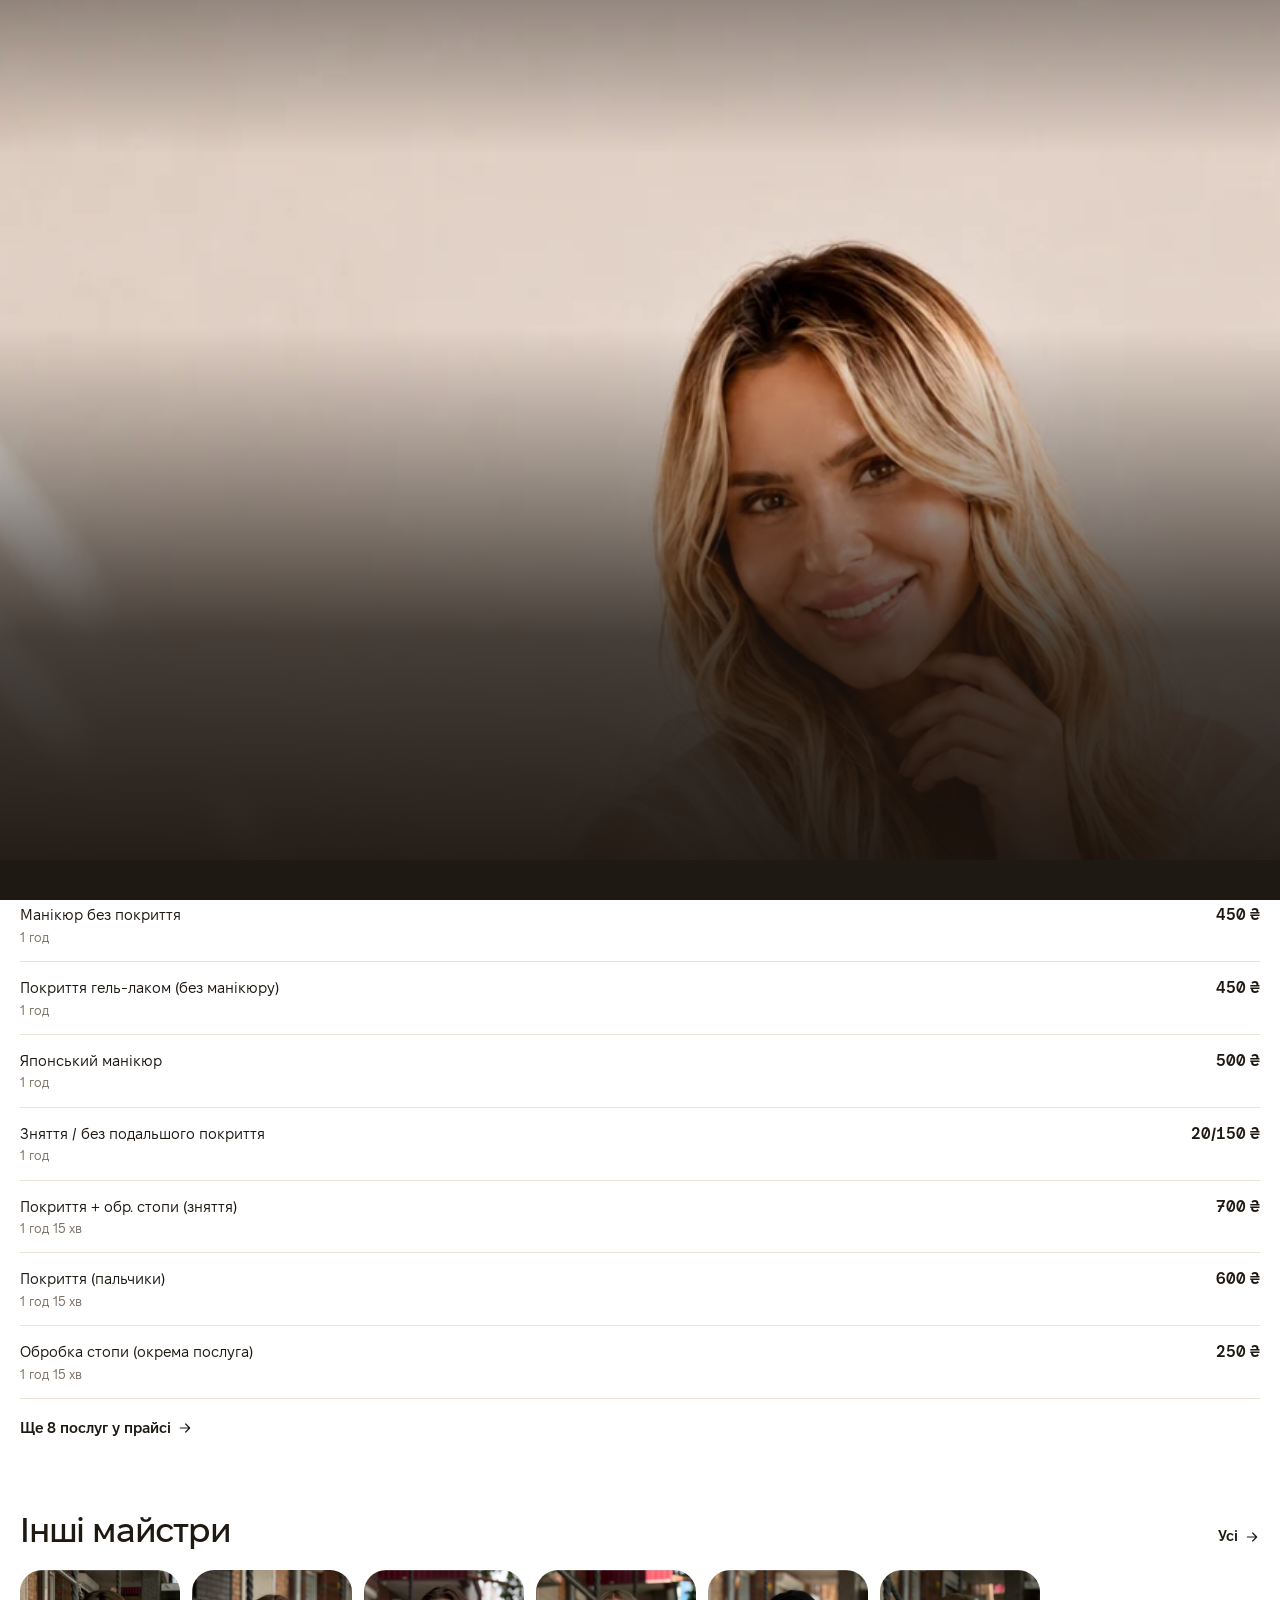
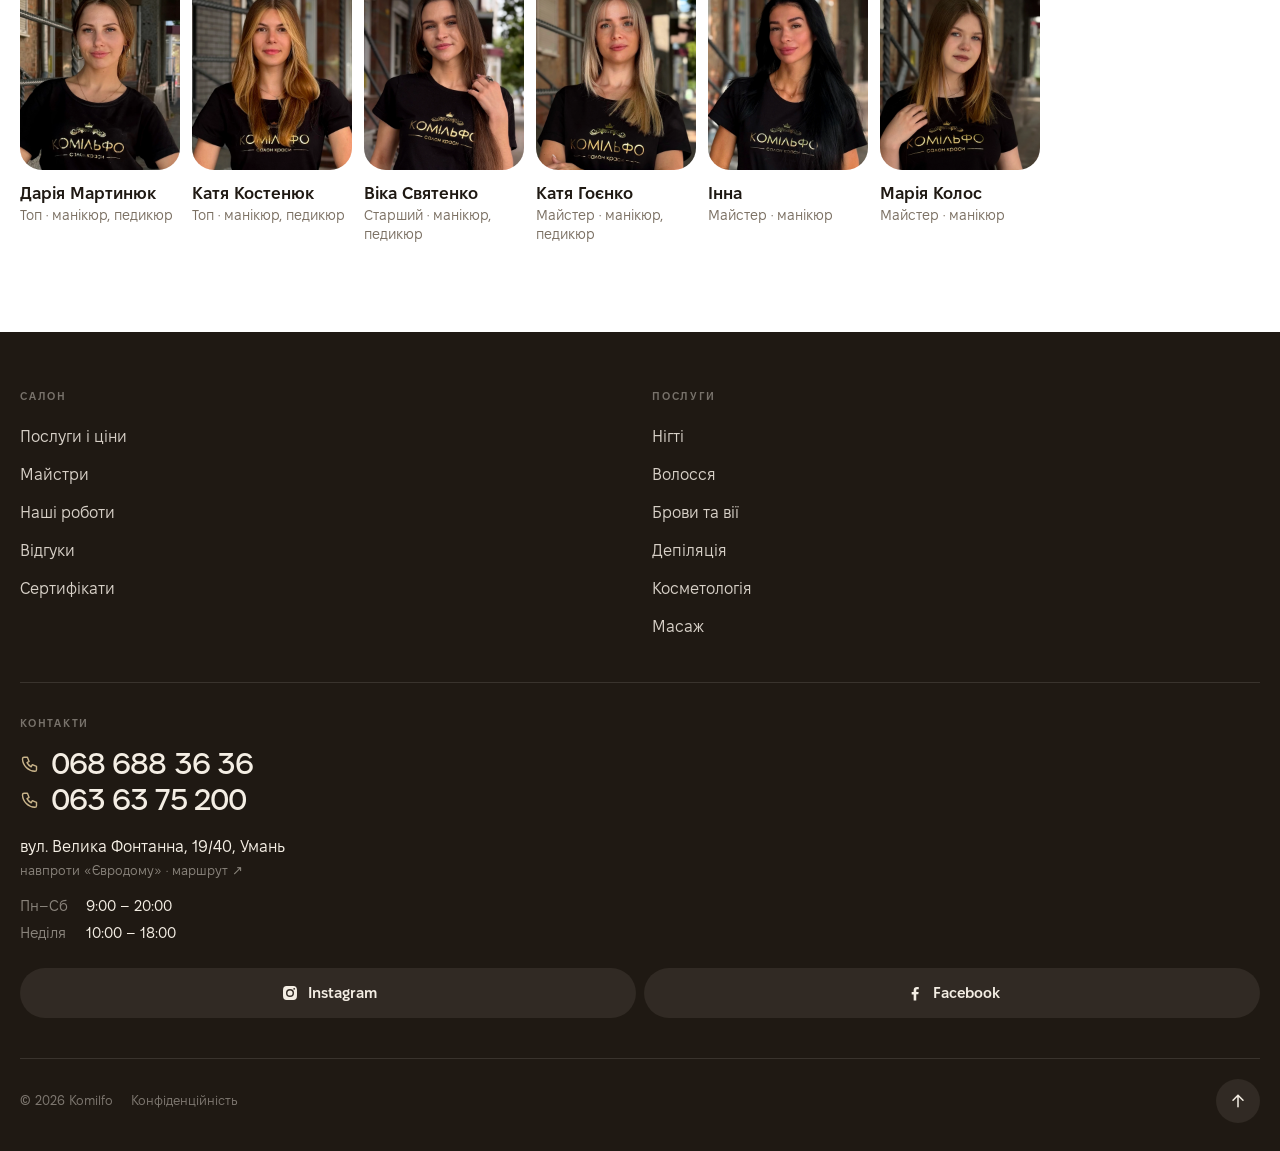
<file: majster-viktoriia-babenko.html>
<!doctype html>
<html lang="uk">
<head>
<meta charset="utf-8">
<meta name="viewport" content="width=device-width, initial-scale=1, viewport-fit=cover">
<meta name="robots" content="noindex">
<title>Вікторія Бабенко — Komilfo</title>
<meta name="description" content="Вікторія Бабенко — майстер салону краси Komilfo в Умані. Послуги, ціни та онлайн-запис.">
<meta property="og:type" content="website">
<meta property="og:site_name" content="Komilfo">
<meta property="og:title" content="Вікторія Бабенко — Komilfo">
<meta property="og:description" content="Вікторія Бабенко — майстер салону краси Komilfo в Умані. Послуги, ціни та онлайн-запис.">
<meta property="og:image" content="https://qwxdt.github.io/komilfo-preview/a/og.jpg">
<meta property="og:image:width" content="1200">
<meta property="og:image:height" content="630">
<meta name="twitter:card" content="summary_large_image">
<link rel="icon" href="a/favicon.svg" type="image/svg+xml">
<link rel="preload" href="a/f/FixelDisplay-SemiBold.woff2" as="font" type="font/woff2" crossorigin>
<script>(()=>{const h=document.documentElement;h.classList.add('js');
if('scrollRestoration' in history)history.scrollRestoration='manual';
let nt='navigate';try{nt=performance.getEntriesByType('navigation')[0].type}catch(e){}
let seen=false;try{seen=sessionStorage.getItem('kf-in')==='1'}catch(e){}
if((nt==='reload'||!seen)&&!matchMedia('(prefers-reduced-motion: reduce)').matches){h.classList.add('ld');h.style.background='#1F1913'}
if(nt==='reload'&&location.hash)history.replaceState(null,'',location.pathname+location.search);
})()</script>
<style>@font-face{font-family:Fixel;src:url(a/f/FixelText-Regular.woff2) format("woff2");font-weight:400;font-display:swap}
@font-face{font-family:Fixel;src:url(a/f/FixelText-Medium.woff2) format("woff2");font-weight:500;font-display:swap}
@font-face{font-family:Fixel;src:url(a/f/FixelText-SemiBold.woff2) format("woff2");font-weight:600;font-display:swap}
@font-face{font-family:Fixel;src:url(a/f/FixelText-Bold.woff2) format("woff2");font-weight:700;font-display:swap}
@font-face{font-family:FixelD;src:url(a/f/FixelDisplay-Medium.woff2) format("woff2");font-weight:500;font-display:swap}
@font-face{font-family:FixelD;src:url(a/f/FixelDisplay-SemiBold.woff2) format("woff2");font-weight:600;font-display:swap}
:root{--bg:#fff;--soft:#F6F3EE;--fg:#1F1913;--mute:#7A6F62;--line:#E9E3D8;--gold:#A68A56;--dark:#1F1913;--ivory:#F4EEE4;--pad:20px;--r:22px;--ease:cubic-bezier(.22,1,.36,1)}
*{box-sizing:border-box;margin:0;padding:0}
html{-webkit-text-size-adjust:100%;scroll-behavior:smooth;scroll-padding-top:132px}
body{background:var(--bg);color:var(--fg);font:400 16px/1.5 Fixel,system-ui,sans-serif;-webkit-font-smoothing:antialiased;overflow-x:hidden}
a{color:inherit;text-decoration:none;-webkit-tap-highlight-color:transparent}
img{display:block;max-width:100%}
svg{width:18px;height:18px;flex:none}
ul,ol{list-style:none}
.wrap{padding:0 var(--pad)}
.over{font-size:12px;letter-spacing:.14em;text-transform:uppercase;color:var(--gold);font-weight:600}
h1,h2{font-family:FixelD,Fixel,sans-serif;font-weight:500;letter-spacing:-.035em}
h2{font-size:34px;line-height:1.05;text-wrap:balance}
.sub{color:var(--mute);font-size:15px;line-height:1.5;margin-top:8px}
.link{display:inline-flex;align-items:center;gap:6px;font-weight:600;font-size:15px;white-space:nowrap}
.link svg{width:16px;height:16px}
section{padding-top:72px}
.head{display:flex;align-items:flex-end;justify-content:space-between;padding:0 var(--pad);margin-bottom:22px;gap:16px}

/* header: burger left · logo center · phone right */
.hdr{position:fixed;top:0;left:0;right:0;z-index:50;display:grid;grid-template-columns:1fr auto 1fr;align-items:center;padding:8px calc(var(--pad) - 12px);padding-top:calc(8px + env(safe-area-inset-top));color:var(--fg);transition:background .35s,color .35s,box-shadow .35s,transform .45s var(--ease)}
.logo{font-family:FixelD,Fixel,sans-serif;font-size:24px;font-weight:600;letter-spacing:.01em;justify-self:center;transition:transform .5s var(--ease)}
.burger{justify-self:start;position:relative;width:48px;height:48px;display:grid;place-items:center;background:none;border:0;padding:0;color:inherit;cursor:pointer;-webkit-tap-highlight-color:transparent}
.burger span{position:absolute;left:12px;height:2px;border-radius:2px;background:currentColor;transition:transform .5s var(--ease),width .5s var(--ease),top .5s var(--ease)}
.burger span:nth-child(1){top:19px;width:24px}
.burger span:nth-child(2){top:27px;width:15px}
.burger:active span{width:24px}
.menu-open .burger span:nth-child(1){top:23px;width:24px;transform:rotate(45deg)}
.menu-open .burger span:nth-child(2){top:23px;width:24px;transform:rotate(-45deg)}
.hcall svg{width:23px;height:23px;transform-origin:50% 60%;animation:ring 5s var(--ease) 2s infinite}
@keyframes ring{0%,80%,100%{transform:none}83%{transform:rotate(-14deg)}86%{transform:rotate(12deg)}89%{transform:rotate(-9deg)}92%{transform:rotate(6deg)}95%{transform:rotate(0)}}
.wave{position:absolute;left:50%;top:50%;width:34px;height:34px;margin:-17px 0 0 -17px;border-radius:50%;background:currentColor;opacity:0;pointer-events:none;animation:wave 5s ease-out 2s infinite}
.wave.w2{animation-delay:2.25s}
@keyframes wave{0%,80%{transform:scale(.4);opacity:0}84%{opacity:.16}100%{transform:scale(1.35);opacity:0}}
.hcall:active svg{transform:scale(.88)}
.hdr.ovr{color:#fff}
.hdr.ovr:before{content:"";position:absolute;inset:0 0 -24px;background:linear-gradient(rgba(24,18,13,.35),rgba(24,18,13,0));pointer-events:none;z-index:-1;transition:opacity .35s}
.hdr.flat,.hdr.solid{background:rgba(255,255,255,.9);backdrop-filter:saturate(1.4) blur(16px);-webkit-backdrop-filter:saturate(1.4) blur(16px);color:var(--fg);box-shadow:0 1px 0 var(--line)}
.hdr.solid:before{opacity:0}
.menu-open .hdr{background:transparent!important;box-shadow:none!important;backdrop-filter:none!important;-webkit-backdrop-filter:none!important;color:var(--ivory)}
.menu-open .hdr:before{opacity:0}
body.p-solid main{padding-top:64px}

/* menu: circular reveal from the burger */
.menu{position:fixed;inset:0;z-index:40;background:var(--dark);color:var(--ivory);clip-path:circle(0 at 32px 34px);visibility:hidden;transition:clip-path .7s cubic-bezier(.7,0,.2,1),visibility 0s .7s;overflow:hidden}
.menu-open .menu{clip-path:circle(150% at 32px 34px);visibility:visible;transition:clip-path .8s cubic-bezier(.7,0,.2,1)}
.menu-open{overflow:hidden}
.mbg{position:absolute;inset:0;opacity:0;transition:opacity 1.2s var(--ease) .2s}
.mbg img{width:100%;height:100%;object-fit:cover;filter:grayscale(.3) brightness(.85);transform:scale(1.12);transition:transform 2.4s var(--ease)}
.mbg:after{content:"";position:absolute;inset:0;background:linear-gradient(rgba(31,25,19,.93),rgba(31,25,19,.86) 50%,rgba(31,25,19,.97))}
.menu-open .mbg{opacity:1}.menu-open .mbg img{transform:scale(1)}
.min{position:relative;height:100%;display:flex;flex-direction:column;padding:calc(84px + env(safe-area-inset-top)) var(--pad) calc(22px + env(safe-area-inset-bottom));overflow-y:auto}
.menu ol{flex:1;display:flex;flex-direction:column;justify-content:center;align-items:center;text-align:center;padding:8px 0 24px}
.menu li{overflow:hidden}
.menu li a{display:flex;justify-content:center;padding:6px 0;font-family:FixelD,Fixel,sans-serif;font-size:clamp(38px,12.4vw,54px);font-weight:500;letter-spacing:-.035em;line-height:1.12;transform:translateY(105%);transition:transform .5s var(--ease),color .3s}
.menu li small{font:600 11px Fixel,sans-serif;color:var(--gold);letter-spacing:.1em;width:18px;flex:none;transform:translateY(-.9em)}
.menu li a span{background:linear-gradient(currentColor,currentColor) 50% 100%/0 2px no-repeat;transition:background-size .5s var(--ease)}
.menu li a.cur{color:#E9D9B8}
.menu li a.cur span{background-size:100% 2px}
.menu li a:active span{background-size:100% 2px}
.menu-open .menu li a{transform:none;transition:transform .9s var(--ease)}
.menu-open .menu li:nth-child(1) a{transition-delay:.22s}.menu-open .menu li:nth-child(2) a{transition-delay:.27s}.menu-open .menu li:nth-child(3) a{transition-delay:.32s}.menu-open .menu li:nth-child(4) a{transition-delay:.37s}.menu-open .menu li:nth-child(5) a{transition-delay:.42s}.menu-open .menu li:nth-child(6) a{transition-delay:.47s}
.mchips,.mbot{opacity:0;transform:translateY(16px);transition:opacity .3s,transform .3s}
.menu-open .mchips,.menu-open .mbot{opacity:1;transform:none;transition:opacity .8s var(--ease) .5s,transform .8s var(--ease) .5s}
.menu-open .mbot{transition-delay:.58s}
.mchips{display:flex;flex-wrap:wrap;gap:6px;margin:22px 0 26px}
.mchips a{height:34px;padding:0 13px;border-radius:999px;background:rgba(244,238,228,.09);display:flex;align-items:center;font-size:13px;font-weight:600;color:rgba(244,238,228,.85)}
.mcta{width:100%;background:var(--ivory);color:var(--fg);justify-content:space-between;padding:0 8px 0 24px;height:58px}
.mcta svg{width:42px;height:42px;padding:12px;border-radius:50%;background:var(--fg);color:var(--ivory);transition:transform .4s var(--ease)}
.mcta:active svg{transform:translateX(4px)}
.mrow{display:flex;flex-direction:column;align-items:center;gap:14px;text-align:center;padding-top:22px;border-top:1px solid rgba(244,238,228,.12)}
.mtel{display:block;font-family:FixelD,Fixel,sans-serif;font-size:26px;font-weight:500;letter-spacing:-.03em;line-height:1.1}
.mopen{display:flex;align-items:center;justify-content:center;gap:7px;margin-top:6px;font-size:13px;color:rgba(244,238,228,.6)}
.mopen i{width:7px;height:7px;border-radius:50%;background:#B9A88E;flex:none}
.mopen.on i{background:#7FD49A;box-shadow:0 0 0 0 rgba(127,212,154,.6);animation:pulse 2s infinite}
@keyframes pulse{70%{box-shadow:0 0 0 7px rgba(127,212,154,0)}100%{box-shadow:0 0 0 0 rgba(127,212,154,0)}}
.maddr{font-size:13px;color:rgba(244,238,228,.45);margin-top:10px;text-align:center}

/* buttons */
.btns{display:flex;gap:10px;margin-top:24px}
.btn{height:54px;border-radius:999px;display:inline-flex;align-items:center;justify-content:center;gap:8px;font-weight:700;font-size:16px;padding:0 24px;transition:transform .15s}
.btn:active{transform:scale(.97)}
.btn.w{background:#fff;color:var(--fg);flex:1}
.btn.g{background:rgba(255,255,255,.16);color:#fff;backdrop-filter:blur(10px);-webkit-backdrop-filter:blur(10px);width:54px;padding:0;border:1px solid rgba(255,255,255,.2)}
.btn.d{background:var(--fg);color:#fff;width:100%;margin-top:28px}
.btn.o{border:1.5px solid var(--fg);color:var(--fg);flex:1;height:52px;font-size:15px}

/* hero (variant 1 + deep darkening of variant 3) */
.hero{position:relative;height:100svh;min-height:600px;max-height:860px;overflow:hidden;background:#2a211a;padding:0}
.hero img{position:absolute;inset:0;width:100%;height:100%;object-fit:cover;object-position:100% 0%;transform:scale(1.1);transform-origin:100% 0%}
@keyframes kb{from{transform:scale(1.08)}to{transform:scale(1)}}
.hero:after{content:"";position:absolute;inset:0;background:linear-gradient(to top,rgba(24,18,13,.94) 0%,rgba(24,18,13,.78) 26%,rgba(24,18,13,.34) 46%,rgba(24,18,13,0) 62%),linear-gradient(to bottom,rgba(24,18,13,.38),rgba(24,18,13,0) 18%)}
.hero .txt{position:absolute;left:0;right:0;bottom:0;z-index:2;padding:0 var(--pad) calc(24px + env(safe-area-inset-bottom));color:#fff}
.hero .kick{font-size:12px;letter-spacing:.16em;text-transform:uppercase;font-weight:600;color:#E9D9B8}
.hero h1{font-size:clamp(30px,11.2vw,48px);line-height:1;margin-top:12px;letter-spacing:-.04em;white-space:nowrap}
.hero h1 i{font-style:normal;color:#E9D9B8}
.hero .meta{display:flex;align-items:center;gap:6px;margin-top:16px;font-size:clamp(10.5px,3.3vw,14px);white-space:nowrap;color:rgba(255,255,255,.74)}
.hero .meta svg{width:15px;height:15px}
.hero .txt>*{animation:up .8s var(--ease) both}
.hero .txt>:nth-child(2){animation-delay:.08s}.hero .txt>:nth-child(3){animation-delay:.16s}.hero .txt>:nth-child(4){animation-delay:.24s}.hero .txt>:nth-child(5){animation-delay:.32s}
@keyframes up{from{opacity:0;transform:translateY(18px)}to{opacity:1;transform:none}}

/* category chips under hero */
.cats-s{padding-top:20px}
.cats{display:flex;gap:8px;overflow-x:auto;padding:0 var(--pad);scrollbar-width:none}
.cats::-webkit-scrollbar{display:none}
.cat{flex:none;display:flex;align-items:center;gap:10px;height:56px;padding:0 14px 0 6px;border-radius:999px;background:var(--soft);font-weight:600;font-size:15px;white-space:nowrap}
.cat img{width:44px;height:44px;border-radius:50%;object-fit:cover}
.cat svg{width:14px;height:14px;color:var(--mute)}

/* rails */
.rail{display:flex;gap:12px;overflow-x:auto;scroll-snap-type:x mandatory;padding:0 var(--pad);scrollbar-width:none;scroll-padding:0 var(--pad)}
.rail::-webkit-scrollbar{display:none}
.rail>*{scroll-snap-align:start;flex:0 0 auto}
.svc{width:min(272px,74vw)}
.svc .ph{aspect-ratio:4/5;border-radius:var(--r);overflow:hidden;background:var(--soft)}
.svc .ph img{width:100%;height:100%;object-fit:cover}
.svc h3{font-size:18px;font-weight:600;line-height:1.3;margin-top:14px}
.svc .p{font-size:15px;margin-top:4px;color:var(--mute)}
.mst{width:min(200px,52vw)}
.mst.sm{width:min(160px,42vw)}
.mst .ph{aspect-ratio:4/5;border-radius:var(--r);overflow:hidden;background:var(--soft)}
.mst .ph img{width:100%;height:100%;object-fit:cover}
.mst h3{font-size:17px;font-weight:600;margin-top:12px;line-height:1.3}
.mst .r{font-size:14px;color:var(--mute);margin-top:2px;line-height:1.35}

/* tier switch (CSS only) */
.lvi{position:absolute;opacity:0;pointer-events:none}
.seg{position:relative;display:grid;grid-template-columns:repeat(3,1fr);background:var(--soft);border-radius:999px;padding:4px;margin-top:22px}
.seg.n2{grid-template-columns:repeat(2,1fr)}
.seg label{position:relative;z-index:1;height:44px;display:grid;place-items:center;font-weight:600;font-size:15px;cursor:pointer;color:var(--mute);transition:color .25s}
.seg i{position:absolute;top:4px;bottom:4px;left:4px;width:calc((100% - 8px)/3);border-radius:999px;background:var(--fg);transition:transform .35s var(--ease)}
.seg.n2 i{width:calc((100% - 8px)/2)}
.lv1:checked~.seg i{transform:translateX(100%)}
.lv2:checked~.seg i{transform:translateX(200%)}
.lv0:checked~.seg label:nth-child(1),.lv1:checked~.seg label:nth-child(2),.lv2:checked~.seg label:nth-child(3){color:#fff}
.lvi:focus-visible~.seg{outline:2px solid var(--gold);outline-offset:2px}
.t{display:none}
.lv0:checked~* .t0,.lv1:checked~* .t1,.lv2:checked~* .t2,.lv0:checked~.t0,.lv1:checked~.t1,.lv2:checked~.t2{display:inline;animation:fade .3s}
.who.t{font-size:14px;color:var(--mute);margin-top:14px}
.lv0:checked~.who.t0,.lv1:checked~.who.t1,.lv2:checked~.who.t2{display:block}
@keyframes fade{from{opacity:0}to{opacity:1}}

/* price list */
.pl{margin-top:18px;border-top:1px solid var(--line)}
.pl li{display:flex;justify-content:space-between;align-items:baseline;gap:16px;padding:15px 0;border-bottom:1px solid var(--line);font-size:15px;line-height:1.35}
.pl .n{flex:1;min-width:0}
.pl small{display:block;color:var(--mute);font-size:13px;margin-top:3px}
.pl .pr{font-weight:600;white-space:nowrap;font-size:16px;font-variant-numeric:tabular-nums;text-align:right}
.tag{display:inline-block;margin-top:5px;font-size:11px;font-weight:600;letter-spacing:.04em;color:var(--gold);background:#F6EFE2;border-radius:6px;padding:2px 7px}
.note{font-size:13px;color:var(--mute);margin-top:12px;line-height:1.45}
.hint{font-size:13px;color:var(--mute);margin-top:10px}

/* levels box on home */
.lvls{padding-left:var(--pad);padding-right:var(--pad)}
.lbox{background:var(--soft);border-radius:28px;padding:30px 20px 22px}
.lbox h2{margin-top:10px;font-size:30px}
.lbox .seg{background:#fff}
.lbox .pl{border-color:#E4DCCE}.lbox .pl li{border-color:#E4DCCE}
.lbox.plain .btn{margin-top:24px;width:100%;flex:none}

/* works */
.works{display:grid;grid-template-columns:1fr 1fr;gap:8px;padding:0 var(--pad)}
.works img{width:100%;height:100%;object-fit:cover;border-radius:16px}
.works .t{grid-row:span 2;aspect-ratio:3/5.2}
.works .s{aspect-ratio:1}

/* reviews */
.score{display:flex;align-items:center;gap:16px;margin-top:12px}
.score b{font-family:FixelD,Fixel,sans-serif;font-size:64px;font-weight:500;line-height:1;letter-spacing:-.04em}
.score span{display:block;font-size:14px;color:var(--mute);margin-top:4px}
.stars{display:inline-flex;gap:2px;color:var(--gold)}
.stars svg{width:16px;height:16px}.stars svg.off{color:#E4DCCE}
.qs{display:flex;gap:12px;overflow-x:auto;scroll-snap-type:x mandatory;padding:22px var(--pad) 0;scroll-padding:0 var(--pad);scrollbar-width:none}
.qs:after{content:'';flex:0 0 1px}
.qs::-webkit-scrollbar{display:none}
.q{flex:0 0 min(300px,80vw);scroll-snap-align:start;background:var(--soft);border-radius:var(--r);padding:22px 20px;display:flex;flex-direction:column;justify-content:space-between;gap:20px}
.q blockquote{font-size:16px;line-height:1.5}
.q figcaption{display:flex;flex-direction:column;gap:6px;font-size:14px;color:var(--mute)}
.q .qn{color:var(--ink);font-weight:500;font-size:15px}
.q .qd{display:flex;align-items:center;gap:6px;font-size:13px}
.q .gg{width:14px;height:14px;flex:none}
.revs .wrap+.wrap{margin-top:20px}
.revs>.wrap:last-child{margin-top:20px}

/* about */
.about .big{font-family:FixelD,Fixel,sans-serif;font-weight:500;font-size:28px;line-height:1.2;letter-spacing:-.03em;margin-top:12px;text-wrap:pretty}
.about .big em{font-style:normal;color:var(--gold)}
.about .pic{position:relative;margin:28px var(--pad) 0;border-radius:var(--r);overflow:hidden;aspect-ratio:4/3}
.about .pic img{width:100%;height:100%;object-fit:cover;display:block}
.about .ptag{position:absolute;left:12px;bottom:12px;font-size:12px;font-weight:500;color:var(--fg);background:rgba(255,255,255,.88);-webkit-backdrop-filter:blur(8px);backdrop-filter:blur(8px);border-radius:999px;padding:6px 11px;white-space:nowrap}
.js .about .pic.rv{opacity:1;transform:none;clip-path:inset(10% 6% 10% 6% round var(--r));transition:clip-path 1s var(--ease)}
.js .about .pic.rv img{transform:scale(1.08);transition:transform 1.2s var(--ease)}
.js .about .pic.rv .ptag{opacity:0;transform:translateY(6px);transition:opacity .5s .6s var(--ease),transform .5s .6s var(--ease)}
.js .about .pic.rv.in{clip-path:inset(0 0 0 0 round var(--r))}
.js .about .pic.rv.in img{transform:none}
.js .about .pic.rv.in .ptag{opacity:1;transform:none}
.facts{display:grid;grid-template-columns:repeat(3,1fr);padding:28px var(--pad) 0}
.facts>div{padding:0 12px;border-left:1px solid rgba(166,138,86,.45)}
.facts>div:first-child{padding-left:0;border-left:0}
.facts b{display:block;font-family:FixelD,Fixel,sans-serif;font-weight:500;font-size:40px;line-height:1;letter-spacing:-.04em;white-space:nowrap}
.facts small{display:block;margin-top:6px;font-size:13px;color:var(--mute)}

/* certificate */
.cert{margin:0 var(--pad);background:var(--soft);border-radius:28px;padding:32px 22px 24px;overflow:hidden}
.cert h2{margin-top:10px}
.card{margin:30px auto 0;width:100%;aspect-ratio:1.6;border-radius:18px;background:linear-gradient(140deg,#2A221A,#14100C);color:var(--ivory);padding:20px 22px;display:flex;flex-direction:column;justify-content:space-between;box-shadow:0 30px 60px -24px rgba(31,25,19,.55);transform:rotate(-4deg);transition:transform .8s var(--ease)}
.cert.in .card{transform:rotate(-2deg)}
.card .l{font-family:FixelD,Fixel,sans-serif;font-size:30px;font-weight:600;line-height:1}
.card .l i{display:inline-block;font-style:normal;font-synthesis:none;transform:skewX(-12deg);padding:0 .1em 0 .02em;letter-spacing:-.01em;background:linear-gradient(100deg,#F4EEE4 30%,#E2CC9E 50%,#F4EEE4 70%) 0 0/250% 100%;-webkit-background-clip:text;background-clip:text;color:transparent;animation:shine 6s ease-in-out infinite}
.card .lsub{display:block;margin-top:8px;font:600 10px Fixel,sans-serif;letter-spacing:.24em;text-transform:uppercase;color:rgba(244,238,228,.45)}
@keyframes shine{0%,60%{background-position:100% 0}100%{background-position:-50% 0}}
.card .row{display:flex;justify-content:space-between;align-items:flex-end;font-size:12px;letter-spacing:.12em;text-transform:uppercase;color:rgba(244,238,228,.6)}
.card .row{gap:10px}
.card .row b{white-space:nowrap;font-family:FixelD,Fixel,sans-serif;font-size:clamp(26px,8.6vw,34px);font-weight:500;letter-spacing:0;text-transform:none;color:var(--ivory)}

/* contacts */
.map{display:block;margin:0 var(--pad);border-radius:var(--r);overflow:hidden;aspect-ratio:4/3.4;position:relative;background:var(--soft)}
.map img{width:100%;height:100%;object-fit:cover}
.pin{position:absolute;left:50%;top:50%;transform:translate(-50%,calc(-100% - 14px));background:var(--fg);color:#fff;font-size:14px;font-weight:700;padding:9px 14px;border-radius:12px;white-space:nowrap;box-shadow:0 8px 20px -6px rgba(0,0,0,.35)}
.pin:after{content:"";position:absolute;left:50%;bottom:-6px;margin-left:-6px;border:6px solid transparent;border-bottom:0;border-top-color:var(--fg)}
.dot{position:absolute;left:50%;top:50%;width:16px;height:16px;margin:-8px 0 0 -8px;border-radius:50%;background:var(--fg);box-shadow:0 0 0 5px #fff}
.osm{position:absolute;right:10px;bottom:8px;font-size:10px;color:#9a9086}
.info{padding:24px var(--pad) 0}
.info .addr{font-size:22px;font-weight:600;line-height:1.3;letter-spacing:-.02em}
.info .sub{margin-top:2px}
.hours{margin-top:20px;display:grid;grid-template-columns:auto 1fr;gap:6px 22px;font-size:16px}
.hours dt{color:var(--mute)}
.tel{display:flex;width:fit-content;align-items:center;gap:12px;white-space:nowrap;font-family:FixelD,Fixel,sans-serif;font-size:32px;font-weight:500;line-height:1.2;letter-spacing:-.03em;margin-top:20px}
.tel svg{width:.7em;height:.7em;flex:none;color:var(--gold)}
.tel+.tel{margin-top:0}
.row2{display:flex;gap:10px;margin-top:24px}

/* footer */
.foot{margin-top:88px;background:var(--dark);color:var(--ivory);padding:56px var(--pad) calc(28px + env(safe-area-inset-bottom));overflow:hidden}
.foot h4{font-size:11px;letter-spacing:.16em;text-transform:uppercase;font-weight:600;color:rgba(244,238,228,.42);margin-bottom:14px}
.fcta h2{margin-top:0;font-size:38px;line-height:1.04}
.fcta h2 i{font-style:normal;color:#E9D9B8}
.fcta .mcta{margin-top:26px}
.fcols{display:grid;grid-template-columns:1fr 1fr;gap:24px;margin-top:52px;padding-top:32px;border-top:1px solid rgba(244,238,228,.12)}
.foot>.fcols:first-child{margin-top:0;padding-top:0;border-top:0}
.fcol a{display:block;padding:7px 0;font-size:16px;color:rgba(244,238,228,.86);transition:color .2s}
.fcol a:active{color:#E9D9B8}
.fcon{margin-top:36px;padding-top:32px;border-top:1px solid rgba(244,238,228,.12)}
.ftel{display:flex;width:fit-content;align-items:center;gap:11px;white-space:nowrap;font-family:FixelD,Fixel,sans-serif;font-size:30px;font-weight:500;letter-spacing:-.03em;line-height:1.2}
.ftel svg{width:.66em;height:.66em;flex:none;color:#C9B48A}
.faddr{display:block;margin-top:18px;font-size:16px;line-height:1.4}
.faddr small{display:block;font-size:13px;color:rgba(244,238,228,.5);margin-top:3px}
.fhrs{display:grid;grid-template-columns:auto 1fr;gap:4px 18px;margin-top:16px;font-size:15px}
.fhrs dt{color:rgba(244,238,228,.5)}
.fsoc{display:flex;gap:8px;margin-top:24px}
.fsoc a{flex:1;display:flex;align-items:center;justify-content:center;gap:8px;height:50px;border-radius:999px;background:rgba(244,238,228,.08);font-weight:600;font-size:15px;transition:background .25s,transform .2s}
.fsoc a:active{transform:scale(.97);background:rgba(244,238,228,.14)}
.fsoc svg{width:20px;height:20px}
.fword{display:block;font-family:FixelD,Fixel,sans-serif;font-weight:600;font-size:24vw;line-height:.9;letter-spacing:-.045em;margin:52px 0 0;padding:0 .14em 0 .04em;white-space:nowrap;text-align:center;color:transparent;background:linear-gradient(180deg,rgba(244,238,228,.92),rgba(244,238,228,.12));-webkit-background-clip:text;background-clip:text;font-style:normal;font-synthesis:none;transform:skewX(-12deg)}
.flegal{display:flex;align-items:center;gap:18px;margin-top:40px;padding-top:20px;border-top:1px solid rgba(244,238,228,.12);font-size:13px;color:rgba(244,238,228,.45)}
.flegal .ftop{margin-left:auto;width:44px;height:44px;display:grid;place-items:center;border-radius:50%;background:rgba(244,238,228,.08);color:var(--ivory)}
.flegal .ftop svg{width:20px;height:20px;transition:transform .4s var(--ease)}
.flegal .ftop:active svg{transform:translateY(-4px)}

/* sticky CTA */
.sticky{position:fixed;left:12px;right:12px;bottom:calc(12px + env(safe-area-inset-bottom));z-index:15;display:flex;gap:8px;padding:6px;border-radius:999px;background:rgba(31,25,19,.92);backdrop-filter:blur(14px);-webkit-backdrop-filter:blur(14px);box-shadow:0 12px 30px -10px rgba(0,0,0,.45);transition:transform .4s var(--ease),opacity .3s;opacity:0;transform:translateY(130%);pointer-events:none}
.show-sticky .sticky{opacity:1;transform:none;pointer-events:auto}
.sticky a{height:48px;border-radius:999px;display:flex;align-items:center;justify-content:center;font-weight:700;font-size:15px}
.sticky .b{flex:1;background:#fff;color:var(--fg);padding:0 12px;white-space:nowrap;overflow:hidden;text-overflow:ellipsis}
.sticky .c{width:48px;color:#fff}
.sticky .c svg{width:20px;height:20px}

/* inner page top + tabs */
.top{padding:28px var(--pad) 0}
.top h1{font-size:44px;line-height:1;letter-spacing:-.04em}
.tabsw{position:sticky;top:calc(68px + env(safe-area-inset-top));z-index:10;background:rgba(255,255,255,.94);backdrop-filter:blur(14px);-webkit-backdrop-filter:blur(14px);margin-top:22px;border-bottom:1px solid var(--line)}
.tabs{display:flex;gap:6px;overflow-x:auto;padding:10px var(--pad);scrollbar-width:none}
.tabs::-webkit-scrollbar{display:none}
.tab{flex:none;height:38px;padding:0 16px;border-radius:999px;background:var(--soft);display:flex;align-items:center;font-weight:600;font-size:14px;white-space:nowrap;transition:background .2s,color .2s}
.tab.on{background:var(--fg);color:#fff}

/* services page */
.cat-sec{padding-top:44px}
.cover{position:relative;margin:0 var(--pad);border-radius:var(--r);overflow:hidden;aspect-ratio:16/10;background:var(--soft)}
.cover img{width:100%;height:100%;object-fit:cover}
.cover:after{content:"";position:absolute;inset:0;background:linear-gradient(to top,rgba(24,18,13,.75),rgba(24,18,13,0) 60%)}
.ct{position:absolute;left:18px;right:18px;bottom:16px;z-index:1;color:#fff;display:flex;justify-content:space-between;align-items:flex-end;gap:12px}
.ct h2{font-size:30px}
.ct span{font-size:13px;color:rgba(255,255,255,.8);white-space:nowrap;padding-bottom:4px}
.faces{display:flex;align-items:center;gap:12px;margin:14px var(--pad) 0;padding:10px 14px 10px 10px;border-radius:999px;background:var(--soft);font-size:14px;font-weight:600}
.faces span:nth-child(2){flex:1}
.fc{display:flex}
.fc img{width:32px;height:32px;border-radius:50%;object-fit:cover;border:2px solid var(--soft);margin-left:-8px}
.fc img:first-child{margin-left:0}
.faces svg{width:15px;height:15px;color:var(--mute)}
.grp{position:relative;padding:30px var(--pad) 0}
.gh h3{font-size:21px;font-weight:600;letter-spacing:-.015em}
.grp .seg{margin-top:14px}
.cat-sec>.wrap .btn{margin-top:26px}
.rules{padding-top:56px}
.rules h3{font-size:21px;font-weight:600}

/* masters page */
.mg{padding-top:40px}
.gh2{display:flex;align-items:baseline;gap:10px;padding:0 var(--pad);margin-bottom:18px}
.gh2 h2{font-size:30px}
.gh2 span{font-size:15px;color:var(--mute);font-weight:600}
.mgrid{display:grid;grid-template-columns:1fr 1fr;gap:24px 12px;padding:0 var(--pad)}
.m .ph{position:relative;aspect-ratio:4/5;border-radius:20px;overflow:hidden;background:var(--soft)}
.m .ph img{width:100%;height:100%;object-fit:cover}
.lvb{position:absolute;left:10px;top:10px;z-index:1;font-size:12px;font-weight:700;padding:5px 10px;border-radius:999px;background:rgba(255,255,255,.92);color:var(--fg)}
.m h3{font-size:16px;font-weight:600;margin-top:10px;line-height:1.3}
.m .r{font-size:13px;color:var(--mute);margin-top:2px;line-height:1.35}
.mg+.lvls{padding-top:56px}

/* master profile */
.phero{position:relative;height:min(78svh,640px);min-height:480px;overflow:hidden;padding:0;background:var(--soft)}
.phero img{position:absolute;inset:0;width:100%;height:100%;object-fit:cover;animation:kb 14s var(--ease) both}
.phero:after{content:"";position:absolute;inset:0;background:linear-gradient(to top,rgba(24,18,13,.9) 0%,rgba(24,18,13,.55) 24%,rgba(24,18,13,0) 50%),linear-gradient(to bottom,rgba(24,18,13,.35),rgba(24,18,13,0) 20%)}
.phero .txt{position:absolute;left:var(--pad);right:var(--pad);bottom:24px;z-index:2;color:#fff}
.phero .lvb{position:static;display:inline-block;margin-bottom:12px}
.phero h1{font-size:42px;line-height:1;letter-spacing:-.04em}
.phero p{margin-top:8px;color:rgba(255,255,255,.82);font-size:16px}
.backb{position:absolute;z-index:3;left:var(--pad);top:calc(72px + env(safe-area-inset-top));width:40px;height:40px;border-radius:50%;display:grid;place-items:center;background:rgba(255,255,255,.16);color:#fff;border:1px solid rgba(255,255,255,.2);backdrop-filter:blur(10px);-webkit-backdrop-filter:blur(10px)}
.pact .btn{margin-top:20px}
.psv{padding-top:48px}
.psv .head{margin-bottom:0}
.more{margin-top:18px}

/* reveal */
.js .rv{opacity:0;transform:translateY(22px);transition:opacity .8s var(--ease),transform .8s var(--ease)}
.js .rv.in{opacity:1;transform:none}
@media (prefers-reduced-motion:reduce){.menu li a,.mchips,.mbot{transform:none!important;opacity:1!important}*,*:before,*:after{animation:none!important;transition:none!important}.js .rv{opacity:1;transform:none}.js .about .pic.rv{clip-path:none}.js .about .pic.rv img,.js .about .pic.rv .ptag{transform:none;opacity:1}}
@media (max-width:359px){:root{--pad:16px}h2{font-size:30px}.top h1{font-size:38px}.tel{font-size:28px}.facts b{font-size:32px}.facts>div{padding:0 8px}.about .ptag{font-size:11px}.score b{font-size:54px}.phero h1{font-size:36px}}

/* header book button */
.hbook{justify-self:end;position:relative;overflow:hidden;display:flex;align-items:center;height:38px;padding:0 15px;margin-right:4px;border-radius:999px;background:var(--fg);color:var(--ivory);font-size:14px;font-weight:600;letter-spacing:-.01em;transition:background .35s,color .35s,transform .2s;-webkit-tap-highlight-color:transparent}
.hbook:after{content:"";position:absolute;top:0;bottom:0;left:-60%;width:40%;background:linear-gradient(100deg,transparent,rgba(255,255,255,.35),transparent);transform:skewX(-20deg);animation:sheen 5s ease-in-out 1.5s infinite}
@keyframes sheen{0%,75%{left:-60%}100%{left:130%}}
.hbook:active{transform:scale(.95)}
.hdr.ovr:not(.solid) .hbook{background:var(--ivory);color:var(--fg)}
.menu-open .hbook{background:var(--ivory)!important;color:var(--fg)!important}
@media (max-width:340px){.hbook{padding:0 12px;font-size:13px;height:36px}.logo{font-size:21px}}
@media (prefers-reduced-motion:reduce){.hbook:after{animation:none}}

@media (max-width:340px){.card .row span{font-size:10px}.cert .btn{font-size:14px;padding:0 16px}}

/* page loader v3: works flip inside an arch → arch opens into the hero (seamless) */
.ldr{display:none}
.ld .ldr{display:block;position:fixed;inset:0;z-index:100;background:var(--dark);color:var(--ivory);overflow:hidden}
.ld:not(.ld-end) body{overflow:hidden}
.lbx{position:absolute;left:0;top:0;width:100%;height:clamp(600px,100svh,860px);--aw:min(54vw,230px);--ah:calc(var(--aw)*1.38);--ay:calc(50% - var(--ah)/2 - 22px)}
.lgw{position:absolute;inset:0;overflow:hidden;clip-path:inset(calc(var(--ay) + var(--ah)) calc(50% - var(--aw)/2) calc(100% - var(--ay) - var(--ah)) calc(50% - var(--aw)/2) round calc(var(--aw)/2) calc(var(--aw)/2) 0 0);will-change:clip-path}
.lgh{position:absolute;inset:0}
.lgh img{position:absolute;inset:0;width:100%;height:100%;object-fit:cover;object-position:100% 0%;transform:scale(1.24);transform-origin:100% 0%}
.lgh:after{content:"";position:absolute;inset:0;opacity:0;background:linear-gradient(to top,rgba(24,18,13,.94) 0%,rgba(24,18,13,.78) 26%,rgba(24,18,13,.34) 46%,rgba(24,18,13,0) 62%),linear-gradient(to bottom,rgba(24,18,13,.38),rgba(24,18,13,0) 18%)}
.lga{position:absolute;left:calc(50% - var(--aw)/2);top:var(--ay);width:var(--aw);height:var(--ah);background:var(--dark)}
.lga img{position:absolute;inset:0;width:100%;height:100%;object-fit:cover;opacity:0;transform:scale(1.14)}
.lga img.on{opacity:1;transform:scale(1);transition:transform .7s var(--ease)}
.lh .lga{opacity:0;transition:opacity .22s}
.lk{position:absolute;left:0;right:0;top:calc(var(--ay) - 34px);text-align:center;font-size:10.5px;font-weight:500;letter-spacing:.42em;padding-left:.42em;text-transform:uppercase;color:rgba(244,238,228,.55);opacity:0;transform:translateY(8px)}
.lcap{position:absolute;left:calc(50% - var(--aw)/2);width:var(--aw);top:calc(var(--ay) + var(--ah) + 22px);display:flex;justify-content:space-between;align-items:baseline;opacity:0;transform:translateY(8px)}
.lcap:before{content:"";position:absolute;left:0;right:0;top:-11px;height:1px;background:rgba(244,238,228,.14)}
.lcap:after{content:"";position:absolute;left:0;right:0;top:-11px;height:1px;background:#C9A96E;transform-origin:0 50%;transform:scaleX(var(--p,0))}
.lnm{font-family:FixelD,Fixel,sans-serif;font-weight:600;font-size:21px;line-height:1;letter-spacing:.04em}
.lcnt{font-size:12px;font-weight:500;letter-spacing:.14em;font-variant-numeric:tabular-nums;color:#E9D9B8}
.ld-go .lgw{clip-path:inset(var(--ay) calc(50% - var(--aw)/2) calc(100% - var(--ay) - var(--ah)) calc(50% - var(--aw)/2) round calc(var(--aw)/2) calc(var(--aw)/2) 0 0);transition:clip-path .85s cubic-bezier(.65,0,.35,1)}
.ld-go .lk,.ld-go .lcap{opacity:1;transform:none;transition:opacity .6s .25s var(--ease),transform .8s .25s var(--ease)}
.ld-out .ldr{pointer-events:none}
.ld-out .lgw{clip-path:inset(0 0 0 0 round 0 0 0 0);transition:clip-path 1s cubic-bezier(.76,0,.24,1)}
.ld-out .lgh img{transform:scale(1.1);transition:transform 1.1s cubic-bezier(.76,0,.24,1)}
.ld-out .lgh:after{opacity:1;transition:opacity .7s .3s}
.ld-out .lk,.ld-out .lcap{opacity:0;transform:translateY(-10px);transition:opacity .3s,transform .5s var(--ease)}
.ld-nh.ld-out .ldr{opacity:0;transition:opacity .5s .45s}
.ld-end .ldr{opacity:0;transition:opacity .35s}
/* hero entrance after loader */
.ld .hero .txt>*,.ldd .hero .txt>*{animation:none}
.ld:not(.ld-out) .phero img{animation-play-state:paused}
.ld .hero .txt>*,.ld .hdr{opacity:0;transform:translateY(18px)}
.ld-end .hero .txt>*,.ld-end .hdr{opacity:1;transform:none;transition:opacity .6s cubic-bezier(.22,1,.36,1),transform .8s cubic-bezier(.22,1,.36,1)}
.ld-end .hero .txt>*:nth-child(2){transition-delay:.07s}.ld-end .hero .txt>*:nth-child(3){transition-delay:.14s}.ld-end .hero .txt>*:nth-child(4){transition-delay:.21s}
</style>
</head>
<body class="p-over">
<div class="ldr" aria-hidden="true"><div class="lbx"><div class="lgw"><div class="lgh"><img src="a/hero/hero-mobile.webp" alt=""></div><div class="lga"><img src="a/gallery/g1.webp" alt="" class="on"><img src="a/gallery/g2.webp" alt=""><img src="a/gallery/g3.webp" alt=""><img src="a/gallery/g9.webp" alt=""><img src="a/gallery/g7.webp" alt=""><img src="a/gallery/g5.webp" alt=""></div></div><p class="lk">салон краси · Умань</p><div class="lcap"><span class="lnm">Komilfo</span><span class="lcnt">000</span></div></div></div>
<svg width="0" height="0" style="position:absolute" aria-hidden="true">
<symbol id="arr" viewBox="0 0 24 24" fill="none" stroke="currentColor" stroke-width="1.8" stroke-linecap="round" stroke-linejoin="round"><path d="M5 12h14M13 6l6 6-6 6"/></symbol>
<symbol id="back" viewBox="0 0 24 24" fill="none" stroke="currentColor" stroke-width="1.8" stroke-linecap="round" stroke-linejoin="round"><path d="M15 6l-6 6 6 6"/></symbol>
<symbol id="phone" viewBox="0 0 24 24" fill="none" stroke="currentColor" stroke-width="1.7" stroke-linecap="round" stroke-linejoin="round"><path d="M5 4h4l2 5-2.5 1.5a11 11 0 0 0 5 5L15 13l5 2v4a2 2 0 0 1-2 2A16 16 0 0 1 3 6a2 2 0 0 1 2-2"/></symbol>
<symbol id="menu" viewBox="0 0 24 24" fill="none" stroke="currentColor" stroke-width="1.8" stroke-linecap="round"><path d="M4 9h16M4 15h16"/></symbol>
<symbol id="x" viewBox="0 0 24 24" fill="none" stroke="currentColor" stroke-width="1.8" stroke-linecap="round"><path d="M6 6l12 12M18 6L6 18"/></symbol>
<symbol id="star" viewBox="0 0 24 24"><path fill="currentColor" d="M12 2.8l2.8 5.9 6.4.8-4.7 4.4 1.2 6.4L12 17.1l-5.7 3.2 1.2-6.4L2.8 9.5l6.4-.8z"/></symbol>
<symbol id="pin" viewBox="0 0 24 24" fill="none" stroke="currentColor" stroke-width="1.7" stroke-linecap="round" stroke-linejoin="round"><path d="M12 21s-7-6.2-7-11.5A7 7 0 0 1 19 9.5C19 14.8 12 21 12 21z"/><circle cx="12" cy="9.5" r="2.5"/></symbol>
</svg>
<header class="hdr ovr" id="top">
  <button class="burger" type="button" aria-label="Меню" aria-expanded="false" aria-controls="menu"><span></span><span></span></button>
  <a class="logo" href="index.html">Komilfo</a>
  <a class="hbook" href="zapis.html"><span>Записатися</span></a>
</header>
<nav class="menu" id="menu" aria-label="Меню" aria-hidden="true">
  <div class="mbg"><img src="a/about/salon.webp" alt="" loading="lazy"></div>
  <div class="min">
    <ol>
      <li><a href="index.html" data-p="index"><span>Головна</span></a></li>
      <li><a href="poslugy.html" data-p="poslugy"><span>Послуги і ціни</span></a></li>
      <li><a href="majstry.html" data-p="majstry"><span>Майстри</span></a></li>
      <li><a href="index.html#works"><span>Наші роботи</span></a></li>
      <li><a href="index.html#reviews"><span>Відгуки</span></a></li>
      <li><a href="index.html#contacts"><span>Контакти</span></a></li>
    </ol>
    <div class="mbot">
      <div class="mrow">
        <div><a class="mtel" href="tel:+380686883636">068 688 36 36</a><p class="mopen"><i></i><span>Пн–Сб 9–20, Нд 10–18</span></p></div>
      </div>
      <p class="maddr">вул. Велика Фонтанна, 19/40, Умань</p>
    </div>
  </div>
</nav>
<main>

<section class="phero" data-hero>
  <img src="a/masters/viktoriia-babenko.webp" alt="Вікторія Бабенко" style="object-position:39.5% 50%" loading="lazy">
  <a class="backb" href="majstry.html" aria-label="Усі майстри"><svg><use href="#back"/></svg></a>
  <div class="txt"><span class="lvb">Старший</span><h1>Вікторія Бабенко</h1><p>Манікюр та педикюр · Старший майстер</p></div>
</section>
<div class="wrap pact">
  <a class="btn d" href="zapis.html">Записатися на прийом <svg><use href="#arr"/></svg></a>
</div>
<section class="psv">
  <div class="head rv"><h2>Послуги і ціни</h2></div>
  <div class="wrap"><ul class="pl rv"><li><span class="n">Манікюр + покриття + укріплення базою (зняття)<small>1 год</small></span><b class="pr">600 ₴</b></li><li><span class="n">Манікюр без покриття<small>1 год</small></span><b class="pr">450 ₴</b></li><li><span class="n">Покриття гель-лаком (без манікюру)<small>1 год</small></span><b class="pr">450 ₴</b></li><li><span class="n">Японський манікюр<small>1 год</small></span><b class="pr">500 ₴</b></li><li><span class="n">Зняття / без подальшого покриття<small>1 год</small></span><b class="pr">20/150 ₴</b></li><li><span class="n">Покриття + обр. стопи (зняття)<small>1 год 15 хв</small></span><b class="pr">700 ₴</b></li><li><span class="n">Покриття (пальчики)<small>1 год 15 хв</small></span><b class="pr">600 ₴</b></li><li><span class="n">Обробка стопи (окрема послуга)<small>1 год 15 хв</small></span><b class="pr">250 ₴</b></li></ul>
  <a class="link more" href="poslugy.html">Ще 8 послуг у прайсі <svg><use href="#arr"/></svg></a></div>
</section>

<section><div class="head rv"><h2>Інші майстри</h2><a class="link" href="majstry.html">Усі <svg><use href="#arr"/></svg></a></div><div class="rail"><a class="mst sm" href="majster-dariia-martyniuk.html"><div class="ph"><img src="a/masters/dariia-martyniuk.webp" alt="Дарія Мартинюк" style="object-position:56.6% 50%" loading="lazy"></div><h3>Дарія Мартинюк</h3><div class="r">Топ · манікюр, педикюр</div></a><a class="mst sm" href="majster-kateryna-kosteniuk.html"><div class="ph"><img src="a/masters/kateryna-kosteniuk.webp" alt="Катерина Костенюк" style="object-position:50.3% 50%" loading="lazy"></div><h3>Катя Костенюк</h3><div class="r">Топ · манікюр, педикюр</div></a><a class="mst sm" href="majster-viktoriia-sviatenko.html"><div class="ph"><img src="a/masters/viktoriia-sviatenko.webp" alt="Вікторія Святенко" style="object-position:42.5% 50%" loading="lazy"></div><h3>Віка Святенко</h3><div class="r">Старший · манікюр, педикюр</div></a><a class="mst sm" href="majster-kateryna-hoienko.html"><div class="ph"><img src="a/masters/kateryna-hoienko.webp" alt="Катерина Гоєнко" style="object-position:61.8% 50%" loading="lazy"></div><h3>Катя Гоєнко</h3><div class="r">Майстер · манікюр, педикюр</div></a><a class="mst sm" href="majster-inna.html"><div class="ph"><img src="a/masters/inna.webp" alt="Інна" style="object-position:64.1% 50%" loading="lazy"></div><h3>Інна</h3><div class="r">Майстер · манікюр</div></a><a class="mst sm" href="majster-mariia-kolos.html"><div class="ph"><img src="a/masters/mariia-kolos.webp" alt="Марія Колос" style="object-position:57.8% 50%" loading="lazy"></div><h3>Марія Колос</h3><div class="r">Майстер · манікюр</div></a></div></section>

</main>
<footer class="foot">
  <div class="fcols">
    <div class="fcol"><h4>Салон</h4><a href="poslugy.html">Послуги і ціни</a><a href="majstry.html">Майстри</a><a href="index.html#works">Наші роботи</a><a href="index.html#reviews">Відгуки</a><a href="index.html#cert">Сертифікати</a></div>
    <div class="fcol"><h4>Послуги</h4><a href="poslugy.html#nihti">Нігті</a><a href="poslugy.html#volossia">Волосся</a><a href="poslugy.html#brovy">Брови та вії</a><a href="poslugy.html#depiliatsiia">Депіляція</a><a href="poslugy.html#kosmetolohiia">Косметологія</a><a href="poslugy.html#masazh">Масаж</a></div>
  </div>
  <div class="fcon">
    <h4>Контакти</h4>
    <a class="ftel" href="tel:+380686883636"><svg aria-hidden="true"><use href="#phone"/></svg>068 688 36 36</a><a class="ftel" href="tel:+380636375200"><svg aria-hidden="true"><use href="#phone"/></svg>063 63 75 200</a>
    <a class="faddr" href="https://share.google/15hPFAmErESLFGNox">вул. Велика Фонтанна, 19/40, Умань<small>навпроти «Євродому» · маршрут ↗</small></a>
    <dl class="fhrs"><dt>Пн–Сб</dt><dd>9:00 – 20:00</dd><dt>Неділя</dt><dd>10:00 – 18:00</dd></dl>
    <div class="fsoc"><a href="https://www.instagram.com/umankomilfosalon" aria-label="Instagram"><svg viewBox="0 0 24 24"><path fill="currentColor" d="M12 7.2a4.8 4.8 0 1 0 0 9.6 4.8 4.8 0 0 0 0-9.6zm0 7.9a3.1 3.1 0 1 1 0-6.2 3.1 3.1 0 0 1 0 6.2zM17 5.9a1.1 1.1 0 1 0 0 2.2 1.1 1.1 0 0 0 0-2.2zM12 3.6c2.7 0 3 0 4.1.1 2.8.1 4.1 1.5 4.2 4.2.1 1.1.1 1.4.1 4.1s0 3-.1 4.1c-.1 2.7-1.4 4.1-4.2 4.2-1.1.1-1.4.1-4.1.1s-3 0-4.1-.1c-2.8-.1-4.1-1.5-4.2-4.2C3.6 15 3.6 14.7 3.6 12s0-3 .1-4.1C3.8 5.2 5.1 3.8 7.9 3.7 9 3.6 9.3 3.6 12 3.6z"/></svg><span>Instagram</span></a><a href="https://www.facebook.com/p/%D0%A1%D0%B0%D0%BB%D0%BE%D0%BD-%D0%9A%D0%BE%D0%BC%D0%B8%D0%BB%D1%8C%D1%84%D0%BE-%D0%A3%D0%BC%D0%B0%D0%BD%D1%8C-100063965496667/" aria-label="Facebook"><svg viewBox="0 0 24 24"><path fill="currentColor" d="M13.5 21v-7.4H16l.4-2.9h-2.9V8.9c0-.8.2-1.4 1.4-1.4h1.6V4.9c-.3 0-1.2-.1-2.3-.1-2.3 0-3.8 1.4-3.8 3.9v2.1H8v2.9h2.4V21z"/></svg><span>Facebook</span></a></div>
  </div>
  <div class="flegal"><span>© 2026 Komilfo</span><a href="https://umankomilfosalon.com.ua/polityka" target="_blank" rel="noopener">Конфіденційність</a><a class="ftop" href="#top" aria-label="Нагору"><svg viewBox="0 0 24 24" fill="none" stroke="currentColor" stroke-width="1.8" stroke-linecap="round" stroke-linejoin="round"><path d="M12 19V5M6 11l6-6 6 6"/></svg></a></div>
</footer>
<script>
(()=>{const d=document,b=d.body,h=d.querySelector('.hdr');
const hero=d.querySelector('[data-hero]');
let ly=0;const f=()=>{const y=scrollY;
 h.classList.toggle('solid',y>40);
};
addEventListener('scroll',f,{passive:true});f();
const bt=d.querySelector('.burger'),mn=d.getElementById('menu');
const pg=(location.pathname.split('/').pop()||'index.html').replace('.html','');
mn.querySelectorAll('[data-p]').forEach(a=>{if(a.dataset.p===pg||(pg.startsWith('majster')&&a.dataset.p==='majstry'))a.classList.add('cur')});
const setMenu=o=>{b.classList.toggle('menu-open',o);bt.setAttribute('aria-expanded',o);bt.setAttribute('aria-label',o?'Закрити меню':'Меню');mn.setAttribute('aria-hidden',!o)};
bt.addEventListener('click',()=>setMenu(!b.classList.contains('menu-open')));
mn.querySelectorAll('a').forEach(a=>a.addEventListener('click',()=>setMenu(false)));
d.querySelectorAll('.ftop').forEach(a=>a.addEventListener('click',e=>{e.preventDefault();scrollTo({top:0,behavior:'smooth'})}));
addEventListener('keydown',e=>{if(e.key==='Escape')setMenu(false)});
/* reload → top; loader */
if(!location.hash)scrollTo(0,0);
const R=d.documentElement;
if(R.classList.contains('ld')){let done=false;const L=d.querySelector('.ldr'),A=L.querySelector('.lga'),ims=[...A.querySelectorAll('img')],cn=L.querySelector('.lcnt'),cp=L.querySelector('.lcap'),hasH=!!d.querySelector('[data-hero]');
 if(!hasH)R.classList.add('ld-nh');
 const fin=()=>{R.classList.add('ld-end');try{sessionStorage.setItem('kf-in','1')}catch(e){}setTimeout(()=>{R.classList.remove('ld','ld-go','ld-out','ld-end','ld-nh','lh');R.classList.add('ldd');R.style.background=''},900)};
 const run=()=>{if(done)return;done=true;scrollTo(0,0);R.classList.add('ld-go');
  const F=160,S=320,n=ims.length,T=S+F*n,t0=performance.now();
  ims.forEach((im,i)=>setTimeout(()=>{ims.forEach(x=>x.classList.remove('on'));im.classList.add('on')},S+F*i));
  const tick=t=>{const k=Math.min(1,(t-t0)/T),e=1-Math.pow(1-k,2);cn.textContent=String(Math.round(e*100)).padStart(3,'0');cp.style.setProperty('--p',e);if(k<1)requestAnimationFrame(tick)};requestAnimationFrame(tick);
  setTimeout(()=>{if(hasH)R.classList.add('lh');setTimeout(()=>{R.classList.add('ld-out');setTimeout(fin,hasH?950:900)},hasH?140:60)},T)};
 const srcs=[...ims.map(i=>i.src),hasH?L.querySelector('.lgh img').src:null].filter(Boolean);let left=srcs.length;
 const one=()=>{if(--left<=0)run()};srcs.forEach(u=>{const im=new Image();im.onload=im.onerror=one;im.src=u;if(im.decode)im.decode().catch(()=>{})});
 setTimeout(run,1500);setTimeout(()=>{if(!R.classList.contains('ld-end')&&R.classList.contains('ld'))fin()},5000);}
/* open now? Kyiv time */
const k=new Date(new Date().toLocaleString('en-US',{timeZone:'Europe/Kyiv'})),hh=k.getHours()+k.getMinutes()/60,wd=k.getDay();
const [o1,o2]=wd===0?[10,18]:[9,20],op=hh>=o1&&hh<o2,mo=d.querySelector('.mopen');
if(mo){mo.classList.toggle('on',op);mo.querySelector('span').textContent=op?`Відчинено до ${o2}:00`:`Зачинено · відкриємось о ${(hh>=o2?(wd===6?10:9):o1)}:00`;}
if(matchMedia('(prefers-reduced-motion: no-preference)').matches){
 const io=new IntersectionObserver(es=>es.forEach(e=>{if(e.isIntersecting){e.target.classList.add('in');io.unobserve(e.target)}}),{threshold:.15});
 d.querySelectorAll('.rv').forEach(el=>io.observe(el));
 const fx=d.querySelector('.facts');if(fx){const bs=[...fx.querySelectorAll('b[data-n]')];bs.forEach(b=>b.textContent='0');
  const fo=new IntersectionObserver(es=>{if(!es[0].isIntersecting)return;fo.disconnect();const t0=performance.now();
   const f=t=>{const k=Math.min(1,(t-t0)/1100),e=1-Math.pow(1-k,3);bs.forEach(b=>{const n=+b.dataset.n;b.textContent=Math.round(n*e)+(k===1&&b.dataset.s?b.dataset.s:'')});if(k<1)requestAnimationFrame(f)};
   setTimeout(()=>requestAnimationFrame(f),250)},{threshold:.5});fo.observe(fx)}
} else d.querySelectorAll('.rv').forEach(el=>el.classList.add('in'));
addEventListener('load',()=>{if(location.hash.length<2)scrollTo(0,0);else if(location.hash.length>1){const t=d.getElementById(location.hash.slice(1));if(t)t.scrollIntoView({behavior:'instant'})}});
})();
</script>
</body>
</html>
</file>
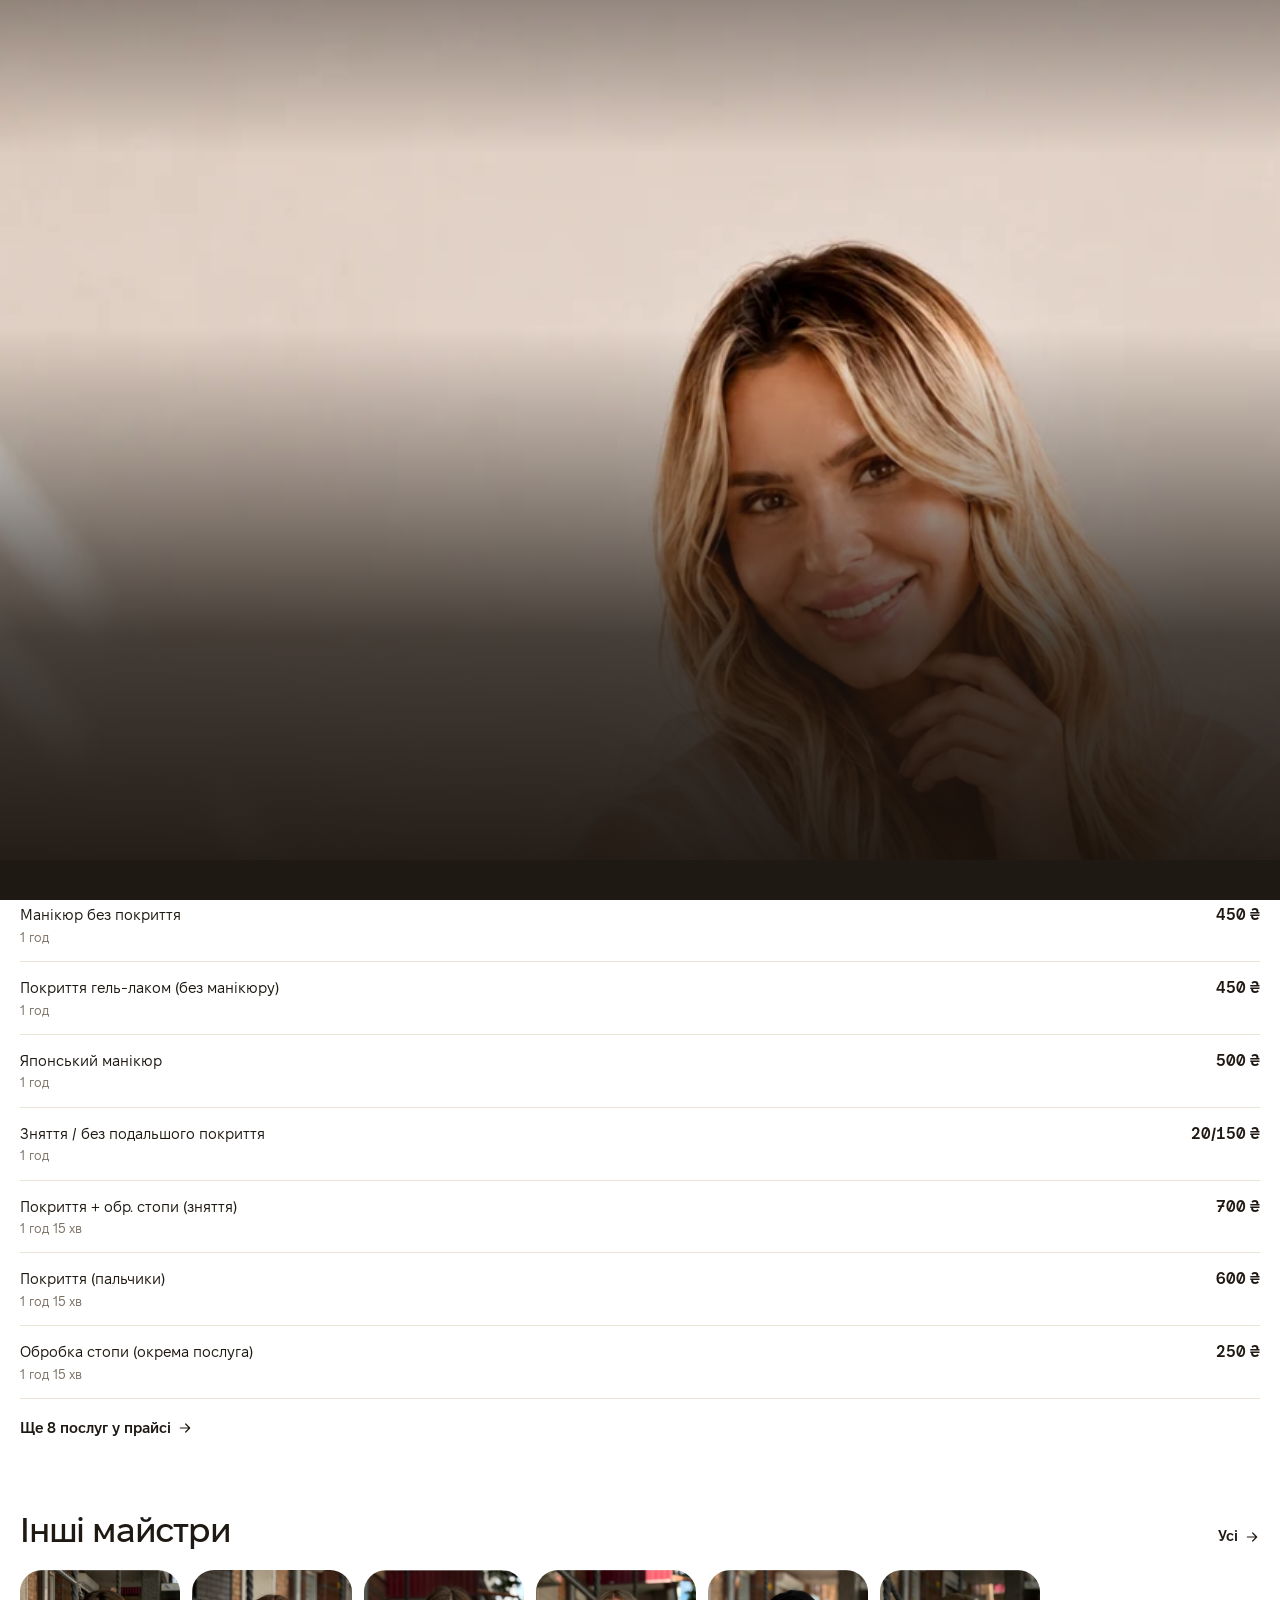
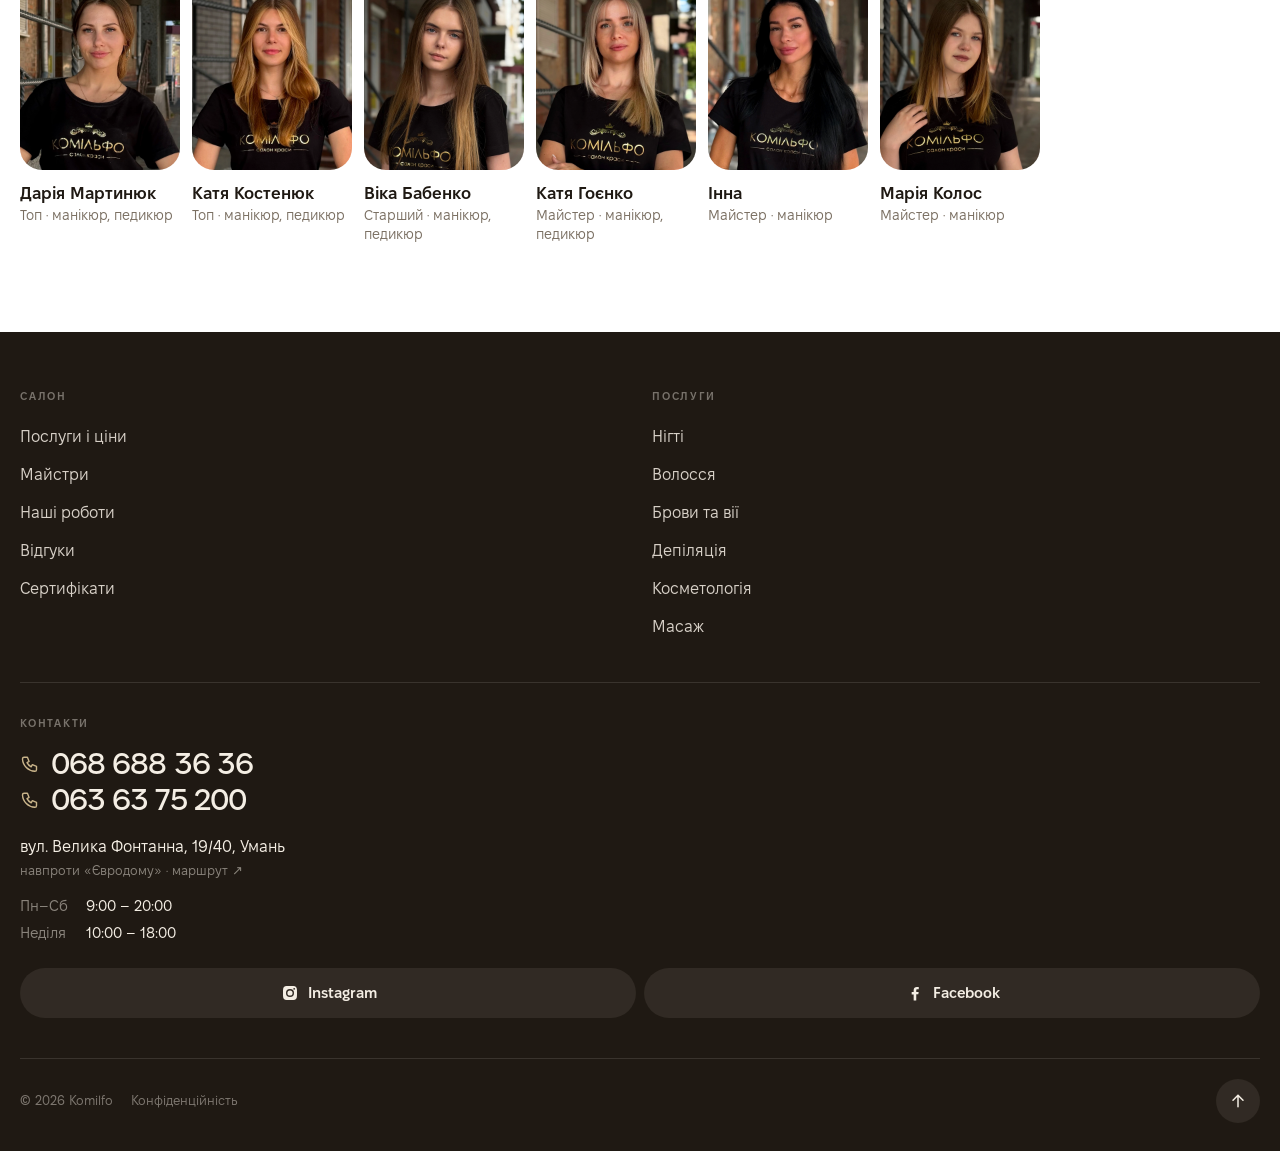
<file: majster-viktoriia-sviatenko.html>
<!doctype html>
<html lang="uk">
<head>
<meta charset="utf-8">
<meta name="viewport" content="width=device-width, initial-scale=1, viewport-fit=cover">
<meta name="robots" content="noindex">
<title>Вікторія Святенко — Komilfo</title>
<meta name="description" content="Вікторія Святенко — майстер салону краси Komilfo в Умані. Послуги, ціни та онлайн-запис.">
<meta property="og:type" content="website">
<meta property="og:site_name" content="Komilfo">
<meta property="og:title" content="Вікторія Святенко — Komilfo">
<meta property="og:description" content="Вікторія Святенко — майстер салону краси Komilfo в Умані. Послуги, ціни та онлайн-запис.">
<meta property="og:image" content="https://qwxdt.github.io/komilfo-preview/a/og.jpg">
<meta property="og:image:width" content="1200">
<meta property="og:image:height" content="630">
<meta name="twitter:card" content="summary_large_image">
<link rel="icon" href="a/favicon.svg" type="image/svg+xml">
<link rel="preload" href="a/f/FixelDisplay-SemiBold.woff2" as="font" type="font/woff2" crossorigin>
<script>(()=>{const h=document.documentElement;h.classList.add('js');
if('scrollRestoration' in history)history.scrollRestoration='manual';
let nt='navigate';try{nt=performance.getEntriesByType('navigation')[0].type}catch(e){}
let seen=false;try{seen=sessionStorage.getItem('kf-in')==='1'}catch(e){}
if((nt==='reload'||!seen)&&!matchMedia('(prefers-reduced-motion: reduce)').matches){h.classList.add('ld');h.style.background='#1F1913'}
if(nt==='reload'&&location.hash)history.replaceState(null,'',location.pathname+location.search);
})()</script>
<style>@font-face{font-family:Fixel;src:url(a/f/FixelText-Regular.woff2) format("woff2");font-weight:400;font-display:swap}
@font-face{font-family:Fixel;src:url(a/f/FixelText-Medium.woff2) format("woff2");font-weight:500;font-display:swap}
@font-face{font-family:Fixel;src:url(a/f/FixelText-SemiBold.woff2) format("woff2");font-weight:600;font-display:swap}
@font-face{font-family:Fixel;src:url(a/f/FixelText-Bold.woff2) format("woff2");font-weight:700;font-display:swap}
@font-face{font-family:FixelD;src:url(a/f/FixelDisplay-Medium.woff2) format("woff2");font-weight:500;font-display:swap}
@font-face{font-family:FixelD;src:url(a/f/FixelDisplay-SemiBold.woff2) format("woff2");font-weight:600;font-display:swap}
:root{--bg:#fff;--soft:#F6F3EE;--fg:#1F1913;--mute:#7A6F62;--line:#E9E3D8;--gold:#A68A56;--dark:#1F1913;--ivory:#F4EEE4;--pad:20px;--r:22px;--ease:cubic-bezier(.22,1,.36,1)}
*{box-sizing:border-box;margin:0;padding:0}
html{-webkit-text-size-adjust:100%;scroll-behavior:smooth;scroll-padding-top:132px}
body{background:var(--bg);color:var(--fg);font:400 16px/1.5 Fixel,system-ui,sans-serif;-webkit-font-smoothing:antialiased;overflow-x:hidden}
a{color:inherit;text-decoration:none;-webkit-tap-highlight-color:transparent}
img{display:block;max-width:100%}
svg{width:18px;height:18px;flex:none}
ul,ol{list-style:none}
.wrap{padding:0 var(--pad)}
.over{font-size:12px;letter-spacing:.14em;text-transform:uppercase;color:var(--gold);font-weight:600}
h1,h2{font-family:FixelD,Fixel,sans-serif;font-weight:500;letter-spacing:-.035em}
h2{font-size:34px;line-height:1.05;text-wrap:balance}
.sub{color:var(--mute);font-size:15px;line-height:1.5;margin-top:8px}
.link{display:inline-flex;align-items:center;gap:6px;font-weight:600;font-size:15px;white-space:nowrap}
.link svg{width:16px;height:16px}
section{padding-top:72px}
.head{display:flex;align-items:flex-end;justify-content:space-between;padding:0 var(--pad);margin-bottom:22px;gap:16px}

/* header: burger left · logo center · phone right */
.hdr{position:fixed;top:0;left:0;right:0;z-index:50;display:grid;grid-template-columns:1fr auto 1fr;align-items:center;padding:8px calc(var(--pad) - 12px);padding-top:calc(8px + env(safe-area-inset-top));color:var(--fg);transition:background .35s,color .35s,box-shadow .35s,transform .45s var(--ease)}
.logo{font-family:FixelD,Fixel,sans-serif;font-size:24px;font-weight:600;letter-spacing:.01em;justify-self:center;transition:transform .5s var(--ease)}
.burger{justify-self:start;position:relative;width:48px;height:48px;display:grid;place-items:center;background:none;border:0;padding:0;color:inherit;cursor:pointer;-webkit-tap-highlight-color:transparent}
.burger span{position:absolute;left:12px;height:2px;border-radius:2px;background:currentColor;transition:transform .5s var(--ease),width .5s var(--ease),top .5s var(--ease)}
.burger span:nth-child(1){top:19px;width:24px}
.burger span:nth-child(2){top:27px;width:15px}
.burger:active span{width:24px}
.menu-open .burger span:nth-child(1){top:23px;width:24px;transform:rotate(45deg)}
.menu-open .burger span:nth-child(2){top:23px;width:24px;transform:rotate(-45deg)}
.hcall svg{width:23px;height:23px;transform-origin:50% 60%;animation:ring 5s var(--ease) 2s infinite}
@keyframes ring{0%,80%,100%{transform:none}83%{transform:rotate(-14deg)}86%{transform:rotate(12deg)}89%{transform:rotate(-9deg)}92%{transform:rotate(6deg)}95%{transform:rotate(0)}}
.wave{position:absolute;left:50%;top:50%;width:34px;height:34px;margin:-17px 0 0 -17px;border-radius:50%;background:currentColor;opacity:0;pointer-events:none;animation:wave 5s ease-out 2s infinite}
.wave.w2{animation-delay:2.25s}
@keyframes wave{0%,80%{transform:scale(.4);opacity:0}84%{opacity:.16}100%{transform:scale(1.35);opacity:0}}
.hcall:active svg{transform:scale(.88)}
.hdr.ovr{color:#fff}
.hdr.ovr:before{content:"";position:absolute;inset:0 0 -24px;background:linear-gradient(rgba(24,18,13,.35),rgba(24,18,13,0));pointer-events:none;z-index:-1;transition:opacity .35s}
.hdr.flat,.hdr.solid{background:rgba(255,255,255,.9);backdrop-filter:saturate(1.4) blur(16px);-webkit-backdrop-filter:saturate(1.4) blur(16px);color:var(--fg);box-shadow:0 1px 0 var(--line)}
.hdr.solid:before{opacity:0}
.menu-open .hdr{background:transparent!important;box-shadow:none!important;backdrop-filter:none!important;-webkit-backdrop-filter:none!important;color:var(--ivory)}
.menu-open .hdr:before{opacity:0}
body.p-solid main{padding-top:64px}

/* menu: circular reveal from the burger */
.menu{position:fixed;inset:0;z-index:40;background:var(--dark);color:var(--ivory);clip-path:circle(0 at 32px 34px);visibility:hidden;transition:clip-path .7s cubic-bezier(.7,0,.2,1),visibility 0s .7s;overflow:hidden}
.menu-open .menu{clip-path:circle(150% at 32px 34px);visibility:visible;transition:clip-path .8s cubic-bezier(.7,0,.2,1)}
.menu-open{overflow:hidden}
.mbg{position:absolute;inset:0;opacity:0;transition:opacity 1.2s var(--ease) .2s}
.mbg img{width:100%;height:100%;object-fit:cover;filter:grayscale(.3) brightness(.85);transform:scale(1.12);transition:transform 2.4s var(--ease)}
.mbg:after{content:"";position:absolute;inset:0;background:linear-gradient(rgba(31,25,19,.93),rgba(31,25,19,.86) 50%,rgba(31,25,19,.97))}
.menu-open .mbg{opacity:1}.menu-open .mbg img{transform:scale(1)}
.min{position:relative;height:100%;display:flex;flex-direction:column;padding:calc(84px + env(safe-area-inset-top)) var(--pad) calc(22px + env(safe-area-inset-bottom));overflow-y:auto}
.menu ol{flex:1;display:flex;flex-direction:column;justify-content:center;align-items:center;text-align:center;padding:8px 0 24px}
.menu li{overflow:hidden}
.menu li a{display:flex;justify-content:center;padding:6px 0;font-family:FixelD,Fixel,sans-serif;font-size:clamp(38px,12.4vw,54px);font-weight:500;letter-spacing:-.035em;line-height:1.12;transform:translateY(105%);transition:transform .5s var(--ease),color .3s}
.menu li small{font:600 11px Fixel,sans-serif;color:var(--gold);letter-spacing:.1em;width:18px;flex:none;transform:translateY(-.9em)}
.menu li a span{background:linear-gradient(currentColor,currentColor) 50% 100%/0 2px no-repeat;transition:background-size .5s var(--ease)}
.menu li a.cur{color:#E9D9B8}
.menu li a.cur span{background-size:100% 2px}
.menu li a:active span{background-size:100% 2px}
.menu-open .menu li a{transform:none;transition:transform .9s var(--ease)}
.menu-open .menu li:nth-child(1) a{transition-delay:.22s}.menu-open .menu li:nth-child(2) a{transition-delay:.27s}.menu-open .menu li:nth-child(3) a{transition-delay:.32s}.menu-open .menu li:nth-child(4) a{transition-delay:.37s}.menu-open .menu li:nth-child(5) a{transition-delay:.42s}.menu-open .menu li:nth-child(6) a{transition-delay:.47s}
.mchips,.mbot{opacity:0;transform:translateY(16px);transition:opacity .3s,transform .3s}
.menu-open .mchips,.menu-open .mbot{opacity:1;transform:none;transition:opacity .8s var(--ease) .5s,transform .8s var(--ease) .5s}
.menu-open .mbot{transition-delay:.58s}
.mchips{display:flex;flex-wrap:wrap;gap:6px;margin:22px 0 26px}
.mchips a{height:34px;padding:0 13px;border-radius:999px;background:rgba(244,238,228,.09);display:flex;align-items:center;font-size:13px;font-weight:600;color:rgba(244,238,228,.85)}
.mcta{width:100%;background:var(--ivory);color:var(--fg);justify-content:space-between;padding:0 8px 0 24px;height:58px}
.mcta svg{width:42px;height:42px;padding:12px;border-radius:50%;background:var(--fg);color:var(--ivory);transition:transform .4s var(--ease)}
.mcta:active svg{transform:translateX(4px)}
.mrow{display:flex;flex-direction:column;align-items:center;gap:14px;text-align:center;padding-top:22px;border-top:1px solid rgba(244,238,228,.12)}
.mtel{display:block;font-family:FixelD,Fixel,sans-serif;font-size:26px;font-weight:500;letter-spacing:-.03em;line-height:1.1}
.mopen{display:flex;align-items:center;justify-content:center;gap:7px;margin-top:6px;font-size:13px;color:rgba(244,238,228,.6)}
.mopen i{width:7px;height:7px;border-radius:50%;background:#B9A88E;flex:none}
.mopen.on i{background:#7FD49A;box-shadow:0 0 0 0 rgba(127,212,154,.6);animation:pulse 2s infinite}
@keyframes pulse{70%{box-shadow:0 0 0 7px rgba(127,212,154,0)}100%{box-shadow:0 0 0 0 rgba(127,212,154,0)}}
.maddr{font-size:13px;color:rgba(244,238,228,.45);margin-top:10px;text-align:center}

/* buttons */
.btns{display:flex;gap:10px;margin-top:24px}
.btn{height:54px;border-radius:999px;display:inline-flex;align-items:center;justify-content:center;gap:8px;font-weight:700;font-size:16px;padding:0 24px;transition:transform .15s}
.btn:active{transform:scale(.97)}
.btn.w{background:#fff;color:var(--fg);flex:1}
.btn.g{background:rgba(255,255,255,.16);color:#fff;backdrop-filter:blur(10px);-webkit-backdrop-filter:blur(10px);width:54px;padding:0;border:1px solid rgba(255,255,255,.2)}
.btn.d{background:var(--fg);color:#fff;width:100%;margin-top:28px}
.btn.o{border:1.5px solid var(--fg);color:var(--fg);flex:1;height:52px;font-size:15px}

/* hero (variant 1 + deep darkening of variant 3) */
.hero{position:relative;height:100svh;min-height:600px;max-height:860px;overflow:hidden;background:#2a211a;padding:0}
.hero img{position:absolute;inset:0;width:100%;height:100%;object-fit:cover;object-position:100% 0%;transform:scale(1.1);transform-origin:100% 0%}
@keyframes kb{from{transform:scale(1.08)}to{transform:scale(1)}}
.hero:after{content:"";position:absolute;inset:0;background:linear-gradient(to top,rgba(24,18,13,.94) 0%,rgba(24,18,13,.78) 26%,rgba(24,18,13,.34) 46%,rgba(24,18,13,0) 62%),linear-gradient(to bottom,rgba(24,18,13,.38),rgba(24,18,13,0) 18%)}
.hero .txt{position:absolute;left:0;right:0;bottom:0;z-index:2;padding:0 var(--pad) calc(24px + env(safe-area-inset-bottom));color:#fff}
.hero .kick{font-size:12px;letter-spacing:.16em;text-transform:uppercase;font-weight:600;color:#E9D9B8}
.hero h1{font-size:clamp(30px,11.2vw,48px);line-height:1;margin-top:12px;letter-spacing:-.04em;white-space:nowrap}
.hero h1 i{font-style:normal;color:#E9D9B8}
.hero .meta{display:flex;align-items:center;gap:6px;margin-top:16px;font-size:clamp(10.5px,3.3vw,14px);white-space:nowrap;color:rgba(255,255,255,.74)}
.hero .meta svg{width:15px;height:15px}
.hero .txt>*{animation:up .8s var(--ease) both}
.hero .txt>:nth-child(2){animation-delay:.08s}.hero .txt>:nth-child(3){animation-delay:.16s}.hero .txt>:nth-child(4){animation-delay:.24s}.hero .txt>:nth-child(5){animation-delay:.32s}
@keyframes up{from{opacity:0;transform:translateY(18px)}to{opacity:1;transform:none}}

/* category chips under hero */
.cats-s{padding-top:20px}
.cats{display:flex;gap:8px;overflow-x:auto;padding:0 var(--pad);scrollbar-width:none}
.cats::-webkit-scrollbar{display:none}
.cat{flex:none;display:flex;align-items:center;gap:10px;height:56px;padding:0 14px 0 6px;border-radius:999px;background:var(--soft);font-weight:600;font-size:15px;white-space:nowrap}
.cat img{width:44px;height:44px;border-radius:50%;object-fit:cover}
.cat svg{width:14px;height:14px;color:var(--mute)}

/* rails */
.rail{display:flex;gap:12px;overflow-x:auto;scroll-snap-type:x mandatory;padding:0 var(--pad);scrollbar-width:none;scroll-padding:0 var(--pad)}
.rail::-webkit-scrollbar{display:none}
.rail>*{scroll-snap-align:start;flex:0 0 auto}
.svc{width:min(272px,74vw)}
.svc .ph{aspect-ratio:4/5;border-radius:var(--r);overflow:hidden;background:var(--soft)}
.svc .ph img{width:100%;height:100%;object-fit:cover}
.svc h3{font-size:18px;font-weight:600;line-height:1.3;margin-top:14px}
.svc .p{font-size:15px;margin-top:4px;color:var(--mute)}
.mst{width:min(200px,52vw)}
.mst.sm{width:min(160px,42vw)}
.mst .ph{aspect-ratio:4/5;border-radius:var(--r);overflow:hidden;background:var(--soft)}
.mst .ph img{width:100%;height:100%;object-fit:cover}
.mst h3{font-size:17px;font-weight:600;margin-top:12px;line-height:1.3}
.mst .r{font-size:14px;color:var(--mute);margin-top:2px;line-height:1.35}

/* tier switch (CSS only) */
.lvi{position:absolute;opacity:0;pointer-events:none}
.seg{position:relative;display:grid;grid-template-columns:repeat(3,1fr);background:var(--soft);border-radius:999px;padding:4px;margin-top:22px}
.seg.n2{grid-template-columns:repeat(2,1fr)}
.seg label{position:relative;z-index:1;height:44px;display:grid;place-items:center;font-weight:600;font-size:15px;cursor:pointer;color:var(--mute);transition:color .25s}
.seg i{position:absolute;top:4px;bottom:4px;left:4px;width:calc((100% - 8px)/3);border-radius:999px;background:var(--fg);transition:transform .35s var(--ease)}
.seg.n2 i{width:calc((100% - 8px)/2)}
.lv1:checked~.seg i{transform:translateX(100%)}
.lv2:checked~.seg i{transform:translateX(200%)}
.lv0:checked~.seg label:nth-child(1),.lv1:checked~.seg label:nth-child(2),.lv2:checked~.seg label:nth-child(3){color:#fff}
.lvi:focus-visible~.seg{outline:2px solid var(--gold);outline-offset:2px}
.t{display:none}
.lv0:checked~* .t0,.lv1:checked~* .t1,.lv2:checked~* .t2,.lv0:checked~.t0,.lv1:checked~.t1,.lv2:checked~.t2{display:inline;animation:fade .3s}
.who.t{font-size:14px;color:var(--mute);margin-top:14px}
.lv0:checked~.who.t0,.lv1:checked~.who.t1,.lv2:checked~.who.t2{display:block}
@keyframes fade{from{opacity:0}to{opacity:1}}

/* price list */
.pl{margin-top:18px;border-top:1px solid var(--line)}
.pl li{display:flex;justify-content:space-between;align-items:baseline;gap:16px;padding:15px 0;border-bottom:1px solid var(--line);font-size:15px;line-height:1.35}
.pl .n{flex:1;min-width:0}
.pl small{display:block;color:var(--mute);font-size:13px;margin-top:3px}
.pl .pr{font-weight:600;white-space:nowrap;font-size:16px;font-variant-numeric:tabular-nums;text-align:right}
.tag{display:inline-block;margin-top:5px;font-size:11px;font-weight:600;letter-spacing:.04em;color:var(--gold);background:#F6EFE2;border-radius:6px;padding:2px 7px}
.note{font-size:13px;color:var(--mute);margin-top:12px;line-height:1.45}
.hint{font-size:13px;color:var(--mute);margin-top:10px}

/* levels box on home */
.lvls{padding-left:var(--pad);padding-right:var(--pad)}
.lbox{background:var(--soft);border-radius:28px;padding:30px 20px 22px}
.lbox h2{margin-top:10px;font-size:30px}
.lbox .seg{background:#fff}
.lbox .pl{border-color:#E4DCCE}.lbox .pl li{border-color:#E4DCCE}
.lbox.plain .btn{margin-top:24px;width:100%;flex:none}

/* works */
.works{display:grid;grid-template-columns:1fr 1fr;gap:8px;padding:0 var(--pad)}
.works img{width:100%;height:100%;object-fit:cover;border-radius:16px}
.works .t{grid-row:span 2;aspect-ratio:3/5.2}
.works .s{aspect-ratio:1}

/* reviews */
.score{display:flex;align-items:center;gap:16px;margin-top:12px}
.score b{font-family:FixelD,Fixel,sans-serif;font-size:64px;font-weight:500;line-height:1;letter-spacing:-.04em}
.score span{display:block;font-size:14px;color:var(--mute);margin-top:4px}
.stars{display:inline-flex;gap:2px;color:var(--gold)}
.stars svg{width:16px;height:16px}.stars svg.off{color:#E4DCCE}
.qs{display:flex;gap:12px;overflow-x:auto;scroll-snap-type:x mandatory;padding:22px var(--pad) 0;scroll-padding:0 var(--pad);scrollbar-width:none}
.qs:after{content:'';flex:0 0 1px}
.qs::-webkit-scrollbar{display:none}
.q{flex:0 0 min(300px,80vw);scroll-snap-align:start;background:var(--soft);border-radius:var(--r);padding:22px 20px;display:flex;flex-direction:column;justify-content:space-between;gap:20px}
.q blockquote{font-size:16px;line-height:1.5}
.q figcaption{display:flex;flex-direction:column;gap:6px;font-size:14px;color:var(--mute)}
.q .qn{color:var(--ink);font-weight:500;font-size:15px}
.q .qd{display:flex;align-items:center;gap:6px;font-size:13px}
.q .gg{width:14px;height:14px;flex:none}
.revs .wrap+.wrap{margin-top:20px}
.revs>.wrap:last-child{margin-top:20px}

/* about */
.about .big{font-family:FixelD,Fixel,sans-serif;font-weight:500;font-size:28px;line-height:1.2;letter-spacing:-.03em;margin-top:12px;text-wrap:pretty}
.about .big em{font-style:normal;color:var(--gold)}
.about .pic{position:relative;margin:28px var(--pad) 0;border-radius:var(--r);overflow:hidden;aspect-ratio:4/3}
.about .pic img{width:100%;height:100%;object-fit:cover;display:block}
.about .ptag{position:absolute;left:12px;bottom:12px;font-size:12px;font-weight:500;color:var(--fg);background:rgba(255,255,255,.88);-webkit-backdrop-filter:blur(8px);backdrop-filter:blur(8px);border-radius:999px;padding:6px 11px;white-space:nowrap}
.js .about .pic.rv{opacity:1;transform:none;clip-path:inset(10% 6% 10% 6% round var(--r));transition:clip-path 1s var(--ease)}
.js .about .pic.rv img{transform:scale(1.08);transition:transform 1.2s var(--ease)}
.js .about .pic.rv .ptag{opacity:0;transform:translateY(6px);transition:opacity .5s .6s var(--ease),transform .5s .6s var(--ease)}
.js .about .pic.rv.in{clip-path:inset(0 0 0 0 round var(--r))}
.js .about .pic.rv.in img{transform:none}
.js .about .pic.rv.in .ptag{opacity:1;transform:none}
.facts{display:grid;grid-template-columns:repeat(3,1fr);padding:28px var(--pad) 0}
.facts>div{padding:0 12px;border-left:1px solid rgba(166,138,86,.45)}
.facts>div:first-child{padding-left:0;border-left:0}
.facts b{display:block;font-family:FixelD,Fixel,sans-serif;font-weight:500;font-size:40px;line-height:1;letter-spacing:-.04em;white-space:nowrap}
.facts small{display:block;margin-top:6px;font-size:13px;color:var(--mute)}

/* certificate */
.cert{margin:0 var(--pad);background:var(--soft);border-radius:28px;padding:32px 22px 24px;overflow:hidden}
.cert h2{margin-top:10px}
.card{margin:30px auto 0;width:100%;aspect-ratio:1.6;border-radius:18px;background:linear-gradient(140deg,#2A221A,#14100C);color:var(--ivory);padding:20px 22px;display:flex;flex-direction:column;justify-content:space-between;box-shadow:0 30px 60px -24px rgba(31,25,19,.55);transform:rotate(-4deg);transition:transform .8s var(--ease)}
.cert.in .card{transform:rotate(-2deg)}
.card .l{font-family:FixelD,Fixel,sans-serif;font-size:30px;font-weight:600;line-height:1}
.card .l i{display:inline-block;font-style:normal;font-synthesis:none;transform:skewX(-12deg);padding:0 .1em 0 .02em;letter-spacing:-.01em;background:linear-gradient(100deg,#F4EEE4 30%,#E2CC9E 50%,#F4EEE4 70%) 0 0/250% 100%;-webkit-background-clip:text;background-clip:text;color:transparent;animation:shine 6s ease-in-out infinite}
.card .lsub{display:block;margin-top:8px;font:600 10px Fixel,sans-serif;letter-spacing:.24em;text-transform:uppercase;color:rgba(244,238,228,.45)}
@keyframes shine{0%,60%{background-position:100% 0}100%{background-position:-50% 0}}
.card .row{display:flex;justify-content:space-between;align-items:flex-end;font-size:12px;letter-spacing:.12em;text-transform:uppercase;color:rgba(244,238,228,.6)}
.card .row{gap:10px}
.card .row b{white-space:nowrap;font-family:FixelD,Fixel,sans-serif;font-size:clamp(26px,8.6vw,34px);font-weight:500;letter-spacing:0;text-transform:none;color:var(--ivory)}

/* contacts */
.map{display:block;margin:0 var(--pad);border-radius:var(--r);overflow:hidden;aspect-ratio:4/3.4;position:relative;background:var(--soft)}
.map img{width:100%;height:100%;object-fit:cover}
.pin{position:absolute;left:50%;top:50%;transform:translate(-50%,calc(-100% - 14px));background:var(--fg);color:#fff;font-size:14px;font-weight:700;padding:9px 14px;border-radius:12px;white-space:nowrap;box-shadow:0 8px 20px -6px rgba(0,0,0,.35)}
.pin:after{content:"";position:absolute;left:50%;bottom:-6px;margin-left:-6px;border:6px solid transparent;border-bottom:0;border-top-color:var(--fg)}
.dot{position:absolute;left:50%;top:50%;width:16px;height:16px;margin:-8px 0 0 -8px;border-radius:50%;background:var(--fg);box-shadow:0 0 0 5px #fff}
.osm{position:absolute;right:10px;bottom:8px;font-size:10px;color:#9a9086}
.info{padding:24px var(--pad) 0}
.info .addr{font-size:22px;font-weight:600;line-height:1.3;letter-spacing:-.02em}
.info .sub{margin-top:2px}
.hours{margin-top:20px;display:grid;grid-template-columns:auto 1fr;gap:6px 22px;font-size:16px}
.hours dt{color:var(--mute)}
.tel{display:flex;width:fit-content;align-items:center;gap:12px;white-space:nowrap;font-family:FixelD,Fixel,sans-serif;font-size:32px;font-weight:500;line-height:1.2;letter-spacing:-.03em;margin-top:20px}
.tel svg{width:.7em;height:.7em;flex:none;color:var(--gold)}
.tel+.tel{margin-top:0}
.row2{display:flex;gap:10px;margin-top:24px}

/* footer */
.foot{margin-top:88px;background:var(--dark);color:var(--ivory);padding:56px var(--pad) calc(28px + env(safe-area-inset-bottom));overflow:hidden}
.foot h4{font-size:11px;letter-spacing:.16em;text-transform:uppercase;font-weight:600;color:rgba(244,238,228,.42);margin-bottom:14px}
.fcta h2{margin-top:0;font-size:38px;line-height:1.04}
.fcta h2 i{font-style:normal;color:#E9D9B8}
.fcta .mcta{margin-top:26px}
.fcols{display:grid;grid-template-columns:1fr 1fr;gap:24px;margin-top:52px;padding-top:32px;border-top:1px solid rgba(244,238,228,.12)}
.foot>.fcols:first-child{margin-top:0;padding-top:0;border-top:0}
.fcol a{display:block;padding:7px 0;font-size:16px;color:rgba(244,238,228,.86);transition:color .2s}
.fcol a:active{color:#E9D9B8}
.fcon{margin-top:36px;padding-top:32px;border-top:1px solid rgba(244,238,228,.12)}
.ftel{display:flex;width:fit-content;align-items:center;gap:11px;white-space:nowrap;font-family:FixelD,Fixel,sans-serif;font-size:30px;font-weight:500;letter-spacing:-.03em;line-height:1.2}
.ftel svg{width:.66em;height:.66em;flex:none;color:#C9B48A}
.faddr{display:block;margin-top:18px;font-size:16px;line-height:1.4}
.faddr small{display:block;font-size:13px;color:rgba(244,238,228,.5);margin-top:3px}
.fhrs{display:grid;grid-template-columns:auto 1fr;gap:4px 18px;margin-top:16px;font-size:15px}
.fhrs dt{color:rgba(244,238,228,.5)}
.fsoc{display:flex;gap:8px;margin-top:24px}
.fsoc a{flex:1;display:flex;align-items:center;justify-content:center;gap:8px;height:50px;border-radius:999px;background:rgba(244,238,228,.08);font-weight:600;font-size:15px;transition:background .25s,transform .2s}
.fsoc a:active{transform:scale(.97);background:rgba(244,238,228,.14)}
.fsoc svg{width:20px;height:20px}
.fword{display:block;font-family:FixelD,Fixel,sans-serif;font-weight:600;font-size:24vw;line-height:.9;letter-spacing:-.045em;margin:52px 0 0;padding:0 .14em 0 .04em;white-space:nowrap;text-align:center;color:transparent;background:linear-gradient(180deg,rgba(244,238,228,.92),rgba(244,238,228,.12));-webkit-background-clip:text;background-clip:text;font-style:normal;font-synthesis:none;transform:skewX(-12deg)}
.flegal{display:flex;align-items:center;gap:18px;margin-top:40px;padding-top:20px;border-top:1px solid rgba(244,238,228,.12);font-size:13px;color:rgba(244,238,228,.45)}
.flegal .ftop{margin-left:auto;width:44px;height:44px;display:grid;place-items:center;border-radius:50%;background:rgba(244,238,228,.08);color:var(--ivory)}
.flegal .ftop svg{width:20px;height:20px;transition:transform .4s var(--ease)}
.flegal .ftop:active svg{transform:translateY(-4px)}

/* sticky CTA */
.sticky{position:fixed;left:12px;right:12px;bottom:calc(12px + env(safe-area-inset-bottom));z-index:15;display:flex;gap:8px;padding:6px;border-radius:999px;background:rgba(31,25,19,.92);backdrop-filter:blur(14px);-webkit-backdrop-filter:blur(14px);box-shadow:0 12px 30px -10px rgba(0,0,0,.45);transition:transform .4s var(--ease),opacity .3s;opacity:0;transform:translateY(130%);pointer-events:none}
.show-sticky .sticky{opacity:1;transform:none;pointer-events:auto}
.sticky a{height:48px;border-radius:999px;display:flex;align-items:center;justify-content:center;font-weight:700;font-size:15px}
.sticky .b{flex:1;background:#fff;color:var(--fg);padding:0 12px;white-space:nowrap;overflow:hidden;text-overflow:ellipsis}
.sticky .c{width:48px;color:#fff}
.sticky .c svg{width:20px;height:20px}

/* inner page top + tabs */
.top{padding:28px var(--pad) 0}
.top h1{font-size:44px;line-height:1;letter-spacing:-.04em}
.tabsw{position:sticky;top:calc(68px + env(safe-area-inset-top));z-index:10;background:rgba(255,255,255,.94);backdrop-filter:blur(14px);-webkit-backdrop-filter:blur(14px);margin-top:22px;border-bottom:1px solid var(--line)}
.tabs{display:flex;gap:6px;overflow-x:auto;padding:10px var(--pad);scrollbar-width:none}
.tabs::-webkit-scrollbar{display:none}
.tab{flex:none;height:38px;padding:0 16px;border-radius:999px;background:var(--soft);display:flex;align-items:center;font-weight:600;font-size:14px;white-space:nowrap;transition:background .2s,color .2s}
.tab.on{background:var(--fg);color:#fff}

/* services page */
.cat-sec{padding-top:44px}
.cover{position:relative;margin:0 var(--pad);border-radius:var(--r);overflow:hidden;aspect-ratio:16/10;background:var(--soft)}
.cover img{width:100%;height:100%;object-fit:cover}
.cover:after{content:"";position:absolute;inset:0;background:linear-gradient(to top,rgba(24,18,13,.75),rgba(24,18,13,0) 60%)}
.ct{position:absolute;left:18px;right:18px;bottom:16px;z-index:1;color:#fff;display:flex;justify-content:space-between;align-items:flex-end;gap:12px}
.ct h2{font-size:30px}
.ct span{font-size:13px;color:rgba(255,255,255,.8);white-space:nowrap;padding-bottom:4px}
.faces{display:flex;align-items:center;gap:12px;margin:14px var(--pad) 0;padding:10px 14px 10px 10px;border-radius:999px;background:var(--soft);font-size:14px;font-weight:600}
.faces span:nth-child(2){flex:1}
.fc{display:flex}
.fc img{width:32px;height:32px;border-radius:50%;object-fit:cover;border:2px solid var(--soft);margin-left:-8px}
.fc img:first-child{margin-left:0}
.faces svg{width:15px;height:15px;color:var(--mute)}
.grp{position:relative;padding:30px var(--pad) 0}
.gh h3{font-size:21px;font-weight:600;letter-spacing:-.015em}
.grp .seg{margin-top:14px}
.cat-sec>.wrap .btn{margin-top:26px}
.rules{padding-top:56px}
.rules h3{font-size:21px;font-weight:600}

/* masters page */
.mg{padding-top:40px}
.gh2{display:flex;align-items:baseline;gap:10px;padding:0 var(--pad);margin-bottom:18px}
.gh2 h2{font-size:30px}
.gh2 span{font-size:15px;color:var(--mute);font-weight:600}
.mgrid{display:grid;grid-template-columns:1fr 1fr;gap:24px 12px;padding:0 var(--pad)}
.m .ph{position:relative;aspect-ratio:4/5;border-radius:20px;overflow:hidden;background:var(--soft)}
.m .ph img{width:100%;height:100%;object-fit:cover}
.lvb{position:absolute;left:10px;top:10px;z-index:1;font-size:12px;font-weight:700;padding:5px 10px;border-radius:999px;background:rgba(255,255,255,.92);color:var(--fg)}
.m h3{font-size:16px;font-weight:600;margin-top:10px;line-height:1.3}
.m .r{font-size:13px;color:var(--mute);margin-top:2px;line-height:1.35}
.mg+.lvls{padding-top:56px}

/* master profile */
.phero{position:relative;height:min(78svh,640px);min-height:480px;overflow:hidden;padding:0;background:var(--soft)}
.phero img{position:absolute;inset:0;width:100%;height:100%;object-fit:cover;animation:kb 14s var(--ease) both}
.phero:after{content:"";position:absolute;inset:0;background:linear-gradient(to top,rgba(24,18,13,.9) 0%,rgba(24,18,13,.55) 24%,rgba(24,18,13,0) 50%),linear-gradient(to bottom,rgba(24,18,13,.35),rgba(24,18,13,0) 20%)}
.phero .txt{position:absolute;left:var(--pad);right:var(--pad);bottom:24px;z-index:2;color:#fff}
.phero .lvb{position:static;display:inline-block;margin-bottom:12px}
.phero h1{font-size:42px;line-height:1;letter-spacing:-.04em}
.phero p{margin-top:8px;color:rgba(255,255,255,.82);font-size:16px}
.backb{position:absolute;z-index:3;left:var(--pad);top:calc(72px + env(safe-area-inset-top));width:40px;height:40px;border-radius:50%;display:grid;place-items:center;background:rgba(255,255,255,.16);color:#fff;border:1px solid rgba(255,255,255,.2);backdrop-filter:blur(10px);-webkit-backdrop-filter:blur(10px)}
.pact .btn{margin-top:20px}
.psv{padding-top:48px}
.psv .head{margin-bottom:0}
.more{margin-top:18px}

/* reveal */
.js .rv{opacity:0;transform:translateY(22px);transition:opacity .8s var(--ease),transform .8s var(--ease)}
.js .rv.in{opacity:1;transform:none}
@media (prefers-reduced-motion:reduce){.menu li a,.mchips,.mbot{transform:none!important;opacity:1!important}*,*:before,*:after{animation:none!important;transition:none!important}.js .rv{opacity:1;transform:none}.js .about .pic.rv{clip-path:none}.js .about .pic.rv img,.js .about .pic.rv .ptag{transform:none;opacity:1}}
@media (max-width:359px){:root{--pad:16px}h2{font-size:30px}.top h1{font-size:38px}.tel{font-size:28px}.facts b{font-size:32px}.facts>div{padding:0 8px}.about .ptag{font-size:11px}.score b{font-size:54px}.phero h1{font-size:36px}}

/* header book button */
.hbook{justify-self:end;position:relative;overflow:hidden;display:flex;align-items:center;height:38px;padding:0 15px;margin-right:4px;border-radius:999px;background:var(--fg);color:var(--ivory);font-size:14px;font-weight:600;letter-spacing:-.01em;transition:background .35s,color .35s,transform .2s;-webkit-tap-highlight-color:transparent}
.hbook:after{content:"";position:absolute;top:0;bottom:0;left:-60%;width:40%;background:linear-gradient(100deg,transparent,rgba(255,255,255,.35),transparent);transform:skewX(-20deg);animation:sheen 5s ease-in-out 1.5s infinite}
@keyframes sheen{0%,75%{left:-60%}100%{left:130%}}
.hbook:active{transform:scale(.95)}
.hdr.ovr:not(.solid) .hbook{background:var(--ivory);color:var(--fg)}
.menu-open .hbook{background:var(--ivory)!important;color:var(--fg)!important}
@media (max-width:340px){.hbook{padding:0 12px;font-size:13px;height:36px}.logo{font-size:21px}}
@media (prefers-reduced-motion:reduce){.hbook:after{animation:none}}

@media (max-width:340px){.card .row span{font-size:10px}.cert .btn{font-size:14px;padding:0 16px}}

/* page loader v3: works flip inside an arch → arch opens into the hero (seamless) */
.ldr{display:none}
.ld .ldr{display:block;position:fixed;inset:0;z-index:100;background:var(--dark);color:var(--ivory);overflow:hidden}
.ld:not(.ld-end) body{overflow:hidden}
.lbx{position:absolute;left:0;top:0;width:100%;height:clamp(600px,100svh,860px);--aw:min(54vw,230px);--ah:calc(var(--aw)*1.38);--ay:calc(50% - var(--ah)/2 - 22px)}
.lgw{position:absolute;inset:0;overflow:hidden;clip-path:inset(calc(var(--ay) + var(--ah)) calc(50% - var(--aw)/2) calc(100% - var(--ay) - var(--ah)) calc(50% - var(--aw)/2) round calc(var(--aw)/2) calc(var(--aw)/2) 0 0);will-change:clip-path}
.lgh{position:absolute;inset:0}
.lgh img{position:absolute;inset:0;width:100%;height:100%;object-fit:cover;object-position:100% 0%;transform:scale(1.24);transform-origin:100% 0%}
.lgh:after{content:"";position:absolute;inset:0;opacity:0;background:linear-gradient(to top,rgba(24,18,13,.94) 0%,rgba(24,18,13,.78) 26%,rgba(24,18,13,.34) 46%,rgba(24,18,13,0) 62%),linear-gradient(to bottom,rgba(24,18,13,.38),rgba(24,18,13,0) 18%)}
.lga{position:absolute;left:calc(50% - var(--aw)/2);top:var(--ay);width:var(--aw);height:var(--ah);background:var(--dark)}
.lga img{position:absolute;inset:0;width:100%;height:100%;object-fit:cover;opacity:0;transform:scale(1.14)}
.lga img.on{opacity:1;transform:scale(1);transition:transform .7s var(--ease)}
.lh .lga{opacity:0;transition:opacity .22s}
.lk{position:absolute;left:0;right:0;top:calc(var(--ay) - 34px);text-align:center;font-size:10.5px;font-weight:500;letter-spacing:.42em;padding-left:.42em;text-transform:uppercase;color:rgba(244,238,228,.55);opacity:0;transform:translateY(8px)}
.lcap{position:absolute;left:calc(50% - var(--aw)/2);width:var(--aw);top:calc(var(--ay) + var(--ah) + 22px);display:flex;justify-content:space-between;align-items:baseline;opacity:0;transform:translateY(8px)}
.lcap:before{content:"";position:absolute;left:0;right:0;top:-11px;height:1px;background:rgba(244,238,228,.14)}
.lcap:after{content:"";position:absolute;left:0;right:0;top:-11px;height:1px;background:#C9A96E;transform-origin:0 50%;transform:scaleX(var(--p,0))}
.lnm{font-family:FixelD,Fixel,sans-serif;font-weight:600;font-size:21px;line-height:1;letter-spacing:.04em}
.lcnt{font-size:12px;font-weight:500;letter-spacing:.14em;font-variant-numeric:tabular-nums;color:#E9D9B8}
.ld-go .lgw{clip-path:inset(var(--ay) calc(50% - var(--aw)/2) calc(100% - var(--ay) - var(--ah)) calc(50% - var(--aw)/2) round calc(var(--aw)/2) calc(var(--aw)/2) 0 0);transition:clip-path .85s cubic-bezier(.65,0,.35,1)}
.ld-go .lk,.ld-go .lcap{opacity:1;transform:none;transition:opacity .6s .25s var(--ease),transform .8s .25s var(--ease)}
.ld-out .ldr{pointer-events:none}
.ld-out .lgw{clip-path:inset(0 0 0 0 round 0 0 0 0);transition:clip-path 1s cubic-bezier(.76,0,.24,1)}
.ld-out .lgh img{transform:scale(1.1);transition:transform 1.1s cubic-bezier(.76,0,.24,1)}
.ld-out .lgh:after{opacity:1;transition:opacity .7s .3s}
.ld-out .lk,.ld-out .lcap{opacity:0;transform:translateY(-10px);transition:opacity .3s,transform .5s var(--ease)}
.ld-nh.ld-out .ldr{opacity:0;transition:opacity .5s .45s}
.ld-end .ldr{opacity:0;transition:opacity .35s}
/* hero entrance after loader */
.ld .hero .txt>*,.ldd .hero .txt>*{animation:none}
.ld:not(.ld-out) .phero img{animation-play-state:paused}
.ld .hero .txt>*,.ld .hdr{opacity:0;transform:translateY(18px)}
.ld-end .hero .txt>*,.ld-end .hdr{opacity:1;transform:none;transition:opacity .6s cubic-bezier(.22,1,.36,1),transform .8s cubic-bezier(.22,1,.36,1)}
.ld-end .hero .txt>*:nth-child(2){transition-delay:.07s}.ld-end .hero .txt>*:nth-child(3){transition-delay:.14s}.ld-end .hero .txt>*:nth-child(4){transition-delay:.21s}
</style>
</head>
<body class="p-over">
<div class="ldr" aria-hidden="true"><div class="lbx"><div class="lgw"><div class="lgh"><img src="a/hero/hero-mobile.webp" alt=""></div><div class="lga"><img src="a/gallery/g1.webp" alt="" class="on"><img src="a/gallery/g2.webp" alt=""><img src="a/gallery/g3.webp" alt=""><img src="a/gallery/g9.webp" alt=""><img src="a/gallery/g7.webp" alt=""><img src="a/gallery/g5.webp" alt=""></div></div><p class="lk">салон краси · Умань</p><div class="lcap"><span class="lnm">Komilfo</span><span class="lcnt">000</span></div></div></div>
<svg width="0" height="0" style="position:absolute" aria-hidden="true">
<symbol id="arr" viewBox="0 0 24 24" fill="none" stroke="currentColor" stroke-width="1.8" stroke-linecap="round" stroke-linejoin="round"><path d="M5 12h14M13 6l6 6-6 6"/></symbol>
<symbol id="back" viewBox="0 0 24 24" fill="none" stroke="currentColor" stroke-width="1.8" stroke-linecap="round" stroke-linejoin="round"><path d="M15 6l-6 6 6 6"/></symbol>
<symbol id="phone" viewBox="0 0 24 24" fill="none" stroke="currentColor" stroke-width="1.7" stroke-linecap="round" stroke-linejoin="round"><path d="M5 4h4l2 5-2.5 1.5a11 11 0 0 0 5 5L15 13l5 2v4a2 2 0 0 1-2 2A16 16 0 0 1 3 6a2 2 0 0 1 2-2"/></symbol>
<symbol id="menu" viewBox="0 0 24 24" fill="none" stroke="currentColor" stroke-width="1.8" stroke-linecap="round"><path d="M4 9h16M4 15h16"/></symbol>
<symbol id="x" viewBox="0 0 24 24" fill="none" stroke="currentColor" stroke-width="1.8" stroke-linecap="round"><path d="M6 6l12 12M18 6L6 18"/></symbol>
<symbol id="star" viewBox="0 0 24 24"><path fill="currentColor" d="M12 2.8l2.8 5.9 6.4.8-4.7 4.4 1.2 6.4L12 17.1l-5.7 3.2 1.2-6.4L2.8 9.5l6.4-.8z"/></symbol>
<symbol id="pin" viewBox="0 0 24 24" fill="none" stroke="currentColor" stroke-width="1.7" stroke-linecap="round" stroke-linejoin="round"><path d="M12 21s-7-6.2-7-11.5A7 7 0 0 1 19 9.5C19 14.8 12 21 12 21z"/><circle cx="12" cy="9.5" r="2.5"/></symbol>
</svg>
<header class="hdr ovr" id="top">
  <button class="burger" type="button" aria-label="Меню" aria-expanded="false" aria-controls="menu"><span></span><span></span></button>
  <a class="logo" href="index.html">Komilfo</a>
  <a class="hbook" href="zapis.html"><span>Записатися</span></a>
</header>
<nav class="menu" id="menu" aria-label="Меню" aria-hidden="true">
  <div class="mbg"><img src="a/about/salon.webp" alt="" loading="lazy"></div>
  <div class="min">
    <ol>
      <li><a href="index.html" data-p="index"><span>Головна</span></a></li>
      <li><a href="poslugy.html" data-p="poslugy"><span>Послуги і ціни</span></a></li>
      <li><a href="majstry.html" data-p="majstry"><span>Майстри</span></a></li>
      <li><a href="index.html#works"><span>Наші роботи</span></a></li>
      <li><a href="index.html#reviews"><span>Відгуки</span></a></li>
      <li><a href="index.html#contacts"><span>Контакти</span></a></li>
    </ol>
    <div class="mbot">
      <div class="mrow">
        <div><a class="mtel" href="tel:+380686883636">068 688 36 36</a><p class="mopen"><i></i><span>Пн–Сб 9–20, Нд 10–18</span></p></div>
      </div>
      <p class="maddr">вул. Велика Фонтанна, 19/40, Умань</p>
    </div>
  </div>
</nav>
<main>

<section class="phero" data-hero>
  <img src="a/masters/viktoriia-sviatenko.webp" alt="Вікторія Святенко" style="object-position:42.5% 50%" loading="lazy">
  <a class="backb" href="majstry.html" aria-label="Усі майстри"><svg><use href="#back"/></svg></a>
  <div class="txt"><span class="lvb">Старший</span><h1>Вікторія Святенко</h1><p>Манікюр та педикюр · Старший майстер</p></div>
</section>
<div class="wrap pact">
  <a class="btn d" href="zapis.html">Записатися на прийом <svg><use href="#arr"/></svg></a>
</div>
<section class="psv">
  <div class="head rv"><h2>Послуги і ціни</h2></div>
  <div class="wrap"><ul class="pl rv"><li><span class="n">Манікюр + покриття + укріплення базою (зняття)<small>1 год</small></span><b class="pr">600 ₴</b></li><li><span class="n">Манікюр без покриття<small>1 год</small></span><b class="pr">450 ₴</b></li><li><span class="n">Покриття гель-лаком (без манікюру)<small>1 год</small></span><b class="pr">450 ₴</b></li><li><span class="n">Японський манікюр<small>1 год</small></span><b class="pr">500 ₴</b></li><li><span class="n">Зняття / без подальшого покриття<small>1 год</small></span><b class="pr">20/150 ₴</b></li><li><span class="n">Покриття + обр. стопи (зняття)<small>1 год 15 хв</small></span><b class="pr">700 ₴</b></li><li><span class="n">Покриття (пальчики)<small>1 год 15 хв</small></span><b class="pr">600 ₴</b></li><li><span class="n">Обробка стопи (окрема послуга)<small>1 год 15 хв</small></span><b class="pr">250 ₴</b></li></ul>
  <a class="link more" href="poslugy.html">Ще 8 послуг у прайсі <svg><use href="#arr"/></svg></a></div>
</section>

<section><div class="head rv"><h2>Інші майстри</h2><a class="link" href="majstry.html">Усі <svg><use href="#arr"/></svg></a></div><div class="rail"><a class="mst sm" href="majster-dariia-martyniuk.html"><div class="ph"><img src="a/masters/dariia-martyniuk.webp" alt="Дарія Мартинюк" style="object-position:56.6% 50%" loading="lazy"></div><h3>Дарія Мартинюк</h3><div class="r">Топ · манікюр, педикюр</div></a><a class="mst sm" href="majster-kateryna-kosteniuk.html"><div class="ph"><img src="a/masters/kateryna-kosteniuk.webp" alt="Катерина Костенюк" style="object-position:50.3% 50%" loading="lazy"></div><h3>Катя Костенюк</h3><div class="r">Топ · манікюр, педикюр</div></a><a class="mst sm" href="majster-viktoriia-babenko.html"><div class="ph"><img src="a/masters/viktoriia-babenko.webp" alt="Вікторія Бабенко" style="object-position:39.5% 50%" loading="lazy"></div><h3>Віка Бабенко</h3><div class="r">Старший · манікюр, педикюр</div></a><a class="mst sm" href="majster-kateryna-hoienko.html"><div class="ph"><img src="a/masters/kateryna-hoienko.webp" alt="Катерина Гоєнко" style="object-position:61.8% 50%" loading="lazy"></div><h3>Катя Гоєнко</h3><div class="r">Майстер · манікюр, педикюр</div></a><a class="mst sm" href="majster-inna.html"><div class="ph"><img src="a/masters/inna.webp" alt="Інна" style="object-position:64.1% 50%" loading="lazy"></div><h3>Інна</h3><div class="r">Майстер · манікюр</div></a><a class="mst sm" href="majster-mariia-kolos.html"><div class="ph"><img src="a/masters/mariia-kolos.webp" alt="Марія Колос" style="object-position:57.8% 50%" loading="lazy"></div><h3>Марія Колос</h3><div class="r">Майстер · манікюр</div></a></div></section>

</main>
<footer class="foot">
  <div class="fcols">
    <div class="fcol"><h4>Салон</h4><a href="poslugy.html">Послуги і ціни</a><a href="majstry.html">Майстри</a><a href="index.html#works">Наші роботи</a><a href="index.html#reviews">Відгуки</a><a href="index.html#cert">Сертифікати</a></div>
    <div class="fcol"><h4>Послуги</h4><a href="poslugy.html#nihti">Нігті</a><a href="poslugy.html#volossia">Волосся</a><a href="poslugy.html#brovy">Брови та вії</a><a href="poslugy.html#depiliatsiia">Депіляція</a><a href="poslugy.html#kosmetolohiia">Косметологія</a><a href="poslugy.html#masazh">Масаж</a></div>
  </div>
  <div class="fcon">
    <h4>Контакти</h4>
    <a class="ftel" href="tel:+380686883636"><svg aria-hidden="true"><use href="#phone"/></svg>068 688 36 36</a><a class="ftel" href="tel:+380636375200"><svg aria-hidden="true"><use href="#phone"/></svg>063 63 75 200</a>
    <a class="faddr" href="https://share.google/15hPFAmErESLFGNox">вул. Велика Фонтанна, 19/40, Умань<small>навпроти «Євродому» · маршрут ↗</small></a>
    <dl class="fhrs"><dt>Пн–Сб</dt><dd>9:00 – 20:00</dd><dt>Неділя</dt><dd>10:00 – 18:00</dd></dl>
    <div class="fsoc"><a href="https://www.instagram.com/umankomilfosalon" aria-label="Instagram"><svg viewBox="0 0 24 24"><path fill="currentColor" d="M12 7.2a4.8 4.8 0 1 0 0 9.6 4.8 4.8 0 0 0 0-9.6zm0 7.9a3.1 3.1 0 1 1 0-6.2 3.1 3.1 0 0 1 0 6.2zM17 5.9a1.1 1.1 0 1 0 0 2.2 1.1 1.1 0 0 0 0-2.2zM12 3.6c2.7 0 3 0 4.1.1 2.8.1 4.1 1.5 4.2 4.2.1 1.1.1 1.4.1 4.1s0 3-.1 4.1c-.1 2.7-1.4 4.1-4.2 4.2-1.1.1-1.4.1-4.1.1s-3 0-4.1-.1c-2.8-.1-4.1-1.5-4.2-4.2C3.6 15 3.6 14.7 3.6 12s0-3 .1-4.1C3.8 5.2 5.1 3.8 7.9 3.7 9 3.6 9.3 3.6 12 3.6z"/></svg><span>Instagram</span></a><a href="https://www.facebook.com/p/%D0%A1%D0%B0%D0%BB%D0%BE%D0%BD-%D0%9A%D0%BE%D0%BC%D0%B8%D0%BB%D1%8C%D1%84%D0%BE-%D0%A3%D0%BC%D0%B0%D0%BD%D1%8C-100063965496667/" aria-label="Facebook"><svg viewBox="0 0 24 24"><path fill="currentColor" d="M13.5 21v-7.4H16l.4-2.9h-2.9V8.9c0-.8.2-1.4 1.4-1.4h1.6V4.9c-.3 0-1.2-.1-2.3-.1-2.3 0-3.8 1.4-3.8 3.9v2.1H8v2.9h2.4V21z"/></svg><span>Facebook</span></a></div>
  </div>
  <div class="flegal"><span>© 2026 Komilfo</span><a href="https://umankomilfosalon.com.ua/polityka" target="_blank" rel="noopener">Конфіденційність</a><a class="ftop" href="#top" aria-label="Нагору"><svg viewBox="0 0 24 24" fill="none" stroke="currentColor" stroke-width="1.8" stroke-linecap="round" stroke-linejoin="round"><path d="M12 19V5M6 11l6-6 6 6"/></svg></a></div>
</footer>
<script>
(()=>{const d=document,b=d.body,h=d.querySelector('.hdr');
const hero=d.querySelector('[data-hero]');
let ly=0;const f=()=>{const y=scrollY;
 h.classList.toggle('solid',y>40);
};
addEventListener('scroll',f,{passive:true});f();
const bt=d.querySelector('.burger'),mn=d.getElementById('menu');
const pg=(location.pathname.split('/').pop()||'index.html').replace('.html','');
mn.querySelectorAll('[data-p]').forEach(a=>{if(a.dataset.p===pg||(pg.startsWith('majster')&&a.dataset.p==='majstry'))a.classList.add('cur')});
const setMenu=o=>{b.classList.toggle('menu-open',o);bt.setAttribute('aria-expanded',o);bt.setAttribute('aria-label',o?'Закрити меню':'Меню');mn.setAttribute('aria-hidden',!o)};
bt.addEventListener('click',()=>setMenu(!b.classList.contains('menu-open')));
mn.querySelectorAll('a').forEach(a=>a.addEventListener('click',()=>setMenu(false)));
d.querySelectorAll('.ftop').forEach(a=>a.addEventListener('click',e=>{e.preventDefault();scrollTo({top:0,behavior:'smooth'})}));
addEventListener('keydown',e=>{if(e.key==='Escape')setMenu(false)});
/* reload → top; loader */
if(!location.hash)scrollTo(0,0);
const R=d.documentElement;
if(R.classList.contains('ld')){let done=false;const L=d.querySelector('.ldr'),A=L.querySelector('.lga'),ims=[...A.querySelectorAll('img')],cn=L.querySelector('.lcnt'),cp=L.querySelector('.lcap'),hasH=!!d.querySelector('[data-hero]');
 if(!hasH)R.classList.add('ld-nh');
 const fin=()=>{R.classList.add('ld-end');try{sessionStorage.setItem('kf-in','1')}catch(e){}setTimeout(()=>{R.classList.remove('ld','ld-go','ld-out','ld-end','ld-nh','lh');R.classList.add('ldd');R.style.background=''},900)};
 const run=()=>{if(done)return;done=true;scrollTo(0,0);R.classList.add('ld-go');
  const F=160,S=320,n=ims.length,T=S+F*n,t0=performance.now();
  ims.forEach((im,i)=>setTimeout(()=>{ims.forEach(x=>x.classList.remove('on'));im.classList.add('on')},S+F*i));
  const tick=t=>{const k=Math.min(1,(t-t0)/T),e=1-Math.pow(1-k,2);cn.textContent=String(Math.round(e*100)).padStart(3,'0');cp.style.setProperty('--p',e);if(k<1)requestAnimationFrame(tick)};requestAnimationFrame(tick);
  setTimeout(()=>{if(hasH)R.classList.add('lh');setTimeout(()=>{R.classList.add('ld-out');setTimeout(fin,hasH?950:900)},hasH?140:60)},T)};
 const srcs=[...ims.map(i=>i.src),hasH?L.querySelector('.lgh img').src:null].filter(Boolean);let left=srcs.length;
 const one=()=>{if(--left<=0)run()};srcs.forEach(u=>{const im=new Image();im.onload=im.onerror=one;im.src=u;if(im.decode)im.decode().catch(()=>{})});
 setTimeout(run,1500);setTimeout(()=>{if(!R.classList.contains('ld-end')&&R.classList.contains('ld'))fin()},5000);}
/* open now? Kyiv time */
const k=new Date(new Date().toLocaleString('en-US',{timeZone:'Europe/Kyiv'})),hh=k.getHours()+k.getMinutes()/60,wd=k.getDay();
const [o1,o2]=wd===0?[10,18]:[9,20],op=hh>=o1&&hh<o2,mo=d.querySelector('.mopen');
if(mo){mo.classList.toggle('on',op);mo.querySelector('span').textContent=op?`Відчинено до ${o2}:00`:`Зачинено · відкриємось о ${(hh>=o2?(wd===6?10:9):o1)}:00`;}
if(matchMedia('(prefers-reduced-motion: no-preference)').matches){
 const io=new IntersectionObserver(es=>es.forEach(e=>{if(e.isIntersecting){e.target.classList.add('in');io.unobserve(e.target)}}),{threshold:.15});
 d.querySelectorAll('.rv').forEach(el=>io.observe(el));
 const fx=d.querySelector('.facts');if(fx){const bs=[...fx.querySelectorAll('b[data-n]')];bs.forEach(b=>b.textContent='0');
  const fo=new IntersectionObserver(es=>{if(!es[0].isIntersecting)return;fo.disconnect();const t0=performance.now();
   const f=t=>{const k=Math.min(1,(t-t0)/1100),e=1-Math.pow(1-k,3);bs.forEach(b=>{const n=+b.dataset.n;b.textContent=Math.round(n*e)+(k===1&&b.dataset.s?b.dataset.s:'')});if(k<1)requestAnimationFrame(f)};
   setTimeout(()=>requestAnimationFrame(f),250)},{threshold:.5});fo.observe(fx)}
} else d.querySelectorAll('.rv').forEach(el=>el.classList.add('in'));
addEventListener('load',()=>{if(location.hash.length<2)scrollTo(0,0);else if(location.hash.length>1){const t=d.getElementById(location.hash.slice(1));if(t)t.scrollIntoView({behavior:'instant'})}});
})();
</script>
</body>
</html>
</file>
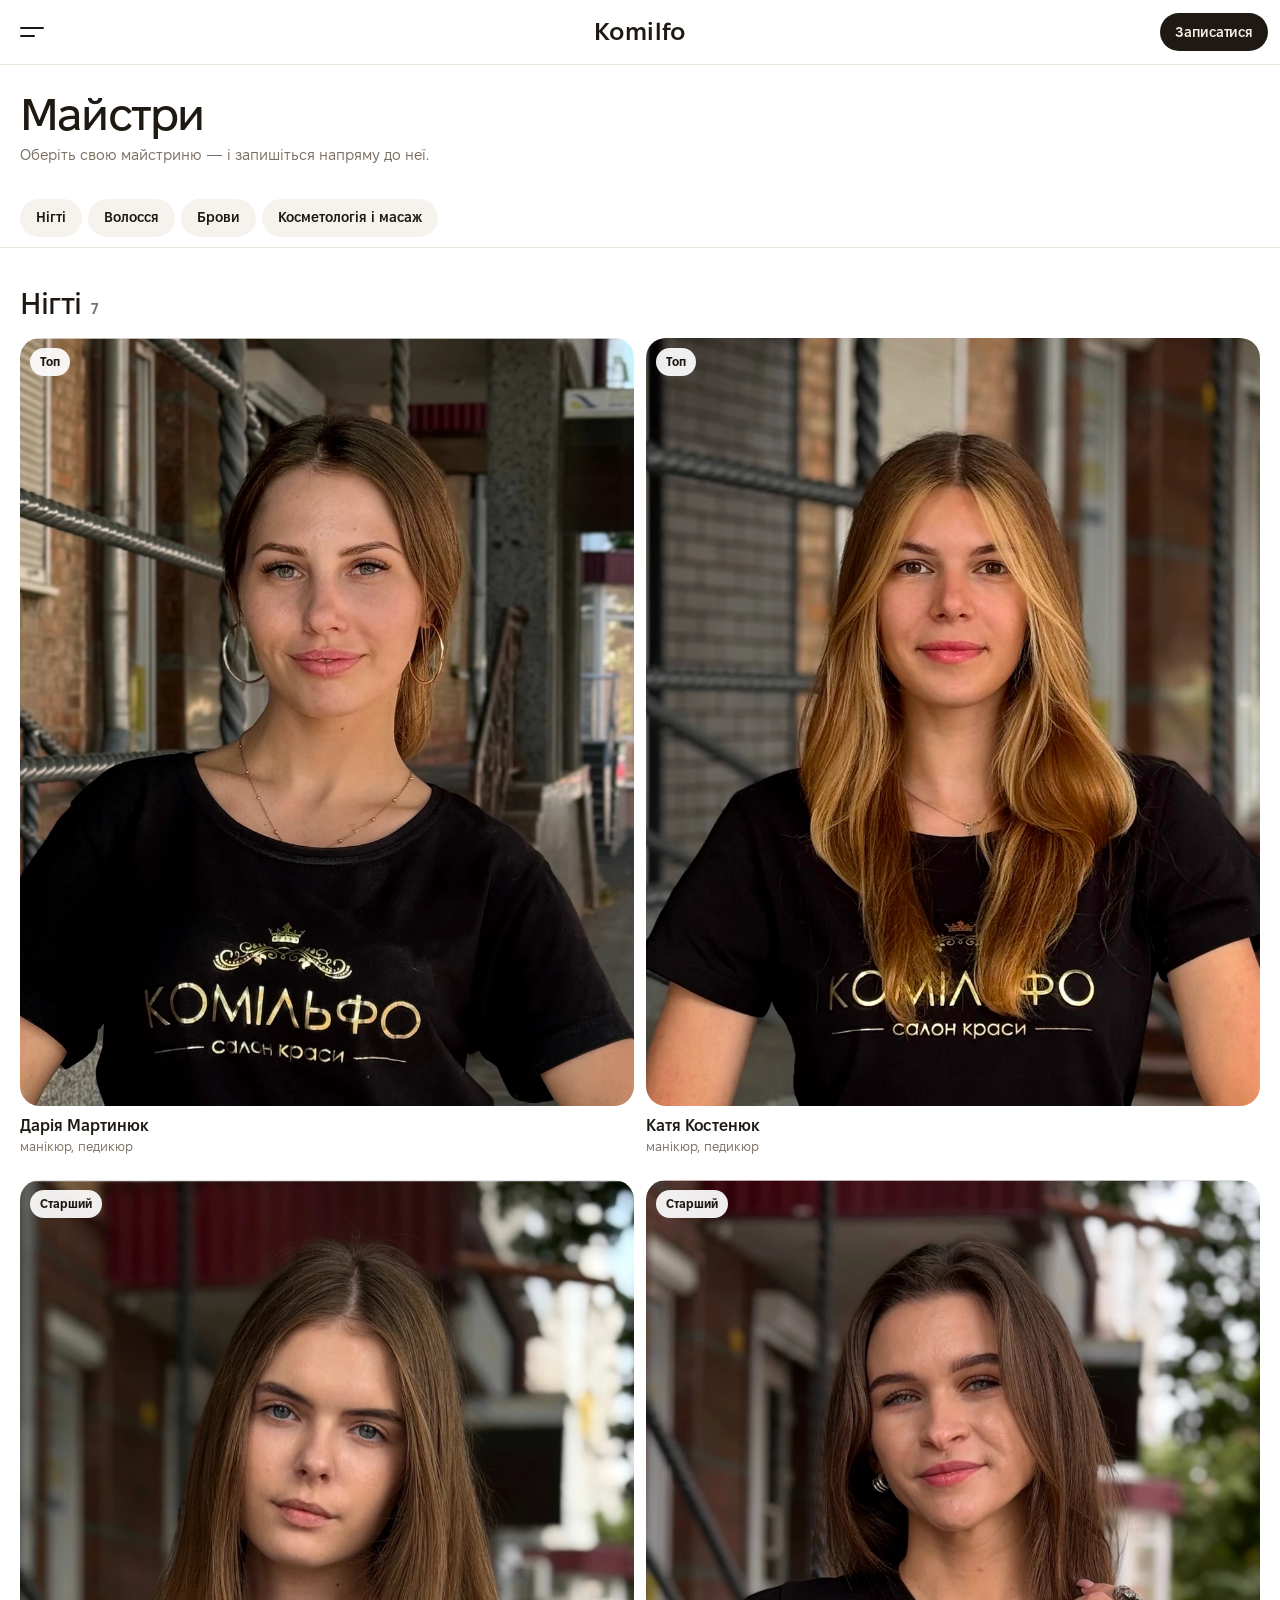
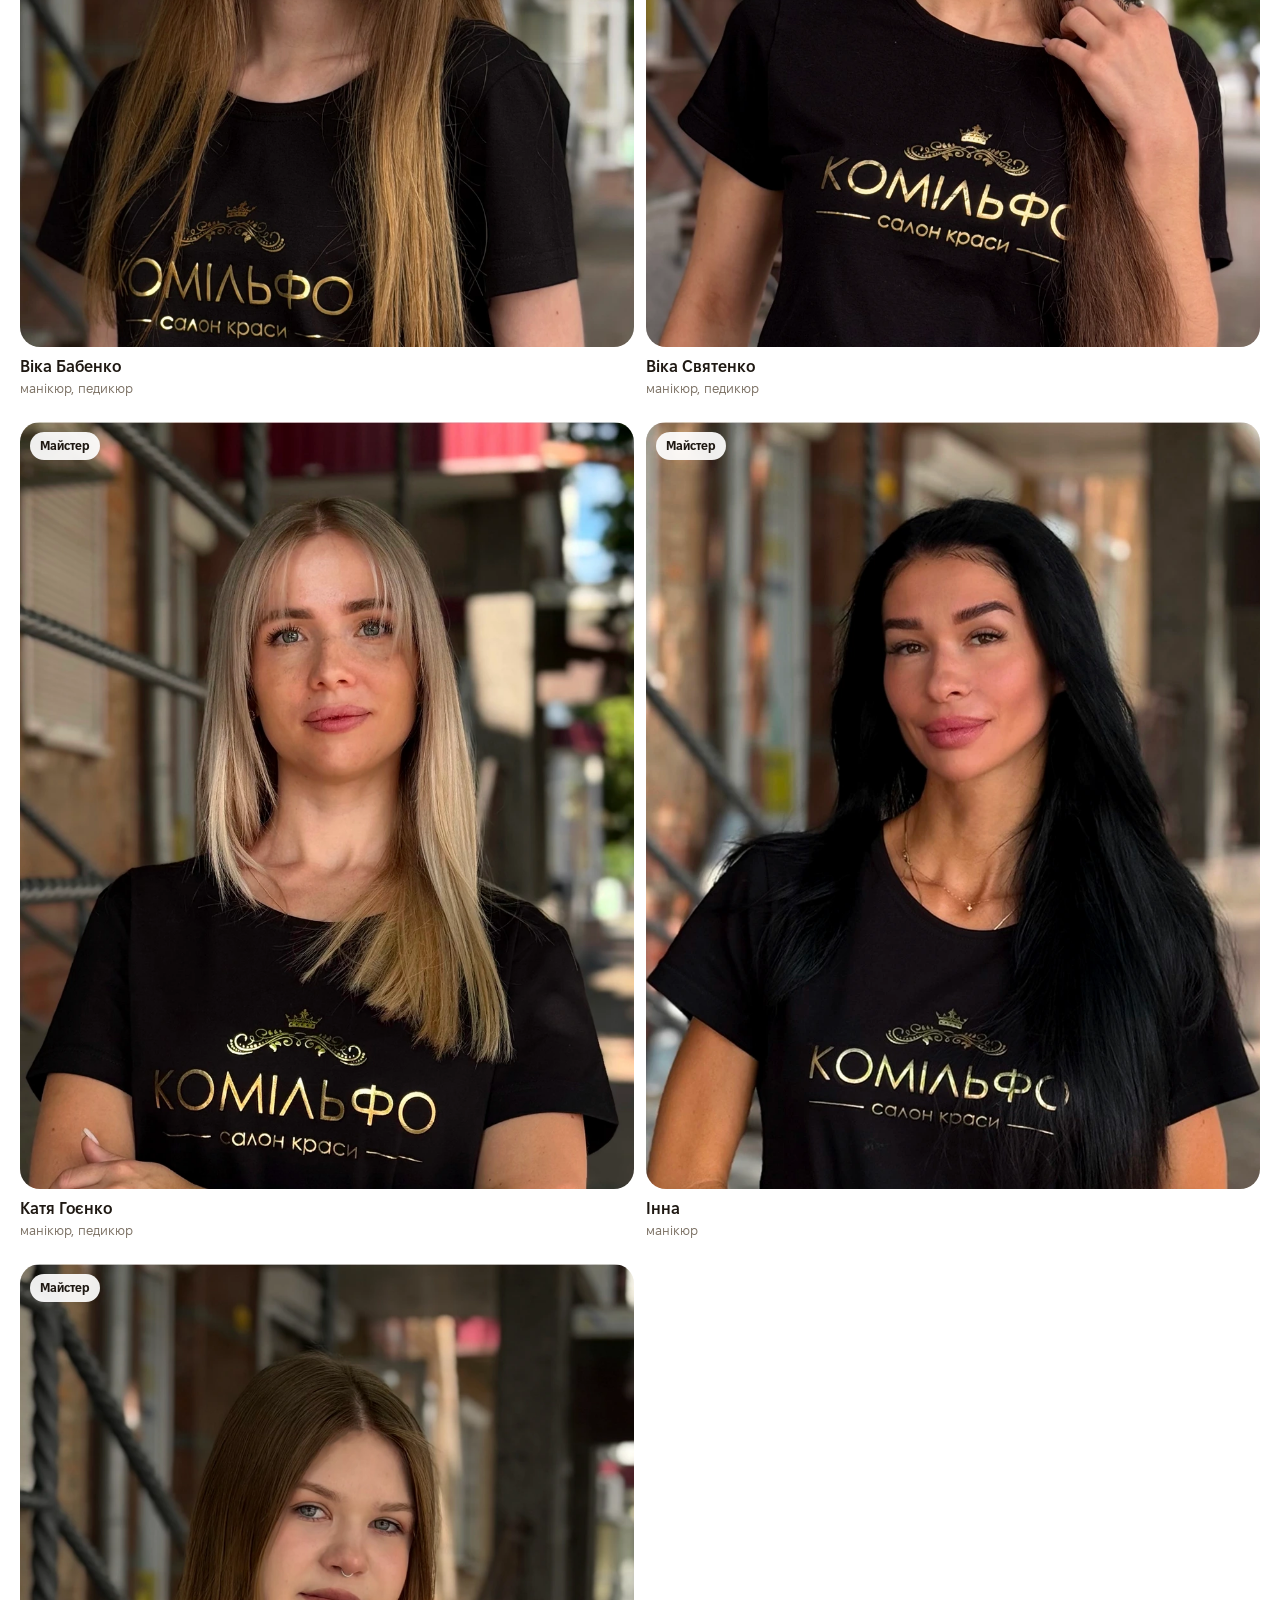
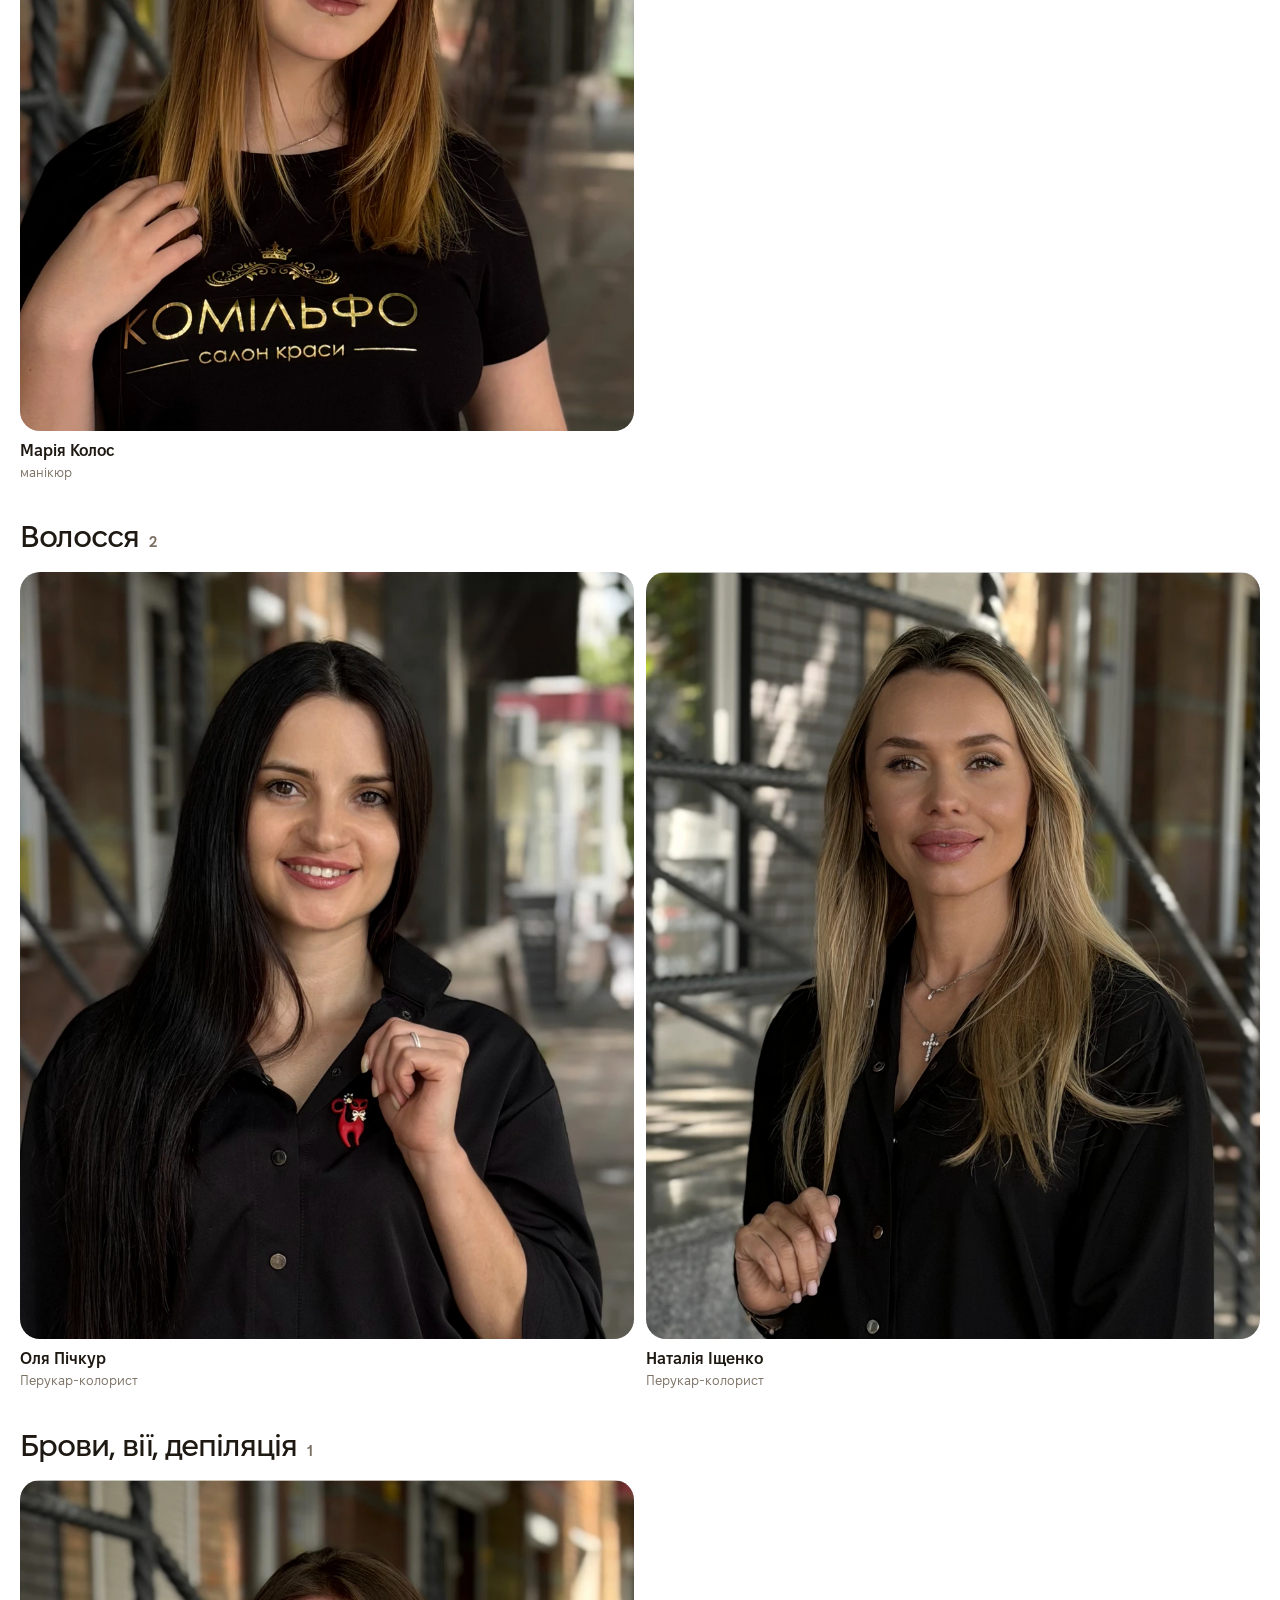
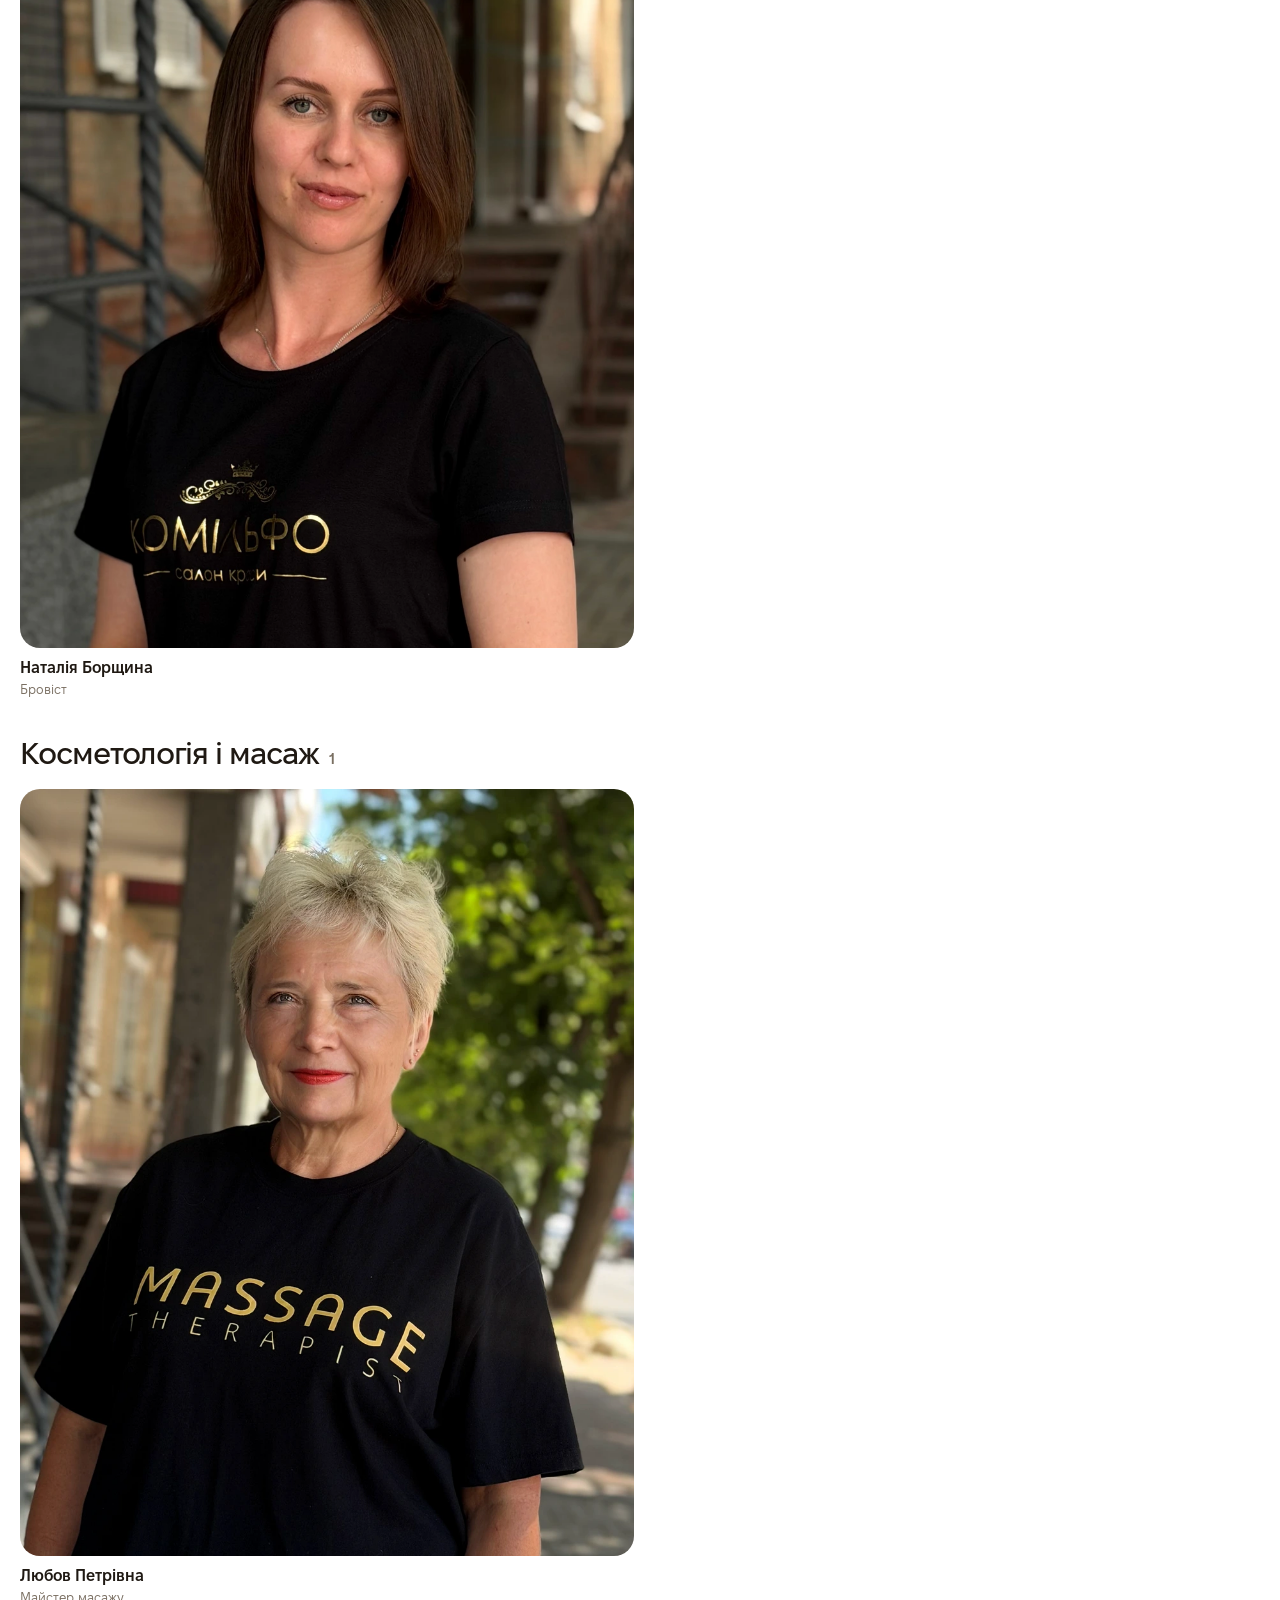
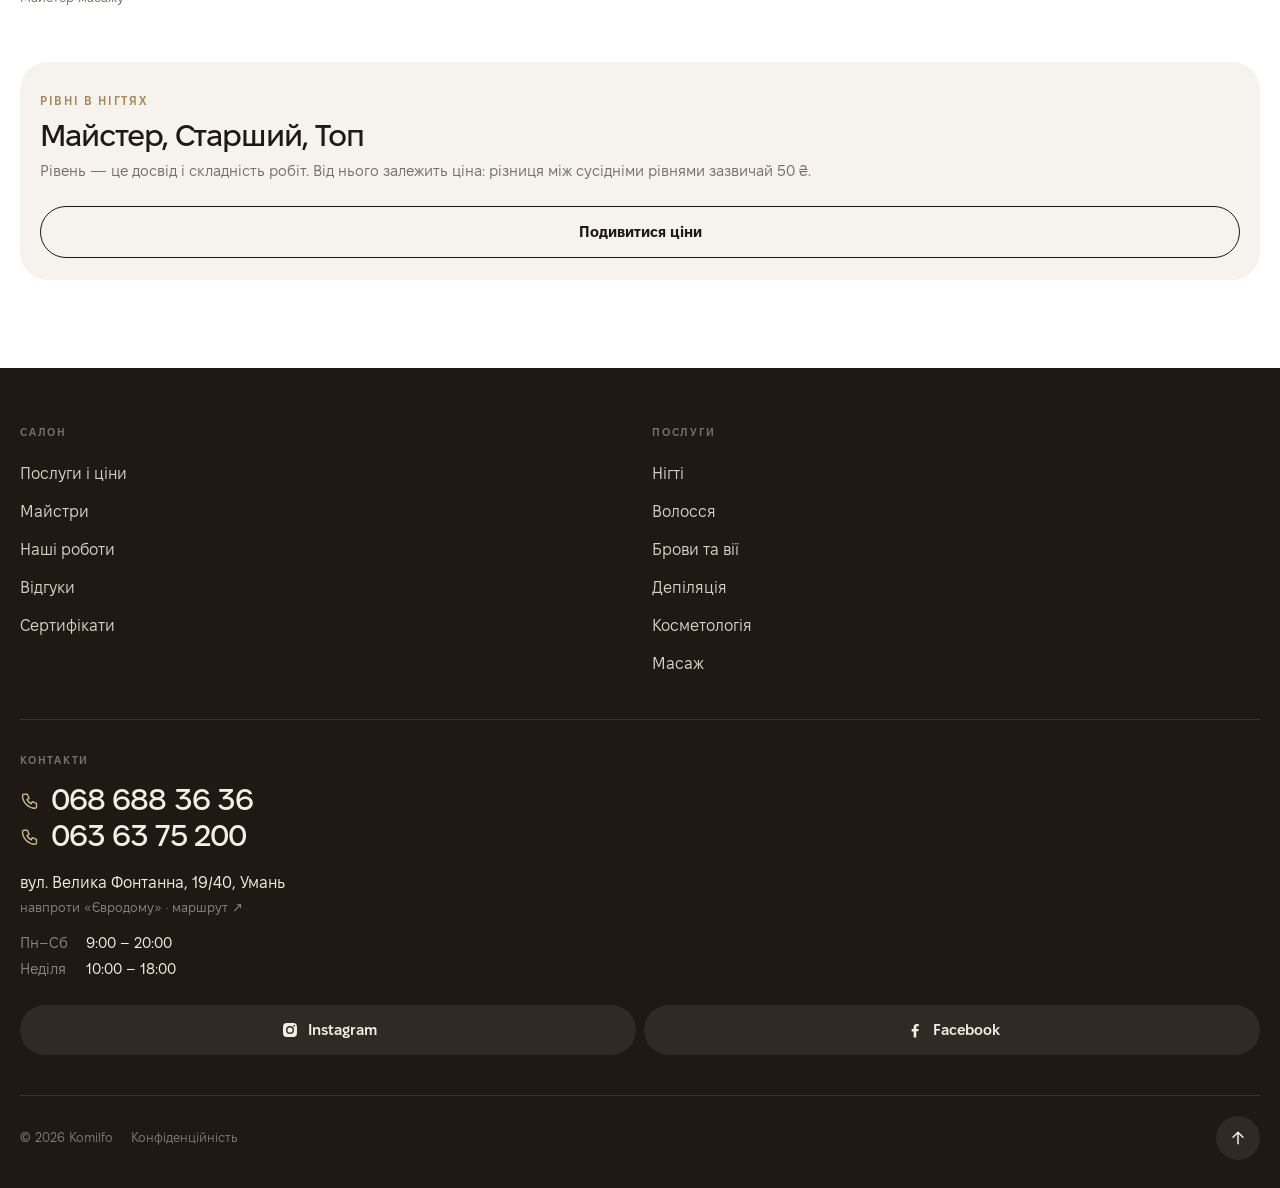
<file: majstry.html>
<!doctype html>
<html lang="uk">
<head>
<meta charset="utf-8">
<meta name="viewport" content="width=device-width, initial-scale=1, viewport-fit=cover">
<meta name="robots" content="noindex">
<title>Майстри — Komilfo</title>
<meta name="description" content="Команда салону Komilfo в Умані: майстри манікюру та педикюру, перукарі-колористи, бровісти й майстри масажу. Онлайн-запис до конкретного майстра.">
<meta property="og:type" content="website">
<meta property="og:site_name" content="Komilfo">
<meta property="og:title" content="Майстри — Komilfo">
<meta property="og:description" content="Команда салону Komilfo в Умані: майстри манікюру та педикюру, перукарі-колористи, бровісти й майстри масажу. Онлайн-запис до конкретного майстра.">
<meta property="og:image" content="https://qwxdt.github.io/komilfo-preview/a/og.jpg">
<meta property="og:image:width" content="1200">
<meta property="og:image:height" content="630">
<meta name="twitter:card" content="summary_large_image">
<link rel="icon" href="a/favicon.svg" type="image/svg+xml">
<link rel="preload" href="a/f/FixelDisplay-SemiBold.woff2" as="font" type="font/woff2" crossorigin>
<script>(()=>{const h=document.documentElement;h.classList.add('js');
if('scrollRestoration' in history)history.scrollRestoration='manual';
let nt='navigate';try{nt=performance.getEntriesByType('navigation')[0].type}catch(e){}
let seen=false;try{seen=sessionStorage.getItem('kf-in')==='1'}catch(e){}
if((nt==='reload'||!seen)&&!matchMedia('(prefers-reduced-motion: reduce)').matches){h.classList.add('ld');h.style.background='#1F1913'}
if(nt==='reload'&&location.hash)history.replaceState(null,'',location.pathname+location.search);
})()</script>
<style>@font-face{font-family:Fixel;src:url(a/f/FixelText-Regular.woff2) format("woff2");font-weight:400;font-display:swap}
@font-face{font-family:Fixel;src:url(a/f/FixelText-Medium.woff2) format("woff2");font-weight:500;font-display:swap}
@font-face{font-family:Fixel;src:url(a/f/FixelText-SemiBold.woff2) format("woff2");font-weight:600;font-display:swap}
@font-face{font-family:Fixel;src:url(a/f/FixelText-Bold.woff2) format("woff2");font-weight:700;font-display:swap}
@font-face{font-family:FixelD;src:url(a/f/FixelDisplay-Medium.woff2) format("woff2");font-weight:500;font-display:swap}
@font-face{font-family:FixelD;src:url(a/f/FixelDisplay-SemiBold.woff2) format("woff2");font-weight:600;font-display:swap}
:root{--bg:#fff;--soft:#F6F3EE;--fg:#1F1913;--mute:#7A6F62;--line:#E9E3D8;--gold:#A68A56;--dark:#1F1913;--ivory:#F4EEE4;--pad:20px;--r:22px;--ease:cubic-bezier(.22,1,.36,1)}
*{box-sizing:border-box;margin:0;padding:0}
html{-webkit-text-size-adjust:100%;scroll-behavior:smooth;scroll-padding-top:132px}
body{background:var(--bg);color:var(--fg);font:400 16px/1.5 Fixel,system-ui,sans-serif;-webkit-font-smoothing:antialiased;overflow-x:hidden}
a{color:inherit;text-decoration:none;-webkit-tap-highlight-color:transparent}
img{display:block;max-width:100%}
svg{width:18px;height:18px;flex:none}
ul,ol{list-style:none}
.wrap{padding:0 var(--pad)}
.over{font-size:12px;letter-spacing:.14em;text-transform:uppercase;color:var(--gold);font-weight:600}
h1,h2{font-family:FixelD,Fixel,sans-serif;font-weight:500;letter-spacing:-.035em}
h2{font-size:34px;line-height:1.05;text-wrap:balance}
.sub{color:var(--mute);font-size:15px;line-height:1.5;margin-top:8px}
.link{display:inline-flex;align-items:center;gap:6px;font-weight:600;font-size:15px;white-space:nowrap}
.link svg{width:16px;height:16px}
section{padding-top:72px}
.head{display:flex;align-items:flex-end;justify-content:space-between;padding:0 var(--pad);margin-bottom:22px;gap:16px}

/* header: burger left · logo center · phone right */
.hdr{position:fixed;top:0;left:0;right:0;z-index:50;display:grid;grid-template-columns:1fr auto 1fr;align-items:center;padding:8px calc(var(--pad) - 12px);padding-top:calc(8px + env(safe-area-inset-top));color:var(--fg);transition:background .35s,color .35s,box-shadow .35s,transform .45s var(--ease)}
.logo{font-family:FixelD,Fixel,sans-serif;font-size:24px;font-weight:600;letter-spacing:.01em;justify-self:center;transition:transform .5s var(--ease)}
.burger{justify-self:start;position:relative;width:48px;height:48px;display:grid;place-items:center;background:none;border:0;padding:0;color:inherit;cursor:pointer;-webkit-tap-highlight-color:transparent}
.burger span{position:absolute;left:12px;height:2px;border-radius:2px;background:currentColor;transition:transform .5s var(--ease),width .5s var(--ease),top .5s var(--ease)}
.burger span:nth-child(1){top:19px;width:24px}
.burger span:nth-child(2){top:27px;width:15px}
.burger:active span{width:24px}
.menu-open .burger span:nth-child(1){top:23px;width:24px;transform:rotate(45deg)}
.menu-open .burger span:nth-child(2){top:23px;width:24px;transform:rotate(-45deg)}
.hcall svg{width:23px;height:23px;transform-origin:50% 60%;animation:ring 5s var(--ease) 2s infinite}
@keyframes ring{0%,80%,100%{transform:none}83%{transform:rotate(-14deg)}86%{transform:rotate(12deg)}89%{transform:rotate(-9deg)}92%{transform:rotate(6deg)}95%{transform:rotate(0)}}
.wave{position:absolute;left:50%;top:50%;width:34px;height:34px;margin:-17px 0 0 -17px;border-radius:50%;background:currentColor;opacity:0;pointer-events:none;animation:wave 5s ease-out 2s infinite}
.wave.w2{animation-delay:2.25s}
@keyframes wave{0%,80%{transform:scale(.4);opacity:0}84%{opacity:.16}100%{transform:scale(1.35);opacity:0}}
.hcall:active svg{transform:scale(.88)}
.hdr.ovr{color:#fff}
.hdr.ovr:before{content:"";position:absolute;inset:0 0 -24px;background:linear-gradient(rgba(24,18,13,.35),rgba(24,18,13,0));pointer-events:none;z-index:-1;transition:opacity .35s}
.hdr.flat,.hdr.solid{background:rgba(255,255,255,.9);backdrop-filter:saturate(1.4) blur(16px);-webkit-backdrop-filter:saturate(1.4) blur(16px);color:var(--fg);box-shadow:0 1px 0 var(--line)}
.hdr.solid:before{opacity:0}
.menu-open .hdr{background:transparent!important;box-shadow:none!important;backdrop-filter:none!important;-webkit-backdrop-filter:none!important;color:var(--ivory)}
.menu-open .hdr:before{opacity:0}
body.p-solid main{padding-top:64px}

/* menu: circular reveal from the burger */
.menu{position:fixed;inset:0;z-index:40;background:var(--dark);color:var(--ivory);clip-path:circle(0 at 32px 34px);visibility:hidden;transition:clip-path .7s cubic-bezier(.7,0,.2,1),visibility 0s .7s;overflow:hidden}
.menu-open .menu{clip-path:circle(150% at 32px 34px);visibility:visible;transition:clip-path .8s cubic-bezier(.7,0,.2,1)}
.menu-open{overflow:hidden}
.mbg{position:absolute;inset:0;opacity:0;transition:opacity 1.2s var(--ease) .2s}
.mbg img{width:100%;height:100%;object-fit:cover;filter:grayscale(.3) brightness(.85);transform:scale(1.12);transition:transform 2.4s var(--ease)}
.mbg:after{content:"";position:absolute;inset:0;background:linear-gradient(rgba(31,25,19,.93),rgba(31,25,19,.86) 50%,rgba(31,25,19,.97))}
.menu-open .mbg{opacity:1}.menu-open .mbg img{transform:scale(1)}
.min{position:relative;height:100%;display:flex;flex-direction:column;padding:calc(84px + env(safe-area-inset-top)) var(--pad) calc(22px + env(safe-area-inset-bottom));overflow-y:auto}
.menu ol{flex:1;display:flex;flex-direction:column;justify-content:center;align-items:center;text-align:center;padding:8px 0 24px}
.menu li{overflow:hidden}
.menu li a{display:flex;justify-content:center;padding:6px 0;font-family:FixelD,Fixel,sans-serif;font-size:clamp(38px,12.4vw,54px);font-weight:500;letter-spacing:-.035em;line-height:1.12;transform:translateY(105%);transition:transform .5s var(--ease),color .3s}
.menu li small{font:600 11px Fixel,sans-serif;color:var(--gold);letter-spacing:.1em;width:18px;flex:none;transform:translateY(-.9em)}
.menu li a span{background:linear-gradient(currentColor,currentColor) 50% 100%/0 2px no-repeat;transition:background-size .5s var(--ease)}
.menu li a.cur{color:#E9D9B8}
.menu li a.cur span{background-size:100% 2px}
.menu li a:active span{background-size:100% 2px}
.menu-open .menu li a{transform:none;transition:transform .9s var(--ease)}
.menu-open .menu li:nth-child(1) a{transition-delay:.22s}.menu-open .menu li:nth-child(2) a{transition-delay:.27s}.menu-open .menu li:nth-child(3) a{transition-delay:.32s}.menu-open .menu li:nth-child(4) a{transition-delay:.37s}.menu-open .menu li:nth-child(5) a{transition-delay:.42s}.menu-open .menu li:nth-child(6) a{transition-delay:.47s}
.mchips,.mbot{opacity:0;transform:translateY(16px);transition:opacity .3s,transform .3s}
.menu-open .mchips,.menu-open .mbot{opacity:1;transform:none;transition:opacity .8s var(--ease) .5s,transform .8s var(--ease) .5s}
.menu-open .mbot{transition-delay:.58s}
.mchips{display:flex;flex-wrap:wrap;gap:6px;margin:22px 0 26px}
.mchips a{height:34px;padding:0 13px;border-radius:999px;background:rgba(244,238,228,.09);display:flex;align-items:center;font-size:13px;font-weight:600;color:rgba(244,238,228,.85)}
.mcta{width:100%;background:var(--ivory);color:var(--fg);justify-content:space-between;padding:0 8px 0 24px;height:58px}
.mcta svg{width:42px;height:42px;padding:12px;border-radius:50%;background:var(--fg);color:var(--ivory);transition:transform .4s var(--ease)}
.mcta:active svg{transform:translateX(4px)}
.mrow{display:flex;flex-direction:column;align-items:center;gap:14px;text-align:center;padding-top:22px;border-top:1px solid rgba(244,238,228,.12)}
.mtel{display:block;font-family:FixelD,Fixel,sans-serif;font-size:26px;font-weight:500;letter-spacing:-.03em;line-height:1.1}
.mopen{display:flex;align-items:center;justify-content:center;gap:7px;margin-top:6px;font-size:13px;color:rgba(244,238,228,.6)}
.mopen i{width:7px;height:7px;border-radius:50%;background:#B9A88E;flex:none}
.mopen.on i{background:#7FD49A;box-shadow:0 0 0 0 rgba(127,212,154,.6);animation:pulse 2s infinite}
@keyframes pulse{70%{box-shadow:0 0 0 7px rgba(127,212,154,0)}100%{box-shadow:0 0 0 0 rgba(127,212,154,0)}}
.maddr{font-size:13px;color:rgba(244,238,228,.45);margin-top:10px;text-align:center}

/* buttons */
.btns{display:flex;gap:10px;margin-top:24px}
.btn{height:54px;border-radius:999px;display:inline-flex;align-items:center;justify-content:center;gap:8px;font-weight:700;font-size:16px;padding:0 24px;transition:transform .15s}
.btn:active{transform:scale(.97)}
.btn.w{background:#fff;color:var(--fg);flex:1}
.btn.g{background:rgba(255,255,255,.16);color:#fff;backdrop-filter:blur(10px);-webkit-backdrop-filter:blur(10px);width:54px;padding:0;border:1px solid rgba(255,255,255,.2)}
.btn.d{background:var(--fg);color:#fff;width:100%;margin-top:28px}
.btn.o{border:1.5px solid var(--fg);color:var(--fg);flex:1;height:52px;font-size:15px}

/* hero (variant 1 + deep darkening of variant 3) */
.hero{position:relative;height:100svh;min-height:600px;max-height:860px;overflow:hidden;background:#2a211a;padding:0}
.hero img{position:absolute;inset:0;width:100%;height:100%;object-fit:cover;object-position:100% 0%;transform:scale(1.1);transform-origin:100% 0%}
@keyframes kb{from{transform:scale(1.08)}to{transform:scale(1)}}
.hero:after{content:"";position:absolute;inset:0;background:linear-gradient(to top,rgba(24,18,13,.94) 0%,rgba(24,18,13,.78) 26%,rgba(24,18,13,.34) 46%,rgba(24,18,13,0) 62%),linear-gradient(to bottom,rgba(24,18,13,.38),rgba(24,18,13,0) 18%)}
.hero .txt{position:absolute;left:0;right:0;bottom:0;z-index:2;padding:0 var(--pad) calc(24px + env(safe-area-inset-bottom));color:#fff}
.hero .kick{font-size:12px;letter-spacing:.16em;text-transform:uppercase;font-weight:600;color:#E9D9B8}
.hero h1{font-size:clamp(30px,11.2vw,48px);line-height:1;margin-top:12px;letter-spacing:-.04em;white-space:nowrap}
.hero h1 i{font-style:normal;color:#E9D9B8}
.hero .meta{display:flex;align-items:center;gap:6px;margin-top:16px;font-size:clamp(10.5px,3.3vw,14px);white-space:nowrap;color:rgba(255,255,255,.74)}
.hero .meta svg{width:15px;height:15px}
.hero .txt>*{animation:up .8s var(--ease) both}
.hero .txt>:nth-child(2){animation-delay:.08s}.hero .txt>:nth-child(3){animation-delay:.16s}.hero .txt>:nth-child(4){animation-delay:.24s}.hero .txt>:nth-child(5){animation-delay:.32s}
@keyframes up{from{opacity:0;transform:translateY(18px)}to{opacity:1;transform:none}}

/* category chips under hero */
.cats-s{padding-top:20px}
.cats{display:flex;gap:8px;overflow-x:auto;padding:0 var(--pad);scrollbar-width:none}
.cats::-webkit-scrollbar{display:none}
.cat{flex:none;display:flex;align-items:center;gap:10px;height:56px;padding:0 14px 0 6px;border-radius:999px;background:var(--soft);font-weight:600;font-size:15px;white-space:nowrap}
.cat img{width:44px;height:44px;border-radius:50%;object-fit:cover}
.cat svg{width:14px;height:14px;color:var(--mute)}

/* rails */
.rail{display:flex;gap:12px;overflow-x:auto;scroll-snap-type:x mandatory;padding:0 var(--pad);scrollbar-width:none;scroll-padding:0 var(--pad)}
.rail::-webkit-scrollbar{display:none}
.rail>*{scroll-snap-align:start;flex:0 0 auto}
.svc{width:min(272px,74vw)}
.svc .ph{aspect-ratio:4/5;border-radius:var(--r);overflow:hidden;background:var(--soft)}
.svc .ph img{width:100%;height:100%;object-fit:cover}
.svc h3{font-size:18px;font-weight:600;line-height:1.3;margin-top:14px}
.svc .p{font-size:15px;margin-top:4px;color:var(--mute)}
.mst{width:min(200px,52vw)}
.mst.sm{width:min(160px,42vw)}
.mst .ph{aspect-ratio:4/5;border-radius:var(--r);overflow:hidden;background:var(--soft)}
.mst .ph img{width:100%;height:100%;object-fit:cover}
.mst h3{font-size:17px;font-weight:600;margin-top:12px;line-height:1.3}
.mst .r{font-size:14px;color:var(--mute);margin-top:2px;line-height:1.35}

/* tier switch (CSS only) */
.lvi{position:absolute;opacity:0;pointer-events:none}
.seg{position:relative;display:grid;grid-template-columns:repeat(3,1fr);background:var(--soft);border-radius:999px;padding:4px;margin-top:22px}
.seg.n2{grid-template-columns:repeat(2,1fr)}
.seg label{position:relative;z-index:1;height:44px;display:grid;place-items:center;font-weight:600;font-size:15px;cursor:pointer;color:var(--mute);transition:color .25s}
.seg i{position:absolute;top:4px;bottom:4px;left:4px;width:calc((100% - 8px)/3);border-radius:999px;background:var(--fg);transition:transform .35s var(--ease)}
.seg.n2 i{width:calc((100% - 8px)/2)}
.lv1:checked~.seg i{transform:translateX(100%)}
.lv2:checked~.seg i{transform:translateX(200%)}
.lv0:checked~.seg label:nth-child(1),.lv1:checked~.seg label:nth-child(2),.lv2:checked~.seg label:nth-child(3){color:#fff}
.lvi:focus-visible~.seg{outline:2px solid var(--gold);outline-offset:2px}
.t{display:none}
.lv0:checked~* .t0,.lv1:checked~* .t1,.lv2:checked~* .t2,.lv0:checked~.t0,.lv1:checked~.t1,.lv2:checked~.t2{display:inline;animation:fade .3s}
.who.t{font-size:14px;color:var(--mute);margin-top:14px}
.lv0:checked~.who.t0,.lv1:checked~.who.t1,.lv2:checked~.who.t2{display:block}
@keyframes fade{from{opacity:0}to{opacity:1}}

/* price list */
.pl{margin-top:18px;border-top:1px solid var(--line)}
.pl li{display:flex;justify-content:space-between;align-items:baseline;gap:16px;padding:15px 0;border-bottom:1px solid var(--line);font-size:15px;line-height:1.35}
.pl .n{flex:1;min-width:0}
.pl small{display:block;color:var(--mute);font-size:13px;margin-top:3px}
.pl .pr{font-weight:600;white-space:nowrap;font-size:16px;font-variant-numeric:tabular-nums;text-align:right}
.tag{display:inline-block;margin-top:5px;font-size:11px;font-weight:600;letter-spacing:.04em;color:var(--gold);background:#F6EFE2;border-radius:6px;padding:2px 7px}
.note{font-size:13px;color:var(--mute);margin-top:12px;line-height:1.45}
.hint{font-size:13px;color:var(--mute);margin-top:10px}

/* levels box on home */
.lvls{padding-left:var(--pad);padding-right:var(--pad)}
.lbox{background:var(--soft);border-radius:28px;padding:30px 20px 22px}
.lbox h2{margin-top:10px;font-size:30px}
.lbox .seg{background:#fff}
.lbox .pl{border-color:#E4DCCE}.lbox .pl li{border-color:#E4DCCE}
.lbox.plain .btn{margin-top:24px;width:100%;flex:none}

/* works */
.works{display:grid;grid-template-columns:1fr 1fr;gap:8px;padding:0 var(--pad)}
.works img{width:100%;height:100%;object-fit:cover;border-radius:16px}
.works .t{grid-row:span 2;aspect-ratio:3/5.2}
.works .s{aspect-ratio:1}

/* reviews */
.score{display:flex;align-items:center;gap:16px;margin-top:12px}
.score b{font-family:FixelD,Fixel,sans-serif;font-size:64px;font-weight:500;line-height:1;letter-spacing:-.04em}
.score span{display:block;font-size:14px;color:var(--mute);margin-top:4px}
.stars{display:inline-flex;gap:2px;color:var(--gold)}
.stars svg{width:16px;height:16px}.stars svg.off{color:#E4DCCE}
.qs{display:flex;gap:12px;overflow-x:auto;scroll-snap-type:x mandatory;padding:22px var(--pad) 0;scroll-padding:0 var(--pad);scrollbar-width:none}
.qs:after{content:'';flex:0 0 1px}
.qs::-webkit-scrollbar{display:none}
.q{flex:0 0 min(300px,80vw);scroll-snap-align:start;background:var(--soft);border-radius:var(--r);padding:22px 20px;display:flex;flex-direction:column;justify-content:space-between;gap:20px}
.q blockquote{font-size:16px;line-height:1.5}
.q figcaption{display:flex;flex-direction:column;gap:6px;font-size:14px;color:var(--mute)}
.q .qn{color:var(--ink);font-weight:500;font-size:15px}
.q .qd{display:flex;align-items:center;gap:6px;font-size:13px}
.q .gg{width:14px;height:14px;flex:none}
.revs .wrap+.wrap{margin-top:20px}
.revs>.wrap:last-child{margin-top:20px}

/* about */
.about .big{font-family:FixelD,Fixel,sans-serif;font-weight:500;font-size:28px;line-height:1.2;letter-spacing:-.03em;margin-top:12px;text-wrap:pretty}
.about .big em{font-style:normal;color:var(--gold)}
.about .pic{position:relative;margin:28px var(--pad) 0;border-radius:var(--r);overflow:hidden;aspect-ratio:4/3}
.about .pic img{width:100%;height:100%;object-fit:cover;display:block}
.about .ptag{position:absolute;left:12px;bottom:12px;font-size:12px;font-weight:500;color:var(--fg);background:rgba(255,255,255,.88);-webkit-backdrop-filter:blur(8px);backdrop-filter:blur(8px);border-radius:999px;padding:6px 11px;white-space:nowrap}
.js .about .pic.rv{opacity:1;transform:none;clip-path:inset(10% 6% 10% 6% round var(--r));transition:clip-path 1s var(--ease)}
.js .about .pic.rv img{transform:scale(1.08);transition:transform 1.2s var(--ease)}
.js .about .pic.rv .ptag{opacity:0;transform:translateY(6px);transition:opacity .5s .6s var(--ease),transform .5s .6s var(--ease)}
.js .about .pic.rv.in{clip-path:inset(0 0 0 0 round var(--r))}
.js .about .pic.rv.in img{transform:none}
.js .about .pic.rv.in .ptag{opacity:1;transform:none}
.facts{display:grid;grid-template-columns:repeat(3,1fr);padding:28px var(--pad) 0}
.facts>div{padding:0 12px;border-left:1px solid rgba(166,138,86,.45)}
.facts>div:first-child{padding-left:0;border-left:0}
.facts b{display:block;font-family:FixelD,Fixel,sans-serif;font-weight:500;font-size:40px;line-height:1;letter-spacing:-.04em;white-space:nowrap}
.facts small{display:block;margin-top:6px;font-size:13px;color:var(--mute)}

/* certificate */
.cert{margin:0 var(--pad);background:var(--soft);border-radius:28px;padding:32px 22px 24px;overflow:hidden}
.cert h2{margin-top:10px}
.card{margin:30px auto 0;width:100%;aspect-ratio:1.6;border-radius:18px;background:linear-gradient(140deg,#2A221A,#14100C);color:var(--ivory);padding:20px 22px;display:flex;flex-direction:column;justify-content:space-between;box-shadow:0 30px 60px -24px rgba(31,25,19,.55);transform:rotate(-4deg);transition:transform .8s var(--ease)}
.cert.in .card{transform:rotate(-2deg)}
.card .l{font-family:FixelD,Fixel,sans-serif;font-size:30px;font-weight:600;line-height:1}
.card .l i{display:inline-block;font-style:normal;font-synthesis:none;transform:skewX(-12deg);padding:0 .1em 0 .02em;letter-spacing:-.01em;background:linear-gradient(100deg,#F4EEE4 30%,#E2CC9E 50%,#F4EEE4 70%) 0 0/250% 100%;-webkit-background-clip:text;background-clip:text;color:transparent;animation:shine 6s ease-in-out infinite}
.card .lsub{display:block;margin-top:8px;font:600 10px Fixel,sans-serif;letter-spacing:.24em;text-transform:uppercase;color:rgba(244,238,228,.45)}
@keyframes shine{0%,60%{background-position:100% 0}100%{background-position:-50% 0}}
.card .row{display:flex;justify-content:space-between;align-items:flex-end;font-size:12px;letter-spacing:.12em;text-transform:uppercase;color:rgba(244,238,228,.6)}
.card .row{gap:10px}
.card .row b{white-space:nowrap;font-family:FixelD,Fixel,sans-serif;font-size:clamp(26px,8.6vw,34px);font-weight:500;letter-spacing:0;text-transform:none;color:var(--ivory)}

/* contacts */
.map{display:block;margin:0 var(--pad);border-radius:var(--r);overflow:hidden;aspect-ratio:4/3.4;position:relative;background:var(--soft)}
.map img{width:100%;height:100%;object-fit:cover}
.pin{position:absolute;left:50%;top:50%;transform:translate(-50%,calc(-100% - 14px));background:var(--fg);color:#fff;font-size:14px;font-weight:700;padding:9px 14px;border-radius:12px;white-space:nowrap;box-shadow:0 8px 20px -6px rgba(0,0,0,.35)}
.pin:after{content:"";position:absolute;left:50%;bottom:-6px;margin-left:-6px;border:6px solid transparent;border-bottom:0;border-top-color:var(--fg)}
.dot{position:absolute;left:50%;top:50%;width:16px;height:16px;margin:-8px 0 0 -8px;border-radius:50%;background:var(--fg);box-shadow:0 0 0 5px #fff}
.osm{position:absolute;right:10px;bottom:8px;font-size:10px;color:#9a9086}
.info{padding:24px var(--pad) 0}
.info .addr{font-size:22px;font-weight:600;line-height:1.3;letter-spacing:-.02em}
.info .sub{margin-top:2px}
.hours{margin-top:20px;display:grid;grid-template-columns:auto 1fr;gap:6px 22px;font-size:16px}
.hours dt{color:var(--mute)}
.tel{display:flex;width:fit-content;align-items:center;gap:12px;white-space:nowrap;font-family:FixelD,Fixel,sans-serif;font-size:32px;font-weight:500;line-height:1.2;letter-spacing:-.03em;margin-top:20px}
.tel svg{width:.7em;height:.7em;flex:none;color:var(--gold)}
.tel+.tel{margin-top:0}
.row2{display:flex;gap:10px;margin-top:24px}

/* footer */
.foot{margin-top:88px;background:var(--dark);color:var(--ivory);padding:56px var(--pad) calc(28px + env(safe-area-inset-bottom));overflow:hidden}
.foot h4{font-size:11px;letter-spacing:.16em;text-transform:uppercase;font-weight:600;color:rgba(244,238,228,.42);margin-bottom:14px}
.fcta h2{margin-top:0;font-size:38px;line-height:1.04}
.fcta h2 i{font-style:normal;color:#E9D9B8}
.fcta .mcta{margin-top:26px}
.fcols{display:grid;grid-template-columns:1fr 1fr;gap:24px;margin-top:52px;padding-top:32px;border-top:1px solid rgba(244,238,228,.12)}
.foot>.fcols:first-child{margin-top:0;padding-top:0;border-top:0}
.fcol a{display:block;padding:7px 0;font-size:16px;color:rgba(244,238,228,.86);transition:color .2s}
.fcol a:active{color:#E9D9B8}
.fcon{margin-top:36px;padding-top:32px;border-top:1px solid rgba(244,238,228,.12)}
.ftel{display:flex;width:fit-content;align-items:center;gap:11px;white-space:nowrap;font-family:FixelD,Fixel,sans-serif;font-size:30px;font-weight:500;letter-spacing:-.03em;line-height:1.2}
.ftel svg{width:.66em;height:.66em;flex:none;color:#C9B48A}
.faddr{display:block;margin-top:18px;font-size:16px;line-height:1.4}
.faddr small{display:block;font-size:13px;color:rgba(244,238,228,.5);margin-top:3px}
.fhrs{display:grid;grid-template-columns:auto 1fr;gap:4px 18px;margin-top:16px;font-size:15px}
.fhrs dt{color:rgba(244,238,228,.5)}
.fsoc{display:flex;gap:8px;margin-top:24px}
.fsoc a{flex:1;display:flex;align-items:center;justify-content:center;gap:8px;height:50px;border-radius:999px;background:rgba(244,238,228,.08);font-weight:600;font-size:15px;transition:background .25s,transform .2s}
.fsoc a:active{transform:scale(.97);background:rgba(244,238,228,.14)}
.fsoc svg{width:20px;height:20px}
.fword{display:block;font-family:FixelD,Fixel,sans-serif;font-weight:600;font-size:24vw;line-height:.9;letter-spacing:-.045em;margin:52px 0 0;padding:0 .14em 0 .04em;white-space:nowrap;text-align:center;color:transparent;background:linear-gradient(180deg,rgba(244,238,228,.92),rgba(244,238,228,.12));-webkit-background-clip:text;background-clip:text;font-style:normal;font-synthesis:none;transform:skewX(-12deg)}
.flegal{display:flex;align-items:center;gap:18px;margin-top:40px;padding-top:20px;border-top:1px solid rgba(244,238,228,.12);font-size:13px;color:rgba(244,238,228,.45)}
.flegal .ftop{margin-left:auto;width:44px;height:44px;display:grid;place-items:center;border-radius:50%;background:rgba(244,238,228,.08);color:var(--ivory)}
.flegal .ftop svg{width:20px;height:20px;transition:transform .4s var(--ease)}
.flegal .ftop:active svg{transform:translateY(-4px)}

/* sticky CTA */
.sticky{position:fixed;left:12px;right:12px;bottom:calc(12px + env(safe-area-inset-bottom));z-index:15;display:flex;gap:8px;padding:6px;border-radius:999px;background:rgba(31,25,19,.92);backdrop-filter:blur(14px);-webkit-backdrop-filter:blur(14px);box-shadow:0 12px 30px -10px rgba(0,0,0,.45);transition:transform .4s var(--ease),opacity .3s;opacity:0;transform:translateY(130%);pointer-events:none}
.show-sticky .sticky{opacity:1;transform:none;pointer-events:auto}
.sticky a{height:48px;border-radius:999px;display:flex;align-items:center;justify-content:center;font-weight:700;font-size:15px}
.sticky .b{flex:1;background:#fff;color:var(--fg);padding:0 12px;white-space:nowrap;overflow:hidden;text-overflow:ellipsis}
.sticky .c{width:48px;color:#fff}
.sticky .c svg{width:20px;height:20px}

/* inner page top + tabs */
.top{padding:28px var(--pad) 0}
.top h1{font-size:44px;line-height:1;letter-spacing:-.04em}
.tabsw{position:sticky;top:calc(68px + env(safe-area-inset-top));z-index:10;background:rgba(255,255,255,.94);backdrop-filter:blur(14px);-webkit-backdrop-filter:blur(14px);margin-top:22px;border-bottom:1px solid var(--line)}
.tabs{display:flex;gap:6px;overflow-x:auto;padding:10px var(--pad);scrollbar-width:none}
.tabs::-webkit-scrollbar{display:none}
.tab{flex:none;height:38px;padding:0 16px;border-radius:999px;background:var(--soft);display:flex;align-items:center;font-weight:600;font-size:14px;white-space:nowrap;transition:background .2s,color .2s}
.tab.on{background:var(--fg);color:#fff}

/* services page */
.cat-sec{padding-top:44px}
.cover{position:relative;margin:0 var(--pad);border-radius:var(--r);overflow:hidden;aspect-ratio:16/10;background:var(--soft)}
.cover img{width:100%;height:100%;object-fit:cover}
.cover:after{content:"";position:absolute;inset:0;background:linear-gradient(to top,rgba(24,18,13,.75),rgba(24,18,13,0) 60%)}
.ct{position:absolute;left:18px;right:18px;bottom:16px;z-index:1;color:#fff;display:flex;justify-content:space-between;align-items:flex-end;gap:12px}
.ct h2{font-size:30px}
.ct span{font-size:13px;color:rgba(255,255,255,.8);white-space:nowrap;padding-bottom:4px}
.faces{display:flex;align-items:center;gap:12px;margin:14px var(--pad) 0;padding:10px 14px 10px 10px;border-radius:999px;background:var(--soft);font-size:14px;font-weight:600}
.faces span:nth-child(2){flex:1}
.fc{display:flex}
.fc img{width:32px;height:32px;border-radius:50%;object-fit:cover;border:2px solid var(--soft);margin-left:-8px}
.fc img:first-child{margin-left:0}
.faces svg{width:15px;height:15px;color:var(--mute)}
.grp{position:relative;padding:30px var(--pad) 0}
.gh h3{font-size:21px;font-weight:600;letter-spacing:-.015em}
.grp .seg{margin-top:14px}
.cat-sec>.wrap .btn{margin-top:26px}
.rules{padding-top:56px}
.rules h3{font-size:21px;font-weight:600}

/* masters page */
.mg{padding-top:40px}
.gh2{display:flex;align-items:baseline;gap:10px;padding:0 var(--pad);margin-bottom:18px}
.gh2 h2{font-size:30px}
.gh2 span{font-size:15px;color:var(--mute);font-weight:600}
.mgrid{display:grid;grid-template-columns:1fr 1fr;gap:24px 12px;padding:0 var(--pad)}
.m .ph{position:relative;aspect-ratio:4/5;border-radius:20px;overflow:hidden;background:var(--soft)}
.m .ph img{width:100%;height:100%;object-fit:cover}
.lvb{position:absolute;left:10px;top:10px;z-index:1;font-size:12px;font-weight:700;padding:5px 10px;border-radius:999px;background:rgba(255,255,255,.92);color:var(--fg)}
.m h3{font-size:16px;font-weight:600;margin-top:10px;line-height:1.3}
.m .r{font-size:13px;color:var(--mute);margin-top:2px;line-height:1.35}
.mg+.lvls{padding-top:56px}

/* master profile */
.phero{position:relative;height:min(78svh,640px);min-height:480px;overflow:hidden;padding:0;background:var(--soft)}
.phero img{position:absolute;inset:0;width:100%;height:100%;object-fit:cover;animation:kb 14s var(--ease) both}
.phero:after{content:"";position:absolute;inset:0;background:linear-gradient(to top,rgba(24,18,13,.9) 0%,rgba(24,18,13,.55) 24%,rgba(24,18,13,0) 50%),linear-gradient(to bottom,rgba(24,18,13,.35),rgba(24,18,13,0) 20%)}
.phero .txt{position:absolute;left:var(--pad);right:var(--pad);bottom:24px;z-index:2;color:#fff}
.phero .lvb{position:static;display:inline-block;margin-bottom:12px}
.phero h1{font-size:42px;line-height:1;letter-spacing:-.04em}
.phero p{margin-top:8px;color:rgba(255,255,255,.82);font-size:16px}
.backb{position:absolute;z-index:3;left:var(--pad);top:calc(72px + env(safe-area-inset-top));width:40px;height:40px;border-radius:50%;display:grid;place-items:center;background:rgba(255,255,255,.16);color:#fff;border:1px solid rgba(255,255,255,.2);backdrop-filter:blur(10px);-webkit-backdrop-filter:blur(10px)}
.pact .btn{margin-top:20px}
.psv{padding-top:48px}
.psv .head{margin-bottom:0}
.more{margin-top:18px}

/* reveal */
.js .rv{opacity:0;transform:translateY(22px);transition:opacity .8s var(--ease),transform .8s var(--ease)}
.js .rv.in{opacity:1;transform:none}
@media (prefers-reduced-motion:reduce){.menu li a,.mchips,.mbot{transform:none!important;opacity:1!important}*,*:before,*:after{animation:none!important;transition:none!important}.js .rv{opacity:1;transform:none}.js .about .pic.rv{clip-path:none}.js .about .pic.rv img,.js .about .pic.rv .ptag{transform:none;opacity:1}}
@media (max-width:359px){:root{--pad:16px}h2{font-size:30px}.top h1{font-size:38px}.tel{font-size:28px}.facts b{font-size:32px}.facts>div{padding:0 8px}.about .ptag{font-size:11px}.score b{font-size:54px}.phero h1{font-size:36px}}

/* header book button */
.hbook{justify-self:end;position:relative;overflow:hidden;display:flex;align-items:center;height:38px;padding:0 15px;margin-right:4px;border-radius:999px;background:var(--fg);color:var(--ivory);font-size:14px;font-weight:600;letter-spacing:-.01em;transition:background .35s,color .35s,transform .2s;-webkit-tap-highlight-color:transparent}
.hbook:after{content:"";position:absolute;top:0;bottom:0;left:-60%;width:40%;background:linear-gradient(100deg,transparent,rgba(255,255,255,.35),transparent);transform:skewX(-20deg);animation:sheen 5s ease-in-out 1.5s infinite}
@keyframes sheen{0%,75%{left:-60%}100%{left:130%}}
.hbook:active{transform:scale(.95)}
.hdr.ovr:not(.solid) .hbook{background:var(--ivory);color:var(--fg)}
.menu-open .hbook{background:var(--ivory)!important;color:var(--fg)!important}
@media (max-width:340px){.hbook{padding:0 12px;font-size:13px;height:36px}.logo{font-size:21px}}
@media (prefers-reduced-motion:reduce){.hbook:after{animation:none}}

@media (max-width:340px){.card .row span{font-size:10px}.cert .btn{font-size:14px;padding:0 16px}}

/* page loader v3: works flip inside an arch → arch opens into the hero (seamless) */
.ldr{display:none}
.ld .ldr{display:block;position:fixed;inset:0;z-index:100;background:var(--dark);color:var(--ivory);overflow:hidden}
.ld:not(.ld-end) body{overflow:hidden}
.lbx{position:absolute;left:0;top:0;width:100%;height:clamp(600px,100svh,860px);--aw:min(54vw,230px);--ah:calc(var(--aw)*1.38);--ay:calc(50% - var(--ah)/2 - 22px)}
.lgw{position:absolute;inset:0;overflow:hidden;clip-path:inset(calc(var(--ay) + var(--ah)) calc(50% - var(--aw)/2) calc(100% - var(--ay) - var(--ah)) calc(50% - var(--aw)/2) round calc(var(--aw)/2) calc(var(--aw)/2) 0 0);will-change:clip-path}
.lgh{position:absolute;inset:0}
.lgh img{position:absolute;inset:0;width:100%;height:100%;object-fit:cover;object-position:100% 0%;transform:scale(1.24);transform-origin:100% 0%}
.lgh:after{content:"";position:absolute;inset:0;opacity:0;background:linear-gradient(to top,rgba(24,18,13,.94) 0%,rgba(24,18,13,.78) 26%,rgba(24,18,13,.34) 46%,rgba(24,18,13,0) 62%),linear-gradient(to bottom,rgba(24,18,13,.38),rgba(24,18,13,0) 18%)}
.lga{position:absolute;left:calc(50% - var(--aw)/2);top:var(--ay);width:var(--aw);height:var(--ah);background:var(--dark)}
.lga img{position:absolute;inset:0;width:100%;height:100%;object-fit:cover;opacity:0;transform:scale(1.14)}
.lga img.on{opacity:1;transform:scale(1);transition:transform .7s var(--ease)}
.lh .lga{opacity:0;transition:opacity .22s}
.lk{position:absolute;left:0;right:0;top:calc(var(--ay) - 34px);text-align:center;font-size:10.5px;font-weight:500;letter-spacing:.42em;padding-left:.42em;text-transform:uppercase;color:rgba(244,238,228,.55);opacity:0;transform:translateY(8px)}
.lcap{position:absolute;left:calc(50% - var(--aw)/2);width:var(--aw);top:calc(var(--ay) + var(--ah) + 22px);display:flex;justify-content:space-between;align-items:baseline;opacity:0;transform:translateY(8px)}
.lcap:before{content:"";position:absolute;left:0;right:0;top:-11px;height:1px;background:rgba(244,238,228,.14)}
.lcap:after{content:"";position:absolute;left:0;right:0;top:-11px;height:1px;background:#C9A96E;transform-origin:0 50%;transform:scaleX(var(--p,0))}
.lnm{font-family:FixelD,Fixel,sans-serif;font-weight:600;font-size:21px;line-height:1;letter-spacing:.04em}
.lcnt{font-size:12px;font-weight:500;letter-spacing:.14em;font-variant-numeric:tabular-nums;color:#E9D9B8}
.ld-go .lgw{clip-path:inset(var(--ay) calc(50% - var(--aw)/2) calc(100% - var(--ay) - var(--ah)) calc(50% - var(--aw)/2) round calc(var(--aw)/2) calc(var(--aw)/2) 0 0);transition:clip-path .85s cubic-bezier(.65,0,.35,1)}
.ld-go .lk,.ld-go .lcap{opacity:1;transform:none;transition:opacity .6s .25s var(--ease),transform .8s .25s var(--ease)}
.ld-out .ldr{pointer-events:none}
.ld-out .lgw{clip-path:inset(0 0 0 0 round 0 0 0 0);transition:clip-path 1s cubic-bezier(.76,0,.24,1)}
.ld-out .lgh img{transform:scale(1.1);transition:transform 1.1s cubic-bezier(.76,0,.24,1)}
.ld-out .lgh:after{opacity:1;transition:opacity .7s .3s}
.ld-out .lk,.ld-out .lcap{opacity:0;transform:translateY(-10px);transition:opacity .3s,transform .5s var(--ease)}
.ld-nh.ld-out .ldr{opacity:0;transition:opacity .5s .45s}
.ld-end .ldr{opacity:0;transition:opacity .35s}
/* hero entrance after loader */
.ld .hero .txt>*,.ldd .hero .txt>*{animation:none}
.ld:not(.ld-out) .phero img{animation-play-state:paused}
.ld .hero .txt>*,.ld .hdr{opacity:0;transform:translateY(18px)}
.ld-end .hero .txt>*,.ld-end .hdr{opacity:1;transform:none;transition:opacity .6s cubic-bezier(.22,1,.36,1),transform .8s cubic-bezier(.22,1,.36,1)}
.ld-end .hero .txt>*:nth-child(2){transition-delay:.07s}.ld-end .hero .txt>*:nth-child(3){transition-delay:.14s}.ld-end .hero .txt>*:nth-child(4){transition-delay:.21s}
</style>
</head>
<body class="p-solid">
<div class="ldr" aria-hidden="true"><div class="lbx"><div class="lgw"><div class="lgh"><img src="a/hero/hero-mobile.webp" alt=""></div><div class="lga"><img src="a/gallery/g1.webp" alt="" class="on"><img src="a/gallery/g2.webp" alt=""><img src="a/gallery/g3.webp" alt=""><img src="a/gallery/g9.webp" alt=""><img src="a/gallery/g7.webp" alt=""><img src="a/gallery/g5.webp" alt=""></div></div><p class="lk">салон краси · Умань</p><div class="lcap"><span class="lnm">Komilfo</span><span class="lcnt">000</span></div></div></div>
<svg width="0" height="0" style="position:absolute" aria-hidden="true">
<symbol id="arr" viewBox="0 0 24 24" fill="none" stroke="currentColor" stroke-width="1.8" stroke-linecap="round" stroke-linejoin="round"><path d="M5 12h14M13 6l6 6-6 6"/></symbol>
<symbol id="back" viewBox="0 0 24 24" fill="none" stroke="currentColor" stroke-width="1.8" stroke-linecap="round" stroke-linejoin="round"><path d="M15 6l-6 6 6 6"/></symbol>
<symbol id="phone" viewBox="0 0 24 24" fill="none" stroke="currentColor" stroke-width="1.7" stroke-linecap="round" stroke-linejoin="round"><path d="M5 4h4l2 5-2.5 1.5a11 11 0 0 0 5 5L15 13l5 2v4a2 2 0 0 1-2 2A16 16 0 0 1 3 6a2 2 0 0 1 2-2"/></symbol>
<symbol id="menu" viewBox="0 0 24 24" fill="none" stroke="currentColor" stroke-width="1.8" stroke-linecap="round"><path d="M4 9h16M4 15h16"/></symbol>
<symbol id="x" viewBox="0 0 24 24" fill="none" stroke="currentColor" stroke-width="1.8" stroke-linecap="round"><path d="M6 6l12 12M18 6L6 18"/></symbol>
<symbol id="star" viewBox="0 0 24 24"><path fill="currentColor" d="M12 2.8l2.8 5.9 6.4.8-4.7 4.4 1.2 6.4L12 17.1l-5.7 3.2 1.2-6.4L2.8 9.5l6.4-.8z"/></symbol>
<symbol id="pin" viewBox="0 0 24 24" fill="none" stroke="currentColor" stroke-width="1.7" stroke-linecap="round" stroke-linejoin="round"><path d="M12 21s-7-6.2-7-11.5A7 7 0 0 1 19 9.5C19 14.8 12 21 12 21z"/><circle cx="12" cy="9.5" r="2.5"/></symbol>
</svg>
<header class="hdr flat" id="top">
  <button class="burger" type="button" aria-label="Меню" aria-expanded="false" aria-controls="menu"><span></span><span></span></button>
  <a class="logo" href="index.html">Komilfo</a>
  <a class="hbook" href="zapis.html"><span>Записатися</span></a>
</header>
<nav class="menu" id="menu" aria-label="Меню" aria-hidden="true">
  <div class="mbg"><img src="a/about/salon.webp" alt="" loading="lazy"></div>
  <div class="min">
    <ol>
      <li><a href="index.html" data-p="index"><span>Головна</span></a></li>
      <li><a href="poslugy.html" data-p="poslugy"><span>Послуги і ціни</span></a></li>
      <li><a href="majstry.html" data-p="majstry"><span>Майстри</span></a></li>
      <li><a href="index.html#works"><span>Наші роботи</span></a></li>
      <li><a href="index.html#reviews"><span>Відгуки</span></a></li>
      <li><a href="index.html#contacts"><span>Контакти</span></a></li>
    </ol>
    <div class="mbot">
      <div class="mrow">
        <div><a class="mtel" href="tel:+380686883636">068 688 36 36</a><p class="mopen"><i></i><span>Пн–Сб 9–20, Нд 10–18</span></p></div>
      </div>
      <p class="maddr">вул. Велика Фонтанна, 19/40, Умань</p>
    </div>
  </div>
</nav>
<main>

<div class="top"><h1>Майстри</h1><p class="sub">Оберіть свою майстриню — і запишіться напряму до неї.</p></div>
<div class="tabsw"><nav class="tabs"><a class="tab" href="#nihti">Нігті</a><a class="tab" href="#volossia">Волосся</a><a class="tab" href="#brovy">Брови</a><a class="tab" href="#kosmetolohiia">Косметологія і масаж</a></nav></div>
<section class="mg" id="nihti"><div class="gh2 rv"><h2>Нігті</h2><span>7</span></div><div class="mgrid"><a class="m rv" href="majster-dariia-martyniuk.html"><div class="ph"><img src="a/masters/dariia-martyniuk.webp" alt="Дарія Мартинюк" style="object-position:56.6% 50%" loading="lazy"><span class=lvb>Топ</span></div><h3>Дарія Мартинюк</h3><div class="r">манікюр, педикюр</div></a><a class="m rv" href="majster-kateryna-kosteniuk.html"><div class="ph"><img src="a/masters/kateryna-kosteniuk.webp" alt="Катерина Костенюк" style="object-position:50.3% 50%" loading="lazy"><span class=lvb>Топ</span></div><h3>Катя Костенюк</h3><div class="r">манікюр, педикюр</div></a><a class="m rv" href="majster-viktoriia-babenko.html"><div class="ph"><img src="a/masters/viktoriia-babenko.webp" alt="Вікторія Бабенко" style="object-position:39.5% 50%" loading="lazy"><span class=lvb>Старший</span></div><h3>Віка Бабенко</h3><div class="r">манікюр, педикюр</div></a><a class="m rv" href="majster-viktoriia-sviatenko.html"><div class="ph"><img src="a/masters/viktoriia-sviatenko.webp" alt="Вікторія Святенко" style="object-position:42.5% 50%" loading="lazy"><span class=lvb>Старший</span></div><h3>Віка Святенко</h3><div class="r">манікюр, педикюр</div></a><a class="m rv" href="majster-kateryna-hoienko.html"><div class="ph"><img src="a/masters/kateryna-hoienko.webp" alt="Катерина Гоєнко" style="object-position:61.8% 50%" loading="lazy"><span class=lvb>Майстер</span></div><h3>Катя Гоєнко</h3><div class="r">манікюр, педикюр</div></a><a class="m rv" href="majster-inna.html"><div class="ph"><img src="a/masters/inna.webp" alt="Інна" style="object-position:64.1% 50%" loading="lazy"><span class=lvb>Майстер</span></div><h3>Інна</h3><div class="r">манікюр</div></a><a class="m rv" href="majster-mariia-kolos.html"><div class="ph"><img src="a/masters/mariia-kolos.webp" alt="Марія Колос" style="object-position:57.8% 50%" loading="lazy"><span class=lvb>Майстер</span></div><h3>Марія Колос</h3><div class="r">манікюр</div></a></div></section><section class="mg" id="volossia"><div class="gh2 rv"><h2>Волосся</h2><span>2</span></div><div class="mgrid"><a class="m rv" href="majster-olia-pichkur.html"><div class="ph"><img src="a/masters/olia-pichkur.webp" alt="Оля Пічкур" style="object-position:51.4% 50%" loading="lazy"></div><h3>Оля Пічкур</h3><div class="r">Перукар-колорист</div></a><a class="m rv" href="majster-nataliia-ishchenko.html"><div class="ph"><img src="a/masters/nataliia-ishchenko.webp" alt="Наталія Іщенко" style="object-position:45.1% 50%" loading="lazy"></div><h3>Наталія Іщенко</h3><div class="r">Перукар-колорист</div></a></div></section><section class="mg" id="brovy"><div class="gh2 rv"><h2>Брови, вії, депіляція</h2><span>1</span></div><div class="mgrid"><a class="m rv" href="majster-nataliia-borshchyna.html"><div class="ph"><img src="a/masters/nataliia-borshchyna.webp" alt="Наталія Борщина" style="object-position:64.5% 50%" loading="lazy"></div><h3>Наталія Борщина</h3><div class="r">Бровіст</div></a></div></section><section class="mg" id="kosmetolohiia"><div class="gh2 rv"><h2>Косметологія і масаж</h2><span>1</span></div><div class="mgrid"><a class="m rv" href="majster-liubov-petrivna.html"><div class="ph"><img src="a/masters/liubov-petrivna.webp" alt="Любов Петрівна" style="object-position:60% 50%" loading="lazy"></div><h3>Любов Петрівна</h3><div class="r">Майстер масажу</div></a></div></section>
<section class="lvls"><div class="lbox plain rv"><p class="over">Рівні в нігтях</p><h2>Майстер, Старший, Топ</h2><p class="sub">Рівень — це досвід і складність робіт. Від нього залежить ціна: різниця між сусідніми рівнями зазвичай 50 ₴.</p><a class="btn o" href="poslugy.html#nihti">Подивитися ціни</a></div></section>

</main>
<footer class="foot">
  <div class="fcols">
    <div class="fcol"><h4>Салон</h4><a href="poslugy.html">Послуги і ціни</a><a href="majstry.html">Майстри</a><a href="index.html#works">Наші роботи</a><a href="index.html#reviews">Відгуки</a><a href="index.html#cert">Сертифікати</a></div>
    <div class="fcol"><h4>Послуги</h4><a href="poslugy.html#nihti">Нігті</a><a href="poslugy.html#volossia">Волосся</a><a href="poslugy.html#brovy">Брови та вії</a><a href="poslugy.html#depiliatsiia">Депіляція</a><a href="poslugy.html#kosmetolohiia">Косметологія</a><a href="poslugy.html#masazh">Масаж</a></div>
  </div>
  <div class="fcon">
    <h4>Контакти</h4>
    <a class="ftel" href="tel:+380686883636"><svg aria-hidden="true"><use href="#phone"/></svg>068 688 36 36</a><a class="ftel" href="tel:+380636375200"><svg aria-hidden="true"><use href="#phone"/></svg>063 63 75 200</a>
    <a class="faddr" href="https://share.google/15hPFAmErESLFGNox">вул. Велика Фонтанна, 19/40, Умань<small>навпроти «Євродому» · маршрут ↗</small></a>
    <dl class="fhrs"><dt>Пн–Сб</dt><dd>9:00 – 20:00</dd><dt>Неділя</dt><dd>10:00 – 18:00</dd></dl>
    <div class="fsoc"><a href="https://www.instagram.com/umankomilfosalon" aria-label="Instagram"><svg viewBox="0 0 24 24"><path fill="currentColor" d="M12 7.2a4.8 4.8 0 1 0 0 9.6 4.8 4.8 0 0 0 0-9.6zm0 7.9a3.1 3.1 0 1 1 0-6.2 3.1 3.1 0 0 1 0 6.2zM17 5.9a1.1 1.1 0 1 0 0 2.2 1.1 1.1 0 0 0 0-2.2zM12 3.6c2.7 0 3 0 4.1.1 2.8.1 4.1 1.5 4.2 4.2.1 1.1.1 1.4.1 4.1s0 3-.1 4.1c-.1 2.7-1.4 4.1-4.2 4.2-1.1.1-1.4.1-4.1.1s-3 0-4.1-.1c-2.8-.1-4.1-1.5-4.2-4.2C3.6 15 3.6 14.7 3.6 12s0-3 .1-4.1C3.8 5.2 5.1 3.8 7.9 3.7 9 3.6 9.3 3.6 12 3.6z"/></svg><span>Instagram</span></a><a href="https://www.facebook.com/p/%D0%A1%D0%B0%D0%BB%D0%BE%D0%BD-%D0%9A%D0%BE%D0%BC%D0%B8%D0%BB%D1%8C%D1%84%D0%BE-%D0%A3%D0%BC%D0%B0%D0%BD%D1%8C-100063965496667/" aria-label="Facebook"><svg viewBox="0 0 24 24"><path fill="currentColor" d="M13.5 21v-7.4H16l.4-2.9h-2.9V8.9c0-.8.2-1.4 1.4-1.4h1.6V4.9c-.3 0-1.2-.1-2.3-.1-2.3 0-3.8 1.4-3.8 3.9v2.1H8v2.9h2.4V21z"/></svg><span>Facebook</span></a></div>
  </div>
  <div class="flegal"><span>© 2026 Komilfo</span><a href="https://umankomilfosalon.com.ua/polityka" target="_blank" rel="noopener">Конфіденційність</a><a class="ftop" href="#top" aria-label="Нагору"><svg viewBox="0 0 24 24" fill="none" stroke="currentColor" stroke-width="1.8" stroke-linecap="round" stroke-linejoin="round"><path d="M12 19V5M6 11l6-6 6 6"/></svg></a></div>
</footer>
<script>
(()=>{const d=document,b=d.body,h=d.querySelector('.hdr');
const hero=d.querySelector('[data-hero]');
let ly=0;const f=()=>{const y=scrollY;
 h.classList.toggle('solid',y>40);
};
addEventListener('scroll',f,{passive:true});f();
const bt=d.querySelector('.burger'),mn=d.getElementById('menu');
const pg=(location.pathname.split('/').pop()||'index.html').replace('.html','');
mn.querySelectorAll('[data-p]').forEach(a=>{if(a.dataset.p===pg||(pg.startsWith('majster')&&a.dataset.p==='majstry'))a.classList.add('cur')});
const setMenu=o=>{b.classList.toggle('menu-open',o);bt.setAttribute('aria-expanded',o);bt.setAttribute('aria-label',o?'Закрити меню':'Меню');mn.setAttribute('aria-hidden',!o)};
bt.addEventListener('click',()=>setMenu(!b.classList.contains('menu-open')));
mn.querySelectorAll('a').forEach(a=>a.addEventListener('click',()=>setMenu(false)));
d.querySelectorAll('.ftop').forEach(a=>a.addEventListener('click',e=>{e.preventDefault();scrollTo({top:0,behavior:'smooth'})}));
addEventListener('keydown',e=>{if(e.key==='Escape')setMenu(false)});
/* reload → top; loader */
if(!location.hash)scrollTo(0,0);
const R=d.documentElement;
if(R.classList.contains('ld')){let done=false;const L=d.querySelector('.ldr'),A=L.querySelector('.lga'),ims=[...A.querySelectorAll('img')],cn=L.querySelector('.lcnt'),cp=L.querySelector('.lcap'),hasH=!!d.querySelector('[data-hero]');
 if(!hasH)R.classList.add('ld-nh');
 const fin=()=>{R.classList.add('ld-end');try{sessionStorage.setItem('kf-in','1')}catch(e){}setTimeout(()=>{R.classList.remove('ld','ld-go','ld-out','ld-end','ld-nh','lh');R.classList.add('ldd');R.style.background=''},900)};
 const run=()=>{if(done)return;done=true;scrollTo(0,0);R.classList.add('ld-go');
  const F=160,S=320,n=ims.length,T=S+F*n,t0=performance.now();
  ims.forEach((im,i)=>setTimeout(()=>{ims.forEach(x=>x.classList.remove('on'));im.classList.add('on')},S+F*i));
  const tick=t=>{const k=Math.min(1,(t-t0)/T),e=1-Math.pow(1-k,2);cn.textContent=String(Math.round(e*100)).padStart(3,'0');cp.style.setProperty('--p',e);if(k<1)requestAnimationFrame(tick)};requestAnimationFrame(tick);
  setTimeout(()=>{if(hasH)R.classList.add('lh');setTimeout(()=>{R.classList.add('ld-out');setTimeout(fin,hasH?950:900)},hasH?140:60)},T)};
 const srcs=[...ims.map(i=>i.src),hasH?L.querySelector('.lgh img').src:null].filter(Boolean);let left=srcs.length;
 const one=()=>{if(--left<=0)run()};srcs.forEach(u=>{const im=new Image();im.onload=im.onerror=one;im.src=u;if(im.decode)im.decode().catch(()=>{})});
 setTimeout(run,1500);setTimeout(()=>{if(!R.classList.contains('ld-end')&&R.classList.contains('ld'))fin()},5000);}
/* open now? Kyiv time */
const k=new Date(new Date().toLocaleString('en-US',{timeZone:'Europe/Kyiv'})),hh=k.getHours()+k.getMinutes()/60,wd=k.getDay();
const [o1,o2]=wd===0?[10,18]:[9,20],op=hh>=o1&&hh<o2,mo=d.querySelector('.mopen');
if(mo){mo.classList.toggle('on',op);mo.querySelector('span').textContent=op?`Відчинено до ${o2}:00`:`Зачинено · відкриємось о ${(hh>=o2?(wd===6?10:9):o1)}:00`;}
if(matchMedia('(prefers-reduced-motion: no-preference)').matches){
 const io=new IntersectionObserver(es=>es.forEach(e=>{if(e.isIntersecting){e.target.classList.add('in');io.unobserve(e.target)}}),{threshold:.15});
 d.querySelectorAll('.rv').forEach(el=>io.observe(el));
 const fx=d.querySelector('.facts');if(fx){const bs=[...fx.querySelectorAll('b[data-n]')];bs.forEach(b=>b.textContent='0');
  const fo=new IntersectionObserver(es=>{if(!es[0].isIntersecting)return;fo.disconnect();const t0=performance.now();
   const f=t=>{const k=Math.min(1,(t-t0)/1100),e=1-Math.pow(1-k,3);bs.forEach(b=>{const n=+b.dataset.n;b.textContent=Math.round(n*e)+(k===1&&b.dataset.s?b.dataset.s:'')});if(k<1)requestAnimationFrame(f)};
   setTimeout(()=>requestAnimationFrame(f),250)},{threshold:.5});fo.observe(fx)}
} else d.querySelectorAll('.rv').forEach(el=>el.classList.add('in'));
addEventListener('load',()=>{if(location.hash.length<2)scrollTo(0,0);else if(location.hash.length>1){const t=d.getElementById(location.hash.slice(1));if(t)t.scrollIntoView({behavior:'instant'})}});
})();
</script>
</body>
</html>
</file>
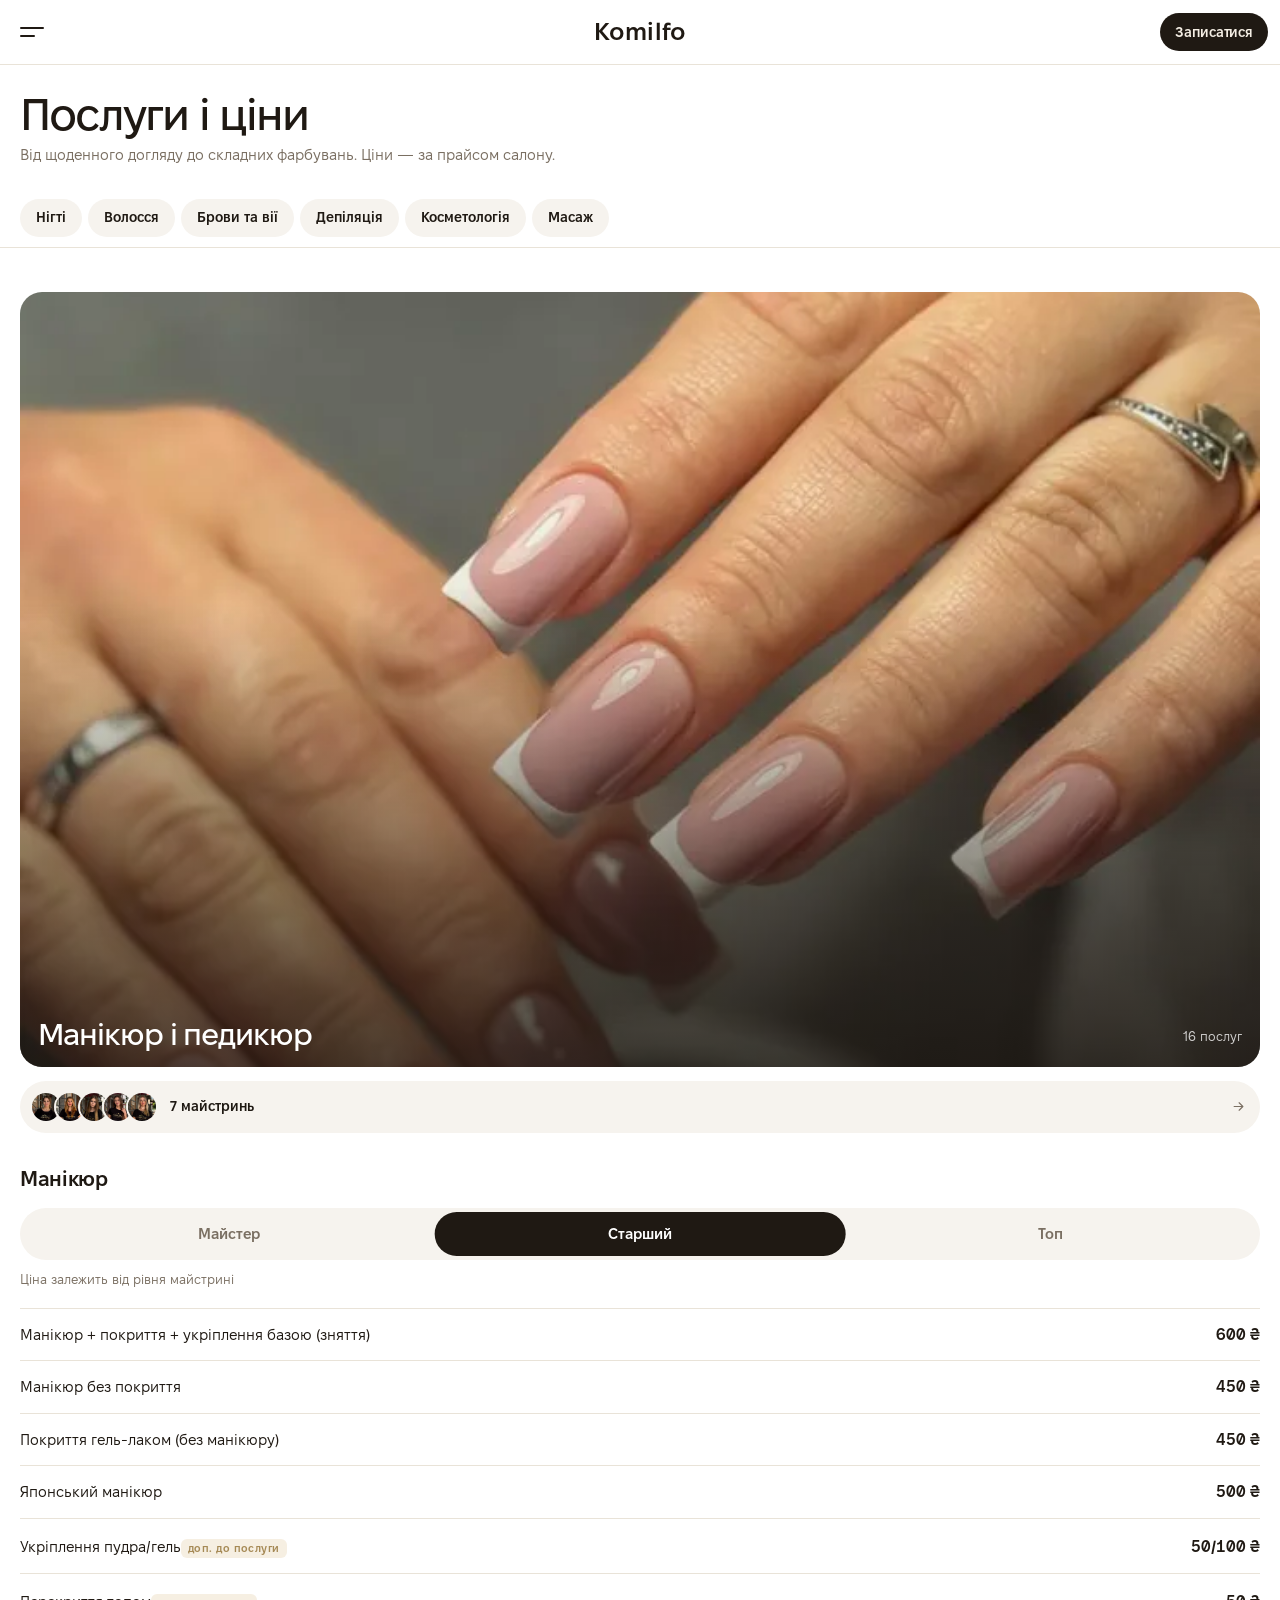
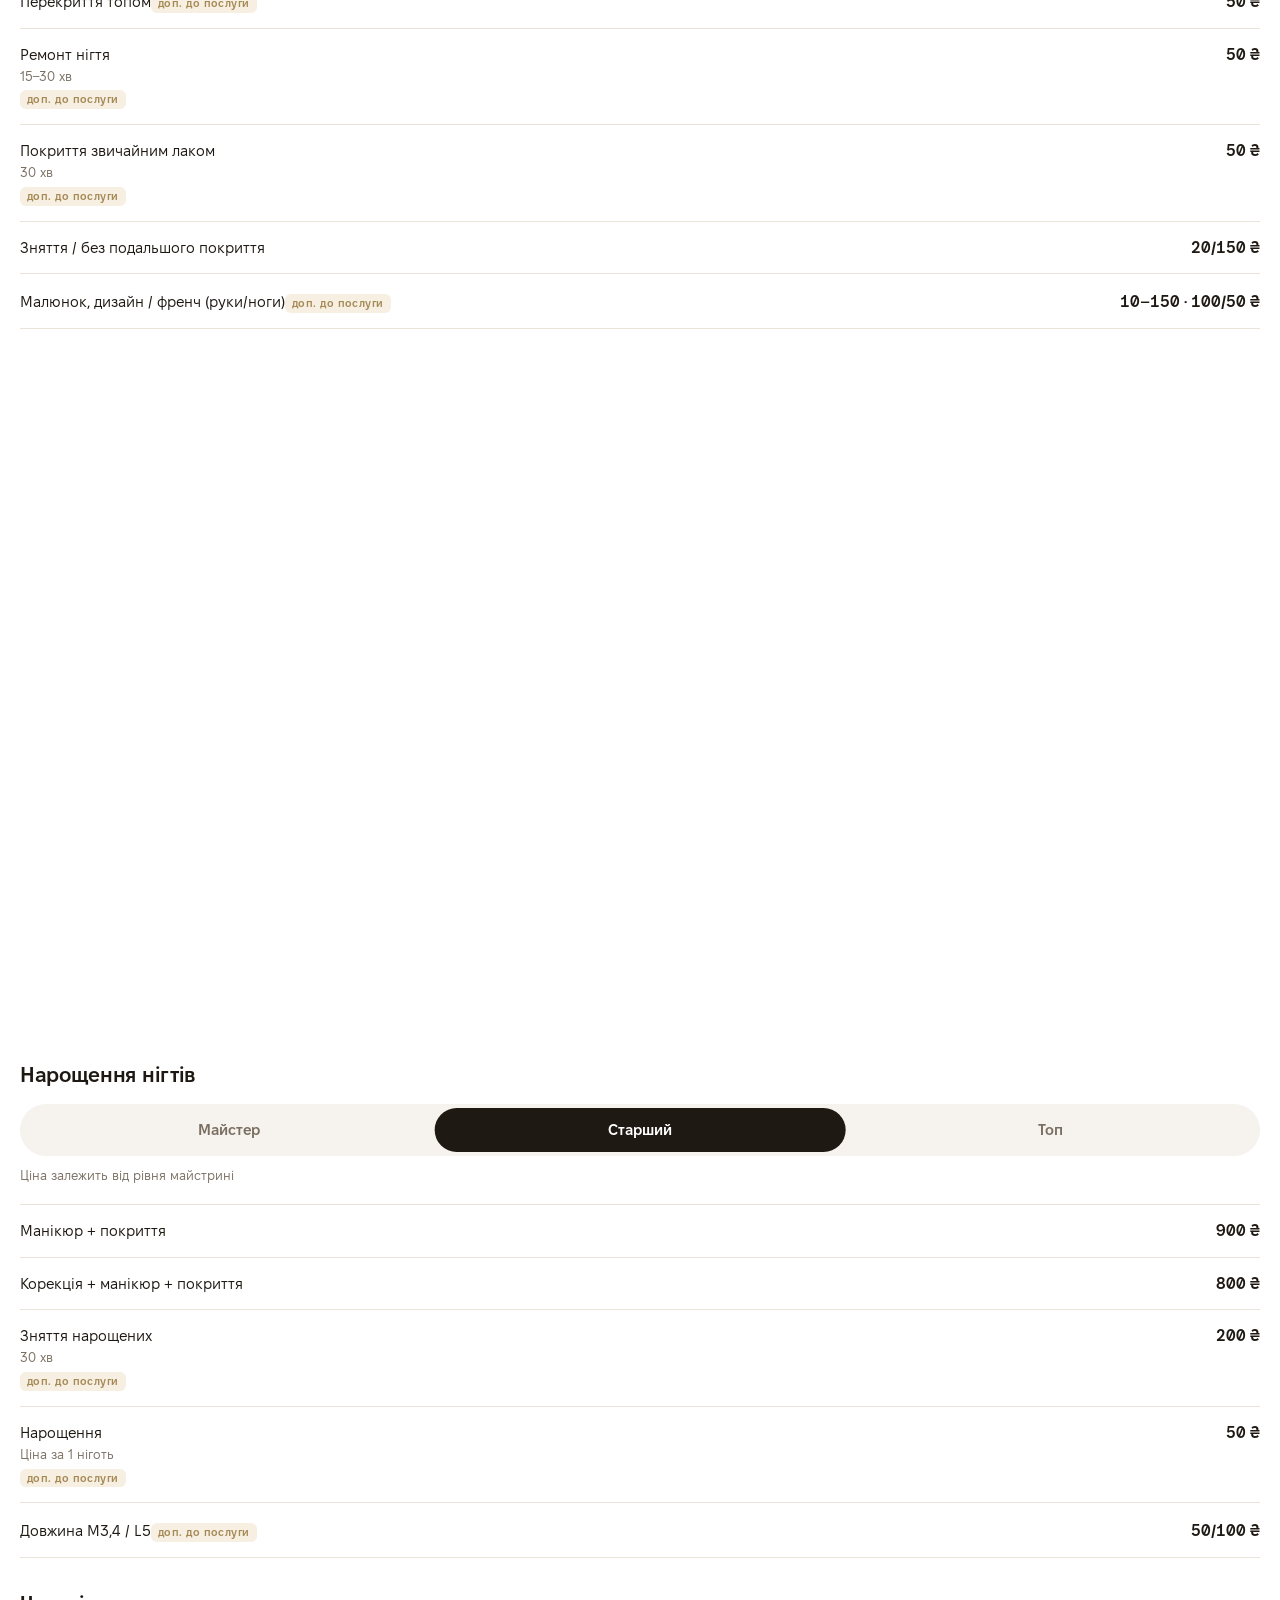
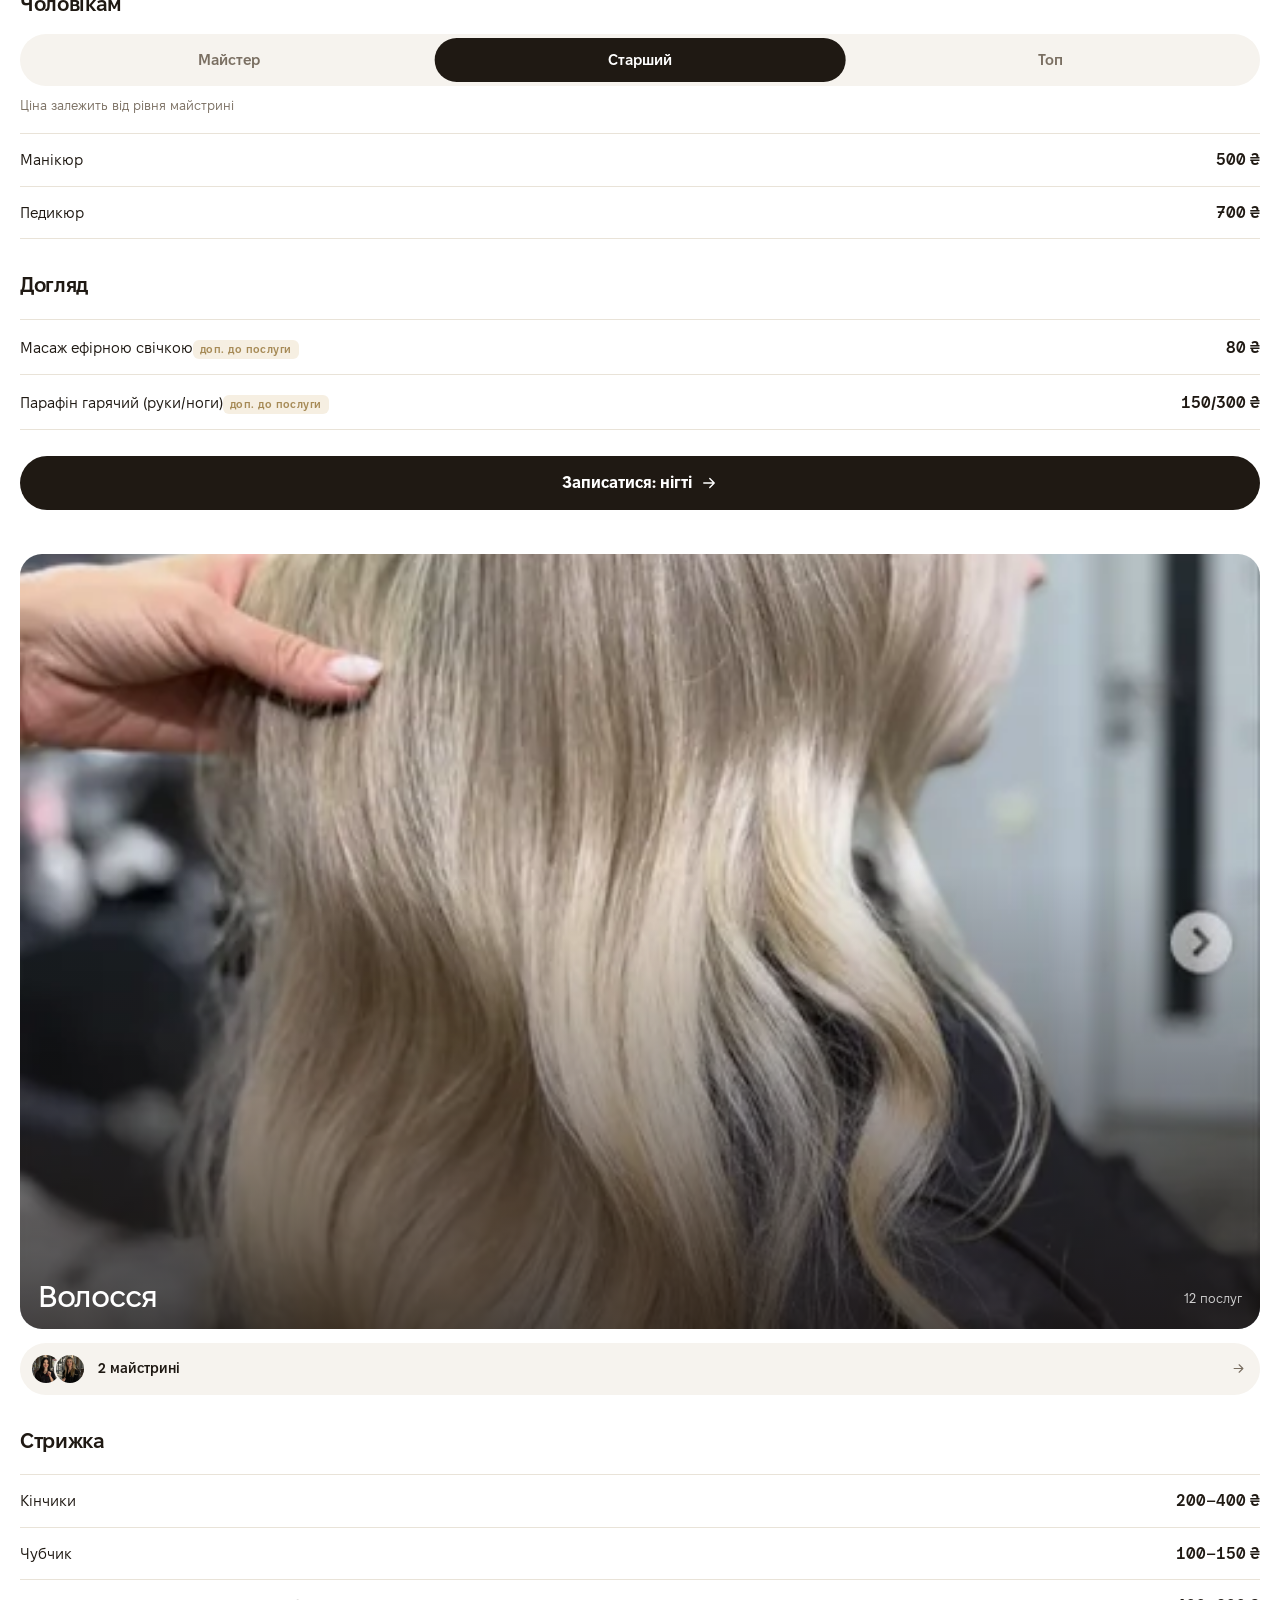
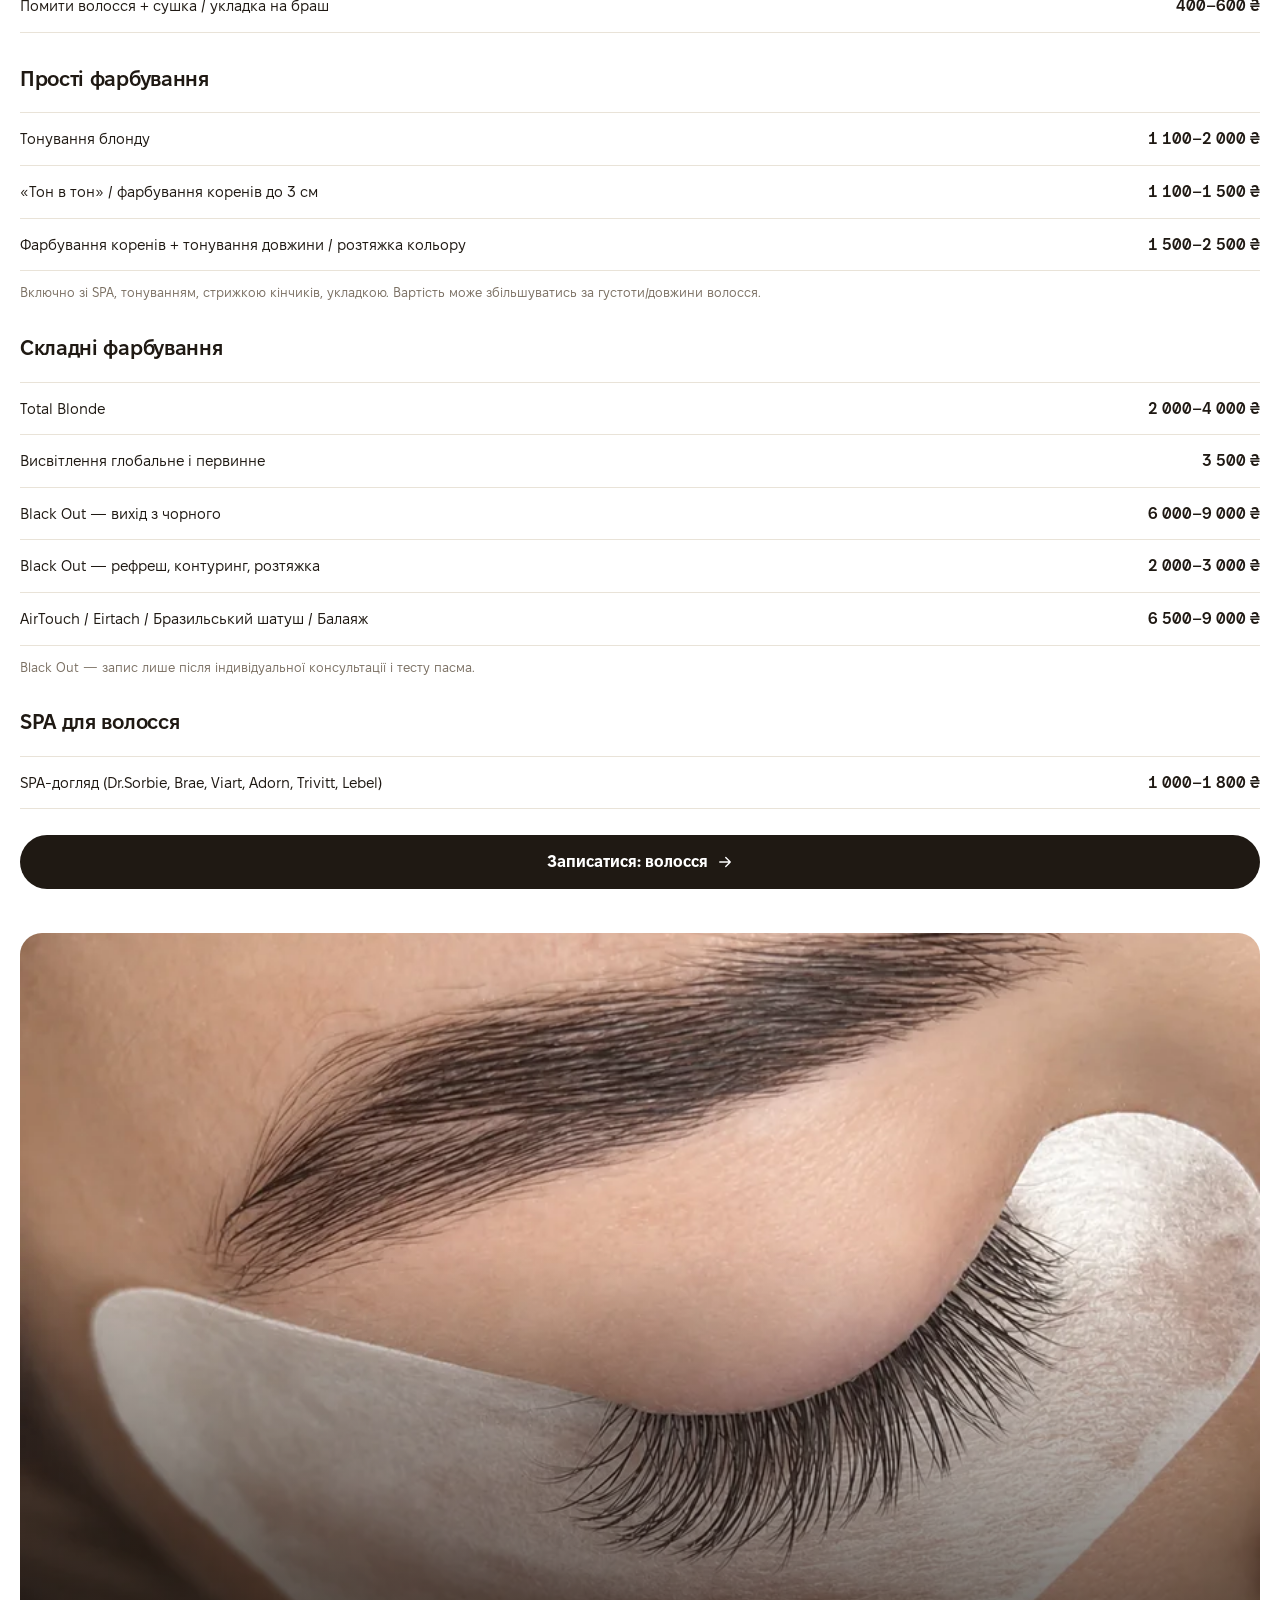
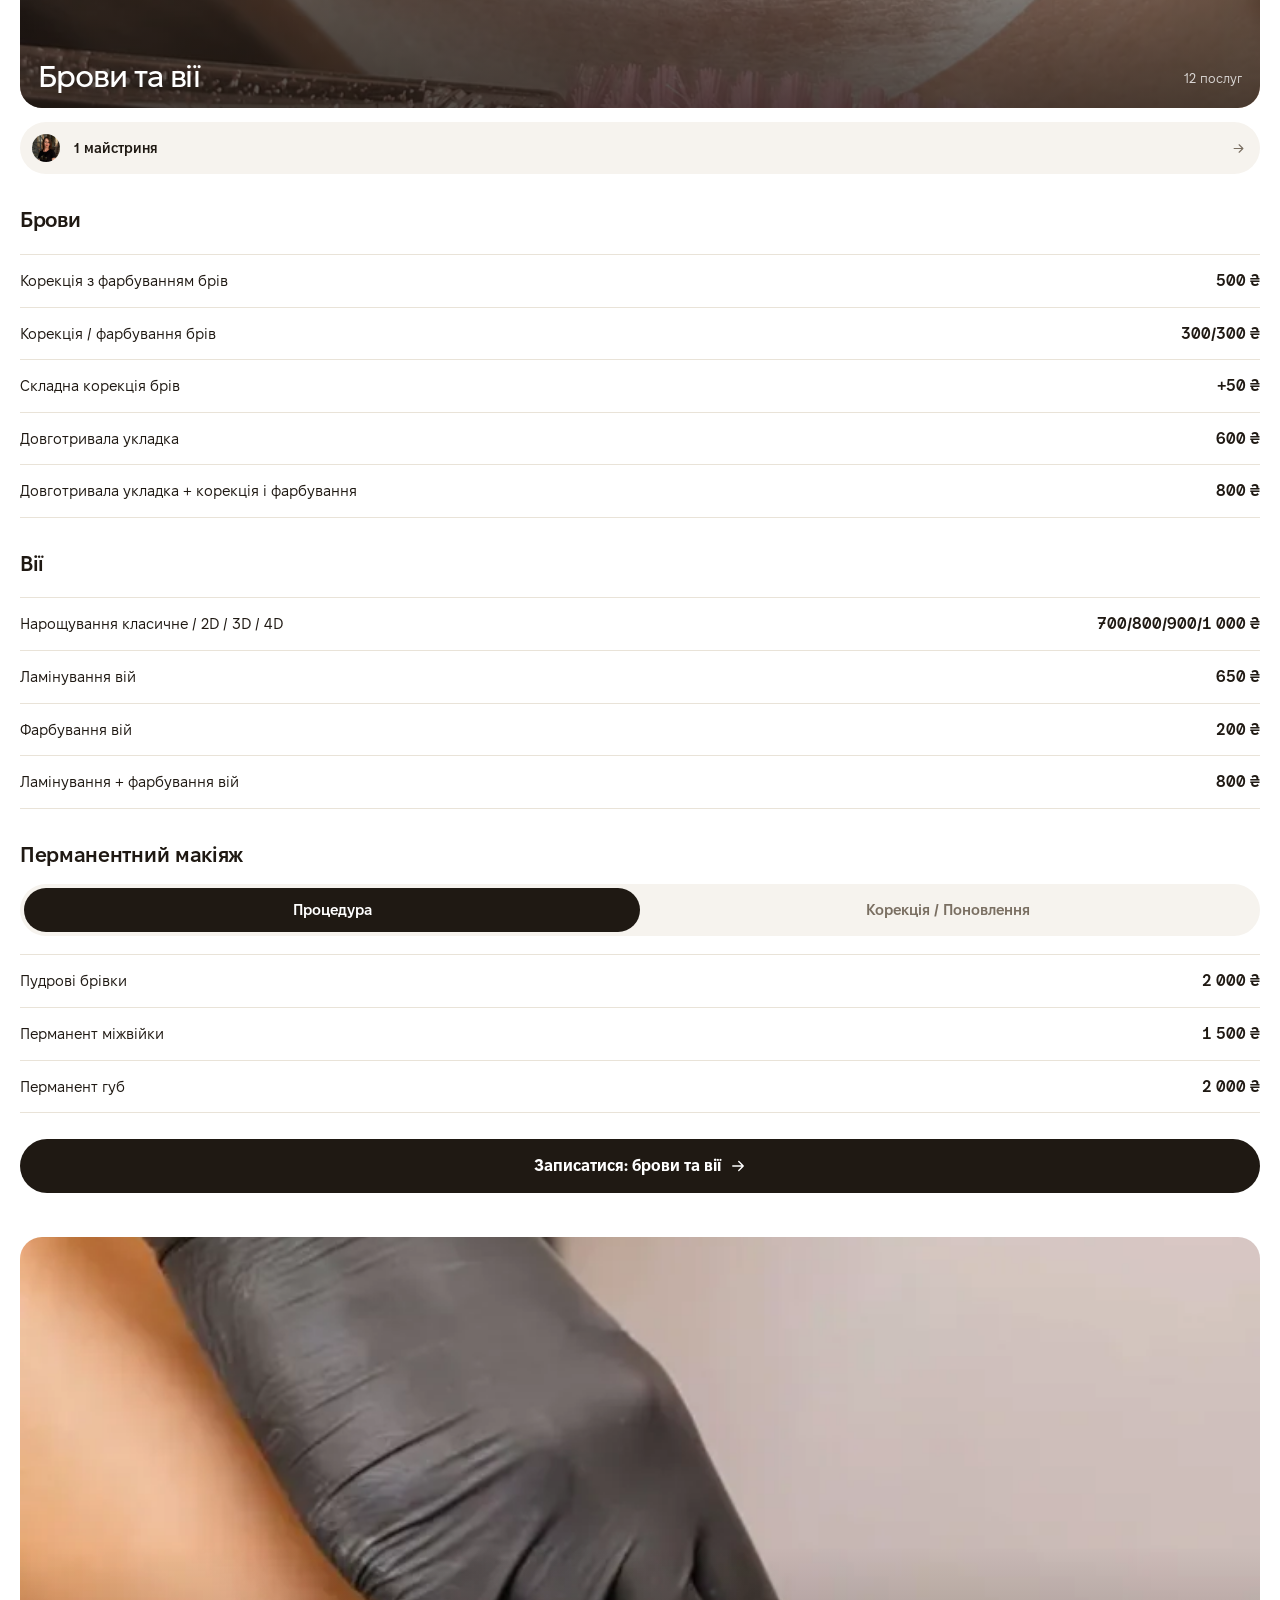
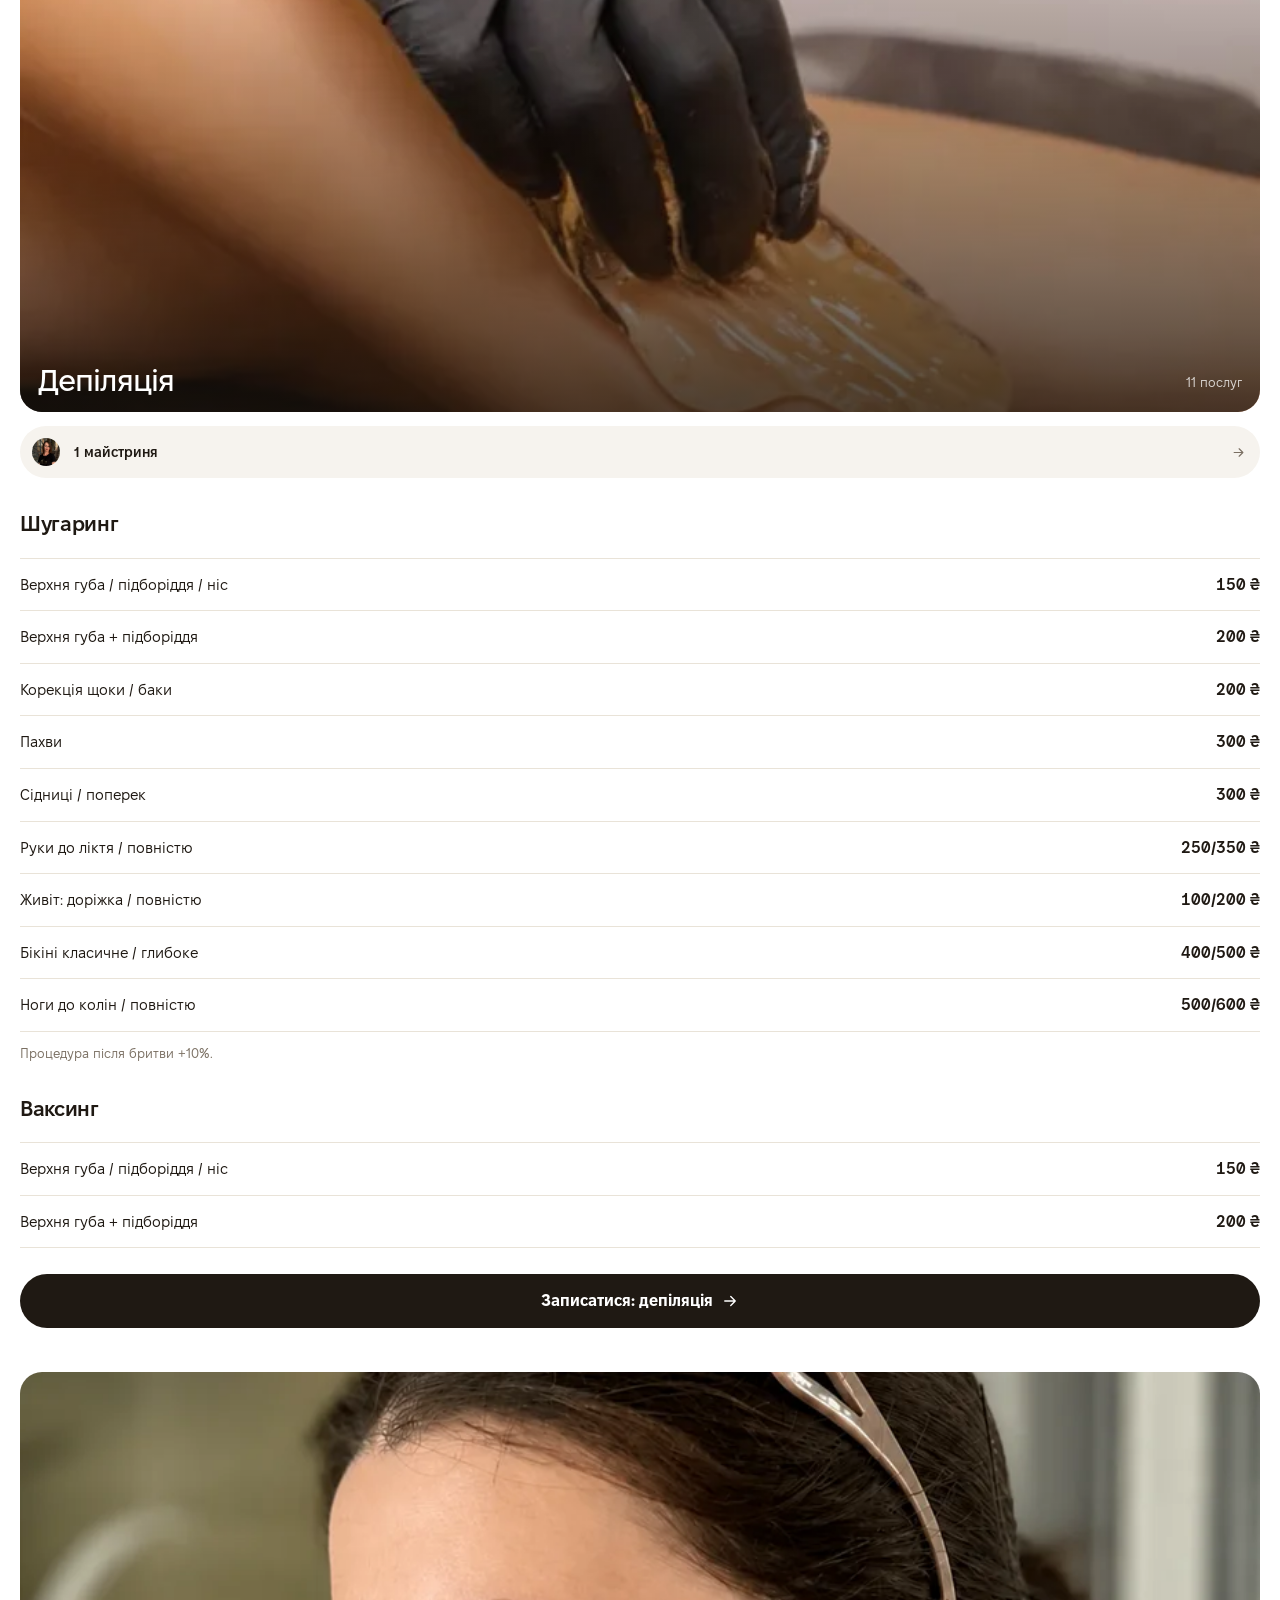
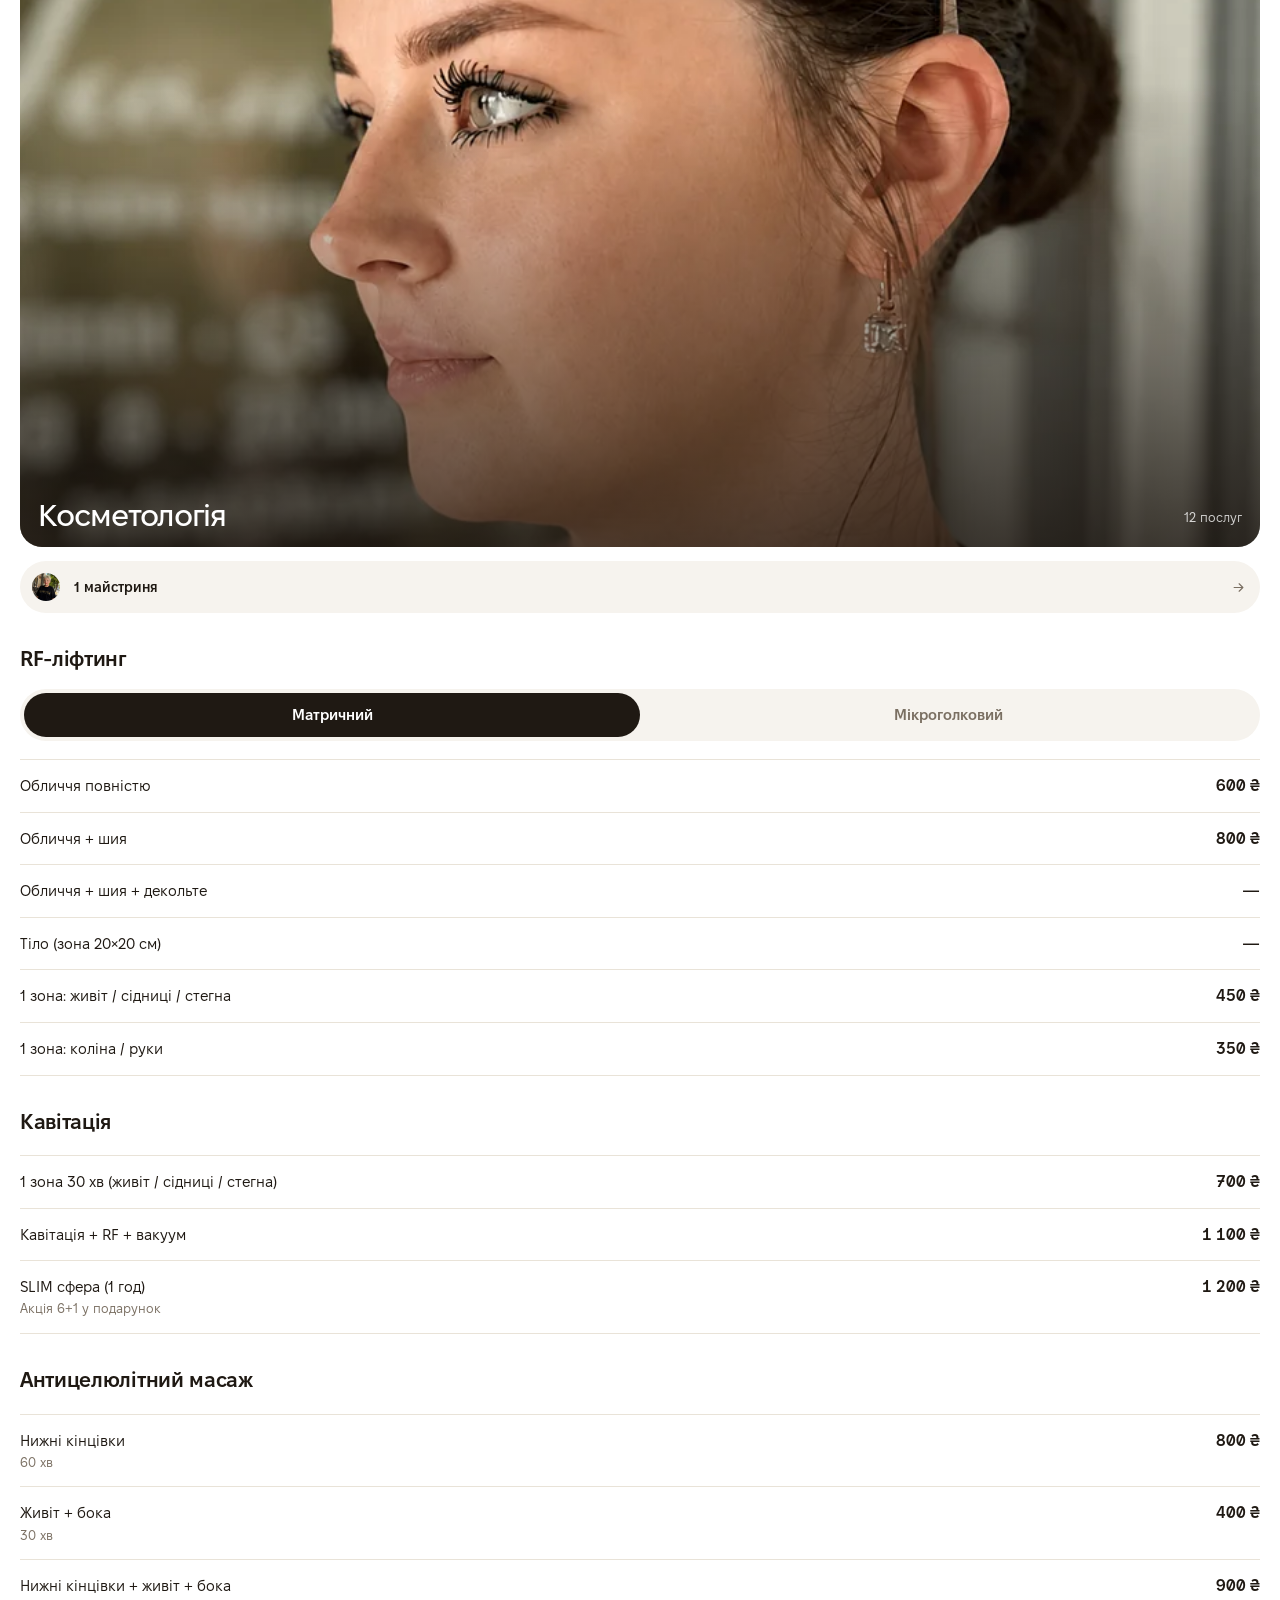
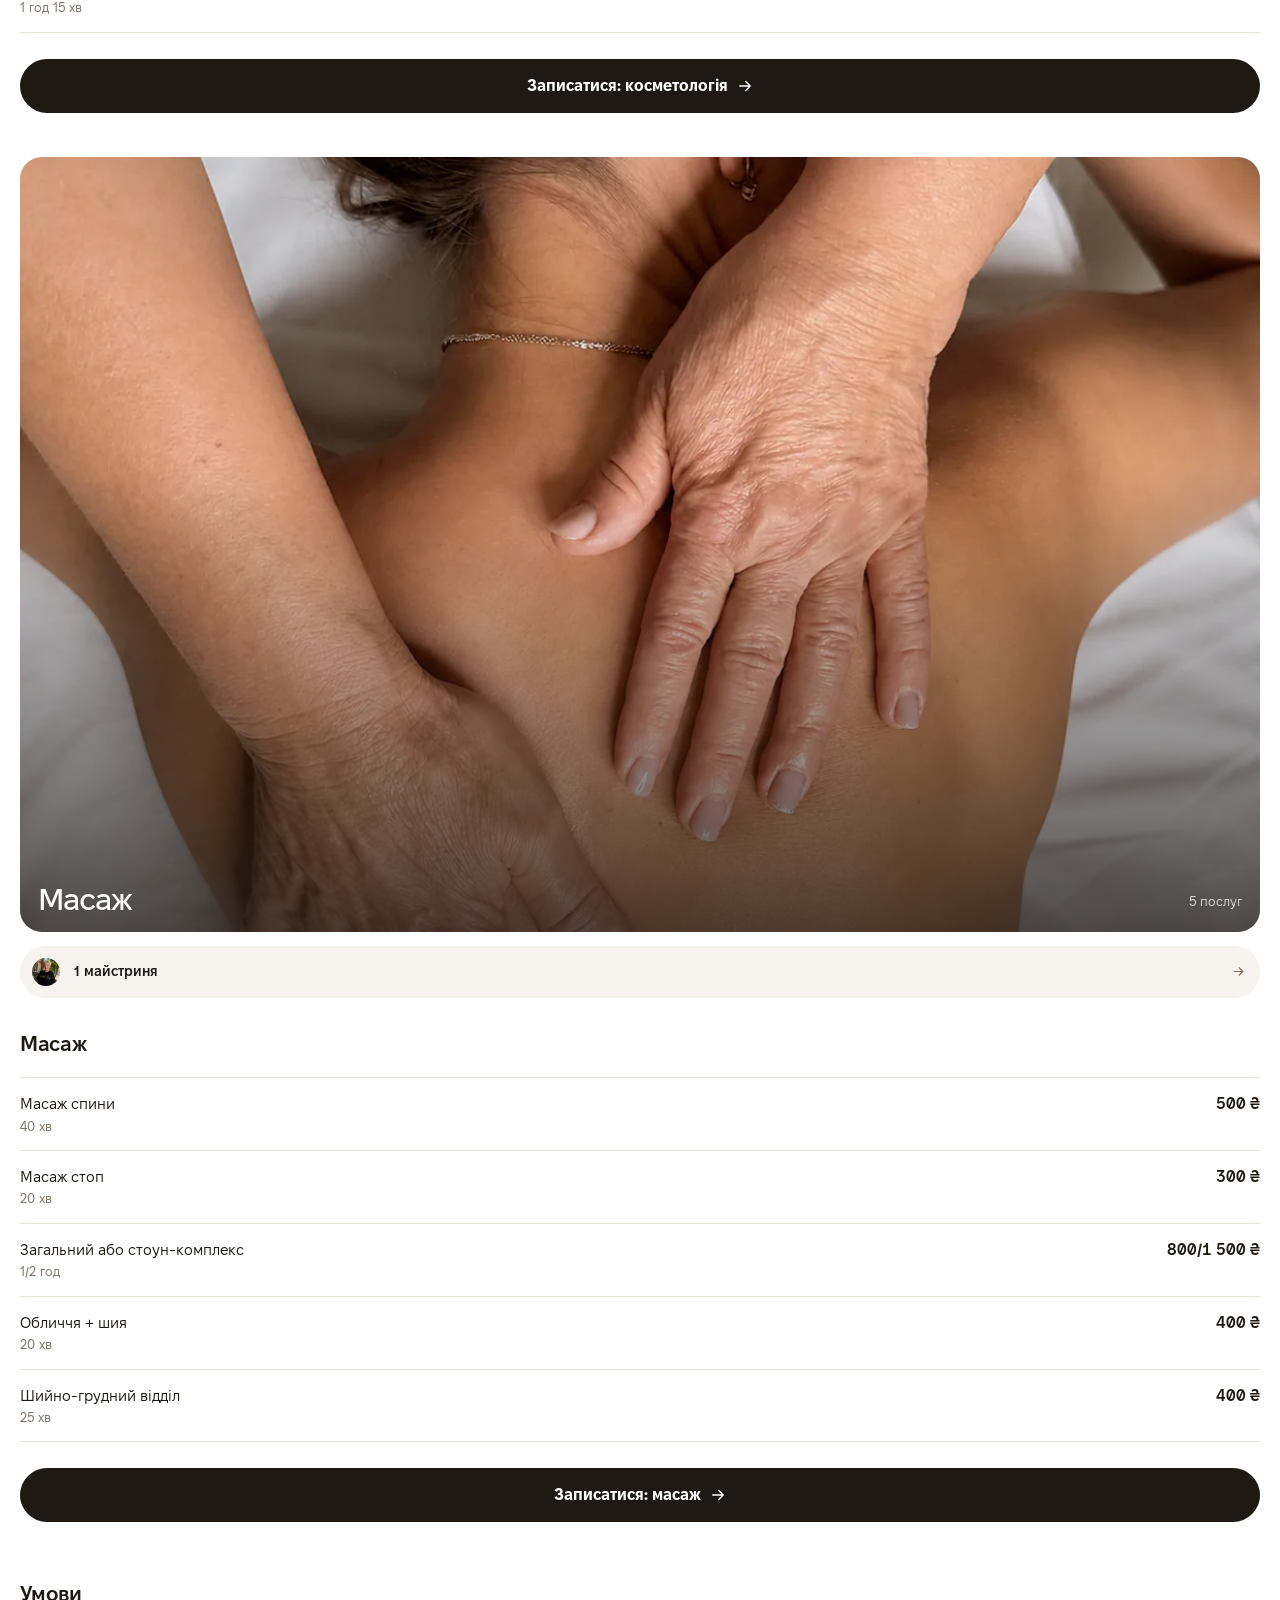
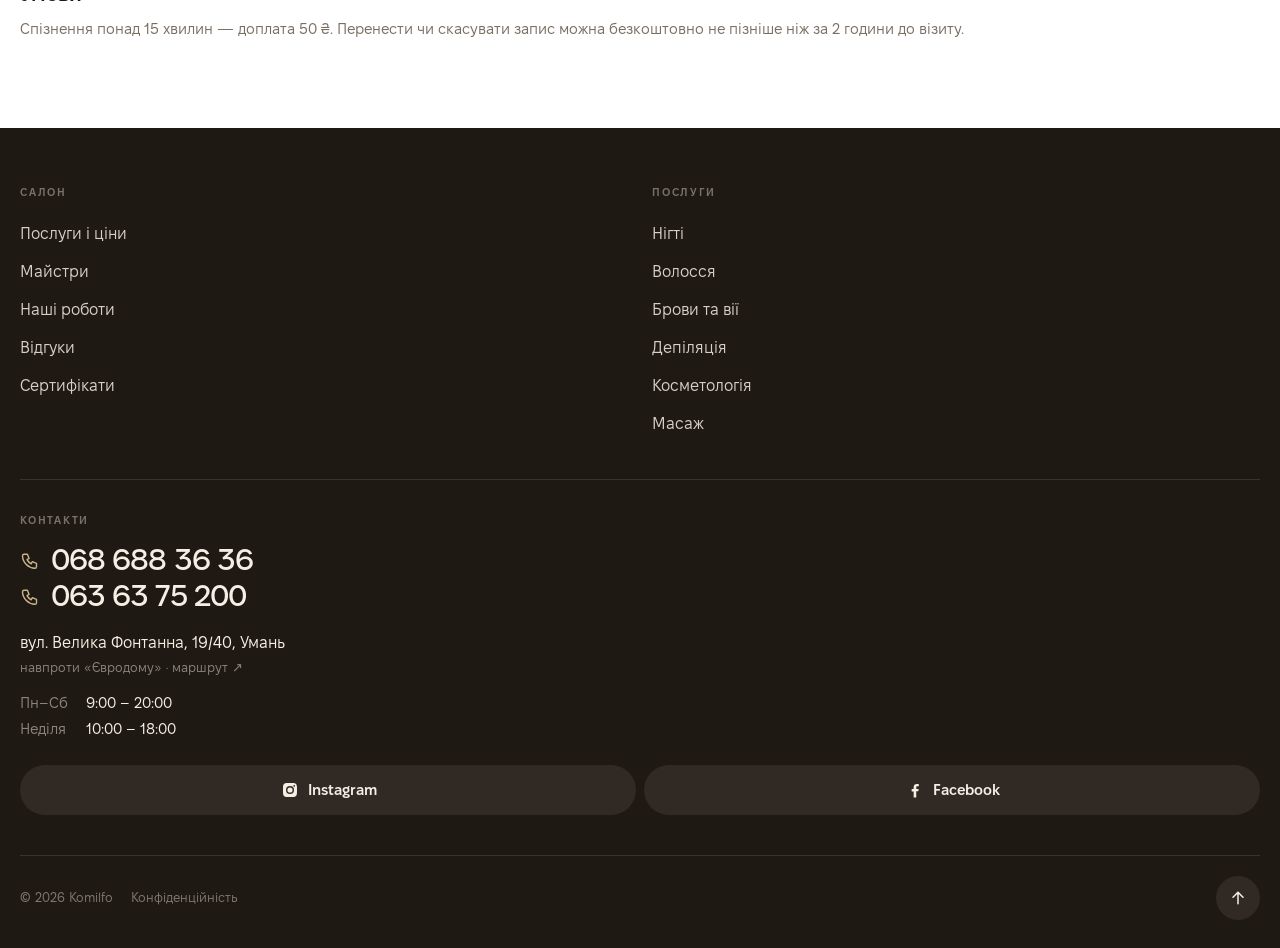
<file: poslugy.html>
<!doctype html>
<html lang="uk">
<head>
<meta charset="utf-8">
<meta name="viewport" content="width=device-width, initial-scale=1, viewport-fit=cover">
<meta name="robots" content="noindex">
<title>Послуги і ціни — Komilfo</title>
<meta name="description" content="Актуальний прайс-лист салону краси Komilfo (Комільфо) в Умані: манікюр, педикюр, волосся, брови й вії, масаж. Онлайн-запис.">
<meta property="og:type" content="website">
<meta property="og:site_name" content="Komilfo">
<meta property="og:title" content="Послуги і ціни — Komilfo">
<meta property="og:description" content="Актуальний прайс-лист салону краси Komilfo (Комільфо) в Умані: манікюр, педикюр, волосся, брови й вії, масаж. Онлайн-запис.">
<meta property="og:image" content="https://qwxdt.github.io/komilfo-preview/a/og.jpg">
<meta property="og:image:width" content="1200">
<meta property="og:image:height" content="630">
<meta name="twitter:card" content="summary_large_image">
<link rel="icon" href="a/favicon.svg" type="image/svg+xml">
<link rel="preload" href="a/f/FixelDisplay-SemiBold.woff2" as="font" type="font/woff2" crossorigin>
<script>(()=>{const h=document.documentElement;h.classList.add('js');
if('scrollRestoration' in history)history.scrollRestoration='manual';
let nt='navigate';try{nt=performance.getEntriesByType('navigation')[0].type}catch(e){}
let seen=false;try{seen=sessionStorage.getItem('kf-in')==='1'}catch(e){}
if((nt==='reload'||!seen)&&!matchMedia('(prefers-reduced-motion: reduce)').matches){h.classList.add('ld');h.style.background='#1F1913'}
if(nt==='reload'&&location.hash)history.replaceState(null,'',location.pathname+location.search);
})()</script>
<style>@font-face{font-family:Fixel;src:url(a/f/FixelText-Regular.woff2) format("woff2");font-weight:400;font-display:swap}
@font-face{font-family:Fixel;src:url(a/f/FixelText-Medium.woff2) format("woff2");font-weight:500;font-display:swap}
@font-face{font-family:Fixel;src:url(a/f/FixelText-SemiBold.woff2) format("woff2");font-weight:600;font-display:swap}
@font-face{font-family:Fixel;src:url(a/f/FixelText-Bold.woff2) format("woff2");font-weight:700;font-display:swap}
@font-face{font-family:FixelD;src:url(a/f/FixelDisplay-Medium.woff2) format("woff2");font-weight:500;font-display:swap}
@font-face{font-family:FixelD;src:url(a/f/FixelDisplay-SemiBold.woff2) format("woff2");font-weight:600;font-display:swap}
:root{--bg:#fff;--soft:#F6F3EE;--fg:#1F1913;--mute:#7A6F62;--line:#E9E3D8;--gold:#A68A56;--dark:#1F1913;--ivory:#F4EEE4;--pad:20px;--r:22px;--ease:cubic-bezier(.22,1,.36,1)}
*{box-sizing:border-box;margin:0;padding:0}
html{-webkit-text-size-adjust:100%;scroll-behavior:smooth;scroll-padding-top:132px}
body{background:var(--bg);color:var(--fg);font:400 16px/1.5 Fixel,system-ui,sans-serif;-webkit-font-smoothing:antialiased;overflow-x:hidden}
a{color:inherit;text-decoration:none;-webkit-tap-highlight-color:transparent}
img{display:block;max-width:100%}
svg{width:18px;height:18px;flex:none}
ul,ol{list-style:none}
.wrap{padding:0 var(--pad)}
.over{font-size:12px;letter-spacing:.14em;text-transform:uppercase;color:var(--gold);font-weight:600}
h1,h2{font-family:FixelD,Fixel,sans-serif;font-weight:500;letter-spacing:-.035em}
h2{font-size:34px;line-height:1.05;text-wrap:balance}
.sub{color:var(--mute);font-size:15px;line-height:1.5;margin-top:8px}
.link{display:inline-flex;align-items:center;gap:6px;font-weight:600;font-size:15px;white-space:nowrap}
.link svg{width:16px;height:16px}
section{padding-top:72px}
.head{display:flex;align-items:flex-end;justify-content:space-between;padding:0 var(--pad);margin-bottom:22px;gap:16px}

/* header: burger left · logo center · phone right */
.hdr{position:fixed;top:0;left:0;right:0;z-index:50;display:grid;grid-template-columns:1fr auto 1fr;align-items:center;padding:8px calc(var(--pad) - 12px);padding-top:calc(8px + env(safe-area-inset-top));color:var(--fg);transition:background .35s,color .35s,box-shadow .35s,transform .45s var(--ease)}
.logo{font-family:FixelD,Fixel,sans-serif;font-size:24px;font-weight:600;letter-spacing:.01em;justify-self:center;transition:transform .5s var(--ease)}
.burger{justify-self:start;position:relative;width:48px;height:48px;display:grid;place-items:center;background:none;border:0;padding:0;color:inherit;cursor:pointer;-webkit-tap-highlight-color:transparent}
.burger span{position:absolute;left:12px;height:2px;border-radius:2px;background:currentColor;transition:transform .5s var(--ease),width .5s var(--ease),top .5s var(--ease)}
.burger span:nth-child(1){top:19px;width:24px}
.burger span:nth-child(2){top:27px;width:15px}
.burger:active span{width:24px}
.menu-open .burger span:nth-child(1){top:23px;width:24px;transform:rotate(45deg)}
.menu-open .burger span:nth-child(2){top:23px;width:24px;transform:rotate(-45deg)}
.hcall svg{width:23px;height:23px;transform-origin:50% 60%;animation:ring 5s var(--ease) 2s infinite}
@keyframes ring{0%,80%,100%{transform:none}83%{transform:rotate(-14deg)}86%{transform:rotate(12deg)}89%{transform:rotate(-9deg)}92%{transform:rotate(6deg)}95%{transform:rotate(0)}}
.wave{position:absolute;left:50%;top:50%;width:34px;height:34px;margin:-17px 0 0 -17px;border-radius:50%;background:currentColor;opacity:0;pointer-events:none;animation:wave 5s ease-out 2s infinite}
.wave.w2{animation-delay:2.25s}
@keyframes wave{0%,80%{transform:scale(.4);opacity:0}84%{opacity:.16}100%{transform:scale(1.35);opacity:0}}
.hcall:active svg{transform:scale(.88)}
.hdr.ovr{color:#fff}
.hdr.ovr:before{content:"";position:absolute;inset:0 0 -24px;background:linear-gradient(rgba(24,18,13,.35),rgba(24,18,13,0));pointer-events:none;z-index:-1;transition:opacity .35s}
.hdr.flat,.hdr.solid{background:rgba(255,255,255,.9);backdrop-filter:saturate(1.4) blur(16px);-webkit-backdrop-filter:saturate(1.4) blur(16px);color:var(--fg);box-shadow:0 1px 0 var(--line)}
.hdr.solid:before{opacity:0}
.menu-open .hdr{background:transparent!important;box-shadow:none!important;backdrop-filter:none!important;-webkit-backdrop-filter:none!important;color:var(--ivory)}
.menu-open .hdr:before{opacity:0}
body.p-solid main{padding-top:64px}

/* menu: circular reveal from the burger */
.menu{position:fixed;inset:0;z-index:40;background:var(--dark);color:var(--ivory);clip-path:circle(0 at 32px 34px);visibility:hidden;transition:clip-path .7s cubic-bezier(.7,0,.2,1),visibility 0s .7s;overflow:hidden}
.menu-open .menu{clip-path:circle(150% at 32px 34px);visibility:visible;transition:clip-path .8s cubic-bezier(.7,0,.2,1)}
.menu-open{overflow:hidden}
.mbg{position:absolute;inset:0;opacity:0;transition:opacity 1.2s var(--ease) .2s}
.mbg img{width:100%;height:100%;object-fit:cover;filter:grayscale(.3) brightness(.85);transform:scale(1.12);transition:transform 2.4s var(--ease)}
.mbg:after{content:"";position:absolute;inset:0;background:linear-gradient(rgba(31,25,19,.93),rgba(31,25,19,.86) 50%,rgba(31,25,19,.97))}
.menu-open .mbg{opacity:1}.menu-open .mbg img{transform:scale(1)}
.min{position:relative;height:100%;display:flex;flex-direction:column;padding:calc(84px + env(safe-area-inset-top)) var(--pad) calc(22px + env(safe-area-inset-bottom));overflow-y:auto}
.menu ol{flex:1;display:flex;flex-direction:column;justify-content:center;align-items:center;text-align:center;padding:8px 0 24px}
.menu li{overflow:hidden}
.menu li a{display:flex;justify-content:center;padding:6px 0;font-family:FixelD,Fixel,sans-serif;font-size:clamp(38px,12.4vw,54px);font-weight:500;letter-spacing:-.035em;line-height:1.12;transform:translateY(105%);transition:transform .5s var(--ease),color .3s}
.menu li small{font:600 11px Fixel,sans-serif;color:var(--gold);letter-spacing:.1em;width:18px;flex:none;transform:translateY(-.9em)}
.menu li a span{background:linear-gradient(currentColor,currentColor) 50% 100%/0 2px no-repeat;transition:background-size .5s var(--ease)}
.menu li a.cur{color:#E9D9B8}
.menu li a.cur span{background-size:100% 2px}
.menu li a:active span{background-size:100% 2px}
.menu-open .menu li a{transform:none;transition:transform .9s var(--ease)}
.menu-open .menu li:nth-child(1) a{transition-delay:.22s}.menu-open .menu li:nth-child(2) a{transition-delay:.27s}.menu-open .menu li:nth-child(3) a{transition-delay:.32s}.menu-open .menu li:nth-child(4) a{transition-delay:.37s}.menu-open .menu li:nth-child(5) a{transition-delay:.42s}.menu-open .menu li:nth-child(6) a{transition-delay:.47s}
.mchips,.mbot{opacity:0;transform:translateY(16px);transition:opacity .3s,transform .3s}
.menu-open .mchips,.menu-open .mbot{opacity:1;transform:none;transition:opacity .8s var(--ease) .5s,transform .8s var(--ease) .5s}
.menu-open .mbot{transition-delay:.58s}
.mchips{display:flex;flex-wrap:wrap;gap:6px;margin:22px 0 26px}
.mchips a{height:34px;padding:0 13px;border-radius:999px;background:rgba(244,238,228,.09);display:flex;align-items:center;font-size:13px;font-weight:600;color:rgba(244,238,228,.85)}
.mcta{width:100%;background:var(--ivory);color:var(--fg);justify-content:space-between;padding:0 8px 0 24px;height:58px}
.mcta svg{width:42px;height:42px;padding:12px;border-radius:50%;background:var(--fg);color:var(--ivory);transition:transform .4s var(--ease)}
.mcta:active svg{transform:translateX(4px)}
.mrow{display:flex;flex-direction:column;align-items:center;gap:14px;text-align:center;padding-top:22px;border-top:1px solid rgba(244,238,228,.12)}
.mtel{display:block;font-family:FixelD,Fixel,sans-serif;font-size:26px;font-weight:500;letter-spacing:-.03em;line-height:1.1}
.mopen{display:flex;align-items:center;justify-content:center;gap:7px;margin-top:6px;font-size:13px;color:rgba(244,238,228,.6)}
.mopen i{width:7px;height:7px;border-radius:50%;background:#B9A88E;flex:none}
.mopen.on i{background:#7FD49A;box-shadow:0 0 0 0 rgba(127,212,154,.6);animation:pulse 2s infinite}
@keyframes pulse{70%{box-shadow:0 0 0 7px rgba(127,212,154,0)}100%{box-shadow:0 0 0 0 rgba(127,212,154,0)}}
.maddr{font-size:13px;color:rgba(244,238,228,.45);margin-top:10px;text-align:center}

/* buttons */
.btns{display:flex;gap:10px;margin-top:24px}
.btn{height:54px;border-radius:999px;display:inline-flex;align-items:center;justify-content:center;gap:8px;font-weight:700;font-size:16px;padding:0 24px;transition:transform .15s}
.btn:active{transform:scale(.97)}
.btn.w{background:#fff;color:var(--fg);flex:1}
.btn.g{background:rgba(255,255,255,.16);color:#fff;backdrop-filter:blur(10px);-webkit-backdrop-filter:blur(10px);width:54px;padding:0;border:1px solid rgba(255,255,255,.2)}
.btn.d{background:var(--fg);color:#fff;width:100%;margin-top:28px}
.btn.o{border:1.5px solid var(--fg);color:var(--fg);flex:1;height:52px;font-size:15px}

/* hero (variant 1 + deep darkening of variant 3) */
.hero{position:relative;height:100svh;min-height:600px;max-height:860px;overflow:hidden;background:#2a211a;padding:0}
.hero img{position:absolute;inset:0;width:100%;height:100%;object-fit:cover;object-position:100% 0%;transform:scale(1.1);transform-origin:100% 0%}
@keyframes kb{from{transform:scale(1.08)}to{transform:scale(1)}}
.hero:after{content:"";position:absolute;inset:0;background:linear-gradient(to top,rgba(24,18,13,.94) 0%,rgba(24,18,13,.78) 26%,rgba(24,18,13,.34) 46%,rgba(24,18,13,0) 62%),linear-gradient(to bottom,rgba(24,18,13,.38),rgba(24,18,13,0) 18%)}
.hero .txt{position:absolute;left:0;right:0;bottom:0;z-index:2;padding:0 var(--pad) calc(24px + env(safe-area-inset-bottom));color:#fff}
.hero .kick{font-size:12px;letter-spacing:.16em;text-transform:uppercase;font-weight:600;color:#E9D9B8}
.hero h1{font-size:clamp(30px,11.2vw,48px);line-height:1;margin-top:12px;letter-spacing:-.04em;white-space:nowrap}
.hero h1 i{font-style:normal;color:#E9D9B8}
.hero .meta{display:flex;align-items:center;gap:6px;margin-top:16px;font-size:clamp(10.5px,3.3vw,14px);white-space:nowrap;color:rgba(255,255,255,.74)}
.hero .meta svg{width:15px;height:15px}
.hero .txt>*{animation:up .8s var(--ease) both}
.hero .txt>:nth-child(2){animation-delay:.08s}.hero .txt>:nth-child(3){animation-delay:.16s}.hero .txt>:nth-child(4){animation-delay:.24s}.hero .txt>:nth-child(5){animation-delay:.32s}
@keyframes up{from{opacity:0;transform:translateY(18px)}to{opacity:1;transform:none}}

/* category chips under hero */
.cats-s{padding-top:20px}
.cats{display:flex;gap:8px;overflow-x:auto;padding:0 var(--pad);scrollbar-width:none}
.cats::-webkit-scrollbar{display:none}
.cat{flex:none;display:flex;align-items:center;gap:10px;height:56px;padding:0 14px 0 6px;border-radius:999px;background:var(--soft);font-weight:600;font-size:15px;white-space:nowrap}
.cat img{width:44px;height:44px;border-radius:50%;object-fit:cover}
.cat svg{width:14px;height:14px;color:var(--mute)}

/* rails */
.rail{display:flex;gap:12px;overflow-x:auto;scroll-snap-type:x mandatory;padding:0 var(--pad);scrollbar-width:none;scroll-padding:0 var(--pad)}
.rail::-webkit-scrollbar{display:none}
.rail>*{scroll-snap-align:start;flex:0 0 auto}
.svc{width:min(272px,74vw)}
.svc .ph{aspect-ratio:4/5;border-radius:var(--r);overflow:hidden;background:var(--soft)}
.svc .ph img{width:100%;height:100%;object-fit:cover}
.svc h3{font-size:18px;font-weight:600;line-height:1.3;margin-top:14px}
.svc .p{font-size:15px;margin-top:4px;color:var(--mute)}
.mst{width:min(200px,52vw)}
.mst.sm{width:min(160px,42vw)}
.mst .ph{aspect-ratio:4/5;border-radius:var(--r);overflow:hidden;background:var(--soft)}
.mst .ph img{width:100%;height:100%;object-fit:cover}
.mst h3{font-size:17px;font-weight:600;margin-top:12px;line-height:1.3}
.mst .r{font-size:14px;color:var(--mute);margin-top:2px;line-height:1.35}

/* tier switch (CSS only) */
.lvi{position:absolute;opacity:0;pointer-events:none}
.seg{position:relative;display:grid;grid-template-columns:repeat(3,1fr);background:var(--soft);border-radius:999px;padding:4px;margin-top:22px}
.seg.n2{grid-template-columns:repeat(2,1fr)}
.seg label{position:relative;z-index:1;height:44px;display:grid;place-items:center;font-weight:600;font-size:15px;cursor:pointer;color:var(--mute);transition:color .25s}
.seg i{position:absolute;top:4px;bottom:4px;left:4px;width:calc((100% - 8px)/3);border-radius:999px;background:var(--fg);transition:transform .35s var(--ease)}
.seg.n2 i{width:calc((100% - 8px)/2)}
.lv1:checked~.seg i{transform:translateX(100%)}
.lv2:checked~.seg i{transform:translateX(200%)}
.lv0:checked~.seg label:nth-child(1),.lv1:checked~.seg label:nth-child(2),.lv2:checked~.seg label:nth-child(3){color:#fff}
.lvi:focus-visible~.seg{outline:2px solid var(--gold);outline-offset:2px}
.t{display:none}
.lv0:checked~* .t0,.lv1:checked~* .t1,.lv2:checked~* .t2,.lv0:checked~.t0,.lv1:checked~.t1,.lv2:checked~.t2{display:inline;animation:fade .3s}
.who.t{font-size:14px;color:var(--mute);margin-top:14px}
.lv0:checked~.who.t0,.lv1:checked~.who.t1,.lv2:checked~.who.t2{display:block}
@keyframes fade{from{opacity:0}to{opacity:1}}

/* price list */
.pl{margin-top:18px;border-top:1px solid var(--line)}
.pl li{display:flex;justify-content:space-between;align-items:baseline;gap:16px;padding:15px 0;border-bottom:1px solid var(--line);font-size:15px;line-height:1.35}
.pl .n{flex:1;min-width:0}
.pl small{display:block;color:var(--mute);font-size:13px;margin-top:3px}
.pl .pr{font-weight:600;white-space:nowrap;font-size:16px;font-variant-numeric:tabular-nums;text-align:right}
.tag{display:inline-block;margin-top:5px;font-size:11px;font-weight:600;letter-spacing:.04em;color:var(--gold);background:#F6EFE2;border-radius:6px;padding:2px 7px}
.note{font-size:13px;color:var(--mute);margin-top:12px;line-height:1.45}
.hint{font-size:13px;color:var(--mute);margin-top:10px}

/* levels box on home */
.lvls{padding-left:var(--pad);padding-right:var(--pad)}
.lbox{background:var(--soft);border-radius:28px;padding:30px 20px 22px}
.lbox h2{margin-top:10px;font-size:30px}
.lbox .seg{background:#fff}
.lbox .pl{border-color:#E4DCCE}.lbox .pl li{border-color:#E4DCCE}
.lbox.plain .btn{margin-top:24px;width:100%;flex:none}

/* works */
.works{display:grid;grid-template-columns:1fr 1fr;gap:8px;padding:0 var(--pad)}
.works img{width:100%;height:100%;object-fit:cover;border-radius:16px}
.works .t{grid-row:span 2;aspect-ratio:3/5.2}
.works .s{aspect-ratio:1}

/* reviews */
.score{display:flex;align-items:center;gap:16px;margin-top:12px}
.score b{font-family:FixelD,Fixel,sans-serif;font-size:64px;font-weight:500;line-height:1;letter-spacing:-.04em}
.score span{display:block;font-size:14px;color:var(--mute);margin-top:4px}
.stars{display:inline-flex;gap:2px;color:var(--gold)}
.stars svg{width:16px;height:16px}.stars svg.off{color:#E4DCCE}
.qs{display:flex;gap:12px;overflow-x:auto;scroll-snap-type:x mandatory;padding:22px var(--pad) 0;scroll-padding:0 var(--pad);scrollbar-width:none}
.qs:after{content:'';flex:0 0 1px}
.qs::-webkit-scrollbar{display:none}
.q{flex:0 0 min(300px,80vw);scroll-snap-align:start;background:var(--soft);border-radius:var(--r);padding:22px 20px;display:flex;flex-direction:column;justify-content:space-between;gap:20px}
.q blockquote{font-size:16px;line-height:1.5}
.q figcaption{display:flex;flex-direction:column;gap:6px;font-size:14px;color:var(--mute)}
.q .qn{color:var(--ink);font-weight:500;font-size:15px}
.q .qd{display:flex;align-items:center;gap:6px;font-size:13px}
.q .gg{width:14px;height:14px;flex:none}
.revs .wrap+.wrap{margin-top:20px}
.revs>.wrap:last-child{margin-top:20px}

/* about */
.about .big{font-family:FixelD,Fixel,sans-serif;font-weight:500;font-size:28px;line-height:1.2;letter-spacing:-.03em;margin-top:12px;text-wrap:pretty}
.about .big em{font-style:normal;color:var(--gold)}
.about .pic{position:relative;margin:28px var(--pad) 0;border-radius:var(--r);overflow:hidden;aspect-ratio:4/3}
.about .pic img{width:100%;height:100%;object-fit:cover;display:block}
.about .ptag{position:absolute;left:12px;bottom:12px;font-size:12px;font-weight:500;color:var(--fg);background:rgba(255,255,255,.88);-webkit-backdrop-filter:blur(8px);backdrop-filter:blur(8px);border-radius:999px;padding:6px 11px;white-space:nowrap}
.js .about .pic.rv{opacity:1;transform:none;clip-path:inset(10% 6% 10% 6% round var(--r));transition:clip-path 1s var(--ease)}
.js .about .pic.rv img{transform:scale(1.08);transition:transform 1.2s var(--ease)}
.js .about .pic.rv .ptag{opacity:0;transform:translateY(6px);transition:opacity .5s .6s var(--ease),transform .5s .6s var(--ease)}
.js .about .pic.rv.in{clip-path:inset(0 0 0 0 round var(--r))}
.js .about .pic.rv.in img{transform:none}
.js .about .pic.rv.in .ptag{opacity:1;transform:none}
.facts{display:grid;grid-template-columns:repeat(3,1fr);padding:28px var(--pad) 0}
.facts>div{padding:0 12px;border-left:1px solid rgba(166,138,86,.45)}
.facts>div:first-child{padding-left:0;border-left:0}
.facts b{display:block;font-family:FixelD,Fixel,sans-serif;font-weight:500;font-size:40px;line-height:1;letter-spacing:-.04em;white-space:nowrap}
.facts small{display:block;margin-top:6px;font-size:13px;color:var(--mute)}

/* certificate */
.cert{margin:0 var(--pad);background:var(--soft);border-radius:28px;padding:32px 22px 24px;overflow:hidden}
.cert h2{margin-top:10px}
.card{margin:30px auto 0;width:100%;aspect-ratio:1.6;border-radius:18px;background:linear-gradient(140deg,#2A221A,#14100C);color:var(--ivory);padding:20px 22px;display:flex;flex-direction:column;justify-content:space-between;box-shadow:0 30px 60px -24px rgba(31,25,19,.55);transform:rotate(-4deg);transition:transform .8s var(--ease)}
.cert.in .card{transform:rotate(-2deg)}
.card .l{font-family:FixelD,Fixel,sans-serif;font-size:30px;font-weight:600;line-height:1}
.card .l i{display:inline-block;font-style:normal;font-synthesis:none;transform:skewX(-12deg);padding:0 .1em 0 .02em;letter-spacing:-.01em;background:linear-gradient(100deg,#F4EEE4 30%,#E2CC9E 50%,#F4EEE4 70%) 0 0/250% 100%;-webkit-background-clip:text;background-clip:text;color:transparent;animation:shine 6s ease-in-out infinite}
.card .lsub{display:block;margin-top:8px;font:600 10px Fixel,sans-serif;letter-spacing:.24em;text-transform:uppercase;color:rgba(244,238,228,.45)}
@keyframes shine{0%,60%{background-position:100% 0}100%{background-position:-50% 0}}
.card .row{display:flex;justify-content:space-between;align-items:flex-end;font-size:12px;letter-spacing:.12em;text-transform:uppercase;color:rgba(244,238,228,.6)}
.card .row{gap:10px}
.card .row b{white-space:nowrap;font-family:FixelD,Fixel,sans-serif;font-size:clamp(26px,8.6vw,34px);font-weight:500;letter-spacing:0;text-transform:none;color:var(--ivory)}

/* contacts */
.map{display:block;margin:0 var(--pad);border-radius:var(--r);overflow:hidden;aspect-ratio:4/3.4;position:relative;background:var(--soft)}
.map img{width:100%;height:100%;object-fit:cover}
.pin{position:absolute;left:50%;top:50%;transform:translate(-50%,calc(-100% - 14px));background:var(--fg);color:#fff;font-size:14px;font-weight:700;padding:9px 14px;border-radius:12px;white-space:nowrap;box-shadow:0 8px 20px -6px rgba(0,0,0,.35)}
.pin:after{content:"";position:absolute;left:50%;bottom:-6px;margin-left:-6px;border:6px solid transparent;border-bottom:0;border-top-color:var(--fg)}
.dot{position:absolute;left:50%;top:50%;width:16px;height:16px;margin:-8px 0 0 -8px;border-radius:50%;background:var(--fg);box-shadow:0 0 0 5px #fff}
.osm{position:absolute;right:10px;bottom:8px;font-size:10px;color:#9a9086}
.info{padding:24px var(--pad) 0}
.info .addr{font-size:22px;font-weight:600;line-height:1.3;letter-spacing:-.02em}
.info .sub{margin-top:2px}
.hours{margin-top:20px;display:grid;grid-template-columns:auto 1fr;gap:6px 22px;font-size:16px}
.hours dt{color:var(--mute)}
.tel{display:flex;width:fit-content;align-items:center;gap:12px;white-space:nowrap;font-family:FixelD,Fixel,sans-serif;font-size:32px;font-weight:500;line-height:1.2;letter-spacing:-.03em;margin-top:20px}
.tel svg{width:.7em;height:.7em;flex:none;color:var(--gold)}
.tel+.tel{margin-top:0}
.row2{display:flex;gap:10px;margin-top:24px}

/* footer */
.foot{margin-top:88px;background:var(--dark);color:var(--ivory);padding:56px var(--pad) calc(28px + env(safe-area-inset-bottom));overflow:hidden}
.foot h4{font-size:11px;letter-spacing:.16em;text-transform:uppercase;font-weight:600;color:rgba(244,238,228,.42);margin-bottom:14px}
.fcta h2{margin-top:0;font-size:38px;line-height:1.04}
.fcta h2 i{font-style:normal;color:#E9D9B8}
.fcta .mcta{margin-top:26px}
.fcols{display:grid;grid-template-columns:1fr 1fr;gap:24px;margin-top:52px;padding-top:32px;border-top:1px solid rgba(244,238,228,.12)}
.foot>.fcols:first-child{margin-top:0;padding-top:0;border-top:0}
.fcol a{display:block;padding:7px 0;font-size:16px;color:rgba(244,238,228,.86);transition:color .2s}
.fcol a:active{color:#E9D9B8}
.fcon{margin-top:36px;padding-top:32px;border-top:1px solid rgba(244,238,228,.12)}
.ftel{display:flex;width:fit-content;align-items:center;gap:11px;white-space:nowrap;font-family:FixelD,Fixel,sans-serif;font-size:30px;font-weight:500;letter-spacing:-.03em;line-height:1.2}
.ftel svg{width:.66em;height:.66em;flex:none;color:#C9B48A}
.faddr{display:block;margin-top:18px;font-size:16px;line-height:1.4}
.faddr small{display:block;font-size:13px;color:rgba(244,238,228,.5);margin-top:3px}
.fhrs{display:grid;grid-template-columns:auto 1fr;gap:4px 18px;margin-top:16px;font-size:15px}
.fhrs dt{color:rgba(244,238,228,.5)}
.fsoc{display:flex;gap:8px;margin-top:24px}
.fsoc a{flex:1;display:flex;align-items:center;justify-content:center;gap:8px;height:50px;border-radius:999px;background:rgba(244,238,228,.08);font-weight:600;font-size:15px;transition:background .25s,transform .2s}
.fsoc a:active{transform:scale(.97);background:rgba(244,238,228,.14)}
.fsoc svg{width:20px;height:20px}
.fword{display:block;font-family:FixelD,Fixel,sans-serif;font-weight:600;font-size:24vw;line-height:.9;letter-spacing:-.045em;margin:52px 0 0;padding:0 .14em 0 .04em;white-space:nowrap;text-align:center;color:transparent;background:linear-gradient(180deg,rgba(244,238,228,.92),rgba(244,238,228,.12));-webkit-background-clip:text;background-clip:text;font-style:normal;font-synthesis:none;transform:skewX(-12deg)}
.flegal{display:flex;align-items:center;gap:18px;margin-top:40px;padding-top:20px;border-top:1px solid rgba(244,238,228,.12);font-size:13px;color:rgba(244,238,228,.45)}
.flegal .ftop{margin-left:auto;width:44px;height:44px;display:grid;place-items:center;border-radius:50%;background:rgba(244,238,228,.08);color:var(--ivory)}
.flegal .ftop svg{width:20px;height:20px;transition:transform .4s var(--ease)}
.flegal .ftop:active svg{transform:translateY(-4px)}

/* sticky CTA */
.sticky{position:fixed;left:12px;right:12px;bottom:calc(12px + env(safe-area-inset-bottom));z-index:15;display:flex;gap:8px;padding:6px;border-radius:999px;background:rgba(31,25,19,.92);backdrop-filter:blur(14px);-webkit-backdrop-filter:blur(14px);box-shadow:0 12px 30px -10px rgba(0,0,0,.45);transition:transform .4s var(--ease),opacity .3s;opacity:0;transform:translateY(130%);pointer-events:none}
.show-sticky .sticky{opacity:1;transform:none;pointer-events:auto}
.sticky a{height:48px;border-radius:999px;display:flex;align-items:center;justify-content:center;font-weight:700;font-size:15px}
.sticky .b{flex:1;background:#fff;color:var(--fg);padding:0 12px;white-space:nowrap;overflow:hidden;text-overflow:ellipsis}
.sticky .c{width:48px;color:#fff}
.sticky .c svg{width:20px;height:20px}

/* inner page top + tabs */
.top{padding:28px var(--pad) 0}
.top h1{font-size:44px;line-height:1;letter-spacing:-.04em}
.tabsw{position:sticky;top:calc(68px + env(safe-area-inset-top));z-index:10;background:rgba(255,255,255,.94);backdrop-filter:blur(14px);-webkit-backdrop-filter:blur(14px);margin-top:22px;border-bottom:1px solid var(--line)}
.tabs{display:flex;gap:6px;overflow-x:auto;padding:10px var(--pad);scrollbar-width:none}
.tabs::-webkit-scrollbar{display:none}
.tab{flex:none;height:38px;padding:0 16px;border-radius:999px;background:var(--soft);display:flex;align-items:center;font-weight:600;font-size:14px;white-space:nowrap;transition:background .2s,color .2s}
.tab.on{background:var(--fg);color:#fff}

/* services page */
.cat-sec{padding-top:44px}
.cover{position:relative;margin:0 var(--pad);border-radius:var(--r);overflow:hidden;aspect-ratio:16/10;background:var(--soft)}
.cover img{width:100%;height:100%;object-fit:cover}
.cover:after{content:"";position:absolute;inset:0;background:linear-gradient(to top,rgba(24,18,13,.75),rgba(24,18,13,0) 60%)}
.ct{position:absolute;left:18px;right:18px;bottom:16px;z-index:1;color:#fff;display:flex;justify-content:space-between;align-items:flex-end;gap:12px}
.ct h2{font-size:30px}
.ct span{font-size:13px;color:rgba(255,255,255,.8);white-space:nowrap;padding-bottom:4px}
.faces{display:flex;align-items:center;gap:12px;margin:14px var(--pad) 0;padding:10px 14px 10px 10px;border-radius:999px;background:var(--soft);font-size:14px;font-weight:600}
.faces span:nth-child(2){flex:1}
.fc{display:flex}
.fc img{width:32px;height:32px;border-radius:50%;object-fit:cover;border:2px solid var(--soft);margin-left:-8px}
.fc img:first-child{margin-left:0}
.faces svg{width:15px;height:15px;color:var(--mute)}
.grp{position:relative;padding:30px var(--pad) 0}
.gh h3{font-size:21px;font-weight:600;letter-spacing:-.015em}
.grp .seg{margin-top:14px}
.cat-sec>.wrap .btn{margin-top:26px}
.rules{padding-top:56px}
.rules h3{font-size:21px;font-weight:600}

/* masters page */
.mg{padding-top:40px}
.gh2{display:flex;align-items:baseline;gap:10px;padding:0 var(--pad);margin-bottom:18px}
.gh2 h2{font-size:30px}
.gh2 span{font-size:15px;color:var(--mute);font-weight:600}
.mgrid{display:grid;grid-template-columns:1fr 1fr;gap:24px 12px;padding:0 var(--pad)}
.m .ph{position:relative;aspect-ratio:4/5;border-radius:20px;overflow:hidden;background:var(--soft)}
.m .ph img{width:100%;height:100%;object-fit:cover}
.lvb{position:absolute;left:10px;top:10px;z-index:1;font-size:12px;font-weight:700;padding:5px 10px;border-radius:999px;background:rgba(255,255,255,.92);color:var(--fg)}
.m h3{font-size:16px;font-weight:600;margin-top:10px;line-height:1.3}
.m .r{font-size:13px;color:var(--mute);margin-top:2px;line-height:1.35}
.mg+.lvls{padding-top:56px}

/* master profile */
.phero{position:relative;height:min(78svh,640px);min-height:480px;overflow:hidden;padding:0;background:var(--soft)}
.phero img{position:absolute;inset:0;width:100%;height:100%;object-fit:cover;animation:kb 14s var(--ease) both}
.phero:after{content:"";position:absolute;inset:0;background:linear-gradient(to top,rgba(24,18,13,.9) 0%,rgba(24,18,13,.55) 24%,rgba(24,18,13,0) 50%),linear-gradient(to bottom,rgba(24,18,13,.35),rgba(24,18,13,0) 20%)}
.phero .txt{position:absolute;left:var(--pad);right:var(--pad);bottom:24px;z-index:2;color:#fff}
.phero .lvb{position:static;display:inline-block;margin-bottom:12px}
.phero h1{font-size:42px;line-height:1;letter-spacing:-.04em}
.phero p{margin-top:8px;color:rgba(255,255,255,.82);font-size:16px}
.backb{position:absolute;z-index:3;left:var(--pad);top:calc(72px + env(safe-area-inset-top));width:40px;height:40px;border-radius:50%;display:grid;place-items:center;background:rgba(255,255,255,.16);color:#fff;border:1px solid rgba(255,255,255,.2);backdrop-filter:blur(10px);-webkit-backdrop-filter:blur(10px)}
.pact .btn{margin-top:20px}
.psv{padding-top:48px}
.psv .head{margin-bottom:0}
.more{margin-top:18px}

/* reveal */
.js .rv{opacity:0;transform:translateY(22px);transition:opacity .8s var(--ease),transform .8s var(--ease)}
.js .rv.in{opacity:1;transform:none}
@media (prefers-reduced-motion:reduce){.menu li a,.mchips,.mbot{transform:none!important;opacity:1!important}*,*:before,*:after{animation:none!important;transition:none!important}.js .rv{opacity:1;transform:none}.js .about .pic.rv{clip-path:none}.js .about .pic.rv img,.js .about .pic.rv .ptag{transform:none;opacity:1}}
@media (max-width:359px){:root{--pad:16px}h2{font-size:30px}.top h1{font-size:38px}.tel{font-size:28px}.facts b{font-size:32px}.facts>div{padding:0 8px}.about .ptag{font-size:11px}.score b{font-size:54px}.phero h1{font-size:36px}}

/* header book button */
.hbook{justify-self:end;position:relative;overflow:hidden;display:flex;align-items:center;height:38px;padding:0 15px;margin-right:4px;border-radius:999px;background:var(--fg);color:var(--ivory);font-size:14px;font-weight:600;letter-spacing:-.01em;transition:background .35s,color .35s,transform .2s;-webkit-tap-highlight-color:transparent}
.hbook:after{content:"";position:absolute;top:0;bottom:0;left:-60%;width:40%;background:linear-gradient(100deg,transparent,rgba(255,255,255,.35),transparent);transform:skewX(-20deg);animation:sheen 5s ease-in-out 1.5s infinite}
@keyframes sheen{0%,75%{left:-60%}100%{left:130%}}
.hbook:active{transform:scale(.95)}
.hdr.ovr:not(.solid) .hbook{background:var(--ivory);color:var(--fg)}
.menu-open .hbook{background:var(--ivory)!important;color:var(--fg)!important}
@media (max-width:340px){.hbook{padding:0 12px;font-size:13px;height:36px}.logo{font-size:21px}}
@media (prefers-reduced-motion:reduce){.hbook:after{animation:none}}

@media (max-width:340px){.card .row span{font-size:10px}.cert .btn{font-size:14px;padding:0 16px}}

/* page loader v3: works flip inside an arch → arch opens into the hero (seamless) */
.ldr{display:none}
.ld .ldr{display:block;position:fixed;inset:0;z-index:100;background:var(--dark);color:var(--ivory);overflow:hidden}
.ld:not(.ld-end) body{overflow:hidden}
.lbx{position:absolute;left:0;top:0;width:100%;height:clamp(600px,100svh,860px);--aw:min(54vw,230px);--ah:calc(var(--aw)*1.38);--ay:calc(50% - var(--ah)/2 - 22px)}
.lgw{position:absolute;inset:0;overflow:hidden;clip-path:inset(calc(var(--ay) + var(--ah)) calc(50% - var(--aw)/2) calc(100% - var(--ay) - var(--ah)) calc(50% - var(--aw)/2) round calc(var(--aw)/2) calc(var(--aw)/2) 0 0);will-change:clip-path}
.lgh{position:absolute;inset:0}
.lgh img{position:absolute;inset:0;width:100%;height:100%;object-fit:cover;object-position:100% 0%;transform:scale(1.24);transform-origin:100% 0%}
.lgh:after{content:"";position:absolute;inset:0;opacity:0;background:linear-gradient(to top,rgba(24,18,13,.94) 0%,rgba(24,18,13,.78) 26%,rgba(24,18,13,.34) 46%,rgba(24,18,13,0) 62%),linear-gradient(to bottom,rgba(24,18,13,.38),rgba(24,18,13,0) 18%)}
.lga{position:absolute;left:calc(50% - var(--aw)/2);top:var(--ay);width:var(--aw);height:var(--ah);background:var(--dark)}
.lga img{position:absolute;inset:0;width:100%;height:100%;object-fit:cover;opacity:0;transform:scale(1.14)}
.lga img.on{opacity:1;transform:scale(1);transition:transform .7s var(--ease)}
.lh .lga{opacity:0;transition:opacity .22s}
.lk{position:absolute;left:0;right:0;top:calc(var(--ay) - 34px);text-align:center;font-size:10.5px;font-weight:500;letter-spacing:.42em;padding-left:.42em;text-transform:uppercase;color:rgba(244,238,228,.55);opacity:0;transform:translateY(8px)}
.lcap{position:absolute;left:calc(50% - var(--aw)/2);width:var(--aw);top:calc(var(--ay) + var(--ah) + 22px);display:flex;justify-content:space-between;align-items:baseline;opacity:0;transform:translateY(8px)}
.lcap:before{content:"";position:absolute;left:0;right:0;top:-11px;height:1px;background:rgba(244,238,228,.14)}
.lcap:after{content:"";position:absolute;left:0;right:0;top:-11px;height:1px;background:#C9A96E;transform-origin:0 50%;transform:scaleX(var(--p,0))}
.lnm{font-family:FixelD,Fixel,sans-serif;font-weight:600;font-size:21px;line-height:1;letter-spacing:.04em}
.lcnt{font-size:12px;font-weight:500;letter-spacing:.14em;font-variant-numeric:tabular-nums;color:#E9D9B8}
.ld-go .lgw{clip-path:inset(var(--ay) calc(50% - var(--aw)/2) calc(100% - var(--ay) - var(--ah)) calc(50% - var(--aw)/2) round calc(var(--aw)/2) calc(var(--aw)/2) 0 0);transition:clip-path .85s cubic-bezier(.65,0,.35,1)}
.ld-go .lk,.ld-go .lcap{opacity:1;transform:none;transition:opacity .6s .25s var(--ease),transform .8s .25s var(--ease)}
.ld-out .ldr{pointer-events:none}
.ld-out .lgw{clip-path:inset(0 0 0 0 round 0 0 0 0);transition:clip-path 1s cubic-bezier(.76,0,.24,1)}
.ld-out .lgh img{transform:scale(1.1);transition:transform 1.1s cubic-bezier(.76,0,.24,1)}
.ld-out .lgh:after{opacity:1;transition:opacity .7s .3s}
.ld-out .lk,.ld-out .lcap{opacity:0;transform:translateY(-10px);transition:opacity .3s,transform .5s var(--ease)}
.ld-nh.ld-out .ldr{opacity:0;transition:opacity .5s .45s}
.ld-end .ldr{opacity:0;transition:opacity .35s}
/* hero entrance after loader */
.ld .hero .txt>*,.ldd .hero .txt>*{animation:none}
.ld:not(.ld-out) .phero img{animation-play-state:paused}
.ld .hero .txt>*,.ld .hdr{opacity:0;transform:translateY(18px)}
.ld-end .hero .txt>*,.ld-end .hdr{opacity:1;transform:none;transition:opacity .6s cubic-bezier(.22,1,.36,1),transform .8s cubic-bezier(.22,1,.36,1)}
.ld-end .hero .txt>*:nth-child(2){transition-delay:.07s}.ld-end .hero .txt>*:nth-child(3){transition-delay:.14s}.ld-end .hero .txt>*:nth-child(4){transition-delay:.21s}
</style>
</head>
<body class="p-solid">
<div class="ldr" aria-hidden="true"><div class="lbx"><div class="lgw"><div class="lgh"><img src="a/hero/hero-mobile.webp" alt=""></div><div class="lga"><img src="a/gallery/g1.webp" alt="" class="on"><img src="a/gallery/g2.webp" alt=""><img src="a/gallery/g3.webp" alt=""><img src="a/gallery/g9.webp" alt=""><img src="a/gallery/g7.webp" alt=""><img src="a/gallery/g5.webp" alt=""></div></div><p class="lk">салон краси · Умань</p><div class="lcap"><span class="lnm">Komilfo</span><span class="lcnt">000</span></div></div></div>
<svg width="0" height="0" style="position:absolute" aria-hidden="true">
<symbol id="arr" viewBox="0 0 24 24" fill="none" stroke="currentColor" stroke-width="1.8" stroke-linecap="round" stroke-linejoin="round"><path d="M5 12h14M13 6l6 6-6 6"/></symbol>
<symbol id="back" viewBox="0 0 24 24" fill="none" stroke="currentColor" stroke-width="1.8" stroke-linecap="round" stroke-linejoin="round"><path d="M15 6l-6 6 6 6"/></symbol>
<symbol id="phone" viewBox="0 0 24 24" fill="none" stroke="currentColor" stroke-width="1.7" stroke-linecap="round" stroke-linejoin="round"><path d="M5 4h4l2 5-2.5 1.5a11 11 0 0 0 5 5L15 13l5 2v4a2 2 0 0 1-2 2A16 16 0 0 1 3 6a2 2 0 0 1 2-2"/></symbol>
<symbol id="menu" viewBox="0 0 24 24" fill="none" stroke="currentColor" stroke-width="1.8" stroke-linecap="round"><path d="M4 9h16M4 15h16"/></symbol>
<symbol id="x" viewBox="0 0 24 24" fill="none" stroke="currentColor" stroke-width="1.8" stroke-linecap="round"><path d="M6 6l12 12M18 6L6 18"/></symbol>
<symbol id="star" viewBox="0 0 24 24"><path fill="currentColor" d="M12 2.8l2.8 5.9 6.4.8-4.7 4.4 1.2 6.4L12 17.1l-5.7 3.2 1.2-6.4L2.8 9.5l6.4-.8z"/></symbol>
<symbol id="pin" viewBox="0 0 24 24" fill="none" stroke="currentColor" stroke-width="1.7" stroke-linecap="round" stroke-linejoin="round"><path d="M12 21s-7-6.2-7-11.5A7 7 0 0 1 19 9.5C19 14.8 12 21 12 21z"/><circle cx="12" cy="9.5" r="2.5"/></symbol>
</svg>
<header class="hdr flat" id="top">
  <button class="burger" type="button" aria-label="Меню" aria-expanded="false" aria-controls="menu"><span></span><span></span></button>
  <a class="logo" href="index.html">Komilfo</a>
  <a class="hbook" href="zapis.html"><span>Записатися</span></a>
</header>
<nav class="menu" id="menu" aria-label="Меню" aria-hidden="true">
  <div class="mbg"><img src="a/about/salon.webp" alt="" loading="lazy"></div>
  <div class="min">
    <ol>
      <li><a href="index.html" data-p="index"><span>Головна</span></a></li>
      <li><a href="poslugy.html" data-p="poslugy"><span>Послуги і ціни</span></a></li>
      <li><a href="majstry.html" data-p="majstry"><span>Майстри</span></a></li>
      <li><a href="index.html#works"><span>Наші роботи</span></a></li>
      <li><a href="index.html#reviews"><span>Відгуки</span></a></li>
      <li><a href="index.html#contacts"><span>Контакти</span></a></li>
    </ol>
    <div class="mbot">
      <div class="mrow">
        <div><a class="mtel" href="tel:+380686883636">068 688 36 36</a><p class="mopen"><i></i><span>Пн–Сб 9–20, Нд 10–18</span></p></div>
      </div>
      <p class="maddr">вул. Велика Фонтанна, 19/40, Умань</p>
    </div>
  </div>
</nav>
<main>

<div class="top"><h1>Послуги і ціни</h1><p class="sub">Від щоденного догляду до складних фарбувань. Ціни — за прайсом салону.</p></div>
<div class="tabsw"><nav class="tabs"><a class="tab" href="#nihti">Нігті</a><a class="tab" href="#volossia">Волосся</a><a class="tab" href="#brovy">Брови та вії</a><a class="tab" href="#depiliatsiia">Депіляція</a><a class="tab" href="#kosmetolohiia">Косметологія</a><a class="tab" href="#masazh">Масаж</a></nav></div>
<section class="cat-sec" id="nihti">
  <div class="cover rv"><img src="a/services/manikiur-pokryttia.webp" alt="" loading="lazy"><div class="ct"><h2>Манікюр і педикюр</h2><span>16 послуг</span></div></div>
  <a class="faces rv" href="majstry.html#nihti"><span class="fc"><img src="a/masters/dariia-martyniuk.webp" alt="" style="object-position:56.6% 50%"><img src="a/masters/kateryna-kosteniuk.webp" alt="" style="object-position:50.3% 50%"><img src="a/masters/viktoriia-babenko.webp" alt="" style="object-position:39.5% 50%"><img src="a/masters/viktoriia-sviatenko.webp" alt="" style="object-position:42.5% 50%"><img src="a/masters/kateryna-hoienko.webp" alt="" style="object-position:61.8% 50%"></span><span>7 майстринь</span><svg><use href="#arr"/></svg></a>
  <div class="grp rv"><input type="radio" name="g0s0" id="g0s0-0" class="lvi lv0"><input type="radio" name="g0s0" id="g0s0-1" class="lvi lv1" checked><input type="radio" name="g0s0" id="g0s0-2" class="lvi lv2">
  <div class="gh"><h3>Манікюр</h3></div>
  <div class="seg n3"><label for="g0s0-0">Майстер</label><label for="g0s0-1">Старший</label><label for="g0s0-2">Топ</label><i></i></div><p class="hint">Ціна залежить від рівня майстрині</p>
  <ul class="pl"><li><span class="n">Манікюр + покриття + укріплення базою (зняття)</span><b class="pr"><span class="t t0">550 ₴</span><span class="t t1">600 ₴</span><span class="t t2">650 ₴</span></b></li><li><span class="n">Манікюр без покриття</span><b class="pr"><span class="t t0">400 ₴</span><span class="t t1">450 ₴</span><span class="t t2">500 ₴</span></b></li><li><span class="n">Покриття гель-лаком (без манікюру)</span><b class="pr"><span class="t t0">350 ₴</span><span class="t t1">450 ₴</span><span class="t t2">500 ₴</span></b></li><li><span class="n">Японський манікюр</span><b class="pr"><span class="t t0">450 ₴</span><span class="t t1">500 ₴</span><span class="t t2">550 ₴</span></b></li><li><span class="n">Укріплення пудра/гель<span class="tag">доп. до послуги</span></span><b class="pr">50/100 ₴</b></li><li><span class="n">Перекриття топом<span class="tag">доп. до послуги</span></span><b class="pr">50 ₴</b></li><li><span class="n">Ремонт нігтя<small>15–30 хв</small><span class="tag">доп. до послуги</span></span><b class="pr">50 ₴</b></li><li><span class="n">Покриття звичайним лаком<small>30 хв</small><span class="tag">доп. до послуги</span></span><b class="pr">50 ₴</b></li><li><span class="n">Зняття / без подальшого покриття</span><b class="pr">20/150 ₴</b></li><li><span class="n">Малюнок, дизайн / френч (руки/ноги)<span class="tag">доп. до послуги</span></span><b class="pr">10–150 · 100/50 ₴</b></li></ul>
</div><div class="grp rv"><input type="radio" name="g0s1" id="g0s1-0" class="lvi lv0"><input type="radio" name="g0s1" id="g0s1-1" class="lvi lv1" checked><input type="radio" name="g0s1" id="g0s1-2" class="lvi lv2">
  <div class="gh"><h3>Педикюр</h3></div>
  <div class="seg n3"><label for="g0s1-0">Майстер</label><label for="g0s1-1">Старший</label><label for="g0s1-2">Топ</label><i></i></div><p class="hint">Ціна залежить від рівня майстрині</p>
  <ul class="pl"><li><span class="n">Покриття + обр. стопи (зняття)</span><b class="pr"><span class="t t0">650 ₴</span><span class="t t1">700 ₴</span><span class="t t2">750 ₴</span></b></li><li><span class="n">Покриття (пальчики)</span><b class="pr"><span class="t t0">550 ₴</span><span class="t t1">600 ₴</span><span class="t t2">650 ₴</span></b></li><li><span class="n">Обробка стопи (окрема послуга)</span><b class="pr"><span class="t t0">200 ₴</span><span class="t t1">250 ₴</span><span class="t t2">300 ₴</span></b></li><li><span class="n">Без покриття / гігієнічний + обр. стопи</span><b class="pr"><span class="t t0">500 ₴</span><span class="t t1">550 ₴</span><span class="t t2">600 ₴</span></b></li><li><span class="n">Без покриття / гігієнічний (пальчики)</span><b class="pr"><span class="t t0">450 ₴</span><span class="t t1">500 ₴</span><span class="t t2">550 ₴</span></b></li><li><span class="n">Покриття однофазним лаком + обробка стопи /MONO/<span class="tag">доп. до послуги</span></span><b class="pr"><span class="t t0">600 ₴</span><span class="t t1">650 ₴</span><span class="t t2">700 ₴</span></b></li><li><span class="n">Японський педикюр</span><b class="pr"><span class="t t0">550 ₴</span><span class="t t1">600 ₴</span><span class="t t2">650 ₴</span></b></li></ul>
</div><div class="grp rv">
  <div class="gh"><h3>У 4 руки</h3></div>
  
  <ul class="pl"><li><span class="n">Манікюр + педикюр у 4 руки<small>Два майстри одночасно — вдвічі швидше · 1 год 30 хв</small></span><b class="pr">1 300–1 500 ₴</b></li></ul>
</div><div class="grp rv"><input type="radio" name="g0s3" id="g0s3-0" class="lvi lv0"><input type="radio" name="g0s3" id="g0s3-1" class="lvi lv1" checked><input type="radio" name="g0s3" id="g0s3-2" class="lvi lv2">
  <div class="gh"><h3>Нарощення нігтів</h3></div>
  <div class="seg n3"><label for="g0s3-0">Майстер</label><label for="g0s3-1">Старший</label><label for="g0s3-2">Топ</label><i></i></div><p class="hint">Ціна залежить від рівня майстрині</p>
  <ul class="pl"><li><span class="n">Манікюр + покриття</span><b class="pr"><span class="t t0">800 ₴</span><span class="t t1">900 ₴</span><span class="t t2">1 200 ₴</span></b></li><li><span class="n">Корекція + манікюр + покриття</span><b class="pr"><span class="t t0">750 ₴</span><span class="t t1">800 ₴</span><span class="t t2">1 000 ₴</span></b></li><li><span class="n">Зняття нарощених<small>30 хв</small><span class="tag">доп. до послуги</span></span><b class="pr">200 ₴</b></li><li><span class="n">Нарощення<small>Ціна за 1 ніготь</small><span class="tag">доп. до послуги</span></span><b class="pr">50 ₴</b></li><li><span class="n">Довжина M3,4 / L5<span class="tag">доп. до послуги</span></span><b class="pr">50/100 ₴</b></li></ul>
</div><div class="grp rv"><input type="radio" name="g0s4" id="g0s4-0" class="lvi lv0"><input type="radio" name="g0s4" id="g0s4-1" class="lvi lv1" checked><input type="radio" name="g0s4" id="g0s4-2" class="lvi lv2">
  <div class="gh"><h3>Чоловікам</h3></div>
  <div class="seg n3"><label for="g0s4-0">Майстер</label><label for="g0s4-1">Старший</label><label for="g0s4-2">Топ</label><i></i></div><p class="hint">Ціна залежить від рівня майстрині</p>
  <ul class="pl"><li><span class="n">Манікюр</span><b class="pr"><span class="t t0">450 ₴</span><span class="t t1">500 ₴</span><span class="t t2">550 ₴</span></b></li><li><span class="n">Педикюр</span><b class="pr"><span class="t t0">650 ₴</span><span class="t t1">700 ₴</span><span class="t t2">750 ₴</span></b></li></ul>
</div><div class="grp rv">
  <div class="gh"><h3>Догляд</h3></div>
  
  <ul class="pl"><li><span class="n">Масаж ефірною свічкою<span class="tag">доп. до послуги</span></span><b class="pr">80 ₴</b></li><li><span class="n">Парафін гарячий (руки/ноги)<span class="tag">доп. до послуги</span></span><b class="pr">150/300 ₴</b></li></ul>
</div>
  <div class="wrap"><a class="btn d" href="zapis.html">Записатися: нігті <svg><use href="#arr"/></svg></a></div>
</section><section class="cat-sec" id="volossia">
  <div class="cover rv"><img src="a/services/farbuvannia-volossia.webp" alt="" loading="lazy"><div class="ct"><h2>Волосся</h2><span>12 послуг</span></div></div>
  <a class="faces rv" href="majstry.html#volossia"><span class="fc"><img src="a/masters/olia-pichkur.webp" alt="" style="object-position:51.4% 50%"><img src="a/masters/nataliia-ishchenko.webp" alt="" style="object-position:45.1% 50%"></span><span>2 майстрині</span><svg><use href="#arr"/></svg></a>
  <div class="grp rv">
  <div class="gh"><h3>Стрижка</h3></div>
  
  <ul class="pl"><li><span class="n">Кінчики</span><b class="pr">200–400 ₴</b></li><li><span class="n">Чубчик</span><b class="pr">100–150 ₴</b></li><li><span class="n">Помити волосся + сушка / укладка на браш</span><b class="pr">400–600 ₴</b></li></ul>
</div><div class="grp rv">
  <div class="gh"><h3>Прості фарбування</h3></div>
  
  <ul class="pl"><li><span class="n">Тонування блонду</span><b class="pr">1 100–2 000 ₴</b></li><li><span class="n">«Тон в тон» / фарбування коренів до 3 см</span><b class="pr">1 100–1 500 ₴</b></li><li><span class="n">Фарбування коренів + тонування довжини / розтяжка кольору</span><b class="pr">1 500–2 500 ₴</b></li></ul><p class="note">Включно зі SPA, тонуванням, стрижкою кінчиків, укладкою. Вартість може збільшуватись за густоти/довжини волосся.</p>
</div><div class="grp rv">
  <div class="gh"><h3>Складні фарбування</h3></div>
  
  <ul class="pl"><li><span class="n">Total Blonde</span><b class="pr">2 000–4 000 ₴</b></li><li><span class="n">Висвітлення глобальне і первинне</span><b class="pr">3 500 ₴</b></li><li><span class="n">Black Out — вихід з чорного</span><b class="pr">6 000–9 000 ₴</b></li><li><span class="n">Black Out — рефреш, контуринг, розтяжка</span><b class="pr">2 000–3 000 ₴</b></li><li><span class="n">AirTouch / Eirtach / Бразильський шатуш / Балаяж</span><b class="pr">6 500–9 000 ₴</b></li></ul><p class="note">Black Out — запис лише після індивідуальної консультації і тесту пасма.</p>
</div><div class="grp rv">
  <div class="gh"><h3>SPA для волосся</h3></div>
  
  <ul class="pl"><li><span class="n">SPA-догляд (Dr.Sorbie, Brae, Viart, Adorn, Trivitt, Lebel)</span><b class="pr">1 000–1 800 ₴</b></li></ul>
</div>
  <div class="wrap"><a class="btn d" href="zapis.html">Записатися: волосся <svg><use href="#arr"/></svg></a></div>
</section><section class="cat-sec" id="brovy">
  <div class="cover rv"><img src="a/services/korektsiia-briv.webp" alt="" loading="lazy"><div class="ct"><h2>Брови та вії</h2><span>12 послуг</span></div></div>
  <a class="faces rv" href="majstry.html#brovy"><span class="fc"><img src="a/masters/nataliia-borshchyna.webp" alt="" style="object-position:64.5% 50%"></span><span>1 майстриня</span><svg><use href="#arr"/></svg></a>
  <div class="grp rv">
  <div class="gh"><h3>Брови</h3></div>
  
  <ul class="pl"><li><span class="n">Корекція з фарбуванням брів</span><b class="pr">500 ₴</b></li><li><span class="n">Корекція / фарбування брів</span><b class="pr">300/300 ₴</b></li><li><span class="n">Складна корекція брів</span><b class="pr">+50 ₴</b></li><li><span class="n">Довготривала укладка</span><b class="pr">600 ₴</b></li><li><span class="n">Довготривала укладка + корекція і фарбування</span><b class="pr">800 ₴</b></li></ul>
</div><div class="grp rv">
  <div class="gh"><h3>Вії</h3></div>
  
  <ul class="pl"><li><span class="n">Нарощування класичне / 2D / 3D / 4D</span><b class="pr">700/800/900/1 000 ₴</b></li><li><span class="n">Ламінування вій</span><b class="pr">650 ₴</b></li><li><span class="n">Фарбування вій</span><b class="pr">200 ₴</b></li><li><span class="n">Ламінування + фарбування вій</span><b class="pr">800 ₴</b></li></ul>
</div><div class="grp rv"><input type="radio" name="g2s2" id="g2s2-0" class="lvi lv0" checked><input type="radio" name="g2s2" id="g2s2-1" class="lvi lv1">
  <div class="gh"><h3>Перманентний макіяж</h3></div>
  <div class="seg n2"><label for="g2s2-0">Процедура</label><label for="g2s2-1">Корекція / Поновлення</label><i></i></div>
  <ul class="pl"><li><span class="n">Пудрові брівки</span><b class="pr"><span class="t t0">2 000 ₴</span><span class="t t1">1 400 / 1 600 ₴</span></b></li><li><span class="n">Перманент міжвійки</span><b class="pr"><span class="t t0">1 500 ₴</span><span class="t t1">1 000 / 1 200 ₴</span></b></li><li><span class="n">Перманент губ</span><b class="pr"><span class="t t0">2 000 ₴</span><span class="t t1">1 500 / 1 700 ₴</span></b></li></ul>
</div>
  <div class="wrap"><a class="btn d" href="zapis.html">Записатися: брови та вії <svg><use href="#arr"/></svg></a></div>
</section><section class="cat-sec" id="depiliatsiia">
  <div class="cover rv"><img src="a/services/depiliatsiia.webp" alt="" loading="lazy"><div class="ct"><h2>Депіляція</h2><span>11 послуг</span></div></div>
  <a class="faces rv" href="majstry.html#depiliatsiia"><span class="fc"><img src="a/masters/nataliia-borshchyna.webp" alt="" style="object-position:64.5% 50%"></span><span>1 майстриня</span><svg><use href="#arr"/></svg></a>
  <div class="grp rv">
  <div class="gh"><h3>Шугаринг</h3></div>
  
  <ul class="pl"><li><span class="n">Верхня губа / підборіддя / ніс</span><b class="pr">150 ₴</b></li><li><span class="n">Верхня губа + підборіддя</span><b class="pr">200 ₴</b></li><li><span class="n">Корекція щоки / баки</span><b class="pr">200 ₴</b></li><li><span class="n">Пахви</span><b class="pr">300 ₴</b></li><li><span class="n">Сідниці / поперек</span><b class="pr">300 ₴</b></li><li><span class="n">Руки до ліктя / повністю</span><b class="pr">250/350 ₴</b></li><li><span class="n">Живіт: доріжка / повністю</span><b class="pr">100/200 ₴</b></li><li><span class="n">Бікіні класичне / глибоке</span><b class="pr">400/500 ₴</b></li><li><span class="n">Ноги до колін / повністю</span><b class="pr">500/600 ₴</b></li></ul><p class="note">Процедура після бритви +10%.</p>
</div><div class="grp rv">
  <div class="gh"><h3>Ваксинг</h3></div>
  
  <ul class="pl"><li><span class="n">Верхня губа / підборіддя / ніс</span><b class="pr">150 ₴</b></li><li><span class="n">Верхня губа + підборіддя</span><b class="pr">200 ₴</b></li></ul>
</div>
  <div class="wrap"><a class="btn d" href="zapis.html">Записатися: депіляція <svg><use href="#arr"/></svg></a></div>
</section><section class="cat-sec" id="kosmetolohiia">
  <div class="cover rv"><img src="a/services/kosmetolohiia.webp" alt="" loading="lazy"><div class="ct"><h2>Косметологія</h2><span>12 послуг</span></div></div>
  <a class="faces rv" href="majstry.html#kosmetolohiia"><span class="fc"><img src="a/masters/liubov-petrivna.webp" alt="" style="object-position:60% 50%"></span><span>1 майстриня</span><svg><use href="#arr"/></svg></a>
  <div class="grp rv"><input type="radio" name="g4s0" id="g4s0-0" class="lvi lv0" checked><input type="radio" name="g4s0" id="g4s0-1" class="lvi lv1">
  <div class="gh"><h3>RF-ліфтинг</h3></div>
  <div class="seg n2"><label for="g4s0-0">Матричний</label><label for="g4s0-1">Мікроголковий</label><i></i></div>
  <ul class="pl"><li><span class="n">Обличчя повністю</span><b class="pr"><span class="t t0">600 ₴</span><span class="t t1">3 000 ₴</span></b></li><li><span class="n">Обличчя + шия</span><b class="pr"><span class="t t0">800 ₴</span><span class="t t1">4 000 ₴</span></b></li><li><span class="n">Обличчя + шия + декольте</span><b class="pr"><span class="t t0">—</span><span class="t t1">5 000 ₴</span></b></li><li><span class="n">Тіло (зона 20×20 см)</span><b class="pr"><span class="t t0">—</span><span class="t t1">3 000 ₴</span></b></li><li><span class="n">1 зона: живіт / сідниці / стегна</span><b class="pr"><span class="t t0">450 ₴</span><span class="t t1">—</span></b></li><li><span class="n">1 зона: коліна / руки</span><b class="pr"><span class="t t0">350 ₴</span><span class="t t1">—</span></b></li></ul>
</div><div class="grp rv">
  <div class="gh"><h3>Кавітація</h3></div>
  
  <ul class="pl"><li><span class="n">1 зона 30 хв (живіт / сідниці / стегна)</span><b class="pr">700 ₴</b></li><li><span class="n">Кавітація + RF + вакуум</span><b class="pr">1 100 ₴</b></li><li><span class="n">SLIM сфера (1 год)<small>Акція 6+1 у подарунок</small></span><b class="pr">1 200 ₴</b></li></ul>
</div><div class="grp rv">
  <div class="gh"><h3>Антицелюлітний масаж</h3></div>
  
  <ul class="pl"><li><span class="n">Нижні кінцівки<small>60 хв</small></span><b class="pr">800 ₴</b></li><li><span class="n">Живіт + бока<small>30 хв</small></span><b class="pr">400 ₴</b></li><li><span class="n">Нижні кінцівки + живіт + бока<small>1 год 15 хв</small></span><b class="pr">900 ₴</b></li></ul>
</div>
  <div class="wrap"><a class="btn d" href="zapis.html">Записатися: косметологія <svg><use href="#arr"/></svg></a></div>
</section><section class="cat-sec" id="masazh">
  <div class="cover rv"><img src="a/services/masazh-spyny.webp" alt="" loading="lazy"><div class="ct"><h2>Масаж</h2><span>5 послуг</span></div></div>
  <a class="faces rv" href="majstry.html#masazh"><span class="fc"><img src="a/masters/liubov-petrivna.webp" alt="" style="object-position:60% 50%"></span><span>1 майстриня</span><svg><use href="#arr"/></svg></a>
  <div class="grp rv">
  <div class="gh"><h3>Масаж</h3></div>
  
  <ul class="pl"><li><span class="n">Масаж спини<small>40 хв</small></span><b class="pr">500 ₴</b></li><li><span class="n">Масаж стоп<small>20 хв</small></span><b class="pr">300 ₴</b></li><li><span class="n">Загальний або стоун-комплекс<small>1/2 год</small></span><b class="pr">800/1 500 ₴</b></li><li><span class="n">Обличчя + шия<small>20 хв</small></span><b class="pr">400 ₴</b></li><li><span class="n">Шийно-грудний відділ<small>25 хв</small></span><b class="pr">400 ₴</b></li></ul>
</div>
  <div class="wrap"><a class="btn d" href="zapis.html">Записатися: масаж <svg><use href="#arr"/></svg></a></div>
</section>
<div class="wrap rules"><h3>Умови</h3><p class="sub">Спізнення понад 15 хвилин — доплата 50 ₴. Перенести чи скасувати запис можна безкоштовно не пізніше ніж за 2 години до візиту.</p></div>

</main>
<footer class="foot">
  <div class="fcols">
    <div class="fcol"><h4>Салон</h4><a href="poslugy.html">Послуги і ціни</a><a href="majstry.html">Майстри</a><a href="index.html#works">Наші роботи</a><a href="index.html#reviews">Відгуки</a><a href="index.html#cert">Сертифікати</a></div>
    <div class="fcol"><h4>Послуги</h4><a href="poslugy.html#nihti">Нігті</a><a href="poslugy.html#volossia">Волосся</a><a href="poslugy.html#brovy">Брови та вії</a><a href="poslugy.html#depiliatsiia">Депіляція</a><a href="poslugy.html#kosmetolohiia">Косметологія</a><a href="poslugy.html#masazh">Масаж</a></div>
  </div>
  <div class="fcon">
    <h4>Контакти</h4>
    <a class="ftel" href="tel:+380686883636"><svg aria-hidden="true"><use href="#phone"/></svg>068 688 36 36</a><a class="ftel" href="tel:+380636375200"><svg aria-hidden="true"><use href="#phone"/></svg>063 63 75 200</a>
    <a class="faddr" href="https://share.google/15hPFAmErESLFGNox">вул. Велика Фонтанна, 19/40, Умань<small>навпроти «Євродому» · маршрут ↗</small></a>
    <dl class="fhrs"><dt>Пн–Сб</dt><dd>9:00 – 20:00</dd><dt>Неділя</dt><dd>10:00 – 18:00</dd></dl>
    <div class="fsoc"><a href="https://www.instagram.com/umankomilfosalon" aria-label="Instagram"><svg viewBox="0 0 24 24"><path fill="currentColor" d="M12 7.2a4.8 4.8 0 1 0 0 9.6 4.8 4.8 0 0 0 0-9.6zm0 7.9a3.1 3.1 0 1 1 0-6.2 3.1 3.1 0 0 1 0 6.2zM17 5.9a1.1 1.1 0 1 0 0 2.2 1.1 1.1 0 0 0 0-2.2zM12 3.6c2.7 0 3 0 4.1.1 2.8.1 4.1 1.5 4.2 4.2.1 1.1.1 1.4.1 4.1s0 3-.1 4.1c-.1 2.7-1.4 4.1-4.2 4.2-1.1.1-1.4.1-4.1.1s-3 0-4.1-.1c-2.8-.1-4.1-1.5-4.2-4.2C3.6 15 3.6 14.7 3.6 12s0-3 .1-4.1C3.8 5.2 5.1 3.8 7.9 3.7 9 3.6 9.3 3.6 12 3.6z"/></svg><span>Instagram</span></a><a href="https://www.facebook.com/p/%D0%A1%D0%B0%D0%BB%D0%BE%D0%BD-%D0%9A%D0%BE%D0%BC%D0%B8%D0%BB%D1%8C%D1%84%D0%BE-%D0%A3%D0%BC%D0%B0%D0%BD%D1%8C-100063965496667/" aria-label="Facebook"><svg viewBox="0 0 24 24"><path fill="currentColor" d="M13.5 21v-7.4H16l.4-2.9h-2.9V8.9c0-.8.2-1.4 1.4-1.4h1.6V4.9c-.3 0-1.2-.1-2.3-.1-2.3 0-3.8 1.4-3.8 3.9v2.1H8v2.9h2.4V21z"/></svg><span>Facebook</span></a></div>
  </div>
  <div class="flegal"><span>© 2026 Komilfo</span><a href="https://umankomilfosalon.com.ua/polityka" target="_blank" rel="noopener">Конфіденційність</a><a class="ftop" href="#top" aria-label="Нагору"><svg viewBox="0 0 24 24" fill="none" stroke="currentColor" stroke-width="1.8" stroke-linecap="round" stroke-linejoin="round"><path d="M12 19V5M6 11l6-6 6 6"/></svg></a></div>
</footer>
<script>
(()=>{const d=document,b=d.body,h=d.querySelector('.hdr');
const hero=d.querySelector('[data-hero]');
let ly=0;const f=()=>{const y=scrollY;
 h.classList.toggle('solid',y>40);
};
addEventListener('scroll',f,{passive:true});f();
const bt=d.querySelector('.burger'),mn=d.getElementById('menu');
const pg=(location.pathname.split('/').pop()||'index.html').replace('.html','');
mn.querySelectorAll('[data-p]').forEach(a=>{if(a.dataset.p===pg||(pg.startsWith('majster')&&a.dataset.p==='majstry'))a.classList.add('cur')});
const setMenu=o=>{b.classList.toggle('menu-open',o);bt.setAttribute('aria-expanded',o);bt.setAttribute('aria-label',o?'Закрити меню':'Меню');mn.setAttribute('aria-hidden',!o)};
bt.addEventListener('click',()=>setMenu(!b.classList.contains('menu-open')));
mn.querySelectorAll('a').forEach(a=>a.addEventListener('click',()=>setMenu(false)));
d.querySelectorAll('.ftop').forEach(a=>a.addEventListener('click',e=>{e.preventDefault();scrollTo({top:0,behavior:'smooth'})}));
addEventListener('keydown',e=>{if(e.key==='Escape')setMenu(false)});
/* reload → top; loader */
if(!location.hash)scrollTo(0,0);
const R=d.documentElement;
if(R.classList.contains('ld')){let done=false;const L=d.querySelector('.ldr'),A=L.querySelector('.lga'),ims=[...A.querySelectorAll('img')],cn=L.querySelector('.lcnt'),cp=L.querySelector('.lcap'),hasH=!!d.querySelector('[data-hero]');
 if(!hasH)R.classList.add('ld-nh');
 const fin=()=>{R.classList.add('ld-end');try{sessionStorage.setItem('kf-in','1')}catch(e){}setTimeout(()=>{R.classList.remove('ld','ld-go','ld-out','ld-end','ld-nh','lh');R.classList.add('ldd');R.style.background=''},900)};
 const run=()=>{if(done)return;done=true;scrollTo(0,0);R.classList.add('ld-go');
  const F=160,S=320,n=ims.length,T=S+F*n,t0=performance.now();
  ims.forEach((im,i)=>setTimeout(()=>{ims.forEach(x=>x.classList.remove('on'));im.classList.add('on')},S+F*i));
  const tick=t=>{const k=Math.min(1,(t-t0)/T),e=1-Math.pow(1-k,2);cn.textContent=String(Math.round(e*100)).padStart(3,'0');cp.style.setProperty('--p',e);if(k<1)requestAnimationFrame(tick)};requestAnimationFrame(tick);
  setTimeout(()=>{if(hasH)R.classList.add('lh');setTimeout(()=>{R.classList.add('ld-out');setTimeout(fin,hasH?950:900)},hasH?140:60)},T)};
 const srcs=[...ims.map(i=>i.src),hasH?L.querySelector('.lgh img').src:null].filter(Boolean);let left=srcs.length;
 const one=()=>{if(--left<=0)run()};srcs.forEach(u=>{const im=new Image();im.onload=im.onerror=one;im.src=u;if(im.decode)im.decode().catch(()=>{})});
 setTimeout(run,1500);setTimeout(()=>{if(!R.classList.contains('ld-end')&&R.classList.contains('ld'))fin()},5000);}
/* open now? Kyiv time */
const k=new Date(new Date().toLocaleString('en-US',{timeZone:'Europe/Kyiv'})),hh=k.getHours()+k.getMinutes()/60,wd=k.getDay();
const [o1,o2]=wd===0?[10,18]:[9,20],op=hh>=o1&&hh<o2,mo=d.querySelector('.mopen');
if(mo){mo.classList.toggle('on',op);mo.querySelector('span').textContent=op?`Відчинено до ${o2}:00`:`Зачинено · відкриємось о ${(hh>=o2?(wd===6?10:9):o1)}:00`;}
if(matchMedia('(prefers-reduced-motion: no-preference)').matches){
 const io=new IntersectionObserver(es=>es.forEach(e=>{if(e.isIntersecting){e.target.classList.add('in');io.unobserve(e.target)}}),{threshold:.15});
 d.querySelectorAll('.rv').forEach(el=>io.observe(el));
 const fx=d.querySelector('.facts');if(fx){const bs=[...fx.querySelectorAll('b[data-n]')];bs.forEach(b=>b.textContent='0');
  const fo=new IntersectionObserver(es=>{if(!es[0].isIntersecting)return;fo.disconnect();const t0=performance.now();
   const f=t=>{const k=Math.min(1,(t-t0)/1100),e=1-Math.pow(1-k,3);bs.forEach(b=>{const n=+b.dataset.n;b.textContent=Math.round(n*e)+(k===1&&b.dataset.s?b.dataset.s:'')});if(k<1)requestAnimationFrame(f)};
   setTimeout(()=>requestAnimationFrame(f),250)},{threshold:.5});fo.observe(fx)}
} else d.querySelectorAll('.rv').forEach(el=>el.classList.add('in'));
addEventListener('load',()=>{if(location.hash.length<2)scrollTo(0,0);else if(location.hash.length>1){const t=d.getElementById(location.hash.slice(1));if(t)t.scrollIntoView({behavior:'instant'})}});
})();
</script>
</body>
</html>
</file>
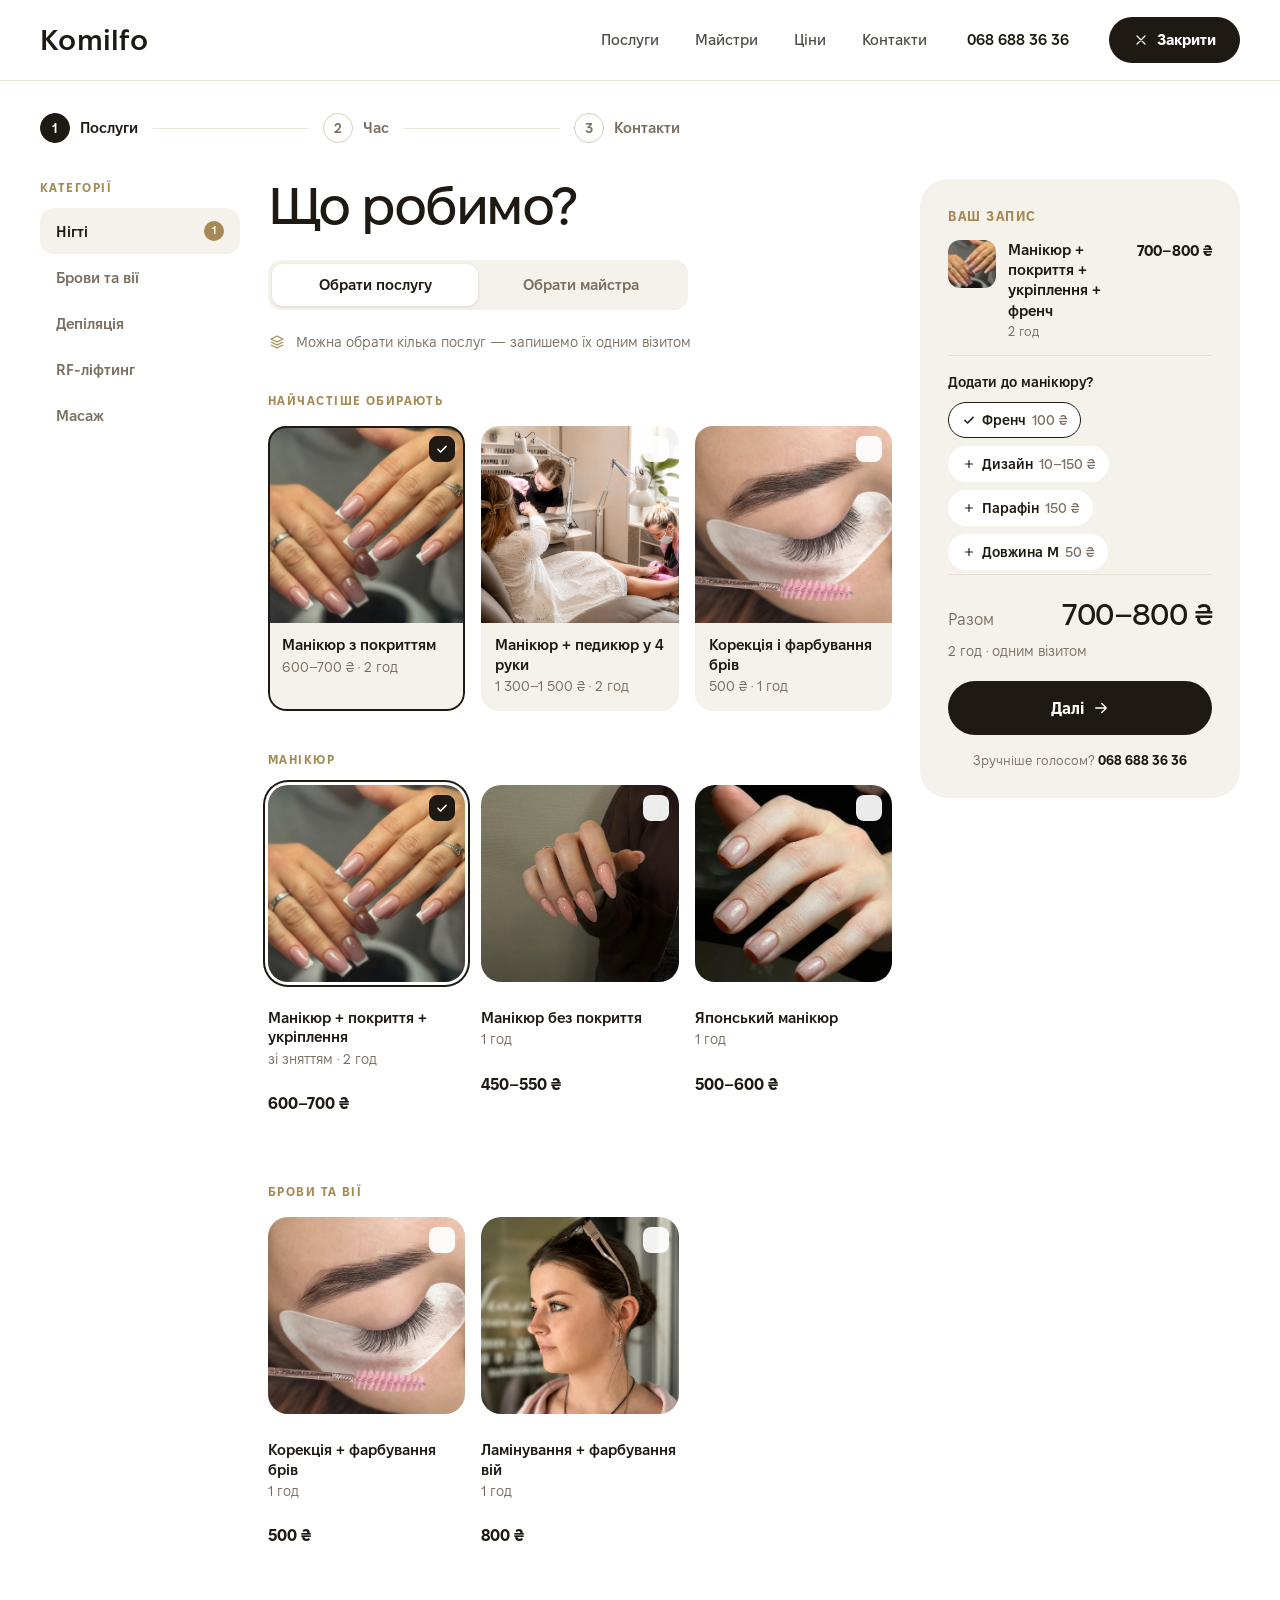
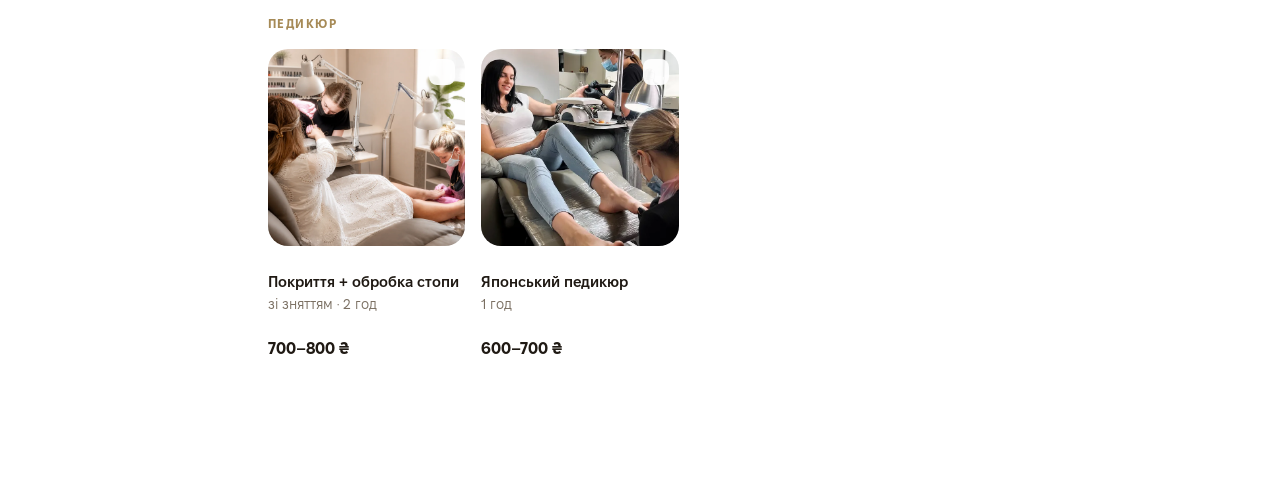
<file: zapis.html>
<!doctype html>
<html lang="uk">
<head>
<meta charset="utf-8">
<meta name="viewport" content="width=device-width, initial-scale=1, viewport-fit=cover">
<title>Komilfo — онлайн-запис (прототип)</title>
<meta name="description" content="Оберіть послугу, майстра і вільний час — без дзвінків, 24/7.">
<meta property="og:type" content="website">
<meta property="og:site_name" content="Komilfo">
<meta property="og:title" content="Komilfo — онлайн-запис (прототип)">
<meta property="og:description" content="Оберіть послугу, майстра і вільний час — без дзвінків, 24/7.">
<meta property="og:image" content="https://qwxdt.github.io/komilfo-preview/a/og.jpg">
<meta property="og:image:width" content="1200">
<meta property="og:image:height" content="630">
<meta name="twitter:card" content="summary_large_image">
<link rel="icon" href="a/favicon.svg" type="image/svg+xml">
<style>
@font-face{font-family:Fixel;src:url(a/f/FixelText-Regular.woff2) format("woff2");font-weight:400;font-display:block}
@font-face{font-family:Fixel;src:url(a/f/FixelText-Medium.woff2) format("woff2");font-weight:500;font-display:block}
@font-face{font-family:Fixel;src:url(a/f/FixelText-SemiBold.woff2) format("woff2");font-weight:600;font-display:block}
@font-face{font-family:Fixel;src:url(a/f/FixelText-Bold.woff2) format("woff2");font-weight:700;font-display:block}
@font-face{font-family:FixelD;src:url(a/f/FixelDisplay-Medium.woff2) format("woff2");font-weight:500;font-display:block}
@font-face{font-family:FixelD;src:url(a/f/FixelDisplay-SemiBold.woff2) format("woff2");font-weight:600;font-display:block}
:root{--bg:#fff;--soft:#F6F3EE;--soft2:#EAE3D8;--fg:#1F1913;--mute:#7A6F62;--line:#ECE6DC;--gold:#A68A56;--pad:20px}
*{box-sizing:border-box;margin:0;padding:0;-webkit-tap-highlight-color:transparent}
body{background:var(--bg);color:var(--fg);font:400 16px/1.45 Fixel,system-ui,sans-serif;-webkit-font-smoothing:antialiased}
a{color:inherit;text-decoration:none}
button{all:unset;box-sizing:border-box;cursor:pointer}
img{display:block;max-width:100%}
svg{flex:0 0 auto}
h1{font-family:FixelD,Fixel,sans-serif;font-weight:500;font-size:34px;line-height:1.05;letter-spacing:-.035em}
.mute{color:var(--mute)}
/* top bar */
.bar{position:sticky;top:0;z-index:10;background:rgba(255,255,255,.95);backdrop-filter:blur(12px)}
.bar .row{display:flex;align-items:center;gap:12px;height:60px;padding:0 12px}
.ib{width:44px;height:44px;border-radius:50%;display:grid;place-items:center}
.ib svg{width:22px;height:22px}
.bar .t{flex:1;font-weight:600;font-size:15px;text-align:center}
.bar .t small{display:block;font-weight:500;font-size:12px;color:var(--mute)}
.bar .logo{display:none}
.prog{display:grid;grid-template-columns:repeat(4,1fr);gap:4px;padding:0 var(--pad) 10px}
.prog i{height:3px;border-radius:2px;background:var(--line)}
.prog i.on{background:var(--fg)}
.main{padding:18px 0 150px}
.hd{padding:0 var(--pad)}
.hd p{margin-top:8px;color:var(--mute);font-size:15px}
/* switch */
.sw{margin:20px var(--pad) 0;background:var(--soft);border-radius:14px;padding:4px;display:grid;grid-template-columns:1fr 1fr}
.sw a{height:42px;border-radius:11px;display:grid;place-items:center;font-weight:600;font-size:15px;color:var(--mute)}
.sw a.on{background:#fff;color:var(--fg);box-shadow:0 1px 3px rgba(31,25,19,.12)}
.lbl{padding:24px var(--pad) 4px;font-size:12px;letter-spacing:.12em;text-transform:uppercase;color:var(--gold);font-weight:700}
/* chips */
.chips{display:flex;gap:8px;overflow-x:auto;padding:16px var(--pad) 4px;scrollbar-width:none}
.chips::-webkit-scrollbar{display:none}
.chip{flex:0 0 auto;height:38px;padding:0 15px;border-radius:999px;border:1px solid var(--line);display:flex;align-items:center;gap:6px;font-size:14px;font-weight:600;color:var(--mute)}
.chip.on{background:var(--fg);border-color:var(--fg);color:#fff}
.chip em{font-style:normal;min-width:18px;height:18px;border-radius:9px;background:var(--gold);color:#fff;font-size:11px;display:grid;place-items:center;padding:0 5px}
/* service rows */
.svc{display:flex;align-items:center;gap:14px;padding:14px var(--pad);border-bottom:1px solid var(--line);width:100%}
.svc .n{flex:1;min-width:0}
.svc .n b{display:block;font-weight:600;font-size:16px;line-height:1.3}
.svc .n span{font-size:14px;color:var(--mute)}
.svc .p{font-weight:700;font-size:15px;white-space:nowrap}
.ck{width:26px;height:26px;border-radius:8px;border:1.5px solid #D5CCBE;flex:0 0 auto;display:grid;place-items:center}
.ck svg{width:14px;height:14px;color:#fff;opacity:0}
.svc.on{background:var(--soft)}
.svc.on .ck,.fc.on .ck{background:var(--fg);border-color:var(--fg)}
.svc.on .ck svg,.fc.on .ck svg{opacity:1}
.multi{margin:14px var(--pad) 0;display:flex;align-items:center;gap:10px;font-size:14px;color:var(--mute)}
.multi svg{width:18px;height:18px;color:var(--gold)}
.feat{display:flex;gap:12px;overflow-x:auto;padding:16px var(--pad) 6px;scrollbar-width:none}
.feat::-webkit-scrollbar{display:none}
.fc{flex:0 0 auto;width:calc((100vw - 2*var(--pad) - 12px)/2 - 14px);border-radius:18px;overflow:hidden;background:var(--soft);position:relative;display:block}
.fc{display:flex!important;flex-direction:column;justify-content:flex-start;padding:0;border:0;text-align:left;font:inherit;color:inherit;vertical-align:top}
.fc img{display:block;width:100%;height:auto;aspect-ratio:1/1;object-fit:cover;margin:0}
.fc .b{padding:12px 14px 14px;flex:1}
.fc b{display:block;font-size:15px;font-weight:600;line-height:1.3}
.fc span{font-size:14px;color:var(--mute)}
.fc .ck{position:absolute;top:10px;right:10px;background:rgba(255,255,255,.92);border-color:transparent}
.fc.on::after{content:'';position:absolute;inset:0;border:2px solid var(--fg);border-radius:inherit;pointer-events:none;z-index:2}
/* addons */
.adds{margin:0 var(--pad);border-radius:0 0 18px 18px;background:var(--soft);padding:4px 16px 16px;border-top:1px dashed var(--soft2)}
.adds h3{font-size:14px;font-weight:600;padding-top:10px}
.tags{display:flex;flex-wrap:wrap;gap:8px;margin-top:10px}
.tg{height:36px;padding:0 13px;border-radius:999px;background:#fff;display:flex;align-items:center;gap:6px;font-size:14px;font-weight:600;border:1px solid transparent}
.tg em{font-style:normal;color:var(--mute);font-weight:500}
.tg.on{border-color:var(--fg)}
.tg svg{width:14px;height:14px}
.svc.on.hasadd{border-bottom:0;margin:0 var(--pad);width:auto;padding:14px 16px;border-radius:18px 18px 0 0}
/* master grid (mode: master first) */
.mg{display:grid;grid-template-columns:1fr 1fr;gap:20px 12px;padding:16px var(--pad) 0}
.mc{display:block;text-align:left}
.mc .ph{aspect-ratio:4/5;border-radius:20px;overflow:hidden;background:var(--soft);position:relative}
.mc .ph img{width:100%;height:100%;object-fit:cover;object-position:50% 22%}
.mc .mono{position:absolute;inset:0;display:grid;place-items:center;font-family:FixelD,Fixel;font-size:40px;color:#B9AC98;font-weight:500}
.mc .free{position:absolute;left:8px;bottom:8px;background:rgba(255,255,255,.94);border-radius:999px;padding:5px 10px;font-size:12px;font-weight:600;display:flex;align-items:center;gap:6px}
.mc .free i{width:6px;height:6px;border-radius:50%;background:#3E8E63}
.mc b{display:block;font-size:16px;font-weight:600;margin-top:10px;line-height:1.25}
.mc span{display:block;font-size:13px;color:var(--mute);margin-top:2px}
.mc span em{font-style:normal;color:var(--gold);font-weight:600}
.mc.on .ph{box-shadow:0 0 0 3px #fff,0 0 0 5px var(--fg)}
/* chosen master header */
.mh{margin:18px var(--pad) 0;display:flex;align-items:center;gap:14px;padding:12px;border-radius:20px;background:var(--soft)}
.mh img{width:64px;height:64px;border-radius:50%;object-fit:cover;object-position:50% 20%}
.mh b{display:block;font-size:17px;font-weight:600}
.mh span{font-size:14px;color:var(--mute)}
.mh a{margin-left:auto;font-size:14px;font-weight:600;text-decoration:underline;text-underline-offset:3px;padding-right:6px}
/* time step: per-service plan */
.plan{margin:18px var(--pad) 0;border-radius:20px;border:1px solid var(--line);overflow:hidden}
.pi{padding:14px 16px;border-top:1px solid var(--line)}
.pi:first-child{border-top:0}
.pi .h{display:flex;justify-content:space-between;gap:10px;font-size:15px}
.pi .h b{font-weight:600}
.pi .h span{color:var(--mute);white-space:nowrap}
.solo .avs{margin:4px 0 0;padding:6px var(--pad) 2px}
.avs{display:flex;align-items:flex-start;gap:10px;overflow-x:auto;margin:8px -16px 0;padding:6px 16px 2px;scrollbar-width:none}
.avs::-webkit-scrollbar{display:none}
.av{flex:0 0 auto;width:80px;text-align:center}
.av .c{width:72px;height:72px;border-radius:50%;overflow:hidden;margin:3px auto 0;background:var(--soft);display:grid;place-items:center}
.av .c img{width:100%;height:100%;object-fit:cover;object-position:50% 20%}
.av .c svg{width:28px;height:28px;color:var(--gold)}
.av.on .c{box-shadow:0 0 0 2px #fff,0 0 0 4px var(--fg)}
.av b{display:block;font-size:13px;font-weight:600;margin-top:6px;line-height:1.2;white-space:nowrap}
/* dates & slots */
.month{display:flex;align-items:center;justify-content:space-between;padding:26px var(--pad) 0}
.month b{font-size:17px;font-weight:600}
.month span{font-size:14px;color:var(--mute)}
.dt{display:flex;gap:8px;overflow-x:auto;padding:14px var(--pad) 4px;scrollbar-width:none}
.dt::-webkit-scrollbar{display:none}
.d{flex:0 0 auto;width:56px;height:72px;border-radius:16px;border:1px solid var(--line);display:flex;flex-direction:column;align-items:center;justify-content:center;gap:2px}
.d span{font-size:12px;color:var(--mute);font-weight:600;text-transform:uppercase}
.d b{font-size:20px;font-weight:600;font-family:FixelD,Fixel}
.d i{width:4px;height:4px;border-radius:50%;background:var(--gold)}
.d.no{opacity:.35}.d.no i{background:transparent}
.d.on{background:var(--fg);border-color:var(--fg);color:#fff}
.d.on span{color:rgba(255,255,255,.7)}.d.on i{background:#fff}
.slots{padding:6px var(--pad) 0}
.slots h4{font-size:13px;color:var(--mute);font-weight:600;margin:16px 0 8px}
.sg{display:grid;grid-template-columns:repeat(4,1fr);gap:8px}
.s{height:46px;border-radius:12px;border:1px solid var(--line);display:grid;place-items:center;font-weight:600;font-size:15px}
.s.on{background:var(--fg);border-color:var(--fg);color:#fff}
.s.no{color:#C9C0B3;text-decoration:line-through;border-style:dashed}
.tl{margin:18px var(--pad) 0;padding:16px;border-radius:18px;background:var(--soft)}
.tl h5{font-size:13px;font-weight:600;color:var(--mute);margin-bottom:6px}
.tr{display:flex;gap:12px;align-items:center;padding:8px 0}
.tr .tm{width:108px;font-weight:700;font-size:15px;white-space:nowrap}
.tr img{width:32px;height:32px;border-radius:50%;object-fit:cover;object-position:50% 20%}
.tr .x{font-size:14px;line-height:1.3}
.tr .x span{color:var(--mute)}
/* confirm */
.visit{margin:20px var(--pad) 0;border-radius:24px;background:var(--soft);padding:22px 18px 18px}
.visit .vh{display:flex;justify-content:space-between;align-items:center;font-size:13px;font-weight:700;letter-spacing:.1em;text-transform:uppercase;color:var(--gold)}
.visit .vh a{font-size:14px;letter-spacing:0;text-transform:none;color:var(--fg);text-decoration:underline;text-underline-offset:3px}
.who{display:flex;flex-direction:column;align-items:center;text-align:center;margin-top:16px}
.who .ring{width:128px;height:128px;border-radius:50%;padding:4px;background:#fff;box-shadow:0 10px 30px -12px rgba(31,25,19,.35)}
.who .ring img{width:100%;height:100%;border-radius:50%;object-fit:cover;object-position:50% 20%}
.who .pair{display:flex}
.who .pair .ring{width:112px;height:112px}
.who .pair .ring+.ring{margin-left:-22px}
.who b{display:block;font-size:20px;font-weight:600;margin-top:14px;letter-spacing:-.01em}
.who span{font-size:14px;color:var(--mute)}
.when{margin-top:18px;padding-top:16px;border-top:1px solid var(--soft2);display:flex;justify-content:space-between;align-items:flex-end}
.when b{font-family:FixelD,Fixel;font-size:24px;font-weight:500;letter-spacing:-.02em;display:block;line-height:1.1}
.when span{font-size:14px;color:var(--mute)}
.when .pr{text-align:right}
.lines{margin-top:14px;display:grid;gap:8px}
.ln{display:flex;justify-content:space-between;gap:12px;font-size:15px}
.ln span{color:var(--mute)}
.ln b{font-weight:600;white-space:nowrap}
.addv{margin:12px var(--pad) 0;height:56px;border-radius:18px;border:1.5px dashed #D5CCBE;display:flex;align-items:center;justify-content:center;gap:8px;font-weight:600;font-size:15px}
.addv svg{width:18px;height:18px}
.total{margin:18px var(--pad) 0;display:flex;justify-content:space-between;align-items:baseline}
.total span{color:var(--mute)}
.total b{font-family:FixelD,Fixel;font-size:26px;font-weight:500;letter-spacing:-.02em}
.form{padding:24px var(--pad) 0;display:grid;gap:14px}
.f label{display:block;font-size:14px;font-weight:600;margin-bottom:6px}
.in{height:56px;border-radius:14px;border:1.5px solid var(--line);display:flex;align-items:center;padding:0 16px;font-size:17px;gap:10px;background:#fff}
.in.fo{border-color:var(--fg)}
.in .pre{font-weight:600}
.in .ph{color:#B5AB9D}
.in .v{font-weight:500}
.f small{display:block;margin-top:6px;font-size:13px;color:var(--mute)}
.more{margin:16px var(--pad) 0;font-size:15px;font-weight:600;color:var(--mute);display:flex;align-items:center;gap:6px}
.more svg{width:16px;height:16px}
.legal{padding:18px var(--pad) 0;font-size:12px;color:var(--mute)}
/* done */
.done{padding:24px var(--pad) 0;text-align:center}
.okc{width:84px;height:84px;border-radius:50%;background:var(--fg);display:grid;place-items:center;margin:0 auto}
.okc svg{width:40px;height:40px;color:#fff}
.done h1{margin-top:24px}
.done p{margin-top:10px;color:var(--mute)}
.ticket{margin:24px var(--pad) 0;border-radius:22px;background:var(--soft);padding:20px}
.ticket+.ticket{margin-top:12px}
.ticket .tt{display:flex;align-items:center;gap:14px}
.ticket .tt img{width:64px;height:64px;border-radius:50%;object-fit:cover;object-position:50% 20%}
.ticket .big{font-family:FixelD,Fixel;font-weight:500;font-size:22px;letter-spacing:-.02em;line-height:1.15}
.ticket .tt span{font-size:14px;color:var(--mute)}
.ticket .r{display:flex;justify-content:space-between;gap:12px;padding:10px 0;border-top:1px solid var(--soft2);font-size:15px}
.ticket .r:first-of-type{margin-top:14px}
.ticket .r span{color:var(--mute)}
.ticket .r b{font-weight:600;text-align:right}
.acts{display:grid;gap:10px;padding:22px var(--pad) 0}
.btn{height:54px;border-radius:999px;display:flex;align-items:center;justify-content:center;gap:8px;font-weight:700;font-size:16px}
.btn svg{width:18px;height:18px}
.btn.dk{background:var(--fg);color:#fff}
.btn.o{border:1.5px solid var(--fg)}
/* bottom dock */
.dock{position:fixed;left:0;right:0;bottom:0;z-index:20;background:#fff;border-top:1px solid var(--line);padding:12px var(--pad) calc(14px + env(safe-area-inset-bottom));display:flex;align-items:center;gap:14px}
.dock .i{flex:1;min-width:0}
.dock .i b{display:block;font-size:17px;font-weight:700}
.dock .i span{display:block;font-size:13px;color:var(--mute);white-space:nowrap;overflow:hidden;text-overflow:ellipsis}
.go{height:54px;padding:0 26px;border-radius:999px;background:var(--fg);color:#fff;display:flex;align-items:center;justify-content:center;gap:8px;font-weight:700;font-size:16px}
.go svg{width:18px;height:18px}
.go.dis{background:#D9D2C7;pointer-events:none}
.side{display:none}
.stp,.cats,.dnav,.dtel,.dgo,.dh,.mcal,.svc .sp,.dadds{display:none}
/* рівень майстрині під аватаркою (05.10: «не видно статус — топ, майстер») */
.av span{display:inline-block;margin-top:4px;padding:2px 8px;border-radius:999px;font-size:11px;font-weight:600;line-height:1.5;white-space:nowrap;background:var(--soft);color:var(--mute)}
.av span.top{background:var(--fg);color:#E9DCC0}
.av span.st{background:#EFE6D6;color:#7A6338}
.dgrid,.dl,.dr{display:contents}
/* ===== desktop ===== */
@media (min-width:1024px){
  :root{--pad:0px;--soft:#F5F1EB}
  body{background:#fff}
  h1{font-size:52px;line-height:1.02;letter-spacing:-.04em}
  .bar{background:rgba(255,255,255,.88);backdrop-filter:saturate(1.4) blur(18px);-webkit-backdrop-filter:saturate(1.4) blur(18px);border-bottom:1px solid var(--line)}
  .bar .row{height:80px;padding:0 max(40px,calc((100% - 1240px)/2));gap:40px}
  .bar .logo{display:block;font-family:FixelD,Fixel,sans-serif;font-weight:600;font-size:28px;letter-spacing:.01em;margin-right:auto;width:auto}
  .bar .t,.bar .sp,.prog{display:none}
  .dnav{display:flex;gap:36px;font-size:15px;font-weight:500}
  .dnav a{opacity:.78}.dnav a:hover{opacity:1}
  .dtel{display:block;font-weight:600;font-size:15px}
  .bar .ib{order:5;width:auto;height:46px;padding:0 24px;border-radius:999px;background:var(--fg);color:#fff;display:flex;gap:8px;font-size:15px;font-weight:700}
  .bar .ib svg{width:16px;height:16px}
  .bar .ib:after{content:attr(data-l)}
  .wrapd{width:calc(100% - 80px);max-width:1240px;margin:0 auto;padding:32px 0 96px;display:grid;grid-template-columns:200px minmax(0,1fr) 320px;column-gap:28px;align-items:start}
  .stp{display:flex;align-items:center;gap:14px;grid-column:1/-1;grid-row:1;margin-bottom:36px;max-width:640px}
  .stp .st{display:flex;align-items:center;gap:10px;font-size:15px;font-weight:600;color:var(--mute);white-space:nowrap}
  .stp .st i{width:30px;height:30px;border-radius:50%;border:1.5px solid #D5CCBE;display:grid;place-items:center;font-style:normal;font-size:14px}
  .stp .st i svg{width:14px;height:14px}
  .stp .st.on{color:var(--fg)}
  .stp .st.on i{background:var(--fg);border-color:var(--fg);color:#fff}
  .stp .st.dn{color:var(--fg)}
  .stp .st.dn i{border-color:var(--fg)}
  .stp .ln0{flex:1;height:1px;background:var(--line);min-width:20px}
  .cats{display:block;grid-column:1;grid-row:2;position:sticky;top:112px}
  .cats h3{font-size:12px;letter-spacing:.12em;text-transform:uppercase;color:var(--gold);font-weight:700;margin-bottom:12px}
  .cats a{display:flex;justify-content:space-between;align-items:center;height:46px;padding:0 16px;border-radius:14px;font-size:15px;font-weight:600;color:var(--mute)}
  .cats a:hover{background:#FAF8F4}
  .cats a.on{background:var(--soft);color:var(--fg)}
  .cats a em{font-style:normal;min-width:20px;height:20px;border-radius:10px;background:var(--gold);color:#fff;font-size:11px;display:grid;place-items:center;padding:0 6px}
  .main{grid-row:2;grid-column:1/3;padding:0;background:none;border-radius:0;display:grid;grid-template-columns:repeat(3,minmax(0,1fr));column-gap:16px;align-content:start}
  .main>*{grid-column:1/-1}
  .wrapd[data-v=s1] .cats{display:block}
  .wrapd[data-v=s1] .main{grid-column:2}
  .side{grid-column:3;grid-row:2;display:block;position:sticky;top:112px;background:var(--soft);border-radius:28px;padding:28px}
  .wrapd[data-v=contact] .main,.wrapd[data-v=done] .main{grid-column:1/-1}
  .wrapd[data-v=contact] .side{display:none!important}
  .dock{display:none!important}
  .side h3{font-size:13px;letter-spacing:.12em;text-transform:uppercase;color:var(--gold);font-weight:700}
  .side .si{display:flex;gap:12px;align-items:flex-start;padding:14px 0;border-bottom:1px solid #E6DFD3}
  .side .si img{width:48px;height:48px;border-radius:12px;object-fit:cover;object-position:50% 20%;flex:0 0 auto}
  .side .si img.rd{border-radius:50%}
  .side .si .x{flex:1;font-size:15px;line-height:1.35}
  .side .si .x b{font-weight:600;display:block}
  .side .si .x span{font-size:13px;color:var(--mute)}
  .side .si .pp{font-weight:700;font-size:15px;white-space:nowrap}
  .side .emp{padding:18px 0;color:var(--mute);font-size:15px}
  .side .dadds{display:block;padding:16px 0 4px;border-bottom:1px solid #E6DFD3}
  .side .dadds h4{font-size:14px;font-weight:600}
  .side .dadds .tags{margin-top:10px}
  .side .tot{display:flex;justify-content:space-between;align-items:baseline;padding:18px 0 4px}
  .side .tot span{color:var(--mute)}
  .side .tot b{font-family:FixelD,Fixel;font-size:30px;font-weight:500;letter-spacing:-.02em}
  .side .dur{font-size:14px;color:var(--mute)}
  .side .go{margin-top:20px;width:100%}
  .side .help{margin-top:16px;font-size:13px;color:var(--mute);text-align:center}
  .side .help b{color:var(--fg)}
  .go:hover{background:#000}
  .hd p{font-size:17px;max-width:560px}
  .sw{max-width:420px;margin:28px 0 0}
  .multi{margin:22px 0 0}
  .lbl{padding:40px 0 16px}
  .chips{display:none}
  .adds{display:none}
  .feat{overflow:visible;display:grid;grid-template-columns:repeat(3,minmax(0,1fr));gap:16px;padding:0}
  .fc{width:auto}
  .fc img{height:auto}
  .svc{display:flex;flex-direction:column;justify-content:flex-start;align-items:stretch;text-align:left;position:relative;grid-column:auto!important;width:auto;padding:0;margin:0 0 28px;border:0;border-radius:0;background:none}
  .svc .sp{display:block;width:100%;aspect-ratio:1/1;object-fit:cover;border-radius:20px;background:var(--soft)}
  .svc .n{margin-top:12px;flex:none}
  .svc .n b{font-size:15px;line-height:1.3}
  .svc .p{margin-top:8px;font-size:16px}
  .svc .ck{position:absolute;top:10px;right:10px;background:rgba(255,255,255,.92);border-color:transparent}
  .svc:hover{background:none}
  .svc.on,.svc.on:hover,.svc.on.hasadd{background:none;margin:0 0 28px;padding:0;width:auto;border-radius:0}
  .svc.on .sp{box-shadow:0 0 0 3px #fff,0 0 0 5px var(--fg)}
  .mh{margin:28px 0 0;max-width:520px}
  .mg{grid-template-columns:repeat(5,minmax(0,1fr));gap:32px 16px;padding:28px 0 0}
  .mc:hover .ph{box-shadow:0 0 0 3px #fff,0 0 0 5px var(--soft2)}
  .mc b{font-size:15px}
  /* time */
  .avs,.solo .avs{display:grid;grid-auto-flow:column;grid-auto-columns:minmax(0,1fr);gap:14px;overflow:visible;margin:0;padding:4px 0 6px}
  .av{width:auto;text-align:left;display:block}
  .av .c{width:100%;height:auto;aspect-ratio:4/5;border-radius:18px;margin:0!important;transform:none!important}
  .av .c svg{width:34px;height:34px}
  .av.on .c{box-shadow:0 0 0 3px #fff,0 0 0 5px var(--fg)}
  .av b{font-size:14px;margin-top:10px;white-space:normal}
  .av span{display:inline-block;font-size:12px;margin-top:6px}
  .plan{margin:28px 0 0}
  .pi{padding:20px 24px}
  .pi .avs{padding-top:14px}
  .dgrid{display:grid;grid-template-columns:minmax(0,1fr) 360px;gap:48px;margin-top:44px;align-items:start}
  .dl{display:block}.dr{display:block}
  .month{padding:0 0 18px}
  .month b{font-size:22px;font-family:FixelD,Fixel;font-weight:500;letter-spacing:-.02em}
  .dt{display:none}
  .mcal{display:grid;grid-template-columns:repeat(7,1fr);gap:6px;background:var(--soft);border-radius:24px;padding:20px}
  .mcal .wd{text-align:center;font-size:12px;font-weight:700;color:var(--mute);text-transform:uppercase;letter-spacing:.06em;padding:4px 0 8px}
  .cd{height:52px;border-radius:14px;display:flex;flex-direction:column;align-items:center;justify-content:center;gap:3px;font-weight:600;font-size:16px}
  .cd i{width:4px;height:4px;border-radius:50%;background:var(--gold)}
  .cd:hover{background:#fff}
  .cd.no{opacity:.35;pointer-events:none}.cd.no i{background:transparent}
  .cd.on{background:var(--fg);color:#fff}.cd.on i{background:#fff}
  .cd.e{pointer-events:none}
  .slots{padding:0}
  .dh{display:block;font-family:FixelD,Fixel;font-size:22px;font-weight:500;letter-spacing:-.02em;padding-bottom:2px}
  .slots h4{margin:22px 0 10px}
  .sg,.sg{max-width:none;grid-template-columns:repeat(3,1fr);gap:10px}
  .s{height:48px;border-radius:999px}
  .s:not(.no):not(.on):hover{border-color:var(--fg)}
  .tl{margin:36px 0 0;padding:22px 26px;max-width:640px}
  /* contact */
  .wrapd[data-v=contact] .hd{max-width:none}
  .confirm{display:grid;grid-template-columns:minmax(0,1fr) 500px;gap:72px;align-items:start;margin-top:40px}
  .confirm>div:first-child{order:2}
  .confirm>div:last-child{order:1}
  .confirm .form{padding:0;gap:22px}
  .confirm .in{height:60px;border-radius:16px}
  .confirm .dgo{display:flex;margin-top:28px;width:100%}
  .confirm .more{margin:22px 0 0}
  .confirm .legal{padding:16px 0 0;max-width:420px}
  .visit{margin:0;padding:16px 16px 22px;border-radius:28px}
  .visit .vh{padding:6px 8px 0}
  .who{margin-top:12px;align-items:stretch;text-align:left}
  .who .ring{width:100%;height:auto;aspect-ratio:4/3.4;border-radius:22px;padding:0;box-shadow:none}
  .who .ring img{border-radius:22px;object-position:50% 18%}
  .who .pair{gap:10px}
  .who .pair .ring,.who .pair .ring+.ring{width:auto;flex:1;margin-left:0;aspect-ratio:3/4}
  .who b{margin-top:16px;padding:0 8px;font-size:22px}
  .who span{padding:0 8px}
  .lines{margin:16px 8px 0}
  .when{margin:18px 8px 0}
  .when b{font-size:22px;white-space:nowrap}
  .addv{margin:14px 0 0;max-width:none}
  .confirm .when{align-items:flex-end}
  /* done */
  .wrapd[data-v=done] .main{display:block;width:100%;max-width:640px;margin:0 auto;background:var(--soft);border-radius:32px;padding:48px 48px 44px}
  .done{padding:0}
  .ticket{background:#fff;margin:32px 0 0;max-width:none}
  .acts{grid-template-columns:1fr 1fr;padding:24px 0 0}
  .wrapd[data-v=done]{grid-template-columns:minmax(0,1fr)}
  .wrapd[data-v=done] .stp{margin-left:auto;margin-right:auto;width:100%;max-width:640px}
  .wrapd[data-v=done] .main{grid-row:2}
}
</style>
</head>
<body>
<svg width="0" height="0" style="position:absolute">
 <symbol id="x" viewBox="0 0 24 24" fill="none" stroke="currentColor" stroke-width="1.8" stroke-linecap="round"><path d="M6 6l12 12M18 6L6 18"/></symbol>
 <symbol id="back" viewBox="0 0 24 24" fill="none" stroke="currentColor" stroke-width="1.8" stroke-linecap="round" stroke-linejoin="round"><path d="M15 6l-6 6 6 6"/></symbol>
 <symbol id="arr" viewBox="0 0 24 24" fill="none" stroke="currentColor" stroke-width="1.8" stroke-linecap="round" stroke-linejoin="round"><path d="M5 12h14M13 6l6 6-6 6"/></symbol>
 <symbol id="ok" viewBox="0 0 24 24" fill="none" stroke="currentColor" stroke-width="2.6" stroke-linecap="round" stroke-linejoin="round"><path d="M5 12.5l4.5 4.5L19 7.5"/></symbol>
 <symbol id="plus" viewBox="0 0 24 24" fill="none" stroke="currentColor" stroke-width="2" stroke-linecap="round"><path d="M12 6v12M6 12h12"/></symbol>
 <symbol id="spark" viewBox="0 0 24 24" fill="none" stroke="currentColor" stroke-width="1.6" stroke-linejoin="round"><path d="M12 3l1.8 5.2L19 10l-5.2 1.8L12 17l-1.8-5.2L5 10l5.2-1.8z"/></symbol>
 <symbol id="stack" viewBox="0 0 24 24" fill="none" stroke="currentColor" stroke-width="1.7" stroke-linejoin="round"><path d="M12 4l8 4-8 4-8-4z"/><path d="M4 12l8 4 8-4M4 16l8 4 8-4"/></symbol>
 <symbol id="cal" viewBox="0 0 24 24" fill="none" stroke="currentColor" stroke-width="1.7" stroke-linecap="round"><rect x="4" y="5" width="16" height="15" rx="3"/><path d="M8 3v4M16 3v4M4 10h16"/></symbol>
 <symbol id="pin" viewBox="0 0 24 24" fill="none" stroke="currentColor" stroke-width="1.7" stroke-linejoin="round"><path d="M12 21s7-6.2 7-11.5A7 7 0 0 0 5 9.5C5 14.8 12 21 12 21z"/><circle cx="12" cy="9.5" r="2.5"/></symbol>
 <symbol id="ph" viewBox="0 0 24 24" fill="none" stroke="currentColor" stroke-width="1.7" stroke-linejoin="round"><path d="M5 4h4l2 5-2.5 1.5a11 11 0 0 0 5 5L15 13l5 2v4a2 2 0 0 1-2 2A16 16 0 0 1 3 6a2 2 0 0 1 2-2"/></symbol>
</svg>

<header class="bar">
  <div class="row">
    <a class="logo" href="index.html">Komilfo</a>
    <nav class="dnav"><a href="poslugy.html">Послуги</a><a href="majstry.html">Майстри</a><a href="poslugy.html">Ціни</a><a href="index.html#contacts">Контакти</a></nav>
    <a class="dtel" href="tel:+380686883636">068 688 36 36</a>
    <a class="ib" id="bk" href="index.html" aria-label="Назад" data-l="Назад"><svg><use href="#x"/></svg></a>
    <div class="t" id="bt"></div>
    <div class="sp"><span class="ib" style="visibility:hidden"></span></div>
  </div>
  <div class="prog" id="pg"></div>
</header>
<div class="wrapd" id="wd">
  <div class="stp" id="stp"></div>
  <aside class="cats" id="cats"></aside>
  <main class="main" id="main"></main>
  <aside class="side" id="side"></aside>
</div>
<div class="dock" id="dock"></div>

<script>
const M={
 vs:{n:'Вікторія Святенко',s:'Вікторія',l:'Топ-майстриня',r:'Нігті',img:'viktoriia-sviatenko',free:'сьогодні о 17:00',cat:'nails'},
 kk:{n:'Катя Костенюк',s:'Катя К.',l:'Топ-майстриня',r:'Нігті',img:'kateryna-kosteniuk',free:'завтра о 10:00',cat:'nails'},
 dm:{n:'Дарія Мартинюк',s:'Дарія',l:'Топ-майстриня',r:'Нігті',img:'dariia-martyniuk',free:'завтра о 12:30',cat:'nails'},
 vb:{n:'Віка Бабенко',s:'Віка Б.',l:'Старша майстриня',r:'Нігті',img:'viktoriia-babenko',free:'вт, 6 жовт',cat:'nails'},
 kh:{n:'Катя Гоєнко',s:'Катя Г.',l:'Старша майстриня',r:'Нігті',img:'kateryna-hoienko',free:'завтра о 15:00',cat:'nails'},
 mk:{n:'Марічка Колос',s:'Марічка',l:'Майстриня',r:'Нігті',img:'mariia-kolos',free:'сьогодні о 18:00',cat:'nails'},
 nb:{n:'Наталі Борщина',s:'Наталі',l:'Бровістка',r:'Брови · вії · ваксинг',img:'nataliia-borshchyna',free:'завтра о 16:00',cat:'brows'},
 lp:{n:'Любов Петрівна',s:'Любов',l:'Масаж',r:'Масаж · RF · шугаринг',img:'liubov-petrivna',free:'ср, 7 жовт',cat:'body'},
 ap:{n:'Анастасія Пащенко',s:'Анастасія',l:'Майстриня',r:'Нігті',img:'',mono:'АП',free:'сьогодні о 17:00',cat:'nails'},
 vsh:{n:'Вікторія Шевчук',s:'Вікторія Ш.',l:'Лешмейкерка',r:'Нарощення вій',img:'',mono:'ВШ',free:'пт, 9 жовт',cat:'brows'},
};
const S={
 m1:{n:'Манікюр + покриття + укріплення',d:'зі зняттям',t:120,p:[600,700],c:'nails',add:1,sh:'Манікюр + френч'},
 m2:{n:'Манікюр без покриття',d:'',t:60,p:[450,550],c:'nails'},
 m3:{n:'Японський манікюр',d:'',t:60,p:[500,600],c:'nails'},
 m4:{n:'Покриття гель-лаком',d:'без манікюру',t:60,p:[400,550],c:'nails'},
 p1:{n:'Покриття + обробка стопи',d:'зі зняттям',t:120,p:[700,800],c:'nails',g:'Педикюр',sh:'Педикюр'},
 p2:{n:'Японський педикюр',d:'',t:60,p:[600,700],c:'nails',g:'Педикюр'},
 b1:{n:'Корекція + фарбування брів',d:'',t:60,p:[500,500],c:'brows',sh:'Брови'},
 b2:{n:'Довготривала укладка брів',d:'',t:60,p:[600,600],c:'brows'},
 b3:{n:'Ламінування + фарбування вій',d:'',t:60,p:[800,800],c:'brows'},
 b4:{n:'Нарощення вій',d:'класика / 2D–4D',t:120,p:[750,1100],c:'brows'},
};
const SP={m1:['a/gallery/g1.webp','50% 45%'],m2:['a/gallery/g4.webp','50% 50%'],m3:['a/gallery/g7.webp','50% 50%'],m4:['a/gallery/g2.webp','50% 50%'],p1:['a/services/manikyur-pedykyur-4-ruky.webp',''],p2:['a/gallery/g8.webp','50% 50%'],b1:['a/services/korektsiia-briv.webp',''],b2:['a/services/korektsiia-briv.webp','50% 30%'],b3:['a/services/naroshchuvannia-vii.webp',''],b4:['a/services/naroshchuvannia-vii.webp','']};
const spi=k=>SP[k]?`<img class="sp" src="${SP[k][0]}" alt="" ${SP[k][1]?`style="object-position:${SP[k][1]}"`:''}>`:'';
const FEAT=[['m1','Манікюр з покриттям','600–700 ₴ · 2 год','a/gallery/g1.webp','50% 45%'],
            ['fx','Манікюр + педикюр у 4 руки','1 300–1 500 ₴ · 2 год','a/services/manikyur-pedykyur-4-ruky.webp',''],
            ['b1','Корекція і фарбування брів','500 ₴ · 1 год','a/services/korektsiia-briv.webp','']];
const q=new URLSearchParams(location.search);
const mode=q.get('mode')||'svc', step=+(q.get('step')||1), multi=q.get('multi')==='1';
const sel = mode==='mst' ? (step>=3?['m1','p1']:step==2?['m1','p1']:[]) : (multi?['m1','b1']:['m1']);
const master = mode==='mst' ? 'vs' : null;
const who = mode==='mst' ? {m1:'vs',p1:'vs'} : {m1:'vs',b1:'nb'};
const ADD = ['Френч'];
const ic=(i)=>`<svg><use href="#${i}"/></svg>`;
const img=(k)=>M[k].img?`<img src="a/masters/${M[k].img}.webp" alt="">`:'';
const money=([a,b])=>(a===b?fmt(a):fmt(a)+'–'+fmt(b))+' ₴';
const fmt=n=>n>=1000?String(n).replace(/\B(?=(\d{3})+$)/g,' '):String(n);
const sum=()=>{let a=0,b=0;sel.forEach(k=>{a+=S[k].p[0];b+=S[k].p[1]});if(sel.includes('m1')&&ADD.length){a+=100;b+=100}return[a,b]};
const dur=()=>{const t=sel.reduce((x,k)=>x+S[k].t,0);const h=Math.floor(t/60),m=t%60;return (h?h+' год':'')+(m?' '+m+' хв':'')};
const STEPS = mode==='mst' ? ['майстер','послуги','час','контакти'] : ['послуги','час','контакти'];
const N=STEPS.length, last=N+1;
const url=(o)=>'zapis.html?'+new URLSearchParams({mode,step,...o}).toString();

function svcRow(k){
  const s=S[k], on=sel.includes(k), hasAdd=on&&s.add;
  let h=`<button class="svc${on?' on':''}${hasAdd?' hasadd':''}">${spi(k)}<div class="n"><b>${s.n}</b><span>${[s.d,s.t>=60?(s.t/60)+' год':s.t+' хв'].filter(Boolean).join(' · ')}</span></div><div class="p">${money(s.p)}</div><i class="ck">${ic('ok')}</i></button>`;
  if(hasAdd) h+=`<div class="adds"><h3>Додати до манікюру?</h3><div class="tags">
   <button class="tg on">${ic('ok')}Френч <em>100 ₴</em></button><button class="tg">${ic('plus')}Дизайн <em>10–150 ₴</em></button>
   <button class="tg">${ic('plus')}Парафін <em>150 ₴</em></button><button class="tg">${ic('plus')}Довжина M <em>50 ₴</em></button></div></div>`;
  return h;
}
function sw(){return `<div class="sw"><a href="zapis.html?mode=svc" class="${mode==='svc'?'on':''}">Обрати послугу</a><a href="zapis.html?mode=mst" class="${mode==='mst'?'on':''}">Обрати майстра</a></div>`}
function services(list,withFeat){
  let h='';
  if(withFeat){h+=`<div class="lbl">Найчастіше обирають</div><div class="feat">`+FEAT.map(([k,n,p,src,pos])=>`<button class="fc${sel.includes(k)?' on':''}"><img src="${src}" alt="" ${pos?`style="object-position:${pos}"`:''}><div class="b"><b>${n}</b><span>${p}</span></div><i class="ck">${ic('ok')}</i></button>`).join('')+`</div>`;}
  const cats=withFeat?[['Нігті','nails',1],['Брови та вії','brows',1],['Депіляція','x',0],['RF-ліфтинг','x',0],['Масаж','x',0]]:null;
  if(cats) h+=`<div class="chips">`+cats.map(([n,c],i)=>{const cnt=sel.filter(k=>S[k].c===c).length;return `<span class="chip${i===0?' on':''}">${n}${cnt?`<em>${cnt}</em>`:''}</span>`}).join('')+`</div>`;
  let g=null;
  list.forEach(k=>{const gg=S[k].g||(S[k].c==='brows'?'Брови та вії':'Манікюр'); if(gg!==g){h+=`<div class="lbl" id="g-${gg}">${gg}</div>`;g=gg} h+=svcRow(k)});
  return h;
}
function masterCard(k,on){const m=M[k];return `<a class="mc${on?' on':''}" href="${url({step:2,m:k})}"><div class="ph">${m.img?img(k):`<div class="mono">${m.mono}</div>`}<div class="free"><i></i>${m.free}</div></div><b>${m.n}</b><span><em>${m.l}</em> · ${m.r}</span></a>`}
const lvS=k=>({'Топ-майстриня':'Топ','Старша майстриня':'Старша','Майстриня':'Майстриня'})[M[k].l]||M[k].l;
const lvC=k=>M[k].l.startsWith('Топ')?'top':M[k].l.startsWith('Старш')?'st':'';
function avatars(cat,on){
  const ks=Object.keys(M).filter(k=>M[k].cat===cat&&M[k].img);
  return `<div class="avs"><button class="av"><div class="c">${ic('spark')}</div><b>Будь-хто</b></button>`+ks.map(k=>`<button class="av${k===on?' on':''}"><div class="c">${img(k)}</div><b>${M[k].s}</b><span class="${lvC(k)}">${lvS(k)}</span></button>`).join('')+`</div>`;
}
function dates(){
  const D=[['нд',4,0],['пн',5,1],['вт',6,1],['ср',7,1],['чт',8,0],['пт',9,1],['сб',10,1],['нд',11,1],['пн',12,1],['вт',13,1]];
  const free={};D.forEach(([a,b,f])=>free[b]=f);let cal='';['пн','вт','ср','чт','пт','сб','нд'].forEach(w=>cal+=`<span class="wd">${w}</span>`);
  for(let i=0;i<3;i++)cal+='<span class="cd e"></span>';
  for(let d=1;d<=31;d++){const no=d<5||(free[d]===0);cal+=`<button class="cd${no?' no':''}${d===5?' on':''}"><span>${d}</span><i></i></button>`}
  return `<div class="dgrid"><div class="dl"><div class="month"><b>Жовтень</b><span>найближче вільне — завтра</span></div><div class="mcal">${cal}</div><div class="dt">`+D.map(([a,b,f])=>`<button class="d${!f?' no':''}${b===5?' on':''}"><span>${a}</span><b>${b}</b><i></i></button>`).join('')+`</div></div>
  <div class="dr"><div class="dh">Пн, 5 жовтня</div><div class="slots"><h4>Ранок</h4><div class="sg"><button class="s no">9:00</button><button class="s">10:00</button><button class="s">10:30</button><button class="s no">11:00</button></div>
  <h4>День</h4><div class="sg"><button class="s">12:30</button><button class="s on">14:00</button><button class="s">15:00</button><button class="s no">16:00</button></div>
  <h4>Вечір</h4><div class="sg"><button class="s">17:00</button><button class="s">18:00</button></div></div></div></div>`;
}
function timeline(){
  let t=14*60;const rows=sel.map(k=>{const a=t;t+=S[k].t;const f=x=>Math.floor(x/60)+':'+String(x%60).padStart(2,'0');return `<div class="tr"><div class="tm">${f(a)}–${f(t)}</div>${img(who[k])}<div class="x">${S[k].n}<br><span>${M[who[k]].n}</span></div></div>`}).join('');
  if(sel.length===1) return '';
  return `<div class="tl"><h5>Ваш візит, пн 5 жовтня</h5>${rows}</div>`;
}
function render(){
  const main=document.getElementById('main');
  const sub = step<=N?`Крок ${step} з ${N} · ${STEPS[step-1]}`:'Готово';
  document.getElementById('bt').innerHTML=`Онлайн-запис<small>${sub}</small>`;
  const bk=document.getElementById('bk'); bk.innerHTML=ic(step===1?'x':'back'); bk.dataset.l=step===1?'Закрити':'Назад';
  document.getElementById('pg').innerHTML=step<=N?STEPS.map((_,i)=>`<i class="${i<step?'on':''}"></i>`).join(''):'';
  document.getElementById('pg').style.gridTemplateColumns=`repeat(${N},1fr)`;
  let h='', next='Далі', dockInfo=[money(sum()), sel.map(k=>S[k].n.split(' +')[0]).join(' + ')];
  const isTime = (mode==='svc'&&step===2)||(mode==='mst'&&step===3);
  const isContact=(mode==='svc'&&step===3)||(mode==='mst'&&step===4);
  if(mode==='svc'&&step===1){
    h=`<div class="hd"><h1>Що робимо?</h1></div>${sw()}
    <div class="multi">${ic('stack')}Можна обрати кілька послуг — запишемо їх одним візитом</div>
    ${services(['m1','m2','m3','b1','b3','p1','p2'],true)}`;
    dockInfo[1]=sel.length>1?sel.length+' послуги · '+dur():S[sel[0]].n+' + френч';
  } else if(mode==='mst'&&step===1){
    h=`<div class="hd"><h1>До кого записуємось?</h1><p>Оберіть майстриню — покажемо тільки її послуги та вільні години.</p></div>${sw()}
    <div class="chips"><span class="chip on">Усі</span><span class="chip">Нігті</span><span class="chip">Брови та вії</span><span class="chip">Масаж і тіло</span></div>
    <div class="mg">${['vs','kk','dm','kh','vb','mk','nb','lp','ap','vsh'].map(k=>masterCard(k,false)).join('')}</div>`;
    dockInfo=['Майстриню не обрано','Натисніть на фото'];
  } else if(mode==='mst'&&step===2){
    const m=M[master];
    h=`<div class="hd"><h1>Що зробить ${m.s}?</h1><p>Можна кілька послуг — усе одним візитом.</p></div>
    <div class="mh">${img(master)}<div><b>${m.n}</b><span>${m.l}</span></div><a href="${url({step:1})}">Змінити</a></div>
    ${services(['m1','m2','m3','m4','p1','p2'],false)}`;
    dockInfo[1]=sel.length+' послуги · '+dur();
  } else if(isTime){
    h=`<div class="hd"><h1>Коли вам зручно?</h1><p>${sel.length>1?sel.length+' послуги · '+dur()+' · одним візитом':S[sel[0]].n+' + френч · '+dur()}</p></div>`;
    if(mode==='svc'&&sel.length===1) h+=`<div class="lbl">Майстриня</div><div class="solo">`+avatars(S[sel[0]].c,who[sel[0]])+`</div>`;
    else if(mode==='svc') h+=`<div class="plan">`+sel.map(k=>`<div class="pi"><div class="h"><b>${S[k].n}${k==='m1'?' + френч':''}</b><span>${S[k].t/60} год</span></div>${avatars(S[k].c,who[k])}</div>`).join('')+`</div>`;
    else h+=`<div class="mh">${img(master)}<div><b>${M[master].n}</b><span>вільні години саме цієї майстрині</span></div></div>`;
    h+=dates()+timeline();
    dockInfo[1]=sel.length===1?'Пн, 5 жовт · 14:00 · '+M[who[sel[0]]].s:'Пн, 5 жовт · 14:00–'+(mode==='svc'?'17:00':'18:00');
  } else if(isContact){
    const pair=[...new Set(sel.map(k=>who[k]))];
    h=`<div class="hd"><h1>Майже готово</h1><p>Залиште номер — адміністратор зателефонує за&nbsp;день до візиту, щоб підтвердити.</p></div>
    <div class="confirm"><div>
    <div class="visit"><div class="vh">Візит 1<a href="#">Змінити</a></div>
      <div class="who">${pair.length>1?`<div class="pair">${pair.map(k=>`<div class="ring">${img(k)}</div>`).join('')}</div><b>${pair.map(k=>M[k].s).join(' і ')}</b><span>${pair.map(k=>M[k].l.toLowerCase()).join(' · ')}</span>`:`<div class="ring">${img(pair[0])}</div><b>${M[pair[0]].n}</b><span>${M[pair[0]].l}</span>`}</div>
      <div class="lines">${sel.map(k=>`<div class="ln"><span>${S[k].n}${k==='m1'?' + френч':''}</span><b>${money(k==='m1'?[S[k].p[0]+100,S[k].p[1]+100]:S[k].p)}</b></div>`).join('')}</div>
      <div class="when"><div><b>Пн, 5 жовтня</b><span>14:00–${sel.length===1?'16:00':mode==='svc'?'17:00':'18:00'} · ${dur()}</span></div><div class="pr"><b>${money(sum())}</b><span>оплата в салоні</span></div></div>
    </div>
    <a class="addv" href="#">${ic('plus')}Додати ще один запис</a>
    </div><div>
    <div class="form"><div class="f"><label>Ім’я</label><div class="in"><span class="v">Олена</span></div></div>
    <div class="f"><label>Телефон</label><div class="in fo"><span class="pre">+380</span><span class="ph">67 123 45 67</span></div><small>Подзвонимо лише раз — за день до візиту</small></div></div>
    <a class="go dgo" href="${url({step:step+1})}">Записатися ${ic('arr')}</a>
    <a class="more" href="#">${ic('plus')}Коментар або Instagram</a>
    <p class="legal">Натискаючи «Записатися», ви погоджуєтесь з політикою конфіденційності.</p></div></div>`;
    next='Записатися'; dockInfo[1]='Пн, 5 жовт · 14:00 · '+dur();
  } else {
    const pair=[...new Set(sel.map(k=>who[k]))];
    h=`<div class="done"><div class="okc">${ic('ok')}</div><h1>Ви записані!</h1><p>Адміністратор зателефонує за&nbsp;день до візиту, щоб підтвердити.</p></div>
    <div class="ticket"><div class="tt">${img(pair[0])}<div><div class="big">Пн, 5 жовтня, 14:00</div><span>${pair.map(k=>M[k].n).join(', ')}</span></div></div>
    ${sel.map(k=>`<div class="r"><span>${S[k].sh||S[k].n}</span><b>${M[who[k]].s}</b></div>`).join('')}
    <div class="r"><span>Разом</span><b>${money(sum())}</b></div><div class="r"><span>Адреса</span><b>Велика Фонтанна, 19/40</b></div></div>
    <div class="acts"><a class="btn dk" href="#">${ic('cal')}Додати в календар</a><a class="btn o" href="https://www.google.com/maps/search/?api=1&amp;query=%D0%9A%D0%BE%D0%BC%D1%96%D0%BB%D1%8C%D1%84%D0%BE+%D0%B2%D1%83%D0%BB.+%D0%92%D0%B5%D0%BB%D0%B8%D0%BA%D0%B0+%D0%A4%D0%BE%D0%BD%D1%82%D0%B0%D0%BD%D0%BD%D0%B0+19%2F40+%D0%A3%D0%BC%D0%B0%D0%BD%D1%8C" target="_blank" rel="noopener">${ic('pin')}Маршрут до салону</a></div>`;
  }
  main.innerHTML=h;
  const nx=url({step:step+1});
  const dock=document.getElementById('dock');
  dock.style.display=step>N?'none':'';
  const dis=(mode==='mst'&&step===1)?' dis':'';
  dock.innerHTML=`<div class="i"><b>${dockInfo[0]}</b><span>${dockInfo[1]}</span></div><a class="go${dis}" href="${nx}">${next} ${ic('arr')}</a>`;
  // desktop-only chrome
  const wd=document.getElementById('wd');
  wd.dataset.v=step>N?'done':isContact?'contact':(mode==='svc'&&step===1)?'s1':(mode==='mst'&&step===1)?'m1':isTime?'time':'sv2';
  document.getElementById('stp').innerHTML=STEPS.map((t,i)=>{const c=step>N||i+1<step?'dn':i+1===step?'on':'';return `<div class="st ${c}"><i>${c==='dn'?ic('ok'):i+1}</i>${t[0].toUpperCase()+t.slice(1)}</div>`}).join('<span class="ln0"></span>');
  const cats=document.getElementById('cats');
  if(mode==='svc'&&step===1){const cl=[['Нігті','nails','Манікюр'],['Брови та вії','brows','Брови та вії'],['Депіляція','x',''],['RF-ліфтинг','x',''],['Масаж','x','']];
    cats.innerHTML='<h3>Категорії</h3>'+cl.map(([n,c,g],i)=>{const cnt=sel.filter(k=>S[k].c===c).length;return `<a href="${g?'#g-'+g:'#'}" class="${i===0?'on':''}">${n}${cnt?`<em>${cnt}</em>`:''}</a>`}).join('')}
  else cats.innerHTML='';
  // desktop side summary
  const side=document.getElementById('side');
  side.style.display=step>N?'none':'';
  const items = (mode==='mst'&&step===1)?'<div class="emp">Оберіть майстриню, щоб побачити її послуги.</div>':
     sel.map(k=>`<div class="si">${(mode==='svc'&&step===1)?spi(k).replace('class="sp"',''):img(who[k]).replace('<img','<img class="rd"')}<div class="x"><b>${S[k].n}${k==='m1'?' + френч':''}</b><span>${(mode==='svc'&&step===1)?S[k].t/60+' год':M[who[k]].n}</span></div><div class="pp">${money(k==='m1'?[S[k].p[0]+100,S[k].p[1]+100]:S[k].p)}</div></div>`).join('');
  const whenTxt = step>=(mode==='mst'?3:2) ? '<div class="dur">Пн, 5 жовтня · 14:00 · '+dur()+'</div>' : '<div class="dur">'+(sel.length?dur()+' · одним візитом':'')+'</div>';
  const dadds=(mode==='svc'&&step===1&&sel.includes('m1'))?`<div class="dadds"><h4>Додати до манікюру?</h4><div class="tags"><button class="tg on">${ic('ok')}Френч <em>100 ₴</em></button><button class="tg">${ic('plus')}Дизайн <em>10–150 ₴</em></button><button class="tg">${ic('plus')}Парафін <em>150 ₴</em></button><button class="tg">${ic('plus')}Довжина M <em>50 ₴</em></button></div></div>`:'';
  side.innerHTML=`<h3>Ваш запис</h3>${items}${dadds}${sel.length&&!(mode==='mst'&&step===1)?`<div class="tot"><span>Разом</span><b>${money(sum())}</b></div>${whenTxt}`:''}
   <a class="go${dis}" href="${nx}">${next} ${ic('arr')}</a><p class="help">Зручніше голосом? <b>068 688 36 36</b></p>`;
}
render();
document.addEventListener('click',e=>{const b=e.target.closest('.tg,.s:not(.no),.d:not(.no),.cd:not(.no),.av,.svc,.fc');if(!b)return;
 if(b.matches('.tg,.svc,.fc'))b.classList.toggle('on');
 else{b.parentElement.querySelectorAll('.on').forEach(x=>x.classList.remove('on'));b.classList.add('on')}});
</script>
</body>
</html>
</file>
